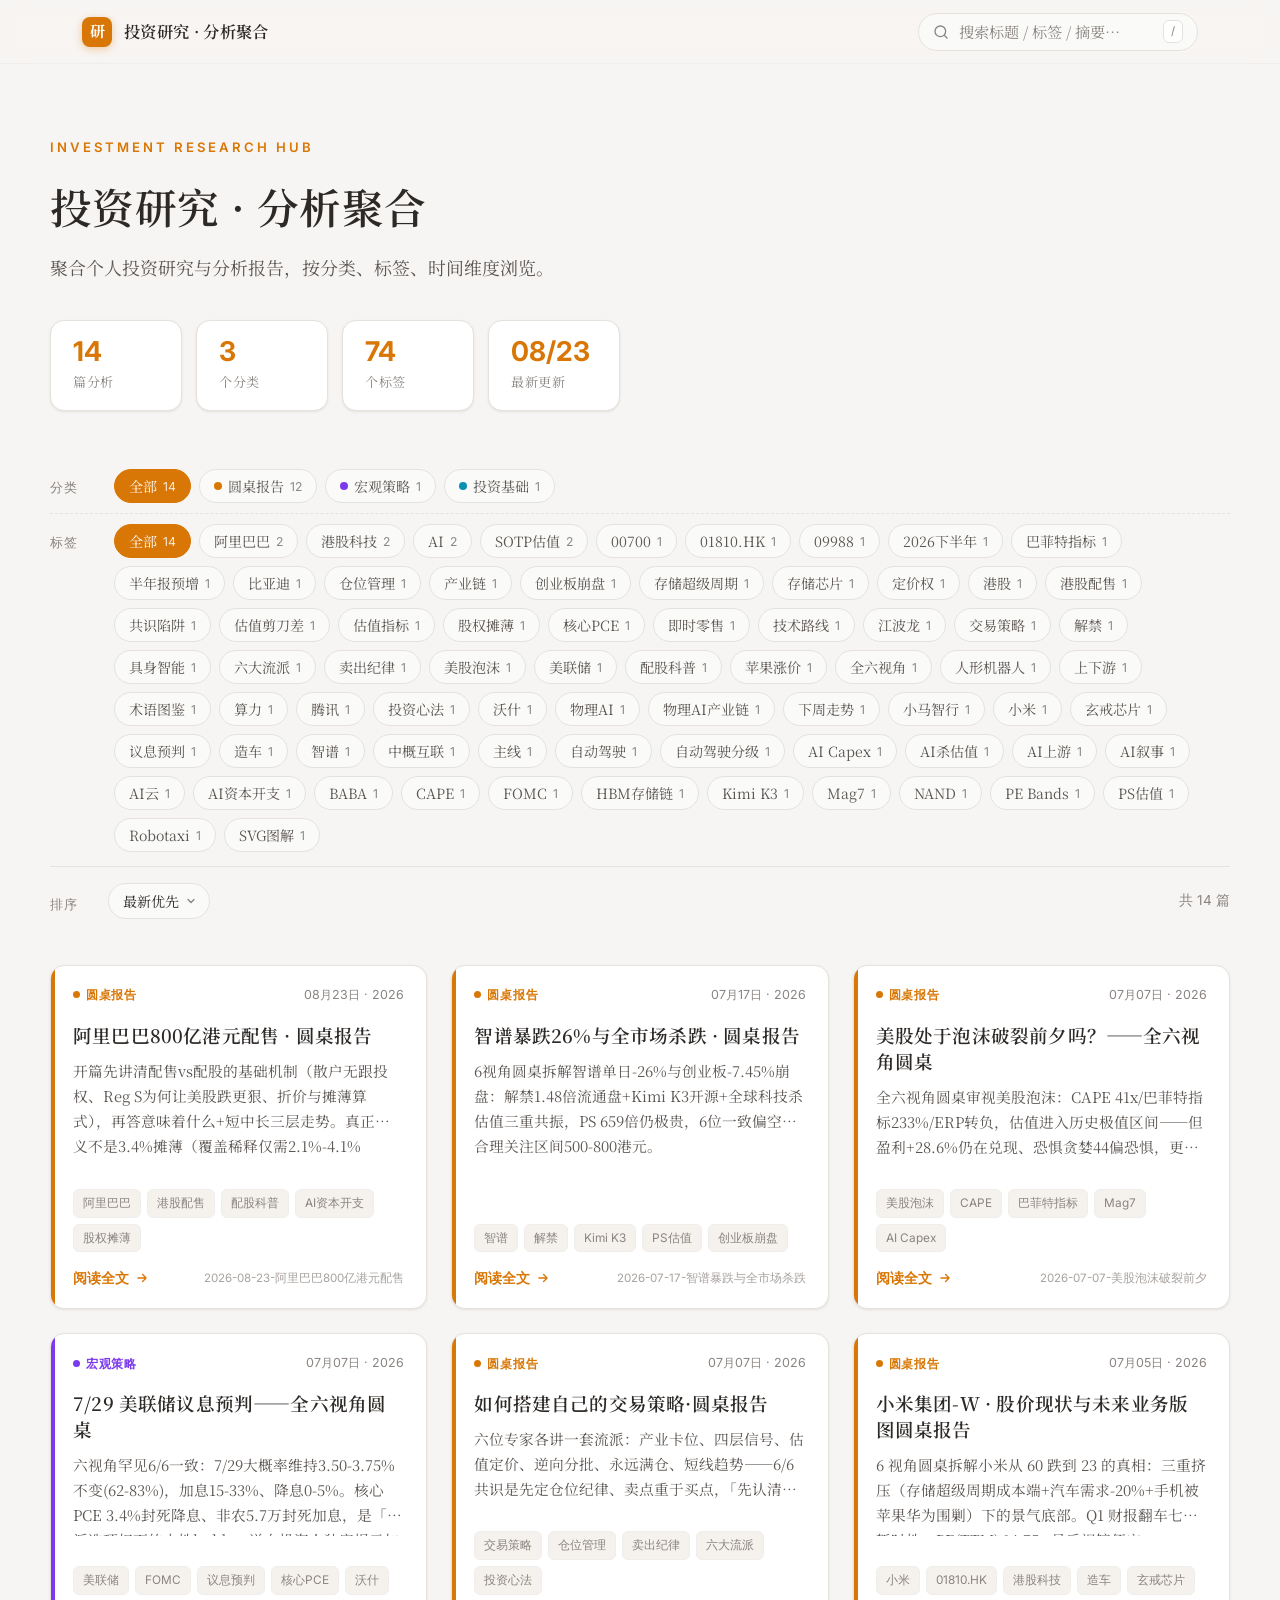
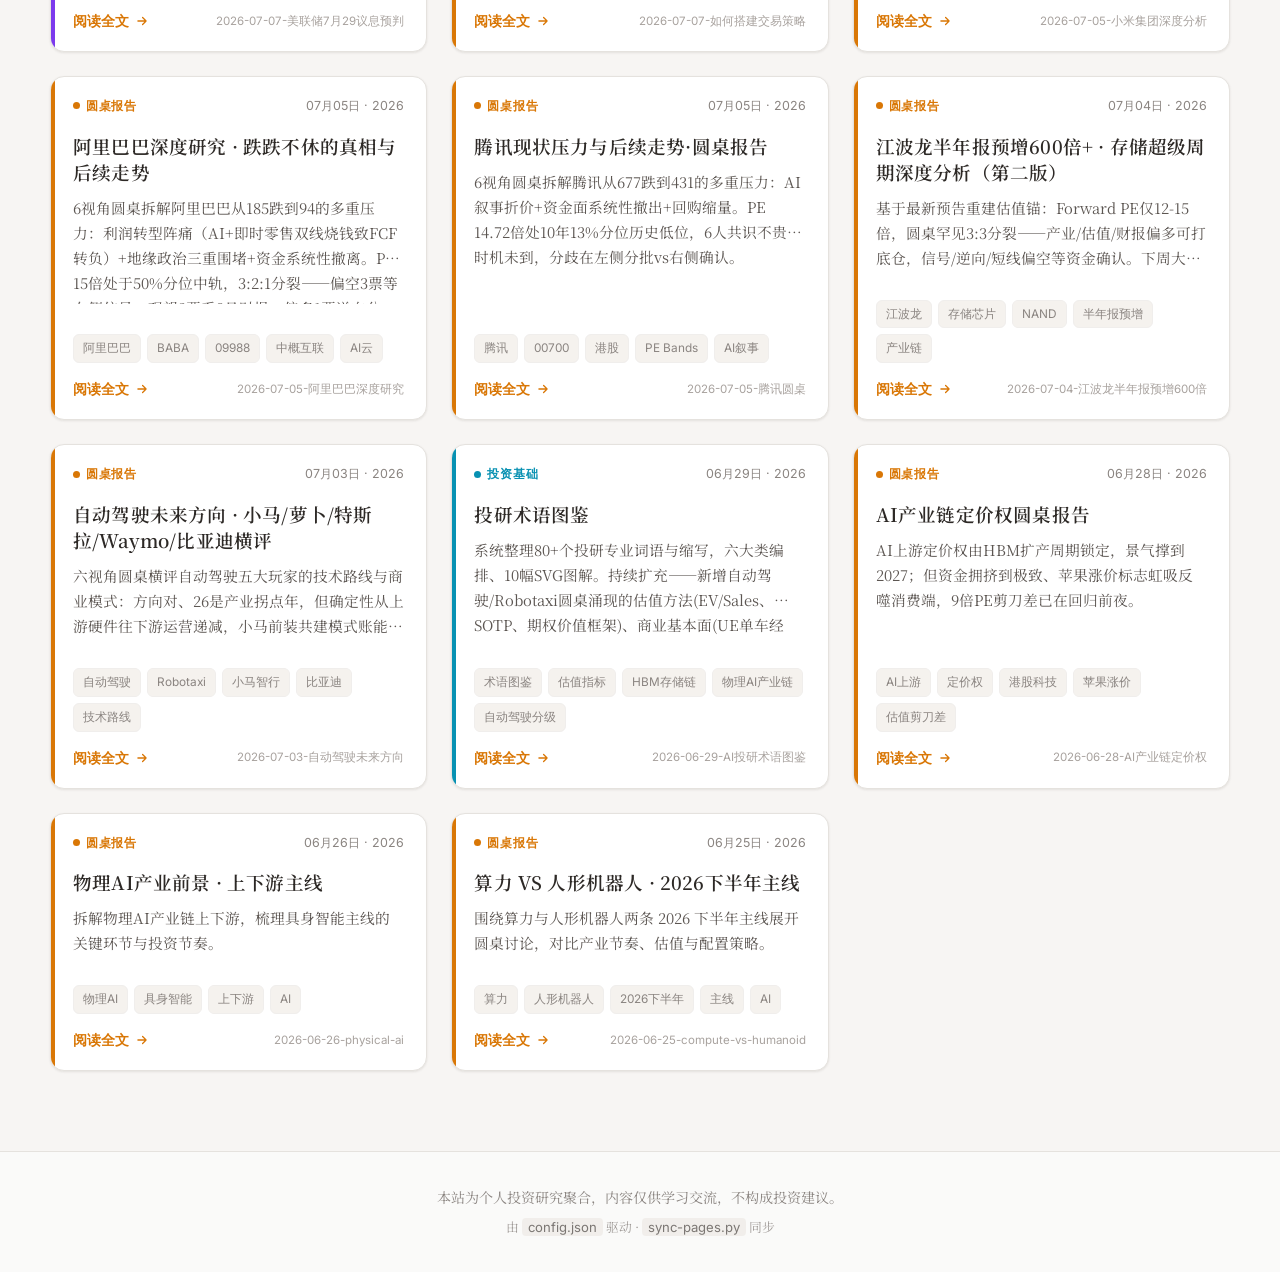
<file: index.html>
<!DOCTYPE html>
<html lang="zh-CN">
<head>
<meta charset="UTF-8">
<meta name="viewport" content="width=device-width, initial-scale=1.0">
<title>投资研究 · 分析聚合</title>
<link href="https://fonts.googleapis.com/css2?family=Noto+Serif+SC:wght@400;500;600;700&family=Inter:wght@400;500;600&display=swap" rel="stylesheet">
<link rel="stylesheet" href="assets/style.css">
</head>
<body>

<!-- ===== Nav ===== -->
<nav class="nav">
  <div class="nav-inner">
    <a class="nav-logo" href="#">
      <span class="nav-logo-mark">研</span>
      <span class="nav-logo-text">投资研究 · 分析聚合</span>
    </a>
    <div class="nav-tools">
      <div class="search">
        <svg class="search-icon" viewBox="0 0 24 24" width="16" height="16" aria-hidden="true"><path fill="none" stroke="currentColor" stroke-width="2" stroke-linecap="round" d="M21 21l-4.3-4.3M11 19a8 8 0 1 1 0-16 8 8 0 0 1 0 16z"/></svg>
        <input id="search" type="search" placeholder="搜索标题 / 标签 / 摘要…" autocomplete="off">
        <kbd class="search-kbd">/</kbd>
      </div>
    </div>
  </div>
</nav>

<!-- ===== Hero ===== -->
<header class="hero">
  <div class="hero-inner">
    <p class="kicker">INVESTMENT RESEARCH HUB</p>
    <h1 id="site-title">投资研究 · 分析聚合</h1>
    <p class="hero-dek" id="site-desc">聚合个人投资研究与分析报告，按分类、标签、时间维度浏览。</p>
    <div class="stats" id="stats" aria-live="polite"></div>
  </div>
</header>

<!-- ===== Filters ===== -->
<section class="filters" id="filters">
  <div class="filters-inner">
    <div class="filter-row">
      <span class="filter-label">分类</span>
      <div class="chips" id="cat-chips" role="group" aria-label="按分类筛选"></div>
    </div>
    <div class="filter-row">
      <span class="filter-label">标签</span>
      <div class="chips" id="tag-chips" role="group" aria-label="按标签筛选"></div>
    </div>
    <div class="filter-row filter-row--tools">
      <div class="sort">
        <span class="filter-label">排序</span>
        <select id="sort">
          <option value="date-desc">最新优先</option>
          <option value="date-asc">最早优先</option>
          <option value="title">按标题</option>
          <option value="category">按分类</option>
        </select>
      </div>
      <span class="result-count" id="result-count"></span>
    </div>
  </div>
</section>

<!-- ===== Grid ===== -->
<main class="main">
  <div class="grid" id="grid" aria-live="polite"></div>
  <div class="empty" id="empty" hidden>
    <div class="empty-mark">∅</div>
    <p class="empty-title">没有匹配的分析</p>
    <p class="empty-hint">试试调整筛选条件或清空搜索。</p>
    <button class="btn" id="reset-filters">清空所有筛选</button>
  </div>
</main>

<!-- ===== Footer ===== -->
<footer class="footer">
  <div class="footer-inner">
    <p>本站为个人投资研究聚合，内容仅供学习交流，不构成投资建议。</p>
    <p class="footer-meta">由 <code>config.json</code> 驱动 · <code>sync-pages.py</code> 同步</p>
  </div>
</footer>

<script src="assets/app.js"></script>
</body>
</html>
</file>
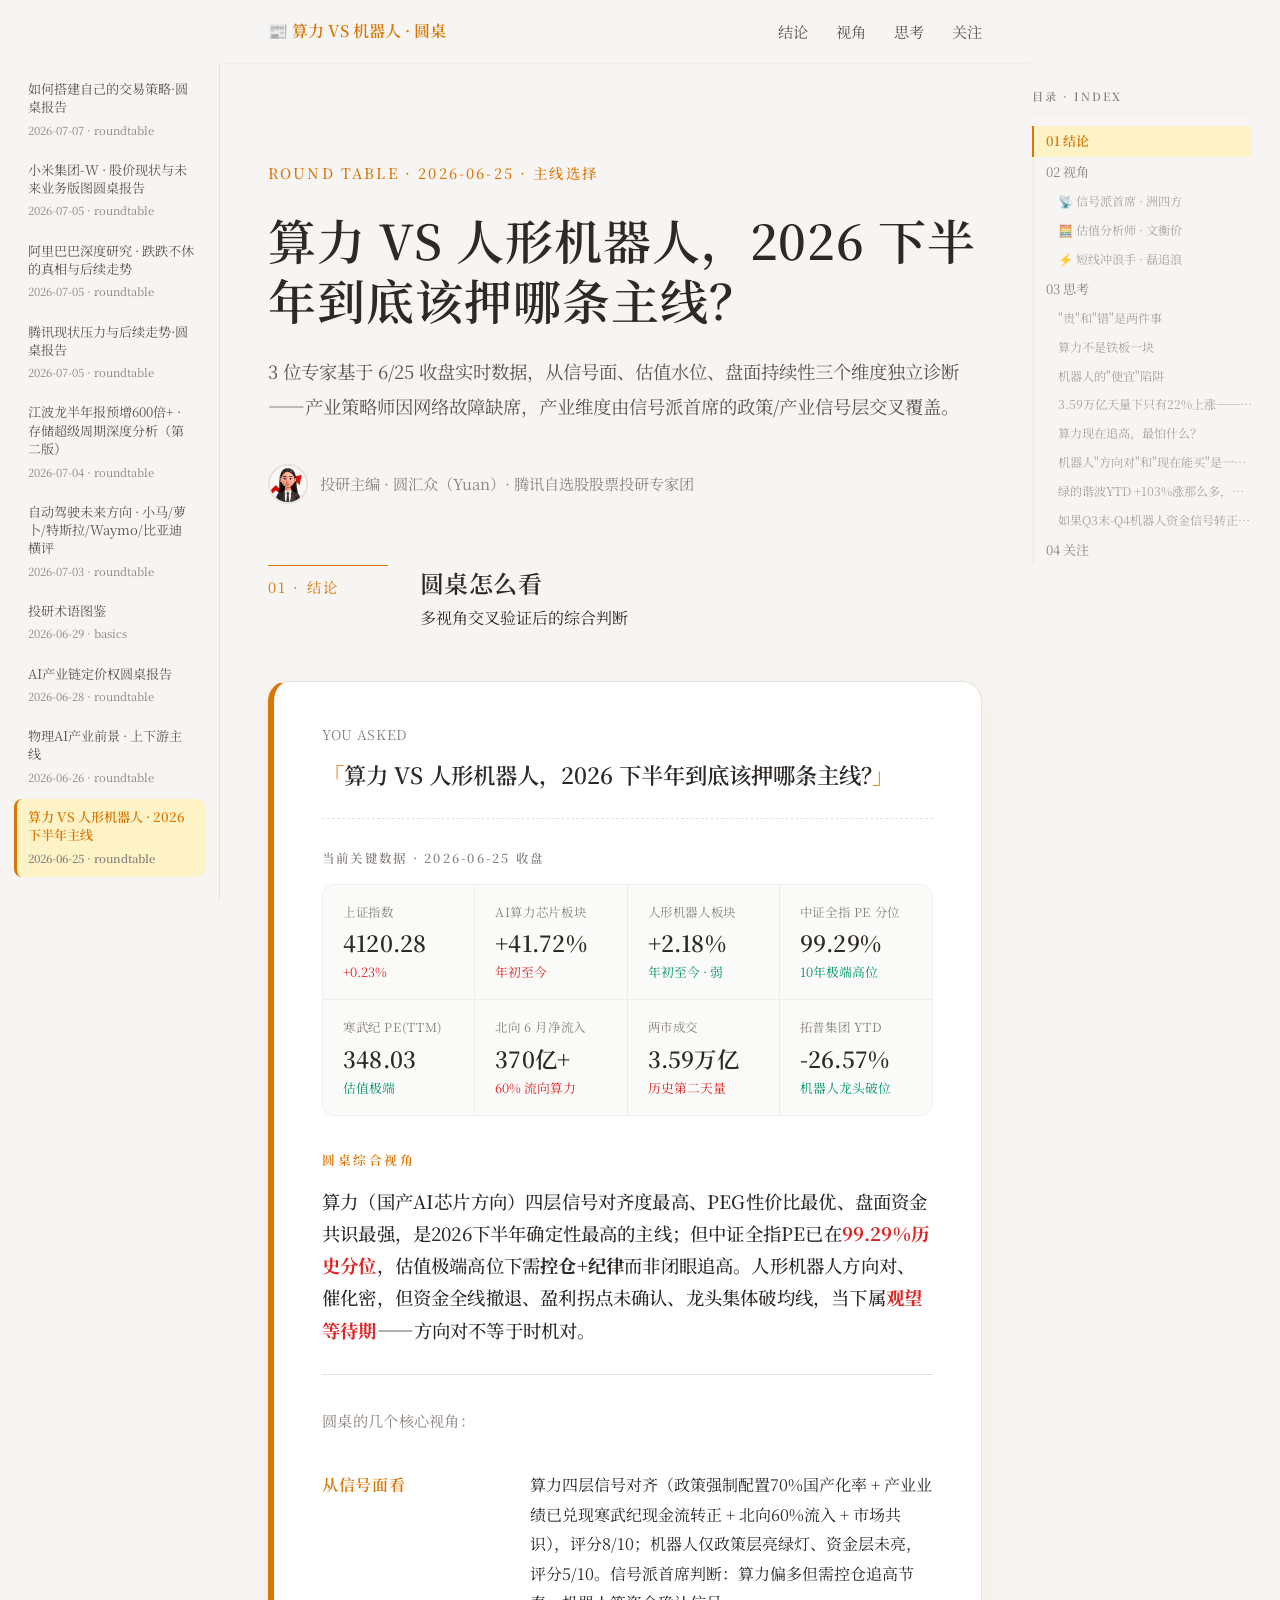
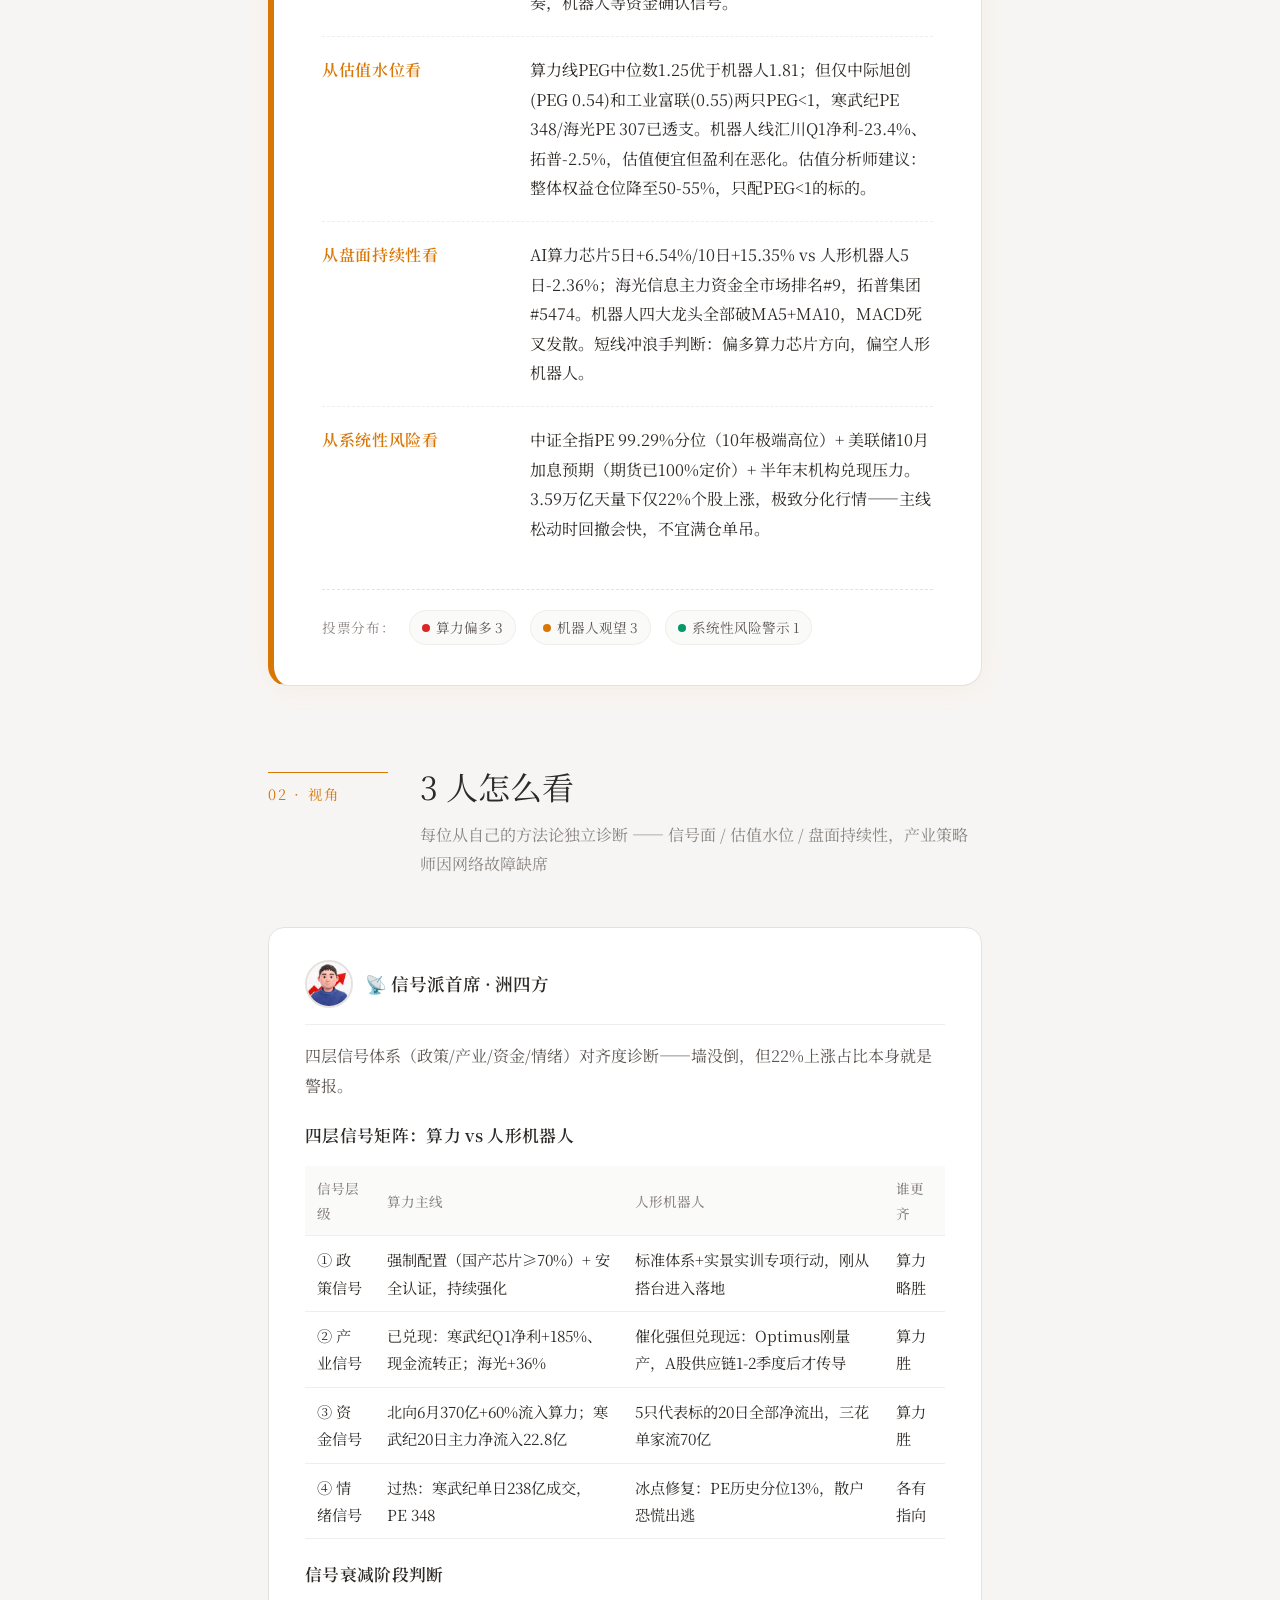
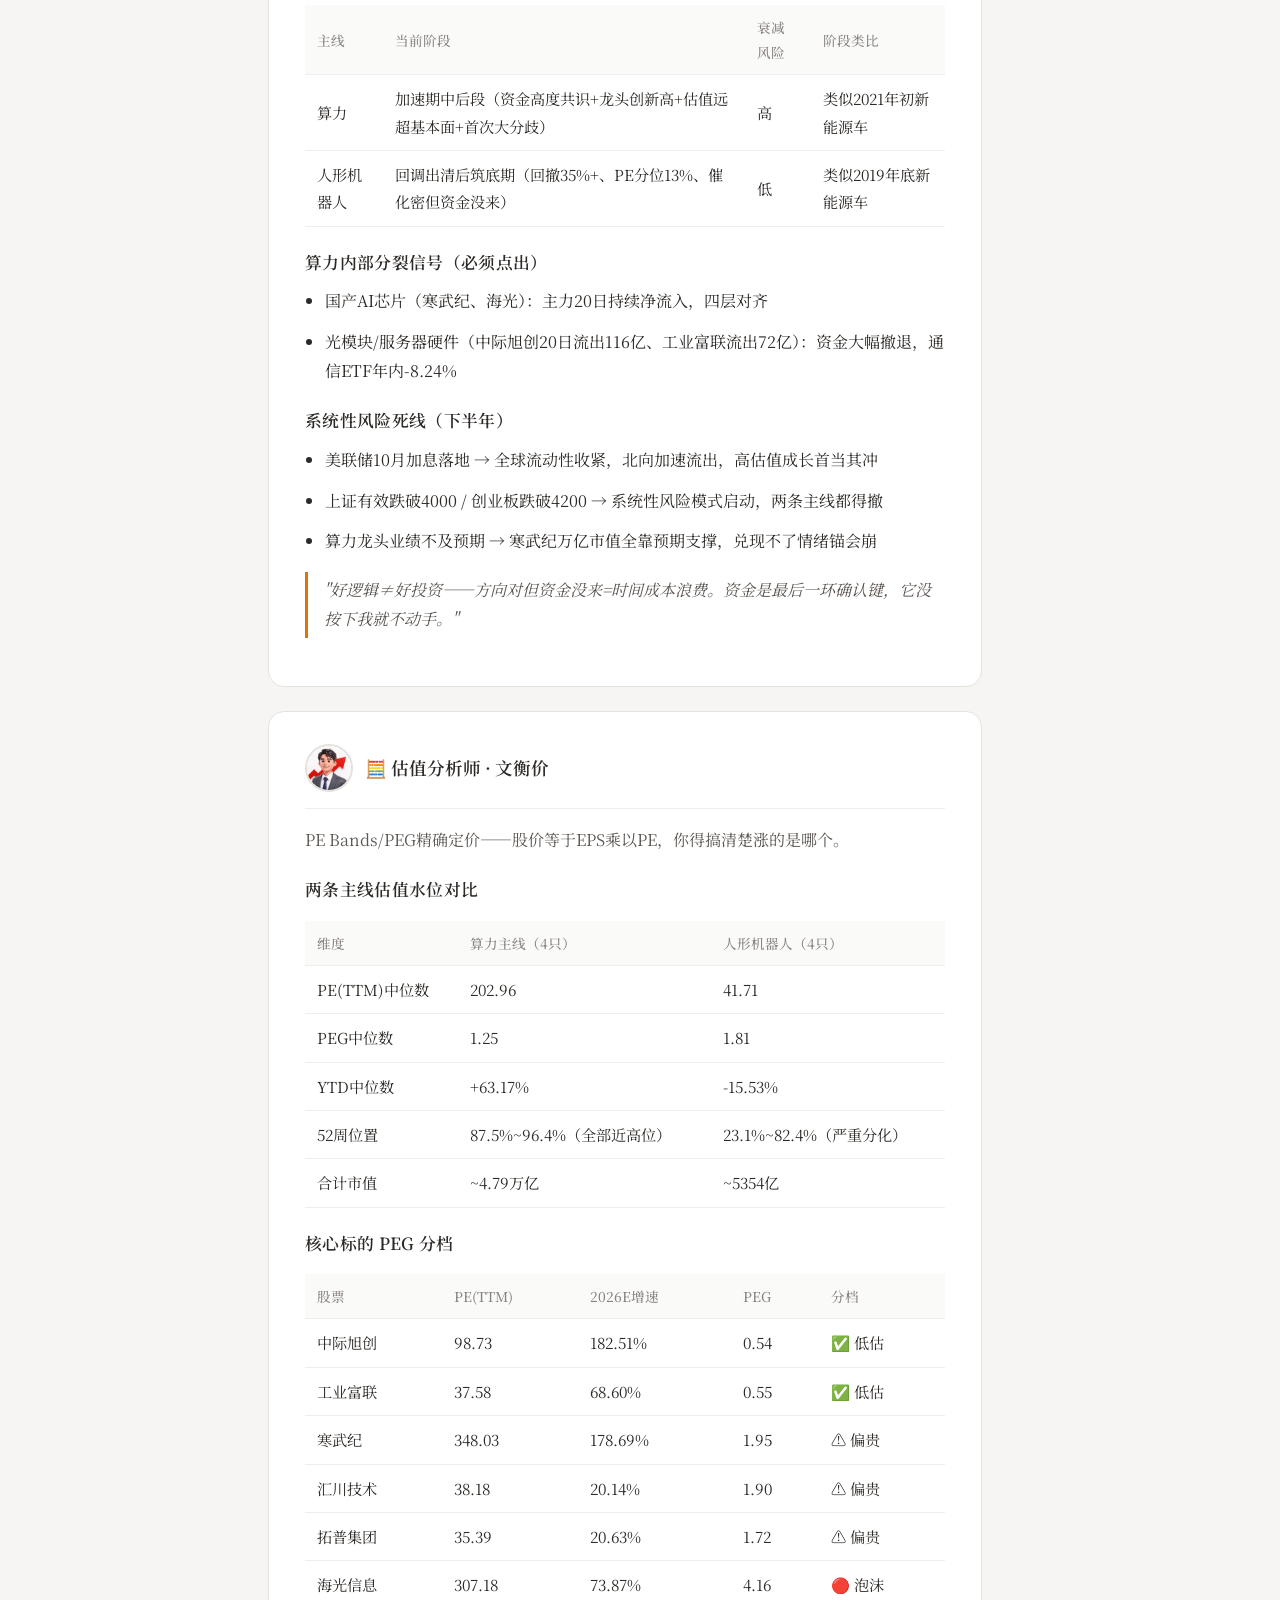
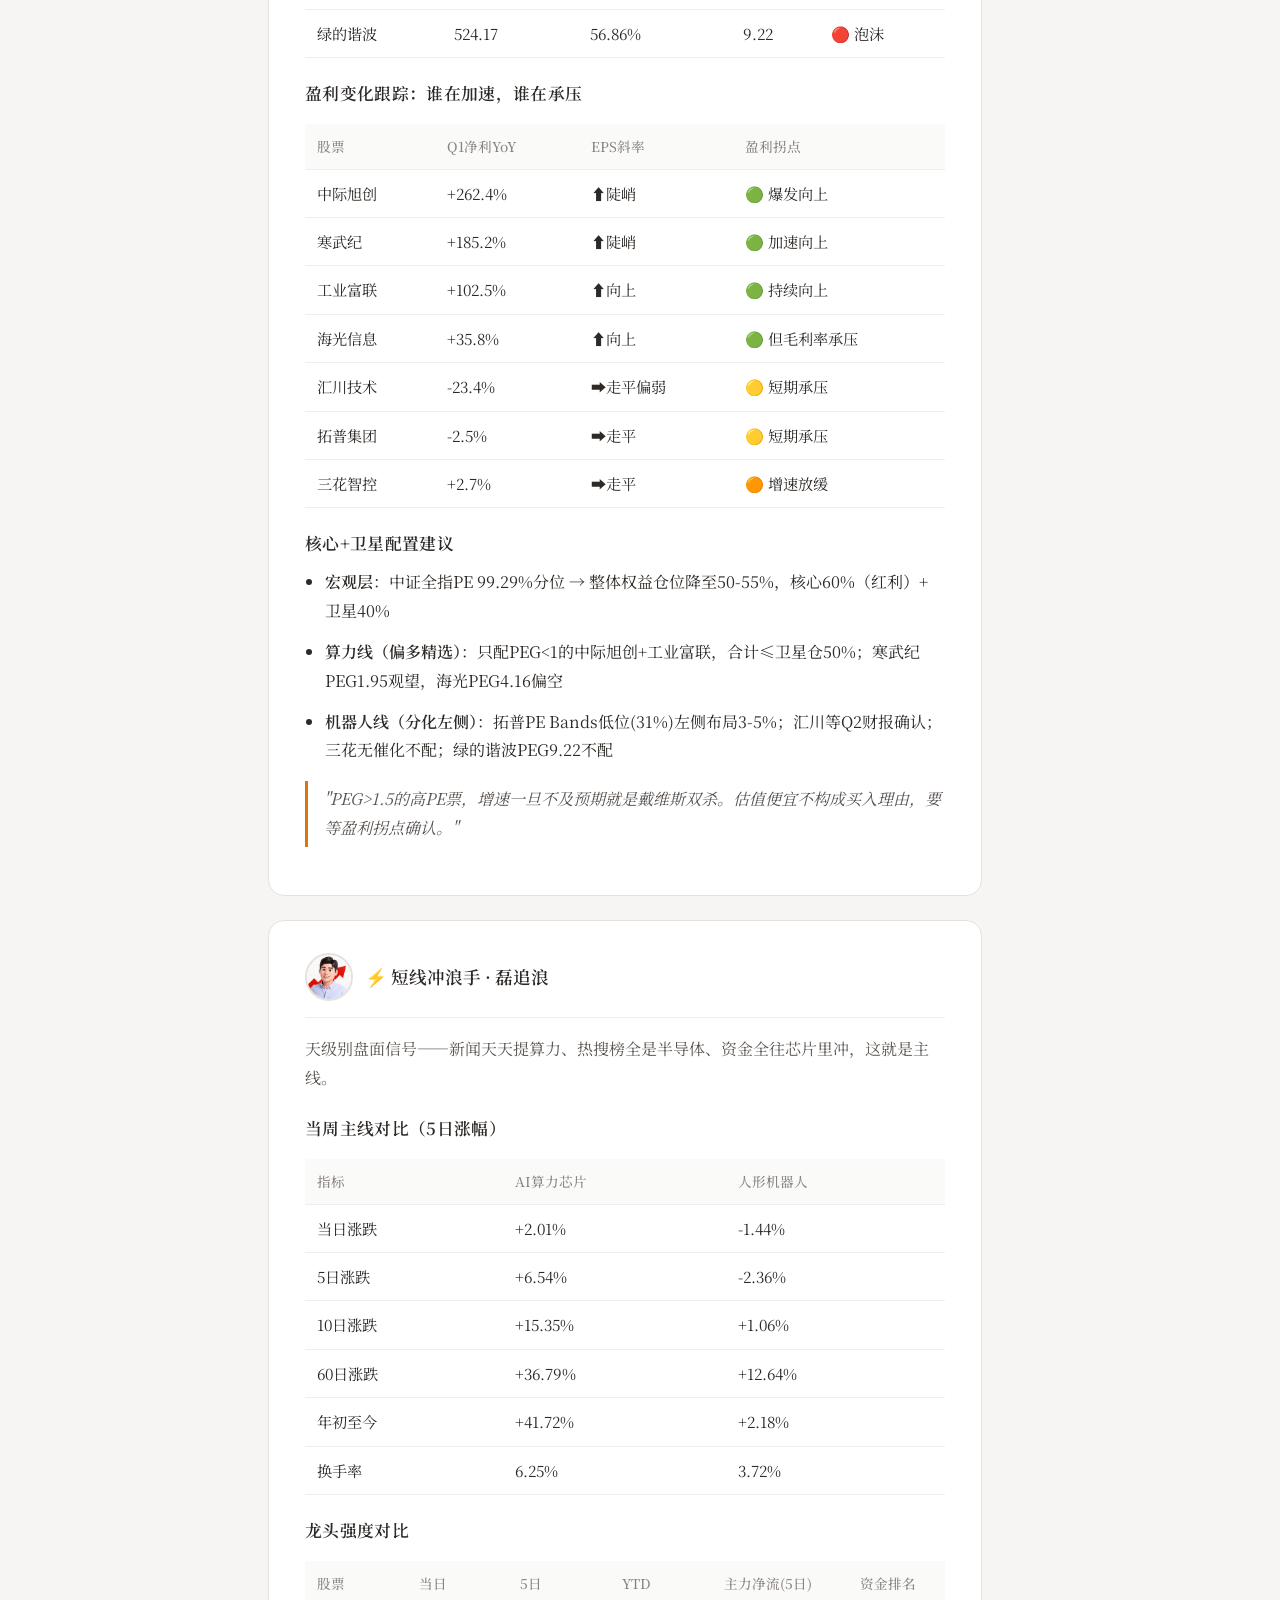
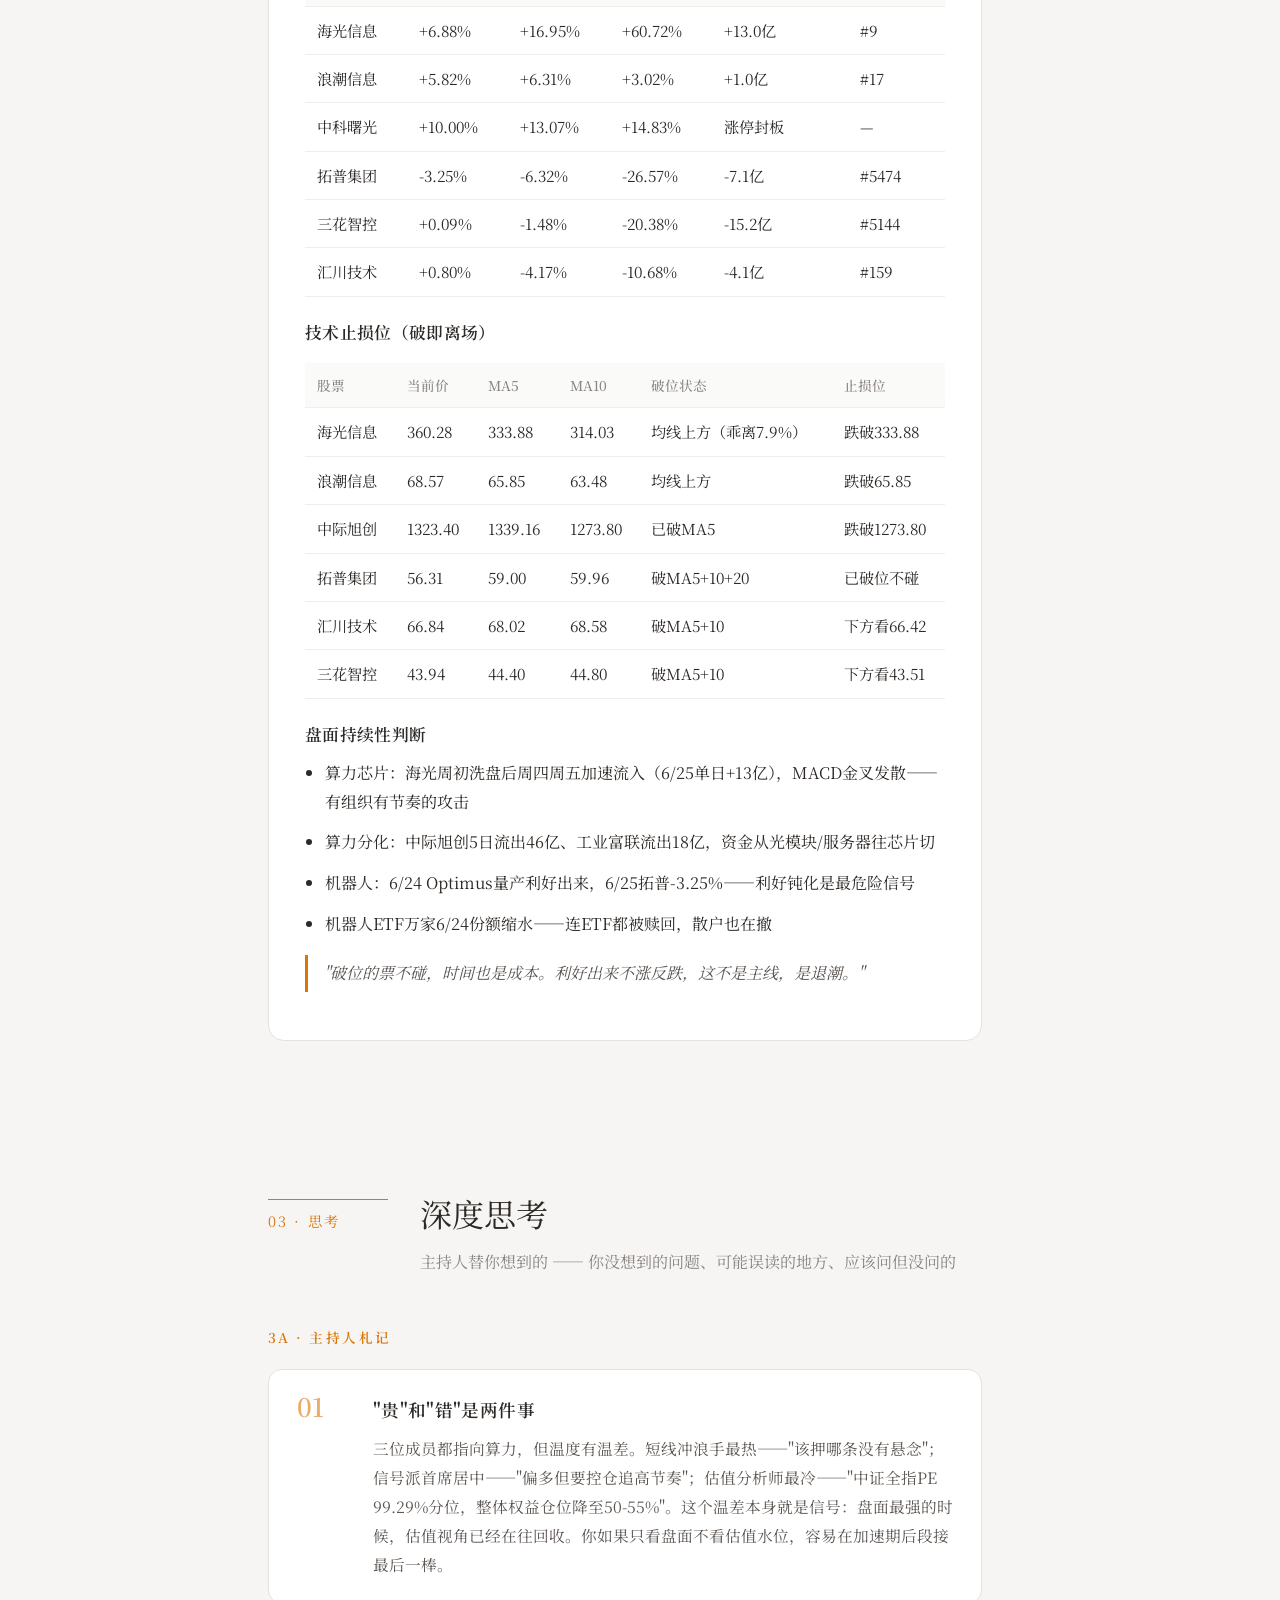
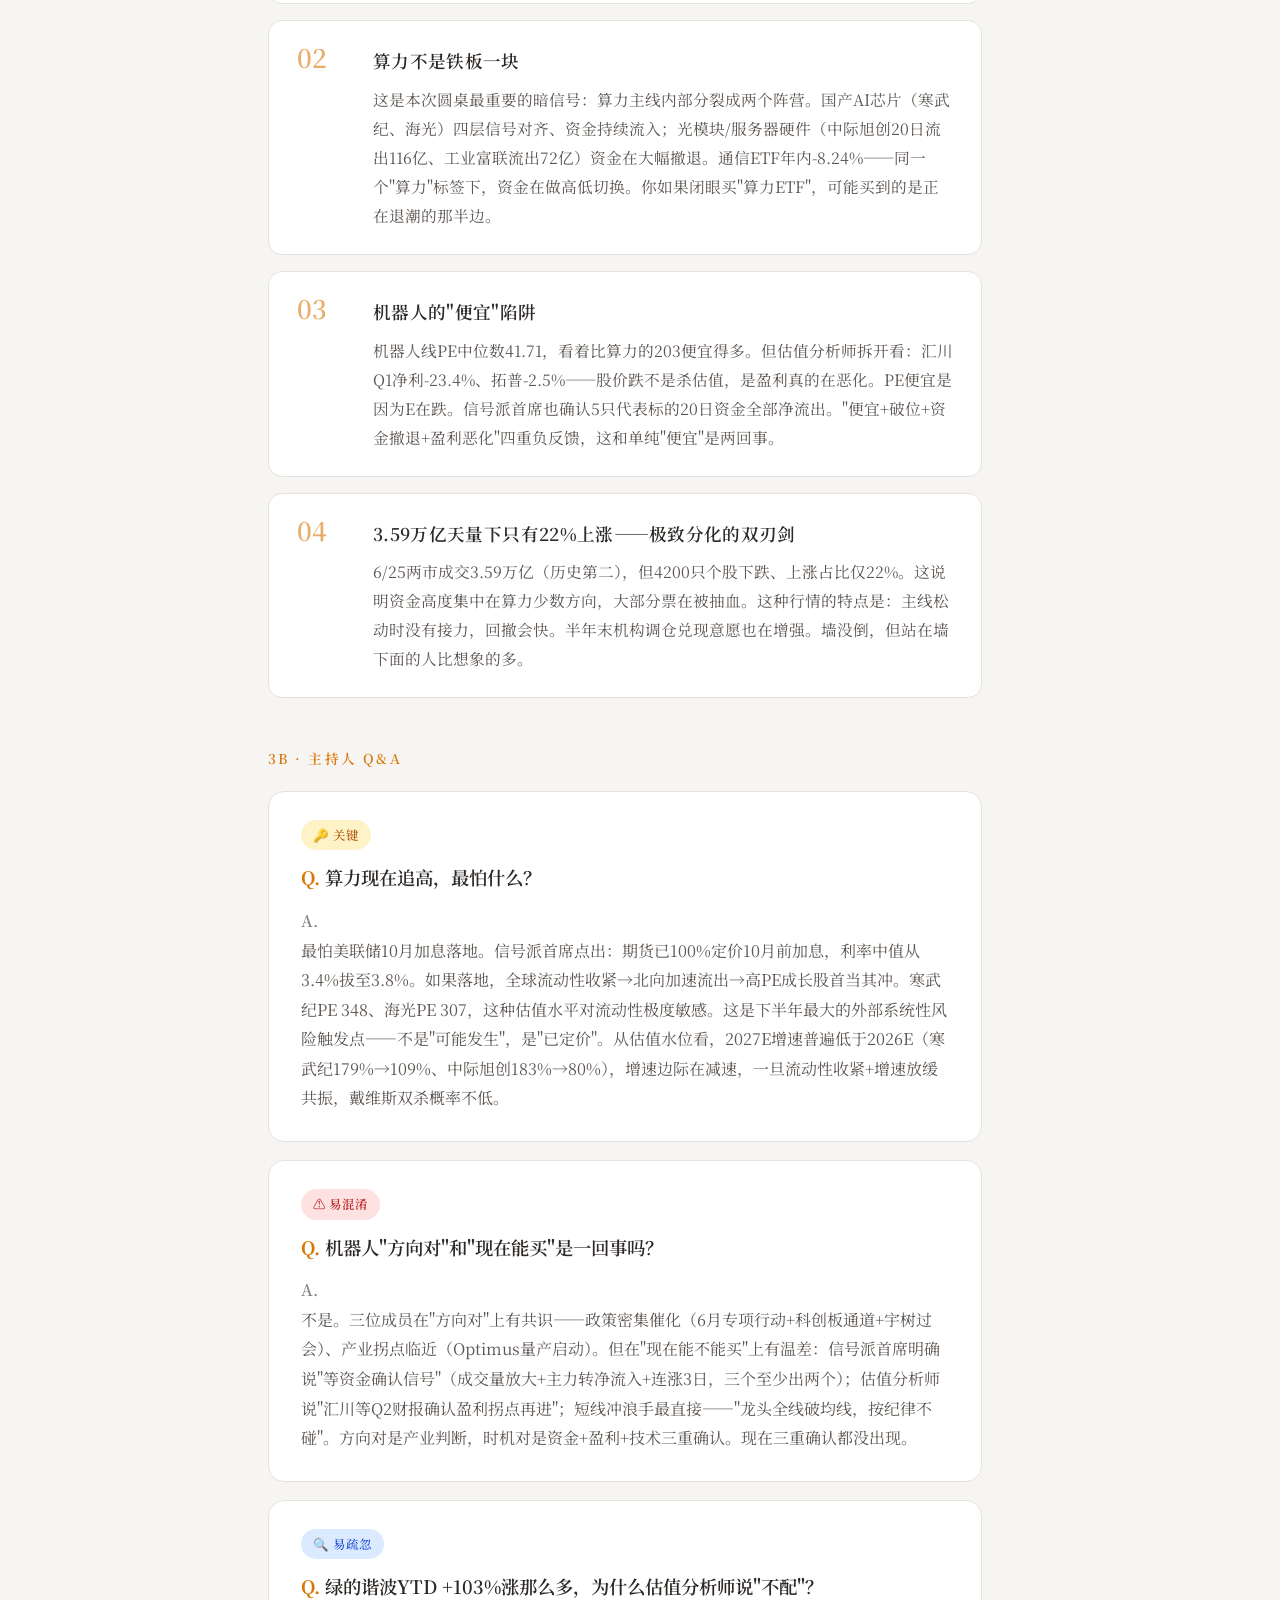
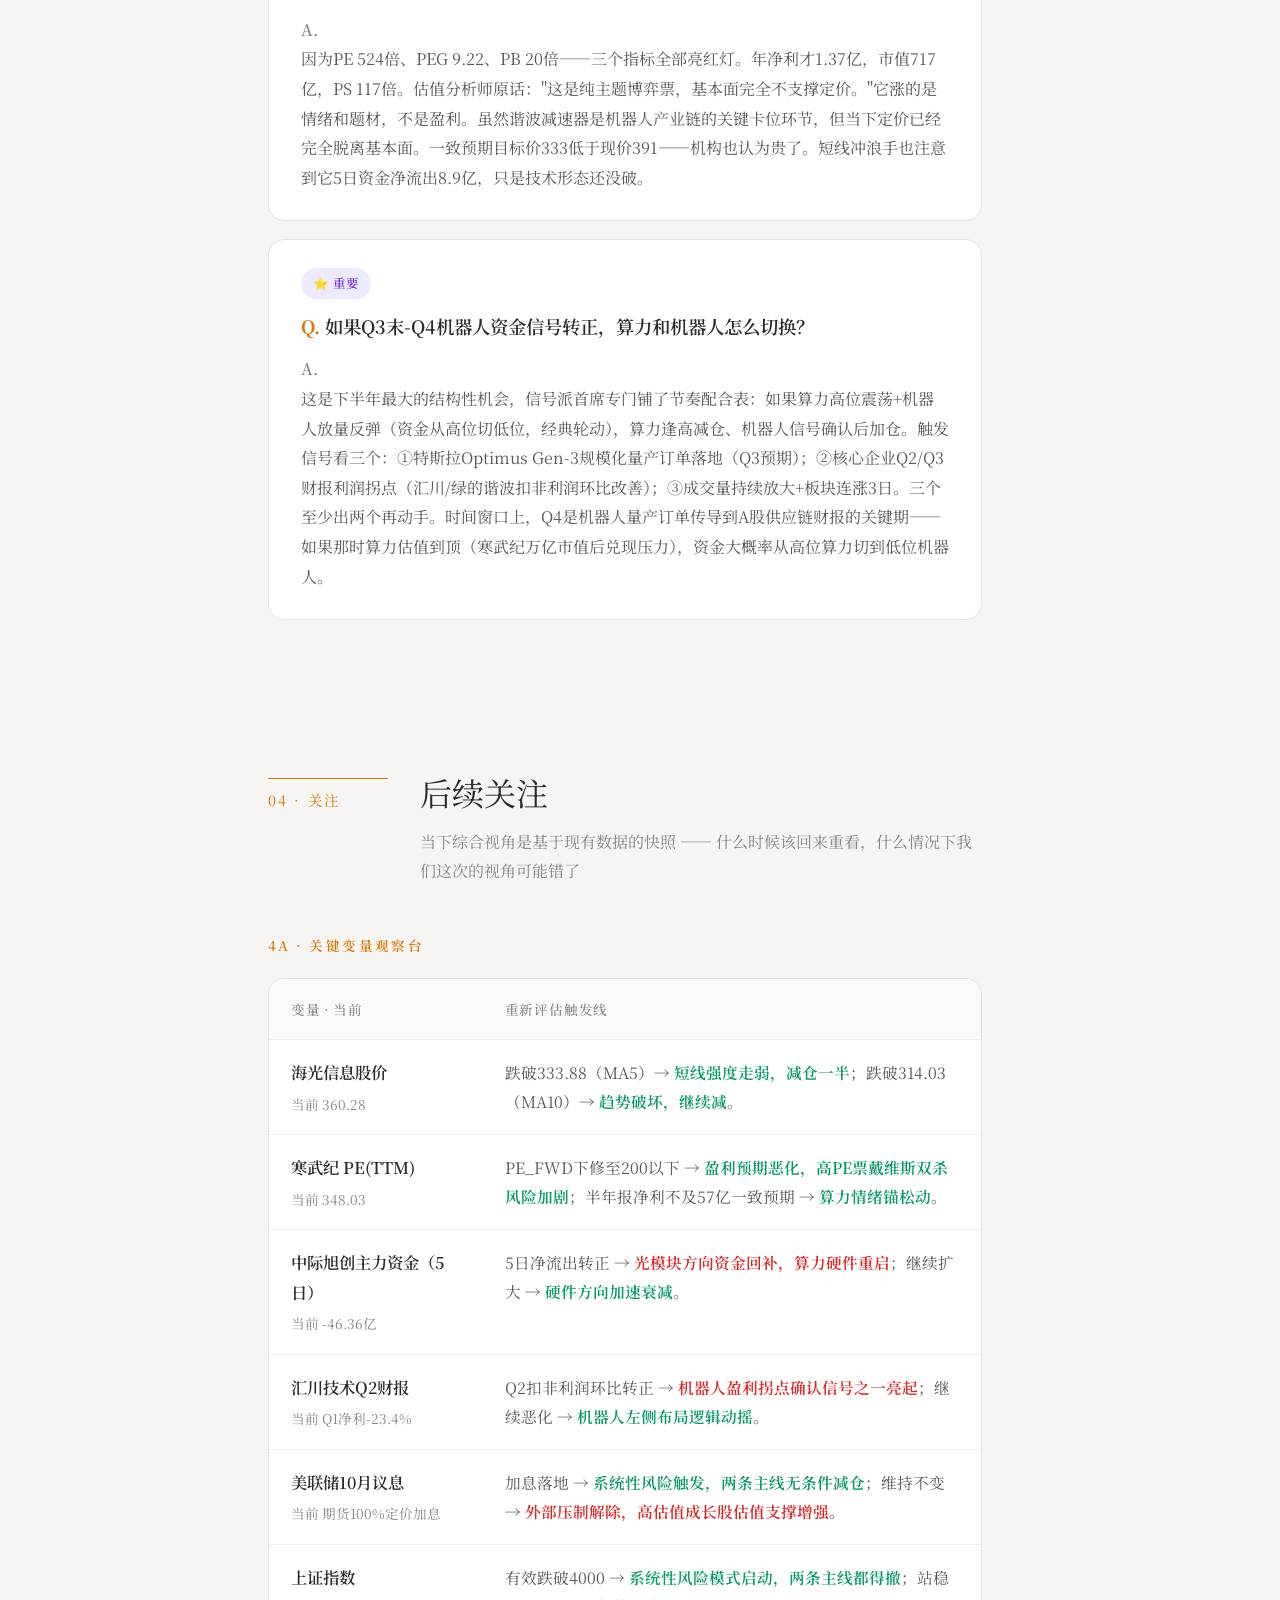
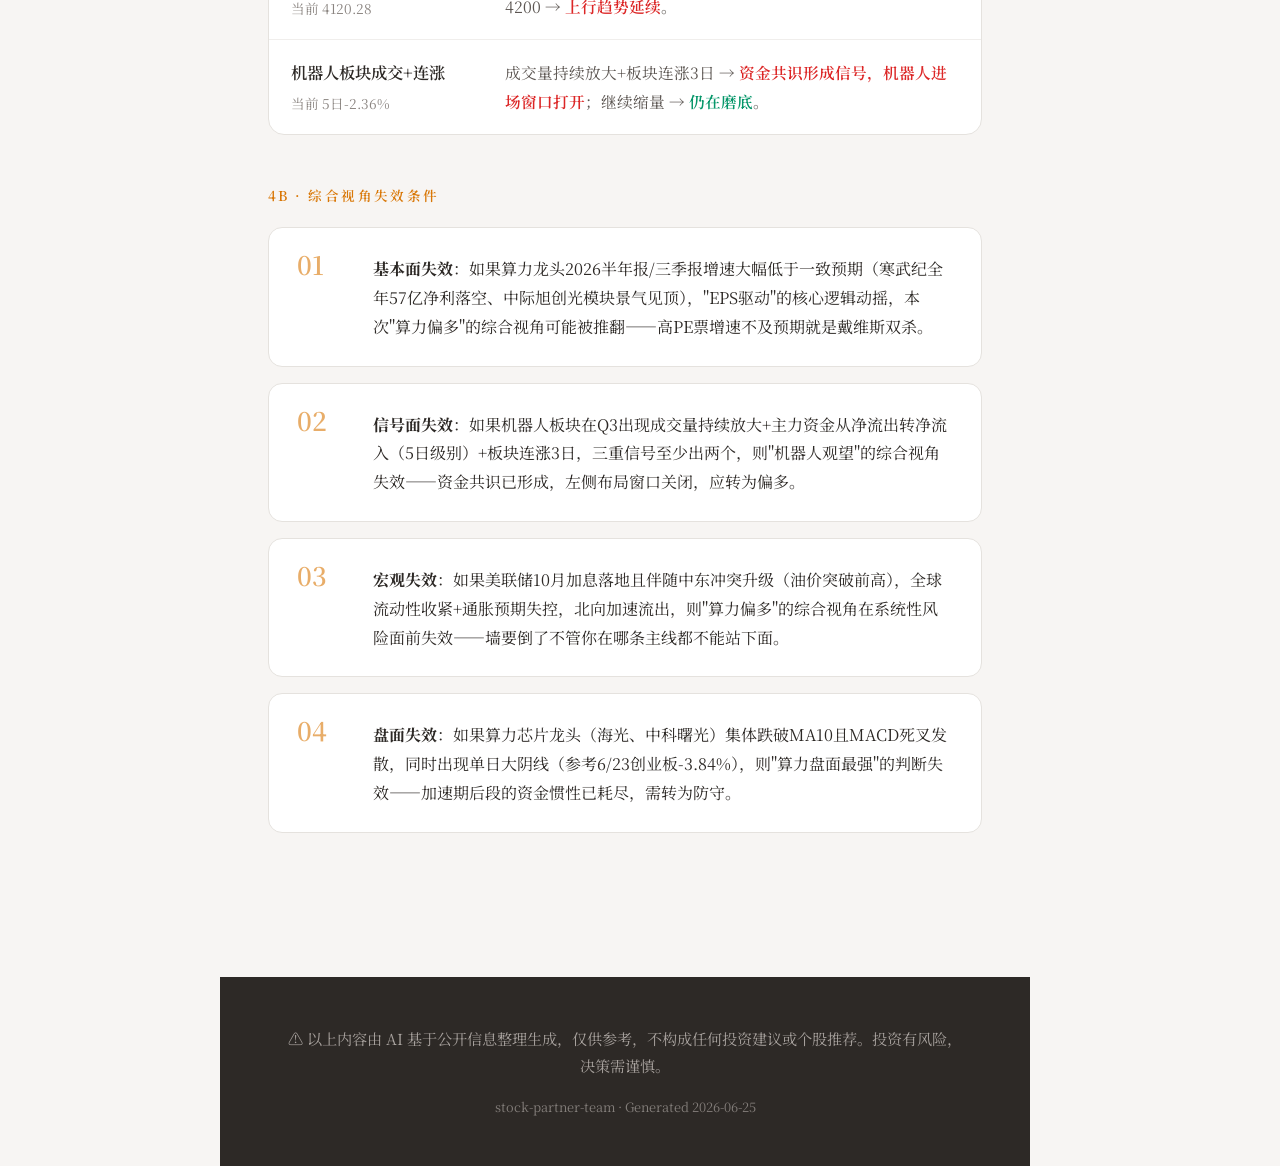
<file: pages/2026-06-25-算力VS人形机器人.html>
<!DOCTYPE html>
<html lang="zh-CN">
<head>
<meta charset="UTF-8">
<meta name="viewport" content="width=device-width, initial-scale=1.0">
<title>算力 VS 人形机器人 · 2026下半年主线</title>
<link href="https://fonts.googleapis.com/css2?family=Noto+Serif+SC:wght@400;500;600;700&display=swap" rel="stylesheet">
<style>
:root {
  --bg-primary: #F7F5F3; --bg-secondary: #FFFFFF; --bg-card: #FFFFFF;
  --bg-elevated: #FAFAF9; --bg-warm: #F5F2EE; --bg-dark: #2D2926;
  --text-primary: #2D2926; --text-secondary: #5C5652;
  --text-muted: #8A8480; --text-light: #A8A29E;
  --accent: #D97706; --accent-light: #FEF3C7; --accent-hover: #B45309;
  --border: #E5E2DE; --border-light: #F0EEEC;
  --red: #DC2626; --green: #059669; --gold: #D97706; --blue: #2563EB;
}
* { box-sizing: border-box; margin: 0; padding: 0; }
body {
  font-family: 'Noto Serif SC', 'Source Han Serif SC', 'Songti SC', Georgia, serif;
  background: var(--bg-primary); color: var(--text-primary);
  line-height: 1.8; font-size: 16px; -webkit-font-smoothing: antialiased;
}
h1, h2, h3, h4 { font-family: inherit; font-weight: 600; letter-spacing: 0.02em; }
a { color: var(--accent); text-decoration: none; }
a:hover { color: var(--accent-hover); }

.container { max-width: 1100px; margin: 0 auto; padding: 0 48px; }
.prose { max-width: 760px; margin: 0 auto; }
.prose p { font-size: 1.05rem; line-height: 1.9; margin-bottom: 20px; color: var(--text-primary); }
.section-head { max-width: 1100px; display: grid; grid-template-columns: 120px 1fr; gap: 32px; align-items: baseline; margin: 0 auto 48px; padding: 0 48px; }
.section-num { font-size: 0.9rem; color: var(--accent); letter-spacing: 0.15em; border-top: 1px solid var(--accent); padding-top: 8px; }
.section-title { font-size: 2rem; }
.section-lede { color: var(--text-muted); margin-top: 6px; font-size: 1rem; }
section { padding: 72px 0; }

/* ===== Nav ===== */
nav { position: sticky; top: 0; z-index: 100; height: 64px; display: flex; align-items: center; justify-content: space-between; padding: 0 48px; background: rgba(247,245,243,0.85); backdrop-filter: blur(12px); border-bottom: 1px solid var(--border-light); }
.nav-logo { font-weight: 600; font-size: 1rem; }
.nav-links { display: flex; gap: 28px; }
.nav-links a { color: var(--text-secondary); font-size: 0.95rem; }
.nav-links a:hover { color: var(--accent); }

/* ===== Hero ===== */
.hero { max-width: 1100px; margin: 0 auto; padding: 96px 48px 48px; }
.kicker { color: var(--accent); font-size: 0.9rem; letter-spacing: 0.15em; font-weight: 500; margin-bottom: 24px; }
.hero h1 { font-size: 3rem; line-height: 1.25; margin-bottom: 24px; max-width: 900px; }
.hero-dek { max-width: 760px; font-size: 1.15rem; color: var(--text-secondary); line-height: 1.9; margin-bottom: 40px; }
.host { display: inline-flex; align-items: center; gap: 12px; font-size: 0.95rem; color: var(--text-muted); }
.host img { width: 40px; height: 40px; border-radius: 50%; object-fit: cover; border: 2px solid var(--border); }

/* ===== Module 1 · Conclusion Card ===== */
.conclusion-wrap { max-width: 1100px; margin: 0 auto; padding: 0 48px; }
.conclusion-card {
  padding: 40px 48px;
  background: var(--bg-card); border: 1px solid var(--border);
  border-left: 6px solid var(--accent); border-radius: 20px;
  box-shadow: 0 4px 28px rgba(217, 119, 6, 0.06);
}
#conclusion { padding: 0; }
#conclusion .section-head { margin-bottom: 48px; }
.cc-question {
  font-size: 0.85rem; color: var(--text-muted); letter-spacing: 0.05em;
  margin-bottom: 8px; text-transform: uppercase;
}
.cc-question-text {
  font-size: 1.4rem; font-weight: 600; color: var(--text-primary);
  margin-bottom: 28px; padding-bottom: 24px; border-bottom: 1px dashed var(--border);
}
.cc-question-text::before { content: "「"; color: var(--accent); }
.cc-question-text::after { content: "」"; color: var(--accent); }

.cc-snapshot { margin-bottom: 32px; }
.cc-snapshot-label {
  font-size: 0.78rem; color: var(--text-muted); letter-spacing: 0.18em;
  font-weight: 600; margin-bottom: 14px; text-transform: uppercase;
}
.cc-snapshot-grid {
  display: grid; grid-template-columns: repeat(4, 1fr);
  background: var(--bg-elevated); border: 1px solid var(--border-light);
  border-radius: 12px; overflow: hidden;
}
.cc-snap-cell {
  padding: 16px 20px;
  border-right: 1px solid var(--border-light);
  border-bottom: 1px solid var(--border-light);
  background: var(--bg-elevated);
}
.cc-snap-cell:nth-child(4n) { border-right: none; }
.cc-snap-cell:nth-last-child(-n+4) { border-bottom: none; }
.cc-snap-cell-label {
  font-size: 0.78rem; color: var(--text-muted); letter-spacing: 0.05em;
  margin-bottom: 6px;
}
.cc-snap-cell-value {
  font-size: 1.4rem; font-weight: 600; color: var(--text-primary);
  font-variant-numeric: tabular-nums; line-height: 1.2;
  letter-spacing: 0.01em;
}
.cc-snap-cell-sub {
  font-size: 0.8rem; color: var(--text-muted); margin-top: 4px;
  font-variant-numeric: tabular-nums;
}
.cc-snap-up { color: var(--red); }
.cc-snap-down { color: var(--green); }

.cc-headline-label {
  font-size: 0.8rem; color: var(--accent); letter-spacing: 0.2em;
  font-weight: 600; margin-bottom: 14px; text-transform: uppercase;
}
.cc-headline {
  font-size: 1.15rem; font-weight: 500; color: var(--text-primary);
  letter-spacing: 0.01em; line-height: 1.75;
  margin-bottom: 32px; padding-bottom: 28px;
  border-bottom: 1px solid var(--border);
}
.cc-headline strong { font-weight: 700; color: var(--text-primary); }
.cc-headline em { font-style: normal; font-weight: 700; color: var(--red); }

.cc-actions-intro {
  font-size: 0.95rem; color: var(--text-muted); letter-spacing: 0.02em;
  margin-bottom: 18px;
}
.cc-actions {
  display: flex; flex-direction: column;
  margin-bottom: 28px;
}
.cc-action-row {
  display: grid; grid-template-columns: 180px 1fr;
  gap: 28px; padding: 18px 0; align-items: baseline;
  border-bottom: 1px dashed var(--border-light);
}
.cc-action-row:last-child { border-bottom: none; }
.cc-action-label {
  font-weight: 600; color: var(--accent); font-size: 1rem;
  letter-spacing: 0.04em;
}
.cc-action-detail {
  color: var(--text-primary); font-size: 1rem; line-height: 1.85;
}
.cc-action-detail strong { color: var(--text-primary); font-weight: 600; }

.cc-vote {
  display: flex; gap: 14px; flex-wrap: wrap; align-items: center;
  padding-top: 20px; border-top: 1px dashed var(--border);
}
.cc-vote-label { font-size: 0.85rem; color: var(--text-muted); letter-spacing: 0.05em; }
.cc-vote-tag {
  display: inline-flex; align-items: center; gap: 6px;
  font-size: 0.85rem; color: var(--text-secondary);
  padding: 4px 12px; background: var(--bg-elevated); border-radius: 999px;
  border: 1px solid var(--border-light);
}
.cc-vote-tag .dot { width: 8px; height: 8px; border-radius: 50%; }

/* ===== Module 2 · Voice Card ===== */
.voice-stack { max-width: 1100px; margin: 0 auto; padding: 0 48px; display: flex; flex-direction: column; gap: 24px; }
.voice-card { background: var(--bg-card); border: 1px solid var(--border); border-radius: 16px; padding: 32px 36px; min-width: 0; }
.voice-head { display: flex; align-items: center; gap: 12px; padding-bottom: 16px; margin-bottom: 16px; border-bottom: 1px solid var(--border-light); }
.voice-head img { width: 48px; height: 48px; border-radius: 50%; object-fit: cover; border: 2px solid var(--border); }
.voice-name { font-weight: 600; font-size: 1.1rem; flex: 1; }
.voice-card ol, .voice-card ul { padding-left: 20px; }
.voice-card li { margin-bottom: 12px; line-height: 1.8; }
.voice-card strong { color: var(--text-primary); font-weight: 600; }
.voice-card h4 { margin: 20px 0 10px; font-size: 1.05rem; color: var(--text-primary); }
.voice-card p { margin-bottom: 14px; line-height: 1.85; color: var(--text-secondary); }
.voice-card table { width: 100%; border-collapse: collapse; font-variant-numeric: tabular-nums; font-size: 0.95rem; margin: 16px 0; }
.voice-card th, .voice-card td { padding: 10px 12px; text-align: left; border-bottom: 1px solid var(--border-light); }
.voice-card th { color: var(--text-muted); font-weight: 500; background: var(--bg-elevated); font-size: 0.85rem; }
.voice-card .table-scroll { overflow-x: auto; margin: 16px 0; }
.voice-card .pull-quote { border-left: 3px solid var(--accent); padding: 4px 0 4px 16px; margin: 16px 0; color: var(--text-secondary); font-style: italic; }

/* ===== Module 3a · Notes List（主持人札记） ===== */
.notes-stack { max-width: 1100px; margin: 0 auto; padding: 0 48px; display: flex; flex-direction: column; gap: 16px; }
.note-item { background: var(--bg-card); border: 1px solid var(--border); border-radius: 14px; padding: 24px 28px; display: grid; grid-template-columns: 56px 1fr; gap: 20px; align-items: baseline; }
.note-num { font-size: 1.6rem; font-weight: 600; color: var(--accent); font-variant-numeric: tabular-nums; line-height: 1; opacity: 0.6; }
.note-body h4 { font-size: 1.1rem; margin-bottom: 8px; color: var(--text-primary); }
.note-body p { font-size: 0.98rem; line-height: 1.85; color: var(--text-secondary); margin: 0 0 12px; }
.note-body p:last-child { margin-bottom: 0; }
.note-body p strong { color: var(--text-primary); }

/* ===== Module 3b · Q&A Card（主持人 Q&A） ===== */
.qa-stack { max-width: 1100px; margin: 0 auto; padding: 0 48px; display: flex; flex-direction: column; gap: 18px; }
.qa-card { background: var(--bg-card); border: 1px solid var(--border); border-radius: 16px; padding: 28px 32px; }
.qa-tag { display: inline-flex; align-items: center; gap: 6px; font-size: 0.78rem; letter-spacing: 0.06em; padding: 4px 12px; border-radius: 999px; background: var(--bg-warm); color: var(--text-secondary); margin-bottom: 14px; font-weight: 500; }
.qa-tag.tag-key { background: #FEF3C7; color: #B45309; }
.qa-tag.tag-confuse { background: #FEE2E2; color: #B91C1C; }
.qa-tag.tag-miss { background: #DBEAFE; color: #1D4ED8; }
.qa-tag.tag-meta { background: #EDE9FE; color: #6D28D9; }
.qa-question { font-size: 1.15rem; font-weight: 600; color: var(--text-primary); margin-bottom: 14px; line-height: 1.5; }
.qa-question::before { content: "Q. "; color: var(--accent); font-weight: 700; }
.qa-answer { color: var(--text-secondary); font-size: 1rem; line-height: 1.85; }
.qa-answer::before { content: "A. "; color: var(--text-muted); font-weight: 600; margin-right: 4px; }
.qa-answer p { margin-bottom: 12px; }
.qa-answer p:last-child { margin-bottom: 0; }
.qa-answer strong { color: var(--text-primary); }

/* ===== Module 4 · Trigger Table（关键变量触发表） ===== */
.trigger-wrap { max-width: 1100px; margin: 0 auto; padding: 0 48px; }
.trigger-table { width: 100%; border-collapse: separate; border-spacing: 0; background: var(--bg-card); border: 1px solid var(--border); border-radius: 16px; overflow: hidden; font-variant-numeric: tabular-nums; }
.trigger-table th, .trigger-table td { padding: 18px 22px; text-align: left; border-bottom: 1px solid var(--border-light); vertical-align: top; }
.trigger-table tr:last-child td { border-bottom: none; }
.trigger-table th { background: var(--bg-elevated); color: var(--text-muted); font-size: 0.85rem; font-weight: 500; letter-spacing: 0.06em; text-transform: uppercase; }
.trigger-var { font-weight: 600; color: var(--text-primary); font-size: 1.02rem; min-width: 200px; }
.trigger-var .now { display: block; font-weight: 400; color: var(--text-muted); font-size: 0.85rem; margin-top: 4px; letter-spacing: 0; text-transform: none; }
.trigger-action { color: var(--text-secondary); font-size: 0.98rem; line-height: 1.85; }
.trigger-action strong { color: var(--text-primary); font-weight: 600; }
.trigger-action .up { color: var(--red); font-weight: 600; }
.trigger-action .down { color: var(--green); font-weight: 600; }

/* ===== Sub-section divider（用于 Module 3 内部 3a / 3b 分隔） ===== */
.subsection-label { max-width: 1100px; margin: 48px auto 20px; padding: 0 48px; font-size: 0.85rem; color: var(--accent); letter-spacing: 0.18em; text-transform: uppercase; font-weight: 600; }
.subsection-label:first-of-type { margin-top: 0; }

/* ===== Passage Card（兜底承接：4 模块外的非标内容） ===== */
.passage-card { background: var(--bg-card); border: 1px solid var(--border); border-radius: 16px; padding: 36px 40px; max-width: 1100px; margin: 0 auto 24px; }
.passage-card h3 { font-size: 1.3rem; margin-bottom: 16px; color: var(--text-primary); }
.passage-card h4 { font-size: 1.05rem; margin: 24px 0 10px; color: var(--text-primary); }
.passage-card p { font-size: 1rem; line-height: 1.9; margin-bottom: 16px; color: var(--text-secondary); }
.passage-card ul, .passage-card ol { padding-left: 22px; margin-bottom: 16px; }
.passage-card li { margin-bottom: 8px; line-height: 1.85; color: var(--text-secondary); }
.passage-card strong { color: var(--text-primary); font-weight: 600; }
.passage-card table { width: 100%; border-collapse: collapse; font-variant-numeric: tabular-nums; font-size: 0.95rem; margin: 16px 0 24px; }
.passage-card th, .passage-card td { padding: 12px 14px; text-align: left; border-bottom: 1px solid var(--border-light); vertical-align: top; }
.passage-card th { color: var(--text-muted); font-weight: 500; background: var(--bg-elevated); letter-spacing: 0.04em; font-size: 0.85rem; }

/* ===== Footer ===== */
footer { background: var(--bg-dark); color: var(--text-light); padding: 48px; text-align: center; margin-top: 72px; }
footer p { max-width: 680px; margin: 0 auto; font-size: 0.95rem; }
.footer-sub { margin-top: 16px; font-size: 0.8rem; color: var(--text-light); opacity: 0.7; }

/* ===== Responsive ===== */
@media (max-width: 900px) {
  .container, .voice-stack, .qa-stack, .trigger-wrap, .notes-stack, .subsection-label, .conclusion-wrap { padding-left: 24px; padding-right: 24px; }
  .hero { padding-left: 24px; padding-right: 24px; }
  .conclusion-card { padding: 28px 24px; }
  .cc-headline { font-size: 1.05rem; line-height: 1.7; }
  .cc-action-row { grid-template-columns: 1fr; gap: 6px; }
  .cc-snapshot-grid { grid-template-columns: repeat(2, 1fr); }
  .cc-snap-cell:nth-child(4n) { border-right: 1px solid var(--border-light); }
  .cc-snap-cell:nth-child(2n) { border-right: none; }
  .cc-snap-cell:nth-last-child(-n+4) { border-bottom: 1px solid var(--border-light); }
  .cc-snap-cell:nth-last-child(-n+2) { border-bottom: none; }
  .hero h1 { font-size: 2.2rem; }
  nav { padding: 0 24px; }
  .nav-links { display: none; }
  .voice-card, .passage-card { padding: 24px; }
  .qa-card { padding: 22px; }
  .trigger-table th, .trigger-table td { padding: 14px 14px; }
  .note-item { padding: 20px; grid-template-columns: 1fr; gap: 8px; }
  .section-head { padding: 0 24px; }
}
</style>
</head>
<body>

<nav>
  <a class="nav-logo">📰 算力 VS 机器人 · 圆桌</a>
  <div class="nav-links">
    <a href="#conclusion">结论</a>
    <a href="#voices">视角</a>
    <a href="#thinking">思考</a>
    <a href="#watch">关注</a>
  </div>
</nav>

<section class="hero">
  <div class="kicker">ROUND TABLE · 2026-06-25 · 主线选择</div>
  <h1>算力 VS 人形机器人，2026 下半年到底该押哪条主线？</h1>
  <div class="hero-dek">3 位专家基于 6/25 收盘实时数据，从信号面、估值水位、盘面持续性三个维度独立诊断——产业策略师因网络故障缺席，产业维度由信号派首席的政策/产业信号层交叉覆盖。</div>
  <div class="host">
    <img src="[data-uri]" alt="投研主编">
    <span>投研主编 · 圆汇众（Yuan）· 腾讯自选股股票投研专家团</span>
  </div>
</section>

<!-- ==================== 模块 1 · 结论卡 ==================== -->
<section id="conclusion">
  <div class="section-head">
    <div class="section-num">01 · 结论</div>
    <div><h2>圆桌怎么看</h2><p class="section-dek">多视角交叉验证后的综合判断</p></div>
  </div>
  <div class="conclusion-wrap">
    <div class="conclusion-card">

      <div class="cc-question">YOU ASKED</div>
      <div class="cc-question-text">算力 VS 人形机器人，2026 下半年到底该押哪条主线？</div>

      <div class="cc-snapshot">
        <div class="cc-snapshot-label">当前关键数据 · 2026-06-25 收盘</div>
        <div class="cc-snapshot-grid">
          <div class="cc-snap-cell">
            <div class="cc-snap-cell-label">上证指数</div>
            <div class="cc-snap-cell-value">4120.28</div>
            <div class="cc-snap-cell-sub cc-snap-up">+0.23%</div>
          </div>
          <div class="cc-snap-cell">
            <div class="cc-snap-cell-label">AI算力芯片板块</div>
            <div class="cc-snap-cell-value">+41.72%</div>
            <div class="cc-snap-cell-sub cc-snap-up">年初至今</div>
          </div>
          <div class="cc-snap-cell">
            <div class="cc-snap-cell-label">人形机器人板块</div>
            <div class="cc-snap-cell-value">+2.18%</div>
            <div class="cc-snap-cell-sub cc-snap-down">年初至今 · 弱</div>
          </div>
          <div class="cc-snap-cell">
            <div class="cc-snap-cell-label">中证全指 PE 分位</div>
            <div class="cc-snap-cell-value">99.29%</div>
            <div class="cc-snap-cell-sub cc-snap-down">10年极端高位</div>
          </div>
          <div class="cc-snap-cell">
            <div class="cc-snap-cell-label">寒武纪 PE(TTM)</div>
            <div class="cc-snap-cell-value">348.03</div>
            <div class="cc-snap-cell-sub cc-snap-down">估值极端</div>
          </div>
          <div class="cc-snap-cell">
            <div class="cc-snap-cell-label">北向 6 月净流入</div>
            <div class="cc-snap-cell-value">370亿+</div>
            <div class="cc-snap-cell-sub cc-snap-up">60% 流向算力</div>
          </div>
          <div class="cc-snap-cell">
            <div class="cc-snap-cell-label">两市成交</div>
            <div class="cc-snap-cell-value">3.59万亿</div>
            <div class="cc-snap-cell-sub cc-snap-up">历史第二天量</div>
          </div>
          <div class="cc-snap-cell">
            <div class="cc-snap-cell-label">拓普集团 YTD</div>
            <div class="cc-snap-cell-value">-26.57%</div>
            <div class="cc-snap-cell-sub cc-snap-down">机器人龙头破位</div>
          </div>
        </div>
      </div>

      <div class="cc-headline-label">圆桌综合视角</div>
      <div class="cc-headline">
        算力（国产AI芯片方向）四层信号对齐度最高、PEG性价比最优、盘面资金共识最强，是2026下半年确定性最高的主线；但中证全指PE已在<em>99.29%历史分位</em>，估值极端高位下需<strong>控仓+纪律</strong>而非闭眼追高。人形机器人方向对、催化密，但资金全线撤退、盈利拐点未确认、龙头集体破均线，当下属<em>观望等待期</em>——方向对不等于时机对。
      </div>

      <div class="cc-actions-intro">圆桌的几个核心视角：</div>
      <div class="cc-actions">
        <div class="cc-action-row">
          <div class="cc-action-label">从信号面看</div>
          <div class="cc-action-detail">算力四层信号对齐（政策强制配置70%国产化率 + 产业业绩已兑现寒武纪现金流转正 + 北向60%流入 + 市场共识），评分8/10；机器人仅政策层亮绿灯、资金层未亮，评分5/10。信号派首席判断：算力偏多但需控仓追高节奏，机器人等资金确认信号。</div>
        </div>
        <div class="cc-action-row">
          <div class="cc-action-label">从估值水位看</div>
          <div class="cc-action-detail">算力线PEG中位数1.25优于机器人1.81；但仅中际旭创(PEG 0.54)和工业富联(0.55)两只PEG&lt;1，寒武纪PE 348/海光PE 307已透支。机器人线汇川Q1净利-23.4%、拓普-2.5%，估值便宜但盈利在恶化。估值分析师建议：整体权益仓位降至50-55%，只配PEG&lt;1的标的。</div>
        </div>
        <div class="cc-action-row">
          <div class="cc-action-label">从盘面持续性看</div>
          <div class="cc-action-detail">AI算力芯片5日+6.54%/10日+15.35% vs 人形机器人5日-2.36%；海光信息主力资金全市场排名#9，拓普集团#5474。机器人四大龙头全部破MA5+MA10，MACD死叉发散。短线冲浪手判断：偏多算力芯片方向，偏空人形机器人。</div>
        </div>
        <div class="cc-action-row">
          <div class="cc-action-label">从系统性风险看</div>
          <div class="cc-action-detail">中证全指PE 99.29%分位（10年极端高位）+ 美联储10月加息预期（期货已100%定价）+ 半年末机构兑现压力。3.59万亿天量下仅22%个股上涨，极致分化行情——主线松动时回撤会快，不宜满仓单吊。</div>
        </div>
      </div>

      <div class="cc-vote">
        <span class="cc-vote-label">投票分布：</span>
        <span class="cc-vote-tag"><span class="dot" style="background:var(--red)"></span>算力偏多 3</span>
        <span class="cc-vote-tag"><span class="dot" style="background:var(--gold)"></span>机器人观望 3</span>
        <span class="cc-vote-tag"><span class="dot" style="background:var(--green)"></span>系统性风险警示 1</span>
      </div>

    </div>
  </div>
</section>

<!-- ==================== 模块 2 · 子专家观点 ==================== -->
<section id="voices">
  <div class="section-head">
    <div class="section-num">02 · 视角</div>
    <div>
      <div class="section-title">3 人怎么看</div>
      <div class="section-lede">每位从自己的方法论独立诊断 —— 信号面 / 估值水位 / 盘面持续性，产业策略师因网络故障缺席</div>
    </div>
  </div>

  <div class="voice-stack">

    <!-- ===== 信号派首席 ===== -->
    <article class="voice-card">
      <div class="voice-head">
        <img src="[data-uri]" alt="信号派首席">
        <div class="voice-name">📡 信号派首席 · 洲四方</div>
      </div>
      <p>四层信号体系（政策/产业/资金/情绪）对齐度诊断——墙没倒，但22%上涨占比本身就是警报。</p>

      <h4>四层信号矩阵：算力 vs 人形机器人</h4>
      <table>
        <thead><tr><th>信号层级</th><th>算力主线</th><th>人形机器人</th><th>谁更齐</th></tr></thead>
        <tbody>
          <tr><td>① 政策信号</td><td>强制配置（国产芯片≥70%）+ 安全认证，持续强化</td><td>标准体系+实景实训专项行动，刚从搭台进入落地</td><td>算力略胜</td></tr>
          <tr><td>② 产业信号</td><td>已兑现：寒武纪Q1净利+185%、现金流转正；海光+36%</td><td>催化强但兑现远：Optimus刚量产，A股供应链1-2季度后才传导</td><td>算力胜</td></tr>
          <tr><td>③ 资金信号</td><td>北向6月370亿+60%流入算力；寒武纪20日主力净流入22.8亿</td><td>5只代表标的20日全部净流出，三花单家流70亿</td><td>算力胜</td></tr>
          <tr><td>④ 情绪信号</td><td>过热：寒武纪单日238亿成交，PE 348</td><td>冰点修复：PE历史分位13%，散户恐慌出逃</td><td>各有指向</td></tr>
        </tbody>
      </table>

      <h4>信号衰减阶段判断</h4>
      <table>
        <thead><tr><th>主线</th><th>当前阶段</th><th>衰减风险</th><th>阶段类比</th></tr></thead>
        <tbody>
          <tr><td>算力</td><td>加速期中后段（资金高度共识+龙头创新高+估值远超基本面+首次大分歧）</td><td><span class="down">高</span></td><td>类似2021年初新能源车</td></tr>
          <tr><td>人形机器人</td><td>回调出清后筑底期（回撤35%+、PE分位13%、催化密但资金没来）</td><td><span class="up">低</span></td><td>类似2019年底新能源车</td></tr>
        </tbody>
      </table>

      <h4>算力内部分裂信号（必须点出）</h4>
      <ul>
        <li>国产AI芯片（寒武纪、海光）：主力20日持续净流入，四层对齐</li>
        <li>光模块/服务器硬件（中际旭创20日流出116亿、工业富联流出72亿）：资金大幅撤退，通信ETF年内-8.24%</li>
      </ul>

      <h4>系统性风险死线（下半年）</h4>
      <ul>
        <li>美联储10月加息落地 → 全球流动性收紧，北向加速流出，高估值成长首当其冲</li>
        <li>上证有效跌破4000 / 创业板跌破4200 → 系统性风险模式启动，两条主线都得撤</li>
        <li>算力龙头业绩不及预期 → 寒武纪万亿市值全靠预期支撑，兑现不了情绪锚会崩</li>
      </ul>

      <div class="pull-quote">"好逻辑≠好投资——方向对但资金没来=时间成本浪费。资金是最后一环确认键，它没按下我就不动手。"</div>
    </article>

    <!-- ===== 估值分析师 ===== -->
    <article class="voice-card">
      <div class="voice-head">
        <img src="[data-uri]" alt="估值分析师">
        <div class="voice-name">🧮 估值分析师 · 文衡价</div>
      </div>
      <p>PE Bands/PEG精确定价——股价等于EPS乘以PE，你得搞清楚涨的是哪个。</p>

      <h4>两条主线估值水位对比</h4>
      <table>
        <thead><tr><th>维度</th><th>算力主线（4只）</th><th>人形机器人（4只）</th></tr></thead>
        <tbody>
          <tr><td>PE(TTM)中位数</td><td>202.96</td><td>41.71</td></tr>
          <tr><td>PEG中位数</td><td><span class="up">1.25</span></td><td>1.81</td></tr>
          <tr><td>YTD中位数</td><td>+63.17%</td><td><span class="down">-15.53%</span></td></tr>
          <tr><td>52周位置</td><td>87.5%~96.4%（全部近高位）</td><td>23.1%~82.4%（严重分化）</td></tr>
          <tr><td>合计市值</td><td>~4.79万亿</td><td>~5354亿</td></tr>
        </tbody>
      </table>

      <h4>核心标的 PEG 分档</h4>
      <table>
        <thead><tr><th>股票</th><th>PE(TTM)</th><th>2026E增速</th><th>PEG</th><th>分档</th></tr></thead>
        <tbody>
          <tr><td>中际旭创</td><td>98.73</td><td>182.51%</td><td><span class="up">0.54</span></td><td>✅ 低估</td></tr>
          <tr><td>工业富联</td><td>37.58</td><td>68.60%</td><td><span class="up">0.55</span></td><td>✅ 低估</td></tr>
          <tr><td>寒武纪</td><td>348.03</td><td>178.69%</td><td>1.95</td><td>⚠️ 偏贵</td></tr>
          <tr><td>汇川技术</td><td>38.18</td><td>20.14%</td><td>1.90</td><td>⚠️ 偏贵</td></tr>
          <tr><td>拓普集团</td><td>35.39</td><td>20.63%</td><td>1.72</td><td>⚠️ 偏贵</td></tr>
          <tr><td>海光信息</td><td>307.18</td><td>73.87%</td><td><span class="down">4.16</span></td><td>🔴 泡沫</td></tr>
          <tr><td>绿的谐波</td><td>524.17</td><td>56.86%</td><td><span class="down">9.22</span></td><td>🔴 泡沫</td></tr>
        </tbody>
      </table>

      <h4>盈利变化跟踪：谁在加速，谁在承压</h4>
      <table>
        <thead><tr><th>股票</th><th>Q1净利YoY</th><th>EPS斜率</th><th>盈利拐点</th></tr></thead>
        <tbody>
          <tr><td>中际旭创</td><td><span class="up">+262.4%</span></td><td>⬆️陡峭</td><td>🟢 爆发向上</td></tr>
          <tr><td>寒武纪</td><td><span class="up">+185.2%</span></td><td>⬆️陡峭</td><td>🟢 加速向上</td></tr>
          <tr><td>工业富联</td><td><span class="up">+102.5%</span></td><td>⬆️向上</td><td>🟢 持续向上</td></tr>
          <tr><td>海光信息</td><td>+35.8%</td><td>⬆️向上</td><td>🟢 但毛利率承压</td></tr>
          <tr><td>汇川技术</td><td><span class="down">-23.4%</span></td><td>➡️走平偏弱</td><td>🟡 短期承压</td></tr>
          <tr><td>拓普集团</td><td><span class="down">-2.5%</span></td><td>➡️走平</td><td>🟡 短期承压</td></tr>
          <tr><td>三花智控</td><td>+2.7%</td><td>➡️走平</td><td>🟠 增速放缓</td></tr>
        </tbody>
      </table>

      <h4>核心+卫星配置建议</h4>
      <ul>
        <li><strong>宏观层</strong>：中证全指PE 99.29%分位 → 整体权益仓位降至50-55%，核心60%（红利）+ 卫星40%</li>
        <li><strong>算力线（偏多精选）</strong>：只配PEG&lt;1的中际旭创+工业富联，合计≤卫星仓50%；寒武纪PEG1.95观望，海光PEG4.16偏空</li>
        <li><strong>机器人线（分化左侧）</strong>：拓普PE Bands低位(31%)左侧布局3-5%；汇川等Q2财报确认；三花无催化不配；绿的谐波PEG9.22不配</li>
      </ul>

      <div class="pull-quote">"PEG&gt;1.5的高PE票，增速一旦不及预期就是戴维斯双杀。估值便宜不构成买入理由，要等盈利拐点确认。"</div>
    </article>

    <!-- ===== 短线冲浪手 ===== -->
    <article class="voice-card">
      <div class="voice-head">
        <img src="[data-uri]" alt="短线冲浪手">
        <div class="voice-name">⚡ 短线冲浪手 · 磊追浪</div>
      </div>
      <p>天级别盘面信号——新闻天天提算力、热搜榜全是半导体、资金全往芯片里冲，这就是主线。</p>

      <h4>当周主线对比（5日涨幅）</h4>
      <table>
        <thead><tr><th>指标</th><th>AI算力芯片</th><th>人形机器人</th></tr></thead>
        <tbody>
          <tr><td>当日涨跌</td><td><span class="up">+2.01%</span></td><td><span class="down">-1.44%</span></td></tr>
          <tr><td>5日涨跌</td><td><span class="up">+6.54%</span></td><td><span class="down">-2.36%</span></td></tr>
          <tr><td>10日涨跌</td><td><span class="up">+15.35%</span></td><td>+1.06%</td></tr>
          <tr><td>60日涨跌</td><td><span class="up">+36.79%</span></td><td>+12.64%</td></tr>
          <tr><td>年初至今</td><td><span class="up">+41.72%</span></td><td>+2.18%</td></tr>
          <tr><td>换手率</td><td><span class="up">6.25%</span></td><td>3.72%</td></tr>
        </tbody>
      </table>

      <h4>龙头强度对比</h4>
      <table>
        <thead><tr><th>股票</th><th>当日</th><th>5日</th><th>YTD</th><th>主力净流(5日)</th><th>资金排名</th></tr></thead>
        <tbody>
          <tr><td>海光信息</td><td><span class="up">+6.88%</span></td><td><span class="up">+16.95%</span></td><td>+60.72%</td><td><span class="up">+13.0亿</span></td><td><span class="up">#9</span></td></tr>
          <tr><td>浪潮信息</td><td><span class="up">+5.82%</span></td><td>+6.31%</td><td>+3.02%</td><td><span class="up">+1.0亿</span></td><td><span class="up">#17</span></td></tr>
          <tr><td>中科曙光</td><td><span class="up">+10.00%</span></td><td><span class="up">+13.07%</span></td><td>+14.83%</td><td>涨停封板</td><td>—</td></tr>
          <tr><td>拓普集团</td><td><span class="down">-3.25%</span></td><td><span class="down">-6.32%</span></td><td><span class="down">-26.57%</span></td><td><span class="down">-7.1亿</span></td><td><span class="down">#5474</span></td></tr>
          <tr><td>三花智控</td><td>+0.09%</td><td><span class="down">-1.48%</span></td><td><span class="down">-20.38%</span></td><td><span class="down">-15.2亿</span></td><td>#5144</td></tr>
          <tr><td>汇川技术</td><td>+0.80%</td><td><span class="down">-4.17%</span></td><td><span class="down">-10.68%</span></td><td><span class="down">-4.1亿</span></td><td>#159</td></tr>
        </tbody>
      </table>

      <h4>技术止损位（破即离场）</h4>
      <table>
        <thead><tr><th>股票</th><th>当前价</th><th>MA5</th><th>MA10</th><th>破位状态</th><th>止损位</th></tr></thead>
        <tbody>
          <tr><td>海光信息</td><td>360.28</td><td>333.88</td><td>314.03</td><td>均线上方（乖离7.9%）</td><td>跌破333.88</td></tr>
          <tr><td>浪潮信息</td><td>68.57</td><td>65.85</td><td>63.48</td><td>均线上方</td><td>跌破65.85</td></tr>
          <tr><td>中际旭创</td><td>1323.40</td><td>1339.16</td><td>1273.80</td><td><span class="down">已破MA5</span></td><td>跌破1273.80</td></tr>
          <tr><td>拓普集团</td><td>56.31</td><td>59.00</td><td>59.96</td><td><span class="down">破MA5+10+20</span></td><td>已破位不碰</td></tr>
          <tr><td>汇川技术</td><td>66.84</td><td>68.02</td><td>68.58</td><td><span class="down">破MA5+10</span></td><td>下方看66.42</td></tr>
          <tr><td>三花智控</td><td>43.94</td><td>44.40</td><td>44.80</td><td><span class="down">破MA5+10</span></td><td>下方看43.51</td></tr>
        </tbody>
      </table>

      <h4>盘面持续性判断</h4>
      <ul>
        <li>算力芯片：海光周初洗盘后周四周五加速流入（6/25单日+13亿），MACD金叉发散——有组织有节奏的攻击</li>
        <li>算力分化：中际旭创5日流出46亿、工业富联流出18亿，资金从光模块/服务器往芯片切</li>
        <li>机器人：6/24 Optimus量产利好出来，6/25拓普-3.25%——利好钝化是最危险信号</li>
        <li>机器人ETF万家6/24份额缩水——连ETF都被赎回，散户也在撤</li>
      </ul>

      <div class="pull-quote">"破位的票不碰，时间也是成本。利好出来不涨反跌，这不是主线，是退潮。"</div>
    </article>

  </div>
</section>

<!-- ==================== 模块 3 · 深度思考 ==================== -->
<section id="thinking">
  <div class="section-head">
    <div class="section-num">03 · 思考</div>
    <div>
      <div class="section-title">深度思考</div>
      <div class="section-lede">主持人替你想到的 —— 你没想到的问题、可能误读的地方、应该问但没问的</div>
    </div>
  </div>

  <div class="subsection-label">3a · 主持人札记</div>
  <div class="notes-stack">
    <article class="note-item">
      <div class="note-num">01</div>
      <div class="note-body">
        <h4>"贵"和"错"是两件事</h4>
        <p>三位成员都指向算力，但温度有温差。短线冲浪手最热——"该押哪条没有悬念"；信号派首席居中——"偏多但要控仓追高节奏"；估值分析师最冷——"中证全指PE 99.29%分位，整体权益仓位降至50-55%"。这个温差本身就是信号：盘面最强的时候，估值视角已经在往回收。你如果只看盘面不看估值水位，容易在加速期后段接最后一棒。</p>
      </div>
    </article>
    <article class="note-item">
      <div class="note-num">02</div>
      <div class="note-body">
        <h4>算力不是铁板一块</h4>
        <p>这是本次圆桌最重要的暗信号：算力主线内部分裂成两个阵营。国产AI芯片（寒武纪、海光）四层信号对齐、资金持续流入；光模块/服务器硬件（中际旭创20日流出116亿、工业富联流出72亿）资金在大幅撤退。通信ETF年内-8.24%——同一个"算力"标签下，资金在做高低切换。你如果闭眼买"算力ETF"，可能买到的是正在退潮的那半边。</p>
      </div>
    </article>
    <article class="note-item">
      <div class="note-num">03</div>
      <div class="note-body">
        <h4>机器人的"便宜"陷阱</h4>
        <p>机器人线PE中位数41.71，看着比算力的203便宜得多。但估值分析师拆开看：汇川Q1净利-23.4%、拓普-2.5%——股价跌不是杀估值，是盈利真的在恶化。PE便宜是因为E在跌。信号派首席也确认5只代表标的20日资金全部净流出。"便宜+破位+资金撤退+盈利恶化"四重负反馈，这和单纯"便宜"是两回事。</p>
      </div>
    </article>
    <article class="note-item">
      <div class="note-num">04</div>
      <div class="note-body">
        <h4>3.59万亿天量下只有22%上涨——极致分化的双刃剑</h4>
        <p>6/25两市成交3.59万亿（历史第二），但4200只个股下跌、上涨占比仅22%。这说明资金高度集中在算力少数方向，大部分票在被抽血。这种行情的特点是：主线松动时没有接力，回撤会快。半年末机构调仓兑现意愿也在增强。墙没倒，但站在墙下面的人比想象的多。</p>
      </div>
    </article>
  </div>

  <div class="subsection-label">3b · 主持人 Q&amp;A</div>
  <div class="qa-stack">
    <article class="qa-card">
      <span class="qa-tag tag-key">🔑 关键</span>
      <div class="qa-question">算力现在追高，最怕什么？</div>
      <div class="qa-answer">
        <p>最怕美联储10月加息落地。信号派首席点出：期货已100%定价10月前加息，利率中值从3.4%拔至3.8%。如果落地，全球流动性收紧→北向加速流出→高PE成长股首当其冲。寒武纪PE 348、海光PE 307，这种估值水平对流动性极度敏感。这是下半年最大的外部系统性风险触发点——不是"可能发生"，是"已定价"。从估值水位看，2027E增速普遍低于2026E（寒武纪179%→109%、中际旭创183%→80%），增速边际在减速，一旦流动性收紧+增速放缓共振，戴维斯双杀概率不低。</p>
      </div>
    </article>
    <article class="qa-card">
      <span class="qa-tag tag-confuse">⚠️ 易混淆</span>
      <div class="qa-question">机器人"方向对"和"现在能买"是一回事吗？</div>
      <div class="qa-answer">
        <p>不是。三位成员在"方向对"上有共识——政策密集催化（6月专项行动+科创板通道+宇树过会）、产业拐点临近（Optimus量产启动）。但在"现在能不能买"上有温差：信号派首席明确说"等资金确认信号"（成交量放大+主力转净流入+连涨3日，三个至少出两个）；估值分析师说"汇川等Q2财报确认盈利拐点再进"；短线冲浪手最直接——"龙头全线破均线，按纪律不碰"。方向对是产业判断，时机对是资金+盈利+技术三重确认。现在三重确认都没出现。</p>
      </div>
    </article>
    <article class="qa-card">
      <span class="qa-tag tag-miss">🔍 易疏忽</span>
      <div class="qa-question">绿的谐波YTD +103%涨那么多，为什么估值分析师说"不配"？</div>
      <div class="qa-answer">
        <p>因为PE 524倍、PEG 9.22、PB 20倍——三个指标全部亮红灯。年净利才1.37亿，市值717亿，PS 117倍。估值分析师原话："这是纯主题博弈票，基本面完全不支撑定价。"它涨的是情绪和题材，不是盈利。虽然谐波减速器是机器人产业链的关键卡位环节，但当下定价已经完全脱离基本面。一致预期目标价333低于现价391——机构也认为贵了。短线冲浪手也注意到它5日资金净流出8.9亿，只是技术形态还没破。</p>
      </div>
    </article>
    <article class="qa-card">
      <span class="qa-tag tag-meta">⭐ 重要</span>
      <div class="qa-question">如果Q3末-Q4机器人资金信号转正，算力和机器人怎么切换？</div>
      <div class="qa-answer">
        <p>这是下半年最大的结构性机会，信号派首席专门铺了节奏配合表：如果算力高位震荡+机器人放量反弹（资金从高位切低位，经典轮动），算力逢高减仓、机器人信号确认后加仓。触发信号看三个：①特斯拉Optimus Gen-3规模化量产订单落地（Q3预期）；②核心企业Q2/Q3财报利润拐点（汇川/绿的谐波扣非利润环比改善）；③成交量持续放大+板块连涨3日。三个至少出两个再动手。时间窗口上，Q4是机器人量产订单传导到A股供应链财报的关键期——如果那时算力估值到顶（寒武纪万亿市值后兑现压力），资金大概率从高位算力切到低位机器人。</p>
      </div>
    </article>
  </div>
</section>

<!-- ==================== 模块 4 · 后续关注 ==================== -->
<section id="watch">
  <div class="section-head">
    <div class="section-num">04 · 关注</div>
    <div>
      <div class="section-title">后续关注</div>
      <div class="section-lede">当下综合视角是基于现有数据的快照 —— 什么时候该回来重看，什么情况下我们这次的视角可能错了</div>
    </div>
  </div>

  <div class="subsection-label">4a · 关键变量观察台</div>
  <div class="trigger-wrap">
    <table class="trigger-table">
      <thead>
        <tr>
          <th style="width: 30%;">变量 · 当前</th>
          <th>重新评估触发线</th>
        </tr>
      </thead>
      <tbody>
        <tr>
          <td class="trigger-var">海光信息股价<span class="now">当前 360.28</span></td>
          <td class="trigger-action">跌破333.88（MA5）→ <span class="down">短线强度走弱，减仓一半</span>；跌破314.03（MA10）→ <span class="down">趋势破坏，继续减</span>。</td>
        </tr>
        <tr>
          <td class="trigger-var">寒武纪 PE(TTM)<span class="now">当前 348.03</span></td>
          <td class="trigger-action">PE_FWD下修至200以下 → <span class="down">盈利预期恶化，高PE票戴维斯双杀风险加剧</span>；半年报净利不及57亿一致预期 → <span class="down">算力情绪锚松动</span>。</td>
        </tr>
        <tr>
          <td class="trigger-var">中际旭创主力资金（5日）<span class="now">当前 -46.36亿</span></td>
          <td class="trigger-action">5日净流出转正 → <span class="up">光模块方向资金回补，算力硬件重启</span>；继续扩大 → <span class="down">硬件方向加速衰减</span>。</td>
        </tr>
        <tr>
          <td class="trigger-var">汇川技术Q2财报<span class="now">当前 Q1净利-23.4%</span></td>
          <td class="trigger-action">Q2扣非利润环比转正 → <span class="up">机器人盈利拐点确认信号之一亮起</span>；继续恶化 → <span class="down">机器人左侧布局逻辑动摇</span>。</td>
        </tr>
        <tr>
          <td class="trigger-var">美联储10月议息<span class="now">当前 期货100%定价加息</span></td>
          <td class="trigger-action">加息落地 → <span class="down">系统性风险触发，两条主线无条件减仓</span>；维持不变 → <span class="up">外部压制解除，高估值成长股估值支撑增强</span>。</td>
        </tr>
        <tr>
          <td class="trigger-var">上证指数<span class="now">当前 4120.28</span></td>
          <td class="trigger-action">有效跌破4000 → <span class="down">系统性风险模式启动，两条主线都得撤</span>；站稳4200 → <span class="up">上行趋势延续</span>。</td>
        </tr>
        <tr>
          <td class="trigger-var">机器人板块成交+连涨<span class="now">当前 5日-2.36%</span></td>
          <td class="trigger-action">成交量持续放大+板块连涨3日 → <span class="up">资金共识形成信号，机器人进场窗口打开</span>；继续缩量 → <span class="down">仍在磨底</span>。</td>
        </tr>
      </tbody>
    </table>
  </div>

  <div class="subsection-label">4b · 综合视角失效条件</div>
  <div class="notes-stack">
    <div class="note-item">
      <div class="note-num">01</div>
      <div class="note-body">
        <strong>基本面失效</strong>：如果算力龙头2026半年报/三季报增速大幅低于一致预期（寒武纪全年57亿净利落空、中际旭创光模块景气见顶），"EPS驱动"的核心逻辑动摇，本次"算力偏多"的综合视角可能被推翻——高PE票增速不及预期就是戴维斯双杀。
      </div>
    </div>
    <div class="note-item">
      <div class="note-num">02</div>
      <div class="note-body">
        <strong>信号面失效</strong>：如果机器人板块在Q3出现成交量持续放大+主力资金从净流出转净流入（5日级别）+板块连涨3日，三重信号至少出两个，则"机器人观望"的综合视角失效——资金共识已形成，左侧布局窗口关闭，应转为偏多。
      </div>
    </div>
    <div class="note-item">
      <div class="note-num">03</div>
      <div class="note-body">
        <strong>宏观失效</strong>：如果美联储10月加息落地且伴随中东冲突升级（油价突破前高），全球流动性收紧+通胀预期失控，北向加速流出，则"算力偏多"的综合视角在系统性风险面前失效——墙要倒了不管你在哪条主线都不能站下面。
      </div>
    </div>
    <div class="note-item">
      <div class="note-num">04</div>
      <div class="note-body">
        <strong>盘面失效</strong>：如果算力芯片龙头（海光、中科曙光）集体跌破MA10且MACD死叉发散，同时出现单日大阴线（参考6/23创业板-3.84%），则"算力盘面最强"的判断失效——加速期后段的资金惯性已耗尽，需转为防守。
      </div>
    </div>
  </div>
</section>


<footer>
  <p>⚠️ 以上内容由 AI 基于公开信息整理生成，仅供参考，不构成任何投资建议或个股推荐。投资有风险，决策需谨慎。</p>
  <p class="footer-sub">stock-partner-team · Generated 2026-06-25</p>
</footer>

<script src="../assets/page-enhance.js"></script>
</body>
</html>
</file>
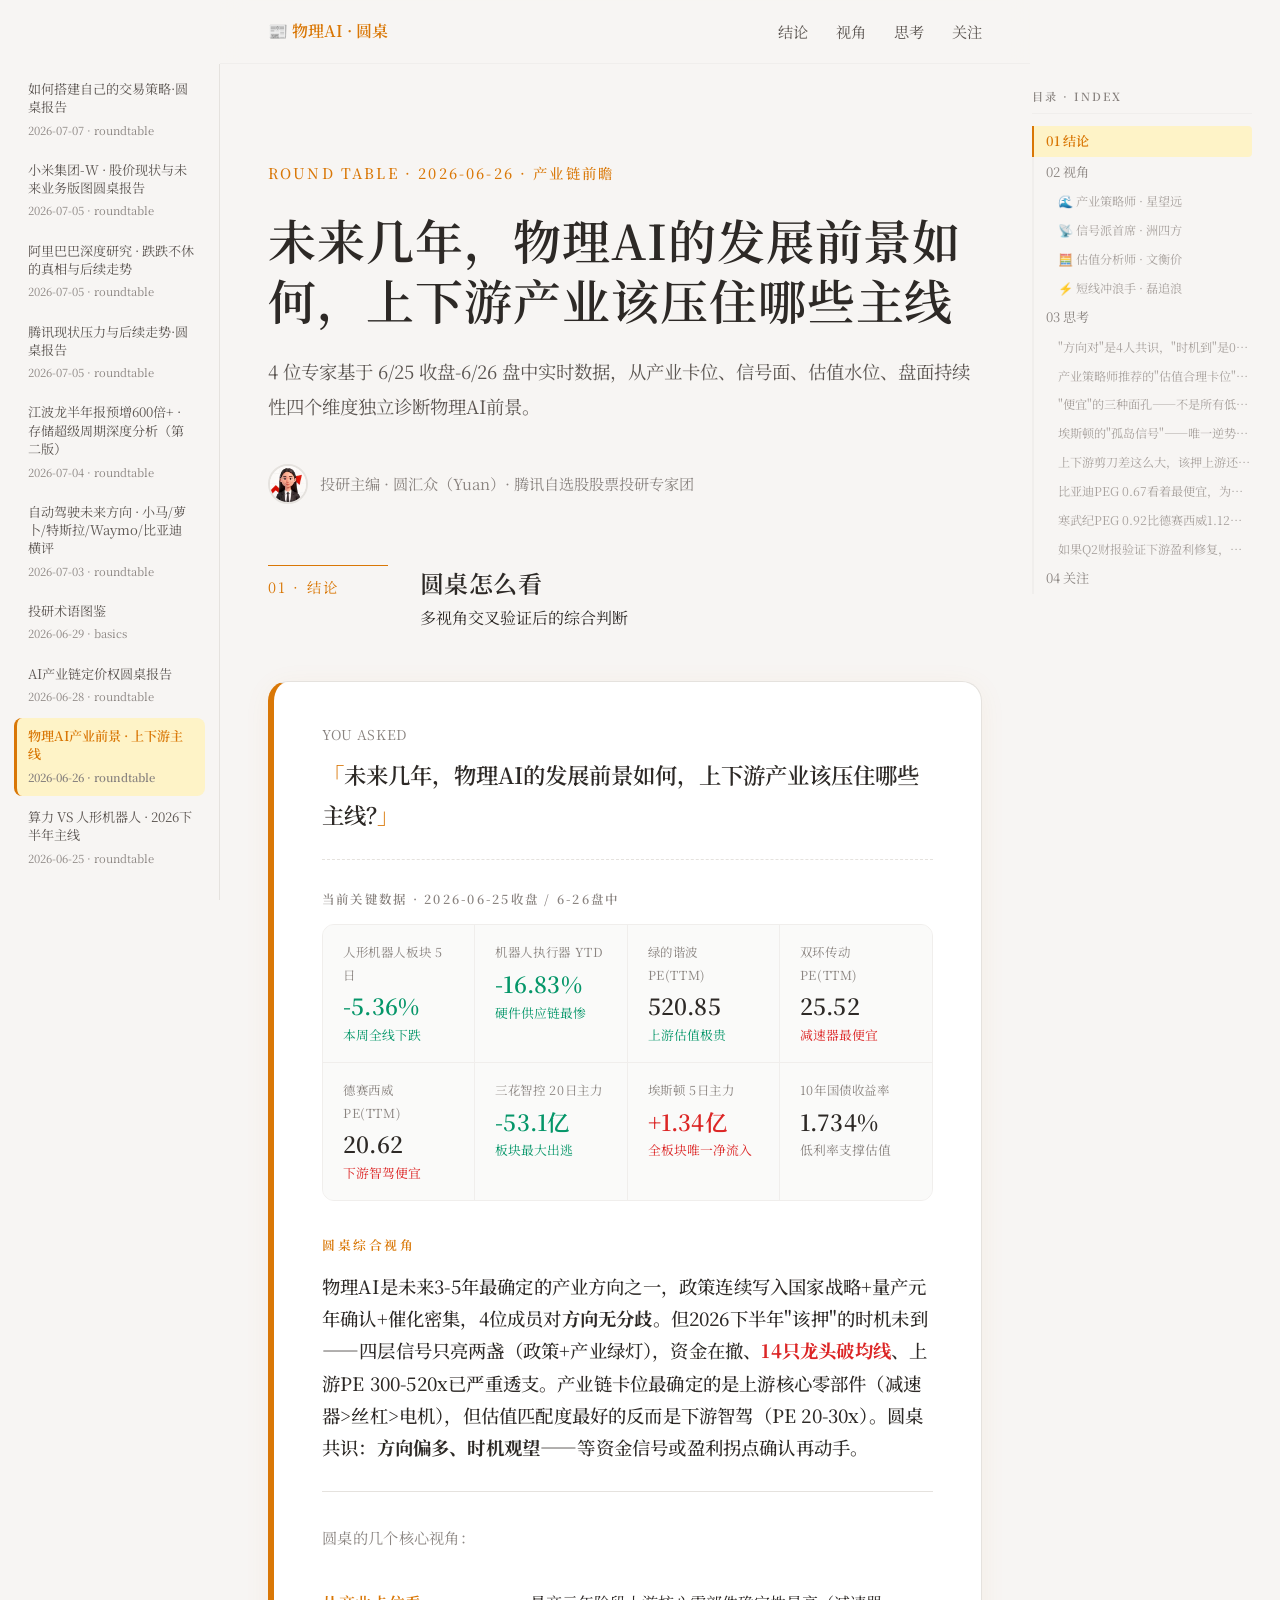
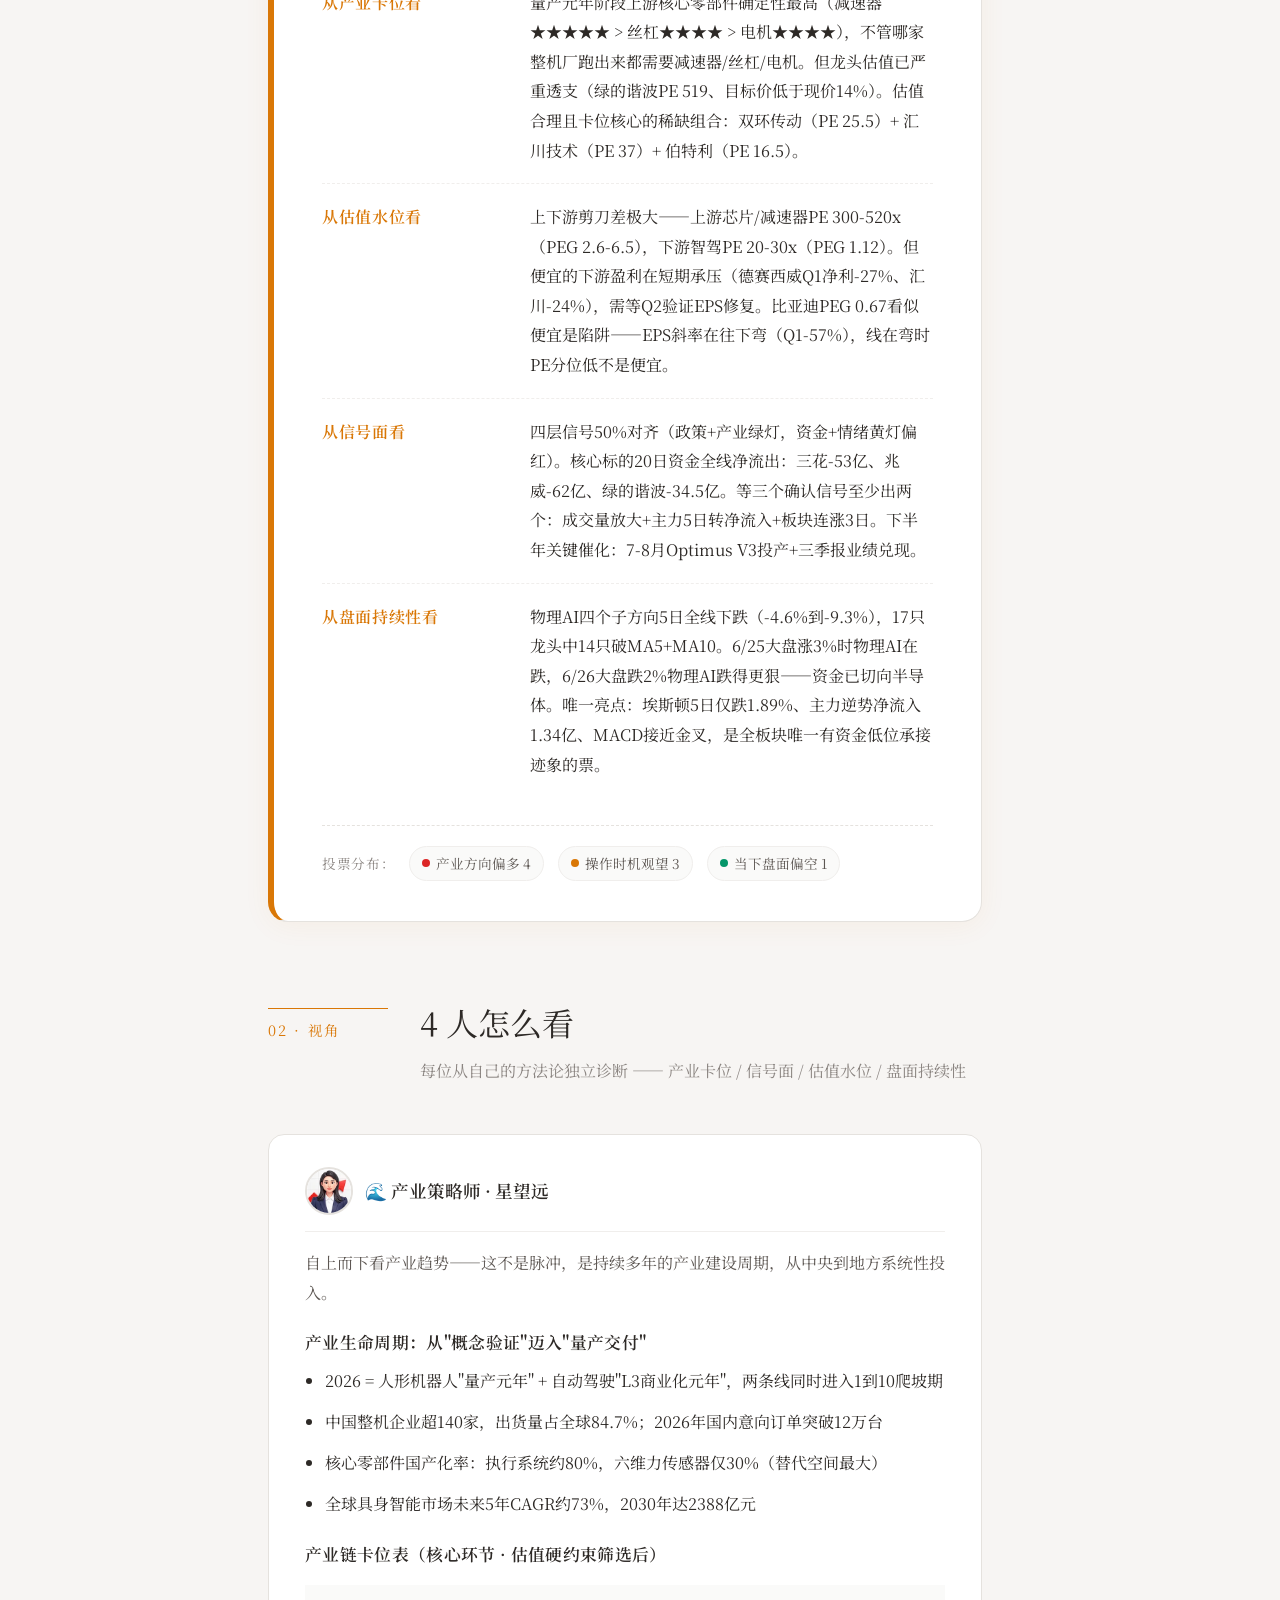
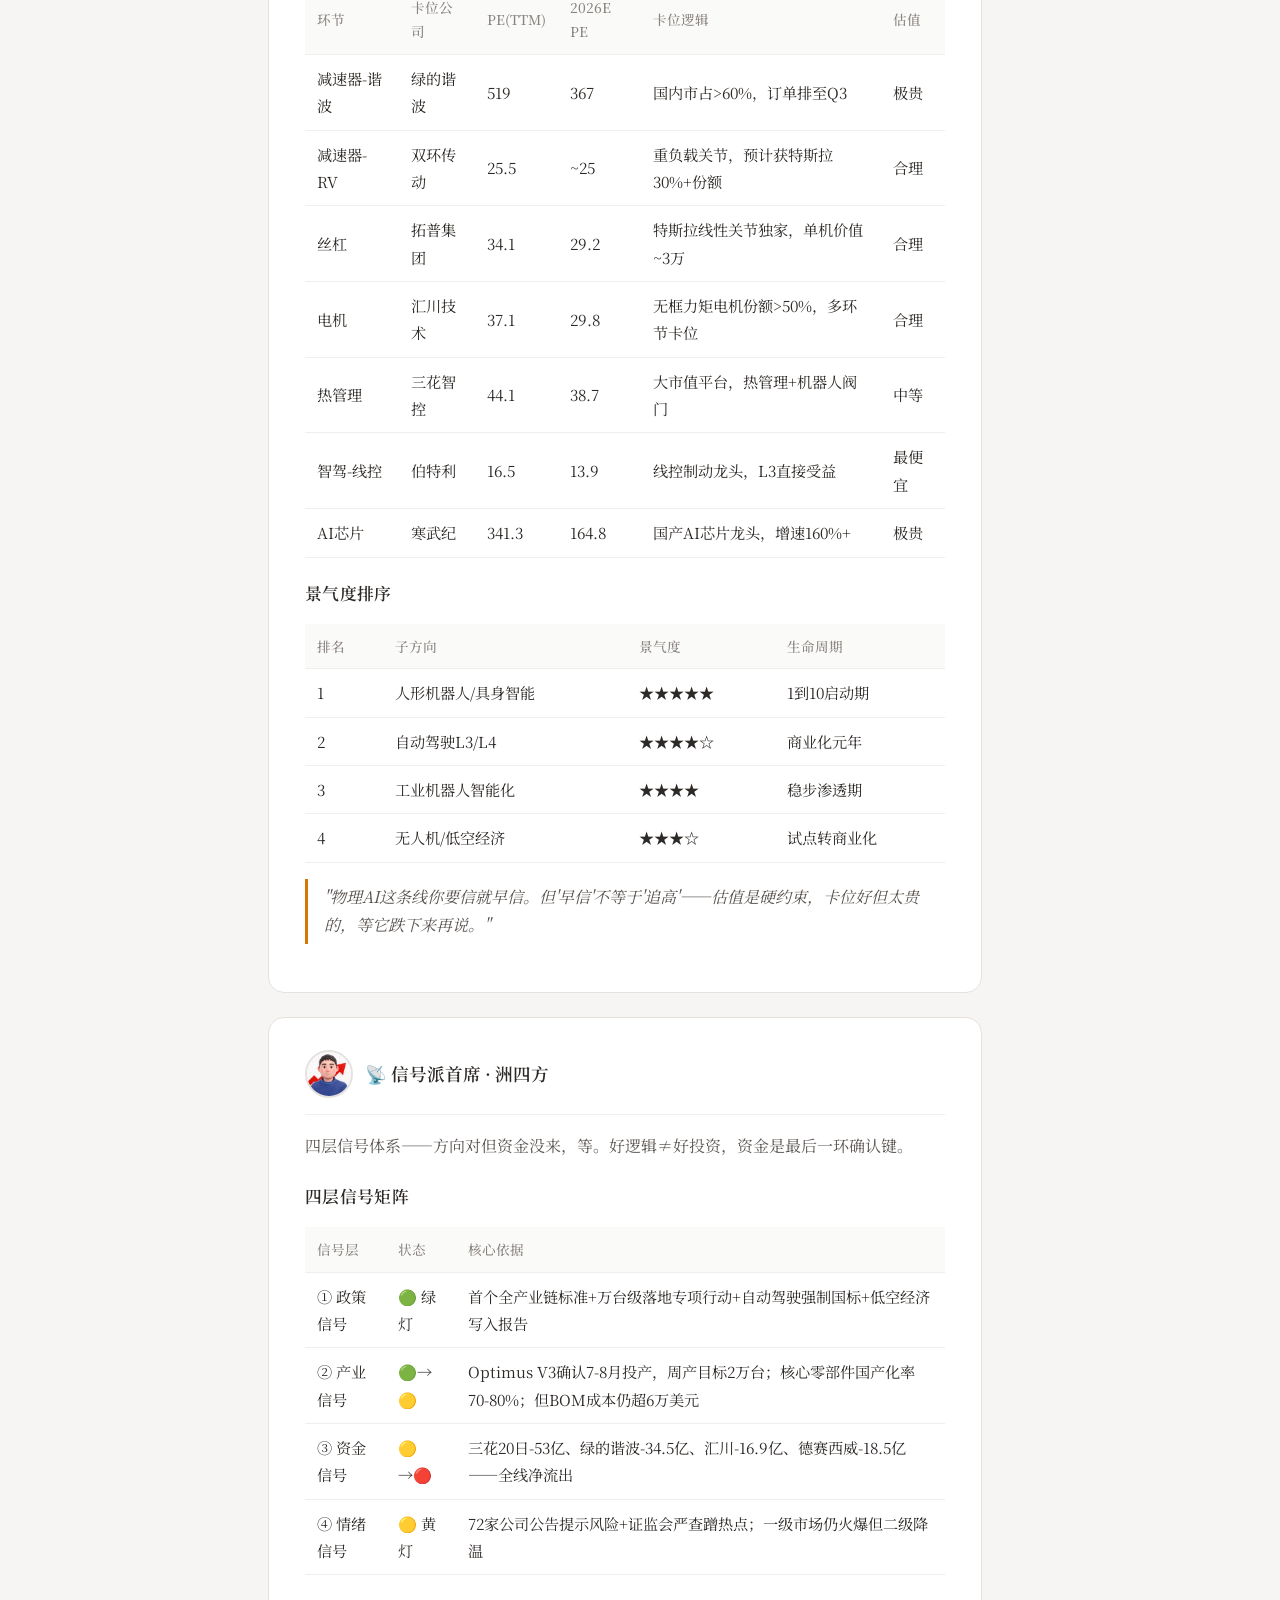
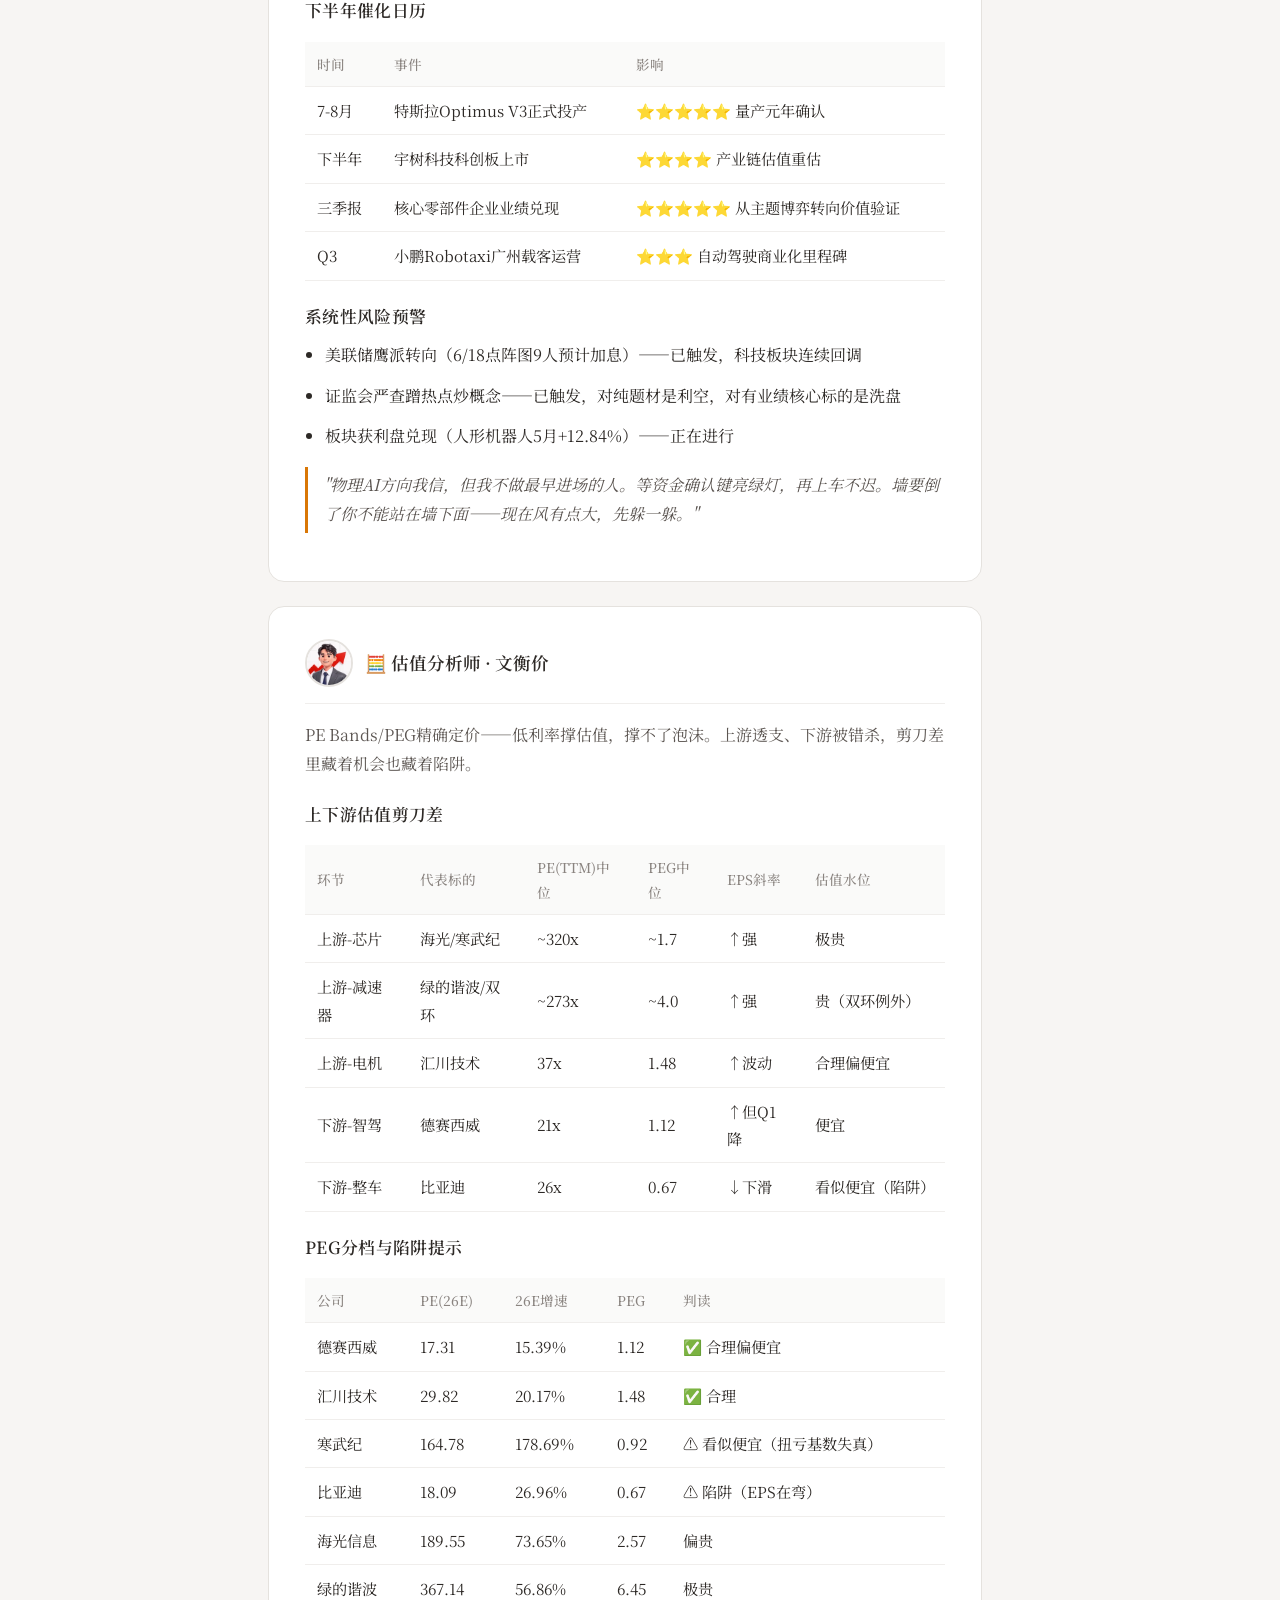
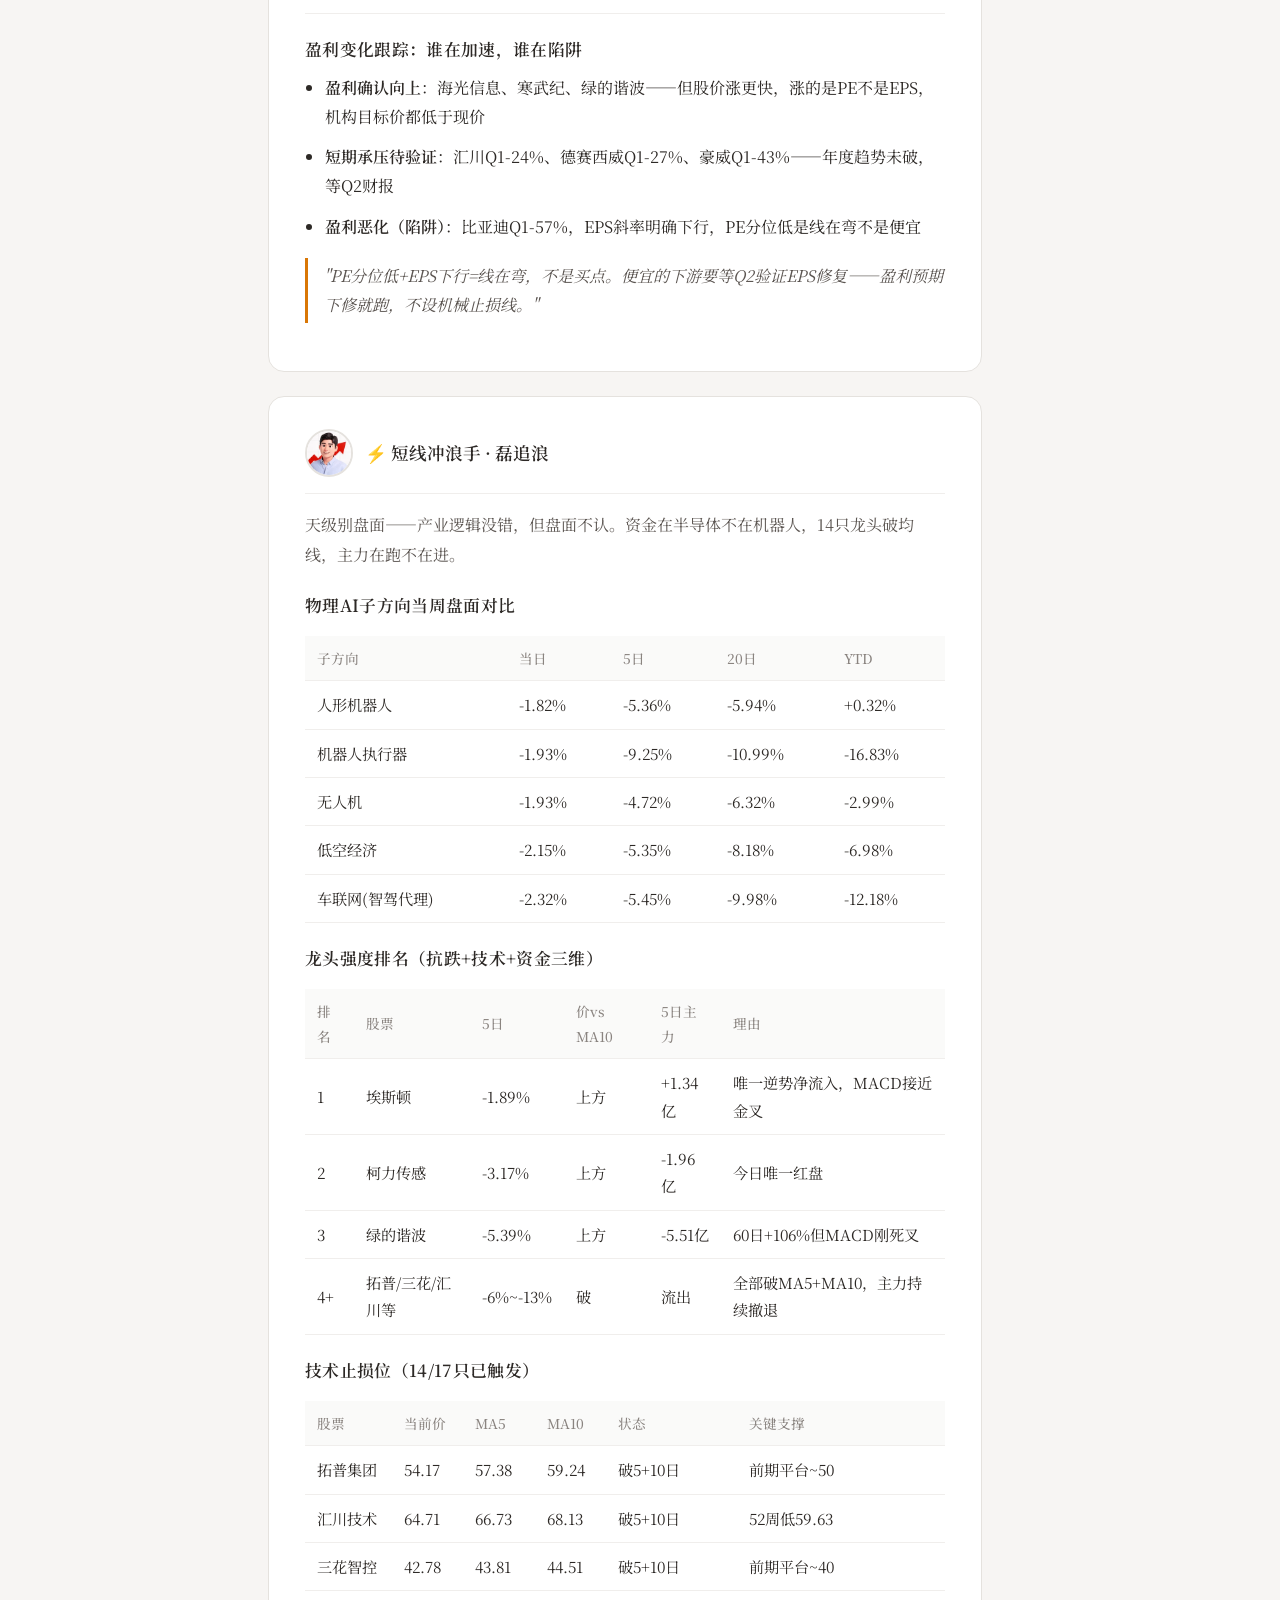
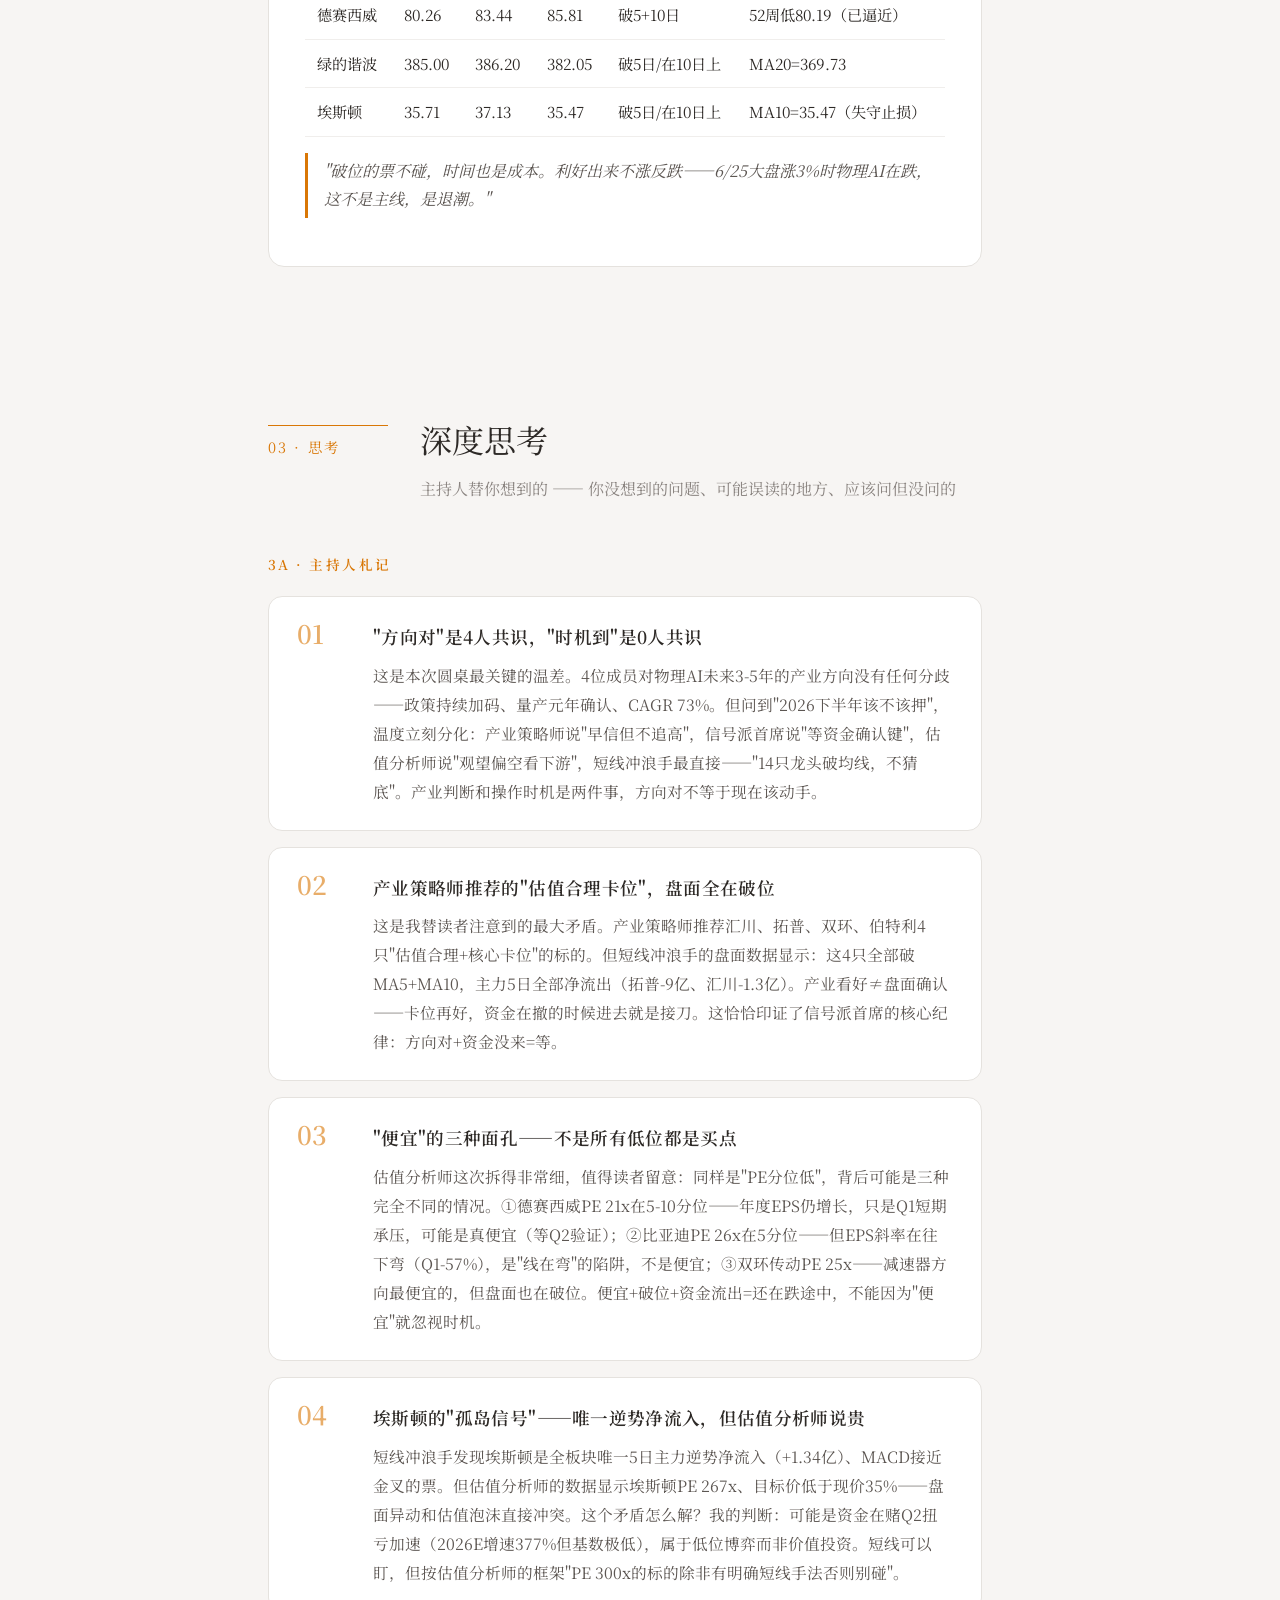
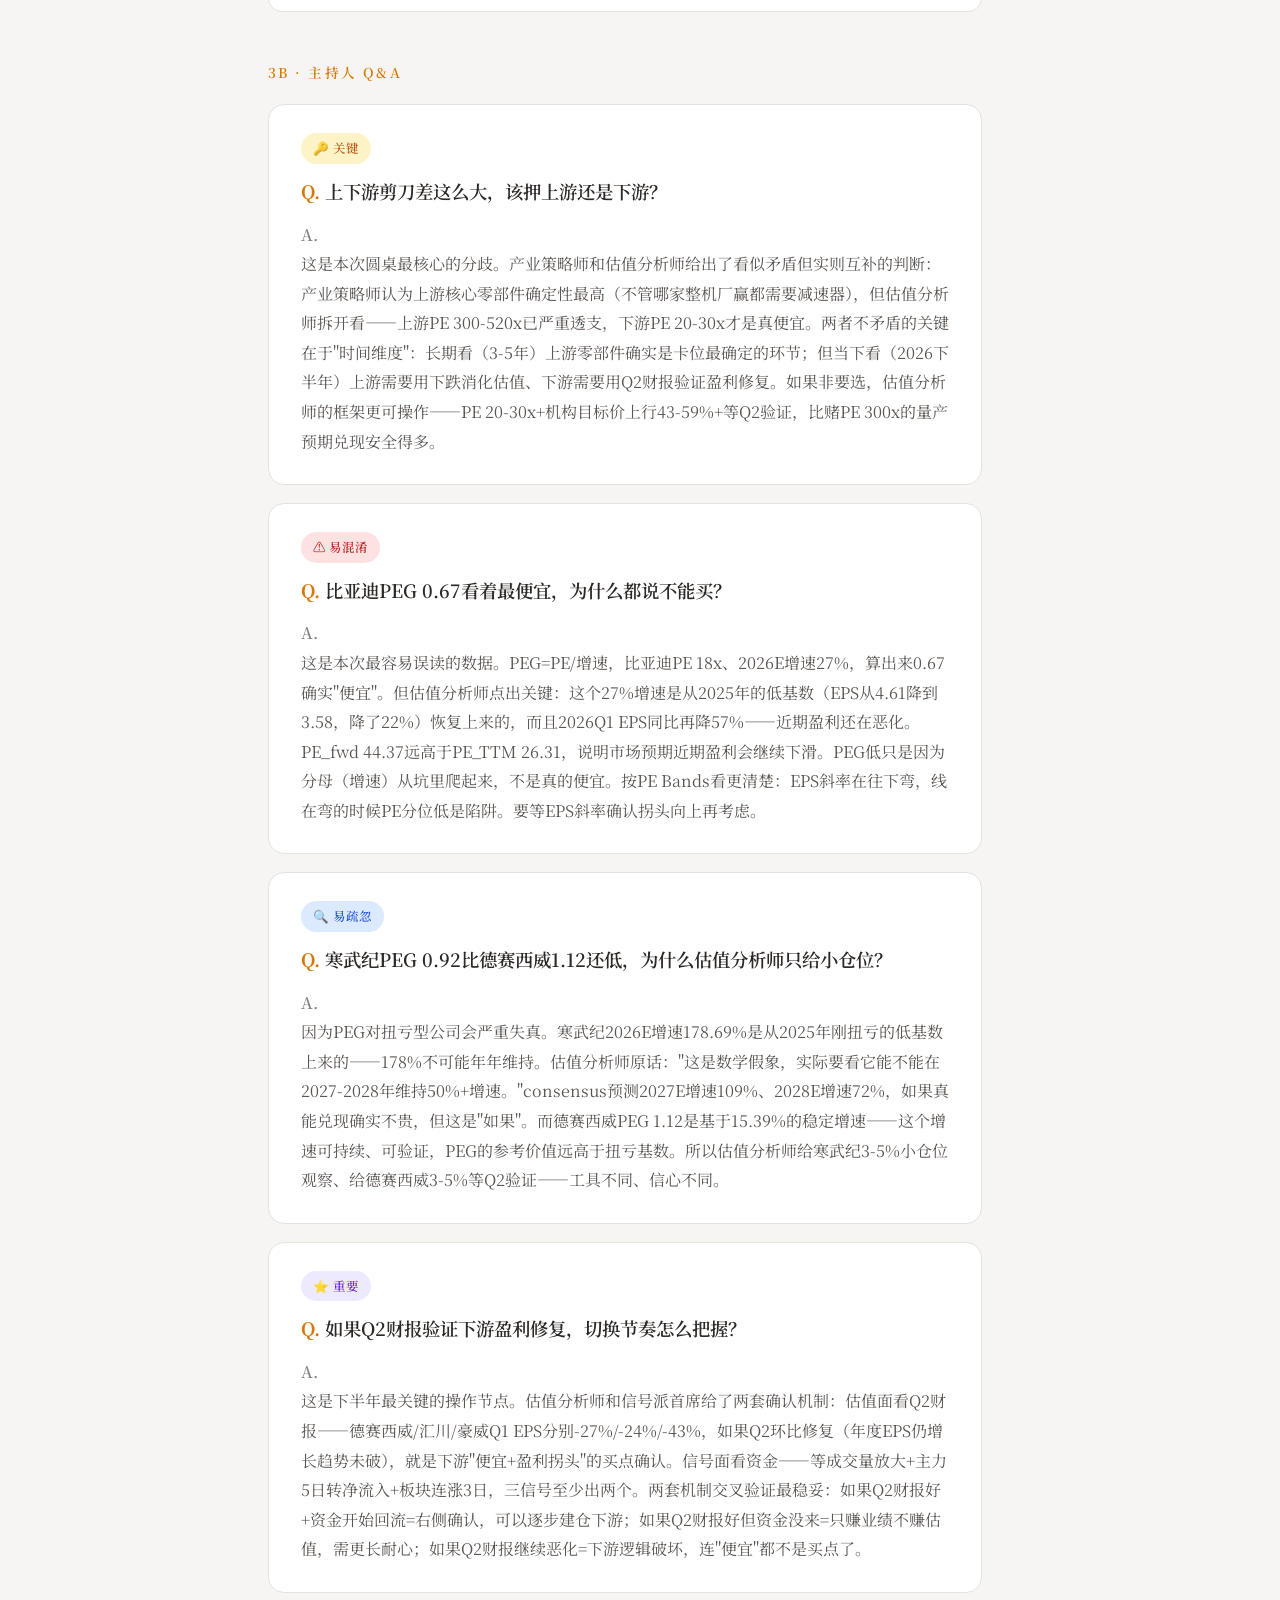
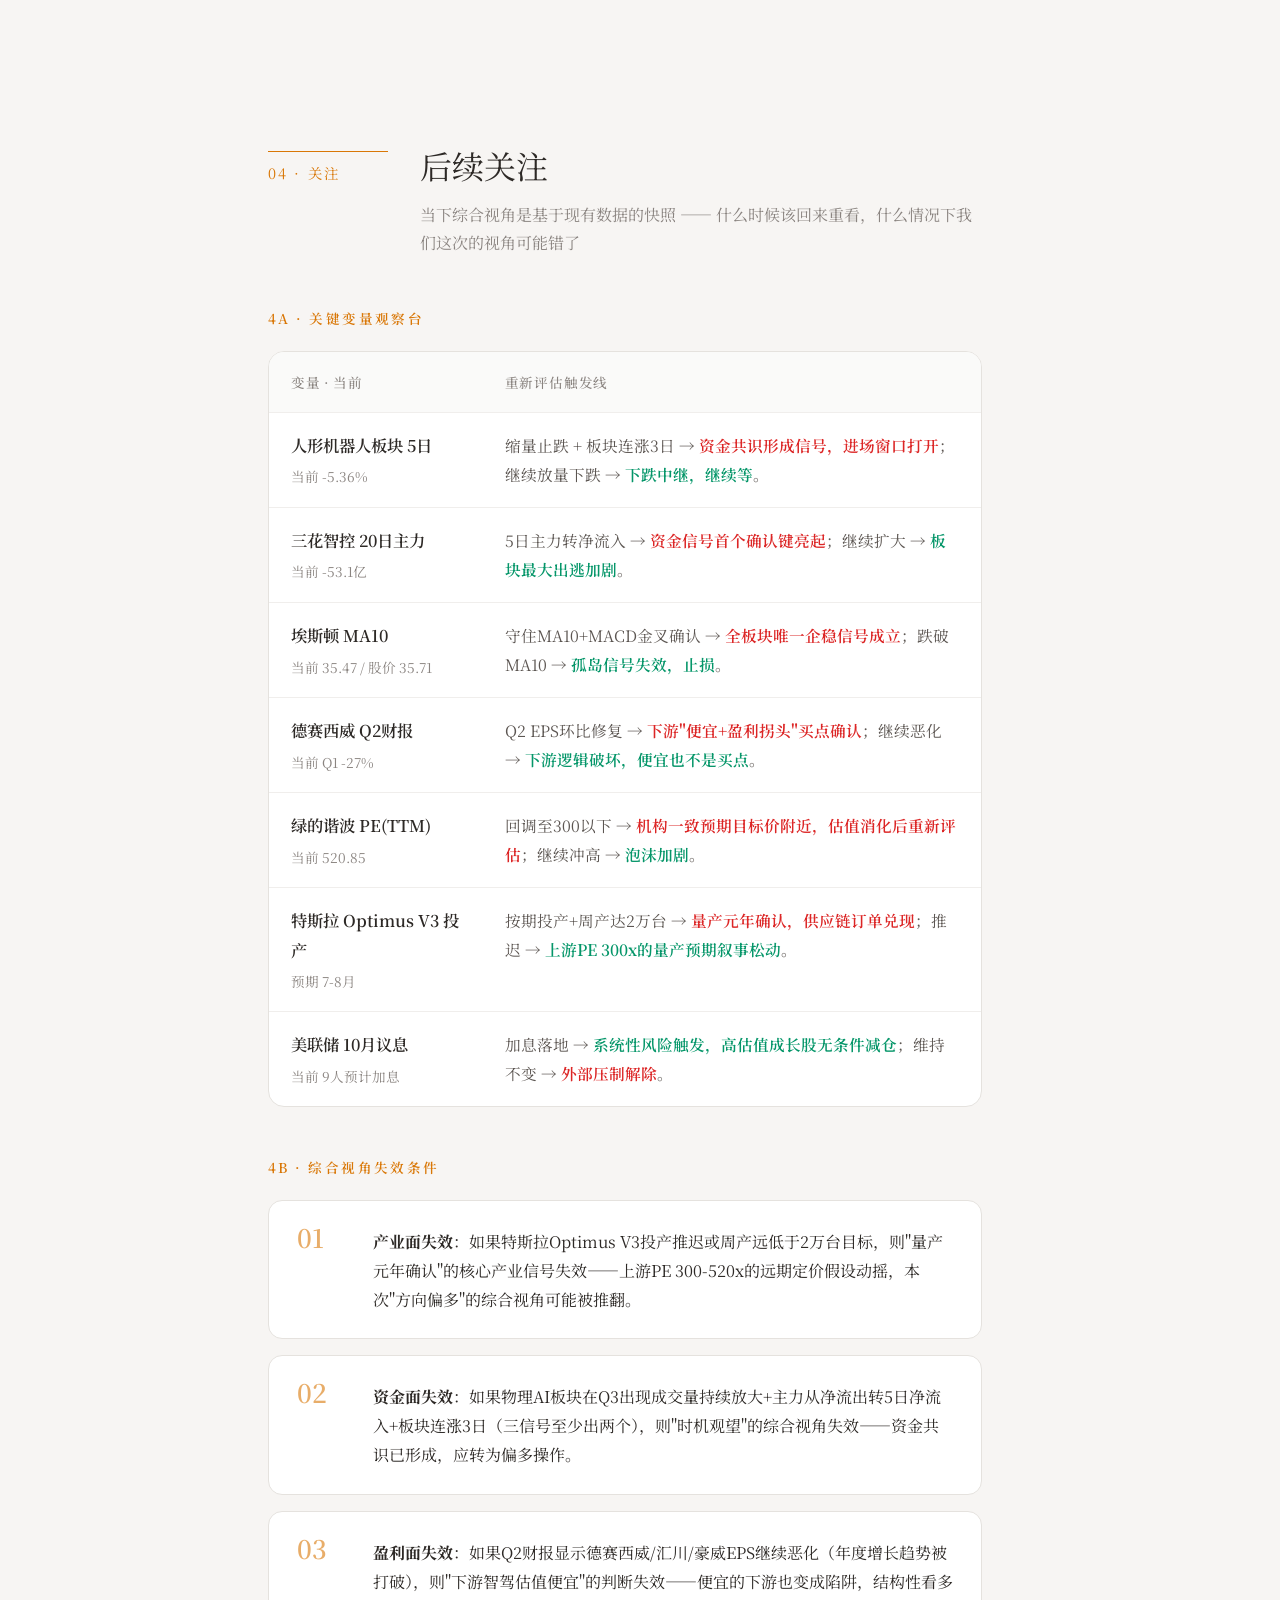
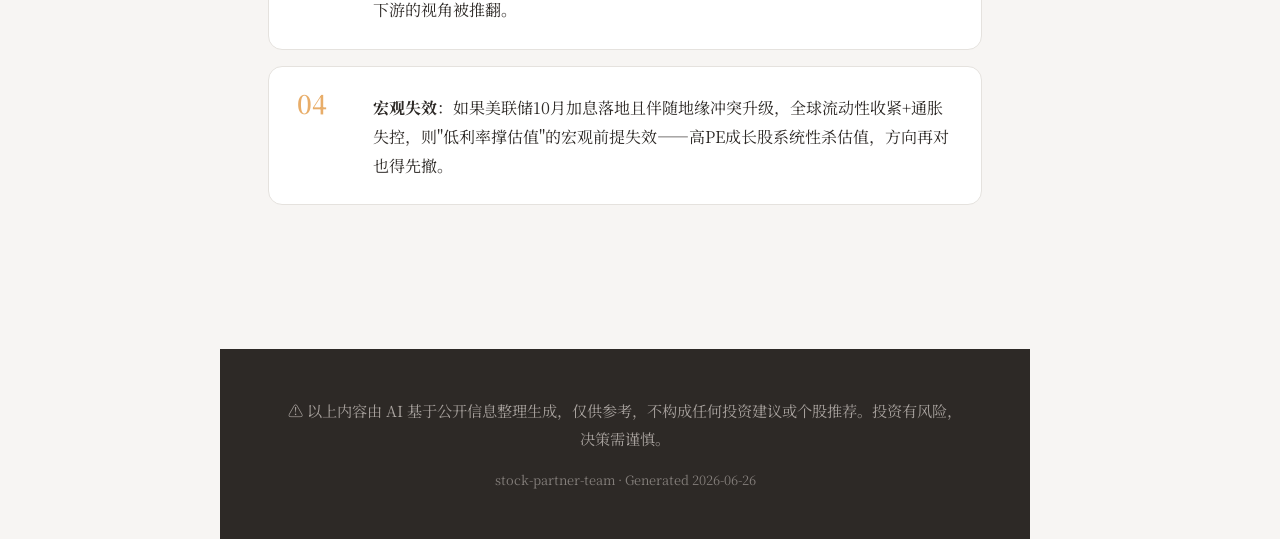
<file: pages/2026-06-26-物理AI.html>
<!DOCTYPE html>
<html lang="zh-CN">
<head>
<meta charset="UTF-8">
<meta name="viewport" content="width=device-width, initial-scale=1.0">
<title>物理AI产业前景 · 上下游主线</title>
<link href="https://fonts.googleapis.com/css2?family=Noto+Serif+SC:wght@400;500;600;700&display=swap" rel="stylesheet">
<style>
:root {
  --bg-primary: #F7F5F3; --bg-secondary: #FFFFFF; --bg-card: #FFFFFF;
  --bg-elevated: #FAFAF9; --bg-warm: #F5F2EE; --bg-dark: #2D2926;
  --text-primary: #2D2926; --text-secondary: #5C5652;
  --text-muted: #8A8480; --text-light: #A8A29E;
  --accent: #D97706; --accent-light: #FEF3C7; --accent-hover: #B45309;
  --border: #E5E2DE; --border-light: #F0EEEC;
  --red: #DC2626; --green: #059669; --gold: #D97706; --blue: #2563EB;
}
* { box-sizing: border-box; margin: 0; padding: 0; }
body {
  font-family: 'Noto Serif SC', 'Source Han Serif SC', 'Songti SC', Georgia, serif;
  background: var(--bg-primary); color: var(--text-primary);
  line-height: 1.8; font-size: 16px; -webkit-font-smoothing: antialiased;
}
h1, h2, h3, h4 { font-family: inherit; font-weight: 600; letter-spacing: 0.02em; }
a { color: var(--accent); text-decoration: none; }
a:hover { color: var(--accent-hover); }

.container { max-width: 1100px; margin: 0 auto; padding: 0 48px; }
.prose { max-width: 760px; margin: 0 auto; }
.prose p { font-size: 1.05rem; line-height: 1.9; margin-bottom: 20px; color: var(--text-primary); }
.section-head { max-width: 1100px; display: grid; grid-template-columns: 120px 1fr; gap: 32px; align-items: baseline; margin: 0 auto 48px; padding: 0 48px; }
.section-num { font-size: 0.9rem; color: var(--accent); letter-spacing: 0.15em; border-top: 1px solid var(--accent); padding-top: 8px; }
.section-title { font-size: 2rem; }
.section-lede { color: var(--text-muted); margin-top: 6px; font-size: 1rem; }
section { padding: 72px 0; }

/* ===== Nav ===== */
nav { position: sticky; top: 0; z-index: 100; height: 64px; display: flex; align-items: center; justify-content: space-between; padding: 0 48px; background: rgba(247,245,243,0.85); backdrop-filter: blur(12px); border-bottom: 1px solid var(--border-light); }
.nav-logo { font-weight: 600; font-size: 1rem; }
.nav-links { display: flex; gap: 28px; }
.nav-links a { color: var(--text-secondary); font-size: 0.95rem; }
.nav-links a:hover { color: var(--accent); }

/* ===== Hero ===== */
.hero { max-width: 1100px; margin: 0 auto; padding: 96px 48px 48px; }
.kicker { color: var(--accent); font-size: 0.9rem; letter-spacing: 0.15em; font-weight: 500; margin-bottom: 24px; }
.hero h1 { font-size: 3rem; line-height: 1.25; margin-bottom: 24px; max-width: 900px; }
.hero-dek { max-width: 760px; font-size: 1.15rem; color: var(--text-secondary); line-height: 1.9; margin-bottom: 40px; }
.host { display: inline-flex; align-items: center; gap: 12px; font-size: 0.95rem; color: var(--text-muted); }
.host img { width: 40px; height: 40px; border-radius: 50%; object-fit: cover; border: 2px solid var(--border); }

/* ===== Module 1 · Conclusion Card ===== */
.conclusion-wrap { max-width: 1100px; margin: 0 auto; padding: 0 48px; }
.conclusion-card {
  padding: 40px 48px;
  background: var(--bg-card); border: 1px solid var(--border);
  border-left: 6px solid var(--accent); border-radius: 20px;
  box-shadow: 0 4px 28px rgba(217, 119, 6, 0.06);
}
#conclusion { padding: 0; }
#conclusion .section-head { margin-bottom: 48px; }
.cc-question {
  font-size: 0.85rem; color: var(--text-muted); letter-spacing: 0.05em;
  margin-bottom: 8px; text-transform: uppercase;
}
.cc-question-text {
  font-size: 1.4rem; font-weight: 600; color: var(--text-primary);
  margin-bottom: 28px; padding-bottom: 24px; border-bottom: 1px dashed var(--border);
}
.cc-question-text::before { content: "「"; color: var(--accent); }
.cc-question-text::after { content: "」"; color: var(--accent); }

.cc-snapshot { margin-bottom: 32px; }
.cc-snapshot-label {
  font-size: 0.78rem; color: var(--text-muted); letter-spacing: 0.18em;
  font-weight: 600; margin-bottom: 14px; text-transform: uppercase;
}
.cc-snapshot-grid {
  display: grid; grid-template-columns: repeat(4, 1fr);
  background: var(--bg-elevated); border: 1px solid var(--border-light);
  border-radius: 12px; overflow: hidden;
}
.cc-snap-cell {
  padding: 16px 20px;
  border-right: 1px solid var(--border-light);
  border-bottom: 1px solid var(--border-light);
  background: var(--bg-elevated);
}
.cc-snap-cell:nth-child(4n) { border-right: none; }
.cc-snap-cell:nth-last-child(-n+4) { border-bottom: none; }
.cc-snap-cell-label {
  font-size: 0.78rem; color: var(--text-muted); letter-spacing: 0.05em;
  margin-bottom: 6px;
}
.cc-snap-cell-value {
  font-size: 1.4rem; font-weight: 600; color: var(--text-primary);
  font-variant-numeric: tabular-nums; line-height: 1.2;
  letter-spacing: 0.01em;
}
.cc-snap-cell-sub {
  font-size: 0.8rem; color: var(--text-muted); margin-top: 4px;
  font-variant-numeric: tabular-nums;
}
.cc-snap-up { color: var(--red); }
.cc-snap-down { color: var(--green); }

.cc-headline-label {
  font-size: 0.8rem; color: var(--accent); letter-spacing: 0.2em;
  font-weight: 600; margin-bottom: 14px; text-transform: uppercase;
}
.cc-headline {
  font-size: 1.15rem; font-weight: 500; color: var(--text-primary);
  letter-spacing: 0.01em; line-height: 1.75;
  margin-bottom: 32px; padding-bottom: 28px;
  border-bottom: 1px solid var(--border);
}
.cc-headline strong { font-weight: 700; color: var(--text-primary); }
.cc-headline em { font-style: normal; font-weight: 700; color: var(--red); }

.cc-actions-intro {
  font-size: 0.95rem; color: var(--text-muted); letter-spacing: 0.02em;
  margin-bottom: 18px;
}
.cc-actions {
  display: flex; flex-direction: column;
  margin-bottom: 28px;
}
.cc-action-row {
  display: grid; grid-template-columns: 180px 1fr;
  gap: 28px; padding: 18px 0; align-items: baseline;
  border-bottom: 1px dashed var(--border-light);
}
.cc-action-row:last-child { border-bottom: none; }
.cc-action-label {
  font-weight: 600; color: var(--accent); font-size: 1rem;
  letter-spacing: 0.04em;
}
.cc-action-detail {
  color: var(--text-primary); font-size: 1rem; line-height: 1.85;
}
.cc-action-detail strong { color: var(--text-primary); font-weight: 600; }

.cc-vote {
  display: flex; gap: 14px; flex-wrap: wrap; align-items: center;
  padding-top: 20px; border-top: 1px dashed var(--border);
}
.cc-vote-label { font-size: 0.85rem; color: var(--text-muted); letter-spacing: 0.05em; }
.cc-vote-tag {
  display: inline-flex; align-items: center; gap: 6px;
  font-size: 0.85rem; color: var(--text-secondary);
  padding: 4px 12px; background: var(--bg-elevated); border-radius: 999px;
  border: 1px solid var(--border-light);
}
.cc-vote-tag .dot { width: 8px; height: 8px; border-radius: 50%; }

/* ===== Module 2 · Voice Card ===== */
.voice-stack { max-width: 1100px; margin: 0 auto; padding: 0 48px; display: flex; flex-direction: column; gap: 24px; }
.voice-card { background: var(--bg-card); border: 1px solid var(--border); border-radius: 16px; padding: 32px 36px; min-width: 0; }
.voice-head { display: flex; align-items: center; gap: 12px; padding-bottom: 16px; margin-bottom: 16px; border-bottom: 1px solid var(--border-light); }
.voice-head img { width: 48px; height: 48px; border-radius: 50%; object-fit: cover; border: 2px solid var(--border); }
.voice-name { font-weight: 600; font-size: 1.1rem; flex: 1; }
.voice-card ol, .voice-card ul { padding-left: 20px; }
.voice-card li { margin-bottom: 12px; line-height: 1.8; }
.voice-card strong { color: var(--text-primary); font-weight: 600; }
.voice-card h4 { margin: 20px 0 10px; font-size: 1.05rem; color: var(--text-primary); }
.voice-card p { margin-bottom: 14px; line-height: 1.85; color: var(--text-secondary); }
.voice-card table { width: 100%; border-collapse: collapse; font-variant-numeric: tabular-nums; font-size: 0.95rem; margin: 16px 0; }
.voice-card th, .voice-card td { padding: 10px 12px; text-align: left; border-bottom: 1px solid var(--border-light); }
.voice-card th { color: var(--text-muted); font-weight: 500; background: var(--bg-elevated); font-size: 0.85rem; }
.voice-card .table-scroll { overflow-x: auto; margin: 16px 0; }
.voice-card .pull-quote { border-left: 3px solid var(--accent); padding: 4px 0 4px 16px; margin: 16px 0; color: var(--text-secondary); font-style: italic; }

/* ===== Module 3a · Notes List（主持人札记） ===== */
.notes-stack { max-width: 1100px; margin: 0 auto; padding: 0 48px; display: flex; flex-direction: column; gap: 16px; }
.note-item { background: var(--bg-card); border: 1px solid var(--border); border-radius: 14px; padding: 24px 28px; display: grid; grid-template-columns: 56px 1fr; gap: 20px; align-items: baseline; }
.note-num { font-size: 1.6rem; font-weight: 600; color: var(--accent); font-variant-numeric: tabular-nums; line-height: 1; opacity: 0.6; }
.note-body h4 { font-size: 1.1rem; margin-bottom: 8px; color: var(--text-primary); }
.note-body p { font-size: 0.98rem; line-height: 1.85; color: var(--text-secondary); margin: 0 0 12px; }
.note-body p:last-child { margin-bottom: 0; }
.note-body p strong { color: var(--text-primary); }

/* ===== Module 3b · Q&A Card（主持人 Q&A） ===== */
.qa-stack { max-width: 1100px; margin: 0 auto; padding: 0 48px; display: flex; flex-direction: column; gap: 18px; }
.qa-card { background: var(--bg-card); border: 1px solid var(--border); border-radius: 16px; padding: 28px 32px; }
.qa-tag { display: inline-flex; align-items: center; gap: 6px; font-size: 0.78rem; letter-spacing: 0.06em; padding: 4px 12px; border-radius: 999px; background: var(--bg-warm); color: var(--text-secondary); margin-bottom: 14px; font-weight: 500; }
.qa-tag.tag-key { background: #FEF3C7; color: #B45309; }
.qa-tag.tag-confuse { background: #FEE2E2; color: #B91C1C; }
.qa-tag.tag-miss { background: #DBEAFE; color: #1D4ED8; }
.qa-tag.tag-meta { background: #EDE9FE; color: #6D28D9; }
.qa-question { font-size: 1.15rem; font-weight: 600; color: var(--text-primary); margin-bottom: 14px; line-height: 1.5; }
.qa-question::before { content: "Q. "; color: var(--accent); font-weight: 700; }
.qa-answer { color: var(--text-secondary); font-size: 1rem; line-height: 1.85; }
.qa-answer::before { content: "A. "; color: var(--text-muted); font-weight: 600; margin-right: 4px; }
.qa-answer p { margin-bottom: 12px; }
.qa-answer p:last-child { margin-bottom: 0; }
.qa-answer strong { color: var(--text-primary); }

/* ===== Module 4 · Trigger Table（关键变量触发表） ===== */
.trigger-wrap { max-width: 1100px; margin: 0 auto; padding: 0 48px; }
.trigger-table { width: 100%; border-collapse: separate; border-spacing: 0; background: var(--bg-card); border: 1px solid var(--border); border-radius: 16px; overflow: hidden; font-variant-numeric: tabular-nums; }
.trigger-table th, .trigger-table td { padding: 18px 22px; text-align: left; border-bottom: 1px solid var(--border-light); vertical-align: top; }
.trigger-table tr:last-child td { border-bottom: none; }
.trigger-table th { background: var(--bg-elevated); color: var(--text-muted); font-size: 0.85rem; font-weight: 500; letter-spacing: 0.06em; text-transform: uppercase; }
.trigger-var { font-weight: 600; color: var(--text-primary); font-size: 1.02rem; min-width: 200px; }
.trigger-var .now { display: block; font-weight: 400; color: var(--text-muted); font-size: 0.85rem; margin-top: 4px; letter-spacing: 0; text-transform: none; }
.trigger-action { color: var(--text-secondary); font-size: 0.98rem; line-height: 1.85; }
.trigger-action strong { color: var(--text-primary); font-weight: 600; }
.trigger-action .up { color: var(--red); font-weight: 600; }
.trigger-action .down { color: var(--green); font-weight: 600; }

/* ===== Sub-section divider（用于 Module 3 内部 3a / 3b 分隔） ===== */
.subsection-label { max-width: 1100px; margin: 48px auto 20px; padding: 0 48px; font-size: 0.85rem; color: var(--accent); letter-spacing: 0.18em; text-transform: uppercase; font-weight: 600; }
.subsection-label:first-of-type { margin-top: 0; }

/* ===== Passage Card（兜底承接：4 模块外的非标内容） ===== */
.passage-card { background: var(--bg-card); border: 1px solid var(--border); border-radius: 16px; padding: 36px 40px; max-width: 1100px; margin: 0 auto 24px; }
.passage-card h3 { font-size: 1.3rem; margin-bottom: 16px; color: var(--text-primary); }
.passage-card h4 { font-size: 1.05rem; margin: 24px 0 10px; color: var(--text-primary); }
.passage-card p { font-size: 1rem; line-height: 1.9; margin-bottom: 16px; color: var(--text-secondary); }
.passage-card ul, .passage-card ol { padding-left: 22px; margin-bottom: 16px; }
.passage-card li { margin-bottom: 8px; line-height: 1.85; color: var(--text-secondary); }
.passage-card strong { color: var(--text-primary); font-weight: 600; }
.passage-card table { width: 100%; border-collapse: collapse; font-variant-numeric: tabular-nums; font-size: 0.95rem; margin: 16px 0 24px; }
.passage-card th, .passage-card td { padding: 12px 14px; text-align: left; border-bottom: 1px solid var(--border-light); vertical-align: top; }
.passage-card th { color: var(--text-muted); font-weight: 500; background: var(--bg-elevated); letter-spacing: 0.04em; font-size: 0.85rem; }

/* ===== Footer ===== */
footer { background: var(--bg-dark); color: var(--text-light); padding: 48px; text-align: center; margin-top: 72px; }
footer p { max-width: 680px; margin: 0 auto; font-size: 0.95rem; }
.footer-sub { margin-top: 16px; font-size: 0.8rem; color: var(--text-light); opacity: 0.7; }

/* ===== Responsive ===== */
@media (max-width: 900px) {
  .container, .voice-stack, .qa-stack, .trigger-wrap, .notes-stack, .subsection-label, .conclusion-wrap { padding-left: 24px; padding-right: 24px; }
  .hero { padding-left: 24px; padding-right: 24px; }
  .conclusion-card { padding: 28px 24px; }
  .cc-headline { font-size: 1.05rem; line-height: 1.7; }
  .cc-action-row { grid-template-columns: 1fr; gap: 6px; }
  .cc-snapshot-grid { grid-template-columns: repeat(2, 1fr); }
  .cc-snap-cell:nth-child(4n) { border-right: 1px solid var(--border-light); }
  .cc-snap-cell:nth-child(2n) { border-right: none; }
  .cc-snap-cell:nth-last-child(-n+4) { border-bottom: 1px solid var(--border-light); }
  .cc-snap-cell:nth-last-child(-n+2) { border-bottom: none; }
  .hero h1 { font-size: 2.2rem; }
  nav { padding: 0 24px; }
  .nav-links { display: none; }
  .voice-card, .passage-card { padding: 24px; }
  .qa-card { padding: 22px; }
  .trigger-table th, .trigger-table td { padding: 14px 14px; }
  .note-item { padding: 20px; grid-template-columns: 1fr; gap: 8px; }
  .section-head { padding: 0 24px; }
}
</style>
</head>
<body>

<nav>
  <a class="nav-logo">📰 物理AI · 圆桌</a>
  <div class="nav-links">
    <a href="#conclusion">结论</a>
    <a href="#voices">视角</a>
    <a href="#thinking">思考</a>
    <a href="#watch">关注</a>
  </div>
</nav>

<section class="hero">
  <div class="kicker">ROUND TABLE · 2026-06-26 · 产业链前瞻</div>
  <h1>未来几年，物理AI的发展前景如何，上下游产业该压住哪些主线</h1>
  <div class="hero-dek">4 位专家基于 6/25 收盘-6/26 盘中实时数据，从产业卡位、信号面、估值水位、盘面持续性四个维度独立诊断物理AI前景。</div>
  <div class="host">
    <img src="[data-uri]" alt="投研主编">
    <span>投研主编 · 圆汇众（Yuan）· 腾讯自选股股票投研专家团</span>
  </div>
</section>

<!-- ==================== 模块 1 · 结论卡 ==================== -->
<section id="conclusion">
  <div class="section-head">
    <div class="section-num">01 · 结论</div>
    <div><h2>圆桌怎么看</h2><p class="section-dek">多视角交叉验证后的综合判断</p></div>
  </div>
  <div class="conclusion-wrap">
    <div class="conclusion-card">

      <div class="cc-question">YOU ASKED</div>
      <div class="cc-question-text">未来几年，物理AI的发展前景如何，上下游产业该压住哪些主线？</div>

      <div class="cc-snapshot">
        <div class="cc-snapshot-label">当前关键数据 · 2026-06-25收盘 / 6-26盘中</div>
        <div class="cc-snapshot-grid">
          <div class="cc-snap-cell">
            <div class="cc-snap-cell-label">人形机器人板块 5日</div>
            <div class="cc-snap-cell-value cc-snap-down">-5.36%</div>
            <div class="cc-snap-cell-sub cc-snap-down">本周全线下跌</div>
          </div>
          <div class="cc-snap-cell">
            <div class="cc-snap-cell-label">机器人执行器 YTD</div>
            <div class="cc-snap-cell-value cc-snap-down">-16.83%</div>
            <div class="cc-snap-cell-sub cc-snap-down">硬件供应链最惨</div>
          </div>
          <div class="cc-snap-cell">
            <div class="cc-snap-cell-label">绿的谐波 PE(TTM)</div>
            <div class="cc-snap-cell-value">520.85</div>
            <div class="cc-snap-cell-sub cc-snap-down">上游估值极贵</div>
          </div>
          <div class="cc-snap-cell">
            <div class="cc-snap-cell-label">双环传动 PE(TTM)</div>
            <div class="cc-snap-cell-value">25.52</div>
            <div class="cc-snap-cell-sub cc-snap-up">减速器最便宜</div>
          </div>
          <div class="cc-snap-cell">
            <div class="cc-snap-cell-label">德赛西威 PE(TTM)</div>
            <div class="cc-snap-cell-value">20.62</div>
            <div class="cc-snap-cell-sub cc-snap-up">下游智驾便宜</div>
          </div>
          <div class="cc-snap-cell">
            <div class="cc-snap-cell-label">三花智控 20日主力</div>
            <div class="cc-snap-cell-value cc-snap-down">-53.1亿</div>
            <div class="cc-snap-cell-sub cc-snap-down">板块最大出逃</div>
          </div>
          <div class="cc-snap-cell">
            <div class="cc-snap-cell-label">埃斯顿 5日主力</div>
            <div class="cc-snap-cell-value cc-snap-up">+1.34亿</div>
            <div class="cc-snap-cell-sub cc-snap-up">全板块唯一净流入</div>
          </div>
          <div class="cc-snap-cell">
            <div class="cc-snap-cell-label">10年国债收益率</div>
            <div class="cc-snap-cell-value">1.734%</div>
            <div class="cc-snap-cell-sub">低利率支撑估值</div>
          </div>
        </div>
      </div>

      <div class="cc-headline-label">圆桌综合视角</div>
      <div class="cc-headline">
        物理AI是未来3-5年最确定的产业方向之一，政策连续写入国家战略+量产元年确认+催化密集，4位成员对<strong>方向无分歧</strong>。但2026下半年"该押"的时机未到——四层信号只亮两盏（政策+产业绿灯），资金在撤、<em>14只龙头破均线</em>、上游PE 300-520x已严重透支。产业链卡位最确定的是上游核心零部件（减速器&gt;丝杠&gt;电机），但估值匹配度最好的反而是下游智驾（PE 20-30x）。圆桌共识：<strong>方向偏多、时机观望</strong>——等资金信号或盈利拐点确认再动手。
      </div>

      <div class="cc-actions-intro">圆桌的几个核心视角：</div>
      <div class="cc-actions">
        <div class="cc-action-row">
          <div class="cc-action-label">从产业卡位看</div>
          <div class="cc-action-detail">量产元年阶段上游核心零部件确定性最高（减速器★★★★★ &gt; 丝杠★★★★ &gt; 电机★★★★），不管哪家整机厂跑出来都需要减速器/丝杠/电机。但龙头估值已严重透支（绿的谐波PE 519、目标价低于现价14%）。估值合理且卡位核心的稀缺组合：双环传动（PE 25.5）+ 汇川技术（PE 37）+ 伯特利（PE 16.5）。</div>
        </div>
        <div class="cc-action-row">
          <div class="cc-action-label">从估值水位看</div>
          <div class="cc-action-detail">上下游剪刀差极大——上游芯片/减速器PE 300-520x（PEG 2.6-6.5），下游智驾PE 20-30x（PEG 1.12）。但便宜的下游盈利在短期承压（德赛西威Q1净利-27%、汇川-24%），需等Q2验证EPS修复。比亚迪PEG 0.67看似便宜是陷阱——EPS斜率在往下弯（Q1-57%），线在弯时PE分位低不是便宜。</div>
        </div>
        <div class="cc-action-row">
          <div class="cc-action-label">从信号面看</div>
          <div class="cc-action-detail">四层信号50%对齐（政策+产业绿灯，资金+情绪黄灯偏红）。核心标的20日资金全线净流出：三花-53亿、兆威-62亿、绿的谐波-34.5亿。等三个确认信号至少出两个：成交量放大+主力5日转净流入+板块连涨3日。下半年关键催化：7-8月Optimus V3投产+三季报业绩兑现。</div>
        </div>
        <div class="cc-action-row">
          <div class="cc-action-label">从盘面持续性看</div>
          <div class="cc-action-detail">物理AI四个子方向5日全线下跌（-4.6%到-9.3%），17只龙头中14只破MA5+MA10。6/25大盘涨3%时物理AI在跌，6/26大盘跌2%物理AI跌得更狠——资金已切向半导体。唯一亮点：埃斯顿5日仅跌1.89%、主力逆势净流入1.34亿、MACD接近金叉，是全板块唯一有资金低位承接迹象的票。</div>
        </div>
      </div>

      <div class="cc-vote">
        <span class="cc-vote-label">投票分布：</span>
        <span class="cc-vote-tag"><span class="dot" style="background:var(--red)"></span>产业方向偏多 4</span>
        <span class="cc-vote-tag"><span class="dot" style="background:var(--gold)"></span>操作时机观望 3</span>
        <span class="cc-vote-tag"><span class="dot" style="background:var(--green)"></span>当下盘面偏空 1</span>
      </div>

    </div>
  </div>
</section>

<!-- ==================== 模块 2 · 子专家观点 ==================== -->
<section id="voices">
  <div class="section-head">
    <div class="section-num">02 · 视角</div>
    <div>
      <div class="section-title">4 人怎么看</div>
      <div class="section-lede">每位从自己的方法论独立诊断 —— 产业卡位 / 信号面 / 估值水位 / 盘面持续性</div>
    </div>
  </div>

  <div class="voice-stack">

    <!-- ===== 产业策略师 ===== -->
    <article class="voice-card">
      <div class="voice-head">
        <img src="[data-uri]" alt="产业策略师">
        <div class="voice-name">🌊 产业策略师 · 星望远</div>
      </div>
      <p>自上而下看产业趋势——这不是脉冲，是持续多年的产业建设周期，从中央到地方系统性投入。</p>

      <h4>产业生命周期：从"概念验证"迈入"量产交付"</h4>
      <ul>
        <li>2026 = 人形机器人"量产元年" + 自动驾驶"L3商业化元年"，两条线同时进入1到10爬坡期</li>
        <li>中国整机企业超140家，出货量占全球84.7%；2026年国内意向订单突破12万台</li>
        <li>核心零部件国产化率：执行系统约80%，六维力传感器仅30%（替代空间最大）</li>
        <li>全球具身智能市场未来5年CAGR约73%，2030年达2388亿元</li>
      </ul>

      <h4>产业链卡位表（核心环节 · 估值硬约束筛选后）</h4>
      <table>
        <thead><tr><th>环节</th><th>卡位公司</th><th>PE(TTM)</th><th>2026E PE</th><th>卡位逻辑</th><th>估值</th></tr></thead>
        <tbody>
          <tr><td>减速器-谐波</td><td>绿的谐波</td><td>519</td><td>367</td><td>国内市占&gt;60%，订单排至Q3</td><td><span class="down">极贵</span></td></tr>
          <tr><td>减速器-RV</td><td>双环传动</td><td>25.5</td><td>~25</td><td>重负载关节，预计获特斯拉30%+份额</td><td><span class="up">合理</span></td></tr>
          <tr><td>丝杠</td><td>拓普集团</td><td>34.1</td><td>29.2</td><td>特斯拉线性关节独家，单机价值~3万</td><td><span class="up">合理</span></td></tr>
          <tr><td>电机</td><td>汇川技术</td><td>37.1</td><td>29.8</td><td>无框力矩电机份额&gt;50%，多环节卡位</td><td><span class="up">合理</span></td></tr>
          <tr><td>热管理</td><td>三花智控</td><td>44.1</td><td>38.7</td><td>大市值平台，热管理+机器人阀门</td><td>中等</td></tr>
          <tr><td>智驾-线控</td><td>伯特利</td><td>16.5</td><td>13.9</td><td>线控制动龙头，L3直接受益</td><td><span class="up">最便宜</span></td></tr>
          <tr><td>AI芯片</td><td>寒武纪</td><td>341.3</td><td>164.8</td><td>国产AI芯片龙头，增速160%+</td><td><span class="down">极贵</span></td></tr>
        </tbody>
      </table>

      <h4>景气度排序</h4>
      <table>
        <thead><tr><th>排名</th><th>子方向</th><th>景气度</th><th>生命周期</th></tr></thead>
        <tbody>
          <tr><td>1</td><td>人形机器人/具身智能</td><td>★★★★★</td><td>1到10启动期</td></tr>
          <tr><td>2</td><td>自动驾驶L3/L4</td><td>★★★★☆</td><td>商业化元年</td></tr>
          <tr><td>3</td><td>工业机器人智能化</td><td>★★★★</td><td>稳步渗透期</td></tr>
          <tr><td>4</td><td>无人机/低空经济</td><td>★★★☆</td><td>试点转商业化</td></tr>
        </tbody>
      </table>

      <div class="pull-quote">"物理AI这条线你要信就早信。但'早信'不等于'追高'——估值是硬约束，卡位好但太贵的，等它跌下来再说。"</div>
    </article>

    <!-- ===== 信号派首席 ===== -->
    <article class="voice-card">
      <div class="voice-head">
        <img src="[data-uri]" alt="信号派首席">
        <div class="voice-name">📡 信号派首席 · 洲四方</div>
      </div>
      <p>四层信号体系——方向对但资金没来，等。好逻辑≠好投资，资金是最后一环确认键。</p>

      <h4>四层信号矩阵</h4>
      <table>
        <thead><tr><th>信号层</th><th>状态</th><th>核心依据</th></tr></thead>
        <tbody>
          <tr><td>① 政策信号</td><td><span class="up">🟢 绿灯</span></td><td>首个全产业链标准+万台级落地专项行动+自动驾驶强制国标+低空经济写入报告</td></tr>
          <tr><td>② 产业信号</td><td><span class="up">🟢→🟡</span></td><td>Optimus V3确认7-8月投产，周产目标2万台；核心零部件国产化率70-80%；但BOM成本仍超6万美元</td></tr>
          <tr><td>③ 资金信号</td><td><span class="down">🟡→🔴</span></td><td>三花20日-53亿、绿的谐波-34.5亿、汇川-16.9亿、德赛西威-18.5亿——全线净流出</td></tr>
          <tr><td>④ 情绪信号</td><td>🟡 黄灯</td><td>72家公司公告提示风险+证监会严查蹭热点；一级市场仍火爆但二级降温</td></tr>
        </tbody>
      </table>

      <h4>下半年催化日历</h4>
      <table>
        <thead><tr><th>时间</th><th>事件</th><th>影响</th></tr></thead>
        <tbody>
          <tr><td>7-8月</td><td>特斯拉Optimus V3正式投产</td><td>⭐⭐⭐⭐⭐ 量产元年确认</td></tr>
          <tr><td>下半年</td><td>宇树科技科创板上市</td><td>⭐⭐⭐⭐ 产业链估值重估</td></tr>
          <tr><td>三季报</td><td>核心零部件企业业绩兑现</td><td>⭐⭐⭐⭐⭐ 从主题博弈转向价值验证</td></tr>
          <tr><td>Q3</td><td>小鹏Robotaxi广州载客运营</td><td>⭐⭐⭐ 自动驾驶商业化里程碑</td></tr>
        </tbody>
      </table>

      <h4>系统性风险预警</h4>
      <ul>
        <li>美联储鹰派转向（6/18点阵图9人预计加息）——<span class="down">已触发</span>，科技板块连续回调</li>
        <li>证监会严查蹭热点炒概念——<span class="down">已触发</span>，对纯题材是利空，对有业绩核心标的是洗盘</li>
        <li>板块获利盘兑现（人形机器人5月+12.84%）——<span class="down">正在进行</span></li>
      </ul>

      <div class="pull-quote">"物理AI方向我信，但我不做最早进场的人。等资金确认键亮绿灯，再上车不迟。墙要倒了你不能站在墙下面——现在风有点大，先躲一躲。"</div>
    </article>

    <!-- ===== 估值分析师 ===== -->
    <article class="voice-card">
      <div class="voice-head">
        <img src="[data-uri]" alt="估值分析师">
        <div class="voice-name">🧮 估值分析师 · 文衡价</div>
      </div>
      <p>PE Bands/PEG精确定价——低利率撑估值，撑不了泡沫。上游透支、下游被错杀，剪刀差里藏着机会也藏着陷阱。</p>

      <h4>上下游估值剪刀差</h4>
      <table>
        <thead><tr><th>环节</th><th>代表标的</th><th>PE(TTM)中位</th><th>PEG中位</th><th>EPS斜率</th><th>估值水位</th></tr></thead>
        <tbody>
          <tr><td>上游-芯片</td><td>海光/寒武纪</td><td>~320x</td><td>~1.7</td><td>↑强</td><td><span class="down">极贵</span></td></tr>
          <tr><td>上游-减速器</td><td>绿的谐波/双环</td><td>~273x</td><td>~4.0</td><td>↑强</td><td><span class="down">贵（双环例外）</span></td></tr>
          <tr><td>上游-电机</td><td>汇川技术</td><td>37x</td><td>1.48</td><td>↑波动</td><td><span class="up">合理偏便宜</span></td></tr>
          <tr><td>下游-智驾</td><td>德赛西威</td><td>21x</td><td>1.12</td><td>↑但Q1降</td><td><span class="up">便宜</span></td></tr>
          <tr><td>下游-整车</td><td>比亚迪</td><td>26x</td><td>0.67</td><td><span class="down">↓下滑</span></td><td>看似便宜（陷阱）</td></tr>
        </tbody>
      </table>

      <h4>PEG分档与陷阱提示</h4>
      <table>
        <thead><tr><th>公司</th><th>PE(26E)</th><th>26E增速</th><th>PEG</th><th>判读</th></tr></thead>
        <tbody>
          <tr><td>德赛西威</td><td>17.31</td><td>15.39%</td><td><span class="up">1.12</span></td><td>✅ 合理偏便宜</td></tr>
          <tr><td>汇川技术</td><td>29.82</td><td>20.17%</td><td>1.48</td><td>✅ 合理</td></tr>
          <tr><td>寒武纪</td><td>164.78</td><td>178.69%</td><td>0.92</td><td>⚠️ 看似便宜（扭亏基数失真）</td></tr>
          <tr><td>比亚迪</td><td>18.09</td><td>26.96%</td><td>0.67</td><td>⚠️ 陷阱（EPS在弯）</td></tr>
          <tr><td>海光信息</td><td>189.55</td><td>73.65%</td><td>2.57</td><td><span class="down">偏贵</span></td></tr>
          <tr><td>绿的谐波</td><td>367.14</td><td>56.86%</td><td><span class="down">6.45</span></td><td><span class="down">极贵</span></td></tr>
        </tbody>
      </table>

      <h4>盈利变化跟踪：谁在加速，谁在陷阱</h4>
      <ul>
        <li><strong>盈利确认向上</strong>：海光信息、寒武纪、绿的谐波——但股价涨更快，涨的是PE不是EPS，机构目标价都低于现价</li>
        <li><strong>短期承压待验证</strong>：汇川Q1-24%、德赛西威Q1-27%、豪威Q1-43%——年度趋势未破，等Q2财报</li>
        <li><strong>盈利恶化（陷阱）</strong>：比亚迪Q1-57%，EPS斜率明确下行，PE分位低是线在弯不是便宜</li>
      </ul>

      <div class="pull-quote">"PE分位低+EPS下行=线在弯，不是买点。便宜的下游要等Q2验证EPS修复——盈利预期下修就跑，不设机械止损线。"</div>
    </article>

    <!-- ===== 短线冲浪手 ===== -->
    <article class="voice-card">
      <div class="voice-head">
        <img src="[data-uri]" alt="短线冲浪手">
        <div class="voice-name">⚡ 短线冲浪手 · 磊追浪</div>
      </div>
      <p>天级别盘面——产业逻辑没错，但盘面不认。资金在半导体不在机器人，14只龙头破均线，主力在跑不在进。</p>

      <h4>物理AI子方向当周盘面对比</h4>
      <table>
        <thead><tr><th>子方向</th><th>当日</th><th>5日</th><th>20日</th><th>YTD</th></tr></thead>
        <tbody>
          <tr><td>人形机器人</td><td><span class="down">-1.82%</span></td><td><span class="down">-5.36%</span></td><td>-5.94%</td><td>+0.32%</td></tr>
          <tr><td>机器人执行器</td><td><span class="down">-1.93%</span></td><td><span class="down">-9.25%</span></td><td>-10.99%</td><td><span class="down">-16.83%</span></td></tr>
          <tr><td>无人机</td><td><span class="down">-1.93%</span></td><td><span class="down">-4.72%</span></td><td>-6.32%</td><td>-2.99%</td></tr>
          <tr><td>低空经济</td><td><span class="down">-2.15%</span></td><td><span class="down">-5.35%</span></td><td>-8.18%</td><td>-6.98%</td></tr>
          <tr><td>车联网(智驾代理)</td><td><span class="down">-2.32%</span></td><td><span class="down">-5.45%</span></td><td>-9.98%</td><td>-12.18%</td></tr>
        </tbody>
      </table>

      <h4>龙头强度排名（抗跌+技术+资金三维）</h4>
      <table>
        <thead><tr><th>排名</th><th>股票</th><th>5日</th><th>价vs MA10</th><th>5日主力</th><th>理由</th></tr></thead>
        <tbody>
          <tr><td>1</td><td>埃斯顿</td><td><span class="up">-1.89%</span></td><td>上方</td><td><span class="up">+1.34亿</span></td><td>唯一逆势净流入，MACD接近金叉</td></tr>
          <tr><td>2</td><td>柯力传感</td><td>-3.17%</td><td>上方</td><td>-1.96亿</td><td>今日唯一红盘</td></tr>
          <tr><td>3</td><td>绿的谐波</td><td>-5.39%</td><td>上方</td><td>-5.51亿</td><td>60日+106%但MACD刚死叉</td></tr>
          <tr><td>4+</td><td>拓普/三花/汇川等</td><td><span class="down">-6%~-13%</span></td><td><span class="down">破</span></td><td><span class="down">流出</span></td><td>全部破MA5+MA10，主力持续撤退</td></tr>
        </tbody>
      </table>

      <h4>技术止损位（14/17只已触发）</h4>
      <table>
        <thead><tr><th>股票</th><th>当前价</th><th>MA5</th><th>MA10</th><th>状态</th><th>关键支撑</th></tr></thead>
        <tbody>
          <tr><td>拓普集团</td><td>54.17</td><td>57.38</td><td>59.24</td><td><span class="down">破5+10日</span></td><td>前期平台~50</td></tr>
          <tr><td>汇川技术</td><td>64.71</td><td>66.73</td><td>68.13</td><td><span class="down">破5+10日</span></td><td>52周低59.63</td></tr>
          <tr><td>三花智控</td><td>42.78</td><td>43.81</td><td>44.51</td><td><span class="down">破5+10日</span></td><td>前期平台~40</td></tr>
          <tr><td>德赛西威</td><td>80.26</td><td>83.44</td><td>85.81</td><td><span class="down">破5+10日</span></td><td>52周低80.19（已逼近）</td></tr>
          <tr><td>绿的谐波</td><td>385.00</td><td>386.20</td><td>382.05</td><td>破5日/在10日上</td><td>MA20=369.73</td></tr>
          <tr><td>埃斯顿</td><td>35.71</td><td>37.13</td><td>35.47</td><td>破5日/在10日上</td><td>MA10=35.47（失守止损）</td></tr>
        </tbody>
      </table>

      <div class="pull-quote">"破位的票不碰，时间也是成本。利好出来不涨反跌——6/25大盘涨3%时物理AI在跌，这不是主线，是退潮。"</div>
    </article>

  </div>
</section>

<!-- ==================== 模块 3 · 深度思考 ==================== -->
<section id="thinking">
  <div class="section-head">
    <div class="section-num">03 · 思考</div>
    <div>
      <div class="section-title">深度思考</div>
      <div class="section-lede">主持人替你想到的 —— 你没想到的问题、可能误读的地方、应该问但没问的</div>
    </div>
  </div>

  <div class="subsection-label">3a · 主持人札记</div>
  <div class="notes-stack">
    <article class="note-item">
      <div class="note-num">01</div>
      <div class="note-body">
        <h4>"方向对"是4人共识，"时机到"是0人共识</h4>
        <p>这是本次圆桌最关键的温差。4位成员对物理AI未来3-5年的产业方向没有任何分歧——政策持续加码、量产元年确认、CAGR 73%。但问到"2026下半年该不该押"，温度立刻分化：产业策略师说"早信但不追高"，信号派首席说"等资金确认键"，估值分析师说"观望偏空看下游"，短线冲浪手最直接——"14只龙头破均线，不猜底"。产业判断和操作时机是两件事，方向对不等于现在该动手。</p>
      </div>
    </article>
    <article class="note-item">
      <div class="note-num">02</div>
      <div class="note-body">
        <h4>产业策略师推荐的"估值合理卡位"，盘面全在破位</h4>
        <p>这是我替读者注意到的最大矛盾。产业策略师推荐汇川、拓普、双环、伯特利4只"估值合理+核心卡位"的标的。但短线冲浪手的盘面数据显示：这4只全部破MA5+MA10，主力5日全部净流出（拓普-9亿、汇川-1.3亿）。产业看好≠盘面确认——卡位再好，资金在撤的时候进去就是接刀。这恰恰印证了信号派首席的核心纪律：方向对+资金没来=等。</p>
      </div>
    </article>
    <article class="note-item">
      <div class="note-num">03</div>
      <div class="note-body">
        <h4>"便宜"的三种面孔——不是所有低位都是买点</h4>
        <p>估值分析师这次拆得非常细，值得读者留意：同样是"PE分位低"，背后可能是三种完全不同的情况。①德赛西威PE 21x在5-10分位——年度EPS仍增长，只是Q1短期承压，可能是真便宜（等Q2验证）；②比亚迪PE 26x在5分位——但EPS斜率在往下弯（Q1-57%），是"线在弯"的陷阱，不是便宜；③双环传动PE 25x——减速器方向最便宜的，但盘面也在破位。便宜+破位+资金流出=还在跌途中，不能因为"便宜"就忽视时机。</p>
      </div>
    </article>
    <article class="note-item">
      <div class="note-num">04</div>
      <div class="note-body">
        <h4>埃斯顿的"孤岛信号"——唯一逆势净流入，但估值分析师说贵</h4>
        <p>短线冲浪手发现埃斯顿是全板块唯一5日主力逆势净流入（+1.34亿）、MACD接近金叉的票。但估值分析师的数据显示埃斯顿PE 267x、目标价低于现价35%——盘面异动和估值泡沫直接冲突。这个矛盾怎么解？我的判断：可能是资金在赌Q2扭亏加速（2026E增速377%但基数极低），属于低位博弈而非价值投资。短线可以盯，但按估值分析师的框架"PE 300x的标的除非有明确短线手法否则别碰"。</p>
      </div>
    </article>
  </div>

  <div class="subsection-label">3b · 主持人 Q&amp;A</div>
  <div class="qa-stack">
    <article class="qa-card">
      <span class="qa-tag tag-key">🔑 关键</span>
      <div class="qa-question">上下游剪刀差这么大，该押上游还是下游？</div>
      <div class="qa-answer">
        <p>这是本次圆桌最核心的分歧。产业策略师和估值分析师给出了看似矛盾但实则互补的判断：产业策略师认为上游核心零部件确定性最高（不管哪家整机厂赢都需要减速器），但估值分析师拆开看——上游PE 300-520x已严重透支，下游PE 20-30x才是真便宜。两者不矛盾的关键在于"时间维度"：长期看（3-5年）上游零部件确实是卡位最确定的环节；但当下看（2026下半年）上游需要用下跌消化估值、下游需要用Q2财报验证盈利修复。如果非要选，估值分析师的框架更可操作——PE 20-30x+机构目标价上行43-59%+等Q2验证，比赌PE 300x的量产预期兑现安全得多。</p>
      </div>
    </article>
    <article class="qa-card">
      <span class="qa-tag tag-confuse">⚠️ 易混淆</span>
      <div class="qa-question">比亚迪PEG 0.67看着最便宜，为什么都说不能买？</div>
      <div class="qa-answer">
        <p>这是本次最容易误读的数据。PEG=PE/增速，比亚迪PE 18x、2026E增速27%，算出来0.67确实"便宜"。但估值分析师点出关键：这个27%增速是从2025年的低基数（EPS从4.61降到3.58，降了22%）恢复上来的，而且2026Q1 EPS同比再降57%——近期盈利还在恶化。PE_fwd 44.37远高于PE_TTM 26.31，说明市场预期近期盈利会继续下滑。PEG低只是因为分母（增速）从坑里爬起来，不是真的便宜。按PE Bands看更清楚：EPS斜率在往下弯，线在弯的时候PE分位低是陷阱。要等EPS斜率确认拐头向上再考虑。</p>
      </div>
    </article>
    <article class="qa-card">
      <span class="qa-tag tag-miss">🔍 易疏忽</span>
      <div class="qa-question">寒武纪PEG 0.92比德赛西威1.12还低，为什么估值分析师只给小仓位？</div>
      <div class="qa-answer">
        <p>因为PEG对扭亏型公司会严重失真。寒武纪2026E增速178.69%是从2025年刚扭亏的低基数上来的——178%不可能年年维持。估值分析师原话："这是数学假象，实际要看它能不能在2027-2028年维持50%+增速。"consensus预测2027E增速109%、2028E增速72%，如果真能兑现确实不贵，但这是"如果"。而德赛西威PEG 1.12是基于15.39%的稳定增速——这个增速可持续、可验证，PEG的参考价值远高于扭亏基数。所以估值分析师给寒武纪3-5%小仓位观察、给德赛西威3-5%等Q2验证——工具不同、信心不同。</p>
      </div>
    </article>
    <article class="qa-card">
      <span class="qa-tag tag-meta">⭐ 重要</span>
      <div class="qa-question">如果Q2财报验证下游盈利修复，切换节奏怎么把握？</div>
      <div class="qa-answer">
        <p>这是下半年最关键的操作节点。估值分析师和信号派首席给了两套确认机制：估值面看Q2财报——德赛西威/汇川/豪威Q1 EPS分别-27%/-24%/-43%，如果Q2环比修复（年度EPS仍增长趋势未破），就是下游"便宜+盈利拐头"的买点确认。信号面看资金——等成交量放大+主力5日转净流入+板块连涨3日，三信号至少出两个。两套机制交叉验证最稳妥：如果Q2财报好+资金开始回流=右侧确认，可以逐步建仓下游；如果Q2财报好但资金没来=只赚业绩不赚估值，需更长耐心；如果Q2财报继续恶化=下游逻辑破坏，连"便宜"都不是买点了。</p>
      </div>
    </article>
  </div>
</section>

<!-- ==================== 模块 4 · 后续关注 ==================== -->
<section id="watch">
  <div class="section-head">
    <div class="section-num">04 · 关注</div>
    <div>
      <div class="section-title">后续关注</div>
      <div class="section-lede">当下综合视角是基于现有数据的快照 —— 什么时候该回来重看，什么情况下我们这次的视角可能错了</div>
    </div>
  </div>

  <div class="subsection-label">4a · 关键变量观察台</div>
  <div class="trigger-wrap">
    <table class="trigger-table">
      <thead>
        <tr>
          <th style="width: 30%;">变量 · 当前</th>
          <th>重新评估触发线</th>
        </tr>
      </thead>
      <tbody>
        <tr>
          <td class="trigger-var">人形机器人板块 5日<span class="now">当前 -5.36%</span></td>
          <td class="trigger-action">缩量止跌 + 板块连涨3日 → <span class="up">资金共识形成信号，进场窗口打开</span>；继续放量下跌 → <span class="down">下跌中继，继续等</span>。</td>
        </tr>
        <tr>
          <td class="trigger-var">三花智控 20日主力<span class="now">当前 -53.1亿</span></td>
          <td class="trigger-action">5日主力转净流入 → <span class="up">资金信号首个确认键亮起</span>；继续扩大 → <span class="down">板块最大出逃加剧</span>。</td>
        </tr>
        <tr>
          <td class="trigger-var">埃斯顿 MA10<span class="now">当前 35.47 / 股价 35.71</span></td>
          <td class="trigger-action">守住MA10+MACD金叉确认 → <span class="up">全板块唯一企稳信号成立</span>；跌破MA10 → <span class="down">孤岛信号失效，止损</span>。</td>
        </tr>
        <tr>
          <td class="trigger-var">德赛西威 Q2财报<span class="now">当前 Q1 -27%</span></td>
          <td class="trigger-action">Q2 EPS环比修复 → <span class="up">下游"便宜+盈利拐头"买点确认</span>；继续恶化 → <span class="down">下游逻辑破坏，便宜也不是买点</span>。</td>
        </tr>
        <tr>
          <td class="trigger-var">绿的谐波 PE(TTM)<span class="now">当前 520.85</span></td>
          <td class="trigger-action">回调至300以下 → <span class="up">机构一致预期目标价附近，估值消化后重新评估</span>；继续冲高 → <span class="down">泡沫加剧</span>。</td>
        </tr>
        <tr>
          <td class="trigger-var">特斯拉 Optimus V3 投产<span class="now">预期 7-8月</span></td>
          <td class="trigger-action">按期投产+周产达2万台 → <span class="up">量产元年确认，供应链订单兑现</span>；推迟 → <span class="down">上游PE 300x的量产预期叙事松动</span>。</td>
        </tr>
        <tr>
          <td class="trigger-var">美联储 10月议息<span class="now">当前 9人预计加息</span></td>
          <td class="trigger-action">加息落地 → <span class="down">系统性风险触发，高估值成长股无条件减仓</span>；维持不变 → <span class="up">外部压制解除</span>。</td>
        </tr>
      </tbody>
    </table>
  </div>

  <div class="subsection-label">4b · 综合视角失效条件</div>
  <div class="notes-stack">
    <div class="note-item">
      <div class="note-num">01</div>
      <div class="note-body">
        <strong>产业面失效</strong>：如果特斯拉Optimus V3投产推迟或周产远低于2万台目标，则"量产元年确认"的核心产业信号失效——上游PE 300-520x的远期定价假设动摇，本次"方向偏多"的综合视角可能被推翻。
      </div>
    </div>
    <div class="note-item">
      <div class="note-num">02</div>
      <div class="note-body">
        <strong>资金面失效</strong>：如果物理AI板块在Q3出现成交量持续放大+主力从净流出转5日净流入+板块连涨3日（三信号至少出两个），则"时机观望"的综合视角失效——资金共识已形成，应转为偏多操作。
      </div>
    </div>
    <div class="note-item">
      <div class="note-num">03</div>
      <div class="note-body">
        <strong>盈利面失效</strong>：如果Q2财报显示德赛西威/汇川/豪威EPS继续恶化（年度增长趋势被打破），则"下游智驾估值便宜"的判断失效——便宜的下游也变成陷阱，结构性看多下游的视角被推翻。
      </div>
    </div>
    <div class="note-item">
      <div class="note-num">04</div>
      <div class="note-body">
        <strong>宏观失效</strong>：如果美联储10月加息落地且伴随地缘冲突升级，全球流动性收紧+通胀失控，则"低利率撑估值"的宏观前提失效——高PE成长股系统性杀估值，方向再对也得先撤。
      </div>
    </div>
  </div>
</section>


<footer>
  <p>⚠️ 以上内容由 AI 基于公开信息整理生成，仅供参考，不构成任何投资建议或个股推荐。投资有风险，决策需谨慎。</p>
  <p class="footer-sub">stock-partner-team · Generated 2026-06-26</p>
</footer>

<script src="../assets/page-enhance.js"></script>
</body>
</html>
</file>
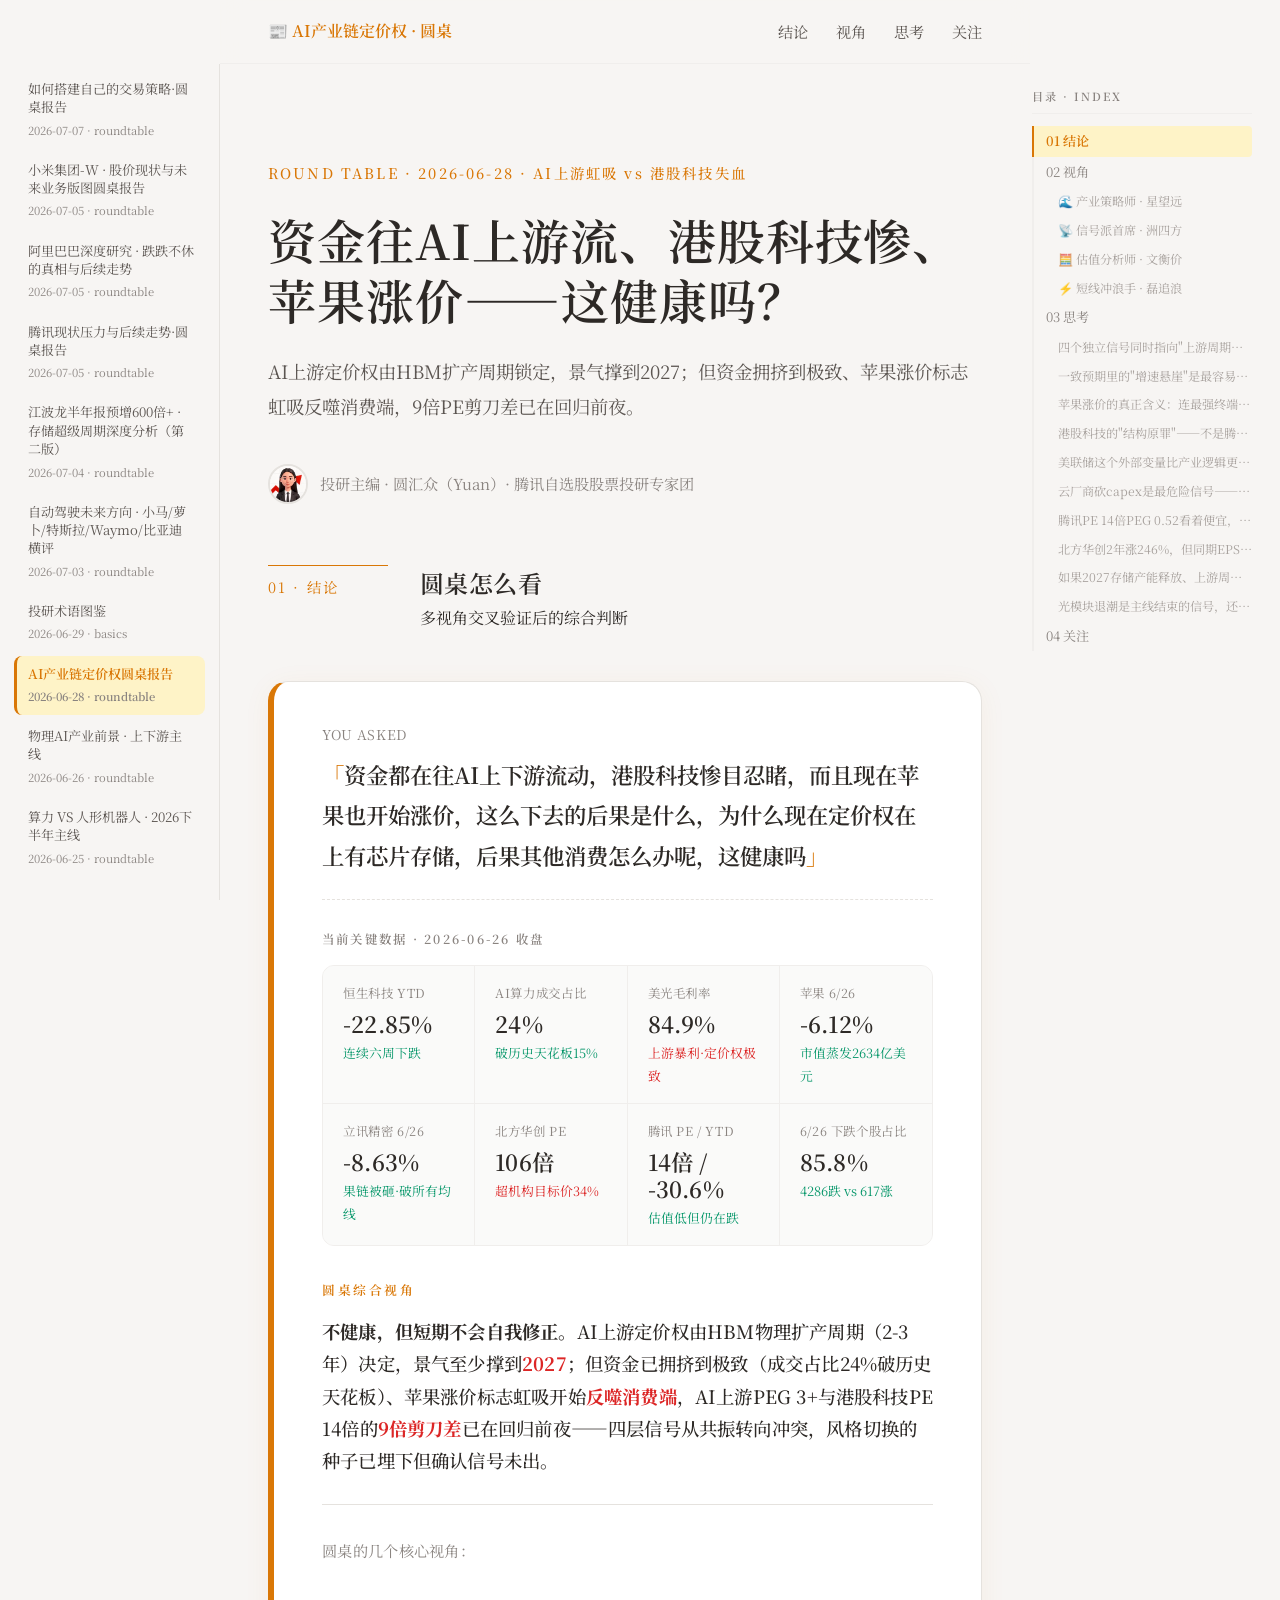
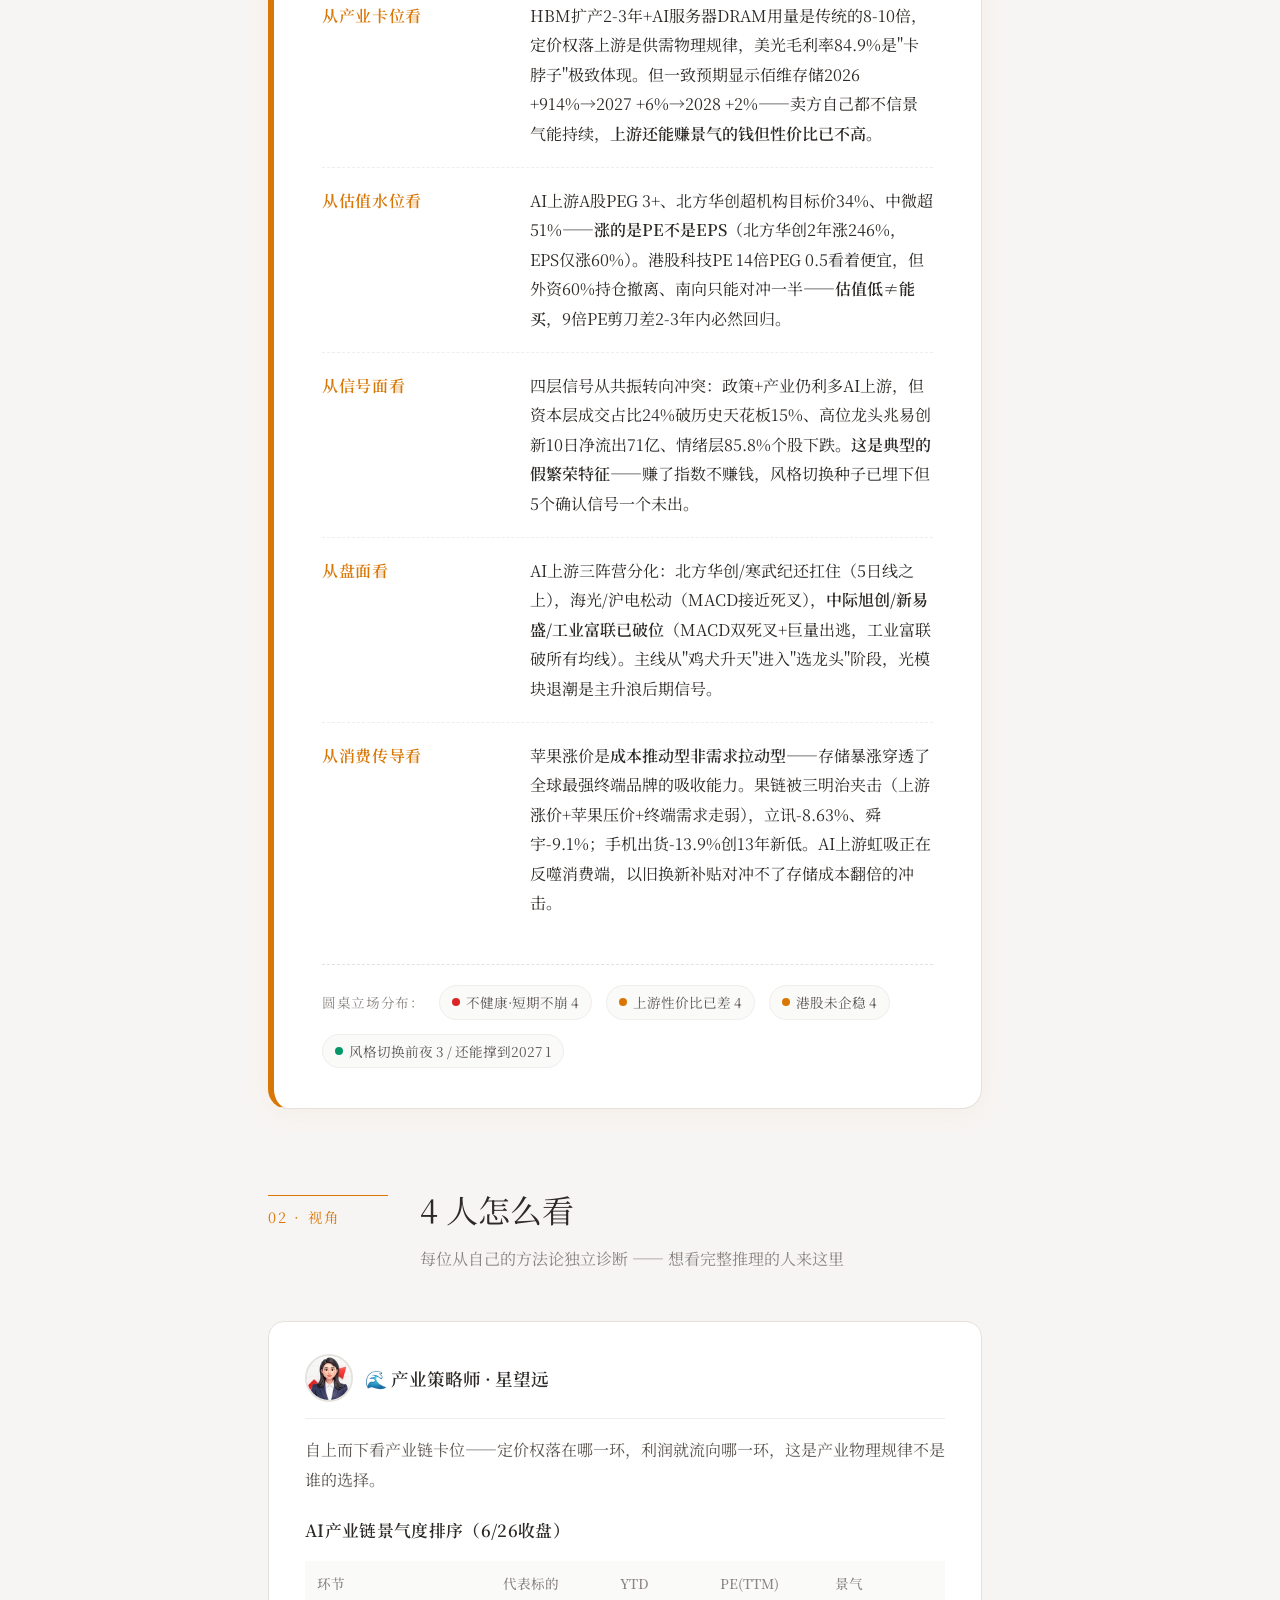
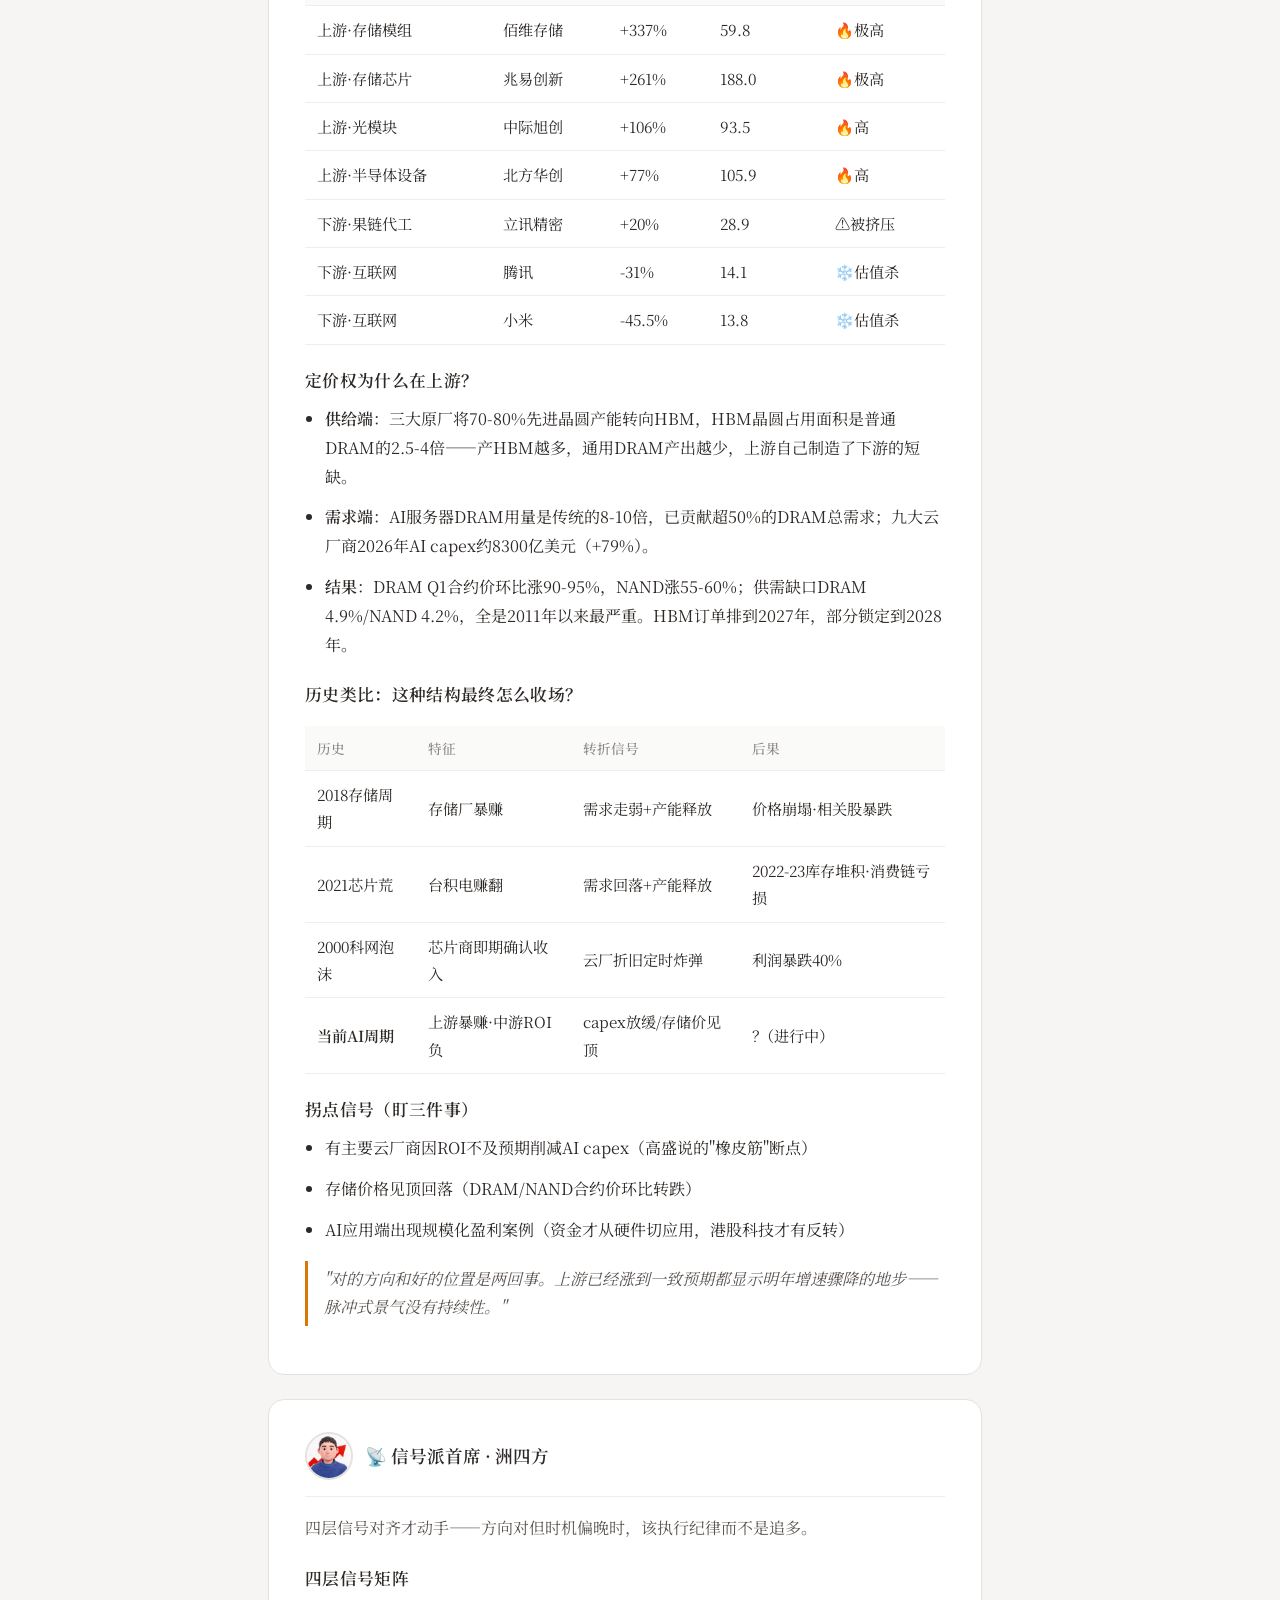
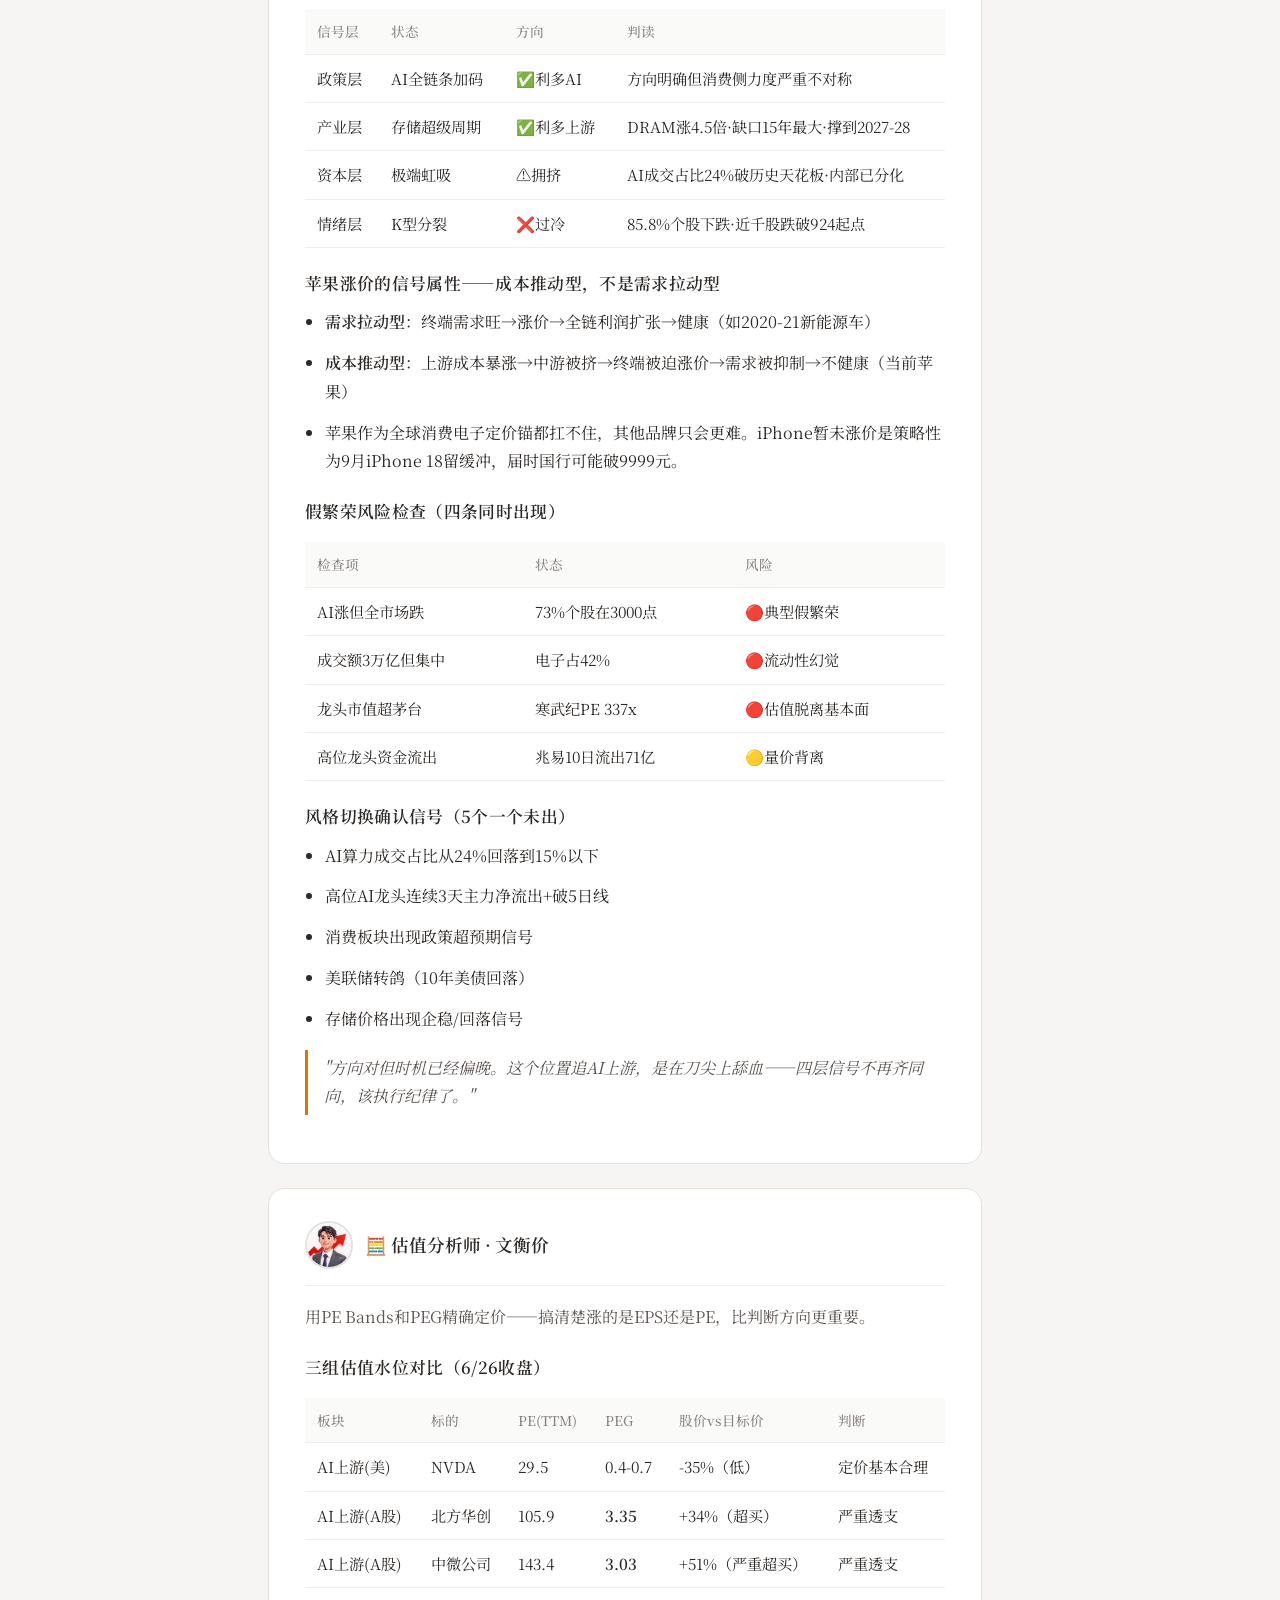
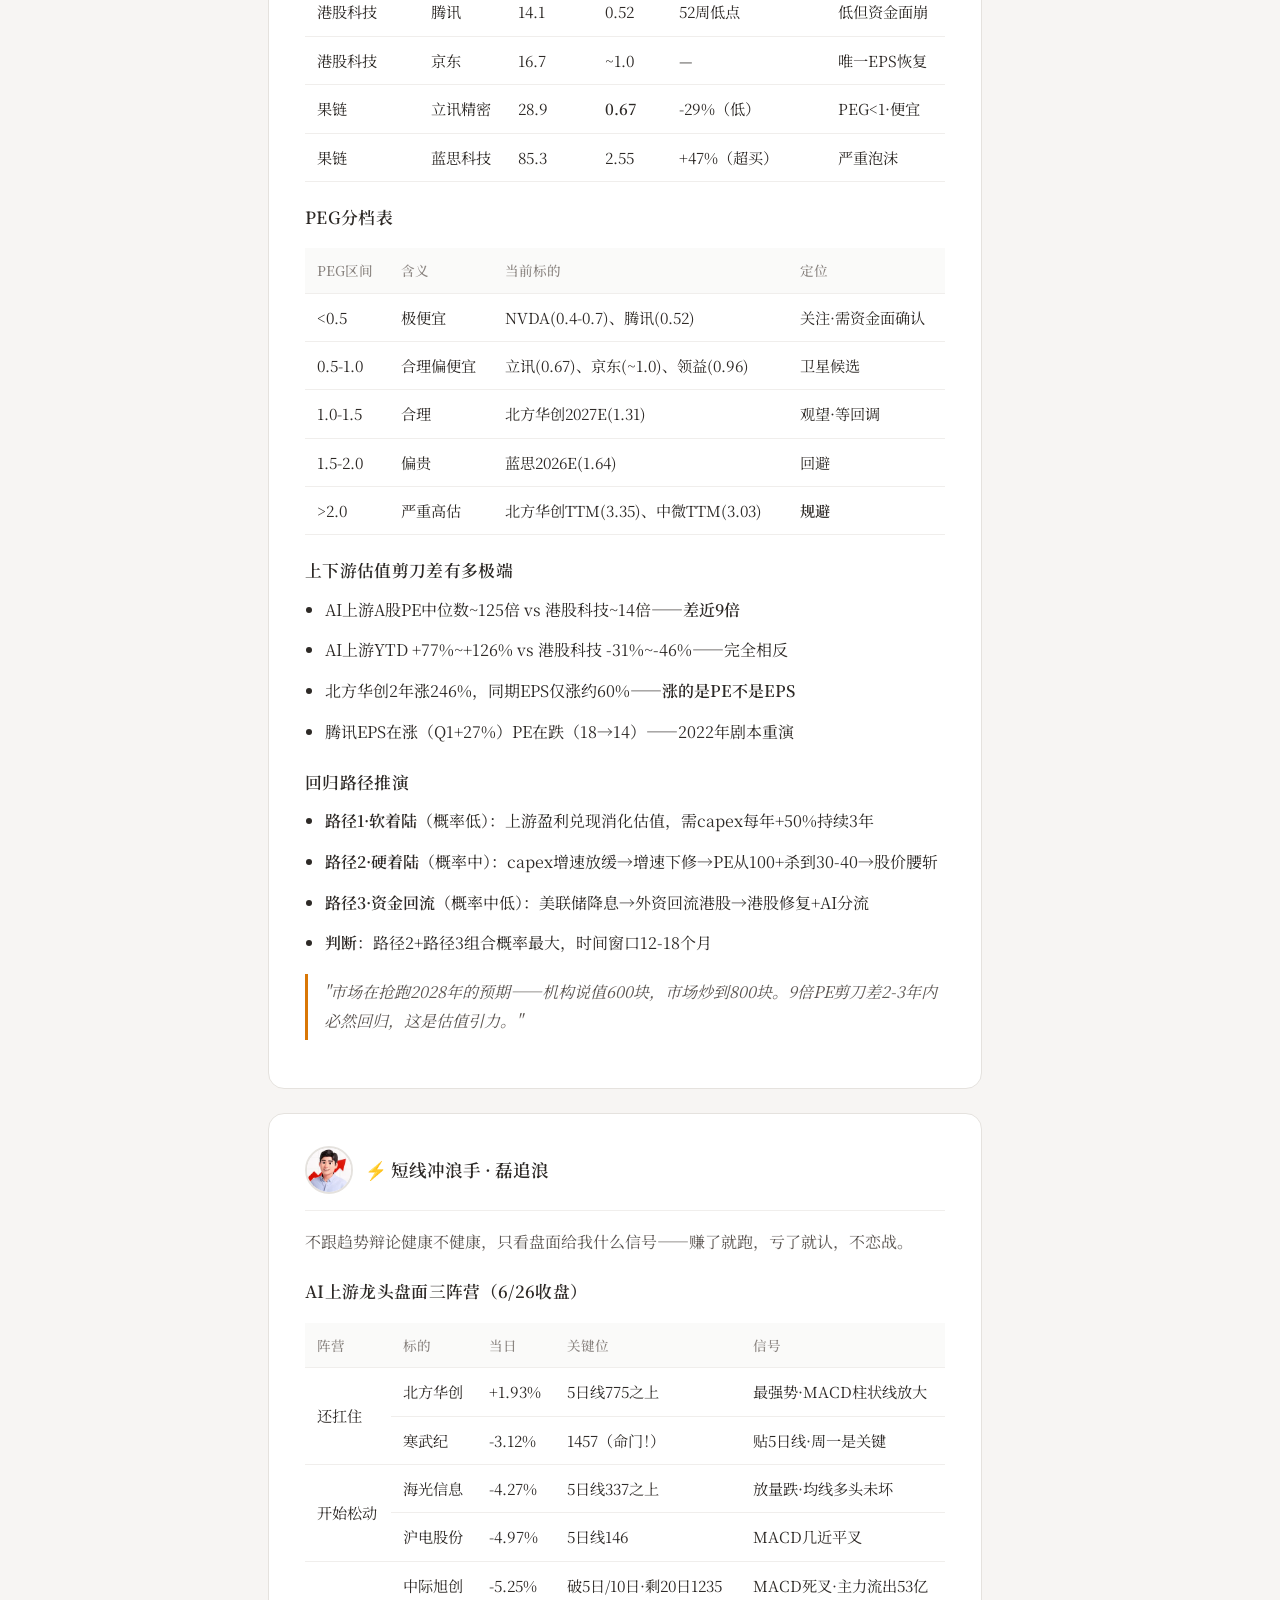
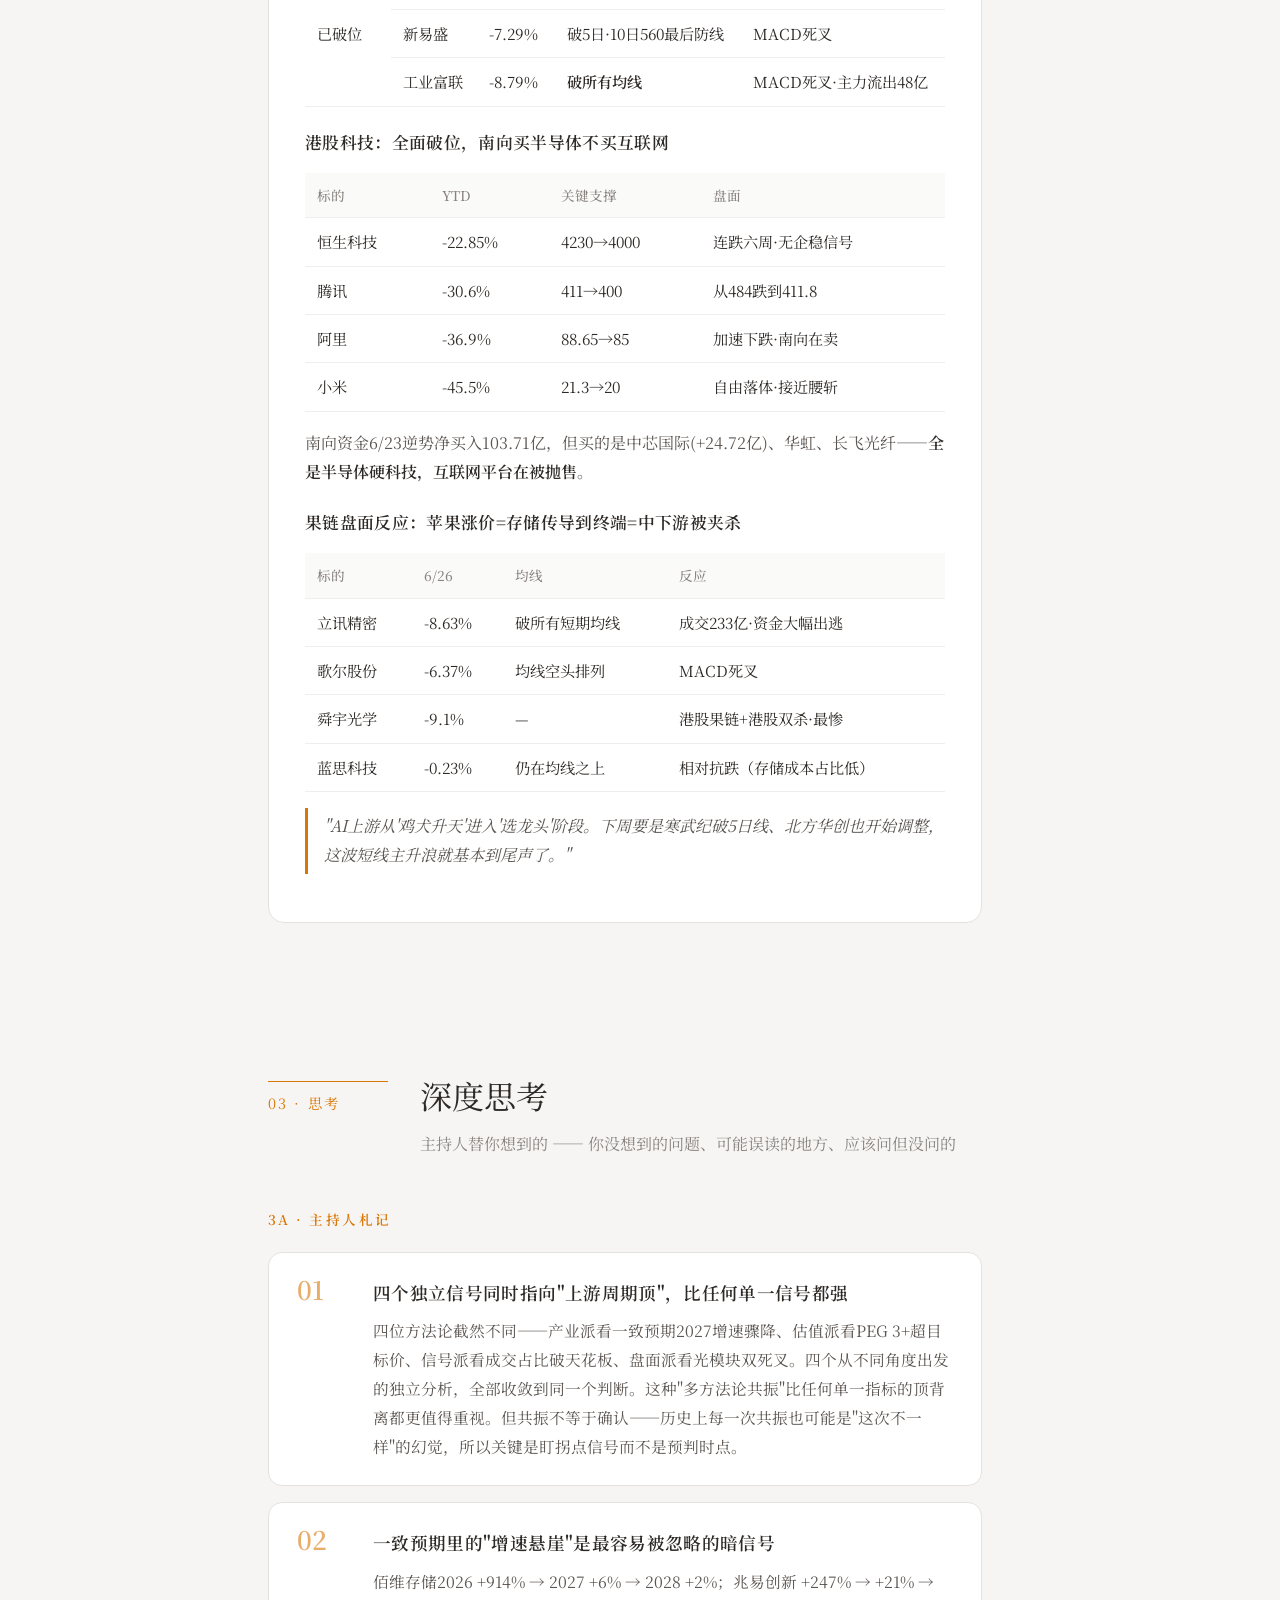
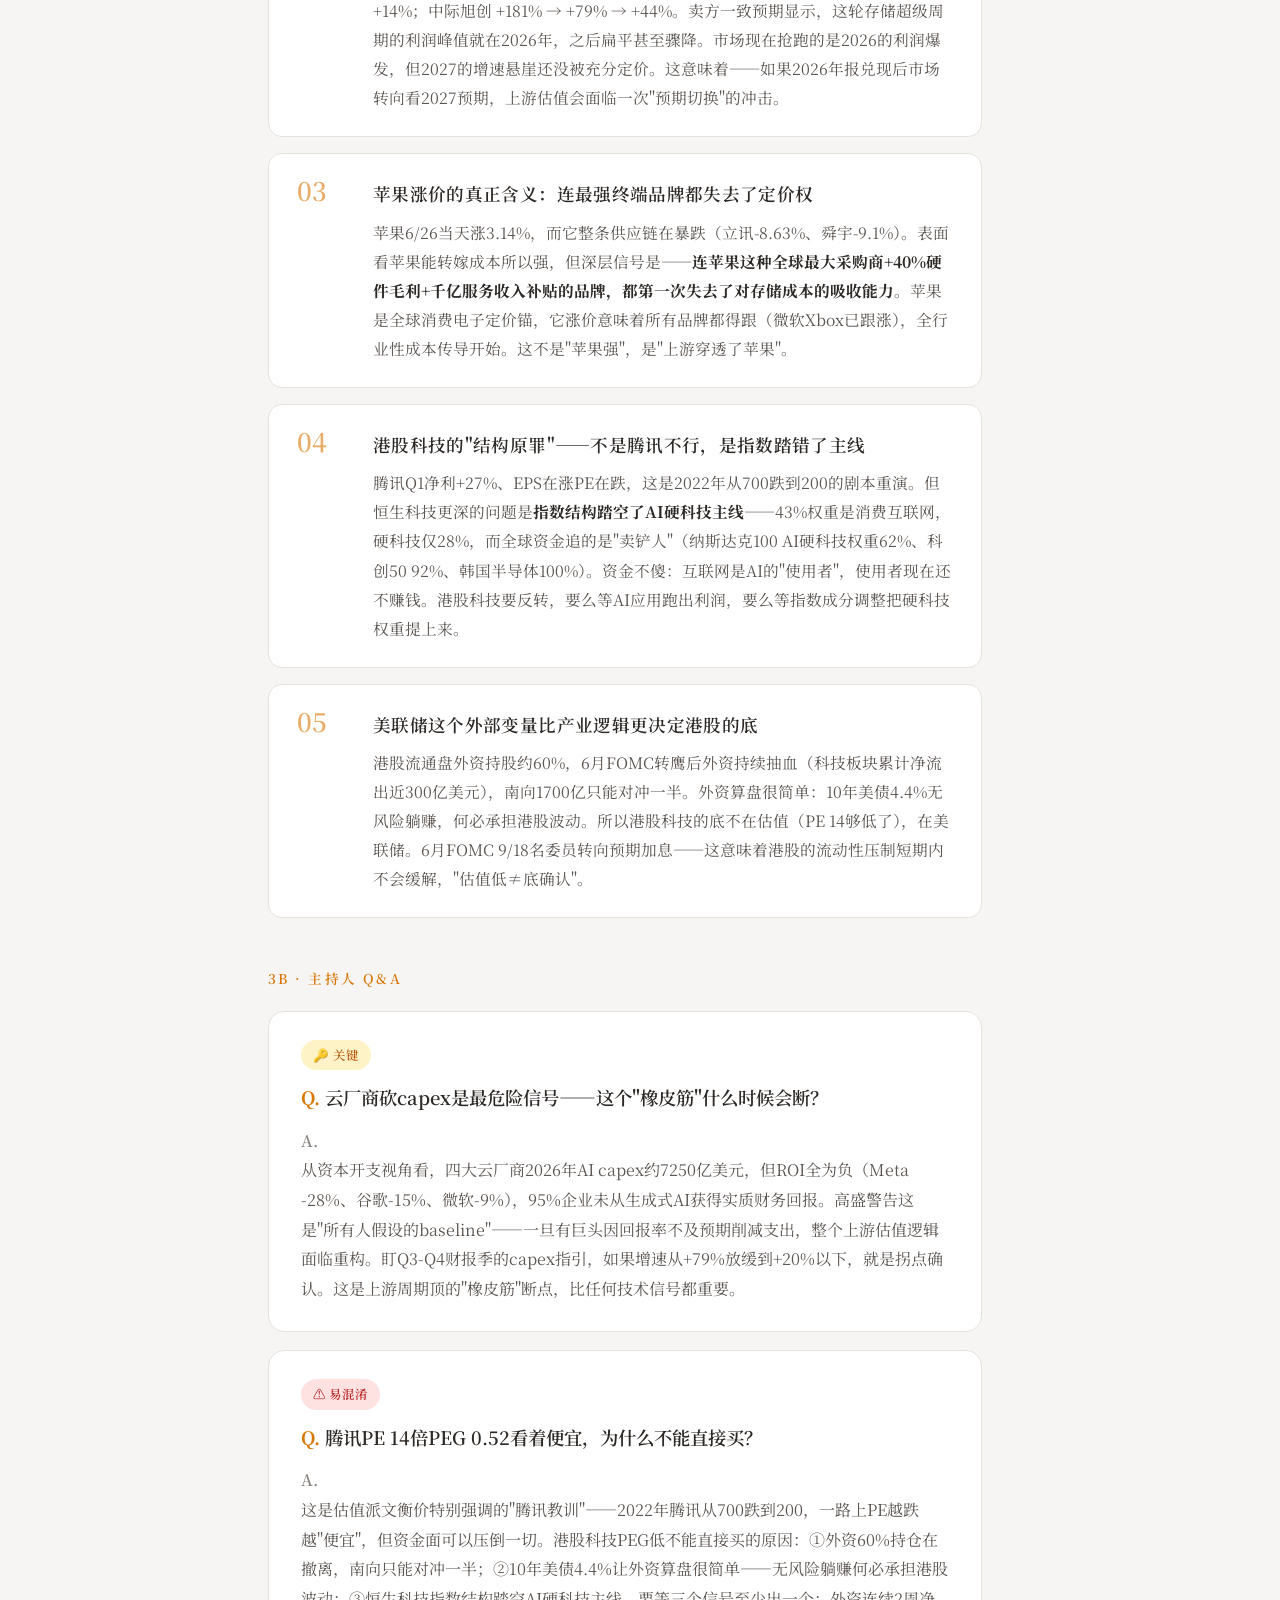
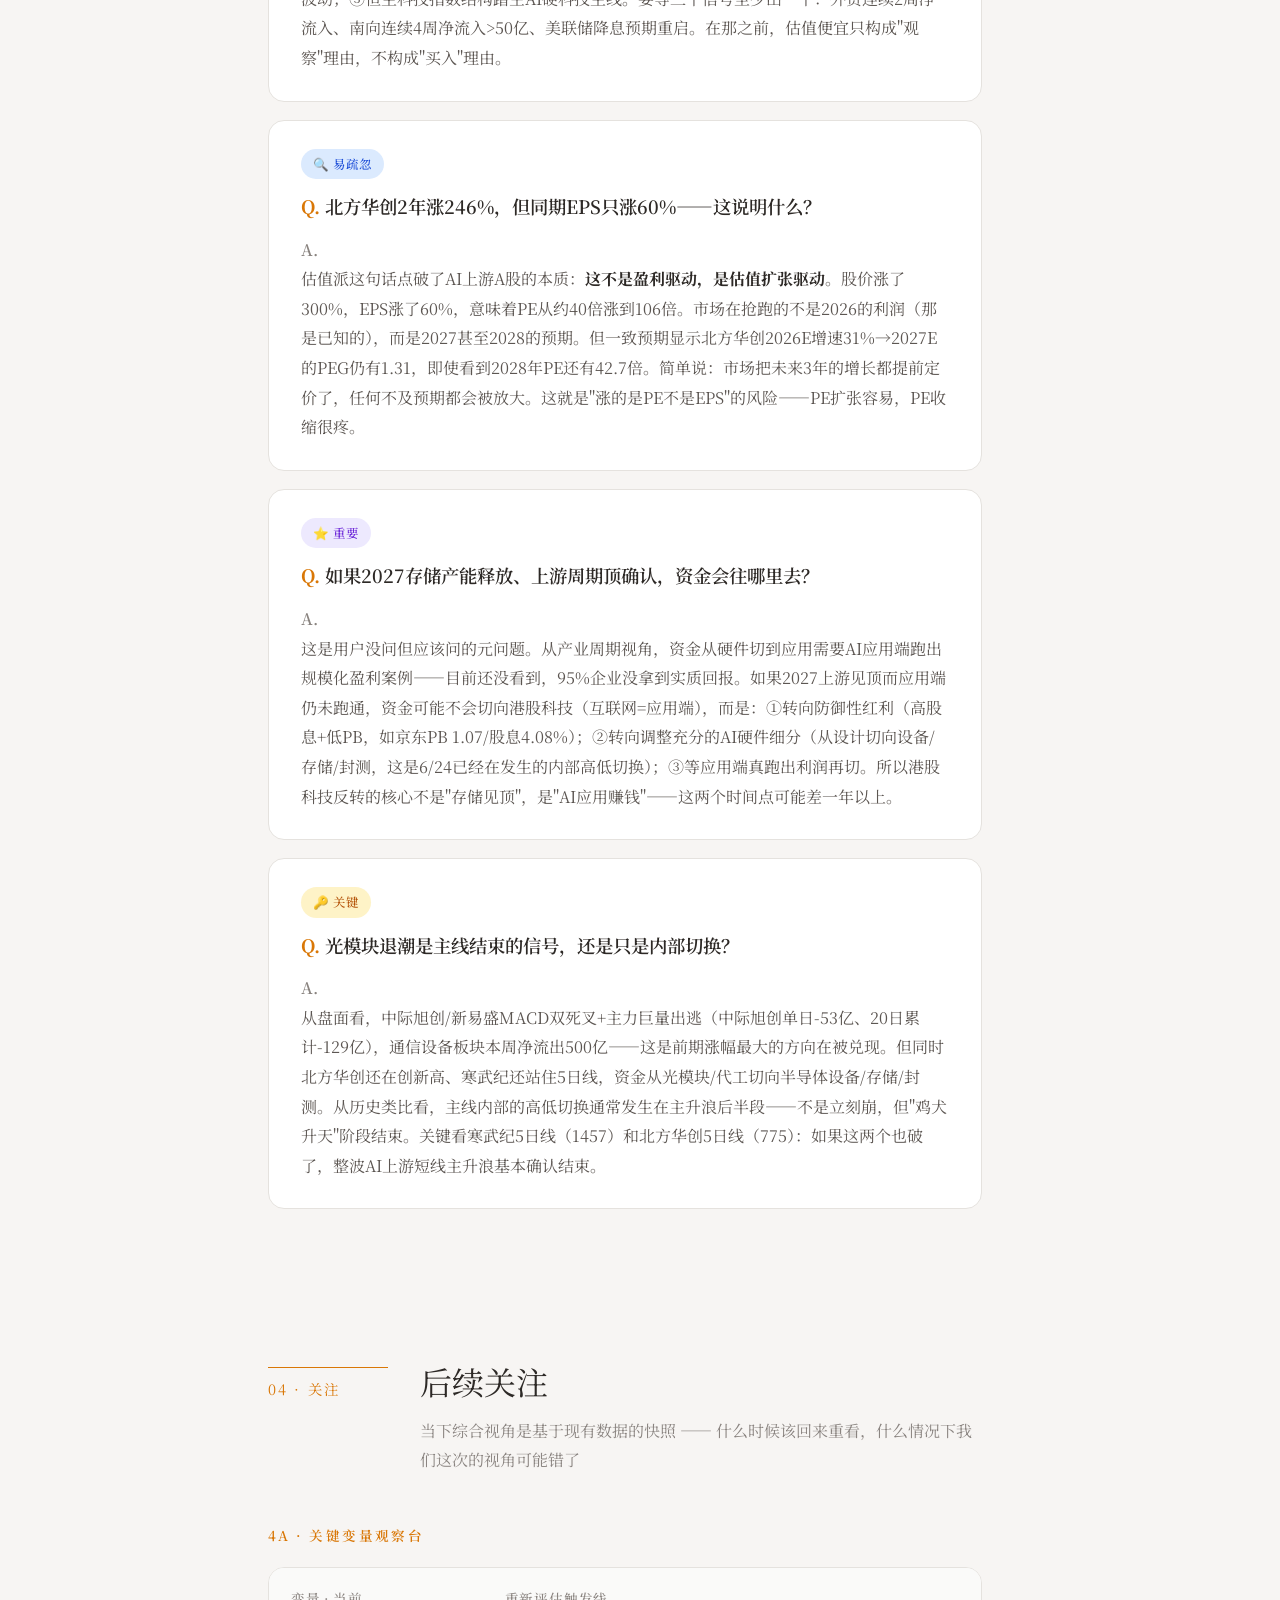
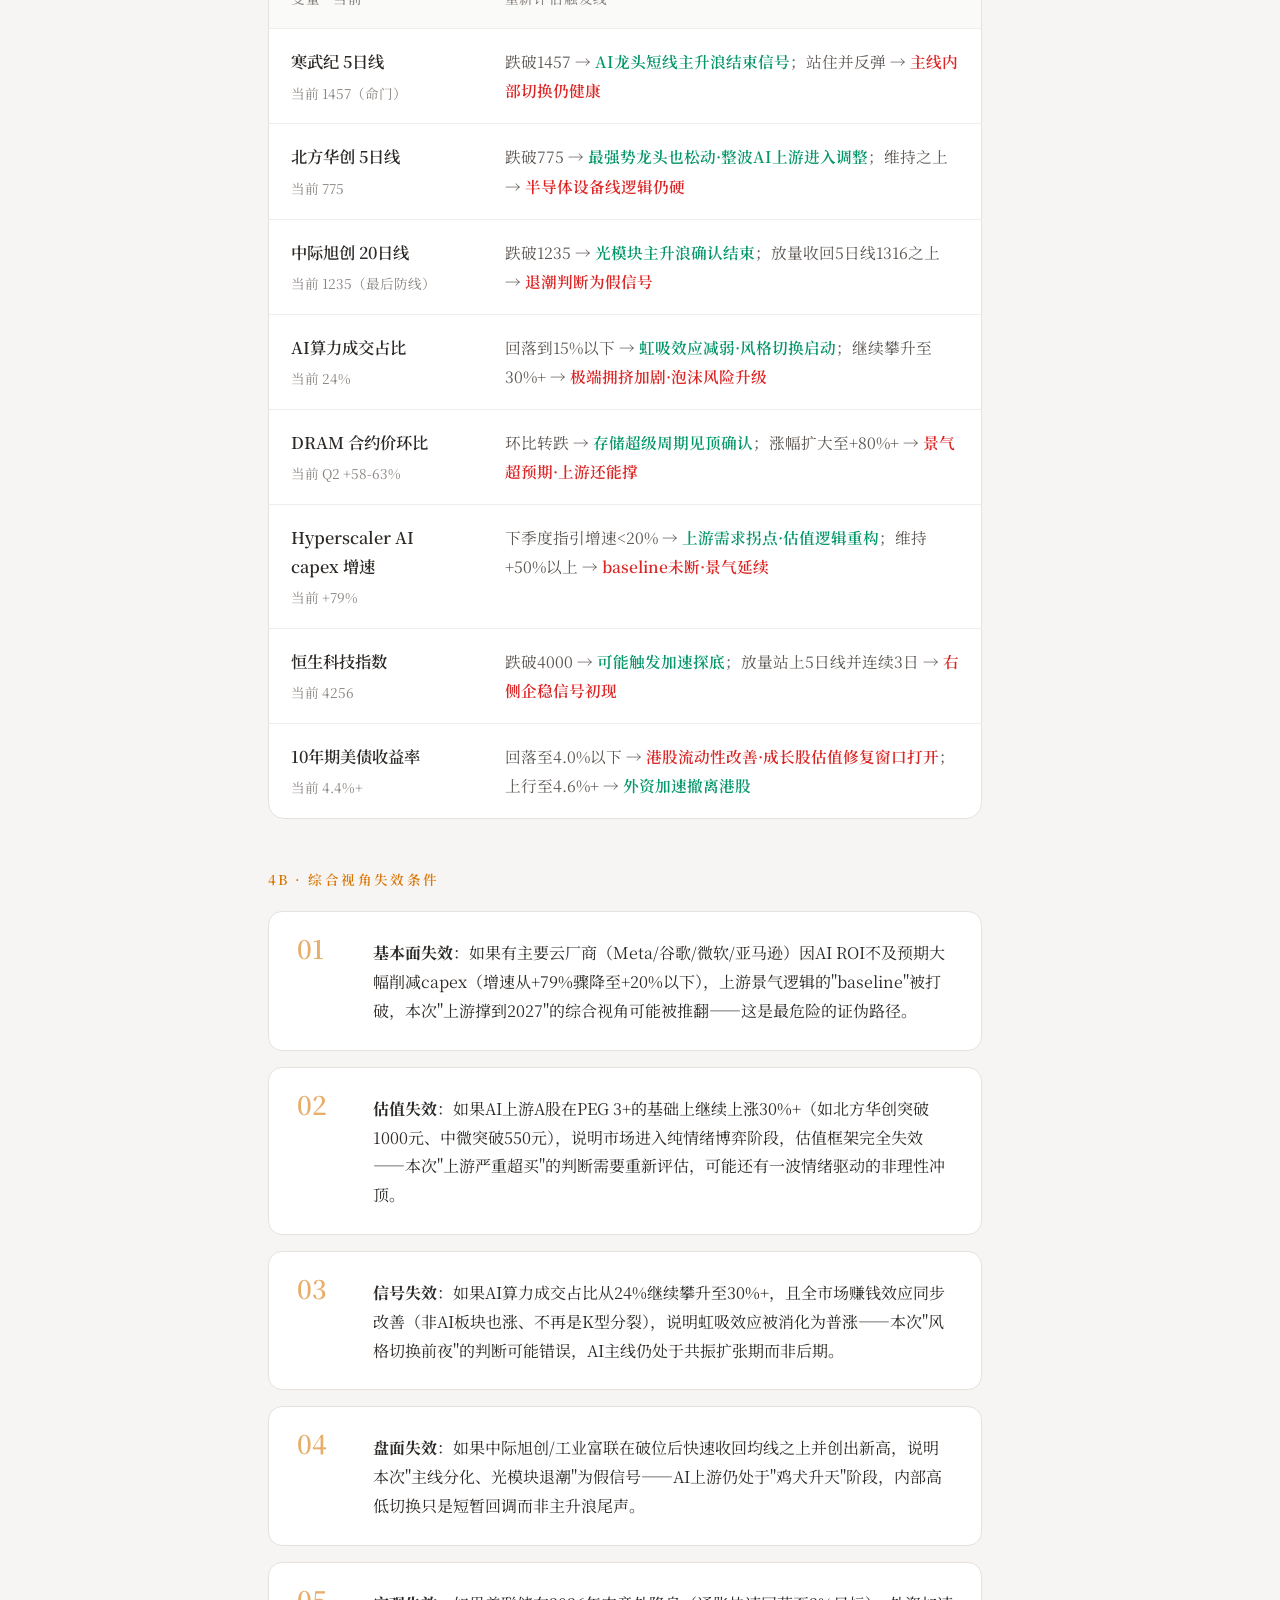
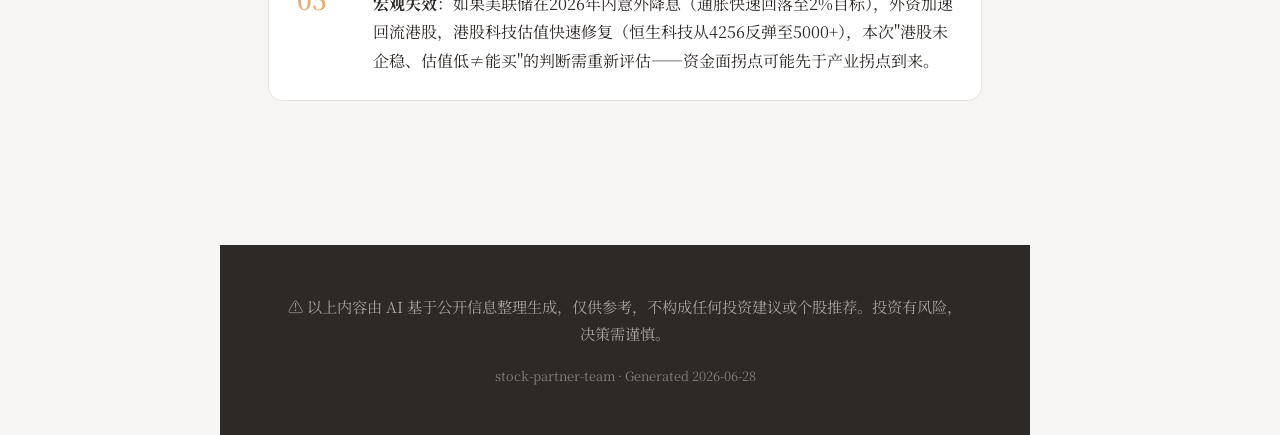
<file: pages/2026-06-28-AI产业链定价权.html>
<!DOCTYPE html>
<html lang="zh-CN">
<head>
<meta charset="UTF-8">
<meta name="viewport" content="width=device-width, initial-scale=1.0">
<title>AI产业链定价权圆桌报告</title>
<link href="https://fonts.googleapis.com/css2?family=Noto+Serif+SC:wght@400;500;600;700&display=swap" rel="stylesheet">
<style>
:root {
  --bg-primary: #F7F5F3; --bg-secondary: #FFFFFF; --bg-card: #FFFFFF;
  --bg-elevated: #FAFAF9; --bg-warm: #F5F2EE; --bg-dark: #2D2926;
  --text-primary: #2D2926; --text-secondary: #5C5652;
  --text-muted: #8A8480; --text-light: #A8A29E;
  --accent: #D97706; --accent-light: #FEF3C7; --accent-hover: #B45309;
  --border: #E5E2DE; --border-light: #F0EEEC;
  --red: #DC2626; --green: #059669; --gold: #D97706; --blue: #2563EB;
}
* { box-sizing: border-box; margin: 0; padding: 0; }
body {
  font-family: 'Noto Serif SC', 'Source Han Serif SC', 'Songti SC', Georgia, serif;
  background: var(--bg-primary); color: var(--text-primary);
  line-height: 1.8; font-size: 16px; -webkit-font-smoothing: antialiased;
}
h1, h2, h3, h4 { font-family: inherit; font-weight: 600; letter-spacing: 0.02em; }
a { color: var(--accent); text-decoration: none; }
a:hover { color: var(--accent-hover); }

.container { max-width: 1100px; margin: 0 auto; padding: 0 48px; }
.prose { max-width: 760px; margin: 0 auto; }
.prose p { font-size: 1.05rem; line-height: 1.9; margin-bottom: 20px; color: var(--text-primary); }
.section-head { max-width: 1100px; display: grid; grid-template-columns: 120px 1fr; gap: 32px; align-items: baseline; margin: 0 auto 48px; padding: 0 48px; }
.section-num { font-size: 0.9rem; color: var(--accent); letter-spacing: 0.15em; border-top: 1px solid var(--accent); padding-top: 8px; }
.section-title { font-size: 2rem; }
.section-lede { color: var(--text-muted); margin-top: 6px; font-size: 1rem; }
section { padding: 72px 0; }

/* ===== Nav ===== */
nav { position: sticky; top: 0; z-index: 100; height: 64px; display: flex; align-items: center; justify-content: space-between; padding: 0 48px; background: rgba(247,245,243,0.85); backdrop-filter: blur(12px); border-bottom: 1px solid var(--border-light); }
.nav-logo { font-weight: 600; font-size: 1rem; }
.nav-links { display: flex; gap: 28px; }
.nav-links a { color: var(--text-secondary); font-size: 0.95rem; }
.nav-links a:hover { color: var(--accent); }

/* ===== Hero ===== */
.hero { max-width: 1100px; margin: 0 auto; padding: 96px 48px 48px; }
.kicker { color: var(--accent); font-size: 0.9rem; letter-spacing: 0.15em; font-weight: 500; margin-bottom: 24px; }
.hero h1 { font-size: 3rem; line-height: 1.25; margin-bottom: 24px; max-width: 900px; }
.hero-dek { max-width: 760px; font-size: 1.15rem; color: var(--text-secondary); line-height: 1.9; margin-bottom: 40px; }
.host { display: inline-flex; align-items: center; gap: 12px; font-size: 0.95rem; color: var(--text-muted); }
.host img { width: 40px; height: 40px; border-radius: 50%; object-fit: cover; border: 2px solid var(--border); }

/* ===== Module 1 · Conclusion Card ===== */
.conclusion-wrap { max-width: 1100px; margin: 0 auto; padding: 0 48px; }
.conclusion-card {
  padding: 40px 48px;
  background: var(--bg-card); border: 1px solid var(--border);
  border-left: 6px solid var(--accent); border-radius: 20px;
  box-shadow: 0 4px 28px rgba(217, 119, 6, 0.06);
}
#conclusion { padding: 0; }
#conclusion .section-head { margin-bottom: 48px; }
.cc-question {
  font-size: 0.85rem; color: var(--text-muted); letter-spacing: 0.05em;
  margin-bottom: 8px; text-transform: uppercase;
}
.cc-question-text {
  font-size: 1.4rem; font-weight: 600; color: var(--text-primary);
  margin-bottom: 28px; padding-bottom: 24px; border-bottom: 1px dashed var(--border);
}
.cc-question-text::before { content: "「"; color: var(--accent); }
.cc-question-text::after { content: "」"; color: var(--accent); }

.cc-snapshot { margin-bottom: 32px; }
.cc-snapshot-label {
  font-size: 0.78rem; color: var(--text-muted); letter-spacing: 0.18em;
  font-weight: 600; margin-bottom: 14px; text-transform: uppercase;
}
.cc-snapshot-grid {
  display: grid; grid-template-columns: repeat(4, 1fr);
  background: var(--bg-elevated); border: 1px solid var(--border-light);
  border-radius: 12px; overflow: hidden;
}
.cc-snap-cell {
  padding: 16px 20px;
  border-right: 1px solid var(--border-light);
  border-bottom: 1px solid var(--border-light);
  background: var(--bg-elevated);
}
.cc-snap-cell:nth-child(4n) { border-right: none; }
.cc-snap-cell:nth-last-child(-n+4) { border-bottom: none; }
.cc-snap-cell-label {
  font-size: 0.78rem; color: var(--text-muted); letter-spacing: 0.05em;
  margin-bottom: 6px;
}
.cc-snap-cell-value {
  font-size: 1.4rem; font-weight: 600; color: var(--text-primary);
  font-variant-numeric: tabular-nums; line-height: 1.2;
  letter-spacing: 0.01em;
}
.cc-snap-cell-sub {
  font-size: 0.8rem; color: var(--text-muted); margin-top: 4px;
  font-variant-numeric: tabular-nums;
}
.cc-snap-up { color: var(--red); }
.cc-snap-down { color: var(--green); }

.cc-headline-label {
  font-size: 0.8rem; color: var(--accent); letter-spacing: 0.2em;
  font-weight: 600; margin-bottom: 14px; text-transform: uppercase;
}
.cc-headline {
  font-size: 1.15rem; font-weight: 500; color: var(--text-primary);
  letter-spacing: 0.01em; line-height: 1.75;
  margin-bottom: 32px; padding-bottom: 28px;
  border-bottom: 1px solid var(--border);
}
.cc-headline strong { font-weight: 700; color: var(--text-primary); }
.cc-headline em { font-style: normal; font-weight: 700; color: var(--red); }

.cc-actions-intro {
  font-size: 0.95rem; color: var(--text-muted); letter-spacing: 0.02em;
  margin-bottom: 18px;
}
.cc-actions {
  display: flex; flex-direction: column;
  margin-bottom: 28px;
}
.cc-action-row {
  display: grid; grid-template-columns: 180px 1fr;
  gap: 28px; padding: 18px 0; align-items: baseline;
  border-bottom: 1px dashed var(--border-light);
}
.cc-action-row:last-child { border-bottom: none; }
.cc-action-label {
  font-weight: 600; color: var(--accent); font-size: 1rem;
  letter-spacing: 0.04em;
}
.cc-action-detail {
  color: var(--text-primary); font-size: 1rem; line-height: 1.85;
}
.cc-action-detail strong { color: var(--text-primary); font-weight: 600; }

.cc-vote {
  display: flex; gap: 14px; flex-wrap: wrap; align-items: center;
  padding-top: 20px; border-top: 1px dashed var(--border);
}
.cc-vote-label { font-size: 0.85rem; color: var(--text-muted); letter-spacing: 0.05em; }
.cc-vote-tag {
  display: inline-flex; align-items: center; gap: 6px;
  font-size: 0.85rem; color: var(--text-secondary);
  padding: 4px 12px; background: var(--bg-elevated); border-radius: 999px;
  border: 1px solid var(--border-light);
}
.cc-vote-tag .dot { width: 8px; height: 8px; border-radius: 50%; }

/* ===== Module 2 · Voice Card ===== */
.voice-stack { max-width: 1100px; margin: 0 auto; padding: 0 48px; display: flex; flex-direction: column; gap: 24px; }
.voice-card { background: var(--bg-card); border: 1px solid var(--border); border-radius: 16px; padding: 32px 36px; min-width: 0; }
.voice-head { display: flex; align-items: center; gap: 12px; padding-bottom: 16px; margin-bottom: 16px; border-bottom: 1px solid var(--border-light); }
.voice-head img { width: 48px; height: 48px; border-radius: 50%; object-fit: cover; border: 2px solid var(--border); }
.voice-name { font-weight: 600; font-size: 1.1rem; flex: 1; }
.voice-card ol, .voice-card ul { padding-left: 20px; }
.voice-card li { margin-bottom: 12px; line-height: 1.8; }
.voice-card strong { color: var(--text-primary); font-weight: 600; }
.voice-card h4 { margin: 20px 0 10px; font-size: 1.05rem; color: var(--text-primary); }
.voice-card p { margin-bottom: 14px; line-height: 1.85; color: var(--text-secondary); }
.voice-card table { width: 100%; border-collapse: collapse; font-variant-numeric: tabular-nums; font-size: 0.95rem; margin: 16px 0; }
.voice-card th, .voice-card td { padding: 10px 12px; text-align: left; border-bottom: 1px solid var(--border-light); }
.voice-card th { color: var(--text-muted); font-weight: 500; background: var(--bg-elevated); font-size: 0.85rem; }
.voice-card .table-scroll { overflow-x: auto; margin: 16px 0; }
.voice-card .pull-quote { border-left: 3px solid var(--accent); padding: 4px 0 4px 16px; margin: 16px 0; color: var(--text-secondary); font-style: italic; }

/* ===== Module 3a · Notes List（主持人札记） ===== */
.notes-stack { max-width: 1100px; margin: 0 auto; padding: 0 48px; display: flex; flex-direction: column; gap: 16px; }
.note-item { background: var(--bg-card); border: 1px solid var(--border); border-radius: 14px; padding: 24px 28px; display: grid; grid-template-columns: 56px 1fr; gap: 20px; align-items: baseline; }
.note-num { font-size: 1.6rem; font-weight: 600; color: var(--accent); font-variant-numeric: tabular-nums; line-height: 1; opacity: 0.6; }
.note-body h4 { font-size: 1.1rem; margin-bottom: 8px; color: var(--text-primary); }
.note-body p { font-size: 0.98rem; line-height: 1.85; color: var(--text-secondary); margin: 0 0 12px; }
.note-body p:last-child { margin-bottom: 0; }
.note-body p strong { color: var(--text-primary); }

/* ===== Module 3b · Q&A Card（主持人 Q&A） ===== */
.qa-stack { max-width: 1100px; margin: 0 auto; padding: 0 48px; display: flex; flex-direction: column; gap: 18px; }
.qa-card { background: var(--bg-card); border: 1px solid var(--border); border-radius: 16px; padding: 28px 32px; }
.qa-tag { display: inline-flex; align-items: center; gap: 6px; font-size: 0.78rem; letter-spacing: 0.06em; padding: 4px 12px; border-radius: 999px; background: var(--bg-warm); color: var(--text-secondary); margin-bottom: 14px; font-weight: 500; }
.qa-tag.tag-key { background: #FEF3C7; color: #B45309; }
.qa-tag.tag-confuse { background: #FEE2E2; color: #B91C1C; }
.qa-tag.tag-miss { background: #DBEAFE; color: #1D4ED8; }
.qa-tag.tag-meta { background: #EDE9FE; color: #6D28D9; }
.qa-question { font-size: 1.15rem; font-weight: 600; color: var(--text-primary); margin-bottom: 14px; line-height: 1.5; }
.qa-question::before { content: "Q. "; color: var(--accent); font-weight: 700; }
.qa-answer { color: var(--text-secondary); font-size: 1rem; line-height: 1.85; }
.qa-answer::before { content: "A. "; color: var(--text-muted); font-weight: 600; margin-right: 4px; }
.qa-answer p { margin-bottom: 12px; }
.qa-answer p:last-child { margin-bottom: 0; }
.qa-answer strong { color: var(--text-primary); }

/* ===== Module 4 · Trigger Table（关键变量触发表） ===== */
.trigger-wrap { max-width: 1100px; margin: 0 auto; padding: 0 48px; }
.trigger-table { width: 100%; border-collapse: separate; border-spacing: 0; background: var(--bg-card); border: 1px solid var(--border); border-radius: 16px; overflow: hidden; font-variant-numeric: tabular-nums; }
.trigger-table th, .trigger-table td { padding: 18px 22px; text-align: left; border-bottom: 1px solid var(--border-light); vertical-align: top; }
.trigger-table tr:last-child td { border-bottom: none; }
.trigger-table th { background: var(--bg-elevated); color: var(--text-muted); font-size: 0.85rem; font-weight: 500; letter-spacing: 0.06em; text-transform: uppercase; }
.trigger-var { font-weight: 600; color: var(--text-primary); font-size: 1.02rem; min-width: 200px; }
.trigger-var .now { display: block; font-weight: 400; color: var(--text-muted); font-size: 0.85rem; margin-top: 4px; letter-spacing: 0; text-transform: none; }
.trigger-action { color: var(--text-secondary); font-size: 0.98rem; line-height: 1.85; }
.trigger-action strong { color: var(--text-primary); font-weight: 600; }
.trigger-action .up { color: var(--red); font-weight: 600; }
.trigger-action .down { color: var(--green); font-weight: 600; }

/* ===== Sub-section divider（用于 Module 3 内部 3a / 3b 分隔） ===== */
.subsection-label { max-width: 1100px; margin: 48px auto 20px; padding: 0 48px; font-size: 0.85rem; color: var(--accent); letter-spacing: 0.18em; text-transform: uppercase; font-weight: 600; }
.subsection-label:first-of-type { margin-top: 0; }

/* ===== Passage Card（兜底承接：4 模块外的非标内容） ===== */
.passage-card { background: var(--bg-card); border: 1px solid var(--border); border-radius: 16px; padding: 36px 40px; max-width: 1100px; margin: 0 auto 24px; }
.passage-card h3 { font-size: 1.3rem; margin-bottom: 16px; color: var(--text-primary); }
.passage-card h4 { font-size: 1.05rem; margin: 24px 0 10px; color: var(--text-primary); }
.passage-card p { font-size: 1rem; line-height: 1.9; margin-bottom: 16px; color: var(--text-secondary); }
.passage-card ul, .passage-card ol { padding-left: 22px; margin-bottom: 16px; }
.passage-card li { margin-bottom: 8px; line-height: 1.85; color: var(--text-secondary); }
.passage-card strong { color: var(--text-primary); font-weight: 600; }
.passage-card table { width: 100%; border-collapse: collapse; font-variant-numeric: tabular-nums; font-size: 0.95rem; margin: 16px 0 24px; }
.passage-card th, .passage-card td { padding: 12px 14px; text-align: left; border-bottom: 1px solid var(--border-light); vertical-align: top; }
.passage-card th { color: var(--text-muted); font-weight: 500; background: var(--bg-elevated); letter-spacing: 0.04em; font-size: 0.85rem; }

/* ===== Right TOC Sidebar ===== */
.toc-sidebar {
  position: fixed; right: 28px; top: 88px;
  width: 220px; max-height: calc(100vh - 120px); overflow-y: auto;
  font-size: 0.82rem; line-height: 1.55; z-index: 50;
  scrollbar-width: thin; scrollbar-color: var(--border) transparent;
}
.toc-sidebar::-webkit-scrollbar { width: 4px; }
.toc-sidebar::-webkit-scrollbar-thumb { background: var(--border); border-radius: 2px; }
.toc-sidebar::before {
  content: "目录 · INDEX"; display: block;
  font-size: 0.7rem; letter-spacing: 0.18em; color: var(--text-muted);
  font-weight: 600; text-transform: uppercase;
  margin-bottom: 12px; padding-bottom: 8px; border-bottom: 1px solid var(--border-light);
}
.toc-item {
  display: block; padding: 5px 0 5px 12px;
  color: var(--text-muted); border-left: 2px solid var(--border-light);
  transition: all 0.2s; cursor: pointer; text-decoration: none;
  white-space: nowrap; overflow: hidden; text-overflow: ellipsis;
}
.toc-item:hover { color: var(--accent); border-left-color: var(--accent); }
.toc-item.active { color: var(--accent); border-left-color: var(--accent); font-weight: 600; background: var(--accent-light); border-radius: 0 4px 4px 0; }
.toc-item.toc-sub { padding-left: 24px; font-size: 0.76rem; color: var(--text-light); }
.toc-item.toc-sub.active { color: var(--accent); background: transparent; }
@media (max-width: 1200px) { .toc-sidebar { display: none; } }

/* ===== Footer ===== */
footer { background: var(--bg-dark); color: var(--text-light); padding: 48px; text-align: center; margin-top: 72px; }
footer p { max-width: 680px; margin: 0 auto; font-size: 0.95rem; }
.footer-sub { margin-top: 16px; font-size: 0.8rem; color: var(--text-light); opacity: 0.7; }

/* ===== Responsive ===== */
@media (max-width: 900px) {
  .container, .voice-stack, .qa-stack, .trigger-wrap, .notes-stack, .subsection-label, .conclusion-wrap { padding-left: 24px; padding-right: 24px; }
  .hero { padding-left: 24px; padding-right: 24px; }
  .conclusion-card { padding: 28px 24px; }
  .cc-headline { font-size: 1.05rem; line-height: 1.7; }
  .cc-action-row { grid-template-columns: 1fr; gap: 6px; }
  .cc-snapshot-grid { grid-template-columns: repeat(2, 1fr); }
  .cc-snap-cell:nth-child(4n) { border-right: 1px solid var(--border-light); }
  .cc-snap-cell:nth-child(2n) { border-right: none; }
  .cc-snap-cell:nth-last-child(-n+4) { border-bottom: 1px solid var(--border-light); }
  .cc-snap-cell:nth-last-child(-n+2) { border-bottom: none; }
  .hero h1 { font-size: 2.2rem; }
  nav { padding: 0 24px; }
  .nav-links { display: none; }
  .voice-card, .passage-card { padding: 24px; }
  .qa-card { padding: 22px; }
  .trigger-table th, .trigger-table td { padding: 14px 14px; }
  .note-item { padding: 20px; grid-template-columns: 1fr; gap: 8px; }
  .section-head { padding: 0 24px; }
}
</style>
</head>
<body>

<aside class="toc-sidebar" id="tocSidebar"></aside>

<nav>
  <a class="nav-logo">📰 AI产业链定价权 · 圆桌</a>
  <div class="nav-links">
    <a href="#conclusion">结论</a>
    <a href="#voices">视角</a>
    <a href="#thinking">思考</a>
    <a href="#watch">关注</a>
  </div>
</nav>

<section class="hero">
  <div class="kicker">ROUND TABLE · 2026-06-28 · AI上游虹吸 vs 港股科技失血</div>
  <h1>资金往AI上游流、港股科技惨、苹果涨价——这健康吗？</h1>
  <div class="hero-dek">AI上游定价权由HBM扩产周期锁定，景气撑到2027；但资金拥挤到极致、苹果涨价标志虹吸反噬消费端，9倍PE剪刀差已在回归前夜。</div>
  <div class="host">
    <img src="[data-uri]" alt="投研主编">
    <span>投研主编 · 圆汇众（Yuan）· 腾讯自选股股票投研专家团</span>
  </div>
</section>

<!-- ============ Module 1 · 结论卡 ============ -->
<section id="conclusion">
  <div class="section-head">
    <div class="section-num">01 · 结论</div>
    <div><h2>圆桌怎么看</h2><p class="section-dek">多视角交叉验证后的综合判断</p></div>
  </div>
  <div class="conclusion-wrap">
    <div class="conclusion-card">

      <div class="cc-question">YOU ASKED</div>
      <div class="cc-question-text">资金都在往AI上下游流动，港股科技惨目忍睹，而且现在苹果也开始涨价，这么下去的后果是什么，为什么现在定价权在上有芯片存储，后果其他消费怎么办呢，这健康吗</div>

      <div class="cc-snapshot">
        <div class="cc-snapshot-label">当前关键数据 · 2026-06-26 收盘</div>
        <div class="cc-snapshot-grid">
          <div class="cc-snap-cell">
            <div class="cc-snap-cell-label">恒生科技 YTD</div>
            <div class="cc-snap-cell-value">-22.85%</div>
            <div class="cc-snap-cell-sub cc-snap-down">连续六周下跌</div>
          </div>
          <div class="cc-snap-cell">
            <div class="cc-snap-cell-label">AI算力成交占比</div>
            <div class="cc-snap-cell-value">24%</div>
            <div class="cc-snap-cell-sub cc-snap-down">破历史天花板15%</div>
          </div>
          <div class="cc-snap-cell">
            <div class="cc-snap-cell-label">美光毛利率</div>
            <div class="cc-snap-cell-value">84.9%</div>
            <div class="cc-snap-cell-sub cc-snap-up">上游暴利·定价权极致</div>
          </div>
          <div class="cc-snap-cell">
            <div class="cc-snap-cell-label">苹果 6/26</div>
            <div class="cc-snap-cell-value">-6.12%</div>
            <div class="cc-snap-cell-sub cc-snap-down">市值蒸发2634亿美元</div>
          </div>
          <div class="cc-snap-cell">
            <div class="cc-snap-cell-label">立讯精密 6/26</div>
            <div class="cc-snap-cell-value">-8.63%</div>
            <div class="cc-snap-cell-sub cc-snap-down">果链被砸·破所有均线</div>
          </div>
          <div class="cc-snap-cell">
            <div class="cc-snap-cell-label">北方华创 PE</div>
            <div class="cc-snap-cell-value">106倍</div>
            <div class="cc-snap-cell-sub cc-snap-up">超机构目标价34%</div>
          </div>
          <div class="cc-snap-cell">
            <div class="cc-snap-cell-label">腾讯 PE / YTD</div>
            <div class="cc-snap-cell-value">14倍 / -30.6%</div>
            <div class="cc-snap-cell-sub cc-snap-down">估值低但仍在跌</div>
          </div>
          <div class="cc-snap-cell">
            <div class="cc-snap-cell-label">6/26 下跌个股占比</div>
            <div class="cc-snap-cell-value">85.8%</div>
            <div class="cc-snap-cell-sub cc-snap-down">4286跌 vs 617涨</div>
          </div>
        </div>
      </div>

      <div class="cc-headline-label">圆桌综合视角</div>
      <div class="cc-headline">
        <strong>不健康，但短期不会自我修正。</strong>AI上游定价权由HBM物理扩产周期（2-3年）决定，景气至少撑到<em>2027</em>；但资金已拥挤到极致（成交占比24%破历史天花板）、苹果涨价标志虹吸开始<em>反噬消费端</em>，AI上游PEG 3+与港股科技PE 14倍的<em>9倍剪刀差</em>已在回归前夜——四层信号从共振转向冲突，风格切换的种子已埋下但确认信号未出。
      </div>

      <div class="cc-actions-intro">圆桌的几个核心视角：</div>
      <div class="cc-actions">
        <div class="cc-action-row">
          <div class="cc-action-label">从产业卡位看</div>
          <div class="cc-action-detail">HBM扩产2-3年+AI服务器DRAM用量是传统的8-10倍，定价权落上游是供需物理规律，美光毛利率84.9%是"卡脖子"极致体现。但一致预期显示佰维存储2026 +914%→2027 +6%→2028 +2%——卖方自己都不信景气能持续，<strong>上游还能赚景气的钱但性价比已不高</strong>。</div>
        </div>
        <div class="cc-action-row">
          <div class="cc-action-label">从估值水位看</div>
          <div class="cc-action-detail">AI上游A股PEG 3+、北方华创超机构目标价34%、中微超51%——<strong>涨的是PE不是EPS</strong>（北方华创2年涨246%，EPS仅涨60%）。港股科技PE 14倍PEG 0.5看着便宜，但外资60%持仓撤离、南向只能对冲一半——<strong>估值低≠能买</strong>，9倍PE剪刀差2-3年内必然回归。</div>
        </div>
        <div class="cc-action-row">
          <div class="cc-action-label">从信号面看</div>
          <div class="cc-action-detail">四层信号从共振转向冲突：政策+产业仍利多AI上游，但资本层成交占比24%破历史天花板15%、高位龙头兆易创新10日净流出71亿、情绪层85.8%个股下跌。<strong>这是典型的假繁荣特征</strong>——赚了指数不赚钱，风格切换种子已埋下但5个确认信号一个未出。</div>
        </div>
        <div class="cc-action-row">
          <div class="cc-action-label">从盘面看</div>
          <div class="cc-action-detail">AI上游三阵营分化：北方华创/寒武纪还扛住（5日线之上），海光/沪电松动（MACD接近死叉），<strong>中际旭创/新易盛/工业富联已破位</strong>（MACD双死叉+巨量出逃，工业富联破所有均线）。主线从"鸡犬升天"进入"选龙头"阶段，光模块退潮是主升浪后期信号。</div>
        </div>
        <div class="cc-action-row">
          <div class="cc-action-label">从消费传导看</div>
          <div class="cc-action-detail">苹果涨价是<strong>成本推动型非需求拉动型</strong>——存储暴涨穿透了全球最强终端品牌的吸收能力。果链被三明治夹击（上游涨价+苹果压价+终端需求走弱），立讯-8.63%、舜宇-9.1%；手机出货-13.9%创13年新低。AI上游虹吸正在反噬消费端，以旧换新补贴对冲不了存储成本翻倍的冲击。</div>
        </div>
      </div>

      <div class="cc-vote">
        <span class="cc-vote-label">圆桌立场分布：</span>
        <span class="cc-vote-tag"><span class="dot" style="background:var(--red)"></span>不健康·短期不崩 4</span>
        <span class="cc-vote-tag"><span class="dot" style="background:var(--accent)"></span>上游性价比已差 4</span>
        <span class="cc-vote-tag"><span class="dot" style="background:var(--gold)"></span>港股未企稳 4</span>
        <span class="cc-vote-tag"><span class="dot" style="background:var(--green)"></span>风格切换前夜 3 / 还能撑到2027 1</span>
      </div>

    </div>
  </div>
</section>

<!-- ============ Module 2 · 子专家观点 ============ -->
<section id="voices">
  <div class="section-head">
    <div class="section-num">02 · 视角</div>
    <div>
      <div class="section-title">4 人怎么看</div>
      <div class="section-lede">每位从自己的方法论独立诊断 —— 想看完整推理的人来这里</div>
    </div>
  </div>

  <div class="voice-stack">

    <!-- 产业策略师 -->
    <article class="voice-card">
      <div class="voice-head">
        <img src="[data-uri]" alt="产业策略师">
        <div class="voice-name">🌊 产业策略师 · 星望远</div>
      </div>
      <p>自上而下看产业链卡位——定价权落在哪一环，利润就流向哪一环，这是产业物理规律不是谁的选择。</p>

      <h4>AI产业链景气度排序（6/26收盘）</h4>
      <table>
        <thead><tr><th>环节</th><th>代表标的</th><th>YTD</th><th>PE(TTM)</th><th>景气</th></tr></thead>
        <tbody>
          <tr><td>上游·存储模组</td><td>佰维存储</td><td class="up">+337%</td><td>59.8</td><td>🔥极高</td></tr>
          <tr><td>上游·存储芯片</td><td>兆易创新</td><td class="up">+261%</td><td>188.0</td><td>🔥极高</td></tr>
          <tr><td>上游·光模块</td><td>中际旭创</td><td class="up">+106%</td><td>93.5</td><td>🔥高</td></tr>
          <tr><td>上游·半导体设备</td><td>北方华创</td><td class="up">+77%</td><td>105.9</td><td>🔥高</td></tr>
          <tr><td>下游·果链代工</td><td>立讯精密</td><td class="up">+20%</td><td>28.9</td><td>⚠️被挤压</td></tr>
          <tr><td>下游·互联网</td><td>腾讯</td><td class="down">-31%</td><td>14.1</td><td>❄️估值杀</td></tr>
          <tr><td>下游·互联网</td><td>小米</td><td class="down">-45.5%</td><td>13.8</td><td>❄️估值杀</td></tr>
        </tbody>
      </table>

      <h4>定价权为什么在上游？</h4>
      <ul>
        <li><strong>供给端</strong>：三大原厂将70-80%先进晶圆产能转向HBM，HBM晶圆占用面积是普通DRAM的2.5-4倍——产HBM越多，通用DRAM产出越少，上游自己制造了下游的短缺。</li>
        <li><strong>需求端</strong>：AI服务器DRAM用量是传统的8-10倍，已贡献超50%的DRAM总需求；九大云厂商2026年AI capex约8300亿美元（+79%）。</li>
        <li><strong>结果</strong>：DRAM Q1合约价环比涨90-95%，NAND涨55-60%；供需缺口DRAM 4.9%/NAND 4.2%，全是2011年以来最严重。HBM订单排到2027年，部分锁定到2028年。</li>
      </ul>

      <h4>历史类比：这种结构最终怎么收场？</h4>
      <table>
        <thead><tr><th>历史</th><th>特征</th><th>转折信号</th><th>后果</th></tr></thead>
        <tbody>
          <tr><td>2018存储周期</td><td>存储厂暴赚</td><td>需求走弱+产能释放</td><td>价格崩塌·相关股暴跌</td></tr>
          <tr><td>2021芯片荒</td><td>台积电赚翻</td><td>需求回落+产能释放</td><td>2022-23库存堆积·消费链亏损</td></tr>
          <tr><td>2000科网泡沫</td><td>芯片商即期确认收入</td><td>云厂折旧定时炸弹</td><td>利润暴跌40%</td></tr>
          <tr><td><strong>当前AI周期</strong></td><td>上游暴赚·中游ROI负</td><td>capex放缓/存储价见顶</td><td>？（进行中）</td></tr>
        </tbody>
      </table>

      <h4>拐点信号（盯三件事）</h4>
      <ul>
        <li>有主要云厂商因ROI不及预期削减AI capex（高盛说的"橡皮筋"断点）</li>
        <li>存储价格见顶回落（DRAM/NAND合约价环比转跌）</li>
        <li>AI应用端出现规模化盈利案例（资金才从硬件切应用，港股科技才有反转）</li>
      </ul>

      <div class="pull-quote">"对的方向和好的位置是两回事。上游已经涨到一致预期都显示明年增速骤降的地步——脉冲式景气没有持续性。"</div>
    </article>

    <!-- 信号派首席 -->
    <article class="voice-card">
      <div class="voice-head">
        <img src="[data-uri]" alt="信号派首席">
        <div class="voice-name">📡 信号派首席 · 洲四方</div>
      </div>
      <p>四层信号对齐才动手——方向对但时机偏晚时，该执行纪律而不是追多。</p>

      <h4>四层信号矩阵</h4>
      <table>
        <thead><tr><th>信号层</th><th>状态</th><th>方向</th><th>判读</th></tr></thead>
        <tbody>
          <tr><td>政策层</td><td>AI全链条加码</td><td class="up">✅利多AI</td><td>方向明确但消费侧力度严重不对称</td></tr>
          <tr><td>产业层</td><td>存储超级周期</td><td class="up">✅利多上游</td><td>DRAM涨4.5倍·缺口15年最大·撑到2027-28</td></tr>
          <tr><td>资本层</td><td>极端虹吸</td><td class="down">⚠️拥挤</td><td>AI成交占比24%破历史天花板·内部已分化</td></tr>
          <tr><td>情绪层</td><td>K型分裂</td><td class="down">❌过冷</td><td>85.8%个股下跌·近千股跌破924起点</td></tr>
        </tbody>
      </table>

      <h4>苹果涨价的信号属性——成本推动型，不是需求拉动型</h4>
      <ul>
        <li><strong>需求拉动型</strong>：终端需求旺→涨价→全链利润扩张→健康（如2020-21新能源车）</li>
        <li><strong>成本推动型</strong>：上游成本暴涨→中游被挤→终端被迫涨价→需求被抑制→不健康（当前苹果）</li>
        <li>苹果作为全球消费电子定价锚都扛不住，其他品牌只会更难。iPhone暂未涨价是策略性为9月iPhone 18留缓冲，届时国行可能破9999元。</li>
      </ul>

      <h4>假繁荣风险检查（四条同时出现）</h4>
      <table>
        <thead><tr><th>检查项</th><th>状态</th><th>风险</th></tr></thead>
        <tbody>
          <tr><td>AI涨但全市场跌</td><td>73%个股在3000点</td><td class="down">🔴典型假繁荣</td></tr>
          <tr><td>成交额3万亿但集中</td><td>电子占42%</td><td class="down">🔴流动性幻觉</td></tr>
          <tr><td>龙头市值超茅台</td><td>寒武纪PE 337x</td><td class="down">🔴估值脱离基本面</td></tr>
          <tr><td>高位龙头资金流出</td><td>兆易10日流出71亿</td><td>🟡量价背离</td></tr>
        </tbody>
      </table>

      <h4>风格切换确认信号（5个一个未出）</h4>
      <ul>
        <li>AI算力成交占比从24%回落到15%以下</li>
        <li>高位AI龙头连续3天主力净流出+破5日线</li>
        <li>消费板块出现政策超预期信号</li>
        <li>美联储转鸽（10年美债回落）</li>
        <li>存储价格出现企稳/回落信号</li>
      </ul>

      <div class="pull-quote">"方向对但时机已经偏晚。这个位置追AI上游，是在刀尖上舔血——四层信号不再齐同向，该执行纪律了。"</div>
    </article>

    <!-- 估值分析师 -->
    <article class="voice-card">
      <div class="voice-head">
        <img src="[data-uri]" alt="估值分析师">
        <div class="voice-name">🧮 估值分析师 · 文衡价</div>
      </div>
      <p>用PE Bands和PEG精确定价——搞清楚涨的是EPS还是PE，比判断方向更重要。</p>

      <h4>三组估值水位对比（6/26收盘）</h4>
      <table>
        <thead><tr><th>板块</th><th>标的</th><th>PE(TTM)</th><th>PEG</th><th>股价vs目标价</th><th>判断</th></tr></thead>
        <tbody>
          <tr><td>AI上游(美)</td><td>NVDA</td><td>29.5</td><td>0.4-0.7</td><td>-35%（低）</td><td>定价基本合理</td></tr>
          <tr><td>AI上游(A股)</td><td>北方华创</td><td>105.9</td><td><strong>3.35</strong></td><td class="up">+34%（超买）</td><td>严重透支</td></tr>
          <tr><td>AI上游(A股)</td><td>中微公司</td><td>143.4</td><td><strong>3.03</strong></td><td class="up">+51%（严重超买）</td><td>严重透支</td></tr>
          <tr><td>港股科技</td><td>腾讯</td><td>14.1</td><td>0.52</td><td>52周低点</td><td>低但资金面崩</td></tr>
          <tr><td>港股科技</td><td>京东</td><td>16.7</td><td>~1.0</td><td>—</td><td>唯一EPS恢复</td></tr>
          <tr><td>果链</td><td>立讯精密</td><td>28.9</td><td><strong>0.67</strong></td><td>-29%（低）</td><td>PEG&lt;1·便宜</td></tr>
          <tr><td>果链</td><td>蓝思科技</td><td>85.3</td><td>2.55</td><td class="up">+47%（超买）</td><td>严重泡沫</td></tr>
        </tbody>
      </table>

      <h4>PEG分档表</h4>
      <table>
        <thead><tr><th>PEG区间</th><th>含义</th><th>当前标的</th><th>定位</th></tr></thead>
        <tbody>
          <tr><td>&lt;0.5</td><td>极便宜</td><td>NVDA(0.4-0.7)、腾讯(0.52)</td><td>关注·需资金面确认</td></tr>
          <tr><td>0.5-1.0</td><td>合理偏便宜</td><td>立讯(0.67)、京东(~1.0)、领益(0.96)</td><td>卫星候选</td></tr>
          <tr><td>1.0-1.5</td><td>合理</td><td>北方华创2027E(1.31)</td><td>观望·等回调</td></tr>
          <tr><td>1.5-2.0</td><td>偏贵</td><td>蓝思2026E(1.64)</td><td>回避</td></tr>
          <tr><td>&gt;2.0</td><td>严重高估</td><td>北方华创TTM(3.35)、中微TTM(3.03)</td><td><strong>规避</strong></td></tr>
        </tbody>
      </table>

      <h4>上下游估值剪刀差有多极端</h4>
      <ul>
        <li>AI上游A股PE中位数~125倍 vs 港股科技~14倍——<strong>差近9倍</strong></li>
        <li>AI上游YTD +77%~+126% vs 港股科技 -31%~-46%——完全相反</li>
        <li>北方华创2年涨246%，同期EPS仅涨约60%——<strong>涨的是PE不是EPS</strong></li>
        <li>腾讯EPS在涨（Q1+27%）PE在跌（18→14）——2022年剧本重演</li>
      </ul>

      <h4>回归路径推演</h4>
      <ul>
        <li><strong>路径1·软着陆</strong>（概率低）：上游盈利兑现消化估值，需capex每年+50%持续3年</li>
        <li><strong>路径2·硬着陆</strong>（概率中）：capex增速放缓→增速下修→PE从100+杀到30-40→股价腰斩</li>
        <li><strong>路径3·资金回流</strong>（概率中低）：美联储降息→外资回流港股→港股修复+AI分流</li>
        <li><strong>判断</strong>：路径2+路径3组合概率最大，时间窗口12-18个月</li>
      </ul>

      <div class="pull-quote">"市场在抢跑2028年的预期——机构说值600块，市场炒到800块。9倍PE剪刀差2-3年内必然回归，这是估值引力。"</div>
    </article>

    <!-- 短线冲浪手 -->
    <article class="voice-card">
      <div class="voice-head">
        <img src="[data-uri]" alt="短线冲浪手">
        <div class="voice-name">⚡ 短线冲浪手 · 磊追浪</div>
      </div>
      <p>不跟趋势辩论健康不健康，只看盘面给我什么信号——赚了就跑，亏了就认，不恋战。</p>

      <h4>AI上游龙头盘面三阵营（6/26收盘）</h4>
      <table>
        <thead><tr><th>阵营</th><th>标的</th><th>当日</th><th>关键位</th><th>信号</th></tr></thead>
        <tbody>
          <tr><td rowspan="2">还扛住</td><td>北方华创</td><td class="up">+1.93%</td><td>5日线775之上</td><td>最强势·MACD柱状线放大</td></tr>
          <tr><td>寒武纪</td><td class="down">-3.12%</td><td>1457（命门！）</td><td>贴5日线·周一是关键</td></tr>
          <tr><td rowspan="2">开始松动</td><td>海光信息</td><td class="down">-4.27%</td><td>5日线337之上</td><td>放量跌·均线多头未坏</td></tr>
          <tr><td>沪电股份</td><td class="down">-4.97%</td><td>5日线146</td><td>MACD几近平叉</td></tr>
          <tr><td rowspan="3">已破位</td><td>中际旭创</td><td class="down">-5.25%</td><td>破5日/10日·剩20日1235</td><td>MACD死叉·主力流出53亿</td></tr>
          <tr><td>新易盛</td><td class="down">-7.29%</td><td>破5日·10日560最后防线</td><td>MACD死叉</td></tr>
          <tr><td>工业富联</td><td class="down">-8.79%</td><td><strong>破所有均线</strong></td><td>MACD死叉·主力流出48亿</td></tr>
        </tbody>
      </table>

      <h4>港股科技：全面破位，南向买半导体不买互联网</h4>
      <table>
        <thead><tr><th>标的</th><th>YTD</th><th>关键支撑</th><th>盘面</th></tr></thead>
        <tbody>
          <tr><td>恒生科技</td><td class="down">-22.85%</td><td>4230→4000</td><td>连跌六周·无企稳信号</td></tr>
          <tr><td>腾讯</td><td class="down">-30.6%</td><td>411→400</td><td>从484跌到411.8</td></tr>
          <tr><td>阿里</td><td class="down">-36.9%</td><td>88.65→85</td><td>加速下跌·南向在卖</td></tr>
          <tr><td>小米</td><td class="down">-45.5%</td><td>21.3→20</td><td>自由落体·接近腰斩</td></tr>
        </tbody>
      </table>
      <p>南向资金6/23逆势净买入103.71亿，但买的是中芯国际(+24.72亿)、华虹、长飞光纤——<strong>全是半导体硬科技，互联网平台在被抛售</strong>。</p>

      <h4>果链盘面反应：苹果涨价=存储传导到终端=中下游被夹杀</h4>
      <table>
        <thead><tr><th>标的</th><th>6/26</th><th>均线</th><th>反应</th></tr></thead>
        <tbody>
          <tr><td>立讯精密</td><td class="down">-8.63%</td><td>破所有短期均线</td><td>成交233亿·资金大幅出逃</td></tr>
          <tr><td>歌尔股份</td><td class="down">-6.37%</td><td>均线空头排列</td><td>MACD死叉</td></tr>
          <tr><td>舜宇光学</td><td class="down">-9.1%</td><td>—</td><td>港股果链+港股双杀·最惨</td></tr>
          <tr><td>蓝思科技</td><td>-0.23%</td><td>仍在均线之上</td><td>相对抗跌（存储成本占比低）</td></tr>
        </tbody>
      </table>

      <div class="pull-quote">"AI上游从'鸡犬升天'进入'选龙头'阶段。下周要是寒武纪破5日线、北方华创也开始调整，这波短线主升浪就基本到尾声了。"</div>
    </article>

  </div>
</section>

<!-- ============ Module 3 · 深度思考 ============ -->
<section id="thinking">
  <div class="section-head">
    <div class="section-num">03 · 思考</div>
    <div>
      <div class="section-title">深度思考</div>
      <div class="section-lede">主持人替你想到的 —— 你没想到的问题、可能误读的地方、应该问但没问的</div>
    </div>
  </div>

  <div class="subsection-label">3a · 主持人札记</div>
  <div class="notes-stack">
    <article class="note-item">
      <div class="note-num">01</div>
      <div class="note-body">
        <h4>四个独立信号同时指向"上游周期顶"，比任何单一信号都强</h4>
        <p>四位方法论截然不同——产业派看一致预期2027增速骤降、估值派看PEG 3+超目标价、信号派看成交占比破天花板、盘面派看光模块双死叉。四个从不同角度出发的独立分析，全部收敛到同一个判断。这种"多方法论共振"比任何单一指标的顶背离都更值得重视。但共振不等于确认——历史上每一次共振也可能是"这次不一样"的幻觉，所以关键是盯拐点信号而不是预判时点。</p>
      </div>
    </article>
    <article class="note-item">
      <div class="note-num">02</div>
      <div class="note-body">
        <h4>一致预期里的"增速悬崖"是最容易被忽略的暗信号</h4>
        <p>佰维存储2026 +914% → 2027 +6% → 2028 +2%；兆易创新 +247% → +21% → +14%；中际旭创 +181% → +79% → +44%。卖方一致预期显示，这轮存储超级周期的利润峰值就在2026年，之后扁平甚至骤降。市场现在抢跑的是2026的利润爆发，但2027的增速悬崖还没被充分定价。这意味着——如果2026年报兑现后市场转向看2027预期，上游估值会面临一次"预期切换"的冲击。</p>
      </div>
    </article>
    <article class="note-item">
      <div class="note-num">03</div>
      <div class="note-body">
        <h4>苹果涨价的真正含义：连最强终端品牌都失去了定价权</h4>
        <p>苹果6/26当天涨3.14%，而它整条供应链在暴跌（立讯-8.63%、舜宇-9.1%）。表面看苹果能转嫁成本所以强，但深层信号是——<strong>连苹果这种全球最大采购商+40%硬件毛利+千亿服务收入补贴的品牌，都第一次失去了对存储成本的吸收能力</strong>。苹果是全球消费电子定价锚，它涨价意味着所有品牌都得跟（微软Xbox已跟涨），全行业性成本传导开始。这不是"苹果强"，是"上游穿透了苹果"。</p>
      </div>
    </article>
    <article class="note-item">
      <div class="note-num">04</div>
      <div class="note-body">
        <h4>港股科技的"结构原罪"——不是腾讯不行，是指数踏错了主线</h4>
        <p>腾讯Q1净利+27%、EPS在涨PE在跌，这是2022年从700跌到200的剧本重演。但恒生科技更深的问题是<strong>指数结构踏空了AI硬科技主线</strong>——43%权重是消费互联网，硬科技仅28%，而全球资金追的是"卖铲人"（纳斯达克100 AI硬科技权重62%、科创50 92%、韩国半导体100%）。资金不傻：互联网是AI的"使用者"，使用者现在还不赚钱。港股科技要反转，要么等AI应用跑出利润，要么等指数成分调整把硬科技权重提上来。</p>
      </div>
    </article>
    <article class="note-item">
      <div class="note-num">05</div>
      <div class="note-body">
        <h4>美联储这个外部变量比产业逻辑更决定港股的底</h4>
        <p>港股流通盘外资持股约60%，6月FOMC转鹰后外资持续抽血（科技板块累计净流出近300亿美元），南向1700亿只能对冲一半。外资算盘很简单：10年美债4.4%无风险躺赚，何必承担港股波动。所以港股科技的底不在估值（PE 14够低了），在美联储。6月FOMC 9/18名委员转向预期加息——这意味着港股的流动性压制短期内不会缓解，"估值低≠底确认"。</p>
      </div>
    </article>
  </div>

  <div class="subsection-label">3b · 主持人 Q&amp;A</div>
  <div class="qa-stack">
    <article class="qa-card">
      <span class="qa-tag tag-key">🔑 关键</span>
      <div class="qa-question">云厂商砍capex是最危险信号——这个"橡皮筋"什么时候会断？</div>
      <div class="qa-answer">
        <p>从资本开支视角看，四大云厂商2026年AI capex约7250亿美元，但ROI全为负（Meta -28%、谷歌-15%、微软-9%），95%企业未从生成式AI获得实质财务回报。高盛警告这是"所有人假设的baseline"——一旦有巨头因回报率不及预期削减支出，整个上游估值逻辑面临重构。盯Q3-Q4财报季的capex指引，如果增速从+79%放缓到+20%以下，就是拐点确认。这是上游周期顶的"橡皮筋"断点，比任何技术信号都重要。</p>
      </div>
    </article>
    <article class="qa-card">
      <span class="qa-tag tag-confuse">⚠️ 易混淆</span>
      <div class="qa-question">腾讯PE 14倍PEG 0.52看着便宜，为什么不能直接买？</div>
      <div class="qa-answer">
        <p>这是估值派文衡价特别强调的"腾讯教训"——2022年腾讯从700跌到200，一路上PE越跌越"便宜"，但资金面可以压倒一切。港股科技PEG低不能直接买的原因：①外资60%持仓在撤离，南向只能对冲一半；②10年美债4.4%让外资算盘很简单——无风险躺赚何必承担港股波动；③恒生科技指数结构踏空AI硬科技主线。要等三个信号至少出一个：外资连续2周净流入、南向连续4周净流入>50亿、美联储降息预期重启。在那之前，估值便宜只构成"观察"理由，不构成"买入"理由。</p>
      </div>
    </article>
    <article class="qa-card">
      <span class="qa-tag tag-miss">🔍 易疏忽</span>
      <div class="qa-question">北方华创2年涨246%，但同期EPS只涨60%——这说明什么？</div>
      <div class="qa-answer">
        <p>估值派这句话点破了AI上游A股的本质：<strong>这不是盈利驱动，是估值扩张驱动</strong>。股价涨了300%，EPS涨了60%，意味着PE从约40倍涨到106倍。市场在抢跑的不是2026的利润（那是已知的），而是2027甚至2028的预期。但一致预期显示北方华创2026E增速31%→2027E的PEG仍有1.31，即使看到2028年PE还有42.7倍。简单说：市场把未来3年的增长都提前定价了，任何不及预期都会被放大。这就是"涨的是PE不是EPS"的风险——PE扩张容易，PE收缩很疼。</p>
      </div>
    </article>
    <article class="qa-card">
      <span class="qa-tag tag-meta">⭐ 重要</span>
      <div class="qa-question">如果2027存储产能释放、上游周期顶确认，资金会往哪里去？</div>
      <div class="qa-answer">
        <p>这是用户没问但应该问的元问题。从产业周期视角，资金从硬件切到应用需要AI应用端跑出规模化盈利案例——目前还没看到，95%企业没拿到实质回报。如果2027上游见顶而应用端仍未跑通，资金可能不会切向港股科技（互联网=应用端），而是：①转向防御性红利（高股息+低PB，如京东PB 1.07/股息4.08%）；②转向调整充分的AI硬件细分（从设计切向设备/存储/封测，这是6/24已经在发生的内部高低切换）；③等应用端真跑出利润再切。所以港股科技反转的核心不是"存储见顶"，是"AI应用赚钱"——这两个时间点可能差一年以上。</p>
      </div>
    </article>
    <article class="qa-card">
      <span class="qa-tag tag-key">🔑 关键</span>
      <div class="qa-question">光模块退潮是主线结束的信号，还是只是内部切换？</div>
      <div class="qa-answer">
        <p>从盘面看，中际旭创/新易盛MACD双死叉+主力巨量出逃（中际旭创单日-53亿、20日累计-129亿），通信设备板块本周净流出500亿——这是前期涨幅最大的方向在被兑现。但同时北方华创还在创新高、寒武纪还站住5日线，资金从光模块/代工切向半导体设备/存储/封测。从历史类比看，主线内部的高低切换通常发生在主升浪后半段——不是立刻崩，但"鸡犬升天"阶段结束。关键看寒武纪5日线（1457）和北方华创5日线（775）：如果这两个也破了，整波AI上游短线主升浪基本确认结束。</p>
      </div>
    </article>
  </div>
</section>

<!-- ============ Module 4 · 后续关注 ============ -->
<section id="watch">
  <div class="section-head">
    <div class="section-num">04 · 关注</div>
    <div>
      <div class="section-title">后续关注</div>
      <div class="section-lede">当下综合视角是基于现有数据的快照 —— 什么时候该回来重看，什么情况下我们这次的视角可能错了</div>
    </div>
  </div>

  <div class="subsection-label">4a · 关键变量观察台</div>
  <div class="trigger-wrap">
    <table class="trigger-table">
      <thead>
        <tr>
          <th style="width: 30%;">变量 · 当前</th>
          <th>重新评估触发线</th>
        </tr>
      </thead>
      <tbody>
        <tr>
          <td class="trigger-var">
            寒武纪 5日线
            <span class="now">当前 1457（命门）</span>
          </td>
          <td class="trigger-action">
            跌破1457 → <span class="down">AI龙头短线主升浪结束信号</span>；站住并反弹 → <span class="up">主线内部切换仍健康</span>
          </td>
        </tr>
        <tr>
          <td class="trigger-var">
            北方华创 5日线
            <span class="now">当前 775</span>
          </td>
          <td class="trigger-action">
            跌破775 → <span class="down">最强势龙头也松动·整波AI上游进入调整</span>；维持之上 → <span class="up">半导体设备线逻辑仍硬</span>
          </td>
        </tr>
        <tr>
          <td class="trigger-var">
            中际旭创 20日线
            <span class="now">当前 1235（最后防线）</span>
          </td>
          <td class="trigger-action">
            跌破1235 → <span class="down">光模块主升浪确认结束</span>；放量收回5日线1316之上 → <span class="up">退潮判断为假信号</span>
          </td>
        </tr>
        <tr>
          <td class="trigger-var">
            AI算力成交占比
            <span class="now">当前 24%</span>
          </td>
          <td class="trigger-action">
            回落到15%以下 → <span class="down">虹吸效应减弱·风格切换启动</span>；继续攀升至30%+ → <span class="up">极端拥挤加剧·泡沫风险升级</span>
          </td>
        </tr>
        <tr>
          <td class="trigger-var">
            DRAM 合约价环比
            <span class="now">当前 Q2 +58-63%</span>
          </td>
          <td class="trigger-action">
            环比转跌 → <span class="down">存储超级周期见顶确认</span>；涨幅扩大至+80%+ → <span class="up">景气超预期·上游还能撑</span>
          </td>
        </tr>
        <tr>
          <td class="trigger-var">
            Hyperscaler AI capex 增速
            <span class="now">当前 +79%</span>
          </td>
          <td class="trigger-action">
            下季度指引增速&lt;20% → <span class="down">上游需求拐点·估值逻辑重构</span>；维持+50%以上 → <span class="up">baseline未断·景气延续</span>
          </td>
        </tr>
        <tr>
          <td class="trigger-var">
            恒生科技指数
            <span class="now">当前 4256</span>
          </td>
          <td class="trigger-action">
            跌破4000 → <span class="down">可能触发加速探底</span>；放量站上5日线并连续3日 → <span class="up">右侧企稳信号初现</span>
          </td>
        </tr>
        <tr>
          <td class="trigger-var">
            10年期美债收益率
            <span class="now">当前 4.4%+</span>
          </td>
          <td class="trigger-action">
            回落至4.0%以下 → <span class="up">港股流动性改善·成长股估值修复窗口打开</span>；上行至4.6%+ → <span class="down">外资加速撤离港股</span>
          </td>
        </tr>
      </tbody>
    </table>
  </div>

  <div class="subsection-label">4b · 综合视角失效条件</div>
  <div class="notes-stack">
    <div class="note-item">
      <div class="note-num">01</div>
      <div class="note-body">
        <strong>基本面失效</strong>：如果有主要云厂商（Meta/谷歌/微软/亚马逊）因AI ROI不及预期大幅削减capex（增速从+79%骤降至+20%以下），上游景气逻辑的"baseline"被打破，本次"上游撑到2027"的综合视角可能被推翻——这是最危险的证伪路径。
      </div>
    </div>
    <div class="note-item">
      <div class="note-num">02</div>
      <div class="note-body">
        <strong>估值失效</strong>：如果AI上游A股在PEG 3+的基础上继续上涨30%+（如北方华创突破1000元、中微突破550元），说明市场进入纯情绪博弈阶段，估值框架完全失效——本次"上游严重超买"的判断需要重新评估，可能还有一波情绪驱动的非理性冲顶。
      </div>
    </div>
    <div class="note-item">
      <div class="note-num">03</div>
      <div class="note-body">
        <strong>信号失效</strong>：如果AI算力成交占比从24%继续攀升至30%+，且全市场赚钱效应同步改善（非AI板块也涨、不再是K型分裂），说明虹吸效应被消化为普涨——本次"风格切换前夜"的判断可能错误，AI主线仍处于共振扩张期而非后期。
      </div>
    </div>
    <div class="note-item">
      <div class="note-num">04</div>
      <div class="note-body">
        <strong>盘面失效</strong>：如果中际旭创/工业富联在破位后快速收回均线之上并创出新高，说明本次"主线分化、光模块退潮"为假信号——AI上游仍处于"鸡犬升天"阶段，内部高低切换只是短暂回调而非主升浪尾声。
      </div>
    </div>
    <div class="note-item">
      <div class="note-num">05</div>
      <div class="note-body">
        <strong>宏观失效</strong>：如果美联储在2026年内意外降息（通胀快速回落至2%目标），外资加速回流港股，港股科技估值快速修复（恒生科技从4256反弹至5000+），本次"港股未企稳、估值低≠能买"的判断需重新评估——资金面拐点可能先于产业拐点到来。
      </div>
    </div>
  </div>
</section>


<footer>
  <p>⚠️ 以上内容由 AI 基于公开信息整理生成，仅供参考，不构成任何投资建议或个股推荐。投资有风险，决策需谨慎。</p>
  <p class="footer-sub">stock-partner-team · Generated 2026-06-28</p>
</footer>

<script>
(function(){
  var toc = document.getElementById('tocSidebar');
  if(!toc) return;
  var items = [];
  var labelMap = {conclusion:'01 结论', voices:'02 视角', thinking:'03 思考', watch:'04 关注'};
  document.querySelectorAll('section[id]').forEach(function(sec){
    var label = labelMap[sec.id] || sec.id;
    items.push({id: sec.id, label: label, sub: false});
    if(sec.id === 'voices'){
      sec.querySelectorAll('.voice-card').forEach(function(card, i){
        var name = card.querySelector('.voice-name');
        if(name){
          var sid = 'toc-voice-' + i;
          card.id = sid;
          items.push({id: sid, label: name.textContent.trim(), sub: true});
        }
      });
    }
    if(sec.id === 'thinking'){
      sec.querySelectorAll('.note-item').forEach(function(note, i){
        var h4 = note.querySelector('.note-body h4');
        if(h4){
          var sid = 'toc-note-' + i;
          note.id = sid;
          items.push({id: sid, label: h4.textContent.trim(), sub: true});
        }
      });
      sec.querySelectorAll('.qa-card').forEach(function(qa, i){
        var q = qa.querySelector('.qa-question');
        if(q){
          var sid = 'toc-qa-' + i;
          qa.id = sid;
          var t = q.textContent.trim();
          if(t.length > 22) t = t.slice(0, 22) + '…';
          items.push({id: sid, label: t, sub: true});
        }
      });
    }
  });
  items.forEach(function(it){
    var a = document.createElement('a');
    a.className = 'toc-item' + (it.sub ? ' toc-sub' : '');
    a.href = '#' + it.id;
    a.textContent = it.label;
    a.title = it.label;
    toc.appendChild(a);
  });
  var targets = items.map(function(it){ return document.getElementById(it.id); }).filter(Boolean);
  var links = Array.prototype.slice.call(toc.querySelectorAll('.toc-item'));
  function onScroll(){
    var y = window.scrollY + 140;
    var active = 0;
    for(var i = 0; i < targets.length; i++){
      if(targets[i] && targets[i].offsetTop <= y) active = i;
    }
    links.forEach(function(l, i){ l.classList.toggle('active', i === active); });
  }
  window.addEventListener('scroll', onScroll, {passive: true});
  onScroll();
})();
</script>

<script src="../assets/page-enhance.js"></script>
</body>
</html>
</file>
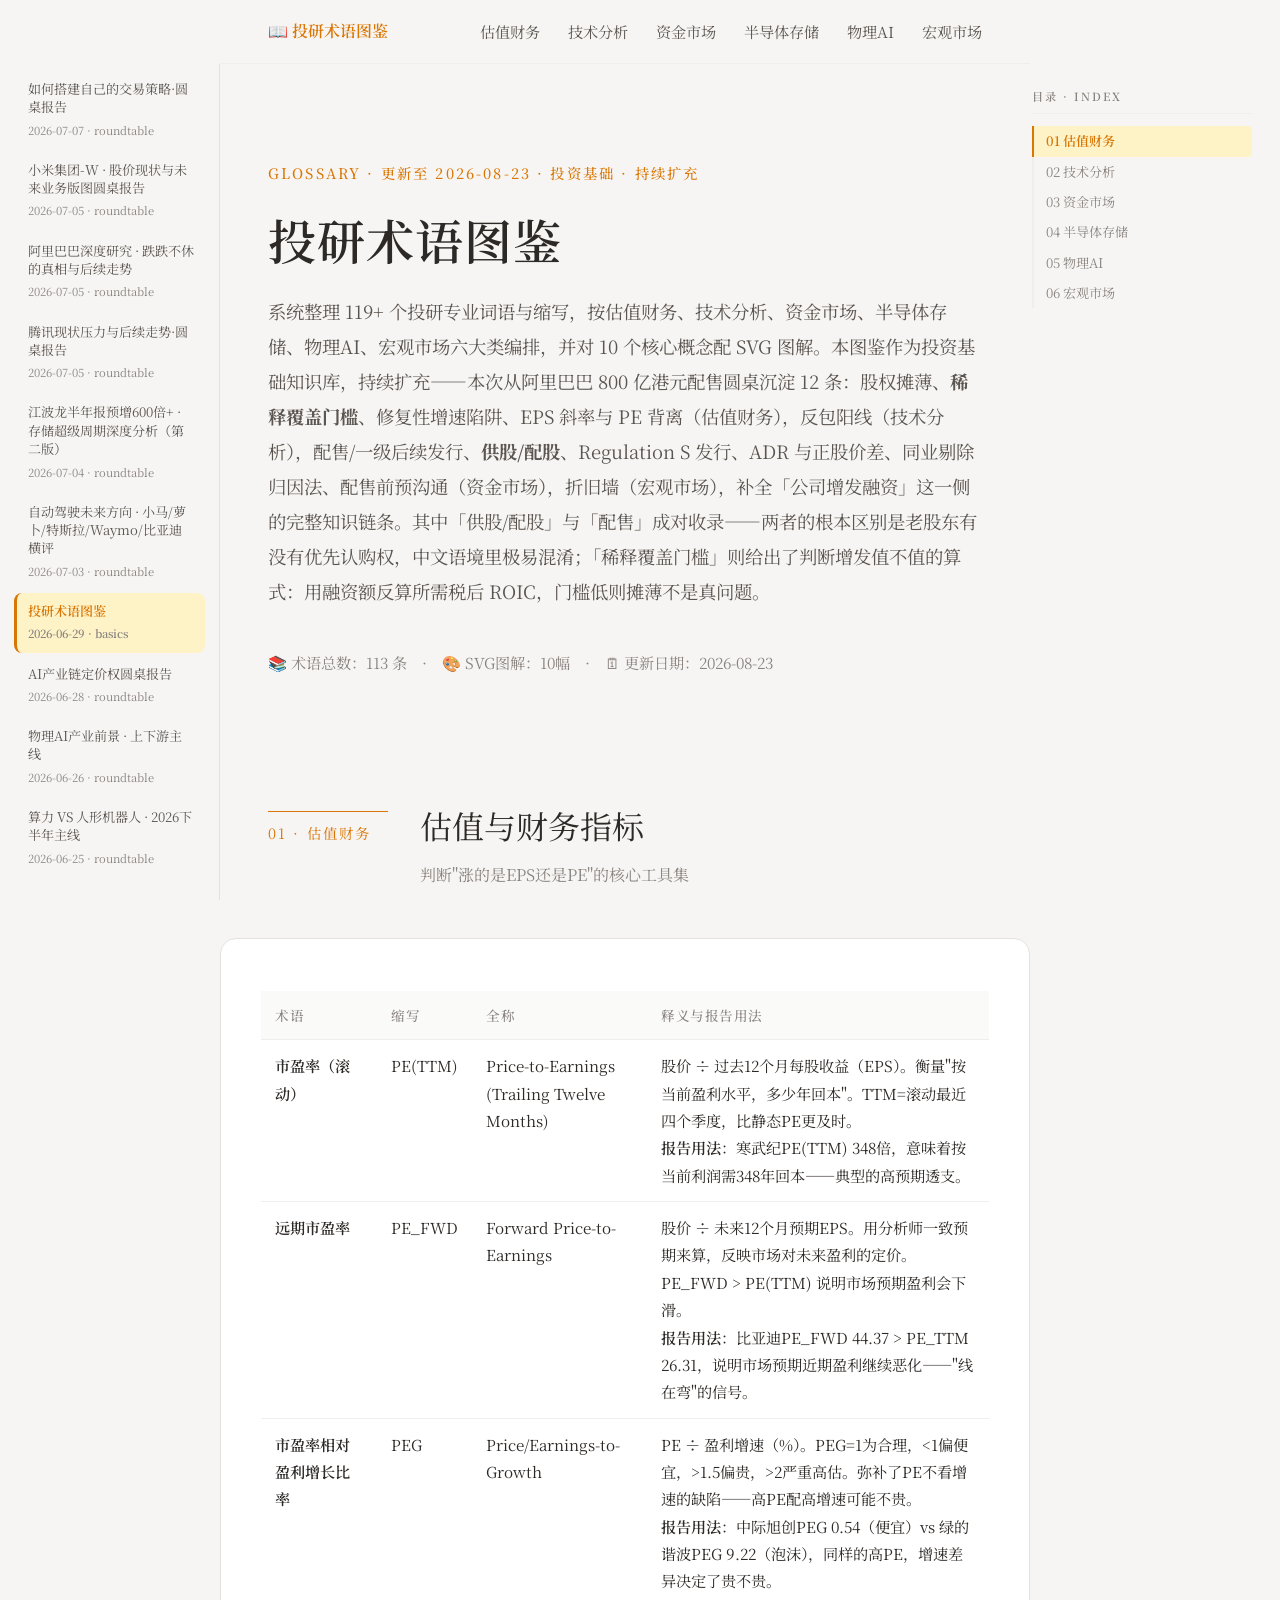
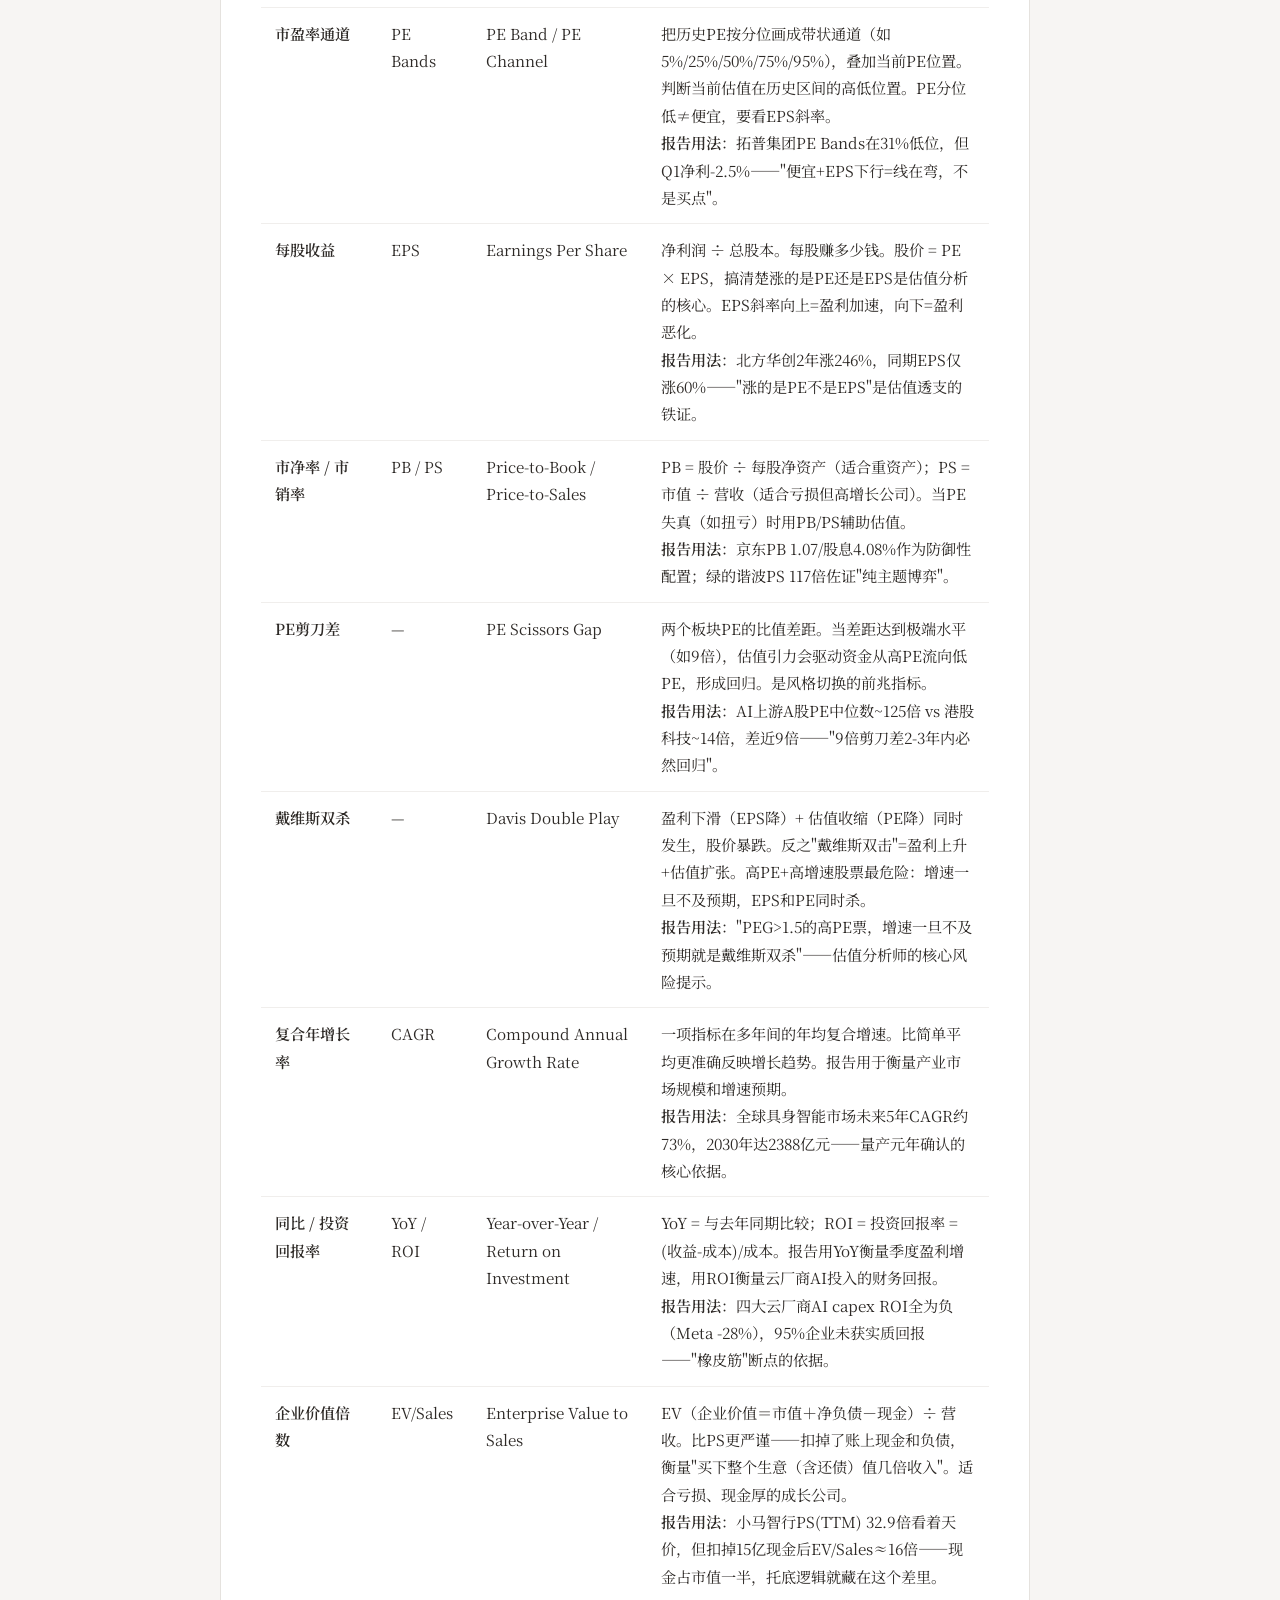
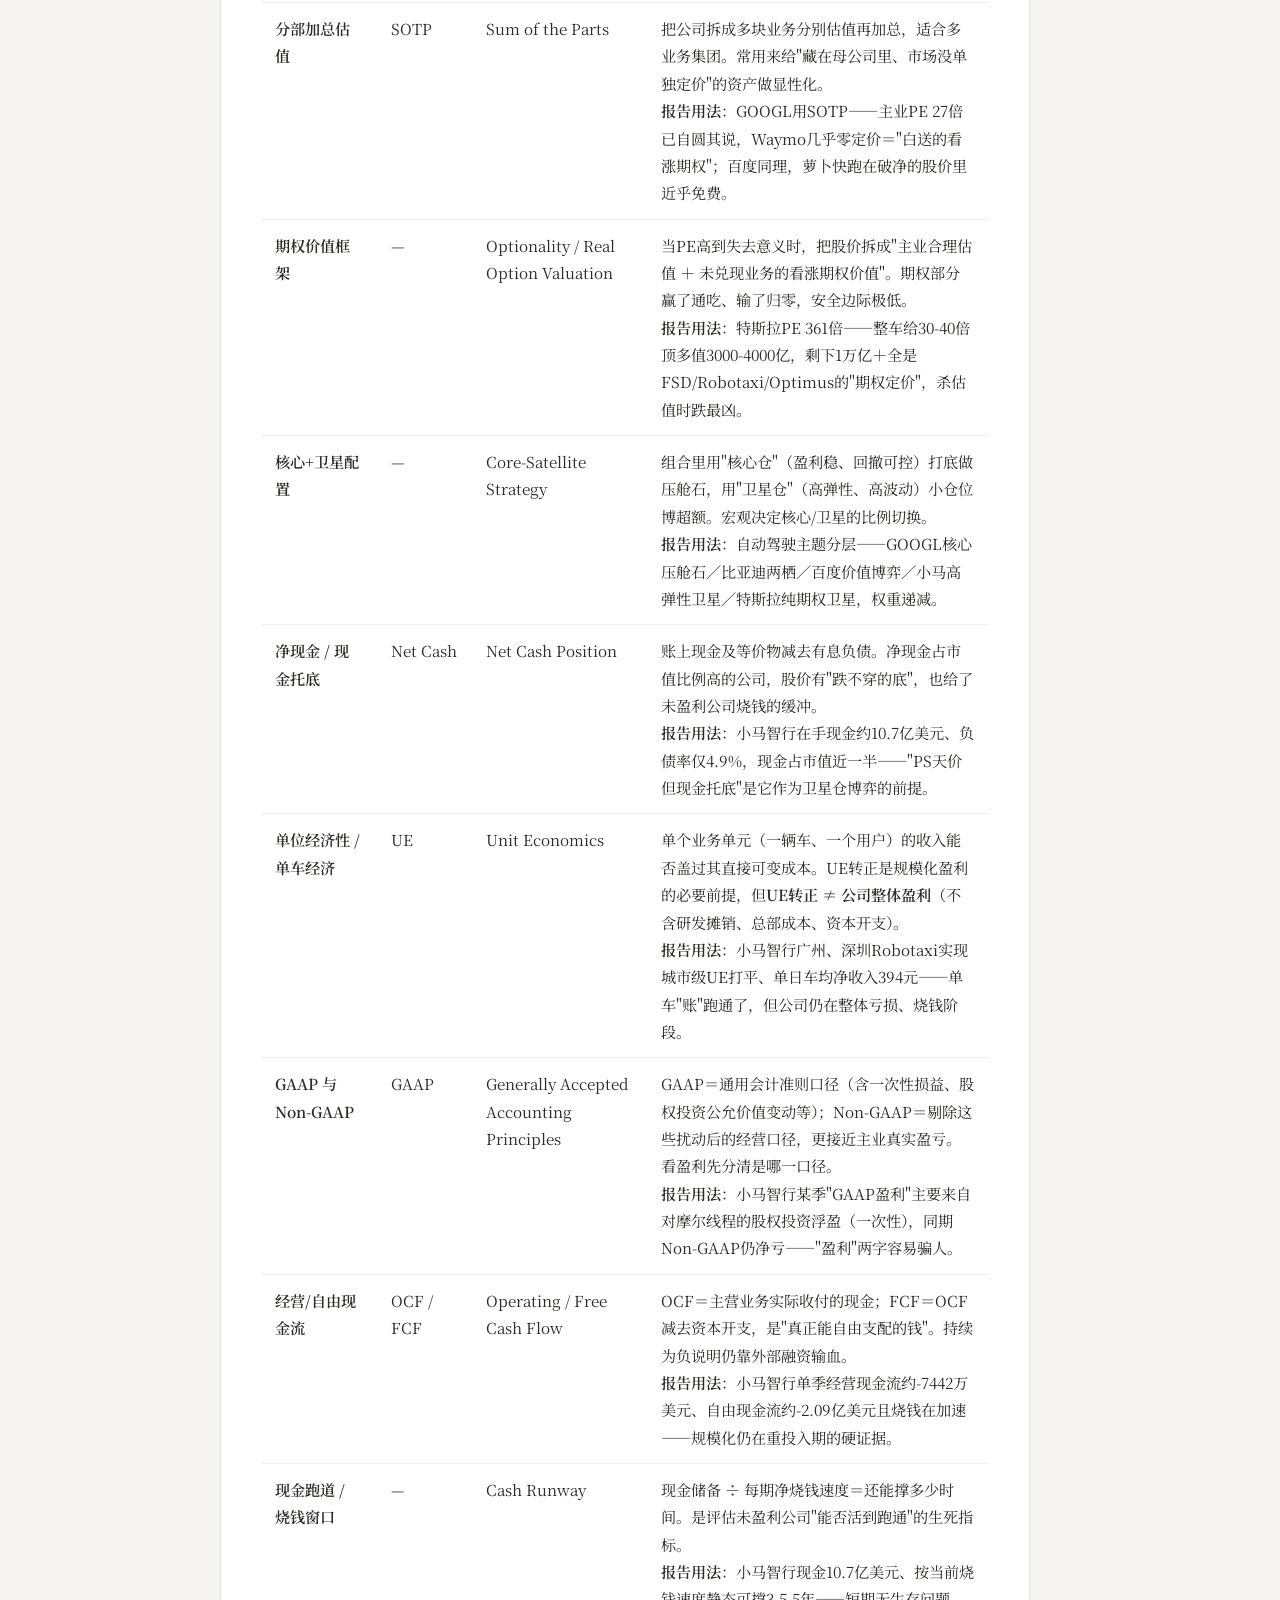
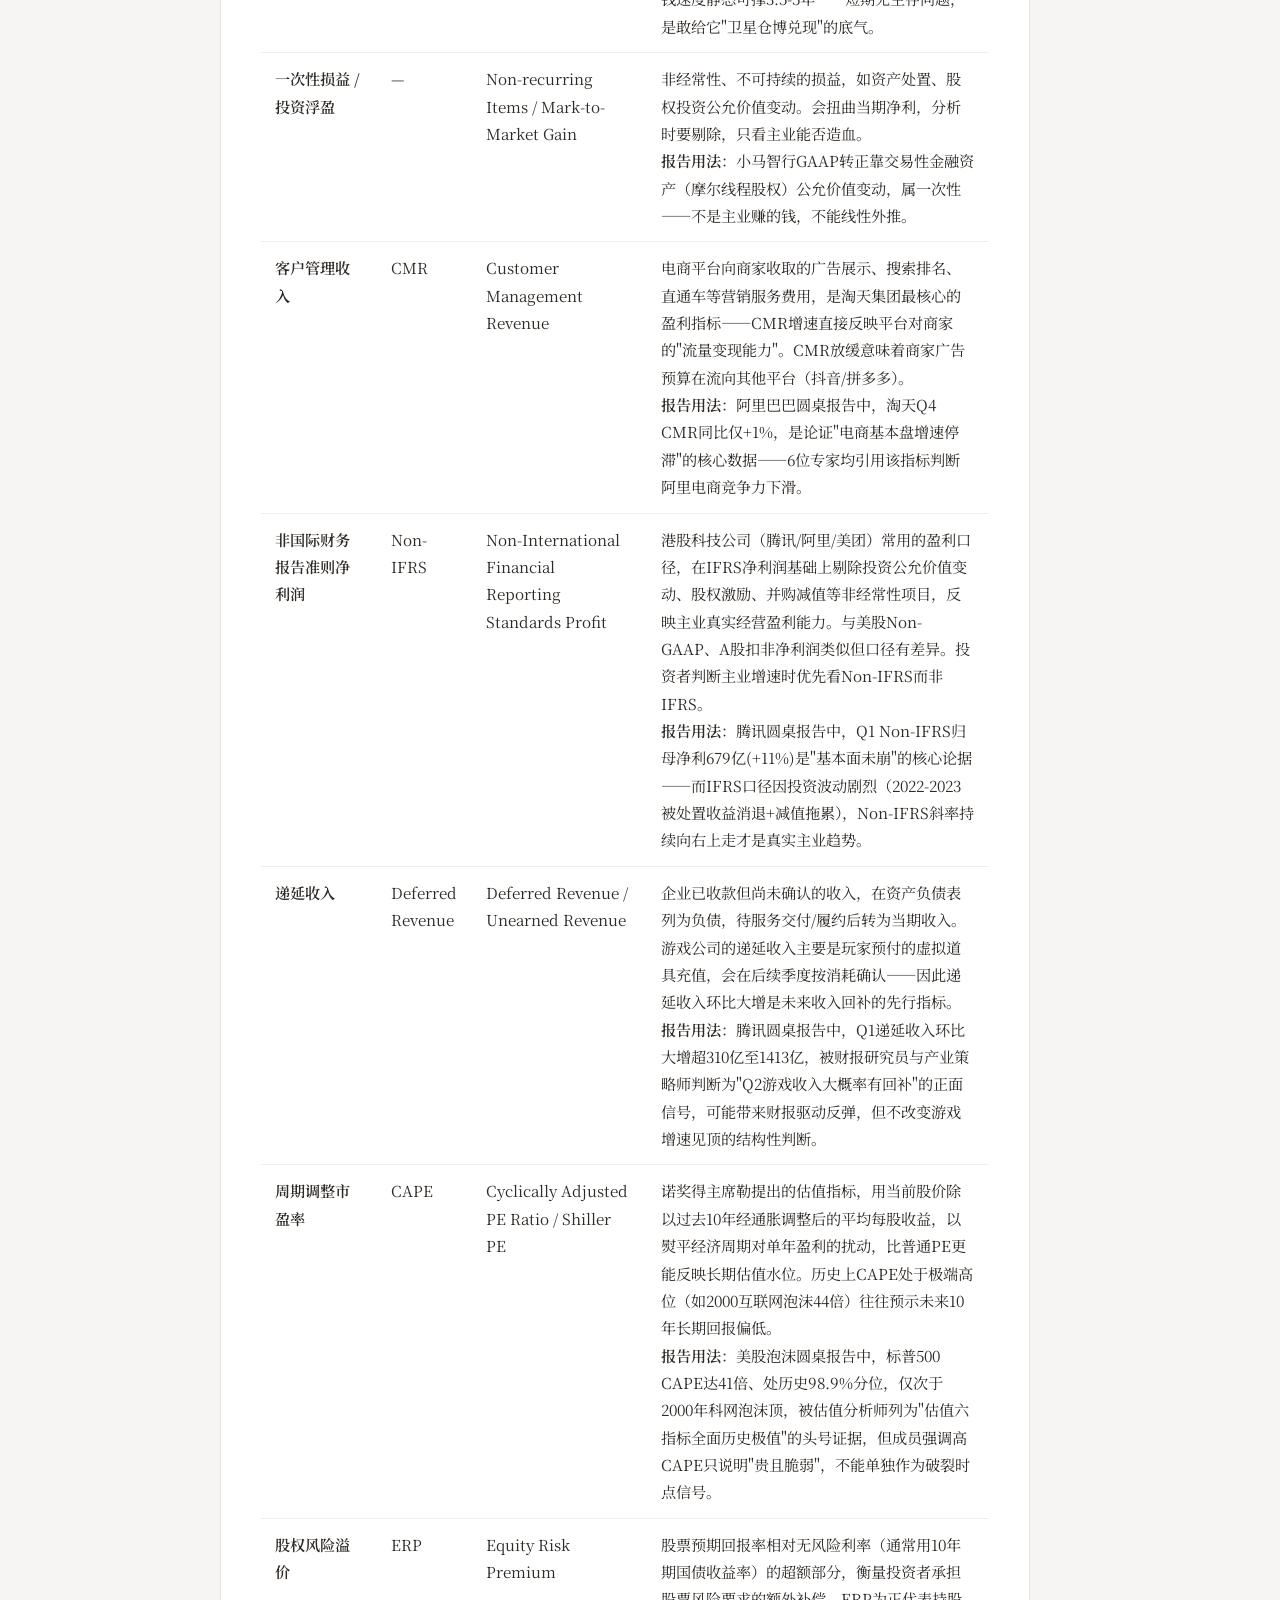
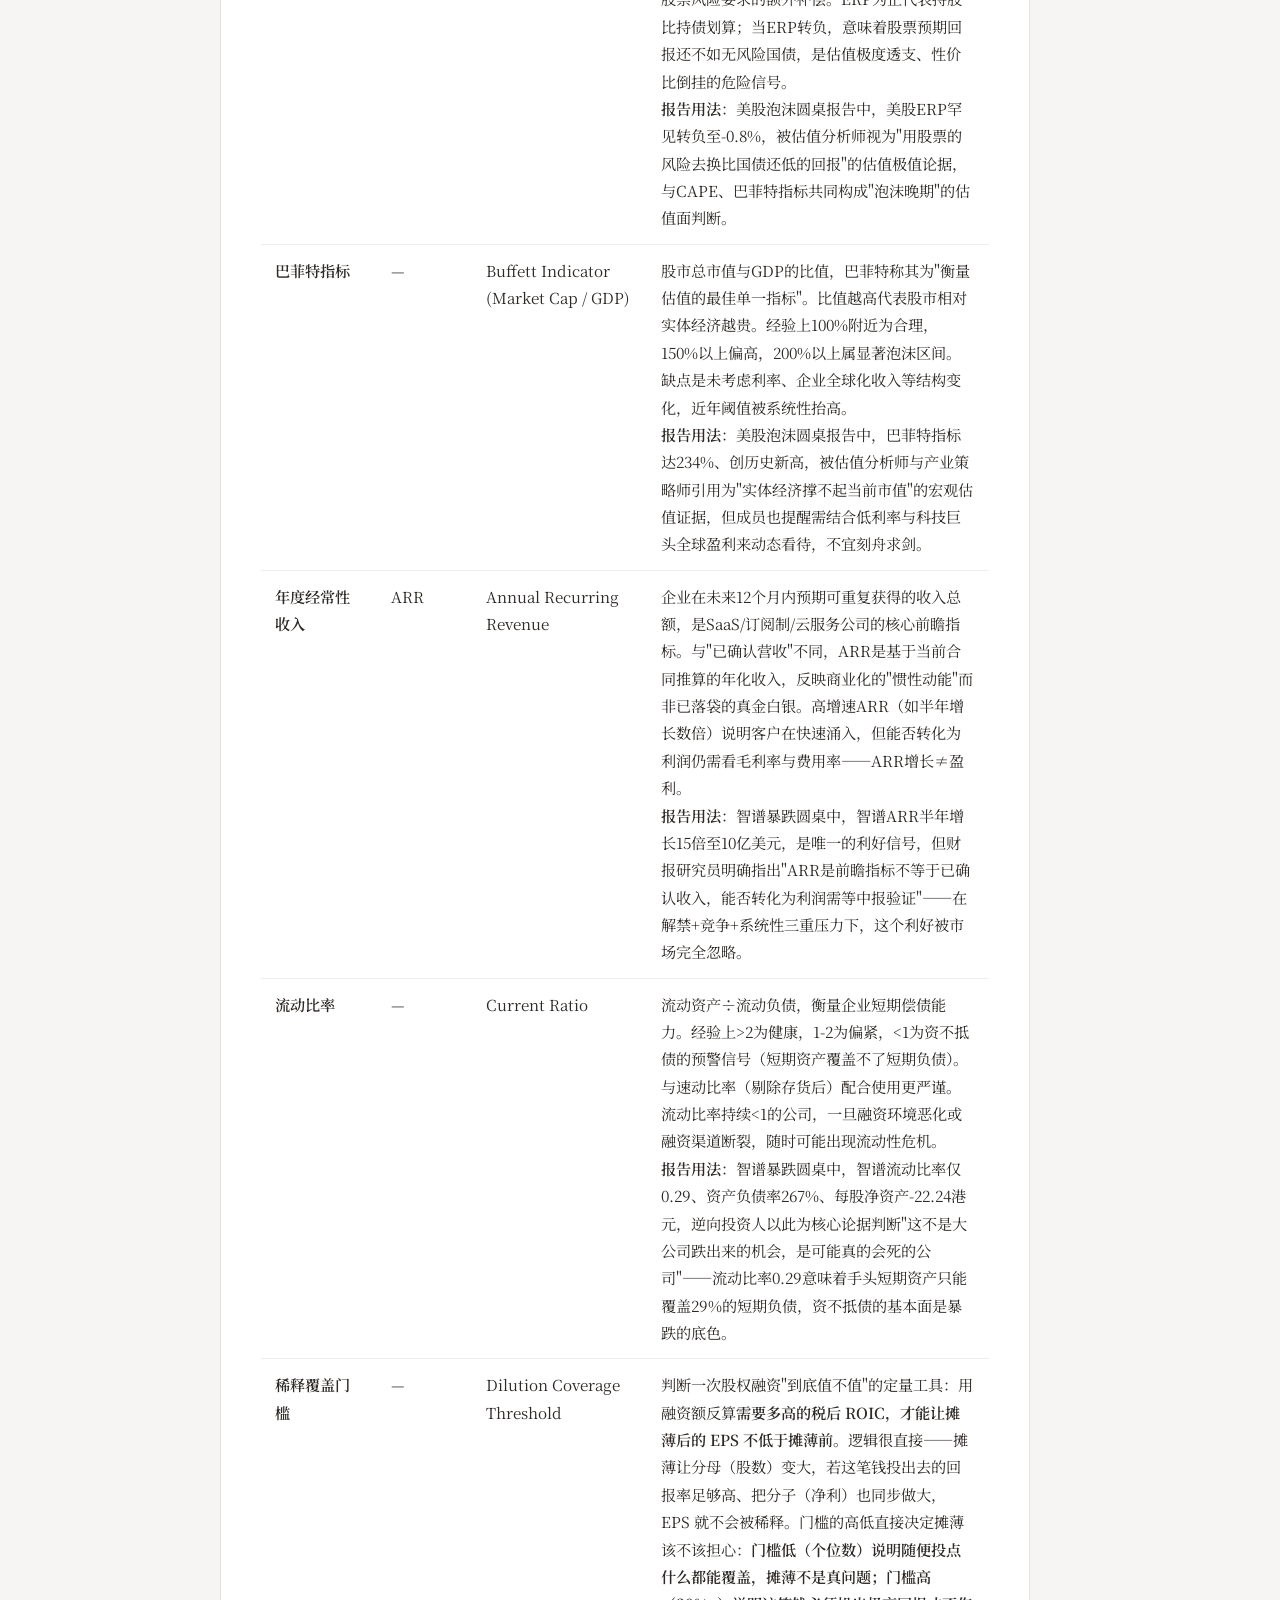
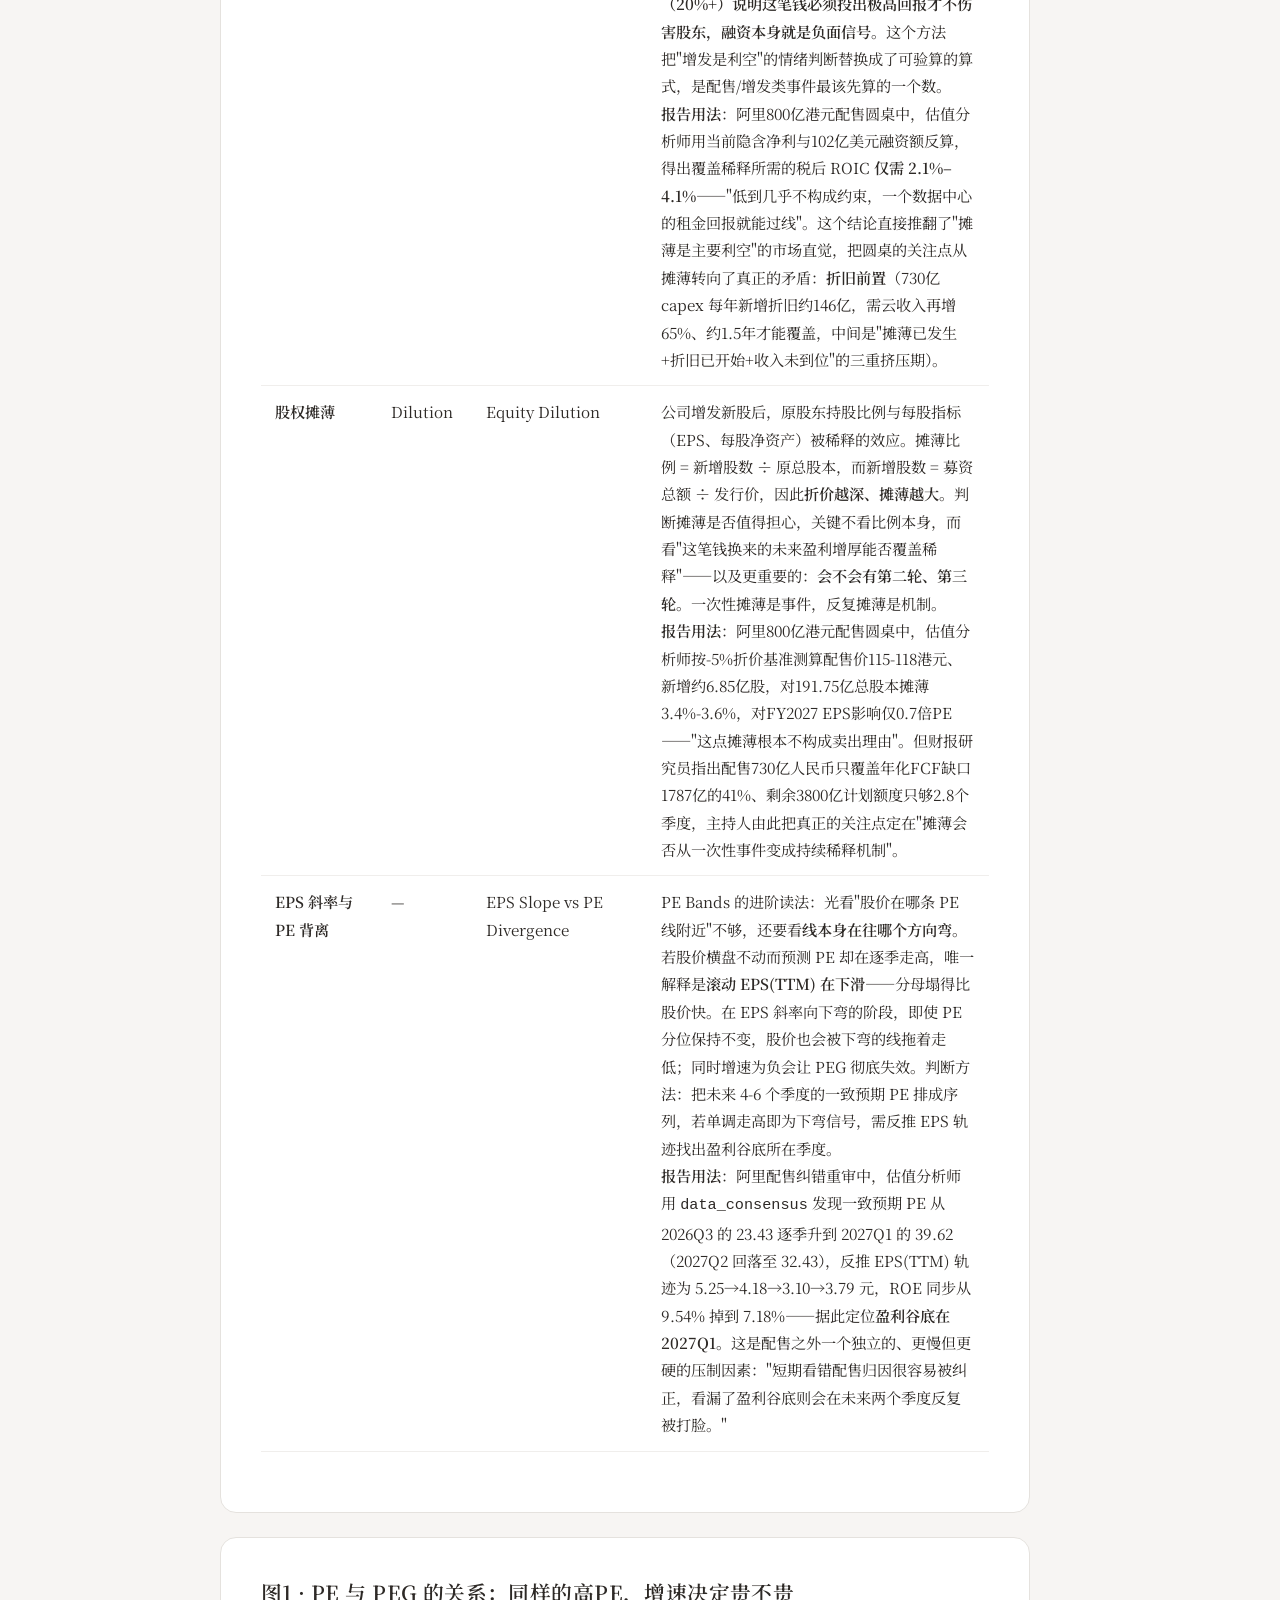
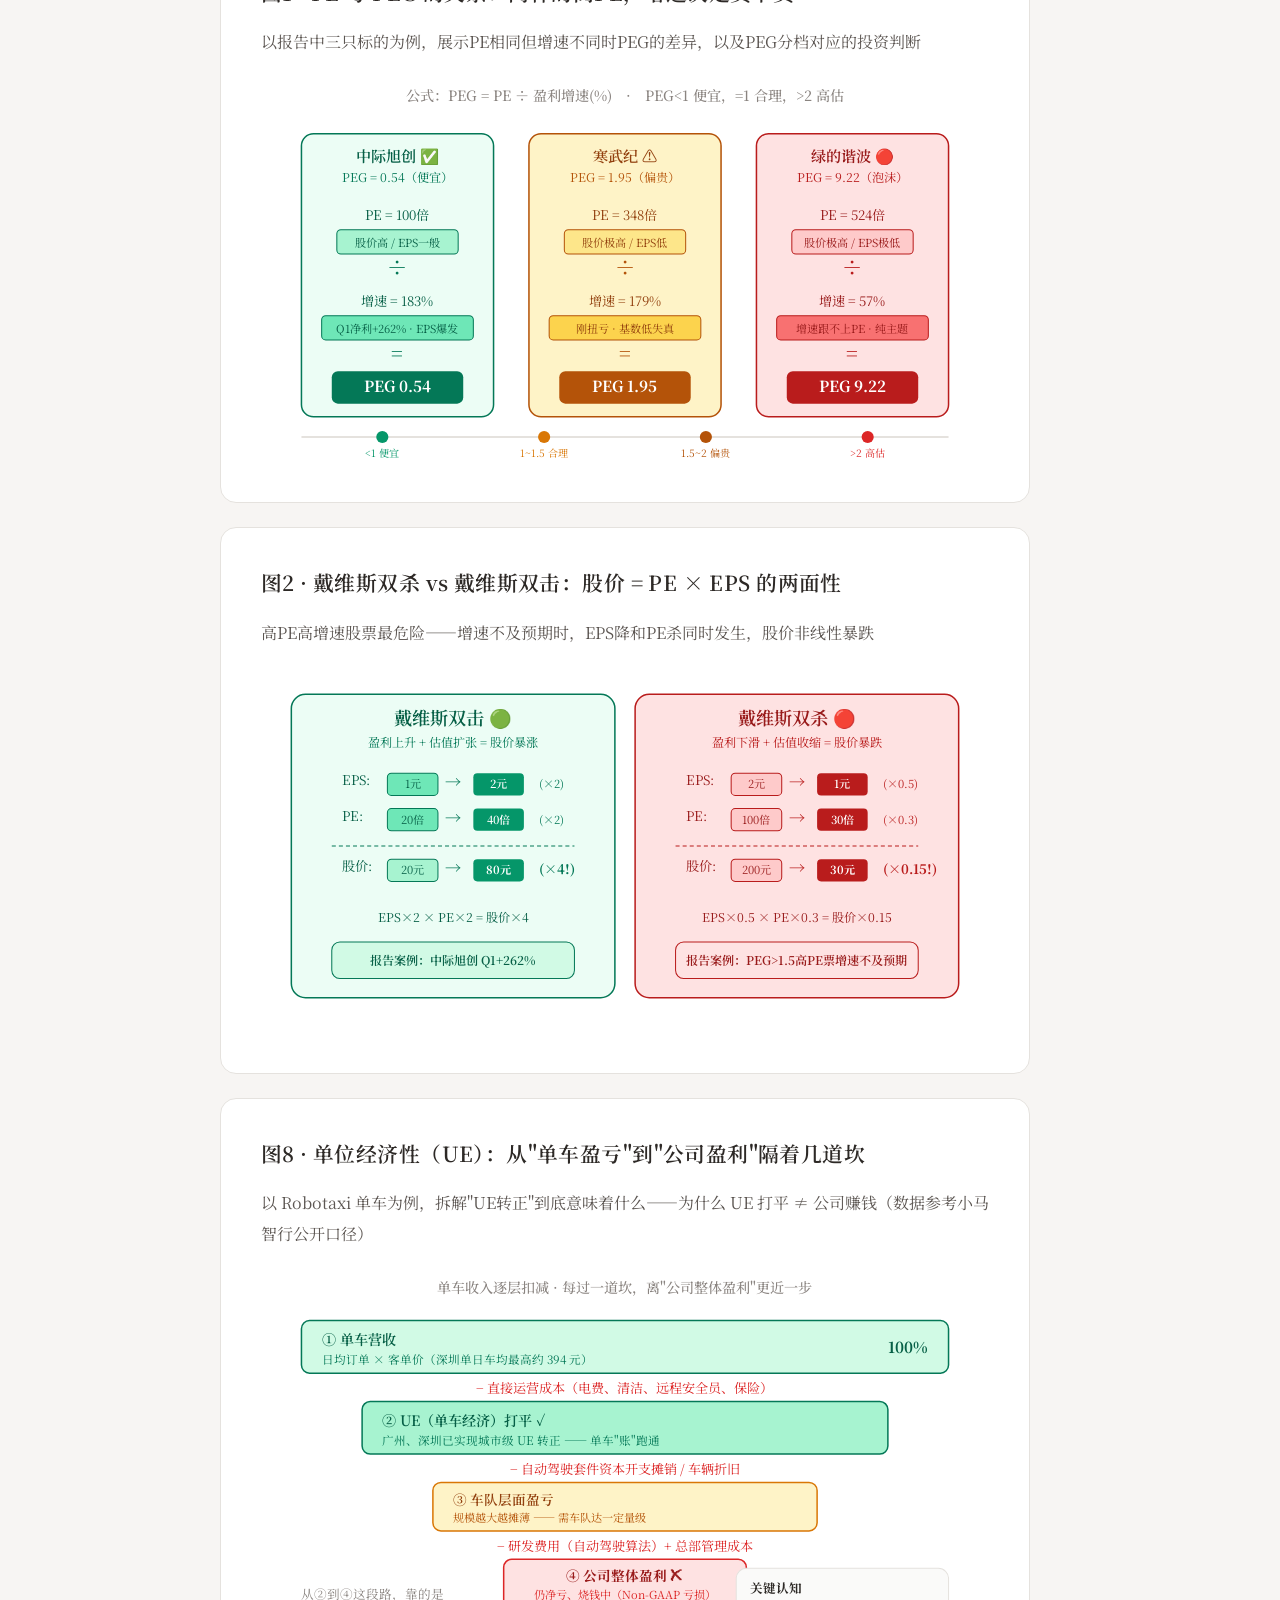
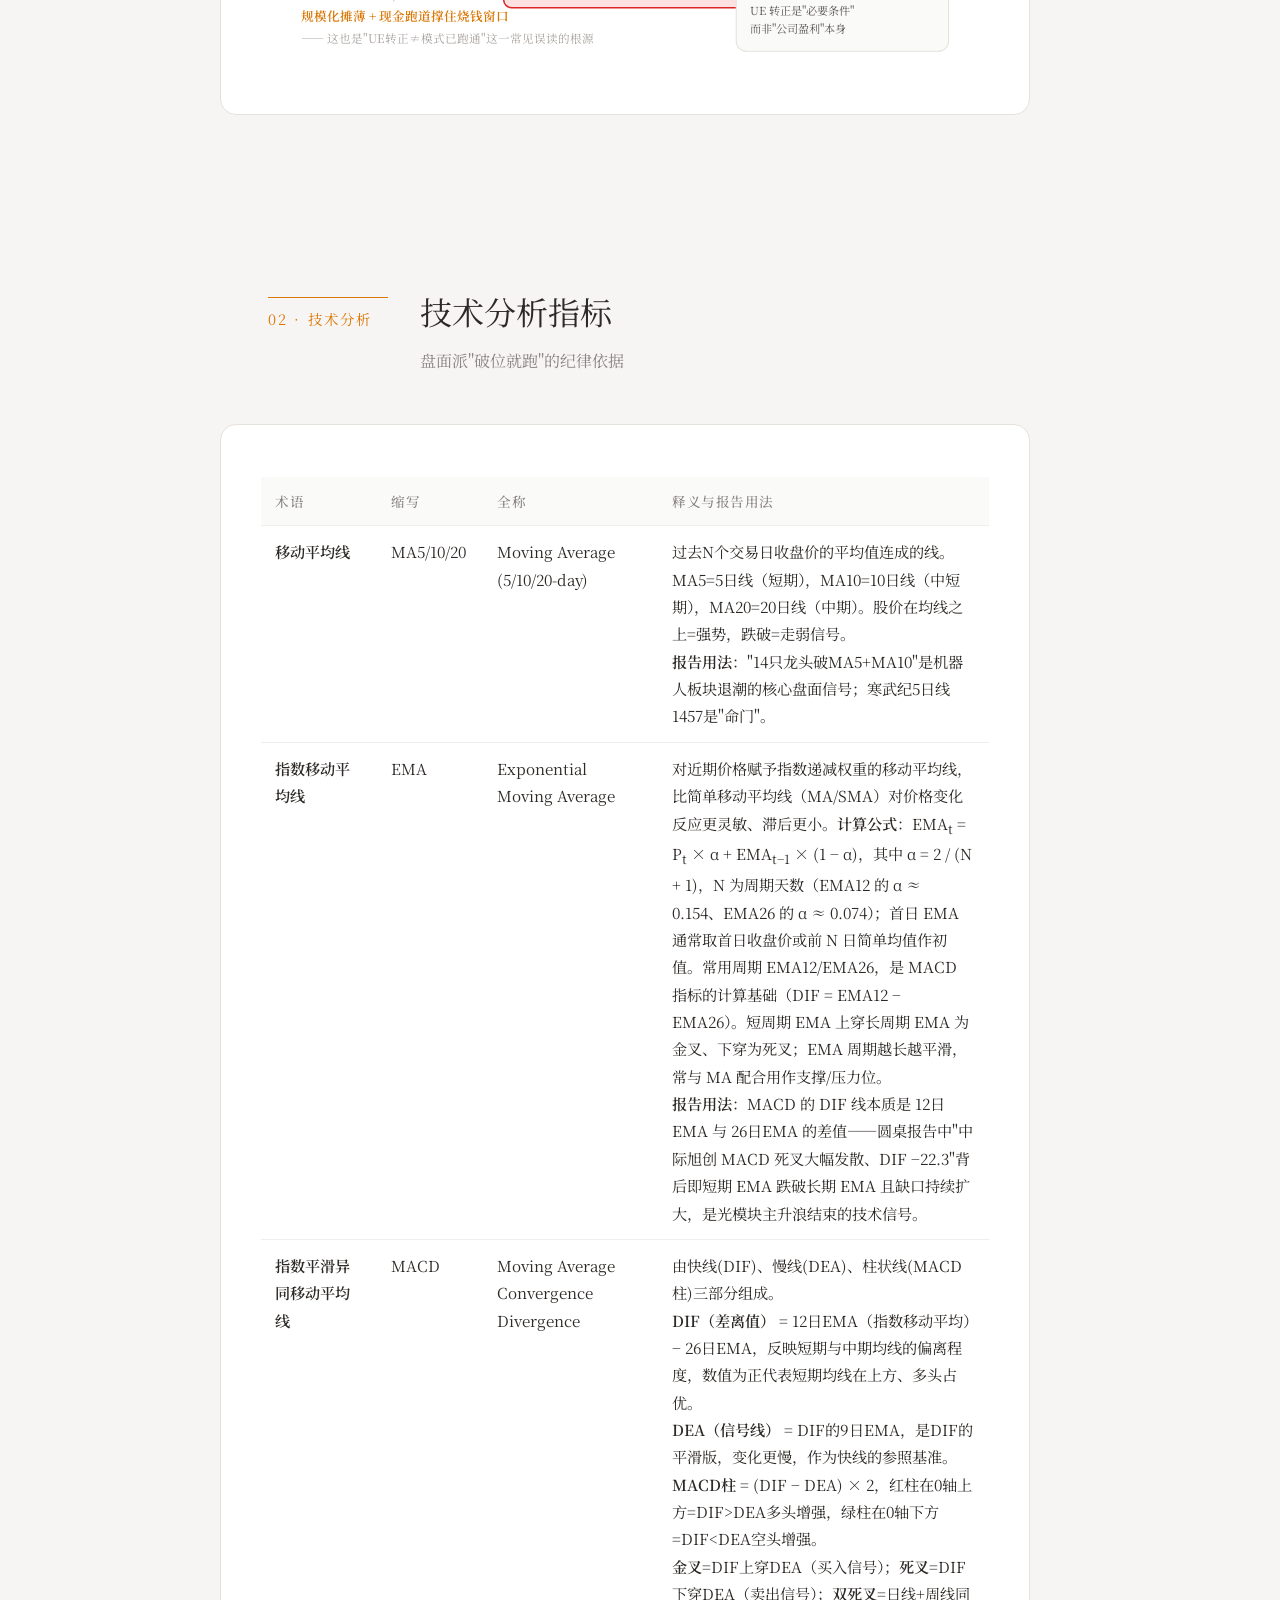
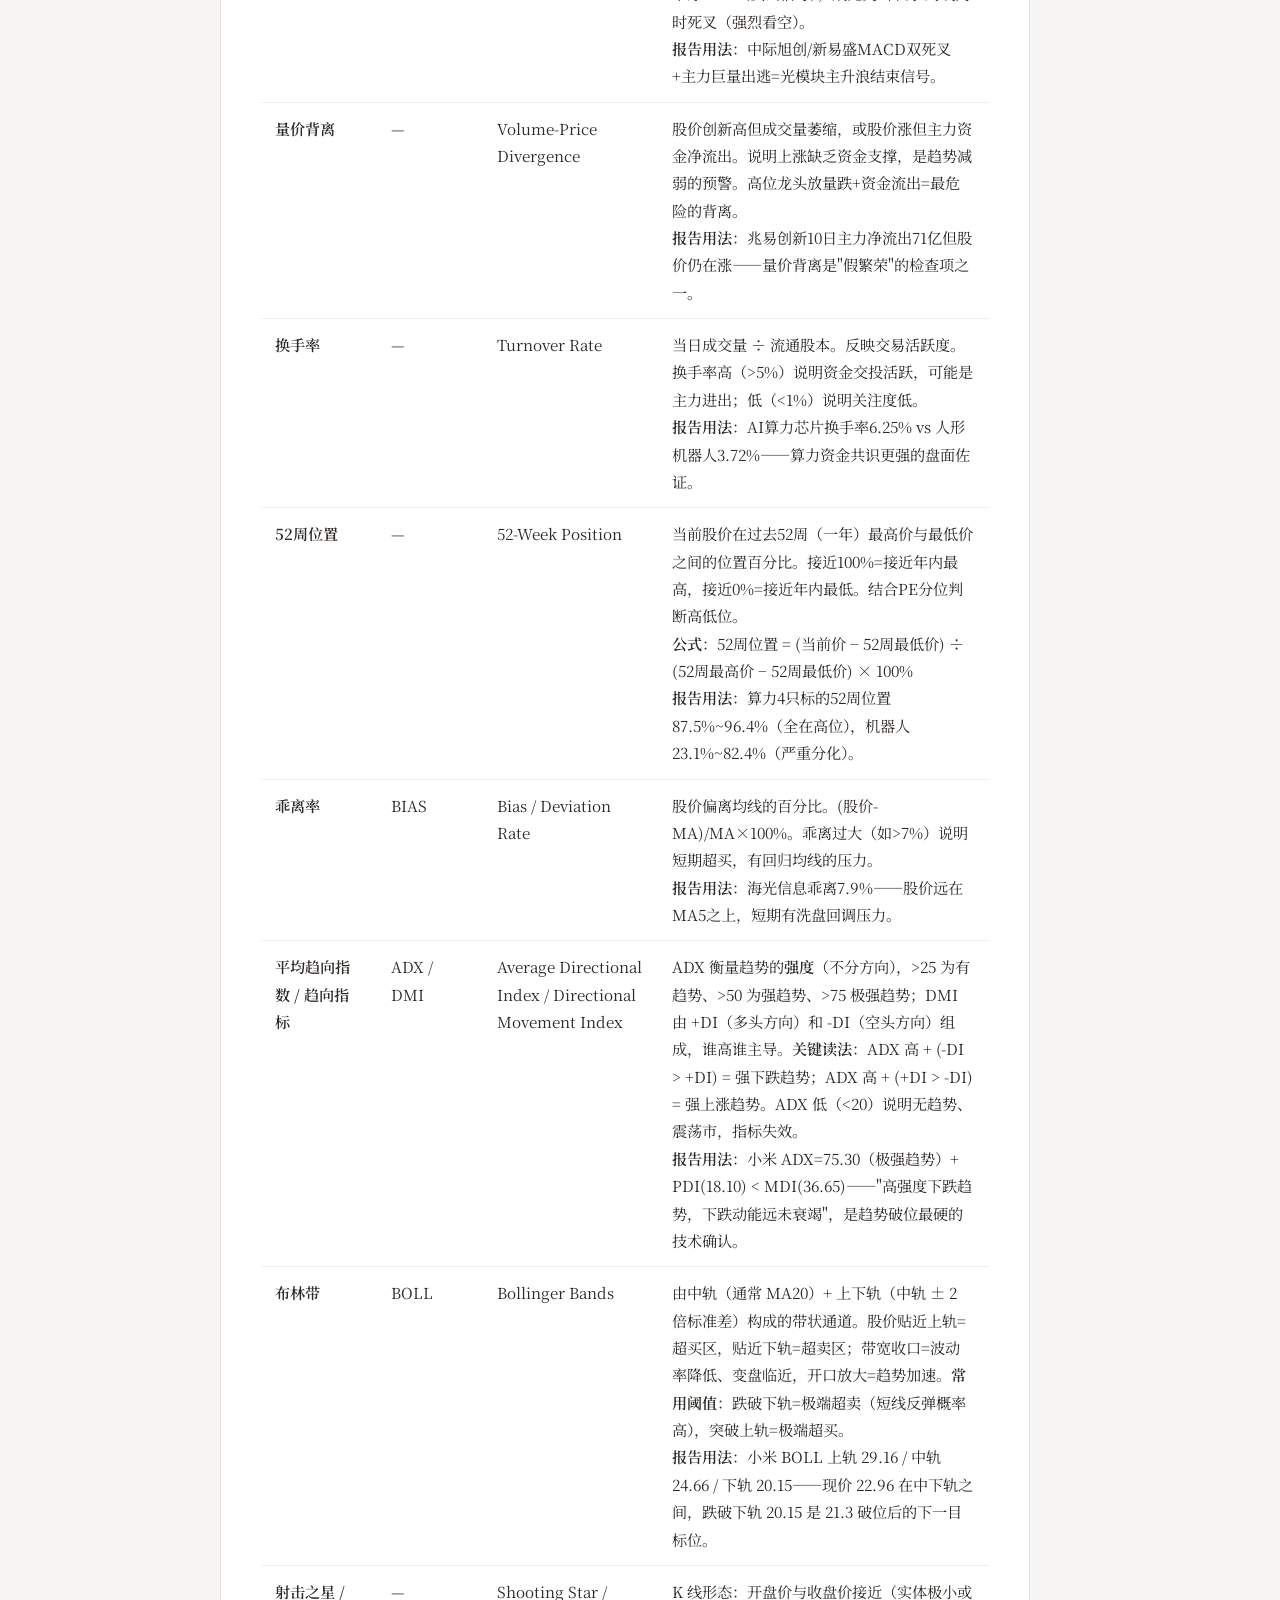
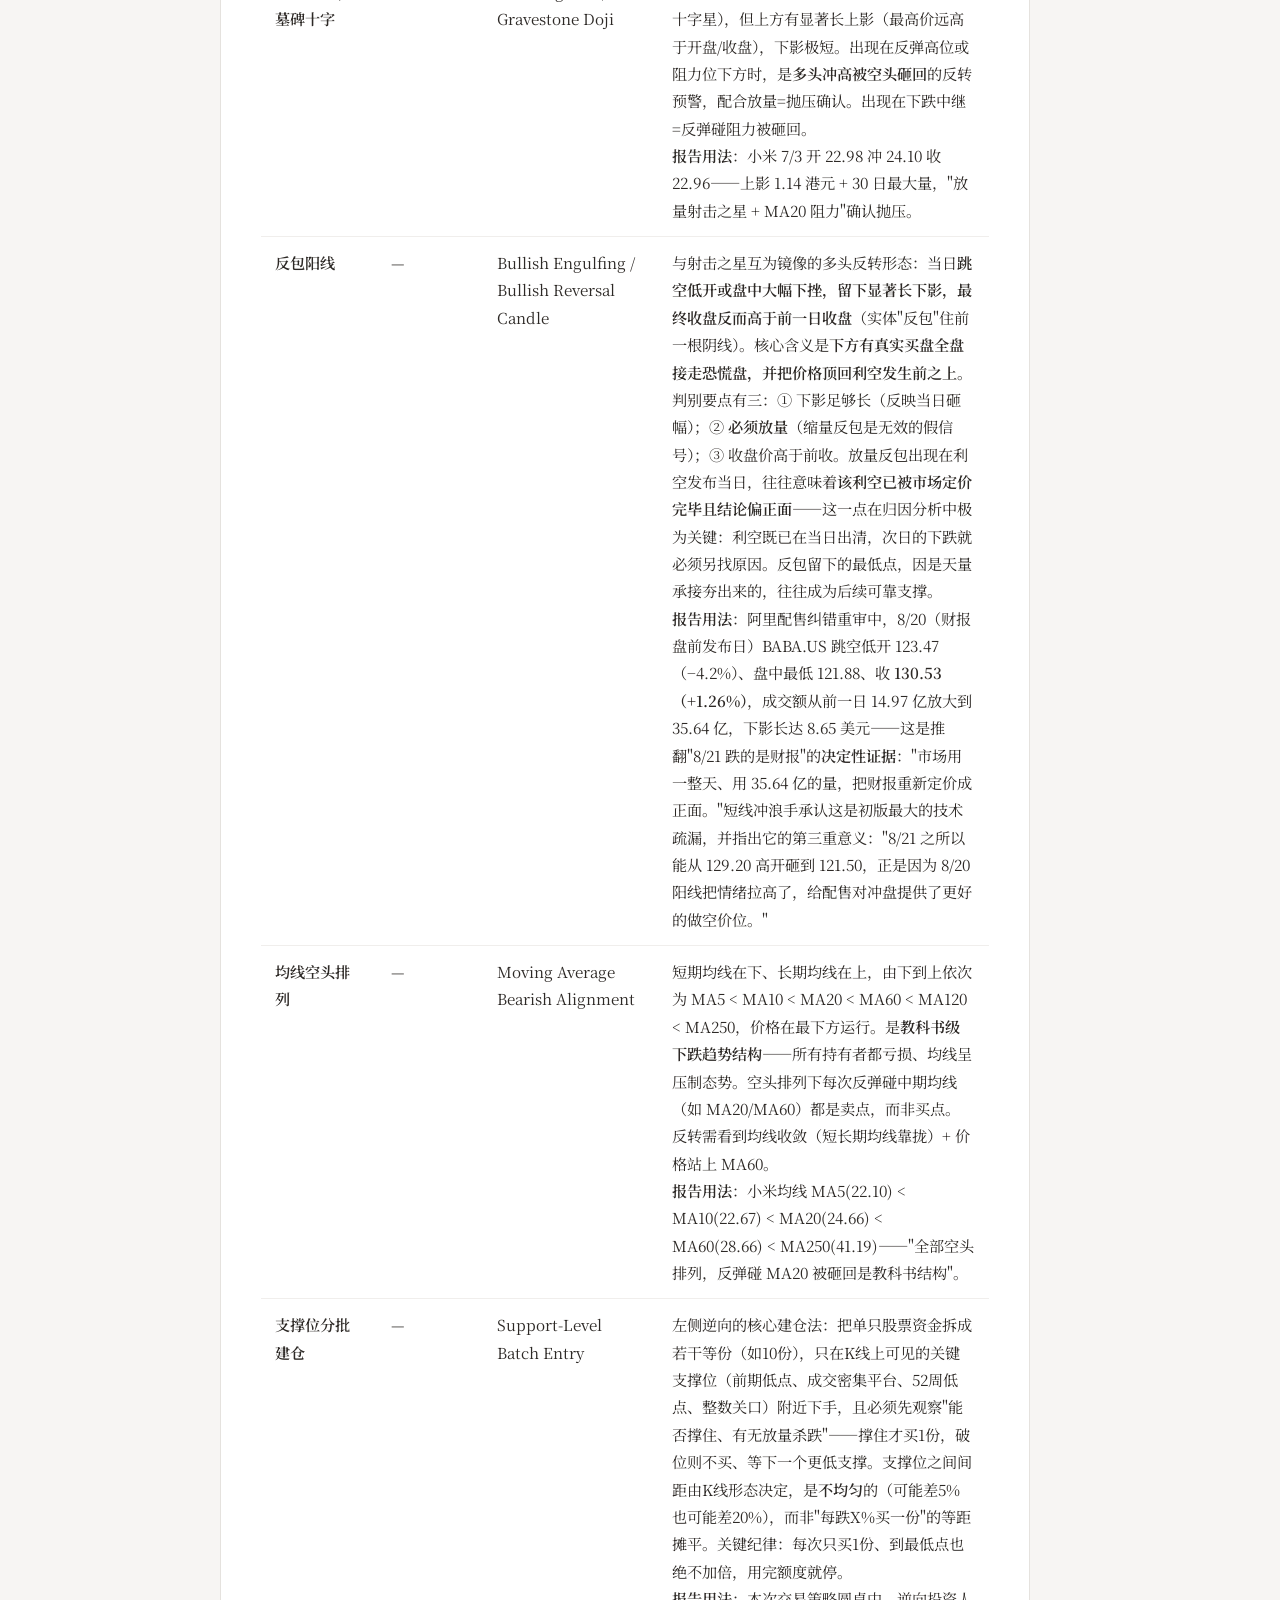
<file: pages/2026-06-29-AI投研术语图鉴.html>
<!DOCTYPE html>
<html lang="zh-CN">
<head>
<meta charset="UTF-8">
<meta name="viewport" content="width=device-width, initial-scale=1.0">
<title>投研术语图鉴</title>
<link href="https://fonts.googleapis.com/css2?family=Noto+Serif+SC:wght@400;500;600;700&display=swap" rel="stylesheet">
<style>
:root {
  --bg-primary: #F7F5F3; --bg-secondary: #FFFFFF; --bg-card: #FFFFFF;
  --bg-elevated: #FAFAF9; --bg-warm: #F5F2EE; --bg-dark: #2D2926;
  --text-primary: #2D2926; --text-secondary: #5C5652;
  --text-muted: #8A8480; --text-light: #A8A29E;
  --accent: #D97706; --accent-light: #FEF3C7; --accent-hover: #B45309;
  --border: #E5E2DE; --border-light: #F0EEEC;
  --red: #DC2626; --green: #059669; --gold: #D97706; --blue: #2563EB;
}
* { box-sizing: border-box; margin: 0; padding: 0; }
body {
  font-family: 'Noto Serif SC', 'Source Han Serif SC', 'Songti SC', Georgia, serif;
  background: var(--bg-primary); color: var(--text-primary);
  line-height: 1.8; font-size: 16px; -webkit-font-smoothing: antialiased;
}
h1, h2, h3, h4 { font-family: inherit; font-weight: 600; letter-spacing: 0.02em; }
a { color: var(--accent); text-decoration: none; }
a:hover { color: var(--accent-hover); }

.container { max-width: 1100px; margin: 0 auto; padding: 0 48px; }
.prose { max-width: 760px; margin: 0 auto; }
.prose p { font-size: 1.05rem; line-height: 1.9; margin-bottom: 20px; color: var(--text-primary); }
.section-head { max-width: 1100px; display: grid; grid-template-columns: 120px 1fr; gap: 32px; align-items: baseline; margin: 0 auto 48px; padding: 0 48px; }
.section-num { font-size: 0.9rem; color: var(--accent); letter-spacing: 0.15em; border-top: 1px solid var(--accent); padding-top: 8px; }
.section-title { font-size: 2rem; }
.section-lede { color: var(--text-muted); margin-top: 6px; font-size: 1rem; }
section { padding: 72px 0; }

/* ===== Nav ===== */
nav { position: sticky; top: 0; z-index: 100; height: 64px; display: flex; align-items: center; justify-content: space-between; padding: 0 48px; background: rgba(247,245,243,0.85); backdrop-filter: blur(12px); border-bottom: 1px solid var(--border-light); }
.nav-logo { font-weight: 600; font-size: 1rem; }
.nav-links { display: flex; gap: 28px; }
.nav-links a { color: var(--text-secondary); font-size: 0.95rem; }
.nav-links a:hover { color: var(--accent); }

/* ===== Hero ===== */
.hero { max-width: 1100px; margin: 0 auto; padding: 96px 48px 48px; }
.kicker { color: var(--accent); font-size: 0.9rem; letter-spacing: 0.15em; font-weight: 500; margin-bottom: 24px; }
.hero h1 { font-size: 3rem; line-height: 1.25; margin-bottom: 24px; max-width: 900px; }
.hero-dek { max-width: 760px; font-size: 1.15rem; color: var(--text-secondary); line-height: 1.9; margin-bottom: 40px; }
.host { display: inline-flex; align-items: center; gap: 12px; font-size: 0.95rem; color: var(--text-muted); }
.host img { width: 40px; height: 40px; border-radius: 50%; object-fit: cover; border: 2px solid var(--border); }

/* ===== Module 1 · Conclusion Card ===== */
.conclusion-wrap { max-width: 1100px; margin: 0 auto; padding: 0 48px; }
.conclusion-card {
  padding: 40px 48px;
  background: var(--bg-card); border: 1px solid var(--border);
  border-left: 6px solid var(--accent); border-radius: 20px;
  box-shadow: 0 4px 28px rgba(217, 119, 6, 0.06);
}
#conclusion { padding: 0; }
#conclusion .section-head { margin-bottom: 48px; }
.cc-question {
  font-size: 0.85rem; color: var(--text-muted); letter-spacing: 0.05em;
  margin-bottom: 8px; text-transform: uppercase;
}
.cc-question-text {
  font-size: 1.4rem; font-weight: 600; color: var(--text-primary);
  margin-bottom: 28px; padding-bottom: 24px; border-bottom: 1px dashed var(--border);
}
.cc-question-text::before { content: "「"; color: var(--accent); }
.cc-question-text::after { content: "」"; color: var(--accent); }

.cc-snapshot { margin-bottom: 32px; }
.cc-snapshot-label {
  font-size: 0.78rem; color: var(--text-muted); letter-spacing: 0.18em;
  font-weight: 600; margin-bottom: 14px; text-transform: uppercase;
}
.cc-snapshot-grid {
  display: grid; grid-template-columns: repeat(4, 1fr);
  background: var(--bg-elevated); border: 1px solid var(--border-light);
  border-radius: 12px; overflow: hidden;
}
.cc-snap-cell {
  padding: 16px 20px;
  border-right: 1px solid var(--border-light);
  border-bottom: 1px solid var(--border-light);
  background: var(--bg-elevated);
}
.cc-snap-cell:nth-child(4n) { border-right: none; }
.cc-snap-cell:nth-last-child(-n+4) { border-bottom: none; }
.cc-snap-cell-label {
  font-size: 0.78rem; color: var(--text-muted); letter-spacing: 0.05em;
  margin-bottom: 6px;
}
.cc-snap-cell-value {
  font-size: 1.4rem; font-weight: 600; color: var(--text-primary);
  font-variant-numeric: tabular-nums; line-height: 1.2;
  letter-spacing: 0.01em;
}
.cc-snap-cell-sub {
  font-size: 0.8rem; color: var(--text-muted); margin-top: 4px;
  font-variant-numeric: tabular-nums;
}
.cc-snap-up { color: var(--red); }
.cc-snap-down { color: var(--green); }

.cc-headline-label {
  font-size: 0.8rem; color: var(--accent); letter-spacing: 0.2em;
  font-weight: 600; margin-bottom: 14px; text-transform: uppercase;
}
.cc-headline {
  font-size: 1.15rem; font-weight: 500; color: var(--text-primary);
  letter-spacing: 0.01em; line-height: 1.75;
  margin-bottom: 32px; padding-bottom: 28px;
  border-bottom: 1px solid var(--border);
}
.cc-headline strong { font-weight: 700; color: var(--text-primary); }
.cc-headline em { font-style: normal; font-weight: 700; color: var(--red); }

.cc-actions-intro {
  font-size: 0.95rem; color: var(--text-muted); letter-spacing: 0.02em;
  margin-bottom: 18px;
}
.cc-actions {
  display: flex; flex-direction: column;
  margin-bottom: 28px;
}
.cc-action-row {
  display: grid; grid-template-columns: 180px 1fr;
  gap: 28px; padding: 18px 0; align-items: baseline;
  border-bottom: 1px dashed var(--border-light);
}
.cc-action-row:last-child { border-bottom: none; }
.cc-action-label {
  font-weight: 600; color: var(--accent); font-size: 1rem;
  letter-spacing: 0.04em;
}
.cc-action-detail {
  color: var(--text-primary); font-size: 1rem; line-height: 1.85;
}
.cc-action-detail strong { color: var(--text-primary); font-weight: 600; }

.cc-vote {
  display: flex; gap: 14px; flex-wrap: wrap; align-items: center;
  padding-top: 20px; border-top: 1px dashed var(--border);
}
.cc-vote-label { font-size: 0.85rem; color: var(--text-muted); letter-spacing: 0.05em; }
.cc-vote-tag {
  display: inline-flex; align-items: center; gap: 6px;
  font-size: 0.85rem; color: var(--text-secondary);
  padding: 4px 12px; background: var(--bg-elevated); border-radius: 999px;
  border: 1px solid var(--border-light);
}
.cc-vote-tag .dot { width: 8px; height: 8px; border-radius: 50%; }

/* ===== Module 2 · Voice Card ===== */
.voice-stack { max-width: 1100px; margin: 0 auto; padding: 0 48px; display: flex; flex-direction: column; gap: 24px; }
.voice-card { background: var(--bg-card); border: 1px solid var(--border); border-radius: 16px; padding: 32px 36px; min-width: 0; }
.voice-head { display: flex; align-items: center; gap: 12px; padding-bottom: 16px; margin-bottom: 16px; border-bottom: 1px solid var(--border-light); }
.voice-head img { width: 48px; height: 48px; border-radius: 50%; object-fit: cover; border: 2px solid var(--border); }
.voice-name { font-weight: 600; font-size: 1.1rem; flex: 1; }
.voice-card ol, .voice-card ul { padding-left: 20px; }
.voice-card li { margin-bottom: 12px; line-height: 1.8; }
.voice-card strong { color: var(--text-primary); font-weight: 600; }
.voice-card h4 { margin: 20px 0 10px; font-size: 1.05rem; color: var(--text-primary); }
.voice-card p { margin-bottom: 14px; line-height: 1.85; color: var(--text-secondary); }
.voice-card table { width: 100%; border-collapse: collapse; font-variant-numeric: tabular-nums; font-size: 0.95rem; margin: 16px 0; }
.voice-card th, .voice-card td { padding: 10px 12px; text-align: left; border-bottom: 1px solid var(--border-light); }
.voice-card th { color: var(--text-muted); font-weight: 500; background: var(--bg-elevated); font-size: 0.85rem; }
.voice-card .table-scroll { overflow-x: auto; margin: 16px 0; }
.voice-card .pull-quote { border-left: 3px solid var(--accent); padding: 4px 0 4px 16px; margin: 16px 0; color: var(--text-secondary); font-style: italic; }

/* ===== Module 3a · Notes List（主持人札记） ===== */
.notes-stack { max-width: 1100px; margin: 0 auto; padding: 0 48px; display: flex; flex-direction: column; gap: 16px; }
.note-item { background: var(--bg-card); border: 1px solid var(--border); border-radius: 14px; padding: 24px 28px; display: grid; grid-template-columns: 56px 1fr; gap: 20px; align-items: baseline; }
.note-num { font-size: 1.6rem; font-weight: 600; color: var(--accent); font-variant-numeric: tabular-nums; line-height: 1; opacity: 0.6; }
.note-body h4 { font-size: 1.1rem; margin-bottom: 8px; color: var(--text-primary); }
.note-body p { font-size: 0.98rem; line-height: 1.85; color: var(--text-secondary); margin: 0 0 12px; }
.note-body p:last-child { margin-bottom: 0; }
.note-body p strong { color: var(--text-primary); }

/* ===== Module 3b · Q&A Card（主持人 Q&A） ===== */
.qa-stack { max-width: 1100px; margin: 0 auto; padding: 0 48px; display: flex; flex-direction: column; gap: 18px; }
.qa-card { background: var(--bg-card); border: 1px solid var(--border); border-radius: 16px; padding: 28px 32px; }
.qa-tag { display: inline-flex; align-items: center; gap: 6px; font-size: 0.78rem; letter-spacing: 0.06em; padding: 4px 12px; border-radius: 999px; background: var(--bg-warm); color: var(--text-secondary); margin-bottom: 14px; font-weight: 500; }
.qa-tag.tag-key { background: #FEF3C7; color: #B45309; }
.qa-tag.tag-confuse { background: #FEE2E2; color: #B91C1C; }
.qa-tag.tag-miss { background: #DBEAFE; color: #1D4ED8; }
.qa-tag.tag-meta { background: #EDE9FE; color: #6D28D9; }
.qa-question { font-size: 1.15rem; font-weight: 600; color: var(--text-primary); margin-bottom: 14px; line-height: 1.5; }
.qa-question::before { content: "Q. "; color: var(--accent); font-weight: 700; }
.qa-answer { color: var(--text-secondary); font-size: 1rem; line-height: 1.85; }
.qa-answer::before { content: "A. "; color: var(--text-muted); font-weight: 600; margin-right: 4px; }
.qa-answer p { margin-bottom: 12px; }
.qa-answer p:last-child { margin-bottom: 0; }
.qa-answer strong { color: var(--text-primary); }

/* ===== Module 4 · Trigger Table（关键变量触发表） ===== */
.trigger-wrap { max-width: 1100px; margin: 0 auto; padding: 0 48px; }
.trigger-table { width: 100%; border-collapse: separate; border-spacing: 0; background: var(--bg-card); border: 1px solid var(--border); border-radius: 16px; overflow: hidden; font-variant-numeric: tabular-nums; }
.trigger-table th, .trigger-table td { padding: 18px 22px; text-align: left; border-bottom: 1px solid var(--border-light); vertical-align: top; }
.trigger-table tr:last-child td { border-bottom: none; }
.trigger-table th { background: var(--bg-elevated); color: var(--text-muted); font-size: 0.85rem; font-weight: 500; letter-spacing: 0.06em; text-transform: uppercase; }
.trigger-var { font-weight: 600; color: var(--text-primary); font-size: 1.02rem; min-width: 200px; }
.trigger-var .now { display: block; font-weight: 400; color: var(--text-muted); font-size: 0.85rem; margin-top: 4px; letter-spacing: 0; text-transform: none; }
.trigger-action { color: var(--text-secondary); font-size: 0.98rem; line-height: 1.85; }
.trigger-action strong { color: var(--text-primary); font-weight: 600; }
.trigger-action .up { color: var(--red); font-weight: 600; }
.trigger-action .down { color: var(--green); font-weight: 600; }

/* ===== Sub-section divider（用于 Module 3 内部 3a / 3b 分隔） ===== */
.subsection-label { max-width: 1100px; margin: 48px auto 20px; padding: 0 48px; font-size: 0.85rem; color: var(--accent); letter-spacing: 0.18em; text-transform: uppercase; font-weight: 600; }
.subsection-label:first-of-type { margin-top: 0; }

/* ===== Passage Card（兜底承接：4 模块外的非标内容） ===== */
.passage-card { background: var(--bg-card); border: 1px solid var(--border); border-radius: 16px; padding: 36px 40px; max-width: 1100px; margin: 0 auto 24px; }
.passage-card h3 { font-size: 1.3rem; margin-bottom: 16px; color: var(--text-primary); }
.passage-card h4 { font-size: 1.05rem; margin: 24px 0 10px; color: var(--text-primary); }
.passage-card p { font-size: 1rem; line-height: 1.9; margin-bottom: 16px; color: var(--text-secondary); }
.passage-card ul, .passage-card ol { padding-left: 22px; margin-bottom: 16px; }
.passage-card li { margin-bottom: 8px; line-height: 1.85; color: var(--text-secondary); }
.passage-card strong { color: var(--text-primary); font-weight: 600; }
.passage-card table { width: 100%; border-collapse: collapse; font-variant-numeric: tabular-nums; font-size: 0.95rem; margin: 16px 0 24px; }
.passage-card th, .passage-card td { padding: 12px 14px; text-align: left; border-bottom: 1px solid var(--border-light); vertical-align: top; }
.passage-card th { color: var(--text-muted); font-weight: 500; background: var(--bg-elevated); letter-spacing: 0.04em; font-size: 0.85rem; }

/* ===== Right TOC Sidebar ===== */
.toc-sidebar {
  position: fixed; right: 28px; top: 88px;
  width: 220px; max-height: calc(100vh - 120px); overflow-y: auto;
  font-size: 0.82rem; line-height: 1.55; z-index: 50;
  scrollbar-width: thin; scrollbar-color: var(--border) transparent;
}
.toc-sidebar::-webkit-scrollbar { width: 4px; }
.toc-sidebar::-webkit-scrollbar-thumb { background: var(--border); border-radius: 2px; }
.toc-sidebar::before {
  content: "目录 · INDEX"; display: block;
  font-size: 0.7rem; letter-spacing: 0.18em; color: var(--text-muted);
  font-weight: 600; text-transform: uppercase;
  margin-bottom: 12px; padding-bottom: 8px; border-bottom: 1px solid var(--border-light);
}
.toc-item {
  display: block; padding: 5px 0 5px 12px;
  color: var(--text-muted); border-left: 2px solid var(--border-light);
  transition: all 0.2s; cursor: pointer; text-decoration: none;
  white-space: nowrap; overflow: hidden; text-overflow: ellipsis;
}
.toc-item:hover { color: var(--accent); border-left-color: var(--accent); }
.toc-item.active { color: var(--accent); border-left-color: var(--accent); font-weight: 600; background: var(--accent-light); border-radius: 0 4px 4px 0; }
.toc-item.toc-sub { padding-left: 24px; font-size: 0.76rem; color: var(--text-light); }
.toc-item.toc-sub.active { color: var(--accent); background: transparent; }

/* ===== Footer ===== */
footer { background: var(--bg-dark); color: var(--text-light); padding: 48px; text-align: center; margin-top: 72px; }
footer p { max-width: 680px; margin: 0 auto; font-size: 0.95rem; }
.footer-sub { margin-top: 16px; font-size: 0.8rem; color: var(--text-light); opacity: 0.7; }

/* ===== Responsive ===== */
@media (max-width: 900px) {
  .container, .voice-stack, .qa-stack, .trigger-wrap, .notes-stack, .subsection-label, .conclusion-wrap { padding-left: 24px; padding-right: 24px; }
  .hero { padding-left: 24px; padding-right: 24px; }
  .conclusion-card { padding: 28px 24px; }
  .cc-headline { font-size: 1.05rem; line-height: 1.7; }
  .cc-action-row { grid-template-columns: 1fr; gap: 6px; }
  .cc-snapshot-grid { grid-template-columns: repeat(2, 1fr); }
  .cc-snap-cell:nth-child(4n) { border-right: 1px solid var(--border-light); }
  .cc-snap-cell:nth-child(2n) { border-right: none; }
  .cc-snap-cell:nth-last-child(-n+4) { border-bottom: 1px solid var(--border-light); }
  .cc-snap-cell:nth-last-child(-n+2) { border-bottom: none; }
  .hero h1 { font-size: 2.2rem; }
  nav { padding: 0 24px; }
  .nav-links { display: none; }
  .voice-card, .passage-card { padding: 24px; }
  .qa-card { padding: 22px; }
  .trigger-table th, .trigger-table td { padding: 14px 14px; }
  .note-item { padding: 20px; grid-template-columns: 1fr; gap: 8px; }
  .section-head { padding: 0 24px; }
}
@media (max-width: 1200px) { .toc-sidebar { display: none; } }
</style>
</head>
<body>

<aside class="toc-sidebar" id="tocSidebar"></aside>

<nav>
  <a class="nav-logo">📖 投研术语图鉴</a>
  <div class="nav-links">
    <a href="#valuation">估值财务</a>
    <a href="#technical">技术分析</a>
    <a href="#capital">资金市场</a>
    <a href="#semiconductor">半导体存储</a>
    <a href="#robotics">物理AI</a>
    <a href="#macro">宏观市场</a>
  </div>
</nav>

<section class="hero">
  <div class="kicker">GLOSSARY · 更新至 2026-08-23 · 投资基础 · 持续扩充</div>
  <h1>投研术语图鉴</h1>
  <div class="hero-dek">
    系统整理 119+ 个投研专业词语与缩写，按估值财务、技术分析、资金市场、半导体存储、物理AI、宏观市场六大类编排，并对 10 个核心概念配 SVG 图解。本图鉴作为投资基础知识库，持续扩充——本次从阿里巴巴 800 亿港元配售圆桌沉淀 12 条：股权摊薄、<strong>稀释覆盖门槛</strong>、修复性增速陷阱、EPS 斜率与 PE 背离（估值财务），反包阳线（技术分析），配售/一级后续发行、<strong>供股/配股</strong>、Regulation S 发行、ADR 与正股价差、同业剔除归因法、配售前预沟通（资金市场），折旧墙（宏观市场），补全「公司增发融资」这一侧的完整知识链条。其中「供股/配股」与「配售」成对收录——两者的根本区别是老股东有没有优先认购权，中文语境里极易混淆；「稀释覆盖门槛」则给出了判断增发值不值的算式：用融资额反算所需税后 ROIC，门槛低则摊薄不是真问题。
  </div>
  <div class="host">
    <span>📚 术语总数：113 条　·　🎨 SVG图解：10幅　·　🗓 更新日期：2026-08-23</span>
  </div>
</section>

<!-- ============ 1. 估值与财务指标 ============ -->
<section id="valuation">
  <div class="section-head">
    <div class="section-num">01 · 估值财务</div>
    <div>
      <div class="section-title">估值与财务指标</div>
      <div class="section-lede">判断"涨的是EPS还是PE"的核心工具集</div>
    </div>
  </div>
  <div class="passage-card">
    <table>
      <thead>
        <tr><th style="width:16%">术语</th><th style="width:10%">缩写</th><th style="width:24%">全称</th><th>释义与报告用法</th></tr>
      </thead>
      <tbody>
        <tr>
          <td><strong>市盈率（滚动）</strong></td>
          <td>PE(TTM)</td>
          <td>Price-to-Earnings (Trailing Twelve Months)</td>
          <td>股价 ÷ 过去12个月每股收益（EPS）。衡量"按当前盈利水平，多少年回本"。TTM=滚动最近四个季度，比静态PE更及时。<br><strong>报告用法</strong>：寒武纪PE(TTM) 348倍，意味着按当前利润需348年回本——典型的高预期透支。</td>
        </tr>
        <tr>
          <td><strong>远期市盈率</strong></td>
          <td>PE_FWD</td>
          <td>Forward Price-to-Earnings</td>
          <td>股价 ÷ 未来12个月预期EPS。用分析师一致预期来算，反映市场对未来盈利的定价。PE_FWD &gt; PE(TTM) 说明市场预期盈利会下滑。<br><strong>报告用法</strong>：比亚迪PE_FWD 44.37 &gt; PE_TTM 26.31，说明市场预期近期盈利继续恶化——"线在弯"的信号。</td>
        </tr>
        <tr>
          <td><strong>市盈率相对盈利增长比率</strong></td>
          <td>PEG</td>
          <td>Price/Earnings-to-Growth</td>
          <td>PE ÷ 盈利增速（%）。PEG=1为合理，&lt;1偏便宜，&gt;1.5偏贵，&gt;2严重高估。弥补了PE不看增速的缺陷——高PE配高增速可能不贵。<br><strong>报告用法</strong>：中际旭创PEG 0.54（便宜）vs 绿的谐波PEG 9.22（泡沫），同样的高PE，增速差异决定了贵不贵。</td>
        </tr>
        <tr>
          <td><strong>市盈率通道</strong></td>
          <td>PE Bands</td>
          <td>PE Band / PE Channel</td>
          <td>把历史PE按分位画成带状通道（如5%/25%/50%/75%/95%），叠加当前PE位置。判断当前估值在历史区间的高低位置。PE分位低≠便宜，要看EPS斜率。<br><strong>报告用法</strong>：拓普集团PE Bands在31%低位，但Q1净利-2.5%——"便宜+EPS下行=线在弯，不是买点"。</td>
        </tr>
        <tr>
          <td><strong>每股收益</strong></td>
          <td>EPS</td>
          <td>Earnings Per Share</td>
          <td>净利润 ÷ 总股本。每股赚多少钱。股价 = PE × EPS，搞清楚涨的是PE还是EPS是估值分析的核心。EPS斜率向上=盈利加速，向下=盈利恶化。<br><strong>报告用法</strong>：北方华创2年涨246%，同期EPS仅涨60%——"涨的是PE不是EPS"是估值透支的铁证。</td>
        </tr>
        <tr>
          <td><strong>市净率 / 市销率</strong></td>
          <td>PB / PS</td>
          <td>Price-to-Book / Price-to-Sales</td>
          <td>PB = 股价 ÷ 每股净资产（适合重资产）；PS = 市值 ÷ 营收（适合亏损但高增长公司）。当PE失真（如扭亏）时用PB/PS辅助估值。<br><strong>报告用法</strong>：京东PB 1.07/股息4.08%作为防御性配置；绿的谐波PS 117倍佐证"纯主题博弈"。</td>
        </tr>
        <tr>
          <td><strong>PE剪刀差</strong></td>
          <td>—</td>
          <td>PE Scissors Gap</td>
          <td>两个板块PE的比值差距。当差距达到极端水平（如9倍），估值引力会驱动资金从高PE流向低PE，形成回归。是风格切换的前兆指标。<br><strong>报告用法</strong>：AI上游A股PE中位数~125倍 vs 港股科技~14倍，差近9倍——"9倍剪刀差2-3年内必然回归"。</td>
        </tr>
        <tr>
          <td><strong>戴维斯双杀</strong></td>
          <td>—</td>
          <td>Davis Double Play</td>
          <td>盈利下滑（EPS降）+ 估值收缩（PE降）同时发生，股价暴跌。反之"戴维斯双击"=盈利上升+估值扩张。高PE+高增速股票最危险：增速一旦不及预期，EPS和PE同时杀。<br><strong>报告用法</strong>："PEG&gt;1.5的高PE票，增速一旦不及预期就是戴维斯双杀"——估值分析师的核心风险提示。</td>
        </tr>
        <tr>
          <td><strong>复合年增长率</strong></td>
          <td>CAGR</td>
          <td>Compound Annual Growth Rate</td>
          <td>一项指标在多年间的年均复合增速。比简单平均更准确反映增长趋势。报告用于衡量产业市场规模和增速预期。<br><strong>报告用法</strong>：全球具身智能市场未来5年CAGR约73%，2030年达2388亿元——量产元年确认的核心依据。</td>
        </tr>
        <tr>
          <td><strong>同比 / 投资回报率</strong></td>
          <td>YoY / ROI</td>
          <td>Year-over-Year / Return on Investment</td>
          <td>YoY = 与去年同期比较；ROI = 投资回报率 = (收益-成本)/成本。报告用YoY衡量季度盈利增速，用ROI衡量云厂商AI投入的财务回报。<br><strong>报告用法</strong>：四大云厂商AI capex ROI全为负（Meta -28%），95%企业未获实质回报——"橡皮筋"断点的依据。</td>
        </tr>
        <tr>
          <td><strong>企业价值倍数</strong></td>
          <td>EV/Sales</td>
          <td>Enterprise Value to Sales</td>
          <td>EV（企业价值＝市值＋净负债－现金）÷ 营收。比PS更严谨——扣掉了账上现金和负债，衡量"买下整个生意（含还债）值几倍收入"。适合亏损、现金厚的成长公司。<br><strong>报告用法</strong>：小马智行PS(TTM) 32.9倍看着天价，但扣掉15亿现金后EV/Sales≈16倍——现金占市值一半，托底逻辑就藏在这个差里。</td>
        </tr>
        <tr>
          <td><strong>分部加总估值</strong></td>
          <td>SOTP</td>
          <td>Sum of the Parts</td>
          <td>把公司拆成多块业务分别估值再加总，适合多业务集团。常用来给"藏在母公司里、市场没单独定价"的资产做显性化。<br><strong>报告用法</strong>：GOOGL用SOTP——主业PE 27倍已自圆其说，Waymo几乎零定价＝"白送的看涨期权"；百度同理，萝卜快跑在破净的股价里近乎免费。</td>
        </tr>
        <tr>
          <td><strong>期权价值框架</strong></td>
          <td>—</td>
          <td>Optionality / Real Option Valuation</td>
          <td>当PE高到失去意义时，把股价拆成"主业合理估值 ＋ 未兑现业务的看涨期权价值"。期权部分赢了通吃、输了归零，安全边际极低。<br><strong>报告用法</strong>：特斯拉PE 361倍——整车给30-40倍顶多值3000-4000亿，剩下1万亿＋全是FSD/Robotaxi/Optimus的"期权定价"，杀估值时跌最凶。</td>
        </tr>
        <tr>
          <td><strong>核心+卫星配置</strong></td>
          <td>—</td>
          <td>Core-Satellite Strategy</td>
          <td>组合里用"核心仓"（盈利稳、回撤可控）打底做压舱石，用"卫星仓"（高弹性、高波动）小仓位博超额。宏观决定核心/卫星的比例切换。<br><strong>报告用法</strong>：自动驾驶主题分层——GOOGL核心压舱石／比亚迪两栖／百度价值博弈／小马高弹性卫星／特斯拉纯期权卫星，权重递减。</td>
        </tr>
        <tr>
          <td><strong>净现金 / 现金托底</strong></td>
          <td>Net Cash</td>
          <td>Net Cash Position</td>
          <td>账上现金及等价物减去有息负债。净现金占市值比例高的公司，股价有"跌不穿的底"，也给了未盈利公司烧钱的缓冲。<br><strong>报告用法</strong>：小马智行在手现金约10.7亿美元、负债率仅4.9%，现金占市值近一半——"PS天价但现金托底"是它作为卫星仓博弈的前提。</td>
        </tr>
        <tr>
          <td><strong>单位经济性 / 单车经济</strong></td>
          <td>UE</td>
          <td>Unit Economics</td>
          <td>单个业务单元（一辆车、一个用户）的收入能否盖过其直接可变成本。UE转正是规模化盈利的必要前提，但<strong>UE转正 ≠ 公司整体盈利</strong>（不含研发摊销、总部成本、资本开支）。<br><strong>报告用法</strong>：小马智行广州、深圳Robotaxi实现城市级UE打平、单日车均净收入394元——单车"账"跑通了，但公司仍在整体亏损、烧钱阶段。</td>
        </tr>
        <tr>
          <td><strong>GAAP 与 Non-GAAP</strong></td>
          <td>GAAP</td>
          <td>Generally Accepted Accounting Principles</td>
          <td>GAAP＝通用会计准则口径（含一次性损益、股权投资公允价值变动等）；Non-GAAP＝剔除这些扰动后的经营口径，更接近主业真实盈亏。看盈利先分清是哪一口径。<br><strong>报告用法</strong>：小马智行某季"GAAP盈利"主要来自对摩尔线程的股权投资浮盈（一次性），同期Non-GAAP仍净亏——"盈利"两字容易骗人。</td>
        </tr>
        <tr>
          <td><strong>经营/自由现金流</strong></td>
          <td>OCF / FCF</td>
          <td>Operating / Free Cash Flow</td>
          <td>OCF＝主营业务实际收付的现金；FCF＝OCF减去资本开支，是"真正能自由支配的钱"。持续为负说明仍靠外部融资输血。<br><strong>报告用法</strong>：小马智行单季经营现金流约-7442万美元、自由现金流约-2.09亿美元且烧钱在加速——规模化仍在重投入期的硬证据。</td>
        </tr>
        <tr>
          <td><strong>现金跑道 / 烧钱窗口</strong></td>
          <td>—</td>
          <td>Cash Runway</td>
          <td>现金储备 ÷ 每期净烧钱速度＝还能撑多少时间。是评估未盈利公司"能否活到跑通"的生死指标。<br><strong>报告用法</strong>：小马智行现金10.7亿美元、按当前烧钱速度静态可撑3.5-5年——短期无生存问题，是敢给它"卫星仓博兑现"的底气。</td>
        </tr>
        <tr>
          <td><strong>一次性损益 / 投资浮盈</strong></td>
          <td>—</td>
          <td>Non-recurring Items / Mark-to-Market Gain</td>
          <td>非经常性、不可持续的损益，如资产处置、股权投资公允价值变动。会扭曲当期净利，分析时要剔除，只看主业能否造血。<br><strong>报告用法</strong>：小马智行GAAP转正靠交易性金融资产（摩尔线程股权）公允价值变动，属一次性——不是主业赚的钱，不能线性外推。</td>
        </tr>
        <tr>
          <td><strong>客户管理收入</strong></td>
          <td>CMR</td>
          <td>Customer Management Revenue</td>
          <td>电商平台向商家收取的广告展示、搜索排名、直通车等营销服务费用，是淘天集团最核心的盈利指标——CMR增速直接反映平台对商家的"流量变现能力"。CMR放缓意味着商家广告预算在流向其他平台（抖音/拼多多）。<br><strong>报告用法</strong>：阿里巴巴圆桌报告中，淘天Q4 CMR同比仅+1%，是论证"电商基本盘增速停滞"的核心数据——6位专家均引用该指标判断阿里电商竞争力下滑。</td>
        </tr>
        <tr>
          <td><strong>非国际财务报告准则净利润</strong></td>
          <td>Non-IFRS</td>
          <td>Non-International Financial Reporting Standards Profit</td>
          <td>港股科技公司（腾讯/阿里/美团）常用的盈利口径，在IFRS净利润基础上剔除投资公允价值变动、股权激励、并购减值等非经常性项目，反映主业真实经营盈利能力。与美股Non-GAAP、A股扣非净利润类似但口径有差异。投资者判断主业增速时优先看Non-IFRS而非IFRS。<br><strong>报告用法</strong>：腾讯圆桌报告中，Q1 Non-IFRS归母净利679亿(+11%)是"基本面未崩"的核心论据——而IFRS口径因投资波动剧烈（2022-2023被处置收益消退+减值拖累），Non-IFRS斜率持续向右上走才是真实主业趋势。</td>
        </tr>
        <tr>
          <td><strong>递延收入</strong></td>
          <td>Deferred Revenue</td>
          <td>Deferred Revenue / Unearned Revenue</td>
          <td>企业已收款但尚未确认的收入，在资产负债表列为负债，待服务交付/履约后转为当期收入。游戏公司的递延收入主要是玩家预付的虚拟道具充值，会在后续季度按消耗确认——因此递延收入环比大增是未来收入回补的先行指标。<br><strong>报告用法</strong>：腾讯圆桌报告中，Q1递延收入环比大增超310亿至1413亿，被财报研究员与产业策略师判断为"Q2游戏收入大概率有回补"的正面信号，可能带来财报驱动反弹，但不改变游戏增速见顶的结构性判断。</td>
        </tr>
        <tr>
          <td><strong>周期调整市盈率</strong></td>
          <td>CAPE</td>
          <td>Cyclically Adjusted PE Ratio / Shiller PE</td>
          <td>诺奖得主席勒提出的估值指标，用当前股价除以过去10年经通胀调整后的平均每股收益，以熨平经济周期对单年盈利的扰动，比普通PE更能反映长期估值水位。历史上CAPE处于极端高位（如2000互联网泡沫44倍）往往预示未来10年长期回报偏低。<br><strong>报告用法</strong>：美股泡沫圆桌报告中，标普500 CAPE达41倍、处历史98.9%分位，仅次于2000年科网泡沫顶，被估值分析师列为"估值六指标全面历史极值"的头号证据，但成员强调高CAPE只说明"贵且脆弱"，不能单独作为破裂时点信号。</td>
        </tr>
        <tr>
          <td><strong>股权风险溢价</strong></td>
          <td>ERP</td>
          <td>Equity Risk Premium</td>
          <td>股票预期回报率相对无风险利率（通常用10年期国债收益率）的超额部分，衡量投资者承担股票风险要求的额外补偿。ERP为正代表持股比持债划算；当ERP转负，意味着股票预期回报还不如无风险国债，是估值极度透支、性价比倒挂的危险信号。<br><strong>报告用法</strong>：美股泡沫圆桌报告中，美股ERP罕见转负至-0.8%，被估值分析师视为"用股票的风险去换比国债还低的回报"的估值极值论据，与CAPE、巴菲特指标共同构成"泡沫晚期"的估值面判断。</td>
        </tr>
        <tr>
          <td><strong>巴菲特指标</strong></td>
          <td>—</td>
          <td>Buffett Indicator (Market Cap / GDP)</td>
          <td>股市总市值与GDP的比值，巴菲特称其为"衡量估值的最佳单一指标"。比值越高代表股市相对实体经济越贵。经验上100%附近为合理，150%以上偏高，200%以上属显著泡沫区间。缺点是未考虑利率、企业全球化收入等结构变化，近年阈值被系统性抬高。<br><strong>报告用法</strong>：美股泡沫圆桌报告中，巴菲特指标达234%、创历史新高，被估值分析师与产业策略师引用为"实体经济撑不起当前市值"的宏观估值证据，但成员也提醒需结合低利率与科技巨头全球盈利来动态看待，不宜刻舟求剑。</td>
        </tr>
        <tr>
          <td><strong>年度经常性收入</strong></td>
          <td>ARR</td>
          <td>Annual Recurring Revenue</td>
          <td>企业在未来12个月内预期可重复获得的收入总额，是SaaS/订阅制/云服务公司的核心前瞻指标。与"已确认营收"不同，ARR是基于当前合同推算的年化收入，反映商业化的"惯性动能"而非已落袋的真金白银。高增速ARR（如半年增长数倍）说明客户在快速涌入，但能否转化为利润仍需看毛利率与费用率——ARR增长≠盈利。<br><strong>报告用法</strong>：智谱暴跌圆桌中，智谱ARR半年增长15倍至10亿美元，是唯一的利好信号，但财报研究员明确指出"ARR是前瞻指标不等于已确认收入，能否转化为利润需等中报验证"——在解禁+竞争+系统性三重压力下，这个利好被市场完全忽略。</td>
        </tr>
        <tr>
          <td><strong>流动比率</strong></td>
          <td>—</td>
          <td>Current Ratio</td>
          <td>流动资产÷流动负债，衡量企业短期偿债能力。经验上&gt;2为健康，1-2为偏紧，&lt;1为资不抵债的预警信号（短期资产覆盖不了短期负债）。与速动比率（剔除存货后）配合使用更严谨。流动比率持续&lt;1的公司，一旦融资环境恶化或融资渠道断裂，随时可能出现流动性危机。<br><strong>报告用法</strong>：智谱暴跌圆桌中，智谱流动比率仅0.29、资产负债率267%、每股净资产-22.24港元，逆向投资人以此为核心论据判断"这不是大公司跌出来的机会，是可能真的会死的公司"——流动比率0.29意味着手头短期资产只能覆盖29%的短期负债，资不抵债的基本面是暴跌的底色。</td>
        </tr>
        <tr>
          <td><strong>稀释覆盖门槛</strong></td>
          <td>—</td>
          <td>Dilution Coverage Threshold</td>
          <td>判断一次股权融资"到底值不值"的定量工具：用融资额反算<strong>需要多高的税后 ROIC，才能让摊薄后的 EPS 不低于摊薄前</strong>。逻辑很直接——摊薄让分母（股数）变大，若这笔钱投出去的回报率足够高、把分子（净利）也同步做大，EPS 就不会被稀释。门槛的高低直接决定摊薄该不该担心：<strong>门槛低（个位数）说明随便投点什么都能覆盖，摊薄不是真问题；门槛高（20%+）说明这笔钱必须投出极高回报才不伤害股东，融资本身就是负面信号</strong>。这个方法把"增发是利空"的情绪判断替换成了可验算的算式，是配售/增发类事件最该先算的一个数。<br><strong>报告用法</strong>：阿里800亿港元配售圆桌中，估值分析师用当前隐含净利与102亿美元融资额反算，得出覆盖稀释所需的税后 ROIC <strong>仅需 2.1%–4.1%</strong>——"低到几乎不构成约束，一个数据中心的租金回报就能过线"。这个结论直接推翻了"摊薄是主要利空"的市场直觉，把圆桌的关注点从摊薄转向了真正的矛盾：<strong>折旧前置</strong>（730亿 capex 每年新增折旧约146亿，需云收入再增65%、约1.5年才能覆盖，中间是"摊薄已发生+折旧已开始+收入未到位"的三重挤压期）。</td>
        </tr>
        <tr>
          <td><strong>股权摊薄</strong></td>
          <td>Dilution</td>
          <td>Equity Dilution</td>
          <td>公司增发新股后，原股东持股比例与每股指标（EPS、每股净资产）被稀释的效应。摊薄比例 = 新增股数 ÷ 原总股本，而新增股数 = 募资总额 ÷ 发行价，因此<strong>折价越深、摊薄越大</strong>。判断摊薄是否值得担心，关键不看比例本身，而看"这笔钱换来的未来盈利增厚能否覆盖稀释"——以及更重要的：<strong>会不会有第二轮、第三轮</strong>。一次性摊薄是事件，反复摊薄是机制。<br><strong>报告用法</strong>：阿里800亿港元配售圆桌中，估值分析师按-5%折价基准测算配售价115-118港元、新增约6.85亿股，对191.75亿总股本摊薄3.4%-3.6%，对FY2027 EPS影响仅0.7倍PE——"这点摊薄根本不构成卖出理由"。但财报研究员指出配售730亿人民币只覆盖年化FCF缺口1787亿的41%、剩余3800亿计划额度只够2.8个季度，主持人由此把真正的关注点定在"摊薄会否从一次性事件变成持续稀释机制"。</td>
        </tr>
        <tr>
          <td><strong>EPS 斜率与 PE 背离</strong></td>
          <td>—</td>
          <td>EPS Slope vs PE Divergence</td>
          <td>PE Bands 的进阶读法：光看"股价在哪条 PE 线附近"不够，还要看<strong>线本身在往哪个方向弯</strong>。若股价横盘不动而预测 PE 却在逐季走高，唯一解释是<strong>滚动 EPS(TTM) 在下滑</strong>——分母塌得比股价快。在 EPS 斜率向下弯的阶段，即使 PE 分位保持不变，股价也会被下弯的线拖着走低；同时增速为负会让 PEG 彻底失效。判断方法：把未来 4-6 个季度的一致预期 PE 排成序列，若单调走高即为下弯信号，需反推 EPS 轨迹找出盈利谷底所在季度。<br><strong>报告用法</strong>：阿里配售纠错重审中，估值分析师用 <code>data_consensus</code> 发现一致预期 PE 从 2026Q3 的 23.43 逐季升到 2027Q1 的 39.62（2027Q2 回落至 32.43），反推 EPS(TTM) 轨迹为 5.25→4.18→3.10→3.79 元，ROE 同步从 9.54% 掉到 7.18%——据此定位<strong>盈利谷底在 2027Q1</strong>。这是配售之外一个独立的、更慢但更硬的压制因素："短期看错配售归因很容易被纠正，看漏了盈利谷底则会在未来两个季度反复被打脸。"</td>
        </tr>
      </tbody>
    </table>
  </div>

  <!-- SVG 图解 1: PE vs PEG -->
  <div class="passage-card">
    <h3>图1 · PE 与 PEG 的关系：同样的高PE，增速决定贵不贵</h3>
    <p>以报告中三只标的为例，展示PE相同但增速不同时PEG的差异，以及PEG分档对应的投资判断</p>
<svg viewBox="0 0 720 380" xmlns="http://www.w3.org/2000/svg">
  <rect width="720" height="380" fill="#FFFFFF"/>
  <text x="360" y="28" text-anchor="middle" font-family="Noto Serif SC, serif" font-size="14" fill="#8A8480" font-weight="500">公式：PEG = PE ÷ 盈利增速(%)　·　PEG&lt;1 便宜，=1 合理，&gt;2 高估</text>
  <g transform="translate(40, 60)">
    <rect x="0" y="0" width="190" height="280" rx="12" fill="#ECFDF5" stroke="#047857" stroke-width="1.5"/>
    <text x="95" y="28" text-anchor="middle" font-size="15" font-weight="600" fill="#065F46">中际旭创 ✅</text>
    <text x="95" y="48" text-anchor="middle" font-size="12" fill="#047857">PEG = 0.54（便宜）</text>
    <text x="95" y="85" text-anchor="middle" font-size="13" fill="#065F46">PE = 100倍</text>
    <rect x="35" y="95" width="120" height="24" rx="4" fill="#A7F3D0" stroke="#047857"/>
    <text x="95" y="112" text-anchor="middle" font-size="11" fill="#065F46">股价高 / EPS一般</text>
    <text x="95" y="140" text-anchor="middle" font-size="20" fill="#047857">÷</text>
    <text x="95" y="170" text-anchor="middle" font-size="13" fill="#065F46">增速 = 183%</text>
    <rect x="20" y="180" width="150" height="24" rx="4" fill="#6EE7B7" stroke="#047857"/>
    <text x="95" y="197" text-anchor="middle" font-size="11" fill="#065F46">Q1净利+262% · EPS爆发</text>
    <text x="95" y="225" text-anchor="middle" font-size="20" fill="#047857">=</text>
    <rect x="30" y="235" width="130" height="32" rx="6" fill="#047857"/>
    <text x="95" y="256" text-anchor="middle" font-size="15" font-weight="700" fill="#FFFFFF">PEG 0.54</text>
  </g>
  <g transform="translate(265, 60)">
    <rect x="0" y="0" width="190" height="280" rx="12" fill="#FEF3C7" stroke="#B45309" stroke-width="1.5"/>
    <text x="95" y="28" text-anchor="middle" font-size="15" font-weight="600" fill="#92400E">寒武纪 ⚠️</text>
    <text x="95" y="48" text-anchor="middle" font-size="12" fill="#B45309">PEG = 1.95（偏贵）</text>
    <text x="95" y="85" text-anchor="middle" font-size="13" fill="#92400E">PE = 348倍</text>
    <rect x="35" y="95" width="120" height="24" rx="4" fill="#FDE68A" stroke="#B45309"/>
    <text x="95" y="112" text-anchor="middle" font-size="11" fill="#92400E">股价极高 / EPS低</text>
    <text x="95" y="140" text-anchor="middle" font-size="20" fill="#B45309">÷</text>
    <text x="95" y="170" text-anchor="middle" font-size="13" fill="#92400E">增速 = 179%</text>
    <rect x="20" y="180" width="150" height="24" rx="4" fill="#FCD34D" stroke="#B45309"/>
    <text x="95" y="197" text-anchor="middle" font-size="11" fill="#92400E">刚扭亏 · 基数低失真</text>
    <text x="95" y="225" text-anchor="middle" font-size="20" fill="#B45309">=</text>
    <rect x="30" y="235" width="130" height="32" rx="6" fill="#B45309"/>
    <text x="95" y="256" text-anchor="middle" font-size="15" font-weight="700" fill="#FFFFFF">PEG 1.95</text>
  </g>
  <g transform="translate(490, 60)">
    <rect x="0" y="0" width="190" height="280" rx="12" fill="#FEE2E2" stroke="#B91C1C" stroke-width="1.5"/>
    <text x="95" y="28" text-anchor="middle" font-size="15" font-weight="600" fill="#991B1B">绿的谐波 🔴</text>
    <text x="95" y="48" text-anchor="middle" font-size="12" fill="#B91C1C">PEG = 9.22（泡沫）</text>
    <text x="95" y="85" text-anchor="middle" font-size="13" fill="#991B1B">PE = 524倍</text>
    <rect x="35" y="95" width="120" height="24" rx="4" fill="#FECACA" stroke="#B91C1C"/>
    <text x="95" y="112" text-anchor="middle" font-size="11" fill="#991B1B">股价极高 / EPS极低</text>
    <text x="95" y="140" text-anchor="middle" font-size="20" fill="#B91C1C">÷</text>
    <text x="95" y="170" text-anchor="middle" font-size="13" fill="#991B1B">增速 = 57%</text>
    <rect x="20" y="180" width="150" height="24" rx="4" fill="#F87171" stroke="#B91C1C"/>
    <text x="95" y="197" text-anchor="middle" font-size="11" fill="#991B1B">增速跟不上PE · 纯主题</text>
    <text x="95" y="225" text-anchor="middle" font-size="20" fill="#B91C1C">=</text>
    <rect x="30" y="235" width="130" height="32" rx="6" fill="#B91C1C"/>
    <text x="95" y="256" text-anchor="middle" font-size="15" font-weight="700" fill="#FFFFFF">PEG 9.22</text>
  </g>
  <g transform="translate(40, 350)">
    <line x1="0" y1="10" x2="640" y2="10" stroke="#E5E2DE" stroke-width="2"/>
    <circle cx="80" cy="10" r="6" fill="#059669"/>
    <text x="80" y="30" text-anchor="middle" font-size="10" fill="#059669">&lt;1 便宜</text>
    <circle cx="240" cy="10" r="6" fill="#D97706"/>
    <text x="240" y="30" text-anchor="middle" font-size="10" fill="#D97706">1~1.5 合理</text>
    <circle cx="400" cy="10" r="6" fill="#B45309"/>
    <text x="400" y="30" text-anchor="middle" font-size="10" fill="#B45309">1.5~2 偏贵</text>
    <circle cx="560" cy="10" r="6" fill="#DC2626"/>
    <text x="560" y="30" text-anchor="middle" font-size="10" fill="#DC2626">&gt;2 高估</text>
  </g>
</svg>
  </div>

  <!-- SVG 图解 2: 戴维斯双杀 -->
  <div class="passage-card">
    <h3>图2 · 戴维斯双杀 vs 戴维斯双击：股价 = PE × EPS 的两面性</h3>
    <p>高PE高增速股票最危险——增速不及预期时，EPS降和PE杀同时发生，股价非线性暴跌</p>
<svg viewBox="0 0 720 360" xmlns="http://www.w3.org/2000/svg">
  <rect width="720" height="360" fill="#FFFFFF"/>
  <g transform="translate(30, 30)">
    <rect x="0" y="0" width="320" height="300" rx="14" fill="#ECFDF5" stroke="#047857" stroke-width="1.5"/>
    <text x="160" y="30" text-anchor="middle" font-size="18" font-weight="600" fill="#065F46">戴维斯双击 🟢</text>
    <text x="160" y="52" text-anchor="middle" font-size="12" fill="#047857">盈利上升 + 估值扩张 = 股价暴涨</text>
    <text x="50" y="90" font-size="13" fill="#065F46">EPS:</text>
    <rect x="95" y="78" width="50" height="22" rx="4" fill="#6EE7B7" stroke="#047857"/>
    <text x="120" y="93" text-anchor="middle" font-size="11" fill="#065F46">1元</text>
    <text x="160" y="93" text-anchor="middle" font-size="16" fill="#047857">→</text>
    <rect x="180" y="78" width="50" height="22" rx="4" fill="#059669"/>
    <text x="205" y="93" text-anchor="middle" font-size="11" fill="#FFFFFF" font-weight="600">2元</text>
    <text x="245" y="93" font-size="11" fill="#047857">(×2)</text>
    <text x="50" y="125" font-size="13" fill="#065F46">PE:</text>
    <rect x="95" y="113" width="50" height="22" rx="4" fill="#6EE7B7" stroke="#047857"/>
    <text x="120" y="128" text-anchor="middle" font-size="11" fill="#065F46">20倍</text>
    <text x="160" y="128" text-anchor="middle" font-size="16" fill="#047857">→</text>
    <rect x="180" y="113" width="50" height="22" rx="4" fill="#059669"/>
    <text x="205" y="128" text-anchor="middle" font-size="11" fill="#FFFFFF" font-weight="600">40倍</text>
    <text x="245" y="128" font-size="11" fill="#047857">(×2)</text>
    <line x1="40" y1="150" x2="280" y2="150" stroke="#047857" stroke-width="1" stroke-dasharray="4,3"/>
    <text x="50" y="175" font-size="13" fill="#065F46">股价:</text>
    <rect x="95" y="163" width="50" height="22" rx="4" fill="#A7F3D0" stroke="#047857"/>
    <text x="120" y="178" text-anchor="middle" font-size="11" fill="#065F46">20元</text>
    <text x="160" y="178" text-anchor="middle" font-size="16" fill="#047857">→</text>
    <rect x="180" y="163" width="50" height="22" rx="4" fill="#059669"/>
    <text x="205" y="178" text-anchor="middle" font-size="11" fill="#FFFFFF" font-weight="700">80元</text>
    <text x="245" y="178" font-size="13" fill="#047857" font-weight="700">(×4!)</text>
    <text x="160" y="225" text-anchor="middle" font-size="12" fill="#065F46">EPS×2 × PE×2 = 股价×4</text>
    <rect x="40" y="245" width="240" height="36" rx="8" fill="#D1FAE5" stroke="#047857"/>
    <text x="160" y="268" text-anchor="middle" font-size="12" fill="#065F46" font-weight="600">报告案例：中际旭创 Q1+262%</text>
  </g>
  <g transform="translate(370, 30)">
    <rect x="0" y="0" width="320" height="300" rx="14" fill="#FEE2E2" stroke="#B91C1C" stroke-width="1.5"/>
    <text x="160" y="30" text-anchor="middle" font-size="18" font-weight="600" fill="#991B1B">戴维斯双杀 🔴</text>
    <text x="160" y="52" text-anchor="middle" font-size="12" fill="#B91C1C">盈利下滑 + 估值收缩 = 股价暴跌</text>
    <text x="50" y="90" font-size="13" fill="#991B1B">EPS:</text>
    <rect x="95" y="78" width="50" height="22" rx="4" fill="#FECACA" stroke="#B91C1C"/>
    <text x="120" y="93" text-anchor="middle" font-size="11" fill="#991B1B">2元</text>
    <text x="160" y="93" text-anchor="middle" font-size="16" fill="#B91C1C">→</text>
    <rect x="180" y="78" width="50" height="22" rx="4" fill="#B91C1C"/>
    <text x="205" y="93" text-anchor="middle" font-size="11" fill="#FFFFFF" font-weight="600">1元</text>
    <text x="245" y="93" font-size="11" fill="#B91C1C">(×0.5)</text>
    <text x="50" y="125" font-size="13" fill="#991B1B">PE:</text>
    <rect x="95" y="113" width="50" height="22" rx="4" fill="#FECACA" stroke="#B91C1C"/>
    <text x="120" y="128" text-anchor="middle" font-size="11" fill="#991B1B">100倍</text>
    <text x="160" y="128" text-anchor="middle" font-size="16" fill="#B91C1C">→</text>
    <rect x="180" y="113" width="50" height="22" rx="4" fill="#B91C1C"/>
    <text x="205" y="128" text-anchor="middle" font-size="11" fill="#FFFFFF" font-weight="600">30倍</text>
    <text x="245" y="128" font-size="11" fill="#B91C1C">(×0.3)</text>
    <line x1="40" y1="150" x2="280" y2="150" stroke="#B91C1C" stroke-width="1" stroke-dasharray="4,3"/>
    <text x="50" y="175" font-size="13" fill="#991B1B">股价:</text>
    <rect x="95" y="163" width="50" height="22" rx="4" fill="#FECACA" stroke="#B91C1C"/>
    <text x="120" y="178" text-anchor="middle" font-size="11" fill="#991B1B">200元</text>
    <text x="160" y="178" text-anchor="middle" font-size="16" fill="#B91C1C">→</text>
    <rect x="180" y="163" width="50" height="22" rx="4" fill="#B91C1C"/>
    <text x="205" y="178" text-anchor="middle" font-size="11" fill="#FFFFFF" font-weight="700">30元</text>
    <text x="245" y="178" font-size="13" fill="#B91C1C" font-weight="700">(×0.15!)</text>
    <text x="160" y="225" text-anchor="middle" font-size="12" fill="#991B1B">EPS×0.5 × PE×0.3 = 股价×0.15</text>
    <rect x="40" y="245" width="240" height="36" rx="8" fill="#FEE2E2" stroke="#B91C1C"/>
    <text x="160" y="268" text-anchor="middle" font-size="12" fill="#991B1B" font-weight="600">报告案例：PEG&gt;1.5高PE票增速不及预期</text>
  </g>
</svg>
  </div>

  <!-- SVG 图解 8: UE 单车经济 -->
  <div class="passage-card">
    <h3>图8 · 单位经济性（UE）：从"单车盈亏"到"公司盈利"隔着几道坎</h3>
    <p>以 Robotaxi 单车为例，拆解"UE转正"到底意味着什么——为什么 UE 打平 ≠ 公司赚钱（数据参考小马智行公开口径）</p>
<svg viewBox="0 0 720 400" xmlns="http://www.w3.org/2000/svg">
  <rect width="720" height="400" fill="#FFFFFF"/>
  <text x="360" y="28" text-anchor="middle" font-family="Noto Serif SC, serif" font-size="14" fill="#8A8480" font-weight="500">单车收入逐层扣减 · 每过一道坎，离"公司整体盈利"更近一步</text>

  <!-- 漏斗式阶梯 -->
  <g transform="translate(40, 55)">
    <!-- 第1层 单车营收 -->
    <rect x="0" y="0" width="640" height="52" rx="8" fill="#D1FAE5" stroke="#047857" stroke-width="1.5"/>
    <text x="20" y="24" font-size="14" font-weight="600" fill="#065F46">① 单车营收</text>
    <text x="20" y="43" font-size="11.5" fill="#047857">日均订单 × 客单价（深圳单日车均最高约 394 元）</text>
    <text x="620" y="32" text-anchor="end" font-size="15" font-weight="700" fill="#065F46">100%</text>

    <!-- 减号 -->
    <text x="320" y="72" text-anchor="middle" font-size="13" fill="#DC2626">− 直接运营成本（电费、清洁、远程安全员、保险）</text>

    <!-- 第2层 UE -->
    <rect x="60" y="80" width="520" height="52" rx="8" fill="#A7F3D0" stroke="#047857" stroke-width="1.5"/>
    <text x="80" y="104" font-size="14" font-weight="600" fill="#065F46">② UE（单车经济）打平 ✓</text>
    <text x="80" y="123" font-size="11.5" fill="#047857">广州、深圳已实现城市级 UE 转正 —— 单车"账"跑通</text>

    <!-- 减号 -->
    <text x="320" y="152" text-anchor="middle" font-size="13" fill="#DC2626">− 自动驾驶套件资本开支摊销 / 车辆折旧</text>

    <!-- 第3层 -->
    <rect x="130" y="160" width="380" height="48" rx="8" fill="#FEF3C7" stroke="#D97706" stroke-width="1.5"/>
    <text x="150" y="182" font-size="13.5" font-weight="600" fill="#92400E">③ 车队层面盈亏</text>
    <text x="150" y="199" font-size="11" fill="#B45309">规模越大越摊薄 —— 需车队达一定量级</text>

    <!-- 减号 -->
    <text x="320" y="228" text-anchor="middle" font-size="13" fill="#DC2626">− 研发费用（自动驾驶算法）+ 总部管理成本</text>

    <!-- 第4层 公司盈利 -->
    <rect x="200" y="236" width="240" height="48" rx="8" fill="#FEE2E2" stroke="#DC2626" stroke-width="1.5"/>
    <text x="320" y="258" text-anchor="middle" font-size="13.5" font-weight="700" fill="#991B1B">④ 公司整体盈利 ✗</text>
    <text x="320" y="275" text-anchor="middle" font-size="11" fill="#DC2626">仍净亏、烧钱中（Non-GAAP 亏损）</text>
  </g>

  <!-- 右侧批注 -->
  <g transform="translate(470, 300)">
    <rect x="0" y="0" width="210" height="82" rx="10" fill="#FAFAF9" stroke="#E5E2DE" stroke-width="1"/>
    <text x="14" y="24" font-size="12.5" font-weight="700" fill="#2D2926">关键认知</text>
    <text x="14" y="46" font-size="11" fill="#5C5652">UE 转正是"必要条件"</text>
    <text x="14" y="64" font-size="11" fill="#5C5652">而非"公司盈利"本身</text>
  </g>

  <text x="40" y="330" font-size="12.5" fill="#8A8480">从②到④这段路，靠的是</text>
  <text x="40" y="352" font-size="12.5" font-weight="600" fill="#D97706">规模化摊薄 + 现金跑道撑住烧钱窗口</text>
  <text x="40" y="374" font-size="11.5" fill="#A8A29E">—— 这也是"UE转正≠模式已跑通"这一常见误读的根源</text>
</svg>
  </div>
</section>

<!-- ============ 2. 技术分析指标 ============ -->
<section id="technical">
  <div class="section-head">
    <div class="section-num">02 · 技术分析</div>
    <div>
      <div class="section-title">技术分析指标</div>
      <div class="section-lede">盘面派"破位就跑"的纪律依据</div>
    </div>
  </div>
  <div class="passage-card">
    <table>
      <thead>
        <tr><th style="width:16%">术语</th><th style="width:10%">缩写</th><th style="width:24%">全称</th><th>释义与报告用法</th></tr>
      </thead>
      <tbody>
        <tr>
          <td><strong>移动平均线</strong></td>
          <td>MA5/10/20</td>
          <td>Moving Average (5/10/20-day)</td>
          <td>过去N个交易日收盘价的平均值连成的线。MA5=5日线（短期），MA10=10日线（中短期），MA20=20日线（中期）。股价在均线之上=强势，跌破=走弱信号。<br><strong>报告用法</strong>："14只龙头破MA5+MA10"是机器人板块退潮的核心盘面信号；寒武纪5日线1457是"命门"。</td>
        </tr>
        <tr>
          <td><strong>指数移动平均线</strong></td>
          <td>EMA</td>
          <td>Exponential Moving Average</td>
          <td>对近期价格赋予指数递减权重的移动平均线，比简单移动平均线（MA/SMA）对价格变化反应更灵敏、滞后更小。<strong>计算公式</strong>：EMA<sub>t</sub> = P<sub>t</sub> × α + EMA<sub>t−1</sub> × (1 − α)，其中 α = 2 / (N + 1)，N 为周期天数（EMA12 的 α ≈ 0.154、EMA26 的 α ≈ 0.074）；首日 EMA 通常取首日收盘价或前 N 日简单均值作初值。常用周期 EMA12/EMA26，是 MACD 指标的计算基础（DIF = EMA12 − EMA26）。短周期 EMA 上穿长周期 EMA 为金叉、下穿为死叉；EMA 周期越长越平滑，常与 MA 配合用作支撑/压力位。<br><strong>报告用法</strong>：MACD 的 DIF 线本质是 12日EMA 与 26日EMA 的差值——圆桌报告中"中际旭创 MACD 死叉大幅发散、DIF −22.3"背后即短期 EMA 跌破长期 EMA 且缺口持续扩大，是光模块主升浪结束的技术信号。</td>
        </tr>
        <tr>
          <td><strong>指数平滑异同移动平均线</strong></td>
          <td>MACD</td>
          <td>Moving Average Convergence Divergence</td>
          <td>由快线(DIF)、慢线(DEA)、柱状线(MACD柱)三部分组成。<br><strong>DIF（差离值）</strong> = 12日EMA（指数移动平均）− 26日EMA，反映短期与中期均线的偏离程度，数值为正代表短期均线在上方、多头占优。<br><strong>DEA（信号线）</strong> = DIF的9日EMA，是DIF的平滑版，变化更慢，作为快线的参照基准。<br><strong>MACD柱</strong> = (DIF − DEA) × 2，红柱在0轴上方=DIF&gt;DEA多头增强，绿柱在0轴下方=DIF&lt;DEA空头增强。<br><strong>金叉</strong>=DIF上穿DEA（买入信号）；<strong>死叉</strong>=DIF下穿DEA（卖出信号）；<strong>双死叉</strong>=日线+周线同时死叉（强烈看空）。<br><strong>报告用法</strong>：中际旭创/新易盛MACD双死叉+主力巨量出逃=光模块主升浪结束信号。</td>
        </tr>
        <tr>
          <td><strong>量价背离</strong></td>
          <td>—</td>
          <td>Volume-Price Divergence</td>
          <td>股价创新高但成交量萎缩，或股价涨但主力资金净流出。说明上涨缺乏资金支撑，是趋势减弱的预警。高位龙头放量跌+资金流出=最危险的背离。<br><strong>报告用法</strong>：兆易创新10日主力净流出71亿但股价仍在涨——量价背离是"假繁荣"的检查项之一。</td>
        </tr>
        <tr>
          <td><strong>换手率</strong></td>
          <td>—</td>
          <td>Turnover Rate</td>
          <td>当日成交量 ÷ 流通股本。反映交易活跃度。换手率高（&gt;5%）说明资金交投活跃，可能是主力进出；低（&lt;1%）说明关注度低。<br><strong>报告用法</strong>：AI算力芯片换手率6.25% vs 人形机器人3.72%——算力资金共识更强的盘面佐证。</td>
        </tr>
        <tr>
          <td><strong>52周位置</strong></td>
          <td>—</td>
          <td>52-Week Position</td>
          <td>当前股价在过去52周（一年）最高价与最低价之间的位置百分比。接近100%=接近年内最高，接近0%=接近年内最低。结合PE分位判断高低位。<br><strong>公式</strong>：52周位置 = (当前价 − 52周最低价) ÷ (52周最高价 − 52周最低价) × 100%<br><strong>报告用法</strong>：算力4只标的52周位置87.5%~96.4%（全在高位），机器人23.1%~82.4%（严重分化）。</td>
        </tr>
        <tr>
          <td><strong>乖离率</strong></td>
          <td>BIAS</td>
          <td>Bias / Deviation Rate</td>
          <td>股价偏离均线的百分比。(股价-MA)/MA×100%。乖离过大（如&gt;7%）说明短期超买，有回归均线的压力。<br><strong>报告用法</strong>：海光信息乖离7.9%——股价远在MA5之上，短期有洗盘回调压力。</td>
        </tr>
        <tr>
          <td><strong>平均趋向指数 / 趋向指标</strong></td>
          <td>ADX / DMI</td>
          <td>Average Directional Index / Directional Movement Index</td>
          <td>ADX 衡量趋势的<strong>强度</strong>（不分方向），&gt;25 为有趋势、&gt;50 为强趋势、&gt;75 极强趋势；DMI 由 +DI（多头方向）和 -DI（空头方向）组成，谁高谁主导。<strong>关键读法</strong>：ADX 高 + (-DI &gt; +DI) = 强下跌趋势；ADX 高 + (+DI &gt; -DI) = 强上涨趋势。ADX 低（&lt;20）说明无趋势、震荡市，指标失效。<br><strong>报告用法</strong>：小米 ADX=75.30（极强趋势）+ PDI(18.10) &lt; MDI(36.65)——"高强度下跌趋势，下跌动能远未衰竭"，是趋势破位最硬的技术确认。</td>
        </tr>
        <tr>
          <td><strong>布林带</strong></td>
          <td>BOLL</td>
          <td>Bollinger Bands</td>
          <td>由中轨（通常 MA20）+ 上下轨（中轨 ± 2 倍标准差）构成的带状通道。股价贴近上轨=超买区，贴近下轨=超卖区；带宽收口=波动率降低、变盘临近，开口放大=趋势加速。<strong>常用阈值</strong>：跌破下轨=极端超卖（短线反弹概率高），突破上轨=极端超买。<br><strong>报告用法</strong>：小米 BOLL 上轨 29.16 / 中轨 24.66 / 下轨 20.15——现价 22.96 在中下轨之间，跌破下轨 20.15 是 21.3 破位后的下一目标位。</td>
        </tr>
        <tr>
          <td><strong>射击之星 / 墓碑十字</strong></td>
          <td>—</td>
          <td>Shooting Star / Gravestone Doji</td>
          <td>K 线形态：开盘价与收盘价接近（实体极小或十字星），但上方有显著长上影（最高价远高于开盘/收盘），下影极短。出现在反弹高位或阻力位下方时，是<strong>多头冲高被空头砸回</strong>的反转预警，配合放量=抛压确认。出现在下跌中继=反弹碰阻力被砸回。<br><strong>报告用法</strong>：小米 7/3 开 22.98 冲 24.10 收 22.96——上影 1.14 港元 + 30 日最大量，"放量射击之星 + MA20 阻力"确认抛压。</td>
        </tr>
        <tr>
          <td><strong>反包阳线</strong></td>
          <td>—</td>
          <td>Bullish Engulfing / Bullish Reversal Candle</td>
          <td>与射击之星互为镜像的多头反转形态：当日<strong>跳空低开或盘中大幅下挫，留下显著长下影，最终收盘反而高于前一日收盘</strong>（实体"反包"住前一根阴线）。核心含义是<strong>下方有真实买盘全盘接走恐慌盘，并把价格顶回利空发生前之上</strong>。判别要点有三：① 下影足够长（反映当日砸幅）；② <strong>必须放量</strong>（缩量反包是无效的假信号）；③ 收盘价高于前收。放量反包出现在利空发布当日，往往意味着<strong>该利空已被市场定价完毕且结论偏正面</strong>——这一点在归因分析中极为关键：利空既已在当日出清，次日的下跌就必须另找原因。反包留下的最低点，因是天量承接夯出来的，往往成为后续可靠支撑。<br><strong>报告用法</strong>：阿里配售纠错重审中，8/20（财报盘前发布日）BABA.US 跳空低开 123.47（−4.2%）、盘中最低 121.88、收 <strong>130.53（+1.26%）</strong>，成交额从前一日 14.97 亿放大到 35.64 亿，下影长达 8.65 美元——这是推翻"8/21 跌的是财报"的<strong>决定性证据</strong>："市场用一整天、用 35.64 亿的量，把财报重新定价成正面。"短线冲浪手承认这是初版最大的技术疏漏，并指出它的第三重意义："8/21 之所以能从 129.20 高开砸到 121.50，正是因为 8/20 阳线把情绪拉高了，给配售对冲盘提供了更好的做空价位。"</td>
        </tr>
        <tr>
          <td><strong>均线空头排列</strong></td>
          <td>—</td>
          <td>Moving Average Bearish Alignment</td>
          <td>短期均线在下、长期均线在上，由下到上依次为 MA5 &lt; MA10 &lt; MA20 &lt; MA60 &lt; MA120 &lt; MA250，价格在最下方运行。是<strong>教科书级下跌趋势结构</strong>——所有持有者都亏损、均线呈压制态势。空头排列下每次反弹碰中期均线（如 MA20/MA60）都是卖点，而非买点。反转需看到均线收敛（短长期均线靠拢）+ 价格站上 MA60。<br><strong>报告用法</strong>：小米均线 MA5(22.10) &lt; MA10(22.67) &lt; MA20(24.66) &lt; MA60(28.66) &lt; MA250(41.19)——"全部空头排列，反弹碰 MA20 被砸回是教科书结构"。</td>
        </tr>
        <tr>
          <td><strong>支撑位分批建仓</strong></td>
          <td>—</td>
          <td>Support-Level Batch Entry</td>
          <td>左侧逆向的核心建仓法：把单只股票资金拆成若干等份（如10份），只在K线上可见的关键支撑位（前期低点、成交密集平台、52周低点、整数关口）附近下手，且必须先观察"能否撑住、有无放量杀跌"——撑住才买1份，破位则不买、等下一个更低支撑。支撑位之间间距由K线形态决定，是<strong>不均匀</strong>的（可能差5%也可能差20%），而非"每跌X%买一份"的等距摊平。关键纪律：每次只买1份、到最低点也绝不加倍，用完额度就停。<br><strong>报告用法</strong>：本次交易策略圆桌中，逆向投资人坤候底以此为招牌——"资金分10份，支撑位撑住买1份、破了等更低支撑、绝不加倍"，并举例150/140/120/100四档不均匀间距，明确区分于"等差数列摊平"这一把方法论架空的错误做法。</td>
        </tr>
        <tr>
          <td><strong>量比</strong></td>
          <td>—</td>
          <td>Volume Ratio</td>
          <td>当日开盘后平均每分钟成交量与过去5个交易日平均每分钟成交量之比。&gt;1为放量（成交活跃度高于近期均值），&lt;1为缩量。放量上涨=资金积极介入；放量下跌=恐慌性抛售或主力出货；缩量横盘=多空分歧减小、可能酝酿变盘。量比是判断"今日成交异动方向"的第一指标，常与换手率配合使用。<br><strong>报告用法</strong>：智谱暴跌圆桌中，智谱量比2.46放量下跌，短线冲浪手据此判断"这不是无量阴跌，是真金白银的踩踏式出货"——量比&gt;2的放量暴跌说明分歧极大（126亿成交额），同时有人在恐慌抛售、有人在逆势接盘。</td>
        </tr>
        <tr>
          <td><strong>供股 / 配股</strong></td>
          <td>Rights Issue</td>
          <td>Rights Issue / Rights Offering</td>
          <td>与"配售"成对但性质相反的另一种股权融资方式：公司按<strong>持股比例向全体老股东</strong>派发认购权，股东可选择掏钱跟投（按比例认购则完全不被摊薄）、或把认购权在市场上卖掉换现金。<strong>两者的根本区别在于老股东有没有优先认购权</strong>——配售是定向发给特定机构、老股东被动承受摊薄且无法通过跟投规避；供股则给了所有股东一个"要么跟投、要么卖权"的选择。代价是供股流程慢（需股东大会与公告期），配售通常隔夜完成。<strong>中文语境的坑</strong>：A股说"配股"通常指供股（有优先权），港股新闻说"配售"却是定向增发（无优先权），两个词长得像但对散户的意义完全相反，看到"配"字必须先确认是哪一种。<br><strong>报告用法</strong>：阿里800亿港元配售圆桌开篇的基础科普中，估值分析师专门用一张对比表把两者拆开——本次阿里走的是<strong>配售</strong>（Reg S 向境外机构定向发新股），因此"散户股东没有任何跟投机会，每股权益被动稀释约3.4%且无法通过掏钱规避"，这被列为普通投资者最需要知道的一条。</td>
        </tr>
        <tr>
          <td>Placement / Follow-on</td>
          <td>Share Placement / Primary Follow-on Offering</td>
          <td>已上市公司向特定投资者（通常是国际机构）增发新股募资的行为，与"股份回购"方向相反：回购是公司收回筹码，配售是公司向市场输出筹码。<strong>一级</strong>（primary）指发行的是新股、募资进公司账户；<strong>二级</strong>（secondary）指老股东卖存量股、钱进股东口袋。配售通常伴随相对市价的折价（常规3%-8%）以吸引认购，折价越深摊薄越大。判断配售冲击的关键量化口径是：<strong>募资额相当于多少个交易日的全部成交额</strong>——这是短期最硬的供给压力。<br><strong>报告用法</strong>：阿里800亿港元配售圆桌中，这是该公司2019年港股上市以来首次新股配售，也是香港上市公司史上最大一级后续发行。信号派首席据此量化供给压力："800亿港元 ≈ 7.8个交易日的全部成交额（8月日均约103亿）"。逆向投资人补上关键一刀：同期回购从数十亿美元量级缩到1.62亿美元，"一手停回购、一手发新股"意味着托底盘撤了。</td>
        </tr>
        <tr>
          <td><strong>Regulation S 发行</strong></td>
          <td>Reg S</td>
          <td>Regulation S Offering</td>
          <td>美国《1933年证券法》下的境外发行豁免规则：证券只向<strong>美国境外的非美国人士</strong>发售，即可豁免在SEC注册。对中概股/在美上市的中国公司而言，走Reg S 可以绕开繁琐的美国注册流程、快速完成大额融资，代价是认购方范围被限制在境外机构。Reg S 大额配售的一个典型副作用是<strong>套利盘对冲</strong>——认购方拿到折价新股后，常同步在美股ADR或港股融券端做空锁定价差，这是公告后1-3个交易日最常见的抛压来源，比"主力资金流入流出"指标更真实。<br><strong>报告用法</strong>：阿里800亿配售圆桌中，本次发行被明确定性为"有记录以来规模最大的Reg S股票发行"，同时是今年全球第三大一级后续发行（次于Alphabet 847.5亿美元、英特尔200亿美元）。信号派首席把Reg S套利盘对冲列为三条供给压力线之一，并指出真正值得等的是"配售定价折价率与认购倍数"这一手证据。</td>
        </tr>
        <tr>
          <td><strong>ADR 与正股价差</strong></td>
          <td>ADR Premium / Discount</td>
          <td>American Depositary Receipt Premium / Discount</td>
          <td>ADR（美国存托凭证）是境外公司股票在美挂牌交易的凭证，1份ADR通常对应固定份数正股（如阿里1 ADS = 8股港股）。把ADR价格按兑换比例与汇率折算回正股货币，得到"ADR换算价"，与正股实际收盘价的差额即溢价/折价。<strong>由于美股与港股交易时段不重叠，美股夜间的大幅波动会在ADR上先定价，形成次日港股的"明牌补跌/补涨缺口"</strong>——这是跨市场标的最可靠的开盘参考锚。关键在于<strong>要分清缺口的性质是"补跌"还是"杀跌"</strong>：若利空已在美股定价完毕，港股次日只是机械性向已定价水位收敛（抛压主体已释放）；若利空尚未定价，则是新增抛压。同样的下跌幅度，两者的操作含义完全相反。另需注意<strong>常态溢价基线</strong>——溢价从长期 +1% 突变为 −5% 这类摆动，本身就是重大事件信号。<br><strong>报告用法</strong>：阿里配售纠错重审中，ADR 溢价 8/19 +1.2%、8/20 +0.9%，8/21 突变为 <strong>−5.4%</strong>，摆动 6.4 个百分点。信号派首席据此判定：摊薄在美股已定价约 9 个点独立跌幅（理论摊薄 3.4% 的 2.6 倍），<strong>而港股一分钱都没定价</strong>——8/24 港股那一跳是"向已定价水位的机械补跌，不是新的杀跌"。短线冲浪手据此把周一重心从初版的 116-120 <strong>上调到 120-124</strong>，理由是"116.667 是配售利空已被美股定价后的锚，不是港股还要跌到的目标"。</td>
        </tr>
        <tr>
          <td><strong>同业剔除归因法</strong></td>
          <td>—</td>
          <td>Peer-Adjusted Attribution</td>
          <td>判断个股单日异动"到底跌/涨的是什么"的第一道纪律：<strong>先剔除大盘与同业的贝塔，剩下的残差才是个股独立信号</strong>。做法是把同日的指数（如纳指、恒指、恒生科技）与可比同业（同板块龙头）涨跌并排列出——若同业普涨而标的独跌，则系统性、行业性、情绪性三类解释全部出局，异动必来自个股事件；若同业同步下跌，则不能把跌幅归给个股消息。<strong>最容易犯的错是"顺手抓时间上最近的那个利空当解释"</strong>——利空 A 在前、利空 B 在后，中间那天的异动被想当然归给 A，而真凶是尚未公告的 B。经验法则：<strong>单日异动超过 5%，必须先跑一次同业+大盘剔除，残差不显著就不许归因到个股事件上。</strong><br><strong>报告用法</strong>：阿里配售纠错重审中，初版把 8/21 美股 −8.57% 归因于 8/20 的财报，被这套方法直接推翻——8/21 当日纳斯达克 +0.43%、BIDU +1.35%、JD −0.14%、PDD −1.28%，港股恒指 +1.21%、恒生科技 +1.40%、腾讯 +1.24%，<strong>唯独阿里独跌</strong>。信号派首席认错时的总结："推翻它只需要一次取数，我当时偷懒了。单一标的单日暴跌，第一步必须先剔除大盘和同业。这是基本功。"</td>
        </tr>
        <tr>
          <td><strong>配售前预沟通</strong></td>
          <td>Wall-Crossing / Pre-Sounding</td>
          <td>Wall-Crossing / Pre-Sounding</td>
          <td>大额配售正式公告前，承销投行向潜在基石投资者非公开探询认购意愿与可接受价格的流程。参与方被"跨过信息墙"（wall-crossed）后即成为内幕信息知悉者，须受保密约束。这套机制是行业常态、本身合规，但它解释了一个常见的盘面现象：<strong>公告前 1-3 个交易日股价异常放量下跌，而当时没有任何公开消息</strong>——知悉方或其关联交易盘可能提前在 ADR/融券端做空以锁定折价。识别特征：无公开利空 + 同业剔除后独跌 + 无下影单边阴线 + 成交额放大。<strong>关键推论：这类抛压天然带回补属性</strong>，因为空头最终要在配售中拿货平仓，与永久性估值下修性质不同。另一个旁证是<strong>卖方研报的发布时点</strong>——若公告后十几分钟内即出深度报告，说明模型早已备好。<br><strong>报告用法</strong>：阿里配售纠错重审中，配售公告时间为 8/23 12:42:50，而富瑞的"维持买入、目标价升至184港元"报告在 <strong>12:57:00</strong> 发出——仅隔 15 分钟，出不了一份新模型。短线冲浪手据此把 8.57% 中超出摊薄的部分重新定性为"对冲基金锁折价的做空成本 + 流动性冲击"，并指出"空头最终要在配售里拿货平仓，这是我看好低开高走最硬的一条逻辑"。但信号派首席诚实标注：预沟通属行业惯例推断，<strong>无监管层面证据，该归因置信度约 70-75%</strong>，需等 8 月下半月做空数据发布才能坐实。</td>
        </tr>
      </tbody>
    </table>
  </div>

  <!-- SVG 图解 3: MACD 金叉/死叉 -->
  <div class="passage-card">
    <h3>图3 · MACD 金叉与死叉：短线冲浪手的买卖信号</h3>
    <p>DIF（快线）上穿DEA（慢线）=金叉看多；下穿=死叉看空。报告中的"双死叉"=日线+周线同时死叉，强烈看空</p>
<svg viewBox="0 0 720 320" xmlns="http://www.w3.org/2000/svg">
  <rect width="720" height="320" fill="#FFFFFF"/>
  <g transform="translate(30, 30)">
    <rect x="0" y="0" width="310" height="260" rx="14" fill="#ECFDF5" stroke="#047857" stroke-width="1.5"/>
    <text x="155" y="28" text-anchor="middle" font-size="17" font-weight="600" fill="#065F46">MACD 金叉 🟢（买入信号）</text>
    <line x1="40" y1="60" x2="40" y2="210" stroke="#A8A29E" stroke-width="1"/>
    <line x1="40" y1="210" x2="280" y2="210" stroke="#A8A29E" stroke-width="1"/>
    <text x="30" y="65" text-anchor="end" font-size="10" fill="#8A8480">+</text>
    <text x="30" y="215" text-anchor="end" font-size="10" fill="#8A8480">0</text>
    <path d="M 40,140 Q 100,150 140,145 Q 180,140 220,120 L 280,95" fill="none" stroke="#B45309" stroke-width="2.5"/>
    <path d="M 40,160 Q 90,170 130,155 Q 160,145 180,130 L 200,110 Q 240,80 280,60" fill="none" stroke="#047857" stroke-width="2.5"/>
    <circle cx="185" cy="128" r="7" fill="#059669" stroke="#FFFFFF" stroke-width="2"/>
    <text x="185" y="155" text-anchor="middle" font-size="11" fill="#065F46" font-weight="600">金叉点</text>
    <text x="185" y="170" text-anchor="middle" font-size="10" fill="#047857">DIF上穿DEA</text>
    <rect x="55" y="180" width="14" height="3" fill="#047857"/>
    <text x="75" y="184" font-size="11" fill="#065F46">DIF（快线，12日）</text>
    <rect x="55" y="195" width="14" height="3" fill="#B45309"/>
    <text x="75" y="199" font-size="11" fill="#92400E">DEA（慢线，26日）</text>
    <text x="155" y="232" text-anchor="middle" font-size="11" fill="#065F46" font-weight="500">报告案例：埃斯顿MACD接近金叉</text>
    <text x="155" y="248" text-anchor="middle" font-size="10" fill="#047857">→ 全板块唯一企稳信号</text>
  </g>
  <g transform="translate(380, 30)">
    <rect x="0" y="0" width="310" height="260" rx="14" fill="#FEE2E2" stroke="#B91C1C" stroke-width="1.5"/>
    <text x="155" y="28" text-anchor="middle" font-size="17" font-weight="600" fill="#991B1B">MACD 死叉 🔴（卖出信号）</text>
    <line x1="40" y1="60" x2="40" y2="210" stroke="#A8A29E" stroke-width="1"/>
    <line x1="40" y1="210" x2="280" y2="210" stroke="#A8A29E" stroke-width="1"/>
    <text x="30" y="65" text-anchor="end" font-size="10" fill="#8A8480">+</text>
    <text x="30" y="215" text-anchor="end" font-size="10" fill="#8A8480">0</text>
    <path d="M 40,120 Q 100,115 140,120 Q 180,130 220,150 L 280,175" fill="none" stroke="#B45309" stroke-width="2.5"/>
    <path d="M 40,90 Q 90,80 130,100 Q 160,115 180,135 L 200,155 Q 240,185 280,210" fill="none" stroke="#DC2626" stroke-width="2.5"/>
    <circle cx="185" cy="132" r="7" fill="#DC2626" stroke="#FFFFFF" stroke-width="2"/>
    <text x="185" y="158" text-anchor="middle" font-size="11" fill="#991B1B" font-weight="600">死叉点</text>
    <text x="185" y="173" text-anchor="middle" font-size="10" fill="#B91C1C">DIF下穿DEA</text>
    <rect x="55" y="180" width="14" height="3" fill="#DC2626"/>
    <text x="75" y="184" font-size="11" fill="#991B1B">DIF（快线）</text>
    <rect x="55" y="195" width="14" height="3" fill="#B45309"/>
    <text x="75" y="199" font-size="11" fill="#92400E">DEA（慢线）</text>
    <text x="155" y="232" text-anchor="middle" font-size="11" fill="#991B1B" font-weight="500">报告案例：中际旭创MACD双死叉</text>
    <text x="155" y="248" text-anchor="middle" font-size="10" fill="#B91C1C">→ 日线+周线同时死叉·光模块退潮</text>
  </g>
</svg>
  </div>
</section>

<!-- ============ 3. 资金面与市场结构 ============ -->
<section id="capital">
  <div class="section-head">
    <div class="section-num">03 · 资金市场</div>
    <div>
      <div class="section-title">资金面与市场结构</div>
      <div class="section-lede">信号派"四层信号对齐"的资金维度</div>
    </div>
  </div>
  <div class="passage-card">
    <table>
      <thead>
        <tr><th style="width:16%">术语</th><th style="width:10%">缩写</th><th style="width:24%">全称</th><th>释义与报告用法</th></tr>
      </thead>
      <tbody>
        <tr>
          <td><strong>主力资金</strong></td>
          <td>—</td>
          <td>Main Force / Institutional Flow</td>
          <td>大单（通常单笔成交额&gt;50万）的净买卖额。主力净流入=大单买入额-卖出额&gt;0，说明机构/游资在进场；净流出=在撤退。5日/20日主力净额是判断资金趋势的关键。<br><strong>报告用法</strong>：三花智控20日主力-53亿、兆威-62亿——"全线净流出"是机器人资金信号未亮的核心依据。</td>
        </tr>
        <tr>
          <td><strong>北向资金 / 南向资金</strong></td>
          <td>—</td>
          <td>Northbound / Southbound Capital</td>
          <td><strong>北向</strong>=港股资金通过沪深股通买A股（常被视为外资风向标）；<strong>南向</strong>=内地资金通过港股通买港股。北向流入A股=外资看好，南向流入港股=内资抄底。<br><strong>报告用法</strong>：北向6月370亿+60%流入算力 vs 南向买半导体不买互联网——资金在硬科技间切换。</td>
        </tr>
        <tr>
          <td><strong>虹吸效应</strong></td>
          <td>—</td>
          <td>Siphon Effect</td>
          <td>某一热门板块大量吸金，导致其他板块失血下跌。表现为成交占比极端集中、全市场仅少数个股上涨。当虹吸到极致（成交占比破历史天花板），往往是风格切换前兆。<br><strong>报告用法</strong>：AI算力成交占比24%破历史天花板15%——虹吸到极致开始反噬消费端（苹果涨价）。</td>
        </tr>
        <tr>
          <td><strong>K型分裂</strong></td>
          <td>—</td>
          <td>K-Shaped Divergence</td>
          <td>市场分化为两条相反的线：少数板块向上（K的上臂），多数板块向下（K的下臂）。表现为指数没跌但大部分个股在跌，"赚了指数不赚钱"。<br><strong>报告用法</strong>：3.59万亿天量下仅22%个股上涨、85.8%个股下跌——典型K型分裂+假繁荣特征。</td>
        </tr>
        <tr>
          <td><strong>风格切换</strong></td>
          <td>—</td>
          <td>Style Rotation</td>
          <td>市场主导风格从一类板块转向另一类（如从成长切价值、从高位切低位、从大盘切小盘）。通常由估值极端分化、资金拥挤到极致、宏观环境变化触发。<br><strong>报告用法</strong>：5个风格切换确认信号一个未出，但"种子已埋下"——等成交占比回落到15%以下。</td>
        </tr>
        <tr>
          <td><strong>假繁荣</strong></td>
          <td>—</td>
          <td>False Prosperity</td>
          <td>指数或龙头在涨，但大部分个股在跌、赚钱效应极差。四条特征同时出现=典型假繁荣：①主线涨但全市场跌 ②成交额大但集中 ③龙头市值超常识 ④高位龙头资金流出。<br><strong>报告用法</strong>：73%个股在3000点、电子占成交42%、寒武纪PE 337x、兆易10日流出71亿——四条全中。</td>
        </tr>
        <tr>
          <td><strong>禁售期 / 锁定期</strong></td>
          <td>Lock-up</td>
          <td>Lock-up Period</td>
          <td>IPO后控股股东、基石、Pre-IPO股东等被限制卖出股票的期限。到期"解禁"会释放潜在抛压，是重要的资金面时间节点。港股常见分段（如首6个月+第二个6个月）。<br><strong>报告用法</strong>：小马智行控股股东彭军禁售分两段，2026/5/5、11/5到期——解禁前后需盯筹码，但要分清哪部分主体真会卖。</td>
        </tr>
        <tr>
          <td><strong>基石投资者</strong></td>
          <td>—</td>
          <td>Cornerstone Investor</td>
          <td>IPO时提前认购、锁定一定期限（通常6个月）的机构投资者，为发行"背书"。基石阵容强弱是打新情绪的参考，其解禁也是一道抛压观察点。<br><strong>报告用法</strong>：小马智行5家基石（Eastspring、Ghisallo等）合计约13.9%，禁售期已于2026/5/5到期——需跟踪是否出货。</td>
        </tr>
        <tr>
          <td><strong>自愿延长锁定</strong></td>
          <td>—</td>
          <td>Voluntary Lock-up Extension</td>
          <td>创始人/大股东主动签署协议、把自己股票的锁定期再延长，是向市场释放长期信心、缓解减持担忧的强信号——与"被动到期即抛售"相反。<br><strong>报告用法</strong>：小马智行两位创始人（彭军/楼天城）自愿把全部持股（约总股本22.9%）再锁540天——所以11/5解禁不是"创始人抛售墙"，而是反向信心信号。</td>
        </tr>
        <tr>
          <td><strong>Pre-IPO股东减持</strong></td>
          <td>—</td>
          <td>Pre-IPO Shareholder Exit</td>
          <td>上市前进入的财务投资人（VC/PE）在解禁后"落袋为安"退出，属正常行为，但会形成阶段性抛压。要区分是财务股东退出还是产业/战略股东离场（后者信号更负面）。<br><strong>报告用法</strong>：小马智行红杉持股9.1%→5.2%、IDG/五源退出前十（财务落袋），而丰田反增成最大外部股东——真正抛压来自财务股东而非产业方。</td>
        </tr>
        <tr>
          <td><strong>黄金坑</strong></td>
          <td>—</td>
          <td>Golden Pit</td>
          <td>信号派首席的核心判定模型：股价大幅下跌后，是否构成"该抄底的位置"。<strong>两个硬前提必须同时满足</strong>：①行业地位不可替代（垄断或绝对龙头）②基本面没有实质恶化（利润下滑是周期性而非结构性）。两个都不满足=继续等；只满足一个=观察不进场；两个都满足=分批进。<strong>动态判定</strong>：黄金坑不是一次性标签，Q2/Q3 财报验证后需重新评估。<br><strong>报告用法</strong>：小米从高点跌 63% 看似便宜，但行业地位可替代（手机非垄断、汽车非龙头）+ 基本面实质恶化（营收-10.9%、净利-56.5%）——"明确不是黄金坑，是基本面杀估值过程"。</td>
        </tr>
        <tr>
          <td><strong>卖空比率 / 沽空比率</strong></td>
          <td>—</td>
          <td>Short Selling Ratio</td>
          <td>当日卖空成交额 ÷ 总成交额。反映空头活跃度——港股科技股平均 10% 左右，&gt;20% 偏高，&gt;30% 极端空头拥挤。<strong>双刃剑</strong>：高卖空比率说明做空力量强，但若有利好催化剂，空头被迫回补会触发逼空行情。<strong>常配合主力净流出看</strong>：主力出货 + 卖空高位 = 真空头；主力流入 + 卖空高位 = 多空分歧。<br><strong>报告用法</strong>：小米 7/3 卖空比率 28.03%、6/30 高达 36.14%——52 周低点附近空头还在加码，"他们不认为这里是底"。</td>
        </tr>
        <tr>
          <td><strong>股份回购</strong></td>
          <td>—</td>
          <td>Share Buyback / Repurchase</td>
          <td>公司用自有资金在二级市场买回自家股票并注销（或库存）。<strong>作用双面</strong>：①托底——提供下方买盘支撑、减缓下跌速度；②信号——管理层认为股价被低估。但回购是托底因素不是反转催化剂——日均回购额相对日均成交额通常杯水车薪，无法改变趋势方向。<strong>观察要点</strong>：回购力度（金额/期限）+ 执行节奏（自动回购 vs 时机择时）+ 是否伴随基本面改善。<br><strong>报告用法</strong>：小米 200 亿港元回购分 12 个月、日均不到 1 亿，面对日均 50 亿成交额——"杯水车薪，只能减缓下跌速度，不足以改变趋势方向"。</td>
        </tr>
        <tr>
          <td><strong>集合竞价</strong></td>
          <td>—</td>
          <td>Opening / Closing Auction</td>
          <td>交易所开盘前（港股 09:00-09:30）和收盘前（港股 16:00-16:10）的撮合阶段，所有买卖单集中配对，形成开盘价/收盘价。<strong>开盘竞价信号</strong>：高开（&gt;前日收盘 1%）+ 竞价放量=有承接；低开+竞价缩量=抛压。<strong>关键观察</strong>：开盘 25 分钟内的量价集中度——若全天 1/3 成交发生在开盘前 25 分钟，说明追涨盘/砸盘盘都集中在此，是当日情绪的温度计。<br><strong>报告用法</strong>：小米 7/3 开盘 22.98 高开 1.7%，前 25 分钟成交占全天 35%——追涨盘推到 24 但被砸回，"开盘竞价有承接但被砸盘方赢了"。</td>
        </tr>
        <tr>
          <td><strong>注销式回购</strong></td>
          <td>Buyback Cancellation</td>
          <td>Share Buyback and Cancellation</td>
          <td>公司回购自家股票后直接注销（而非库存），永久减少总股本，从而提升每股收益(EPS)和每股净资产(BPS)。与"库存股回购"不同，注销式回购的EPS增厚效应是确定且不可逆的。港股科技股（腾讯/小米/汇丰）常用此方式回报股东。累计注销比例是衡量长期股东回报力度的核心指标。<br><strong>报告用法</strong>：腾讯圆桌报告中，腾讯连续4年注销式回购，总股本从95.5亿股降至90.9亿股（减少4.8%），即使利润零增长EPS也增厚约5%——是"估值底部+回购托底"论据的核心。但2026年回购从1120亿缩至244亿，注销式回购力度减弱成为"估值地基松动"的最大暗信号。</td>
        </tr>
        <tr>
          <td><strong>恐慌指数</strong></td>
          <td>VIX</td>
          <td>CBOE Volatility Index</td>
          <td>芝加哥期权交易所编制，用标普500未来30天期权隐含波动率衡量市场对短期波动的预期，俗称"恐慌指数"。VIX低（12-16）代表市场情绪平静甚至自满，高（&gt;30）代表恐慌。低VIX并非利好——极度平静往往是风险积累期，一旦利空触发容易剧烈反弹。<br><strong>报告用法</strong>：美联储议息与美股泡沫圆桌报告中，VIX处15-16低位，被短线冲浪手解读为"市场表面无惧加息/泡沫"，但与SKEW高位形成背离，暗示聪明钱嘴上不怕、身体却在买保护。</td>
        </tr>
        <tr>
          <td><strong>偏斜指数</strong></td>
          <td>SKEW</td>
          <td>CBOE SKEW Index</td>
          <td>芝加哥期权交易所编制，衡量标普500期权隐含分布的"尾部风险"预期。基准100代表正态分布，读数越高（130-150）代表投资者越愿意为防范极端下跌（黑天鹅）支付溢价买入虚值看跌期权。SKEW与VIX背离——VIX低但SKEW高——是典型的"表面平静、暗地对冲"信号。<br><strong>报告用法</strong>：美联储议息圆桌报告中，SKEW高达149.6而VIX仅15.6，短线冲浪手据此判断"聪明钱在低波动表象下大量买入尾部保护"，是市场情绪自满与真实担忧背离的关键暗信号。</td>
        </tr>
        <tr>
          <td><strong>美债波动率指数</strong></td>
          <td>MOVE</td>
          <td>Merrill Lynch Option Volatility Estimate Index</td>
          <td>由美银美林编制，是国债市场版的VIX，用美国国债期权隐含波动率衡量债市对利率波动的预期。MOVE高企代表市场对利率路径高度不确定（如加息预期反复），是流动性紧张和风险偏好收缩的先行指标；MOVE回落至常态代表债市对货币政策路径的分歧收敛。<br><strong>报告用法</strong>：美联储议息圆桌报告中，MOVE回落至常态区间，信号派首席据此判断"债市对7月维持不变的预期已较为一致，利率路径的短期不确定性下降"，与CME FedWatch 74%维持概率相互印证。</td>
        </tr>
        <tr>
          <td><strong>金字塔仓位</strong></td>
          <td>—</td>
          <td>Pyramiding Position</td>
          <td>一种"底部最重、越涨越轻"的建仓/减仓结构：在低位区间投入最大比例，随价格上涨逐级减少加仓金额与持仓占比，形成上小下大的金字塔。其核心是把风险敞口锁在低位、把利润兑现放在高位——即使没有精准逃顶，高位仓位已经很轻，整体损失有限。反向的"倒金字塔"（越涨越买越重）则是散户追高套牢的典型结构。<br><strong>报告用法</strong>：本次交易策略圆桌中，产业策略师星望远用金字塔仓位管理牛市节奏——"3000点重仓→4000减→4500再减→5000以上极轻，即使没精准逃顶也没多大损失"，把它列为"活下来的关键"。</td>
        </tr>
        <tr>
          <td><strong>条件单</strong></td>
          <td>—</td>
          <td>Conditional Order</td>
          <td>预先设定触发价格与执行动作、由系统自动挂单成交的交易指令（如"跌破X价自动卖出"）。其价值不在提高收益，而在<strong>用机械纪律替代人性犹豫</strong>——卖点往往挑战人性（涨了觉得还能涨、跌了觉得能回来），手动盯盘容易犹豫拖延，条件单让工具替你执行，把卖出纪律固化成不可动摇的规则。<br><strong>报告用法</strong>：本次交易策略圆桌中，信号派首席洲四方"强烈建议用条件单"作为卖出纪律的落地工具——"你手动盯，80%会犹豫；条件单不会"，是其"卖点比买点难、必须规则化机械化"论据的关键抓手。</td>
        </tr>
        <tr>
          <td><strong>接飞刀 vs 逆向左侧</strong></td>
          <td>—</td>
          <td>Catching a Falling Knife vs Contrarian Left-Side</td>
          <td>两者都在下跌中买入，但本质相反。<strong>接飞刀</strong>是"跌了就买、边跌边买、等距加仓"，无视位置结构、常越套越深；<strong>逆向左侧</strong>是"只在关键支撑位（前低/成交密集平台/52周低点/整数关口）附近、且确认撑住、没有放量杀跌时才买1份，破了就等下一个更低支撑"。区别在于是否有K线可见的位置依据 + 是否等待企稳确认，而非单纯"跌了敢不敢买"。<br><strong>报告用法</strong>：本次交易策略圆桌中，逆向投资人坤候底反复厘清这条边界——"接飞刀是跌了就买，逆向是跌到支撑位、确认撑住了才买"，并强调资金分10份、绝不加倍，是其极简逆向框架与散户"一把梭深套"的分水岭。</td>
        </tr>
      </tbody>
    </table>
  </div>

  <!-- SVG 图解 4: 虹吸效应 & K型分裂 -->
  <div class="passage-card">
    <h3>图4 · 虹吸效应与K型分裂：资金极端集中的市场结构</h3>
    <p>AI算力成交占比24%破历史天花板15%，资金像黑洞一样吸干其他板块——这是风格切换的前兆</p>
<svg viewBox="0 0 720 340" xmlns="http://www.w3.org/2000/svg">
  <rect width="720" height="340" fill="#FFFFFF"/>
  <defs>
    <marker id="arrowRed4" markerWidth="8" markerHeight="8" refX="6" refY="4" orient="auto">
      <polygon points="0,0 8,4 0,8" fill="#F87171"/>
    </marker>
  </defs>
  <text x="360" y="28" text-anchor="middle" font-size="15" font-weight="600" fill="#2D2926">市场资金流向示意图 · 2026-06-26</text>
  <g transform="translate(30, 55)">
    <circle cx="60" cy="40" r="8" fill="#E5E2DE"/>
    <circle cx="100" cy="70" r="6" fill="#E5E2DE"/>
    <circle cx="40" cy="90" r="7" fill="#E5E2DE"/>
    <circle cx="80" cy="120" r="5" fill="#E5E2DE"/>
    <circle cx="130" cy="45" r="6" fill="#E5E2DE"/>
    <circle cx="55" cy="140" r="7" fill="#E5E2DE"/>
    <circle cx="115" cy="105" r="5" fill="#E5E2DE"/>
    <circle cx="145" cy="80" r="6" fill="#E5E2DE"/>
    <line x1="60" y1="40" x2="100" y2="95" stroke="#F87171" stroke-width="1.5" marker-end="url(#arrowRed4)"/>
    <line x1="100" y1="70" x2="105" y2="95" stroke="#F87171" stroke-width="1.5" marker-end="url(#arrowRed4)"/>
    <line x1="40" y1="90" x2="95" y2="100" stroke="#F87171" stroke-width="1.5" marker-end="url(#arrowRed4)"/>
    <line x1="130" y1="45" x2="115" y2="95" stroke="#F87171" stroke-width="1.5" marker-end="url(#arrowRed4)"/>
    <line x1="55" y1="140" x2="100" y2="110" stroke="#F87171" stroke-width="1.5" marker-end="url(#arrowRed4)"/>
    <circle cx="105" cy="100" r="35" fill="#DC2626" opacity="0.15"/>
    <circle cx="105" cy="100" r="22" fill="#DC2626"/>
    <text x="105" y="97" text-anchor="middle" font-size="11" fill="#FFFFFF" font-weight="700">AI算力</text>
    <text x="105" y="110" text-anchor="middle" font-size="13" fill="#FFFFFF" font-weight="700">24%</text>
    <text x="90" y="175" text-anchor="middle" font-size="12" fill="#8A8480">其他板块（失血下跌）</text>
    <text x="90" y="190" text-anchor="middle" font-size="11" fill="#DC2626" font-weight="600">← 资金被吸走</text>
    <text x="105" y="225" text-anchor="middle" font-size="13" fill="#991B1B" font-weight="600">虹吸效应</text>
    <text x="105" y="242" text-anchor="middle" font-size="10" fill="#B91C1C">成交占比24%破历史天花板15%</text>
    <text x="105" y="257" text-anchor="middle" font-size="10" fill="#B91C1C">→ 85.8%个股下跌（4286跌 vs 617涨）</text>
  </g>
  <line x1="280" y1="60" x2="280" y2="300" stroke="#E5E2DE" stroke-width="1" stroke-dasharray="4,4"/>
  <g transform="translate(320, 55)">
    <text x="190" y="10" text-anchor="middle" font-size="13" fill="#2D2926" font-weight="600">K型分裂</text>
    <path d="M 60,150 L 120,140 L 180,110 L 240,60 L 320,30" fill="none" stroke="#DC2626" stroke-width="3"/>
    <polygon points="320,30 312,38 312,22" fill="#DC2626"/>
    <text x="200" y="55" font-size="12" fill="#DC2626" font-weight="600">AI上游 ↑（+77%~+337%）</text>
    <text x="200" y="72" font-size="10" fill="#B91C1C">佰维存储 +337% · 兆易 +261%</text>
    <path d="M 60,150 L 120,165 L 180,200 L 240,250 L 320,280" fill="none" stroke="#059669" stroke-width="3"/>
    <polygon points="320,280 312,272 312,288" fill="#059669"/>
    <text x="190" y="265" font-size="12" fill="#059669" font-weight="600">港股科技 ↓（-31%~-46%）</text>
    <text x="190" y="282" font-size="10" fill="#047857">腾讯 -31% · 小米 -45.5%</text>
    <circle cx="60" cy="150" r="5" fill="#2D2926"/>
    <text x="40" y="155" text-anchor="end" font-size="11" fill="#5C5652">分化起点</text>
    <text x="190" y="165" text-anchor="middle" font-size="11" fill="#8A8480">PE剪刀差 9倍（125x vs 14x）</text>
    <text x="190" y="180" text-anchor="middle" font-size="10" fill="#8A8480">→ 估值引力驱动回归</text>
  </g>
</svg>
  </div>
</section>

<!-- ============ 4. 半导体与存储产业链 ============ -->
<section id="semiconductor">
  <div class="section-head">
    <div class="section-num">04 · 半导体存储</div>
    <div>
      <div class="section-title">半导体与存储产业链</div>
      <div class="section-lede">AI上游定价权的物理基础</div>
    </div>
  </div>
  <div class="passage-card">
    <table>
      <thead>
        <tr><th style="width:16%">术语</th><th style="width:10%">缩写</th><th style="width:24%">全称</th><th>释义与报告用法</th></tr>
      </thead>
      <tbody>
        <tr>
          <td><strong>高带宽内存</strong></td>
          <td>HBM</td>
          <td>High Bandwidth Memory</td>
          <td>通过3D堆叠技术将多层DRAM芯片垂直封装，配合AI GPU（如NVIDIA H100）提供超高带宽。HBM晶圆占用面积是普通DRAM的2.5-4倍——产HBM越多，通用DRAM越少，上游自己制造了下游的短缺。<br><strong>报告用法</strong>：HBM订单排到2027年、部分锁定到2028年——"定价权落上游是供需物理规律"。</td>
        </tr>
        <tr>
          <td><strong>动态随机存取存储器</strong></td>
          <td>DRAM</td>
          <td>Dynamic Random Access Memory</td>
          <td>需要不断刷新保持数据的内存芯片，用于PC/手机/服务器的运行内存。AI服务器DRAM用量是传统的8-10倍，已贡献超50%的DRAM总需求。合约价是存储周期的核心指标。<br><strong>报告用法</strong>：DRAM Q1合约价环比涨90-95%，缺口4.9%（15年最大）——存储超级周期的数据。</td>
        </tr>
        <tr>
          <td><strong>闪存</strong></td>
          <td>NAND</td>
          <td>NAND Flash Memory</td>
          <td>断电后仍能保存数据的非易失性存储，用于SSD/手机存储。与DRAM并称存储两大主线。NAND合约价也是存储周期跟踪指标。<br><strong>报告用法</strong>：NAND涨55-60%、缺口4.2%——与DRAM同步进入超级周期。</td>
        </tr>
        <tr>
          <td><strong>光模块</strong></td>
          <td>—</td>
          <td>Optical Module</td>
          <td>实现光信号与电信号转换的器件，是数据中心互联的核心部件。AI训练需要大量高速光模块（400G/800G）。光模块退潮（龙头MACD双死叉+主力流出）是AI主升浪后期的信号。<br><strong>报告用法</strong>：中际旭创/新易盛MACD双死叉+巨量出逃=光模块退潮=主线从"鸡犬升天"进入"选龙头"。</td>
        </tr>
        <tr>
          <td><strong>半导体设备</strong></td>
          <td>—</td>
          <td>Semiconductor Equipment</td>
          <td>制造芯片的机器（刻蚀、薄膜沉积、离子注入等）。半导体设备厂是芯片产能扩张的"卖铲人"。国产替代是核心逻辑——北方华创、中微公司是国产半导体设备双龙头。<br><strong>报告用法</strong>：北方华创PE 106倍+超机构目标价34%——"涨的是PE不是EPS"的典型。</td>
        </tr>
        <tr>
          <td><strong>存储模组 / 存储芯片</strong></td>
          <td>—</td>
          <td>Memory Module / Memory Chip</td>
          <td><strong>存储芯片</strong>=原厂生产的裸片（三星/海力士/美光/兆易）；<strong>存储模组</strong>=把芯片封装成可用的内存条/SSD（佰维/江波龙）。模组厂利润弹性大——涨价周期里毛利率暴增。<br><strong>报告用法</strong>：佰维存储YTD+337%、兆易+261%——存储模组/芯片是AI上游最暴利的环节。</td>
        </tr>
        <tr>
          <td><strong>晶圆</strong></td>
          <td>—</td>
          <td>Wafer</td>
          <td>制造集成电路的硅片基板。先进晶圆产能有限，三大原厂将70-80%转向HBM，导致通用DRAM产出减少。"晶圆占用面积"是衡量产能分配的关键指标。<br><strong>报告用法</strong>：HBM晶圆占用面积是普通DRAM的2.5-4倍——"上游自己制造了下游的短缺"。</td>
        </tr>
        <tr>
          <td><strong>合约价</strong></td>
          <td>—</td>
          <td>Contract Price</td>
          <td>存储芯片厂与客户签订的长期供货合同价格，区别于现货价。合约价环比变化是判断存储周期的核心指标——转跌=周期见顶，继续涨=景气延续。<br><strong>报告用法</strong>：DRAM合约价环比转跌是存储超级周期见顶的确认信号之一。</td>
        </tr>
        <tr>
          <td><strong>存储超级周期</strong></td>
          <td>—</td>
          <td>Memory Super Cycle</td>
          <td>由 AI 服务器/HPC 需求驱动的存储芯片（DRAM/NAND/HBM）价格持续大幅上涨周期，2025 Q3 启动、涨价幅度数倍起。<strong>产业链利益分配</strong>：上游有矿有产能（三星、海力士、长鑫、兆易、佰维）<strong>最受益</strong>；下游采购整机厂（手机厂、车厂）<strong>最受伤</strong>——物料成本占整机成本从 10-15% 飙到 30-40%，毛利直接被吃。<strong>"选矿还是选铲子"</strong>：这一轮存储涨价周期，钱流向上游的"矿"，没流到下游的"整机厂"。<br><strong>报告用法</strong>：小米手机毛利率从 12.4% 压到 10.1%，"存储涨价周期里小米正好站在被收税的那一端"——存储价格见顶回落是小米成本端的最大右侧信号。</td>
        </tr>
        <tr>
          <td><strong>系统级芯片</strong></td>
          <td>SoC</td>
          <td>System on Chip</td>
          <td>把 CPU/GPU/NPU/基带/ISP 等多个功能模块集成在一颗芯片上的完整系统级解决方案（如苹果 A 系列、高通骁龙、华为麒麟、小米玄戒）。<strong>战略价值三层</strong>：①降本——自研芯片高端机型采购成本可降 20%+；②卡位——减少对高通/联发科依赖；③估值重塑——从"组装厂估值"往"硬核科技公司估值"靠。<strong>自研 SoC 是手机厂往产业链上游爬的关键标志</strong>，全球能自研 3nm 工艺 SoC 的仅苹果、三星、华为、小米四家。<br><strong>报告用法</strong>：小米玄戒 O1 是 3nm 工艺、190 亿晶体管，中国大陆首家自研 3nm SoC——"产业链卡位最关键的一次上移"。</td>
        </tr>
      </tbody>
    </table>
  </div>

  <!-- SVG 图解 5: HBM 存储产业链 -->
  <div class="passage-card">
    <h3>图5 · HBM/DRAM 存储产业链：AI上游定价权的物理逻辑</h3>
    <p>三大原厂将70-80%先进晶圆产能转向HBM，HBM占普通DRAM面积2.5-4倍——产HBM越多，通用DRAM越少，上游自己制造了下游的短缺</p>
<svg viewBox="0 0 720 400" xmlns="http://www.w3.org/2000/svg">
  <rect width="720" height="400" fill="#FFFFFF"/>
  <defs>
    <marker id="arrowOrange5" markerWidth="8" markerHeight="8" refX="6" refY="4" orient="auto">
      <polygon points="0,0 8,4 0,8" fill="#D97706"/>
    </marker>
  </defs>
  <text x="360" y="25" text-anchor="middle" font-size="13" font-weight="600" fill="#2D2926">三大原厂先进晶圆产能分配</text>
  <g transform="translate(60, 45)">
    <rect x="0" y="0" width="160" height="50" rx="8" fill="#FEF3C7" stroke="#B45309" stroke-width="1.5"/>
    <text x="80" y="22" text-anchor="middle" font-size="12" font-weight="600" fill="#92400E">先进晶圆产能</text>
    <text x="80" y="40" text-anchor="middle" font-size="11" fill="#B45309">三星/海力士/美光</text>
  </g>
  <line x1="220" y1="70" x2="320" y2="70" stroke="#D97706" stroke-width="2" marker-end="url(#arrowOrange5)"/>
  <g transform="translate(330, 40)">
    <rect x="0" y="0" width="180" height="60" rx="8" fill="#DC2626" opacity="0.15" stroke="#DC2626" stroke-width="1.5"/>
    <text x="90" y="22" text-anchor="middle" font-size="13" font-weight="700" fill="#991B1B">HBM · 70-80%</text>
    <text x="90" y="42" text-anchor="middle" font-size="10" fill="#B91C1C">晶圆占用面积 = 普通DRAM × 2.5~4</text>
    <text x="90" y="56" text-anchor="middle" font-size="10" fill="#B91C1C">→ 通用DRAM产出骤减</text>
  </g>
  <g transform="translate(540, 40)">
    <rect x="0" y="0" width="140" height="60" rx="8" fill="#F5F2EE" stroke="#8A8480" stroke-width="1.5"/>
    <text x="70" y="22" text-anchor="middle" font-size="12" font-weight="600" fill="#5C5652">通用DRAM</text>
    <text x="70" y="42" text-anchor="middle" font-size="11" fill="#8A8480">仅 20-30%</text>
    <text x="70" y="56" text-anchor="middle" font-size="10" fill="#8A8480">→ 短缺加剧</text>
  </g>
  <line x1="420" y1="110" x2="420" y2="140" stroke="#D97706" stroke-width="2" marker-end="url(#arrowOrange5)"/>
  <text x="360" y="160" text-anchor="middle" font-size="13" font-weight="600" fill="#2D2926">需求端：AI服务器DRAM用量 = 传统的8-10倍</text>
  <g transform="translate(120, 175)">
    <text x="0" y="15" font-size="11" fill="#5C5652">传统服务器</text>
    <rect x="90" y="5" width="40" height="18" rx="3" fill="#A8A29E"/>
    <text x="140" y="18" font-size="10" fill="#8A8480">1x</text>
    <text x="0" y="45" font-size="11" fill="#991B1B" font-weight="600">AI服务器</text>
    <rect x="90" y="35" width="320" height="18" rx="3" fill="#DC2626"/>
    <text x="420" y="48" font-size="10" fill="#B91C1C" font-weight="600">8-10x</text>
  </g>
  <line x1="360" y1="240" x2="360" y2="265" stroke="#D97706" stroke-width="2" marker-end="url(#arrowOrange5)"/>
  <g transform="translate(100, 275)">
    <rect x="0" y="0" width="520" height="55" rx="10" fill="#FEE2E2" stroke="#B91C1C" stroke-width="1.5"/>
    <text x="260" y="22" text-anchor="middle" font-size="14" font-weight="700" fill="#991B1B">结果：供需缺口 DRAM 4.9% / NAND 4.2%（15年最大）</text>
    <text x="260" y="42" text-anchor="middle" font-size="11" fill="#B91C1C">DRAM合约价环比+90~95% · 美光毛利率84.9% · HBM订单排到2027-28年</text>
  </g>
  <line x1="360" y1="335" x2="360" y2="358" stroke="#B91C1C" stroke-width="2" marker-end="url(#arrowOrange5)"/>
  <g transform="translate(140, 365)">
    <rect x="0" y="0" width="440" height="28" rx="6" fill="#2D2926"/>
    <text x="220" y="18" text-anchor="middle" font-size="12" fill="#FFFFFF" font-weight="500">下游传导：苹果涨价（成本推动型）→ 果链被夹杀 → 消费端反噬</text>
  </g>
</svg>
  </div>
</section>

<!-- ============ 5. 物理AI与机器人产业链 ============ -->
<section id="robotics">
  <div class="section-head">
    <div class="section-num">05 · 物理AI</div>
    <div>
      <div class="section-title">物理AI与机器人产业链</div>
      <div class="section-lede">"方向对"的产业共识与"时机到"的分歧</div>
    </div>
  </div>
  <div class="passage-card">
    <table>
      <thead>
        <tr><th style="width:16%">术语</th><th style="width:10%">缩写</th><th style="width:24%">全称</th><th>释义与报告用法</th></tr>
      </thead>
      <tbody>
        <tr>
          <td><strong>物理AI</strong></td>
          <td>—</td>
          <td>Physical AI</td>
          <td>AI从数字世界进入物理世界的统称，包括人形机器人、自动驾驶、工业机器人智能化、无人机/低空经济。核心是AI具备了感知+决策+执行物理动作的能力。2026被定义为"量产元年"。<br><strong>报告用法</strong>：物理AI是未来3-5年最确定产业方向，但4位专家"方向无分歧、时机0共识"。</td>
        </tr>
        <tr>
          <td><strong>具身智能</strong></td>
          <td>—</td>
          <td>Embodied Intelligence / Embodied AI</td>
          <td>AI通过物理身体与环境交互来学习和进化，区别于只有"大脑"的大语言模型。人形机器人是具身智能的典型载体。全球市场未来5年CAGR约73%。<br><strong>报告用法</strong>：具身智能景气度★★★★★，生命周期处于"1到10启动期"。</td>
        </tr>
        <tr>
          <td><strong>谐波减速器</strong></td>
          <td>—</td>
          <td>Harmonic Reducer</td>
          <td>人形机器人关节核心部件，利用谐波传动原理实现高精度、大减速比。绿的谐波国内市占&gt;60%。是机器人产业链"卡位最确定"的环节之一，但当下PE极高（519倍）。<br><strong>报告用法</strong>：谐波减速器卡位★★★★★，但绿的谐波PE 519/PEG 6.45——"卡位好但太贵，等跌下来"。</td>
        </tr>
        <tr>
          <td><strong>RV减速器</strong></td>
          <td>—</td>
          <td>Rotary Vector Reducer</td>
          <td>另一种精密减速器，承受大扭矩、用于重负载关节（如机器人肩/肘/髋）。双环传动是国内RV减速器代表。比谐波减速器便宜得多（PE 25 vs 519）。<br><strong>报告用法</strong>：双环传动PE 25.5是减速器方向"最便宜"的标的——估值合理卡位核心的稀缺组合。</td>
        </tr>
        <tr>
          <td><strong>丝杠</strong></td>
          <td>—</td>
          <td>Lead Screw / Ball Screw</td>
          <td>将旋转运动转化为直线运动的精密机械件，用于机器人线性关节。特斯拉Optimus大量采用丝杠关节，单机价值约3万元。拓普集团是特斯拉线性关节独家供应商。<br><strong>报告用法</strong>：丝杠卡位★★★★，拓普集团PE 34.1/2026E PE 29.2——估值合理。</td>
        </tr>
        <tr>
          <td><strong>无框力矩电机</strong></td>
          <td>—</td>
          <td>Frameless Torque Motor</td>
          <td>没有外壳框架的电机，体积小、扭矩大，直接嵌入机器人关节。汇川技术份额&gt;50%，多环节卡位。是机器人电机的主流方案。<br><strong>报告用法</strong>：汇川技术PE 37.1/PEG 1.48——电机方向"合理偏便宜"。</td>
        </tr>
        <tr>
          <td><strong>线控制动</strong></td>
          <td>—</td>
          <td>Brake-by-Wire</td>
          <td>用电信号替代机械连接控制刹车，是自动驾驶L3+的必备硬件。伯特利是线控制动龙头，L3商业化直接受益。PE仅16.5倍，是物理AI产业链"最便宜"的标的。<br><strong>报告用法</strong>：伯特利PE 16.5/PEG——下游智驾"最便宜"，L3商业化元年受益。</td>
        </tr>
        <tr>
          <td><strong>六维力传感器</strong></td>
          <td>—</td>
          <td>6-Axis Force/Torque Sensor</td>
          <td>同时测量三个方向的力和三个方向的力矩的传感器，让机器人具备"触觉"。国产化率仅30%，是机器人产业链替代空间最大的环节。<br><strong>报告用法</strong>：六维力传感器国产化率仅30%——"替代空间最大"的零部件环节。</td>
        </tr>
        <tr>
          <td><strong>物料清单</strong></td>
          <td>BOM</td>
          <td>Bill of Materials</td>
          <td>产品所有零部件的成本清单。BOM成本决定产品能否规模化量产——特斯拉Optimus BOM成本仍超6万美元，是量产元年"产业信号"黄灯的原因。<br><strong>报告用法</strong>：Optimus BOM超6万美元——产业信号"🟢→🟡"，量产元年确认但成本未达标。</td>
        </tr>
        <tr>
          <td><strong>自动驾驶等级</strong></td>
          <td>L3 / L4</td>
          <td>SAE Automation Level 3 / 4</td>
          <td>SAE国际标准：L3=有条件自动驾驶（特定场景脱手，人需随时接管）；L4=高度自动驾驶（限定区域完全自主）。2026被定义为"L3商业化元年"。<br><strong>报告用法</strong>：L3商业化+人形机器人量产，两条线同时进入"1到10爬坡期"。</td>
        </tr>
        <tr>
          <td><strong>特斯拉人形机器人</strong></td>
          <td>Optimus</td>
          <td>Tesla Optimus</td>
          <td>特斯拉研发的通用人形机器人，2026年V3版本正式投产，周产目标2万台。Optimus量产进度是物理AI产业链的核心催化锚——推迟则上游PE 300x的叙事松动。<br><strong>报告用法</strong>：Optimus V3 7-8月投产=⭐⭐⭐⭐⭐催化，周产2万台=量产元年确认。</td>
        </tr>
        <tr>
          <td><strong>执行器</strong></td>
          <td>—</td>
          <td>Actuator</td>
          <td>机器人的"肌肉"，将电信号转化为机械运动，通常由电机+减速器+编码器组成。机器人执行器板块YTD -16.83%，是物理AI硬件供应链"最惨"的子方向。<br><strong>报告用法</strong>：机器人执行器YTD -16.83%——"硬件供应链最惨"的盘面数据。</td>
        </tr>
        <tr>
          <td><strong>SAE自动驾驶分级</strong></td>
          <td>L0–L5</td>
          <td>SAE Levels of Driving Automation</td>
          <td>国际通用的自动驾驶6级分级：L0无自动化～L2部分辅助（人负全责）～L3有条件自动（特定场景机器负责）～L4高度自动（限定域内无人）～L5完全自动。<strong>L2/L3与L4的本质分野是"责任归属"</strong>——是人兜底还是车兜底。<br><strong>报告用法</strong>：特斯拉消费者FSD属L2监督版，但其得州Robotaxi/Cybercab已按L4无安全员运营——同一套软件、两个法律身份。</td>
        </tr>
        <tr>
          <td><strong>多传感器融合</strong></td>
          <td>—</td>
          <td>Multi-sensor Fusion</td>
          <td>用激光雷达+摄像头+毫米波雷达等多种传感器交叉验证、互相冗余的感知方案。优点是安全冗余高、恶劣天气感知稳；缺点是硬件成本高。是L4 Robotaxi主流路线。<br><strong>报告用法</strong>：小马智行/萝卜/Waymo走多传感器融合——团雾场景感知距离仍保持200米以上（对比纯视觉锐减到65-78米）。</td>
        </tr>
        <tr>
          <td><strong>纯视觉方案</strong></td>
          <td>—</td>
          <td>Vision-only / Camera-only</td>
          <td>只靠摄像头（不用激光雷达）+大规模神经网络做感知决策。优点是硬件极简、成本低、可全球快速铺开；缺点是暴雨大雾中感知能力骤降、算法门槛极高。<br><strong>报告用法</strong>：特斯拉FSD坚持纯视觉——赌"算法上限+海量数据"，是硬件成本最低但技术门槛最高的一条路。</td>
        </tr>
        <tr>
          <td><strong>端到端自动驾驶</strong></td>
          <td>E2E</td>
          <td>End-to-End Autonomous Driving</td>
          <td>传感器数据直接映射成驾驶动作、不靠人工写规则的AI架构。注意"端到端"是算法层说法，不代表技术路线相同——可再分"黑盒端到端"（特斯拉V14，像素直出指令）与"意图/语义端到端"（小马，保留可解释中间层）。<br><strong>报告用法</strong>：小马和特斯拉都用端到端，但硬件（融合vs纯视觉）与可解释性完全不同——"都叫端到端"是常见混淆点。</td>
        </tr>
        <tr>
          <td><strong>前装共建模式</strong></td>
          <td>—</td>
          <td>Pre-install Co-build Model</td>
          <td>自动驾驶公司与车企合作，用量产车前装L4套件、由车企持有车辆资产，自动驾驶方只做最高价值的"AI司机"环节的轻资产打法。降低造车成本、拿集采议价权。<br><strong>报告用法</strong>：小马智行与丰田共建——第七代车整车成本压到23万内、车让车企持有，是Robotaxi里"算得过账"的商业闭环。</td>
        </tr>
        <tr>
          <td><strong>运营设计域</strong></td>
          <td>ODD</td>
          <td>Operational Design Domain</td>
          <td>自动驾驶系统被设计为可安全运行的特定条件范围（道路类型、天气、时段、地理区域等）。ODD越宽，商业化落地能力越强。<br><strong>报告用法</strong>：特斯拉Cybercab的ODD覆盖白天/黑夜及轻中度降水，极端天气自动靠边——ODD边界决定Robotaxi能跑多广。</td>
        </tr>
      </tbody>
    </table>
  </div>

  <!-- SVG 图解 6: 物理AI产业链 -->
  <div class="passage-card">
    <h3>图6 · 物理AI/人形机器人产业链：上下游卡位与估值水位</h3>
    <p>不管哪家整机厂赢，都需要减速器/丝杠/电机——上游卡位最确定但PE极贵，下游智驾估值合理但盈利待验证</p>
<svg viewBox="0 0 720 420" xmlns="http://www.w3.org/2000/svg">
  <rect width="720" height="420" fill="#FFFFFF"/>
  <defs>
    <marker id="arrowBlue6" markerWidth="8" markerHeight="8" refX="6" refY="4" orient="auto">
      <polygon points="0,0 8,4 0,8" fill="#2563EB"/>
    </marker>
  </defs>
  <text x="360" y="25" text-anchor="middle" font-size="14" font-weight="600" fill="#2D2926">人形机器人产业链 · 从核心零部件到终端应用</text>
  <g transform="translate(40, 50)">
    <rect x="0" y="0" width="640" height="130" rx="12" fill="#FEF3C7" stroke="#B45309" stroke-width="1.5" opacity="0.5"/>
    <text x="320" y="22" text-anchor="middle" font-size="13" font-weight="700" fill="#92400E">上游 · 核心零部件（卡位最确定 · PE极贵）</text>
    <g transform="translate(20, 35)">
      <rect x="0" y="0" width="140" height="80" rx="8" fill="#FFFFFF" stroke="#B45309" stroke-width="1.5"/>
      <text x="70" y="18" text-anchor="middle" font-size="12" font-weight="600" fill="#92400E">减速器</text>
      <text x="70" y="36" text-anchor="middle" font-size="10" fill="#5C5652">谐波: 绿的谐波</text>
      <text x="70" y="50" text-anchor="middle" font-size="10" fill="#5C5652">RV: 双环传动</text>
      <rect x="10" y="58" width="120" height="16" rx="3" fill="#DC2626"/>
      <text x="70" y="70" text-anchor="middle" font-size="10" fill="#FFFFFF" font-weight="600">PE 273~519 · PEG 4~6</text>
    </g>
    <g transform="translate(180, 35)">
      <rect x="0" y="0" width="140" height="80" rx="8" fill="#FFFFFF" stroke="#B45309" stroke-width="1.5"/>
      <text x="70" y="18" text-anchor="middle" font-size="12" font-weight="600" fill="#92400E">丝杠</text>
      <text x="70" y="36" text-anchor="middle" font-size="10" fill="#5C5652">拓普集团</text>
      <text x="70" y="50" text-anchor="middle" font-size="10" fill="#5C5652">特斯拉线性关节独家</text>
      <rect x="10" y="58" width="120" height="16" rx="3" fill="#D97706"/>
      <text x="70" y="70" text-anchor="middle" font-size="10" fill="#FFFFFF" font-weight="600">PE 34 · 合理</text>
    </g>
    <g transform="translate(340, 35)">
      <rect x="0" y="0" width="140" height="80" rx="8" fill="#FFFFFF" stroke="#B45309" stroke-width="1.5"/>
      <text x="70" y="18" text-anchor="middle" font-size="12" font-weight="600" fill="#92400E">电机</text>
      <text x="70" y="36" text-anchor="middle" font-size="10" fill="#5C5652">汇川技术</text>
      <text x="70" y="50" text-anchor="middle" font-size="10" fill="#5C5652">无框力矩电机&gt;50%</text>
      <rect x="10" y="58" width="120" height="16" rx="3" fill="#D97706"/>
      <text x="70" y="70" text-anchor="middle" font-size="10" fill="#FFFFFF" font-weight="600">PE 37 · 合理</text>
    </g>
    <g transform="translate(500, 35)">
      <rect x="0" y="0" width="120" height="80" rx="8" fill="#FFFFFF" stroke="#B45309" stroke-width="1.5"/>
      <text x="60" y="18" text-anchor="middle" font-size="12" font-weight="600" fill="#92400E">传感器</text>
      <text x="60" y="36" text-anchor="middle" font-size="10" fill="#5C5652">六维力传感器</text>
      <text x="60" y="50" text-anchor="middle" font-size="10" fill="#5C5652">国产化率仅30%</text>
      <rect x="10" y="58" width="100" height="16" rx="3" fill="#059669"/>
      <text x="60" y="70" text-anchor="middle" font-size="10" fill="#FFFFFF" font-weight="600">替代空间最大</text>
    </g>
  </g>
  <line x1="360" y1="185" x2="360" y2="210" stroke="#2563EB" stroke-width="2" marker-end="url(#arrowBlue6)"/>
  <g transform="translate(180, 215)">
    <rect x="0" y="0" width="360" height="55" rx="10" fill="#EDE9FE" stroke="#7C3AED" stroke-width="1.5"/>
    <text x="180" y="20" text-anchor="middle" font-size="13" font-weight="700" fill="#5B21B6">中游 · 整机厂</text>
    <text x="180" y="40" text-anchor="middle" font-size="11" fill="#6D28D9">特斯拉Optimus · 宇树科技 · 140+中国企业（出货占全球84.7%）</text>
  </g>
  <line x1="360" y1="275" x2="360" y2="300" stroke="#2563EB" stroke-width="2" marker-end="url(#arrowBlue6)"/>
  <g transform="translate(40, 305)">
    <rect x="0" y="0" width="640" height="95" rx="12" fill="#ECFDF5" stroke="#047857" stroke-width="1.5" opacity="0.5"/>
    <text x="320" y="22" text-anchor="middle" font-size="13" font-weight="700" fill="#065F46">下游 · 终端应用（估值合理 · 盈利待验证）</text>
    <g transform="translate(20, 32)">
      <rect x="0" y="0" width="180" height="55" rx="8" fill="#FFFFFF" stroke="#047857" stroke-width="1.5"/>
      <text x="90" y="18" text-anchor="middle" font-size="12" font-weight="600" fill="#065F46">自动驾驶 L3/L4</text>
      <text x="90" y="34" text-anchor="middle" font-size="10" fill="#5C5652">伯特利(线控制动) 德赛西威</text>
      <rect x="10" y="40" width="160" height="12" rx="3" fill="#059669"/>
      <text x="90" y="50" text-anchor="middle" font-size="9" fill="#FFFFFF" font-weight="600">PE 16~21 · 最便宜</text>
    </g>
    <g transform="translate(230, 32)">
      <rect x="0" y="0" width="180" height="55" rx="8" fill="#FFFFFF" stroke="#047857" stroke-width="1.5"/>
      <text x="90" y="18" text-anchor="middle" font-size="12" font-weight="600" fill="#065F46">工业机器人</text>
      <text x="90" y="34" text-anchor="middle" font-size="10" fill="#5C5652">埃斯顿（唯一逆势净流入）</text>
      <rect x="10" y="40" width="160" height="12" rx="3" fill="#D97706"/>
      <text x="90" y="50" text-anchor="middle" font-size="9" fill="#FFFFFF" font-weight="600">PE 267 · 博弈型</text>
    </g>
    <g transform="translate(440, 32)">
      <rect x="0" y="0" width="180" height="55" rx="8" fill="#FFFFFF" stroke="#047857" stroke-width="1.5"/>
      <text x="90" y="18" text-anchor="middle" font-size="12" font-weight="600" fill="#065F46">无人机/低空经济</text>
      <text x="90" y="34" text-anchor="middle" font-size="10" fill="#5C5652">试点转商业化</text>
      <rect x="10" y="40" width="160" height="12" rx="3" fill="#8A8480"/>
      <text x="90" y="50" text-anchor="middle" font-size="9" fill="#FFFFFF" font-weight="600">景气★★★☆ · 待催化</text>
    </g>
  </g>
</svg>
  </div>

  <!-- SVG 图解 9: SAE 自动驾驶分级 -->
  <div class="passage-card">
    <h3>图9 · SAE 自动驾驶分级：L2 与 L4 的分水岭是"谁来负责"</h3>
    <p>从 L0 到 L5 的六级阶梯，核心不是"技术多先进"，而是出了事谁兜底——这是理解自动驾驶标的最关键的一把尺</p>
<svg viewBox="0 0 720 440" xmlns="http://www.w3.org/2000/svg">
  <rect width="720" height="440" fill="#FFFFFF"/>
  <text x="360" y="30" text-anchor="middle" font-family="system-ui, -apple-system, sans-serif" font-size="15" font-weight="500" fill="#2D2926">SAE 自动驾驶分级：L2 与 L4 的分水岭是"谁来负责"</text>
  <text x="360" y="52" text-anchor="middle" font-family="system-ui, -apple-system, sans-serif" font-size="12" fill="#5C5652">责任归属的临界点在 L3：L2 及以下人负责，L4 及以上车负责</text>

  <g transform="translate(50, 75)">
    <rect x="0" y="270" width="90" height="46" rx="8" fill="#F1EFE8" stroke="#888780" stroke-width="1"/>
    <text x="45" y="288" text-anchor="middle" font-family="system-ui, sans-serif" font-size="13" font-weight="600" fill="#444441">L0</text>
    <text x="45" y="306" text-anchor="middle" font-family="system-ui, sans-serif" font-size="11" fill="#5C5652">无自动</text>

    <rect x="104" y="218" width="90" height="46" rx="8" fill="#F1EFE8" stroke="#888780" stroke-width="1"/>
    <text x="149" y="236" text-anchor="middle" font-family="system-ui, sans-serif" font-size="13" font-weight="600" fill="#444441">L1</text>
    <text x="149" y="254" text-anchor="middle" font-family="system-ui, sans-serif" font-size="11" fill="#5C5652">单项辅助</text>

    <rect x="208" y="166" width="98" height="46" rx="8" fill="#DBEAFE" stroke="#2563EB" stroke-width="1.2"/>
    <text x="257" y="184" text-anchor="middle" font-family="system-ui, sans-serif" font-size="13" font-weight="600" fill="#1E40AF">L2</text>
    <text x="257" y="202" text-anchor="middle" font-family="system-ui, sans-serif" font-size="11" fill="#2563EB">部分辅助</text>

    <line x1="318" y1="55" x2="318" y2="325" stroke="#DC2626" stroke-width="1.5" stroke-dasharray="6 4"/>

    <rect x="332" y="114" width="98" height="46" rx="8" fill="#FEF3C7" stroke="#D97706" stroke-width="1.2"/>
    <text x="381" y="132" text-anchor="middle" font-family="system-ui, sans-serif" font-size="13" font-weight="600" fill="#92400E">L3</text>
    <text x="381" y="150" text-anchor="middle" font-family="system-ui, sans-serif" font-size="11" fill="#B45309">有条件自动</text>

    <rect x="444" y="62" width="98" height="46" rx="8" fill="#D1FAE5" stroke="#047857" stroke-width="1.2"/>
    <text x="493" y="80" text-anchor="middle" font-family="system-ui, sans-serif" font-size="13" font-weight="600" fill="#065F46">L4</text>
    <text x="493" y="98" text-anchor="middle" font-family="system-ui, sans-serif" font-size="11" fill="#047857">高度自动</text>

    <rect x="556" y="10" width="98" height="46" rx="8" fill="#A7F3D0" stroke="#047857" stroke-width="1.2"/>
    <text x="605" y="28" text-anchor="middle" font-family="system-ui, sans-serif" font-size="13" font-weight="600" fill="#065F46">L5</text>
    <text x="605" y="46" text-anchor="middle" font-family="system-ui, sans-serif" font-size="11" fill="#047857">完全自动</text>

    <text x="155" y="342" text-anchor="middle" font-family="system-ui, sans-serif" font-size="12" font-weight="600" fill="#2563EB">← 人负全责（需随时接管）</text>
    <text x="490" y="342" text-anchor="middle" font-family="system-ui, sans-serif" font-size="12" font-weight="600" fill="#047857">车负全责（限定域内无人）→</text>
  </g>

  <g transform="translate(50, 398)">
    <rect x="0" y="-4" width="290" height="30" rx="6" fill="#DBEAFE" stroke="#2563EB" stroke-width="0.8"/>
    <text x="14" y="14" font-family="system-ui, sans-serif" font-size="11" fill="#1E40AF" font-weight="600">L2：</text>
    <text x="42" y="14" font-family="system-ui, sans-serif" font-size="11" fill="#5C5652">特斯拉消费者版 FSD（监督版）</text>
    <rect x="310" y="-4" width="310" height="30" rx="6" fill="#D1FAE5" stroke="#047857" stroke-width="0.8"/>
    <text x="324" y="14" font-family="system-ui, sans-serif" font-size="11" fill="#065F46" font-weight="600">L4：</text>
    <text x="352" y="14" font-family="system-ui, sans-serif" font-size="11" fill="#5C5652">小马 / 萝卜 / Waymo / 特斯拉 Robotaxi</text>
  </g>
</svg>
  </div>
</section>

<!-- ============ 6. 宏观与市场术语 ============ -->
<section id="macro">
  <div class="section-head">
    <div class="section-num">06 · 宏观市场</div>
    <div>
      <div class="section-title">宏观与市场术语</div>
      <div class="section-lede">系统性风险的外部触发变量</div>
    </div>
  </div>
  <div class="passage-card">
    <table>
      <thead>
        <tr><th style="width:16%">术语</th><th style="width:10%">缩写</th><th style="width:24%">全称</th><th>释义与报告用法</th></tr>
      </thead>
      <tbody>
        <tr>
          <td><strong>联邦公开市场委员会</strong></td>
          <td>FOMC</td>
          <td>Federal Open Market Committee</td>
          <td>美联储制定货币政策的决策机构，每年召开8次议息会议。FOMC决议（加息/降息/维持）直接影响全球流动性。6月FOMC转鹰（9/18名委员转向预期加息）是港股科技下跌的外部触发。<br><strong>报告用法</strong>：6月FOMC转鹰→外资持续抽血港股→"估值低≠底确认"，底在美联储。</td>
        </tr>
        <tr>
          <td><strong>资本开支</strong></td>
          <td>CAPEX</td>
          <td>Capital Expenditure</td>
          <td>企业用于购买/升级固定资产（厂房/设备/芯片）的支出。云厂商AI capex是上游需求的源头——九大云厂商2026年AI capex约8300亿美元（+79%）。capex增速放缓=上游需求拐点。<br><strong>报告用法</strong>：capex增速从+79%放缓到+20%以下是"橡皮筋"断点，比任何技术信号都重要。</td>
        </tr>
        <tr>
          <td><strong>超大规模云厂商</strong></td>
          <td>Hyperscaler</td>
          <td>Hyperscale Cloud Provider</td>
          <td>拥有超大规模数据中心的科技巨头（Meta/谷歌/微软/亚马逊/阿里/腾讯等）。他们是AI算力的最大买家，capex决策决定上游景气度。当前四大Hyperscaler AI ROI全为负。<br><strong>报告用法</strong>：Hyperscaler AI capex ROI全为负（Meta -28%）——"橡皮筋"能撑多久是核心悬念。</td>
        </tr>
        <tr>
          <td><strong>苹果供应链</strong></td>
          <td>果链</td>
          <td>Apple Supply Chain</td>
          <td>为苹果产品代工/供货的企业群体（立讯精密/歌尔/舜宇/蓝思等）。果链被三明治夹击：上游存储涨价+苹果压价+终端需求走弱。苹果涨价=存储成本穿透了全球最强终端品牌。<br><strong>报告用法</strong>：立讯-8.63%、舜宇-9.1%——果链被夹杀是AI虹吸反噬消费端的标志。</td>
        </tr>
        <tr>
          <td><strong>量产元年</strong></td>
          <td>—</td>
          <td>Year of Mass Production</td>
          <td>产业从"概念验证"迈入"规模化生产"的转折年份。2026是人形机器人量产元年+L3商业化元年。量产元年的核心验证指标是产能数据（如Optimus周产2万台）。<br><strong>报告用法</strong>：2026=量产元年，但BOM超6万美元、14只龙头破均线——"方向确认但时机未到"。</td>
        </tr>
        <tr>
          <td><strong>成本推动型 vs 需求拉动型</strong></td>
          <td>—</td>
          <td>Cost-Push vs Demand-Pull</td>
          <td><strong>需求拉动型</strong>=终端需求旺→涨价→全链利润扩张→健康；<strong>成本推动型</strong>=上游成本暴涨→中游被挤→终端被迫涨价→需求被抑制→不健康。苹果涨价属于后者。<br><strong>报告用法</strong>：苹果涨价是成本推动型——"连苹果都失去了对存储成本的吸收能力"。</td>
        </tr>
        <tr>
          <td><strong>一致预期</strong></td>
          <td>—</td>
          <td>Consensus Estimate</td>
          <td>卖方分析师对某公司未来EPS/营收的预测中值。一致预期里的"增速悬崖"是最容易被忽略的暗信号——市场抢跑当前利润，但次年增速骤降尚未被定价。<br><strong>报告用法</strong>：佰维存储2026 +914%→2027 +6%→2028 +2%——"卖方自己都不信景气能持续"。</td>
        </tr>
        <tr>
          <td><strong>交易所交易基金</strong></td>
          <td>ETF</td>
          <td>Exchange-Traded Fund</td>
          <td>跟踪某指数的一篮子股票组合，可在交易所实时买卖。ETF份额变化反映散户情绪——份额缩水=散户赎回撤离。注意：闭眼买"算力ETF"可能买到正在退潮的那半边。<br><strong>报告用法</strong>：机器人ETF万家6/24份额缩水——"连ETF都被赎回，散户也在撤"。</td>
        </tr>
        <tr>
          <td><strong>套息交易</strong></td>
          <td>—</td>
          <td>Carry Trade</td>
          <td>借入低利率货币（如日元）投资高利率资产（如美元资产/港股），赚取利差。当低利率国加息（如日本加息），套息交易被迫平仓——批量卖出所持资产引发连锁抛售。万亿级套息资金退出时，港股互联网首当其冲，因为它们是典型的"离岸成长资产"。<br><strong>报告用法</strong>：阿里巴巴圆桌报告中，信号派首席和逆向投资人均引用"日本加息引发套息交易平仓"解释外资批量减持港股互联网的系统性压力。</td>
        </tr>
        <tr>
          <td><strong>点阵图</strong></td>
          <td>—</td>
          <td>Dot Plot (FOMC Summary of Economic Projections)</td>
          <td>美联储每季度FOMC会议公布的利率预测图，每个点代表一位委员对未来各年政策利率的匿名预测，市场借此窥探委员对加息/降息路径的分歧与倾向。点阵图偏鹰（多数点上移）往往被视为"核弹级"政策指引，即使当次不动利率也会重塑市场对后续路径的定价。搭配观察的还有<strong>CME FedWatch</strong>（芝商所根据联邦基金期货实时计算的加息/降息概率）与<strong>双重使命</strong>（美联储法定的"充分就业+物价稳定"双目标，决定其在通胀与就业间的权衡取向）。<br><strong>报告用法</strong>：7/29议息圆桌报告中，6月点阵图显示9/18位委员支持年内加息，被信号派首席称为"核弹级鹰派"证据；同期CME FedWatch显示74.3%维持概率，成员据此判断"鹰派选项权下的中性hold"。</td>
        </tr>
        <tr>
          <td><strong>前瞻指引</strong></td>
          <td>—</td>
          <td>Forward Guidance</td>
          <td>央行通过公开沟通提前向市场传递未来货币政策路径意图的工具，用以引导市场预期、降低政策落地时的冲击。强前瞻指引（明确承诺"未来维持/加息到某水平"）能稳定预期但牺牲灵活性；央行若刻意废除或模糊前瞻指引，则是保留"随时可动手"的政策期权性，会放大市场对每次数据和会议的敏感度。<br><strong>报告用法</strong>：7/29议息圆桌报告中，成员判断沃什倾向弱化/废除前瞻指引，"不承诺、保留随时动手的鹰派选项权"，这使得市场真正的重新定价缺口落在7/14 CPI数据日、而非7/29议息本身。</td>
        </tr>
        <tr>
          <td><strong>折旧墙</strong></td>
          <td>—</td>
          <td>Depreciation Wall</td>
          <td>重资产扩张周期特有的时间错配风险：<strong>资本开支是当期一次性花出去的，但折旧要在后续3-5年逐季摊进利润表</strong>，而摊销期内的收入弹性却取决于一个可能正在跌价的市场。因此扩产越猛，未来几年的折旧压力越大——若届时产品价格因产能集中投产而进入价格战，"高折旧 + 低单价"会形成利润的双向挤压。这是判断"重资产投入能否如管理层承诺按期回本"的核心变量，也是AI算力、光伏、面板等资本密集行业的通用风险模型。<br><strong>报告用法</strong>：阿里800亿配售圆桌中，产业策略师把这列为最担心的产业风险："管理层说capex三年内回本、有望缩到2年，这个说法的成立前提是推理价格不能塌。而中国inference价格已经跌了两年，2027年国产算力集中投产后三家同时持有超建产能，多余算力必然找出口——capex是现在花的，折旧从明年开始摊，收入弹性却取决于一个正在跌价的市场。"对应的跟踪抓手是AI云EBITA利润率12%能否往上（往下走就是价格战开打的信号）。</td>
        </tr>
      </tbody>
    </table>
  </div>

  <!-- SVG 图解 7: PE剪刀差 -->
  <div class="passage-card">
    <h3>图7 · PE剪刀差：9倍估值落差的回归引力</h3>
    <p>AI上游A股PE中位数125倍 vs 港股科技14倍，差近9倍——估值引力会驱动资金从高PE流向低PE，2-3年内必然回归</p>
<svg viewBox="0 0 720 380" xmlns="http://www.w3.org/2000/svg">
  <rect width="720" height="380" fill="#FFFFFF"/>
  <text x="360" y="28" text-anchor="middle" font-family="system-ui, -apple-system, sans-serif" font-size="15" font-weight="600" fill="#2D2926">AI上游 vs 港股科技 · PE剪刀差与YTD对比</text>

  <g transform="translate(50, 58)">
    <text x="130" y="0" text-anchor="middle" font-family="system-ui, sans-serif" font-size="13" font-weight="600" fill="#2D2926">PE(TTM) 对比</text>
    <line x1="40" y1="18" x2="40" y2="230" stroke="#A8A29E" stroke-width="1"/>
    <line x1="40" y1="230" x2="260" y2="230" stroke="#A8A29E" stroke-width="1"/>

    <rect x="60" y="38" width="60" height="192" rx="4" fill="#DC2626" opacity="0.82"/>
    <text x="90" y="28" text-anchor="middle" font-family="system-ui, sans-serif" font-size="14" fill="#991B1B" font-weight="700">125x</text>
    <text x="90" y="248" text-anchor="middle" font-family="system-ui, sans-serif" font-size="11" fill="#5C5652">AI上游A股</text>
    <text x="90" y="266" text-anchor="middle" font-family="system-ui, sans-serif" font-size="10" fill="#8A8480">北方华创 106x</text>

    <rect x="180" y="210" width="60" height="20" rx="4" fill="#059669" opacity="0.82"/>
    <text x="210" y="202" text-anchor="middle" font-family="system-ui, sans-serif" font-size="14" fill="#065F46" font-weight="700">14x</text>
    <text x="210" y="248" text-anchor="middle" font-family="system-ui, sans-serif" font-size="11" fill="#5C5652">港股科技</text>
    <text x="210" y="266" text-anchor="middle" font-family="system-ui, sans-serif" font-size="10" fill="#8A8480">腾讯 14.1x</text>

    <line x1="90" y1="35" x2="210" y2="35" stroke="#D97706" stroke-width="1.5" stroke-dasharray="5,3"/>
    <line x1="90" y1="32" x2="90" y2="38" stroke="#D97706" stroke-width="1.5"/>
    <line x1="210" y1="32" x2="210" y2="38" stroke="#D97706" stroke-width="1.5"/>
    <rect x="118" y="14" width="64" height="18" rx="4" fill="#FEF3C7" stroke="#D97706" stroke-width="0.8"/>
    <text x="150" y="26" text-anchor="middle" font-family="system-ui, sans-serif" font-size="12" fill="#92400E" font-weight="700">差 9 倍</text>
  </g>

  <line x1="340" y1="58" x2="340" y2="300" stroke="#E5E2DE" stroke-width="1" stroke-dasharray="4,4"/>

  <g transform="translate(380, 58)">
    <text x="140" y="0" text-anchor="middle" font-family="system-ui, sans-serif" font-size="13" font-weight="600" fill="#2D2926">YTD涨跌幅对比</text>
    <line x1="30" y1="130" x2="270" y2="130" stroke="#A8A29E" stroke-width="1" stroke-dasharray="3,3"/>
    <text x="22" y="134" text-anchor="end" font-family="system-ui, sans-serif" font-size="10" fill="#8A8480">0%</text>

    <rect x="60" y="50" width="60" height="80" rx="4" fill="#DC2626" opacity="0.82"/>
    <text x="90" y="40" text-anchor="middle" font-family="system-ui, sans-serif" font-size="13" fill="#991B1B" font-weight="700">+337%</text>
    <text x="90" y="148" text-anchor="middle" font-family="system-ui, sans-serif" font-size="11" fill="#5C5652">AI上游</text>
    <text x="90" y="165" text-anchor="middle" font-family="system-ui, sans-serif" font-size="10" fill="#8A8480">佰维存储</text>
    <text x="90" y="190" text-anchor="middle" font-family="system-ui, sans-serif" font-size="11" fill="#B91C1C">涨的是PE</text>

    <rect x="180" y="130" width="60" height="55" rx="4" fill="#059669" opacity="0.82"/>
    <text x="210" y="200" text-anchor="middle" font-family="system-ui, sans-serif" font-size="13" fill="#065F46" font-weight="700">-45.5%</text>
    <text x="210" y="218" text-anchor="middle" font-family="system-ui, sans-serif" font-size="11" fill="#5C5652">港股科技</text>
    <text x="210" y="235" text-anchor="middle" font-family="system-ui, sans-serif" font-size="10" fill="#8A8480">小米</text>
    <text x="210" y="260" text-anchor="middle" font-family="system-ui, sans-serif" font-size="11" fill="#047857">资金面崩</text>
  </g>

  <g transform="translate(100, 322)">
    <rect x="0" y="0" width="520" height="44" rx="8" fill="#FEF3C7" stroke="#D97706" stroke-width="1.2"/>
    <text x="260" y="18" text-anchor="middle" font-family="system-ui, sans-serif" font-size="12" fill="#92400E" font-weight="600">估值引力定律</text>
    <text x="260" y="36" text-anchor="middle" font-family="system-ui, sans-serif" font-size="11" fill="#B45309">9倍剪刀差 = 风格切换的种子 · 2-3年内必然回归（路径2硬着陆 + 路径3资金回流组合概率最大）</text>
  </g>
</svg>
  </div>

  <!-- SVG 图解 8: 四层信号矩阵 -->
  <div class="passage-card">
    <h3>图8 · 四层信号矩阵：信号派首席的核心方法论</h3>
    <p>政策+产业+资金+情绪四层信号对齐才动手——方向对但时机偏晚时，该执行纪律而不是追多</p>
<svg viewBox="0 0 720 380" xmlns="http://www.w3.org/2000/svg">
  <rect width="720" height="380" fill="#FFFFFF"/>
  <text x="360" y="28" text-anchor="middle" font-size="15" font-weight="600" fill="#2D2926">四层信号矩阵 · AI上游（6/26）vs 物理AI（6/25）</text>
  <g transform="translate(40, 50)">
    <rect x="0" y="0" width="640" height="36" rx="6" fill="#2D2926"/>
    <text x="80" y="23" text-anchor="middle" font-size="12" fill="#FFFFFF" font-weight="600">信号层</text>
    <text x="260" y="23" text-anchor="middle" font-size="12" fill="#FFFFFF" font-weight="600">AI上游（6/26）</text>
    <text x="480" y="23" text-anchor="middle" font-size="12" fill="#FFFFFF" font-weight="600">物理AI（6/25）</text>
    <rect x="0" y="40" width="640" height="50" rx="4" fill="#ECFDF5" stroke="#047857" stroke-width="1"/>
    <text x="80" y="60" text-anchor="middle" font-size="12" fill="#065F46" font-weight="600">① 政策层</text>
    <text x="80" y="78" text-anchor="middle" font-size="10" fill="#047857">AI全链条加码</text>
    <text x="260" y="60" text-anchor="middle" font-size="14" fill="#059669" font-weight="700">🟢 利多</text>
    <text x="260" y="78" text-anchor="middle" font-size="10" fill="#047857">但消费侧力度不对称</text>
    <text x="480" y="60" text-anchor="middle" font-size="14" fill="#059669" font-weight="700">🟢 绿灯</text>
    <text x="480" y="78" text-anchor="middle" font-size="10" fill="#047857">全产业链标准+万台级落地</text>
    <rect x="0" y="94" width="640" height="50" rx="4" fill="#FEF3C7" stroke="#B45309" stroke-width="1"/>
    <text x="80" y="114" text-anchor="middle" font-size="12" fill="#92400E" font-weight="600">② 产业层</text>
    <text x="80" y="132" text-anchor="middle" font-size="10" fill="#B45309">存储超级周期</text>
    <text x="260" y="114" text-anchor="middle" font-size="14" fill="#D97706" font-weight="700">🟢 利多上游</text>
    <text x="260" y="132" text-anchor="middle" font-size="10" fill="#B45309">DRAM涨4.5倍·撑到2027-28</text>
    <text x="480" y="114" text-anchor="middle" font-size="14" fill="#D97706" font-weight="700">🟢→🟡</text>
    <text x="480" y="132" text-anchor="middle" font-size="10" fill="#B45309">Optimus确认但BOM超6万美元</text>
    <rect x="0" y="148" width="640" height="50" rx="4" fill="#FEE2E2" stroke="#B91C1C" stroke-width="1"/>
    <text x="80" y="168" text-anchor="middle" font-size="12" fill="#991B1B" font-weight="600">③ 资金层</text>
    <text x="80" y="186" text-anchor="middle" font-size="10" fill="#B91C1C">极端虹吸</text>
    <text x="260" y="168" text-anchor="middle" font-size="14" fill="#DC2626" font-weight="700">🔴 拥挤</text>
    <text x="260" y="186" text-anchor="middle" font-size="10" fill="#B91C1C">成交占比24%破天花板·内部分化</text>
    <text x="480" y="168" text-anchor="middle" font-size="14" fill="#DC2626" font-weight="700">🟡→🔴</text>
    <text x="480" y="186" text-anchor="middle" font-size="10" fill="#B91C1C">三花-53亿·全线净流出</text>
    <rect x="0" y="202" width="640" height="50" rx="4" fill="#FEE2E2" stroke="#B91C1C" stroke-width="1"/>
    <text x="80" y="222" text-anchor="middle" font-size="12" fill="#991B1B" font-weight="600">④ 情绪层</text>
    <text x="80" y="240" text-anchor="middle" font-size="10" fill="#B91C1C">K型分裂</text>
    <text x="260" y="222" text-anchor="middle" font-size="14" fill="#DC2626" font-weight="700">🔴 过冷</text>
    <text x="260" y="240" text-anchor="middle" font-size="10" fill="#B91C1C">85.8%个股下跌·近千股破924</text>
    <text x="480" y="222" text-anchor="middle" font-size="14" fill="#D97706" font-weight="700">🟡 黄灯</text>
    <text x="480" y="240" text-anchor="middle" font-size="10" fill="#B45309">72家提示风险+证监会严查</text>
  </g>
  <g transform="translate(40, 310)">
    <rect x="0" y="0" width="310" height="55" rx="8" fill="#2D2926"/>
    <text x="155" y="22" text-anchor="middle" font-size="12" fill="#FEF3C7" font-weight="600">AI上游：4层从共振→冲突</text>
    <text x="155" y="42" text-anchor="middle" font-size="11" fill="#A8A29E">风格切换种子已埋 · 5个确认信号0出</text>
  </g>
  <g transform="translate(370, 310)">
    <rect x="0" y="0" width="310" height="55" rx="8" fill="#2D2926"/>
    <text x="155" y="22" text-anchor="middle" font-size="12" fill="#ECFDF5" font-weight="600">物理AI：4层只亮2盏</text>
    <text x="155" y="42" text-anchor="middle" font-size="11" fill="#A8A29E">方向偏多 · 时机观望 · 等资金确认键</text>
  </g>
</svg>
  </div>
</section>

<script>
window.addEventListener('load', function(){
  var map = {
    'valuation':'01 估值财务',
    'technical':'02 技术分析',
    'capital':'03 资金市场',
    'semiconductor':'04 半导体存储',
    'robotics':'05 物理AI',
    'macro':'06 宏观市场'
  };
  document.querySelectorAll('#tocSidebar .toc-item').forEach(function(item){
    var href = item.getAttribute('href') || '';
    var id = href.replace('#','');
    if(map[id]) item.textContent = map[id];
  });
});
</script>


<footer>
  <p>⚠️ 以上内容由 AI 基于公开信息整理生成，仅供参考，不构成任何投资建议或个股推荐。投资有风险，决策需谨慎。</p>
  <p class="footer-sub">stock-partner-team · Generated 2026-06-29</p>
</footer>

<script>
(function(){
  var toc = document.getElementById('tocSidebar');
  if(!toc) return;
  var items = [];
  var labelMap = {conclusion:'01 结论', voices:'02 视角', thinking:'03 思考', watch:'04 关注'};
  document.querySelectorAll('section[id]').forEach(function(sec){
    var label = labelMap[sec.id] || sec.id;
    items.push({id: sec.id, label: label, sub: false});
    if(sec.id === 'voices'){
      sec.querySelectorAll('.voice-card').forEach(function(card, i){
        var name = card.querySelector('.voice-name');
        if(name){
          var sid = 'toc-voice-' + i;
          card.id = sid;
          items.push({id: sid, label: name.textContent.trim(), sub: true});
        }
      });
    }
    if(sec.id === 'thinking'){
      sec.querySelectorAll('.note-item').forEach(function(note, i){
        var h4 = note.querySelector('.note-body h4');
        if(h4){
          var sid = 'toc-note-' + i;
          note.id = sid;
          items.push({id: sid, label: h4.textContent.trim(), sub: true});
        }
      });
      sec.querySelectorAll('.qa-card').forEach(function(qa, i){
        var q = qa.querySelector('.qa-question');
        if(q){
          var sid = 'toc-qa-' + i;
          qa.id = sid;
          var t = q.textContent.trim();
          if(t.length > 22) t = t.slice(0, 22) + '…';
          items.push({id: sid, label: t, sub: true});
        }
      });
    }
  });
  items.forEach(function(it){
    var a = document.createElement('a');
    a.className = 'toc-item' + (it.sub ? ' toc-sub' : '');
    a.href = '#' + it.id;
    a.textContent = it.label;
    a.title = it.label;
    toc.appendChild(a);
  });
  var targets = items.map(function(it){ return document.getElementById(it.id); }).filter(Boolean);
  var links = Array.prototype.slice.call(toc.querySelectorAll('.toc-item'));
  function onScroll(){
    var y = window.scrollY + 140;
    var active = 0;
    for(var i = 0; i < targets.length; i++){
      if(targets[i] && targets[i].offsetTop <= y) active = i;
    }
    links.forEach(function(l, i){ l.classList.toggle('active', i === active); });
  }
  window.addEventListener('scroll', onScroll, {passive: true});
  onScroll();
})();
</script>

<script src="../assets/page-enhance.js"></script>
</body>
</html>
</file>
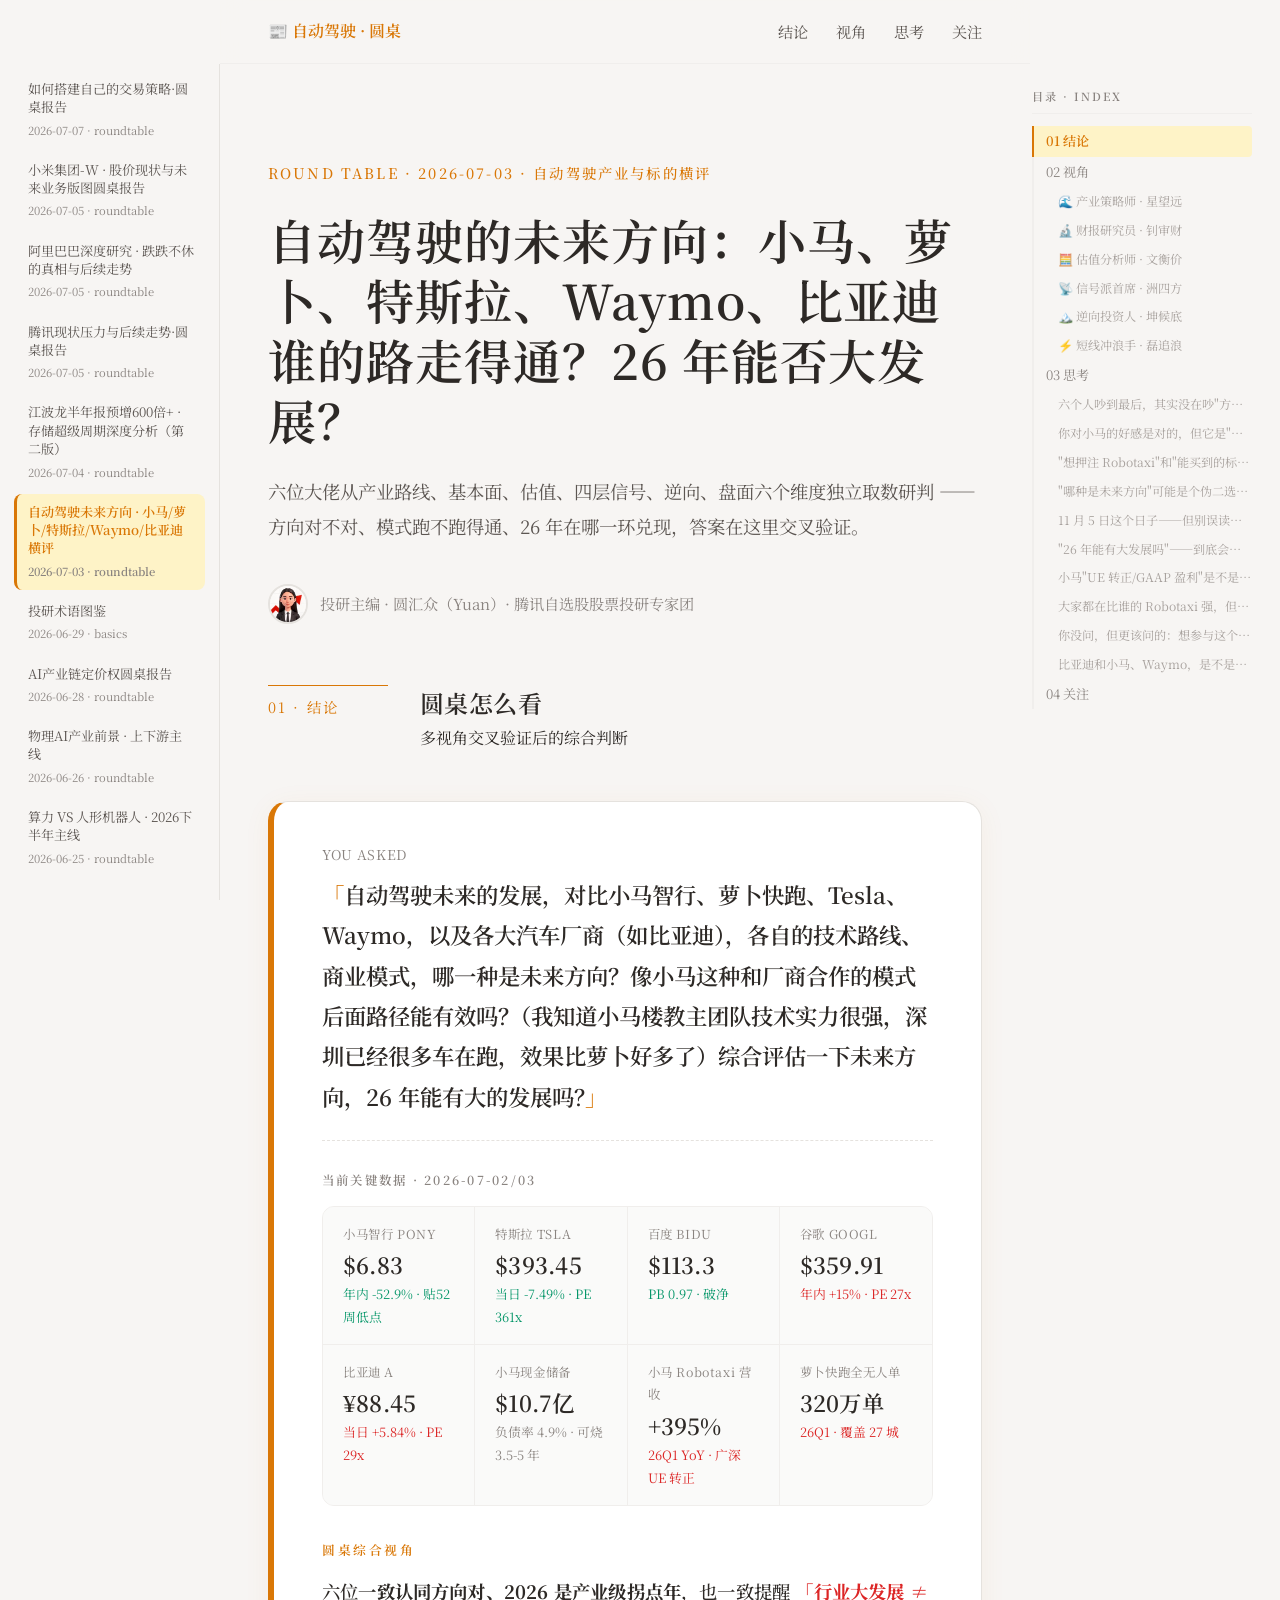
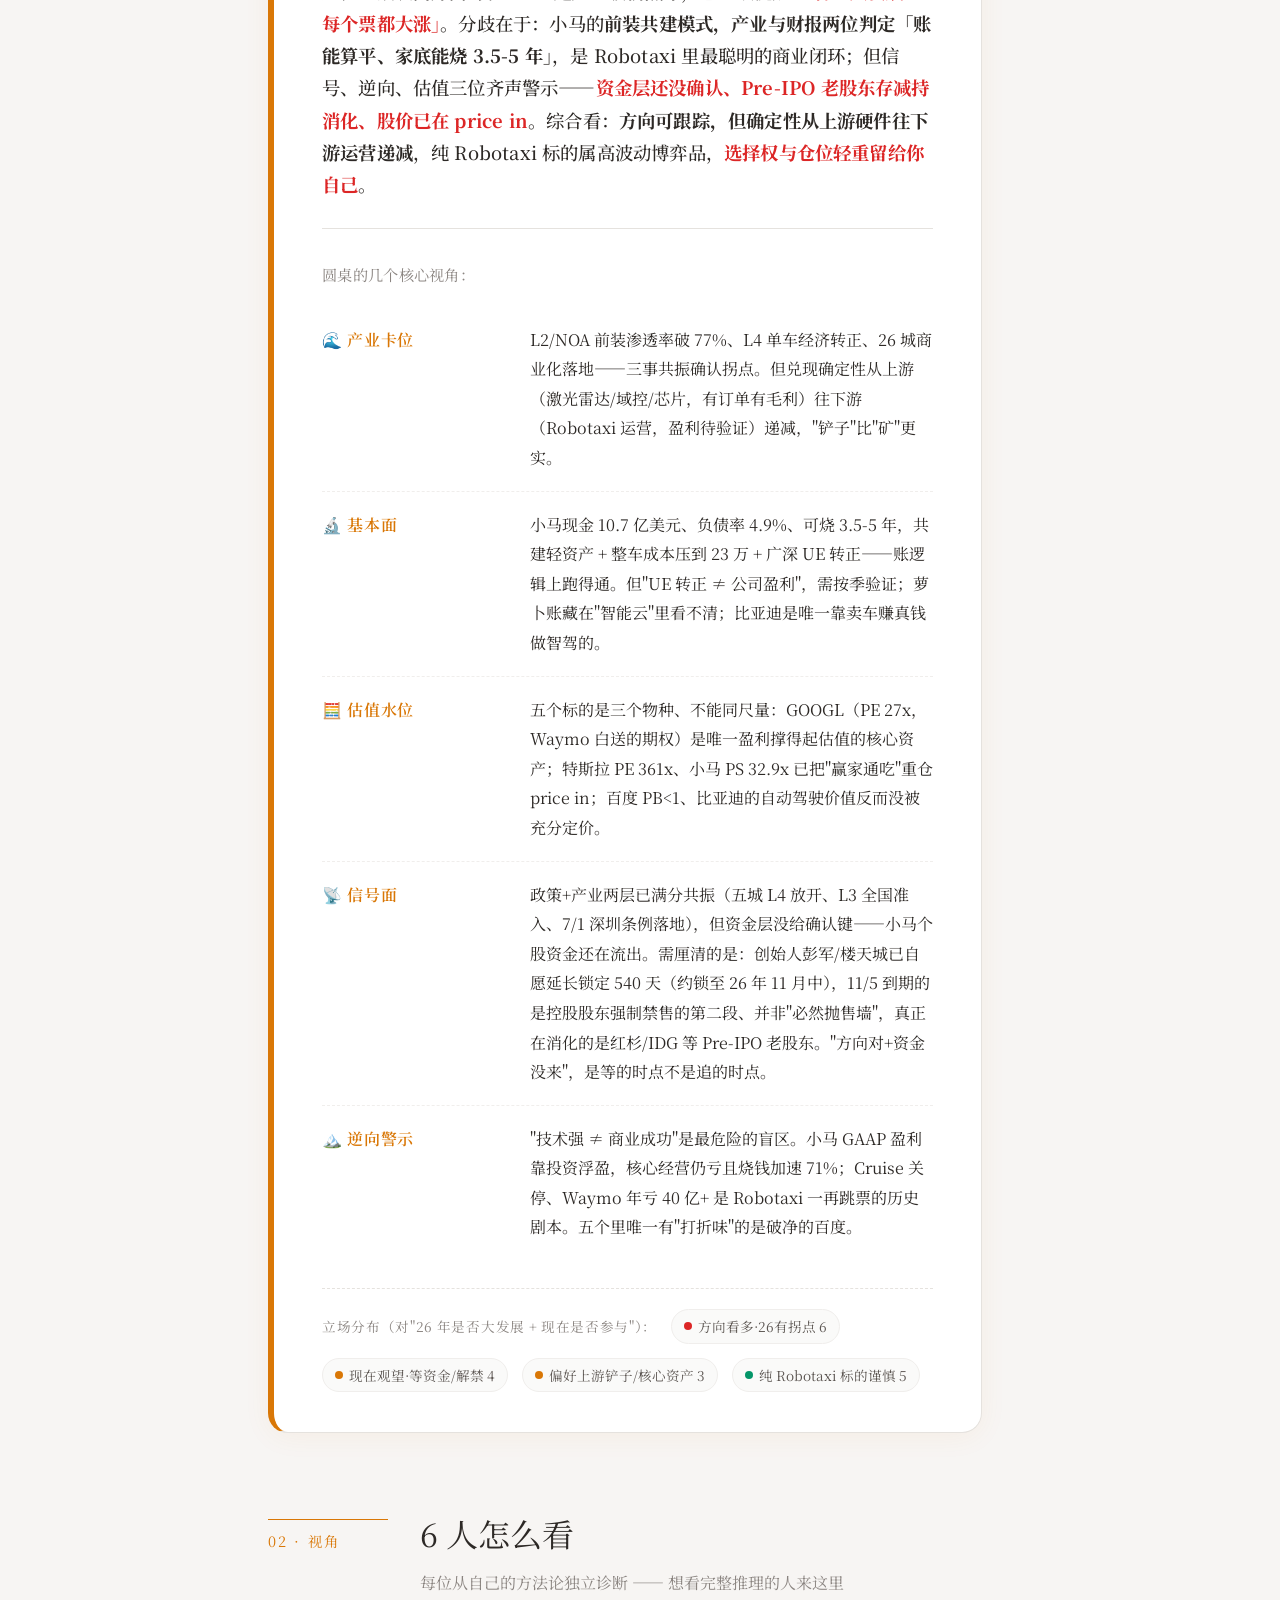
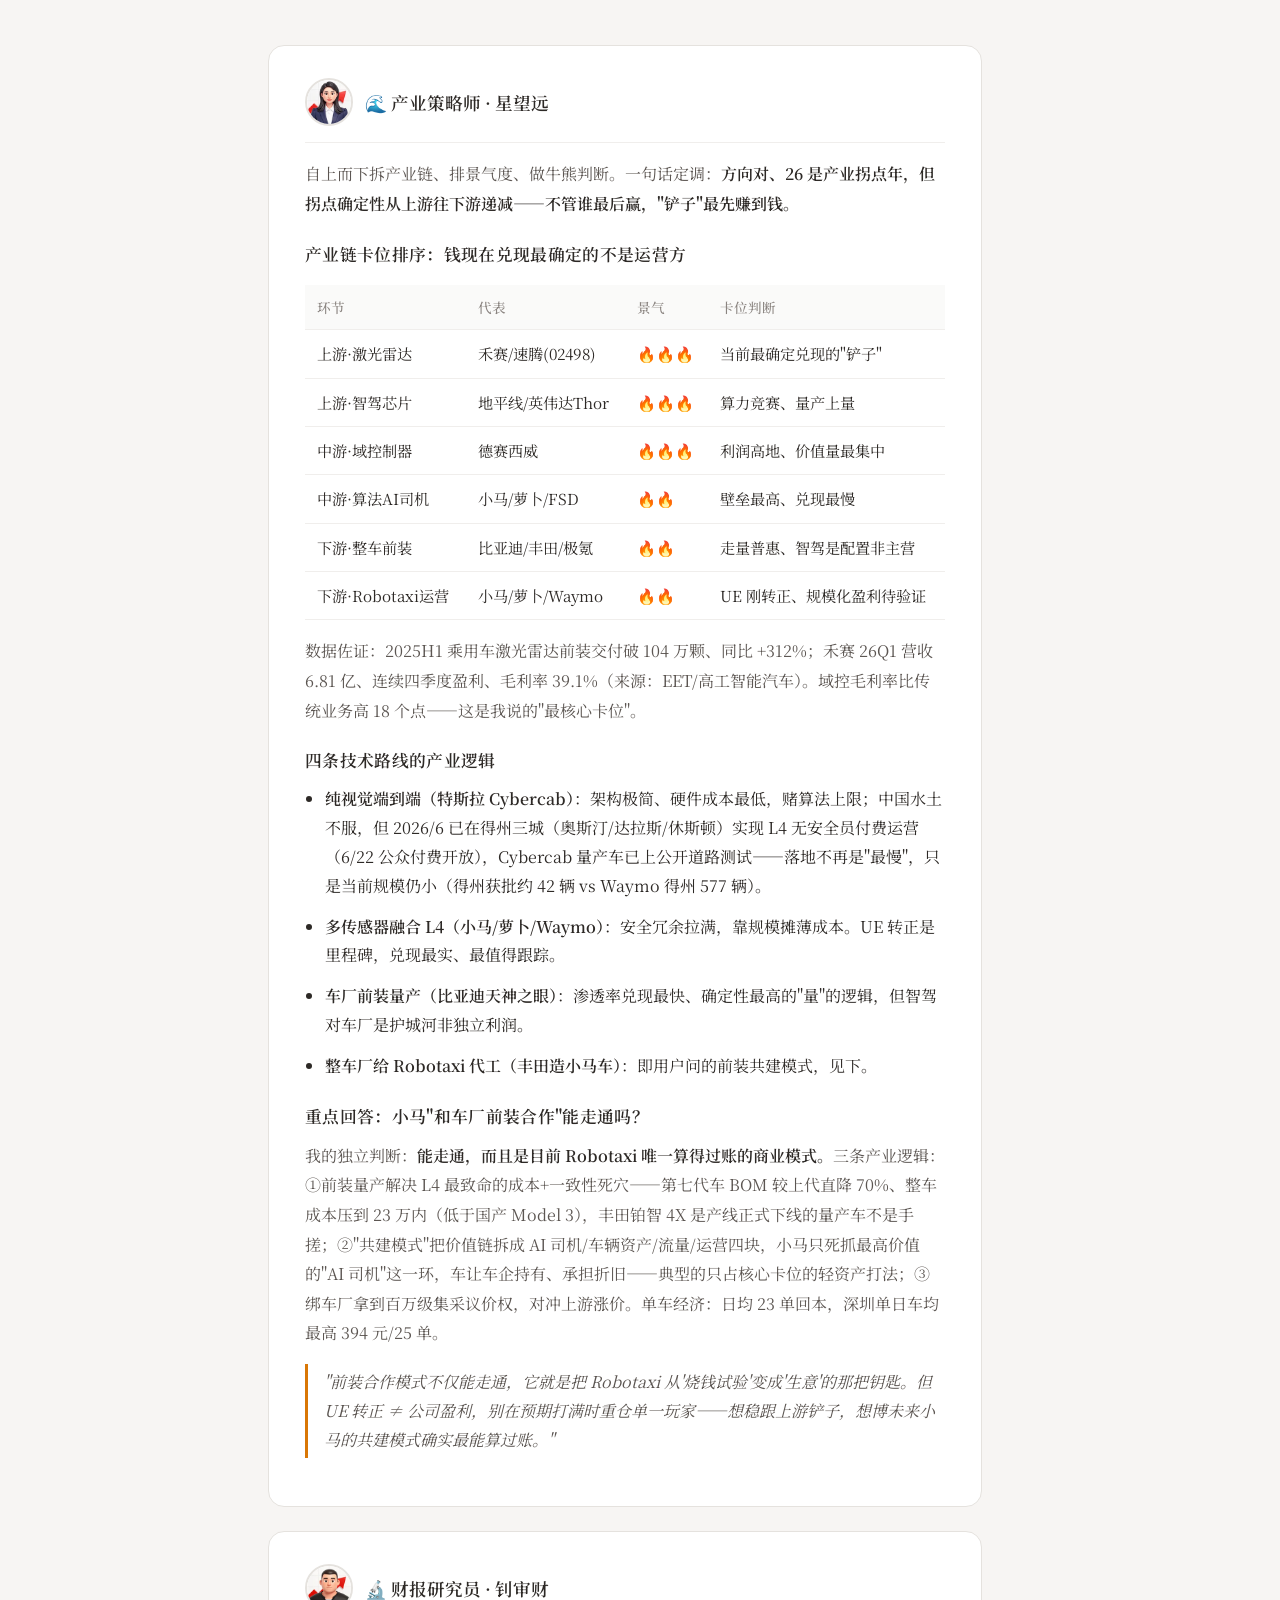
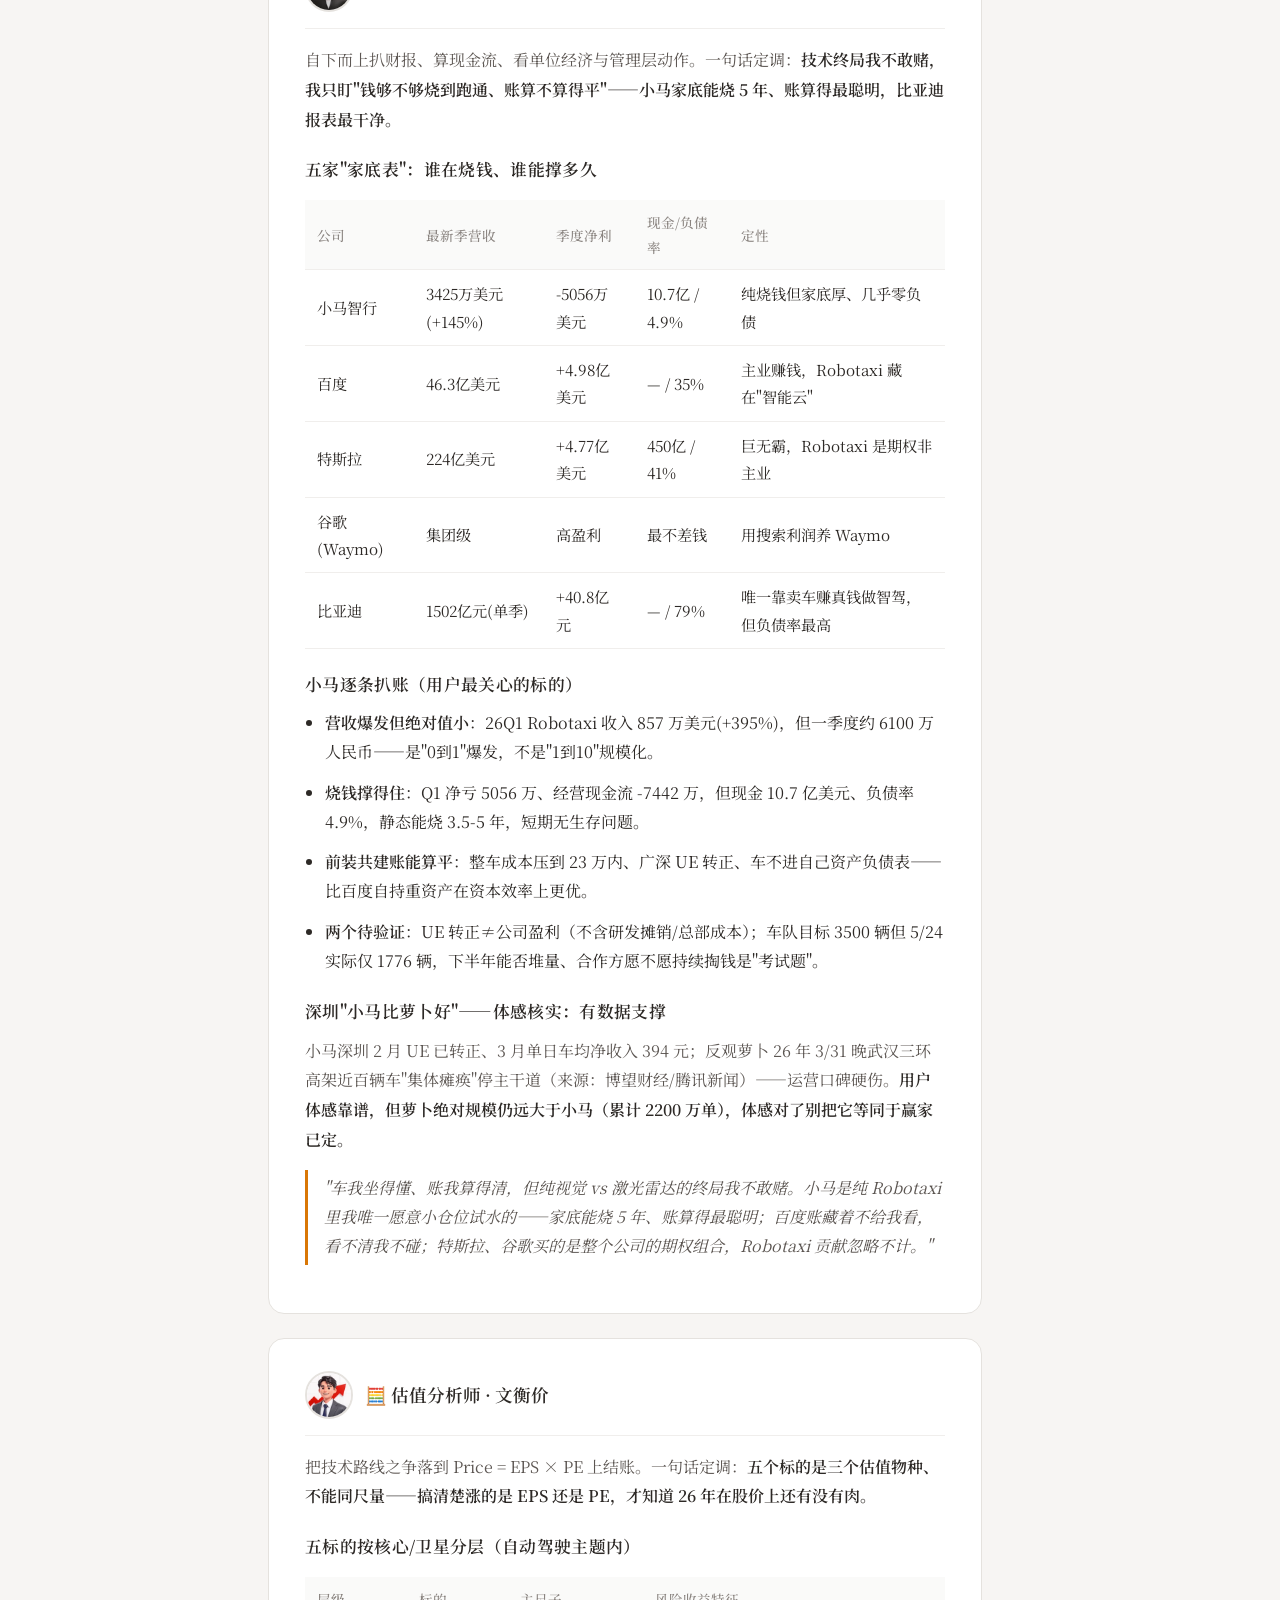
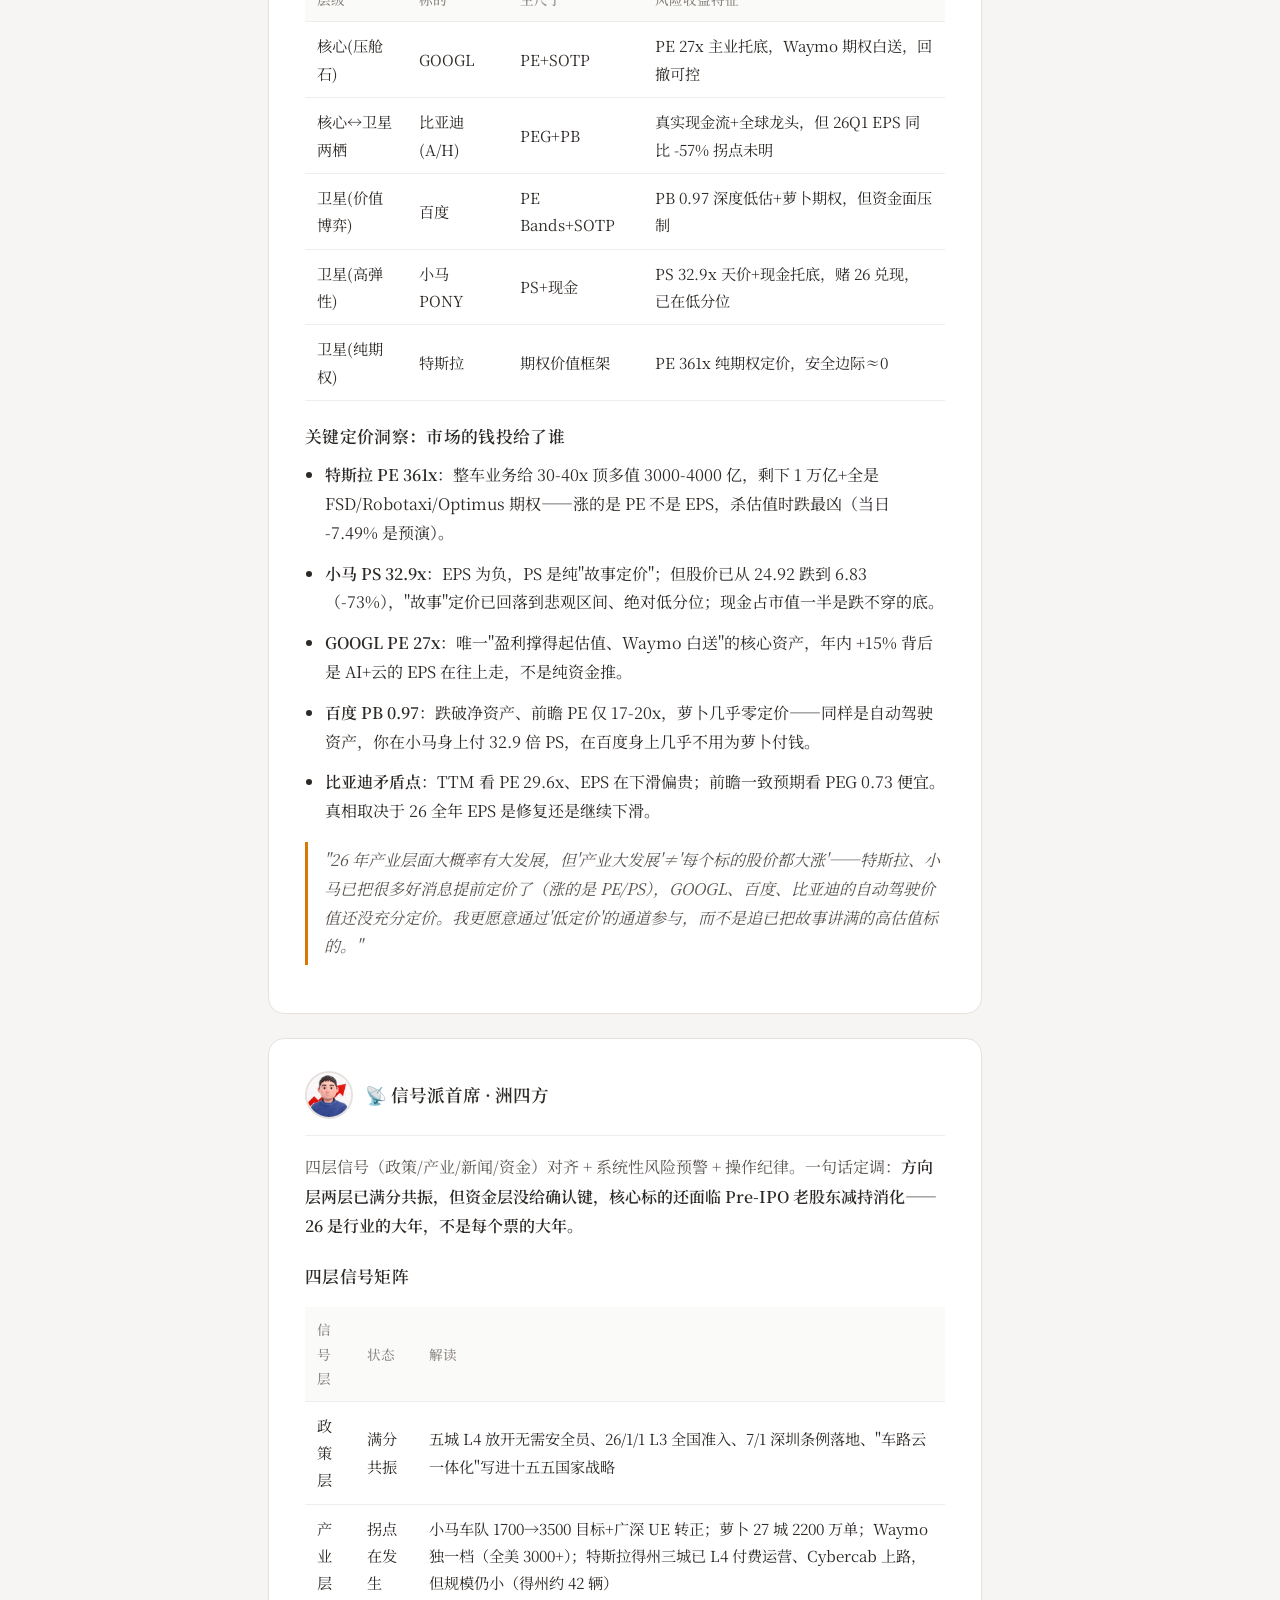
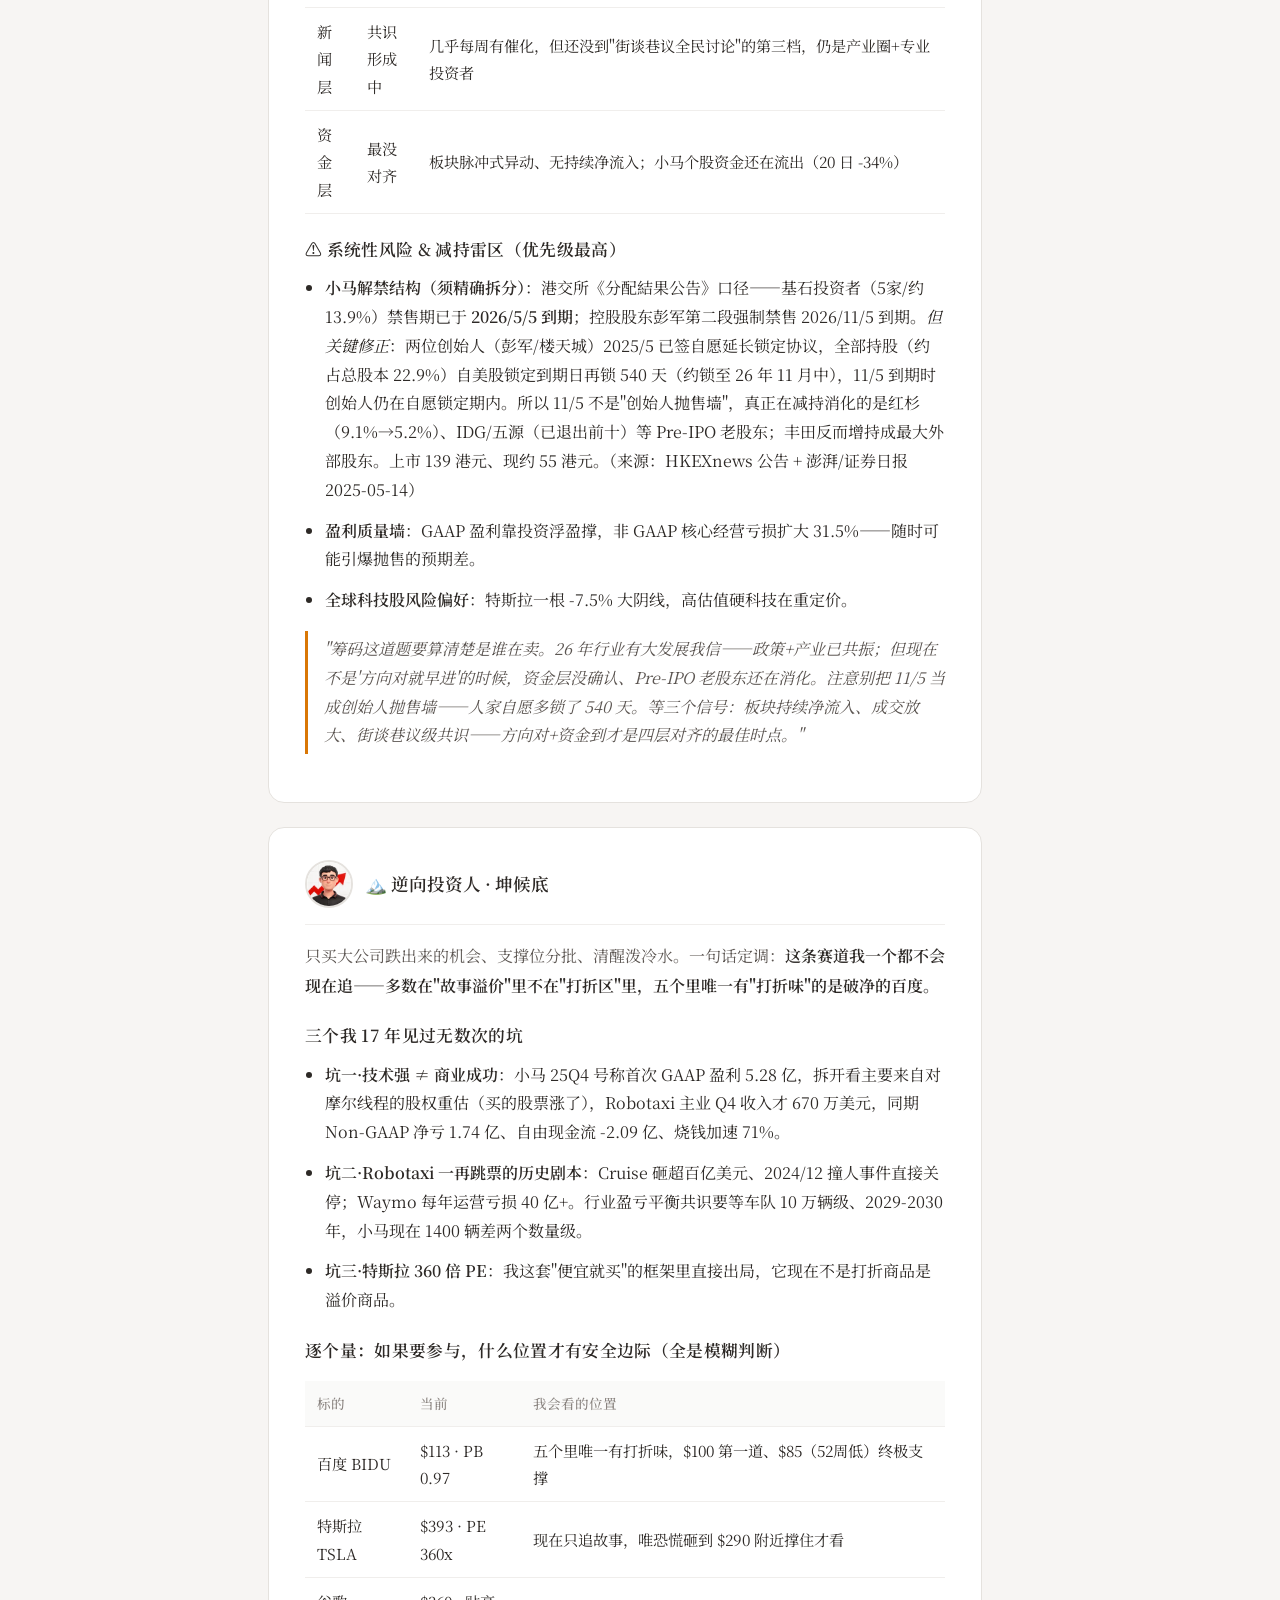
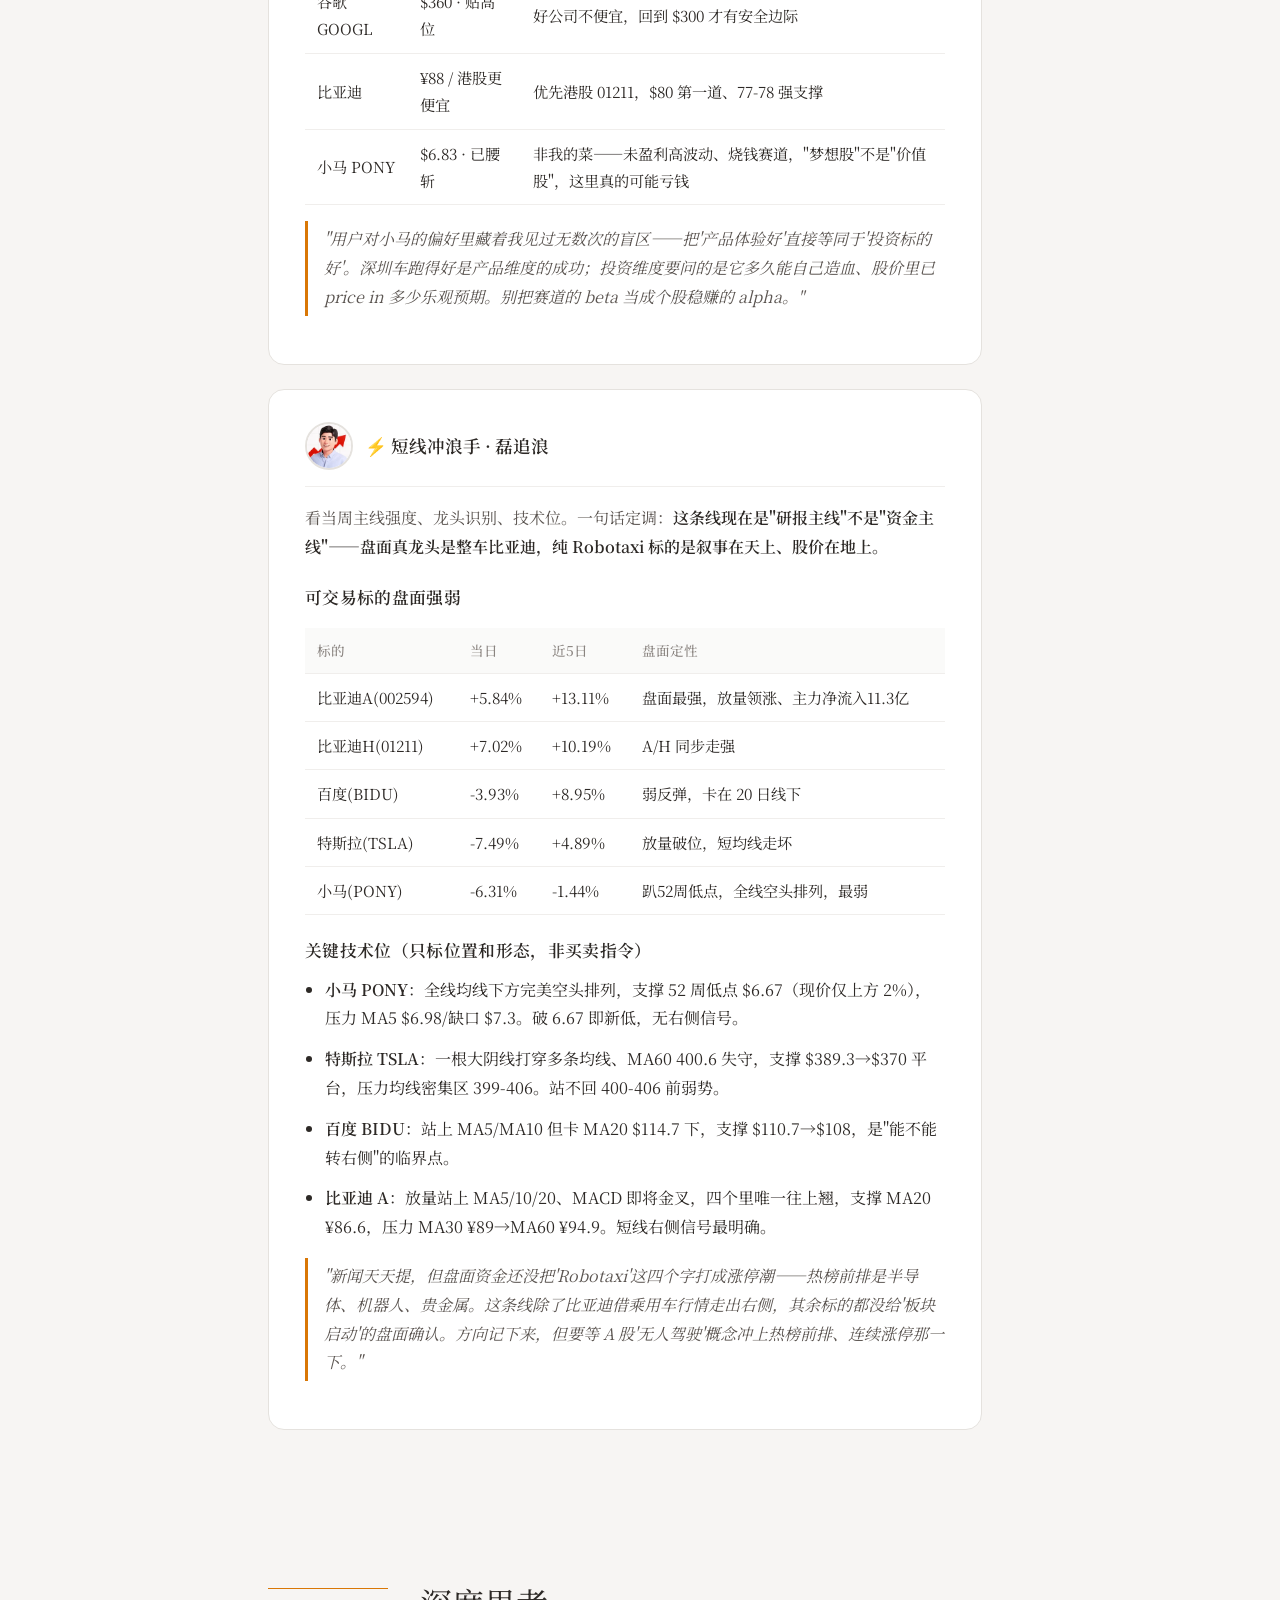
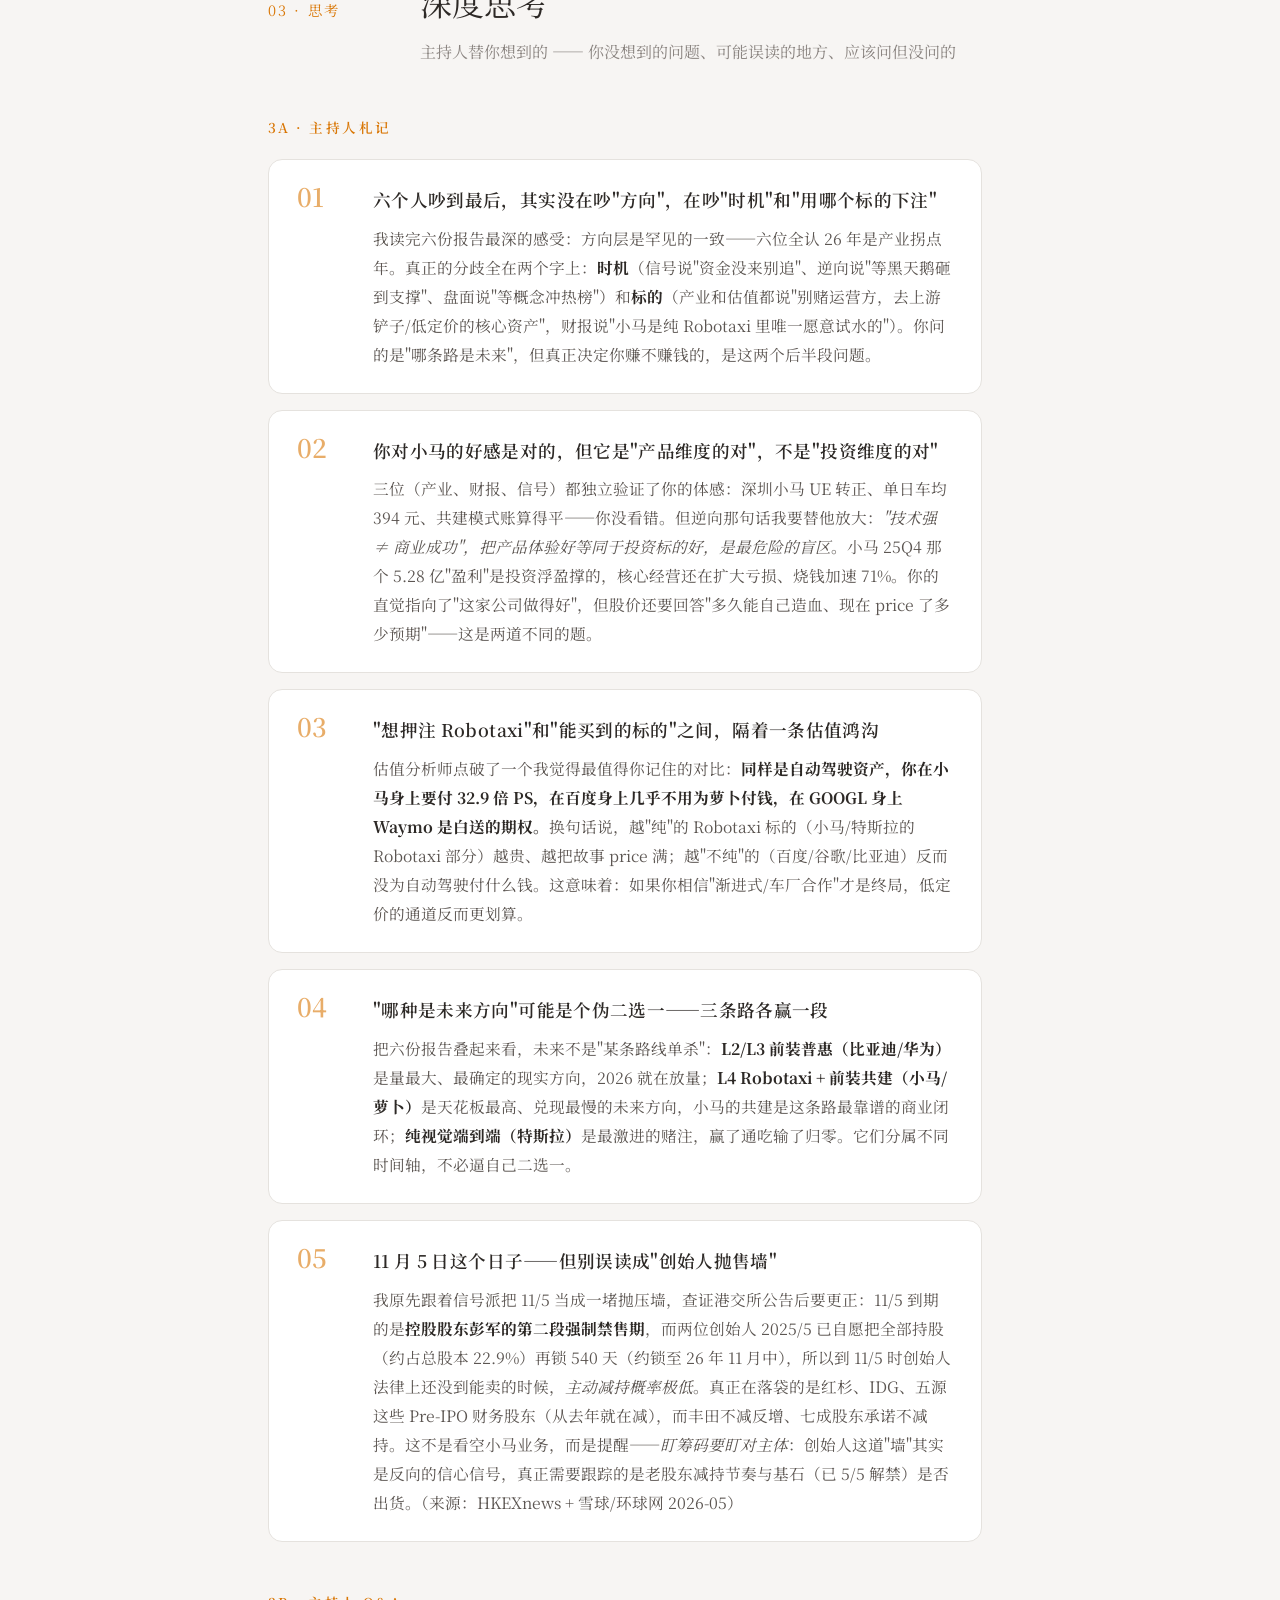
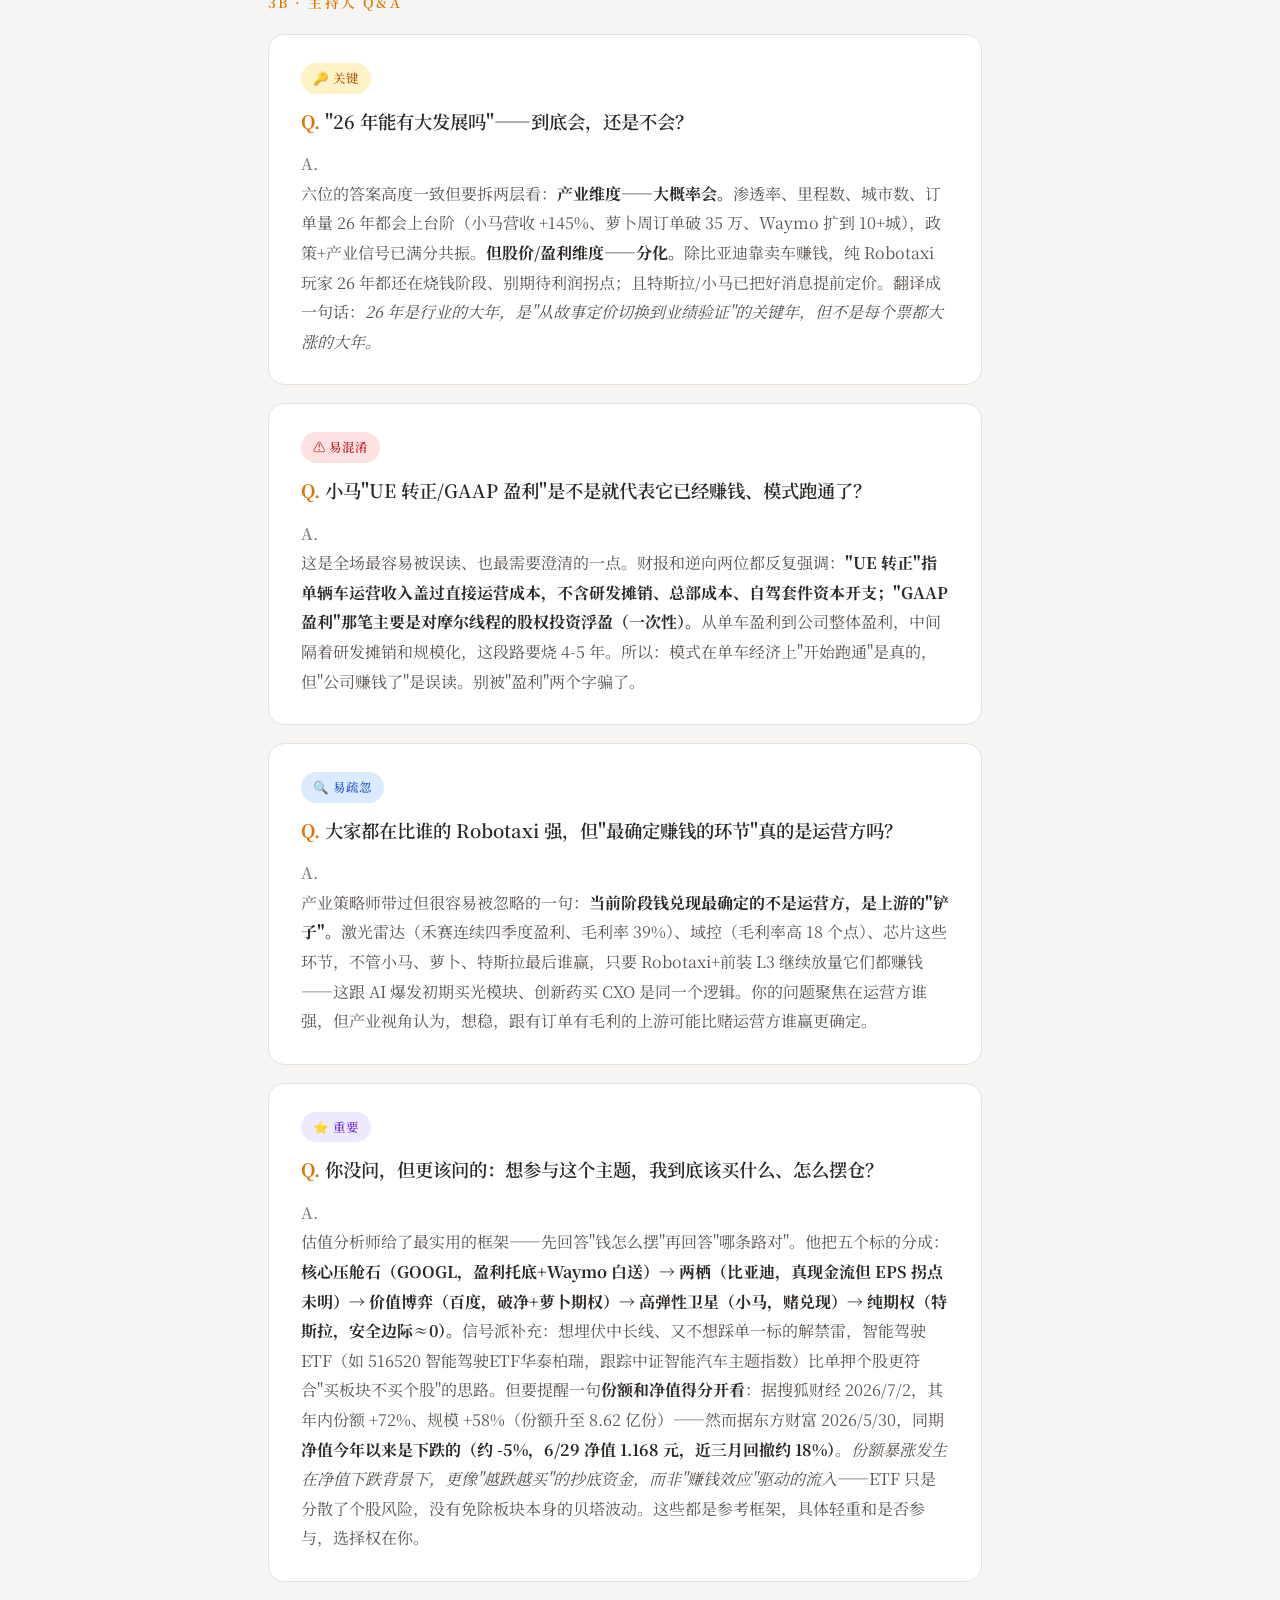
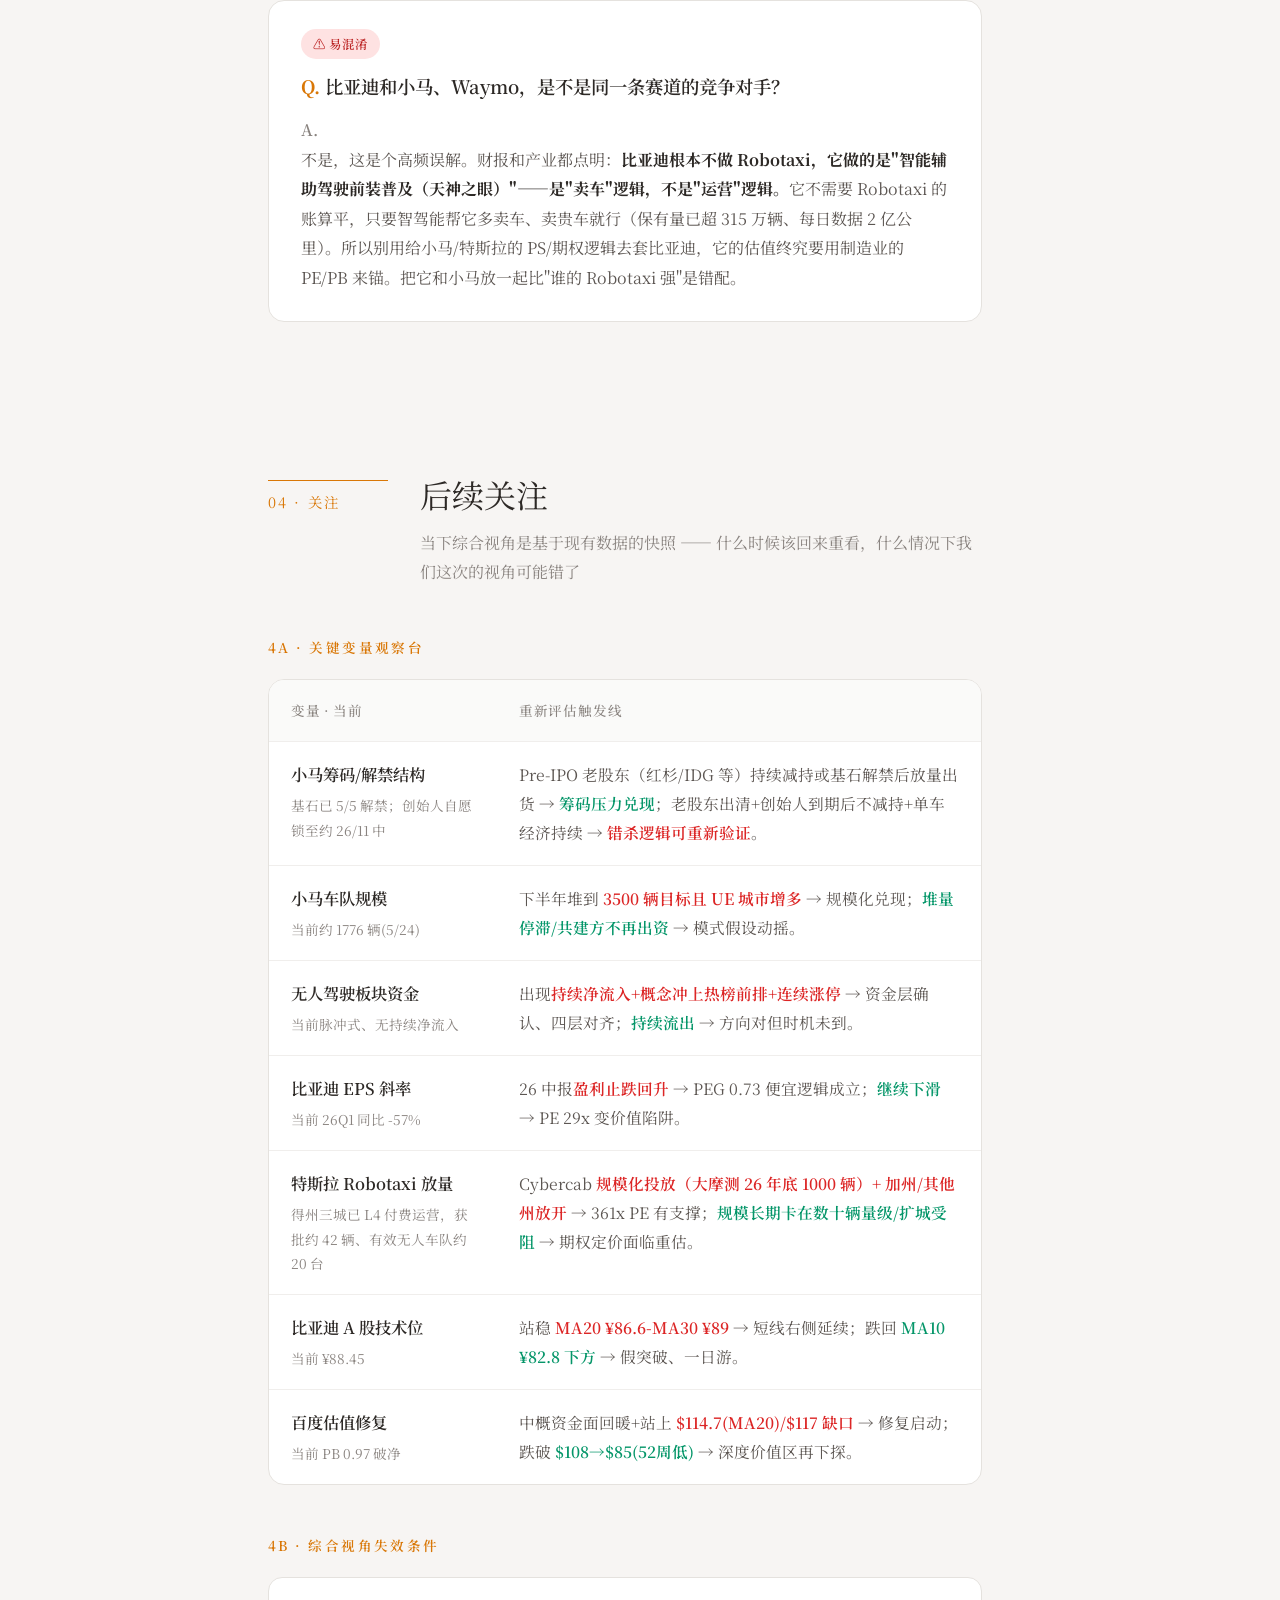
<file: pages/2026-07-03-自动驾驶未来方向.html>
<!DOCTYPE html>
<html lang="zh-CN">
<head>
<meta charset="UTF-8">
<meta name="viewport" content="width=device-width, initial-scale=1.0">
<title>自动驾驶未来方向 · 腾讯自选股股票投研圆桌报告</title>
<link href="https://fonts.googleapis.com/css2?family=Noto+Serif+SC:wght@400;500;600;700&display=swap" rel="stylesheet">
<style>
:root {
  --bg-primary: #F7F5F3; --bg-secondary: #FFFFFF; --bg-card: #FFFFFF;
  --bg-elevated: #FAFAF9; --bg-warm: #F5F2EE; --bg-dark: #2D2926;
  --text-primary: #2D2926; --text-secondary: #5C5652;
  --text-muted: #8A8480; --text-light: #A8A29E;
  --accent: #D97706; --accent-light: #FEF3C7; --accent-hover: #B45309;
  --border: #E5E2DE; --border-light: #F0EEEC;
  --red: #DC2626; --green: #059669; --gold: #D97706; --blue: #2563EB;
}
* { box-sizing: border-box; margin: 0; padding: 0; }
body {
  font-family: 'Noto Serif SC', 'Source Han Serif SC', 'Songti SC', Georgia, serif;
  background: var(--bg-primary); color: var(--text-primary);
  line-height: 1.8; font-size: 16px; -webkit-font-smoothing: antialiased;
}
h1, h2, h3, h4 { font-family: inherit; font-weight: 600; letter-spacing: 0.02em; }
a { color: var(--accent); text-decoration: none; }
a:hover { color: var(--accent-hover); }

.container { max-width: 1100px; margin: 0 auto; padding: 0 48px; }
.prose { max-width: 760px; margin: 0 auto; }
.prose p { font-size: 1.05rem; line-height: 1.9; margin-bottom: 20px; color: var(--text-primary); }
.section-head { max-width: 1100px; display: grid; grid-template-columns: 120px 1fr; gap: 32px; align-items: baseline; margin: 0 auto 48px; padding: 0 48px; }
.section-num { font-size: 0.9rem; color: var(--accent); letter-spacing: 0.15em; border-top: 1px solid var(--accent); padding-top: 8px; }
.section-title { font-size: 2rem; }
.section-lede { color: var(--text-muted); margin-top: 6px; font-size: 1rem; }
section { padding: 72px 0; }

/* ===== Nav ===== */
nav { position: sticky; top: 0; z-index: 100; height: 64px; display: flex; align-items: center; justify-content: space-between; padding: 0 48px; background: rgba(247,245,243,0.85); backdrop-filter: blur(12px); border-bottom: 1px solid var(--border-light); }
.nav-logo { font-weight: 600; font-size: 1rem; }
.nav-links { display: flex; gap: 28px; }
.nav-links a { color: var(--text-secondary); font-size: 0.95rem; }
.nav-links a:hover { color: var(--accent); }

/* ===== Hero ===== */
.hero { max-width: 1100px; margin: 0 auto; padding: 96px 48px 48px; }
.kicker { color: var(--accent); font-size: 0.9rem; letter-spacing: 0.15em; font-weight: 500; margin-bottom: 24px; }
.hero h1 { font-size: 3rem; line-height: 1.25; margin-bottom: 24px; max-width: 900px; }
.hero-dek { max-width: 760px; font-size: 1.15rem; color: var(--text-secondary); line-height: 1.9; margin-bottom: 40px; }
.host { display: inline-flex; align-items: center; gap: 12px; font-size: 0.95rem; color: var(--text-muted); }
.host img { width: 40px; height: 40px; border-radius: 50%; object-fit: cover; border: 2px solid var(--border); }

/* ===== Module 1 · Conclusion Card ===== */
.conclusion-wrap { max-width: 1100px; margin: 0 auto; padding: 0 48px; }
.conclusion-card {
  padding: 40px 48px;
  background: var(--bg-card); border: 1px solid var(--border);
  border-left: 6px solid var(--accent); border-radius: 20px;
  box-shadow: 0 4px 28px rgba(217, 119, 6, 0.06);
}
#conclusion { padding: 0; }
#conclusion .section-head { margin-bottom: 48px; }
.cc-question {
  font-size: 0.85rem; color: var(--text-muted); letter-spacing: 0.05em;
  margin-bottom: 8px; text-transform: uppercase;
}
.cc-question-text {
  font-size: 1.4rem; font-weight: 600; color: var(--text-primary);
  margin-bottom: 28px; padding-bottom: 24px; border-bottom: 1px dashed var(--border);
}
.cc-question-text::before { content: "「"; color: var(--accent); }
.cc-question-text::after { content: "」"; color: var(--accent); }

.cc-snapshot { margin-bottom: 32px; }
.cc-snapshot-label {
  font-size: 0.78rem; color: var(--text-muted); letter-spacing: 0.18em;
  font-weight: 600; margin-bottom: 14px; text-transform: uppercase;
}
.cc-snapshot-grid {
  display: grid; grid-template-columns: repeat(4, 1fr);
  background: var(--bg-elevated); border: 1px solid var(--border-light);
  border-radius: 12px; overflow: hidden;
}
.cc-snap-cell {
  padding: 16px 20px;
  border-right: 1px solid var(--border-light);
  border-bottom: 1px solid var(--border-light);
  background: var(--bg-elevated);
}
.cc-snap-cell:nth-child(4n) { border-right: none; }
.cc-snap-cell:nth-last-child(-n+4) { border-bottom: none; }
.cc-snap-cell-label {
  font-size: 0.78rem; color: var(--text-muted); letter-spacing: 0.05em;
  margin-bottom: 6px;
}
.cc-snap-cell-value {
  font-size: 1.4rem; font-weight: 600; color: var(--text-primary);
  font-variant-numeric: tabular-nums; line-height: 1.2;
  letter-spacing: 0.01em;
}
.cc-snap-cell-sub {
  font-size: 0.8rem; color: var(--text-muted); margin-top: 4px;
  font-variant-numeric: tabular-nums;
}
.cc-snap-up { color: var(--red); }
.cc-snap-down { color: var(--green); }

.cc-headline-label {
  font-size: 0.8rem; color: var(--accent); letter-spacing: 0.2em;
  font-weight: 600; margin-bottom: 14px; text-transform: uppercase;
}
.cc-headline {
  font-size: 1.15rem; font-weight: 500; color: var(--text-primary);
  letter-spacing: 0.01em; line-height: 1.75;
  margin-bottom: 32px; padding-bottom: 28px;
  border-bottom: 1px solid var(--border);
}
.cc-headline strong { font-weight: 700; color: var(--text-primary); }
.cc-headline em { font-style: normal; font-weight: 700; color: var(--red); }

.cc-actions-intro {
  font-size: 0.95rem; color: var(--text-muted); letter-spacing: 0.02em;
  margin-bottom: 18px;
}
.cc-actions {
  display: flex; flex-direction: column;
  margin-bottom: 28px;
}
.cc-action-row {
  display: grid; grid-template-columns: 180px 1fr;
  gap: 28px; padding: 18px 0; align-items: baseline;
  border-bottom: 1px dashed var(--border-light);
}
.cc-action-row:last-child { border-bottom: none; }
.cc-action-label {
  font-weight: 600; color: var(--accent); font-size: 1rem;
  letter-spacing: 0.04em;
}
.cc-action-detail {
  color: var(--text-primary); font-size: 1rem; line-height: 1.85;
}
.cc-action-detail strong { color: var(--text-primary); font-weight: 600; }

.cc-vote {
  display: flex; gap: 14px; flex-wrap: wrap; align-items: center;
  padding-top: 20px; border-top: 1px dashed var(--border);
}
.cc-vote-label { font-size: 0.85rem; color: var(--text-muted); letter-spacing: 0.05em; }
.cc-vote-tag {
  display: inline-flex; align-items: center; gap: 6px;
  font-size: 0.85rem; color: var(--text-secondary);
  padding: 4px 12px; background: var(--bg-elevated); border-radius: 999px;
  border: 1px solid var(--border-light);
}
.cc-vote-tag .dot { width: 8px; height: 8px; border-radius: 50%; }

/* ===== Module 2 · Voice Card ===== */
.voice-stack { max-width: 1100px; margin: 0 auto; padding: 0 48px; display: flex; flex-direction: column; gap: 24px; }
.voice-card { background: var(--bg-card); border: 1px solid var(--border); border-radius: 16px; padding: 32px 36px; min-width: 0; }
.voice-head { display: flex; align-items: center; gap: 12px; padding-bottom: 16px; margin-bottom: 16px; border-bottom: 1px solid var(--border-light); }
.voice-head img { width: 48px; height: 48px; border-radius: 50%; object-fit: cover; border: 2px solid var(--border); }
.voice-name { font-weight: 600; font-size: 1.1rem; flex: 1; }
.voice-card ol, .voice-card ul { padding-left: 20px; }
.voice-card li { margin-bottom: 12px; line-height: 1.8; }
.voice-card strong { color: var(--text-primary); font-weight: 600; }
.voice-card h4 { margin: 20px 0 10px; font-size: 1.05rem; color: var(--text-primary); }
.voice-card p { margin-bottom: 14px; line-height: 1.85; color: var(--text-secondary); }
.voice-card table { width: 100%; border-collapse: collapse; font-variant-numeric: tabular-nums; font-size: 0.95rem; margin: 16px 0; }
.voice-card th, .voice-card td { padding: 10px 12px; text-align: left; border-bottom: 1px solid var(--border-light); }
.voice-card th { color: var(--text-muted); font-weight: 500; background: var(--bg-elevated); font-size: 0.85rem; }
.voice-card .table-scroll { overflow-x: auto; margin: 16px 0; }
.voice-card .pull-quote { border-left: 3px solid var(--accent); padding: 4px 0 4px 16px; margin: 16px 0; color: var(--text-secondary); font-style: italic; }

/* ===== Module 3a · Notes List（主持人札记） ===== */
.notes-stack { max-width: 1100px; margin: 0 auto; padding: 0 48px; display: flex; flex-direction: column; gap: 16px; }
.note-item { background: var(--bg-card); border: 1px solid var(--border); border-radius: 14px; padding: 24px 28px; display: grid; grid-template-columns: 56px 1fr; gap: 20px; align-items: baseline; }
.note-num { font-size: 1.6rem; font-weight: 600; color: var(--accent); font-variant-numeric: tabular-nums; line-height: 1; opacity: 0.6; }
.note-body h4 { font-size: 1.1rem; margin-bottom: 8px; color: var(--text-primary); }
.note-body p { font-size: 0.98rem; line-height: 1.85; color: var(--text-secondary); margin: 0 0 12px; }
.note-body p:last-child { margin-bottom: 0; }
.note-body p strong { color: var(--text-primary); }

/* ===== Module 3b · Q&A Card（主持人 Q&A） ===== */
.qa-stack { max-width: 1100px; margin: 0 auto; padding: 0 48px; display: flex; flex-direction: column; gap: 18px; }
.qa-card { background: var(--bg-card); border: 1px solid var(--border); border-radius: 16px; padding: 28px 32px; }
.qa-tag { display: inline-flex; align-items: center; gap: 6px; font-size: 0.78rem; letter-spacing: 0.06em; padding: 4px 12px; border-radius: 999px; background: var(--bg-warm); color: var(--text-secondary); margin-bottom: 14px; font-weight: 500; }
.qa-tag.tag-key { background: #FEF3C7; color: #B45309; }
.qa-tag.tag-confuse { background: #FEE2E2; color: #B91C1C; }
.qa-tag.tag-miss { background: #DBEAFE; color: #1D4ED8; }
.qa-tag.tag-meta { background: #EDE9FE; color: #6D28D9; }
.qa-question { font-size: 1.15rem; font-weight: 600; color: var(--text-primary); margin-bottom: 14px; line-height: 1.5; }
.qa-question::before { content: "Q. "; color: var(--accent); font-weight: 700; }
.qa-answer { color: var(--text-secondary); font-size: 1rem; line-height: 1.85; }
.qa-answer::before { content: "A. "; color: var(--text-muted); font-weight: 600; margin-right: 4px; }
.qa-answer p { margin-bottom: 12px; }
.qa-answer p:last-child { margin-bottom: 0; }
.qa-answer strong { color: var(--text-primary); }

/* ===== Module 4 · Trigger Table（关键变量触发表） ===== */
.trigger-wrap { max-width: 1100px; margin: 0 auto; padding: 0 48px; }
.trigger-table { width: 100%; border-collapse: separate; border-spacing: 0; background: var(--bg-card); border: 1px solid var(--border); border-radius: 16px; overflow: hidden; font-variant-numeric: tabular-nums; }
.trigger-table th, .trigger-table td { padding: 18px 22px; text-align: left; border-bottom: 1px solid var(--border-light); vertical-align: top; }
.trigger-table tr:last-child td { border-bottom: none; }
.trigger-table th { background: var(--bg-elevated); color: var(--text-muted); font-size: 0.85rem; font-weight: 500; letter-spacing: 0.06em; text-transform: uppercase; }
.trigger-var { font-weight: 600; color: var(--text-primary); font-size: 1.02rem; min-width: 200px; }
.trigger-var .now { display: block; font-weight: 400; color: var(--text-muted); font-size: 0.85rem; margin-top: 4px; letter-spacing: 0; text-transform: none; }
.trigger-action { color: var(--text-secondary); font-size: 0.98rem; line-height: 1.85; }
.trigger-action strong { color: var(--text-primary); font-weight: 600; }
.trigger-action .up { color: var(--red); font-weight: 600; }
.trigger-action .down { color: var(--green); font-weight: 600; }

/* ===== Sub-section divider（用于 Module 3 内部 3a / 3b 分隔） ===== */
.subsection-label { max-width: 1100px; margin: 48px auto 20px; padding: 0 48px; font-size: 0.85rem; color: var(--accent); letter-spacing: 0.18em; text-transform: uppercase; font-weight: 600; }
.subsection-label:first-of-type { margin-top: 0; }

/* ===== Passage Card（兜底承接：4 模块外的非标内容） ===== */
.passage-card { background: var(--bg-card); border: 1px solid var(--border); border-radius: 16px; padding: 36px 40px; max-width: 1100px; margin: 0 auto 24px; }
.passage-card h3 { font-size: 1.3rem; margin-bottom: 16px; color: var(--text-primary); }
.passage-card h4 { font-size: 1.05rem; margin: 24px 0 10px; color: var(--text-primary); }
.passage-card p { font-size: 1rem; line-height: 1.9; margin-bottom: 16px; color: var(--text-secondary); }
.passage-card ul, .passage-card ol { padding-left: 22px; margin-bottom: 16px; }
.passage-card li { margin-bottom: 8px; line-height: 1.85; color: var(--text-secondary); }
.passage-card strong { color: var(--text-primary); font-weight: 600; }
.passage-card table { width: 100%; border-collapse: collapse; font-variant-numeric: tabular-nums; font-size: 0.95rem; margin: 16px 0 24px; }
.passage-card th, .passage-card td { padding: 12px 14px; text-align: left; border-bottom: 1px solid var(--border-light); vertical-align: top; }
.passage-card th { color: var(--text-muted); font-weight: 500; background: var(--bg-elevated); letter-spacing: 0.04em; font-size: 0.85rem; }

/* ===== Right TOC Sidebar ===== */
.toc-sidebar {
  position: fixed; right: 28px; top: 88px;
  width: 220px; max-height: calc(100vh - 120px); overflow-y: auto;
  font-size: 0.82rem; line-height: 1.55; z-index: 50;
  scrollbar-width: thin; scrollbar-color: var(--border) transparent;
}
.toc-sidebar::-webkit-scrollbar { width: 4px; }
.toc-sidebar::-webkit-scrollbar-thumb { background: var(--border); border-radius: 2px; }
.toc-sidebar::before {
  content: "目录 · INDEX"; display: block;
  font-size: 0.7rem; letter-spacing: 0.18em; color: var(--text-muted);
  font-weight: 600; text-transform: uppercase;
  margin-bottom: 12px; padding-bottom: 8px; border-bottom: 1px solid var(--border-light);
}
.toc-item {
  display: block; padding: 5px 0 5px 12px;
  color: var(--text-muted); border-left: 2px solid var(--border-light);
  transition: all 0.2s; cursor: pointer; text-decoration: none;
  white-space: nowrap; overflow: hidden; text-overflow: ellipsis;
}
.toc-item:hover { color: var(--accent); border-left-color: var(--accent); }
.toc-item.active { color: var(--accent); border-left-color: var(--accent); font-weight: 600; background: var(--accent-light); border-radius: 0 4px 4px 0; }
.toc-item.toc-sub { padding-left: 24px; font-size: 0.76rem; color: var(--text-light); }
.toc-item.toc-sub.active { color: var(--accent); background: transparent; }

/* ===== Footer ===== */
footer { background: var(--bg-dark); color: var(--text-light); padding: 48px; text-align: center; margin-top: 72px; }
footer p { max-width: 680px; margin: 0 auto; font-size: 0.95rem; }
.footer-sub { margin-top: 16px; font-size: 0.8rem; color: var(--text-light); opacity: 0.7; }

/* ===== Responsive ===== */
@media (max-width: 900px) {
  .container, .voice-stack, .qa-stack, .trigger-wrap, .notes-stack, .subsection-label, .conclusion-wrap { padding-left: 24px; padding-right: 24px; }
  .hero { padding-left: 24px; padding-right: 24px; }
  .conclusion-card { padding: 28px 24px; }
  .cc-headline { font-size: 1.05rem; line-height: 1.7; }
  .cc-action-row { grid-template-columns: 1fr; gap: 6px; }
  .cc-snapshot-grid { grid-template-columns: repeat(2, 1fr); }
  .cc-snap-cell:nth-child(4n) { border-right: 1px solid var(--border-light); }
  .cc-snap-cell:nth-child(2n) { border-right: none; }
  .cc-snap-cell:nth-last-child(-n+4) { border-bottom: 1px solid var(--border-light); }
  .cc-snap-cell:nth-last-child(-n+2) { border-bottom: none; }
  .hero h1 { font-size: 2.2rem; }
  nav { padding: 0 24px; }
  .nav-links { display: none; }
  .voice-card, .passage-card { padding: 24px; }
  .qa-card { padding: 22px; }
  .trigger-table th, .trigger-table td { padding: 14px 14px; }
  .note-item { padding: 20px; grid-template-columns: 1fr; gap: 8px; }
  .section-head { padding: 0 24px; }
}
@media (max-width: 1200px) { .toc-sidebar { display: none; } }
</style>
</head>
<body>

<aside class="toc-sidebar" id="tocSidebar"></aside>

<nav>
  <a class="nav-logo">📰 自动驾驶 · 圆桌</a>
  <div class="nav-links">
    <a href="#conclusion">结论</a>
    <a href="#voices">视角</a>
    <a href="#thinking">思考</a>
    <a href="#watch">关注</a>
  </div>
</nav>

<section class="hero">
  <div class="kicker">ROUND TABLE · 2026-07-03 · 自动驾驶产业与标的横评</div>
  <h1>自动驾驶的未来方向：小马、萝卜、特斯拉、Waymo、比亚迪谁的路走得通？26 年能否大发展？</h1>
  <div class="hero-dek">六位大佬从产业路线、基本面、估值、四层信号、逆向、盘面六个维度独立取数研判 —— 方向对不对、模式跑不跑得通、26 年在哪一环兑现，答案在这里交叉验证。</div>
  <div class="host">
    <img src="[data-uri]" alt="投研主编">
    <span>投研主编 · 圆汇众（Yuan）· 腾讯自选股股票投研专家团</span>
  </div>
</section>

<section id="conclusion">
  <div class="section-head">
    <div class="section-num">01 · 结论</div>
    <div><h2>圆桌怎么看</h2><p class="section-dek">多视角交叉验证后的综合判断</p></div>
  </div>
  <div class="conclusion-wrap">
    <div class="conclusion-card">

      <div class="cc-question">YOU ASKED</div>
      <div class="cc-question-text">自动驾驶未来的发展，对比小马智行、萝卜快跑、Tesla、Waymo，以及各大汽车厂商（如比亚迪），各自的技术路线、商业模式，哪一种是未来方向？像小马这种和厂商合作的模式后面路径能有效吗？（我知道小马楼教主团队技术实力很强，深圳已经很多车在跑，效果比萝卜好多了）综合评估一下未来方向，26 年能有大的发展吗？</div>

      <div class="cc-snapshot">
        <div class="cc-snapshot-label">当前关键数据 · 2026-07-02/03</div>
        <div class="cc-snapshot-grid">
          <div class="cc-snap-cell">
            <div class="cc-snap-cell-label">小马智行 PONY</div>
            <div class="cc-snap-cell-value">$6.83</div>
            <div class="cc-snap-cell-sub cc-snap-down">年内 -52.9% · 贴52周低点</div>
          </div>
          <div class="cc-snap-cell">
            <div class="cc-snap-cell-label">特斯拉 TSLA</div>
            <div class="cc-snap-cell-value">$393.45</div>
            <div class="cc-snap-cell-sub cc-snap-down">当日 -7.49% · PE 361x</div>
          </div>
          <div class="cc-snap-cell">
            <div class="cc-snap-cell-label">百度 BIDU</div>
            <div class="cc-snap-cell-value">$113.3</div>
            <div class="cc-snap-cell-sub cc-snap-down">PB 0.97 · 破净</div>
          </div>
          <div class="cc-snap-cell">
            <div class="cc-snap-cell-label">谷歌 GOOGL</div>
            <div class="cc-snap-cell-value">$359.91</div>
            <div class="cc-snap-cell-sub cc-snap-up">年内 +15% · PE 27x</div>
          </div>
          <div class="cc-snap-cell">
            <div class="cc-snap-cell-label">比亚迪 A</div>
            <div class="cc-snap-cell-value">¥88.45</div>
            <div class="cc-snap-cell-sub cc-snap-up">当日 +5.84% · PE 29x</div>
          </div>
          <div class="cc-snap-cell">
            <div class="cc-snap-cell-label">小马现金储备</div>
            <div class="cc-snap-cell-value">$10.7亿</div>
            <div class="cc-snap-cell-sub">负债率 4.9% · 可烧 3.5-5 年</div>
          </div>
          <div class="cc-snap-cell">
            <div class="cc-snap-cell-label">小马 Robotaxi 营收</div>
            <div class="cc-snap-cell-value">+395%</div>
            <div class="cc-snap-cell-sub cc-snap-up">26Q1 YoY · 广深 UE 转正</div>
          </div>
          <div class="cc-snap-cell">
            <div class="cc-snap-cell-label">萝卜快跑全无人单</div>
            <div class="cc-snap-cell-value">320万单</div>
            <div class="cc-snap-cell-sub cc-snap-up">26Q1 · 覆盖 27 城</div>
          </div>
        </div>
      </div>

      <div class="cc-headline-label">圆桌综合视角</div>
      <div class="cc-headline">六位<strong>一致认同方向对、2026 是产业级拐点年</strong>，也一致提醒 <em>「行业大发展 ≠ 每个票都大涨」</em>。分歧在于：小马的<strong>前装共建模式，产业与财报两位判定「账能算平、家底能烧 3.5-5 年」</strong>，是 Robotaxi 里最聪明的商业闭环；但信号、逆向、估值三位齐声警示——<em>资金层还没确认、Pre-IPO 老股东存减持消化、股价已在 price in</em>。综合看：<strong>方向可跟踪，但确定性从上游硬件往下游运营递减</strong>，纯 Robotaxi 标的属高波动博弈品，<em>选择权与仓位轻重留给你自己</em>。</div>

      <div class="cc-actions-intro">圆桌的几个核心视角：</div>
      <div class="cc-actions">
        <div class="cc-action-row">
          <div class="cc-action-label">🌊 产业卡位</div>
          <div class="cc-action-detail">L2/NOA 前装渗透率破 77%、L4 单车经济转正、26 城商业化落地——三事共振确认拐点。但兑现确定性从上游（激光雷达/域控/芯片，有订单有毛利）往下游（Robotaxi 运营，盈利待验证）递减，"铲子"比"矿"更实。</div>
        </div>
        <div class="cc-action-row">
          <div class="cc-action-label">🔬 基本面</div>
          <div class="cc-action-detail">小马现金 10.7 亿美元、负债率 4.9%、可烧 3.5-5 年，共建轻资产 + 整车成本压到 23 万 + 广深 UE 转正——账逻辑上跑得通。但"UE 转正 ≠ 公司盈利"，需按季验证；萝卜账藏在"智能云"里看不清；比亚迪是唯一靠卖车赚真钱做智驾的。</div>
        </div>
        <div class="cc-action-label-spacer"></div>
        <div class="cc-action-row">
          <div class="cc-action-label">🧮 估值水位</div>
          <div class="cc-action-detail">五个标的是三个物种、不能同尺量：GOOGL（PE 27x，Waymo 白送的期权）是唯一盈利撑得起估值的核心资产；特斯拉 PE 361x、小马 PS 32.9x 已把"赢家通吃"重仓 price in；百度 PB<1、比亚迪的自动驾驶价值反而没被充分定价。</div>
        </div>
        <div class="cc-action-row">
          <div class="cc-action-label">📡 信号面</div>
          <div class="cc-action-detail">政策+产业两层已满分共振（五城 L4 放开、L3 全国准入、7/1 深圳条例落地），但资金层没给确认键——小马个股资金还在流出。需厘清的是：创始人彭军/楼天城已自愿延长锁定 540 天（约锁至 26 年 11 月中），11/5 到期的是控股股东强制禁售的第二段、并非"必然抛售墙"，真正在消化的是红杉/IDG 等 Pre-IPO 老股东。"方向对+资金没来"，是等的时点不是追的时点。</div>
        </div>
        <div class="cc-action-row">
          <div class="cc-action-label">🏔️ 逆向警示</div>
          <div class="cc-action-detail">"技术强 ≠ 商业成功"是最危险的盲区。小马 GAAP 盈利靠投资浮盈，核心经营仍亏且烧钱加速 71%；Cruise 关停、Waymo 年亏 40 亿+ 是 Robotaxi 一再跳票的历史剧本。五个里唯一有"打折味"的是破净的百度。</div>
        </div>
      </div>

      <div class="cc-vote">
        <span class="cc-vote-label">立场分布（对"26 年是否大发展 + 现在是否参与"）：</span>
        <span class="cc-vote-tag"><span class="dot" style="background:var(--red)"></span>方向看多·26有拐点 6</span>
        <span class="cc-vote-tag"><span class="dot" style="background:var(--gold)"></span>现在观望·等资金/解禁 4</span>
        <span class="cc-vote-tag"><span class="dot" style="background:var(--accent)"></span>偏好上游铲子/核心资产 3</span>
        <span class="cc-vote-tag"><span class="dot" style="background:var(--green)"></span>纯 Robotaxi 标的谨慎 5</span>
      </div>

    </div>
  </div>
</section>

<section id="voices">
  <div class="section-head">
    <div class="section-num">02 · 视角</div>
    <div>
      <div class="section-title">6 人怎么看</div>
      <div class="section-lede">每位从自己的方法论独立诊断 —— 想看完整推理的人来这里</div>
    </div>
  </div>

  <div class="voice-stack">

    <article class="voice-card">
      <div class="voice-head">
        <img src="[data-uri]" alt="产业策略师">
        <div class="voice-name">🌊 产业策略师 · 星望远</div>
      </div>
      <p>自上而下拆产业链、排景气度、做牛熊判断。一句话定调：<strong>方向对、26 是产业拐点年，但拐点确定性从上游往下游递减——不管谁最后赢，"铲子"最先赚到钱。</strong></p>

      <h4>产业链卡位排序：钱现在兑现最确定的不是运营方</h4>
      <table>
        <thead><tr><th>环节</th><th>代表</th><th>景气</th><th>卡位判断</th></tr></thead>
        <tbody>
          <tr><td>上游·激光雷达</td><td>禾赛/速腾(02498)</td><td>🔥🔥🔥</td><td>当前最确定兑现的"铲子"</td></tr>
          <tr><td>上游·智驾芯片</td><td>地平线/英伟达Thor</td><td>🔥🔥🔥</td><td>算力竞赛、量产上量</td></tr>
          <tr><td>中游·域控制器</td><td>德赛西威</td><td>🔥🔥🔥</td><td>利润高地、价值量最集中</td></tr>
          <tr><td>中游·算法AI司机</td><td>小马/萝卜/FSD</td><td>🔥🔥</td><td>壁垒最高、兑现最慢</td></tr>
          <tr><td>下游·整车前装</td><td>比亚迪/丰田/极氪</td><td>🔥🔥</td><td>走量普惠、智驾是配置非主营</td></tr>
          <tr><td>下游·Robotaxi运营</td><td>小马/萝卜/Waymo</td><td>🔥🔥</td><td>UE 刚转正、规模化盈利待验证</td></tr>
        </tbody>
      </table>
      <p>数据佐证：2025H1 乘用车激光雷达前装交付破 104 万颗、同比 +312%；禾赛 26Q1 营收 6.81 亿、连续四季度盈利、毛利率 39.1%（来源：EET/高工智能汽车）。域控毛利率比传统业务高 18 个点——这是我说的"最核心卡位"。</p>

      <h4>四条技术路线的产业逻辑</h4>
      <ul>
        <li><strong>纯视觉端到端（特斯拉 Cybercab）</strong>：架构极简、硬件成本最低，赌算法上限；中国水土不服，但 2026/6 已在得州三城（奥斯汀/达拉斯/休斯顿）实现 L4 无安全员付费运营（6/22 公众付费开放），Cybercab 量产车已上公开道路测试——落地不再是"最慢"，只是当前规模仍小（得州获批约 42 辆 vs Waymo 得州 577 辆）。</li>
        <li><strong>多传感器融合 L4（小马/萝卜/Waymo）</strong>：安全冗余拉满，靠规模摊薄成本。UE 转正是里程碑，兑现最实、最值得跟踪。</li>
        <li><strong>车厂前装量产（比亚迪天神之眼）</strong>：渗透率兑现最快、确定性最高的"量"的逻辑，但智驾对车厂是护城河非独立利润。</li>
        <li><strong>整车厂给 Robotaxi 代工（丰田造小马车）</strong>：即用户问的前装共建模式，见下。</li>
      </ul>

      <h4>重点回答：小马"和车厂前装合作"能走通吗？</h4>
      <p>我的独立判断：<strong>能走通，而且是目前 Robotaxi 唯一算得过账的商业模式。</strong>三条产业逻辑：①前装量产解决 L4 最致命的成本+一致性死穴——第七代车 BOM 较上代直降 70%、整车成本压到 23 万内（低于国产 Model 3），丰田铂智 4X 是产线正式下线的量产车不是手搓；②"共建模式"把价值链拆成 AI 司机/车辆资产/流量/运营四块，小马只死抓最高价值的"AI 司机"这一环，车让车企持有、承担折旧——典型的只占核心卡位的轻资产打法；③绑车厂拿到百万级集采议价权，对冲上游涨价。单车经济：日均 23 单回本，深圳单日车均最高 394 元/25 单。</p>

      <div class="pull-quote">"前装合作模式不仅能走通，它就是把 Robotaxi 从'烧钱试验'变成'生意'的那把钥匙。但 UE 转正 ≠ 公司盈利，别在预期打满时重仓单一玩家——想稳跟上游铲子，想博未来小马的共建模式确实最能算过账。"</div>
    </article>

    <article class="voice-card">
      <div class="voice-head">
        <img src="[data-uri]" alt="财报研究员">
        <div class="voice-name">🔬 财报研究员 · 钊审财</div>
      </div>
      <p>自下而上扒财报、算现金流、看单位经济与管理层动作。一句话定调：<strong>技术终局我不敢赌，我只盯"钱够不够烧到跑通、账算不算得平"——小马家底能烧 5 年、账算得最聪明，比亚迪报表最干净。</strong></p>

      <h4>五家"家底表"：谁在烧钱、谁能撑多久</h4>
      <table>
        <thead><tr><th>公司</th><th>最新季营收</th><th>季度净利</th><th>现金/负债率</th><th>定性</th></tr></thead>
        <tbody>
          <tr><td>小马智行</td><td>3425万美元(+145%)</td><td class="down">-5056万美元</td><td>10.7亿 / 4.9%</td><td>纯烧钱但家底厚、几乎零负债</td></tr>
          <tr><td>百度</td><td>46.3亿美元</td><td class="up">+4.98亿美元</td><td>— / 35%</td><td>主业赚钱，Robotaxi 藏在"智能云"</td></tr>
          <tr><td>特斯拉</td><td>224亿美元</td><td class="up">+4.77亿美元</td><td>450亿 / 41%</td><td>巨无霸，Robotaxi 是期权非主业</td></tr>
          <tr><td>谷歌(Waymo)</td><td>集团级</td><td class="up">高盈利</td><td>最不差钱</td><td>用搜索利润养 Waymo</td></tr>
          <tr><td>比亚迪</td><td>1502亿元(单季)</td><td class="up">+40.8亿元</td><td>— / 79%</td><td>唯一靠卖车赚真钱做智驾，但负债率最高</td></tr>
        </tbody>
      </table>

      <h4>小马逐条扒账（用户最关心的标的）</h4>
      <ul>
        <li><strong>营收爆发但绝对值小</strong>：26Q1 Robotaxi 收入 857 万美元(+395%)，但一季度约 6100 万人民币——是"0到1"爆发，不是"1到10"规模化。</li>
        <li><strong>烧钱撑得住</strong>：Q1 净亏 5056 万、经营现金流 -7442 万，但现金 10.7 亿美元、负债率 4.9%，静态能烧 3.5-5 年，短期无生存问题。</li>
        <li><strong>前装共建账能算平</strong>：整车成本压到 23 万内、广深 UE 转正、车不进自己资产负债表——比百度自持重资产在资本效率上更优。</li>
        <li><strong>两个待验证</strong>：UE 转正≠公司盈利（不含研发摊销/总部成本）；车队目标 3500 辆但 5/24 实际仅 1776 辆，下半年能否堆量、合作方愿不愿持续掏钱是"考试题"。</li>
      </ul>

      <h4>深圳"小马比萝卜好"——体感核实：有数据支撑</h4>
      <p>小马深圳 2 月 UE 已转正、3 月单日车均净收入 394 元；反观萝卜 26 年 3/31 晚武汉三环高架近百辆车"集体瘫痪"停主干道（来源：博望财经/腾讯新闻）——运营口碑硬伤。<strong>用户体感靠谱，但萝卜绝对规模仍远大于小马（累计 2200 万单），体感对了别把它等同于赢家已定。</strong></p>

      <div class="pull-quote">"车我坐得懂、账我算得清，但纯视觉 vs 激光雷达的终局我不敢赌。小马是纯 Robotaxi 里我唯一愿意小仓位试水的——家底能烧 5 年、账算得最聪明；百度账藏着不给我看，看不清我不碰；特斯拉、谷歌买的是整个公司的期权组合，Robotaxi 贡献忽略不计。"</div>
    </article>

    <article class="voice-card">
      <div class="voice-head">
        <img src="[data-uri]" alt="估值分析师">
        <div class="voice-name">🧮 估值分析师 · 文衡价</div>
      </div>
      <p>把技术路线之争落到 Price = EPS × PE 上结账。一句话定调：<strong>五个标的是三个估值物种、不能同尺量——搞清楚涨的是 EPS 还是 PE，才知道 26 年在股价上还有没有肉。</strong></p>

      <h4>五标的按核心/卫星分层（自动驾驶主题内）</h4>
      <table>
        <thead><tr><th>层级</th><th>标的</th><th>主尺子</th><th>风险收益特征</th></tr></thead>
        <tbody>
          <tr><td>核心(压舱石)</td><td>GOOGL</td><td>PE+SOTP</td><td>PE 27x 主业托底，Waymo 期权白送，回撤可控</td></tr>
          <tr><td>核心↔卫星两栖</td><td>比亚迪(A/H)</td><td>PEG+PB</td><td>真实现金流+全球龙头，但 26Q1 EPS 同比 -57% 拐点未明</td></tr>
          <tr><td>卫星(价值博弈)</td><td>百度</td><td>PE Bands+SOTP</td><td>PB 0.97 深度低估+萝卜期权，但资金面压制</td></tr>
          <tr><td>卫星(高弹性)</td><td>小马 PONY</td><td>PS+现金</td><td>PS 32.9x 天价+现金托底，赌 26 兑现，已在低分位</td></tr>
          <tr><td>卫星(纯期权)</td><td>特斯拉</td><td>期权价值框架</td><td>PE 361x 纯期权定价，安全边际≈0</td></tr>
        </tbody>
      </table>

      <h4>关键定价洞察：市场的钱投给了谁</h4>
      <ul>
        <li><strong>特斯拉 PE 361x</strong>：整车业务给 30-40x 顶多值 3000-4000 亿，剩下 1 万亿+全是 FSD/Robotaxi/Optimus 期权——涨的是 PE 不是 EPS，杀估值时跌最凶（当日 -7.49% 是预演）。</li>
        <li><strong>小马 PS 32.9x</strong>：EPS 为负，PS 是纯"故事定价"；但股价已从 24.92 跌到 6.83（-73%），"故事"定价已回落到悲观区间、绝对低分位；现金占市值一半是跌不穿的底。</li>
        <li><strong>GOOGL PE 27x</strong>：唯一"盈利撑得起估值、Waymo 白送"的核心资产，年内 +15% 背后是 AI+云的 EPS 在往上走，不是纯资金推。</li>
        <li><strong>百度 PB 0.97</strong>：跌破净资产、前瞻 PE 仅 17-20x，萝卜几乎零定价——同样是自动驾驶资产，你在小马身上付 32.9 倍 PS，在百度身上几乎不用为萝卜付钱。</li>
        <li><strong>比亚迪矛盾点</strong>：TTM 看 PE 29.6x、EPS 在下滑偏贵；前瞻一致预期看 PEG 0.73 便宜。真相取决于 26 全年 EPS 是修复还是继续下滑。</li>
      </ul>

      <div class="pull-quote">"26 年产业层面大概率有大发展，但'产业大发展'≠'每个标的股价都大涨'——特斯拉、小马已把很多好消息提前定价了（涨的是 PE/PS），GOOGL、百度、比亚迪的自动驾驶价值还没充分定价。我更愿意通过'低定价'的通道参与，而不是追已把故事讲满的高估值标的。"</div>
    </article>

    <article class="voice-card">
      <div class="voice-head">
        <img src="[data-uri]" alt="信号派首席">
        <div class="voice-name">📡 信号派首席 · 洲四方</div>
      </div>
      <p>四层信号（政策/产业/新闻/资金）对齐 + 系统性风险预警 + 操作纪律。一句话定调：<strong>方向层两层已满分共振，但资金层没给确认键，核心标的还面临 Pre-IPO 老股东减持消化——26 是行业的大年，不是每个票的大年。</strong></p>

      <h4>四层信号矩阵</h4>
      <table>
        <thead><tr><th>信号层</th><th>状态</th><th>解读</th></tr></thead>
        <tbody>
          <tr><td>政策层</td><td class="up">满分共振</td><td>五城 L4 放开无需安全员、26/1/1 L3 全国准入、7/1 深圳条例落地、"车路云一体化"写进十五五国家战略</td></tr>
          <tr><td>产业层</td><td class="up">拐点在发生</td><td>小马车队 1700→3500 目标+广深 UE 转正；萝卜 27 城 2200 万单；Waymo 独一档（全美 3000+）；特斯拉得州三城已 L4 付费运营、Cybercab 上路，但规模仍小（得州约 42 辆）</td></tr>
          <tr><td>新闻层</td><td>共识形成中</td><td>几乎每周有催化，但还没到"街谈巷议全民讨论"的第三档，仍是产业圈+专业投资者</td></tr>
          <tr><td>资金层</td><td class="down">最没对齐</td><td>板块脉冲式异动、无持续净流入；小马个股资金还在流出（20 日 -34%）</td></tr>
        </tbody>
      </table>

      <h4>⚠️ 系统性风险 & 减持雷区（优先级最高）</h4>
      <ul>
        <li><strong>小马解禁结构（须精确拆分）</strong>：港交所《分配結果公告》口径——基石投资者（5家/约13.9%）禁售期已于 <strong>2026/5/5 到期</strong>；控股股东彭军第二段强制禁售 2026/11/5 到期。<em>但关键修正</em>：两位创始人（彭军/楼天城）2025/5 已签自愿延长锁定协议，全部持股（约占总股本 22.9%）自美股锁定到期日再锁 540 天（约锁至 26 年 11 月中），11/5 到期时创始人仍在自愿锁定期内。所以 11/5 不是"创始人抛售墙"，真正在减持消化的是红杉（9.1%→5.2%）、IDG/五源（已退出前十）等 Pre-IPO 老股东；丰田反而增持成最大外部股东。上市 139 港元、现约 55 港元。（来源：HKEXnews 公告 + 澎湃/证券日报 2025-05-14）</li>
        <li><strong>盈利质量墙</strong>：GAAP 盈利靠投资浮盈撑，非 GAAP 核心经营亏损扩大 31.5%——随时可能引爆抛售的预期差。</li>
        <li><strong>全球科技股风险偏好</strong>：特斯拉一根 -7.5% 大阴线，高估值硬科技在重定价。</li>
      </ul>

      <div class="pull-quote">"筹码这道题要算清楚是谁在卖。26 年行业有大发展我信——政策+产业已共振；但现在不是'方向对就早进'的时候，资金层没确认、Pre-IPO 老股东还在消化。注意别把 11/5 当成创始人抛售墙——人家自愿多锁了 540 天。等三个信号：板块持续净流入、成交放大、街谈巷议级共识——方向对+资金到才是四层对齐的最佳时点。"</div>
    </article>

    <article class="voice-card">
      <div class="voice-head">
        <img src="[data-uri]" alt="逆向投资人">
        <div class="voice-name">🏔️ 逆向投资人 · 坤候底</div>
      </div>
      <p>只买大公司跌出来的机会、支撑位分批、清醒泼冷水。一句话定调：<strong>这条赛道我一个都不会现在追——多数在"故事溢价"里不在"打折区"里，五个里唯一有"打折味"的是破净的百度。</strong></p>

      <h4>三个我 17 年见过无数次的坑</h4>
      <ul>
        <li><strong>坑一·技术强 ≠ 商业成功</strong>：小马 25Q4 号称首次 GAAP 盈利 5.28 亿，拆开看主要来自对摩尔线程的股权重估（买的股票涨了），Robotaxi 主业 Q4 收入才 670 万美元，同期 Non-GAAP 净亏 1.74 亿、自由现金流 -2.09 亿、烧钱加速 71%。</li>
        <li><strong>坑二·Robotaxi 一再跳票的历史剧本</strong>：Cruise 砸超百亿美元、2024/12 撞人事件直接关停；Waymo 每年运营亏损 40 亿+。行业盈亏平衡共识要等车队 10 万辆级、2029-2030 年，小马现在 1400 辆差两个数量级。</li>
        <li><strong>坑三·特斯拉 360 倍 PE</strong>：我这套"便宜就买"的框架里直接出局，它现在不是打折商品是溢价商品。</li>
      </ul>

      <h4>逐个量：如果要参与，什么位置才有安全边际（全是模糊判断）</h4>
      <table>
        <thead><tr><th>标的</th><th>当前</th><th>我会看的位置</th></tr></thead>
        <tbody>
          <tr><td>百度 BIDU</td><td>$113 · PB 0.97</td><td>五个里唯一有打折味，$100 第一道、$85（52周低）终极支撑</td></tr>
          <tr><td>特斯拉 TSLA</td><td>$393 · PE 360x</td><td>现在只追故事，唯恐慌砸到 $290 附近撑住才看</td></tr>
          <tr><td>谷歌 GOOGL</td><td>$360 · 贴高位</td><td>好公司不便宜，回到 $300 才有安全边际</td></tr>
          <tr><td>比亚迪</td><td>¥88 / 港股更便宜</td><td>优先港股 01211，$80 第一道、77-78 强支撑</td></tr>
          <tr><td>小马 PONY</td><td>$6.83 · 已腰斩</td><td>非我的菜——未盈利高波动、烧钱赛道，"梦想股"不是"价值股"，这里真的可能亏钱</td></tr>
        </tbody>
      </table>

      <div class="pull-quote">"用户对小马的偏好里藏着我见过无数次的盲区——把'产品体验好'直接等同于'投资标的好'。深圳车跑得好是产品维度的成功；投资维度要问的是它多久能自己造血、股价里已 price in 多少乐观预期。别把赛道的 beta 当成个股稳赚的 alpha。"</div>
    </article>

    <article class="voice-card">
      <div class="voice-head">
        <img src="[data-uri]" alt="短线冲浪手">
        <div class="voice-name">⚡ 短线冲浪手 · 磊追浪</div>
      </div>
      <p>看当周主线强度、龙头识别、技术位。一句话定调：<strong>这条线现在是"研报主线"不是"资金主线"——盘面真龙头是整车比亚迪，纯 Robotaxi 标的是叙事在天上、股价在地上。</strong></p>

      <h4>可交易标的盘面强弱</h4>
      <table>
        <thead><tr><th>标的</th><th>当日</th><th>近5日</th><th>盘面定性</th></tr></thead>
        <tbody>
          <tr><td>比亚迪A(002594)</td><td class="up">+5.84%</td><td class="up">+13.11%</td><td>盘面最强，放量领涨、主力净流入11.3亿</td></tr>
          <tr><td>比亚迪H(01211)</td><td class="up">+7.02%</td><td class="up">+10.19%</td><td>A/H 同步走强</td></tr>
          <tr><td>百度(BIDU)</td><td class="down">-3.93%</td><td class="up">+8.95%</td><td>弱反弹，卡在 20 日线下</td></tr>
          <tr><td>特斯拉(TSLA)</td><td class="down">-7.49%</td><td class="up">+4.89%</td><td>放量破位，短均线走坏</td></tr>
          <tr><td>小马(PONY)</td><td class="down">-6.31%</td><td class="down">-1.44%</td><td>趴52周低点，全线空头排列，最弱</td></tr>
        </tbody>
      </table>

      <h4>关键技术位（只标位置和形态，非买卖指令）</h4>
      <ul>
        <li><strong>小马 PONY</strong>：全线均线下方完美空头排列，支撑 52 周低点 $6.67（现价仅上方 2%），压力 MA5 $6.98/缺口 $7.3。破 6.67 即新低，无右侧信号。</li>
        <li><strong>特斯拉 TSLA</strong>：一根大阴线打穿多条均线、MA60 400.6 失守，支撑 $389.3→$370 平台，压力均线密集区 399-406。站不回 400-406 前弱势。</li>
        <li><strong>百度 BIDU</strong>：站上 MA5/MA10 但卡 MA20 $114.7 下，支撑 $110.7→$108，是"能不能转右侧"的临界点。</li>
        <li><strong>比亚迪 A</strong>：放量站上 MA5/10/20、MACD 即将金叉，四个里唯一往上翘，支撑 MA20 ¥86.6，压力 MA30 ¥89→MA60 ¥94.9。短线右侧信号最明确。</li>
      </ul>

      <div class="pull-quote">"新闻天天提，但盘面资金还没把'Robotaxi'这四个字打成涨停潮——热榜前排是半导体、机器人、贵金属。这条线除了比亚迪借乘用车行情走出右侧，其余标的都没给'板块启动'的盘面确认。方向记下来，但要等 A 股'无人驾驶'概念冲上热榜前排、连续涨停那一下。"</div>
    </article>

  </div>
</section>

<section id="thinking">
  <div class="section-head">
    <div class="section-num">03 · 思考</div>
    <div>
      <div class="section-title">深度思考</div>
      <div class="section-lede">主持人替你想到的 —— 你没想到的问题、可能误读的地方、应该问但没问的</div>
    </div>
  </div>

  <div class="subsection-label">3a · 主持人札记</div>
  <div class="notes-stack">
    <article class="note-item">
      <div class="note-num">01</div>
      <div class="note-body">
        <h4>六个人吵到最后，其实没在吵"方向"，在吵"时机"和"用哪个标的下注"</h4>
        <p>我读完六份报告最深的感受：方向层是罕见的一致——六位全认 26 年是产业拐点年。真正的分歧全在两个字上：<strong>时机</strong>（信号说"资金没来别追"、逆向说"等黑天鹅砸到支撑"、盘面说"等概念冲热榜"）和<strong>标的</strong>（产业和估值都说"别赌运营方，去上游铲子/低定价的核心资产"，财报说"小马是纯 Robotaxi 里唯一愿意试水的"）。你问的是"哪条路是未来"，但真正决定你赚不赚钱的，是这两个后半段问题。</p>
      </div>
    </article>
    <article class="note-item">
      <div class="note-num">02</div>
      <div class="note-body">
        <h4>你对小马的好感是对的，但它是"产品维度的对"，不是"投资维度的对"</h4>
        <p>三位（产业、财报、信号）都独立验证了你的体感：深圳小马 UE 转正、单日车均 394 元、共建模式账算得平——你没看错。但逆向那句话我要替他放大：<em>"技术强 ≠ 商业成功"，把产品体验好等同于投资标的好，是最危险的盲区</em>。小马 25Q4 那个 5.28 亿"盈利"是投资浮盈撑的，核心经营还在扩大亏损、烧钱加速 71%。你的直觉指向了"这家公司做得好"，但股价还要回答"多久能自己造血、现在 price 了多少预期"——这是两道不同的题。</p>
      </div>
    </article>
    <article class="note-item">
      <div class="note-num">03</div>
      <div class="note-body">
        <h4>"想押注 Robotaxi"和"能买到的标的"之间，隔着一条估值鸿沟</h4>
        <p>估值分析师点破了一个我觉得最值得你记住的对比：<strong>同样是自动驾驶资产，你在小马身上要付 32.9 倍 PS，在百度身上几乎不用为萝卜付钱，在 GOOGL 身上 Waymo 是白送的期权。</strong>换句话说，越"纯"的 Robotaxi 标的（小马/特斯拉的 Robotaxi 部分）越贵、越把故事 price 满；越"不纯"的（百度/谷歌/比亚迪）反而没为自动驾驶付什么钱。这意味着：如果你相信"渐进式/车厂合作"才是终局，低定价的通道反而更划算。</p>
      </div>
    </article>
    <article class="note-item">
      <div class="note-num">04</div>
      <div class="note-body">
        <h4>"哪种是未来方向"可能是个伪二选一——三条路各赢一段</h4>
        <p>把六份报告叠起来看，未来不是"某条路线单杀"：<strong>L2/L3 前装普惠（比亚迪/华为）</strong>是量最大、最确定的现实方向，2026 就在放量；<strong>L4 Robotaxi + 前装共建（小马/萝卜）</strong>是天花板最高、兑现最慢的未来方向，小马的共建是这条路最靠谱的商业闭环；<strong>纯视觉端到端（特斯拉）</strong>是最激进的赌注，赢了通吃输了归零。它们分属不同时间轴，不必逼自己二选一。</p>
      </div>
    </article>
    <article class="note-item">
      <div class="note-num">05</div>
      <div class="note-body">
        <h4>11 月 5 日这个日子——但别误读成"创始人抛售墙"</h4>
        <p>我原先跟着信号派把 11/5 当成一堵抛压墙，查证港交所公告后要更正：11/5 到期的是<strong>控股股东彭军的第二段强制禁售期</strong>，而两位创始人 2025/5 已自愿把全部持股（约占总股本 22.9%）再锁 540 天（约锁至 26 年 11 月中），所以到 11/5 时创始人法律上还没到能卖的时候，<em>主动减持概率极低</em>。真正在落袋的是红杉、IDG、五源这些 Pre-IPO 财务股东（从去年就在减），而丰田不减反增、七成股东承诺不减持。这不是看空小马业务，而是提醒——<em>盯筹码要盯对主体</em>：创始人这道"墙"其实是反向的信心信号，真正需要跟踪的是老股东减持节奏与基石（已 5/5 解禁）是否出货。（来源：HKEXnews + 雪球/环球网 2026-05）</p>
      </div>
    </article>
  </div>

  <div class="subsection-label">3b · 主持人 Q&amp;A</div>
  <div class="qa-stack">
    <article class="qa-card">
      <span class="qa-tag tag-key">🔑 关键</span>
      <div class="qa-question">"26 年能有大发展吗"——到底会，还是不会？</div>
      <div class="qa-answer">
        <p>六位的答案高度一致但要拆两层看：<strong>产业维度——大概率会。</strong>渗透率、里程数、城市数、订单量 26 年都会上台阶（小马营收 +145%、萝卜周订单破 35 万、Waymo 扩到 10+城），政策+产业信号已满分共振。<strong>但股价/盈利维度——分化。</strong>除比亚迪靠卖车赚钱，纯 Robotaxi 玩家 26 年都还在烧钱阶段、别期待利润拐点；且特斯拉/小马已把好消息提前定价。翻译成一句话：<em>26 年是行业的大年，是"从故事定价切换到业绩验证"的关键年，但不是每个票都大涨的大年。</em></p>
      </div>
    </article>
    <article class="qa-card">
      <span class="qa-tag tag-confuse">⚠️ 易混淆</span>
      <div class="qa-question">小马"UE 转正/GAAP 盈利"是不是就代表它已经赚钱、模式跑通了？</div>
      <div class="qa-answer">
        <p>这是全场最容易被误读、也最需要澄清的一点。财报和逆向两位都反复强调：<strong>"UE 转正"指单辆车运营收入盖过直接运营成本，不含研发摊销、总部成本、自驾套件资本开支；"GAAP 盈利"那笔主要是对摩尔线程的股权投资浮盈（一次性）。</strong>从单车盈利到公司整体盈利，中间隔着研发摊销和规模化，这段路要烧 4-5 年。所以：模式在单车经济上"开始跑通"是真的，但"公司赚钱了"是误读。别被"盈利"两个字骗了。</p>
      </div>
    </article>
    <article class="qa-card">
      <span class="qa-tag tag-miss">🔍 易疏忽</span>
      <div class="qa-question">大家都在比谁的 Robotaxi 强，但"最确定赚钱的环节"真的是运营方吗？</div>
      <div class="qa-answer">
        <p>产业策略师带过但很容易被忽略的一句：<strong>当前阶段钱兑现最确定的不是运营方，是上游的"铲子"。</strong>激光雷达（禾赛连续四季度盈利、毛利率 39%）、域控（毛利率高 18 个点）、芯片这些环节，不管小马、萝卜、特斯拉最后谁赢，只要 Robotaxi+前装 L3 继续放量它们都赚钱——这跟 AI 爆发初期买光模块、创新药买 CXO 是同一个逻辑。你的问题聚焦在运营方谁强，但产业视角认为，想稳，跟有订单有毛利的上游可能比赌运营方谁赢更确定。</p>
      </div>
    </article>
    <article class="qa-card">
      <span class="qa-tag tag-meta">⭐ 重要</span>
      <div class="qa-question">你没问，但更该问的：想参与这个主题，我到底该买什么、怎么摆仓？</div>
      <div class="qa-answer">
        <p>估值分析师给了最实用的框架——先回答"钱怎么摆"再回答"哪条路对"。他把五个标的分成：<strong>核心压舱石（GOOGL，盈利托底+Waymo 白送）→ 两栖（比亚迪，真现金流但 EPS 拐点未明）→ 价值博弈（百度，破净+萝卜期权）→ 高弹性卫星（小马，赌兑现）→ 纯期权（特斯拉，安全边际≈0）。</strong>信号派补充：想埋伏中长线、又不想踩单一标的解禁雷，智能驾驶 ETF（如 516520 智能驾驶ETF华泰柏瑞，跟踪中证智能汽车主题指数）比单押个股更符合"买板块不买个股"的思路。但要提醒一句<strong>份额和净值得分开看</strong>：据搜狐财经 2026/7/2，其年内份额 +72%、规模 +58%（份额升至 8.62 亿份）——然而据东方财富 2026/5/30，同期<strong>净值今年以来是下跌的（约 -5%，6/29 净值 1.168 元，近三月回撤约 18%）</strong>。<em>份额暴涨发生在净值下跌背景下，更像"越跌越买"的抄底资金，而非"赚钱效应"驱动的流入</em>——ETF 只是分散了个股风险，没有免除板块本身的贝塔波动。这些都是参考框架，具体轻重和是否参与，选择权在你。</p>
      </div>
    </article>
    <article class="qa-card">
      <span class="qa-tag tag-confuse">⚠️ 易混淆</span>
      <div class="qa-question">比亚迪和小马、Waymo，是不是同一条赛道的竞争对手？</div>
      <div class="qa-answer">
        <p>不是，这是个高频误解。财报和产业都点明：<strong>比亚迪根本不做 Robotaxi，它做的是"智能辅助驾驶前装普及（天神之眼）"——是"卖车"逻辑，不是"运营"逻辑。</strong>它不需要 Robotaxi 的账算平，只要智驾能帮它多卖车、卖贵车就行（保有量已超 315 万辆、每日数据 2 亿公里）。所以别用给小马/特斯拉的 PS/期权逻辑去套比亚迪，它的估值终究要用制造业的 PE/PB 来锚。把它和小马放一起比"谁的 Robotaxi 强"是错配。</p>
      </div>
    </article>
  </div>
</section>

<section id="watch">
  <div class="section-head">
    <div class="section-num">04 · 关注</div>
    <div>
      <div class="section-title">后续关注</div>
      <div class="section-lede">当下综合视角是基于现有数据的快照 —— 什么时候该回来重看，什么情况下我们这次的视角可能错了</div>
    </div>
  </div>

  <div class="subsection-label">4a · 关键变量观察台</div>
  <div class="trigger-wrap">
    <table class="trigger-table">
      <thead>
        <tr>
          <th style="width: 32%;">变量 · 当前</th>
          <th>重新评估触发线</th>
        </tr>
      </thead>
      <tbody>
        <tr>
          <td class="trigger-var">小马筹码/解禁结构<span class="now">基石已 5/5 解禁；创始人自愿锁至约 26/11 中</span></td>
          <td class="trigger-action">Pre-IPO 老股东（红杉/IDG 等）持续减持或基石解禁后放量出货 → <span class="down">筹码压力兑现</span>；老股东出清+创始人到期后不减持+单车经济持续 → <span class="up">错杀逻辑可重新验证</span>。</td>
        </tr>
        <tr>
          <td class="trigger-var">小马车队规模<span class="now">当前约 1776 辆(5/24)</span></td>
          <td class="trigger-action">下半年堆到 <span class="up">3500 辆目标且 UE 城市增多</span> → 规模化兑现；<span class="down">堆量停滞/共建方不再出资</span> → 模式假设动摇。</td>
        </tr>
        <tr>
          <td class="trigger-var">无人驾驶板块资金<span class="now">当前脉冲式、无持续净流入</span></td>
          <td class="trigger-action">出现<span class="up">持续净流入+概念冲上热榜前排+连续涨停</span> → 资金层确认、四层对齐；<span class="down">持续流出</span> → 方向对但时机未到。</td>
        </tr>
        <tr>
          <td class="trigger-var">比亚迪 EPS 斜率<span class="now">当前 26Q1 同比 -57%</span></td>
          <td class="trigger-action">26 中报<span class="up">盈利止跌回升</span> → PEG 0.73 便宜逻辑成立；<span class="down">继续下滑</span> → PE 29x 变价值陷阱。</td>
        </tr>
        <tr>
          <td class="trigger-var">特斯拉 Robotaxi 放量<span class="now">得州三城已 L4 付费运营，获批约 42 辆、有效无人车队约 20 台</span></td>
          <td class="trigger-action">Cybercab <span class="up">规模化投放（大摩测 26 年底 1000 辆）+ 加州/其他州放开</span> → 361x PE 有支撑；<span class="down">规模长期卡在数十辆量级/扩城受阻</span> → 期权定价面临重估。</td>
        </tr>
        <tr>
          <td class="trigger-var">比亚迪 A 股技术位<span class="now">当前 ¥88.45</span></td>
          <td class="trigger-action">站稳 <span class="up">MA20 ¥86.6-MA30 ¥89</span> → 短线右侧延续；跌回 <span class="down">MA10 ¥82.8 下方</span> → 假突破、一日游。</td>
        </tr>
        <tr>
          <td class="trigger-var">百度估值修复<span class="now">当前 PB 0.97 破净</span></td>
          <td class="trigger-action">中概资金面回暖+站上 <span class="up">$114.7(MA20)/$117 缺口</span> → 修复启动；跌破 <span class="down">$108→$85(52周低)</span> → 深度价值区再下探。</td>
        </tr>
      </tbody>
    </table>
  </div>

  <div class="subsection-label">4b · 综合视角失效条件</div>
  <div class="notes-stack">
    <div class="note-item">
      <div class="note-num">01</div>
      <div class="note-body">
        <strong>基本面失效</strong>：若小马下两个季度财报显示"车队扩了但单车经济没同步跑通"、或现金消耗速度大幅超预期（缩短可持续窗口至 2 年内），则"共建模式账能算平"这一核心论据动摇。
      </div>
    </div>
    <div class="note-item">
      <div class="note-num">02</div>
      <div class="note-body">
        <strong>信号面失效</strong>：若板块出现第一根放量大阴线、或小马 Pre-IPO 老股东/基石在解禁后持续放量出货，说明筹码与资金层的风险大于产业催化——"方向对"仍成立，但"26 年这些票兑现"的时点判断需要重排。
      </div>
    </div>
    <div class="note-item">
      <div class="note-num">03</div>
      <div class="note-body">
        <strong>估值面失效</strong>：若比亚迪 26 中报 EPS 继续同比大幅下滑，则"PEG 0.73 便宜"被推翻、转为价值陷阱；若特斯拉 Cybercab 规模化放量远不及预期（长期卡在数十辆、扩城受阻）而 PE 仍高企，361x 的期权定价可能触发戴维斯双杀。
      </div>
    </div>
    <div class="note-item">
      <div class="note-num">04</div>
      <div class="note-body">
        <strong>宏观/系统性失效</strong>：若全球科技股风险偏好整体逆转（高估值硬科技集体杀估值）、或地缘/流动性利空出现，高 PE/高 PS 标的（特斯拉、小马）将首当其冲，与"分层参与、核心资产托底"的当前视角矛盾，需无条件降低卫星敞口。
      </div>
    </div>
    <div class="note-item">
      <div class="note-num">05</div>
      <div class="note-body">
        <strong>产业路线失效</strong>：纯视觉路线的技术领先已获验证（FSD v14 长距离零接管、得州 Robotaxi 已 L4 付费运营），真正待观察的是<strong>规模化兑现节奏</strong>——若 FSD 无监督在 26 年实现跨多州、上万辆级的规模落地（个人版无监督官方定档 Q4 起步、分区域灰度），或某一 Robotaxi 玩家率先跑通"公司级盈利"，则"多传感器融合+前装共建是当前最优解、三条路各赢一段"的判断需要提前修正——赢家通吃可能比预期来得更早。
      </div>
    </div>
  </div>
</section>


<footer>
  <p>⚠️ 以上内容由 AI 基于公开信息整理生成，仅供参考，不构成任何投资建议或个股推荐。投资有风险，决策需谨慎。</p>
  <p class="footer-sub">stock-partner-team · Generated 2026-07-03</p>
</footer>

<script>
(function(){
  var toc = document.getElementById('tocSidebar');
  if(!toc) return;
  var items = [];
  var labelMap = {conclusion:'01 结论', voices:'02 视角', thinking:'03 思考', watch:'04 关注'};
  document.querySelectorAll('section[id]').forEach(function(sec){
    var label = labelMap[sec.id] || sec.id;
    items.push({id: sec.id, label: label, sub: false});
    if(sec.id === 'voices'){
      sec.querySelectorAll('.voice-card').forEach(function(card, i){
        var name = card.querySelector('.voice-name');
        if(name){
          var sid = 'toc-voice-' + i;
          card.id = sid;
          items.push({id: sid, label: name.textContent.trim(), sub: true});
        }
      });
    }
    if(sec.id === 'thinking'){
      sec.querySelectorAll('.note-item').forEach(function(note, i){
        var h4 = note.querySelector('.note-body h4');
        if(h4){
          var sid = 'toc-note-' + i;
          note.id = sid;
          items.push({id: sid, label: h4.textContent.trim(), sub: true});
        }
      });
      sec.querySelectorAll('.qa-card').forEach(function(qa, i){
        var q = qa.querySelector('.qa-question');
        if(q){
          var sid = 'toc-qa-' + i;
          qa.id = sid;
          var t = q.textContent.trim();
          if(t.length > 22) t = t.slice(0, 22) + '…';
          items.push({id: sid, label: t, sub: true});
        }
      });
    }
  });
  items.forEach(function(it){
    var a = document.createElement('a');
    a.className = 'toc-item' + (it.sub ? ' toc-sub' : '');
    a.href = '#' + it.id;
    a.textContent = it.label;
    a.title = it.label;
    toc.appendChild(a);
  });
  var targets = items.map(function(it){ return document.getElementById(it.id); }).filter(Boolean);
  var links = Array.prototype.slice.call(toc.querySelectorAll('.toc-item'));
  function onScroll(){
    var y = window.scrollY + 140;
    var active = 0;
    for(var i = 0; i < targets.length; i++){
      if(targets[i] && targets[i].offsetTop <= y) active = i;
    }
    links.forEach(function(l, i){ l.classList.toggle('active', i === active); });
  }
  window.addEventListener('scroll', onScroll, {passive: true});
  onScroll();
})();
</script>

<script src="../assets/page-enhance.js"></script>
</body>
</html>
</file>
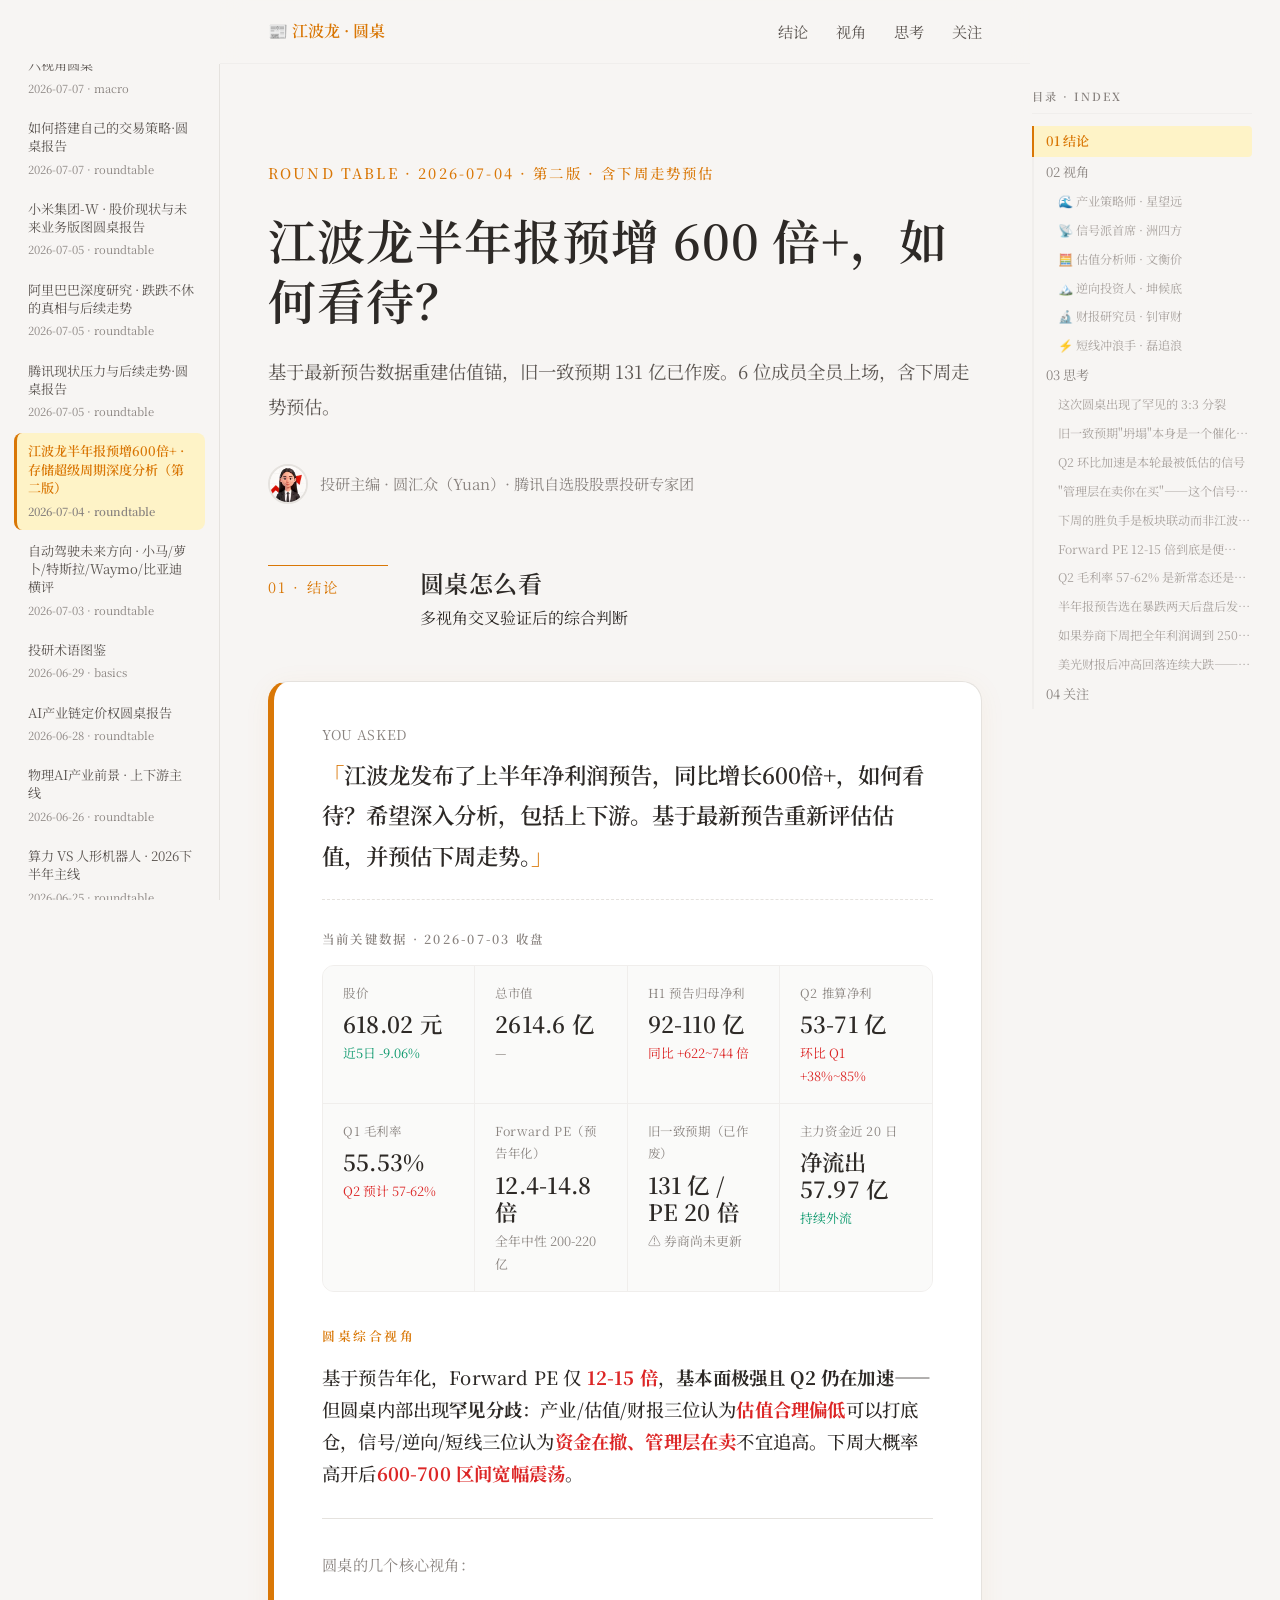
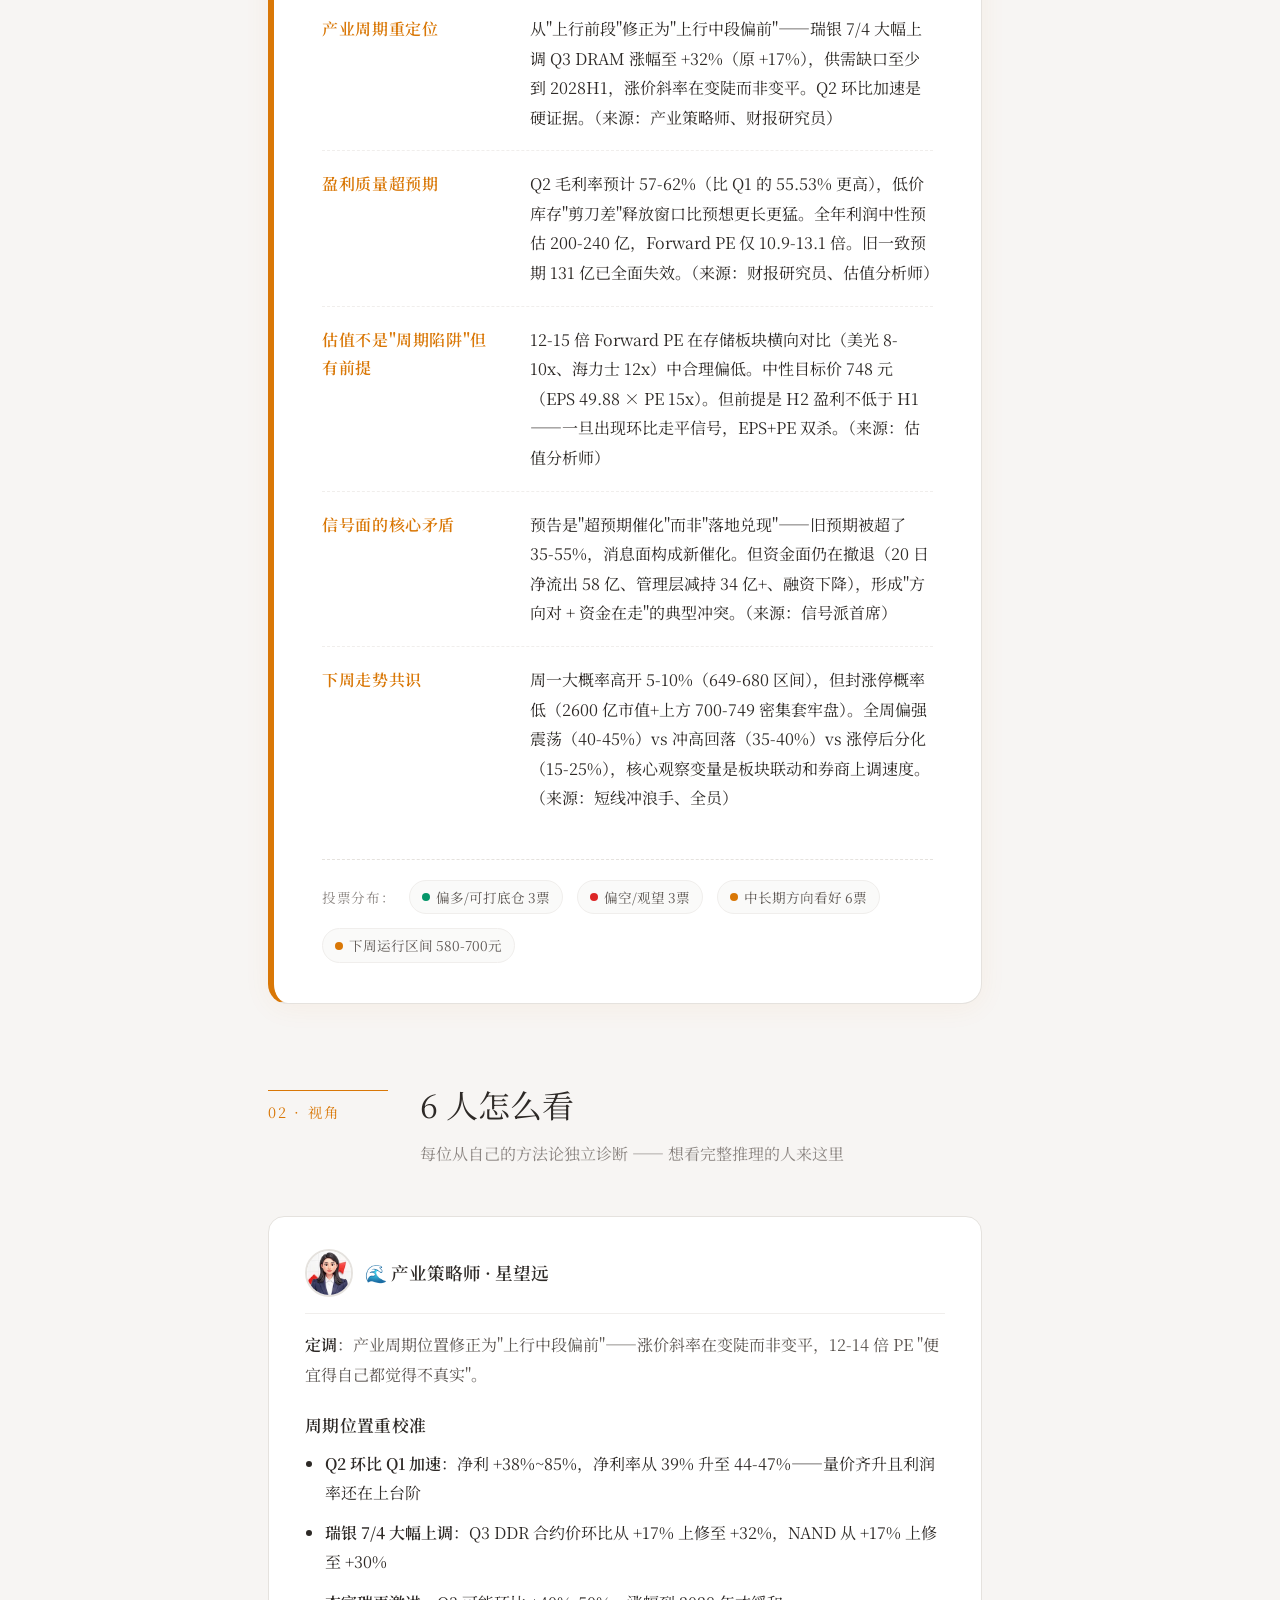
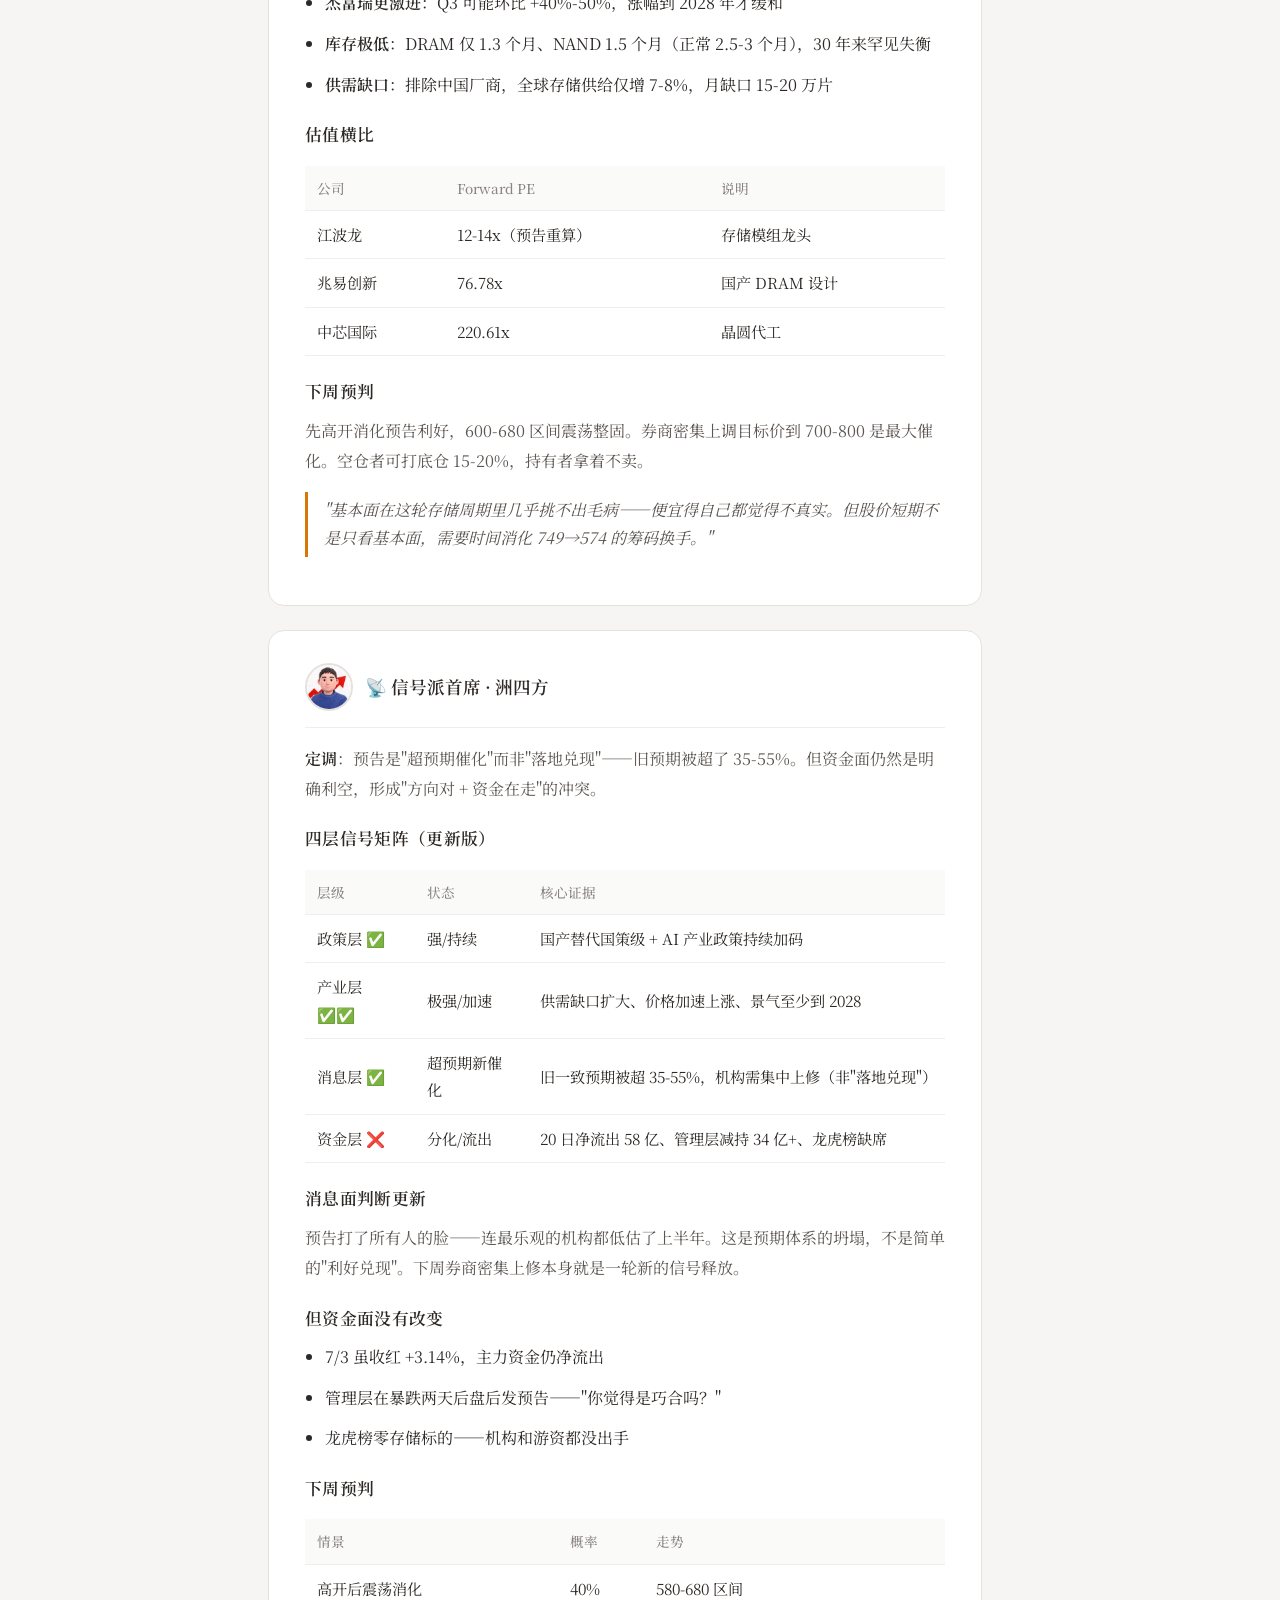
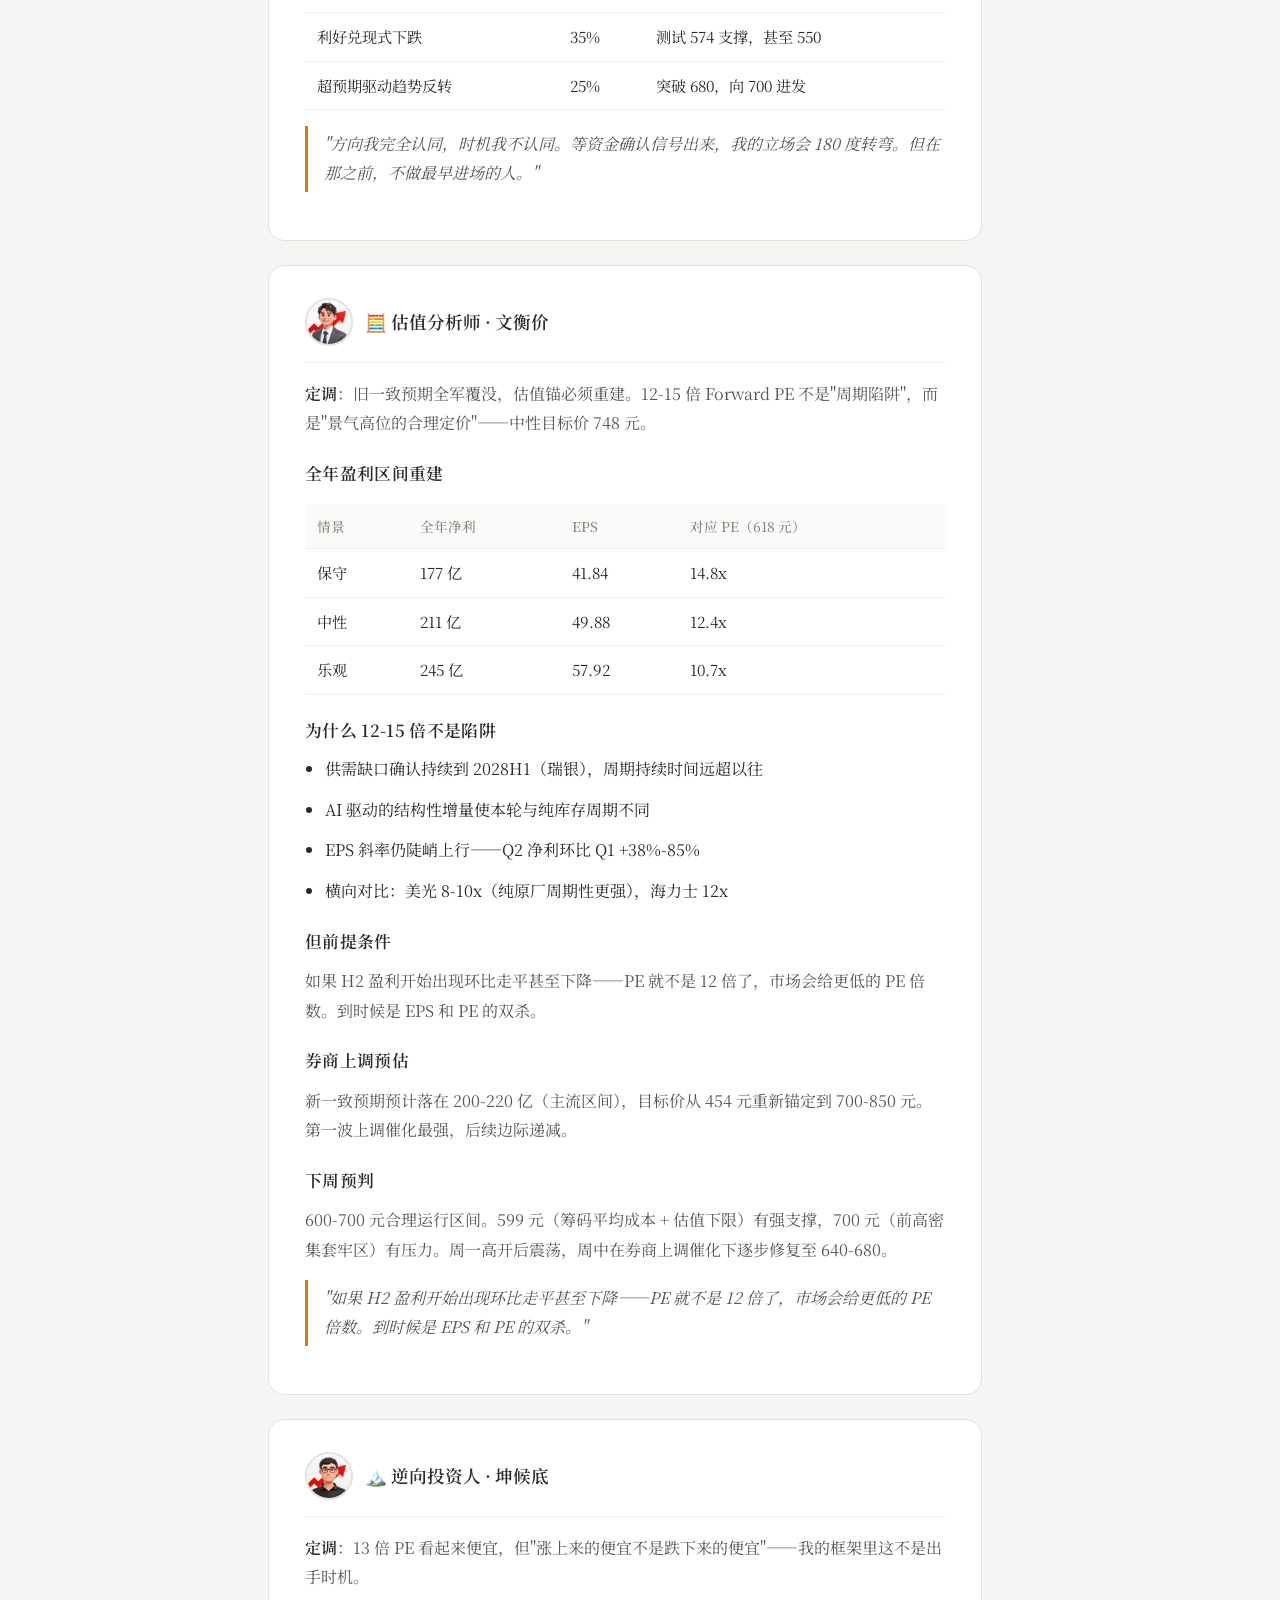
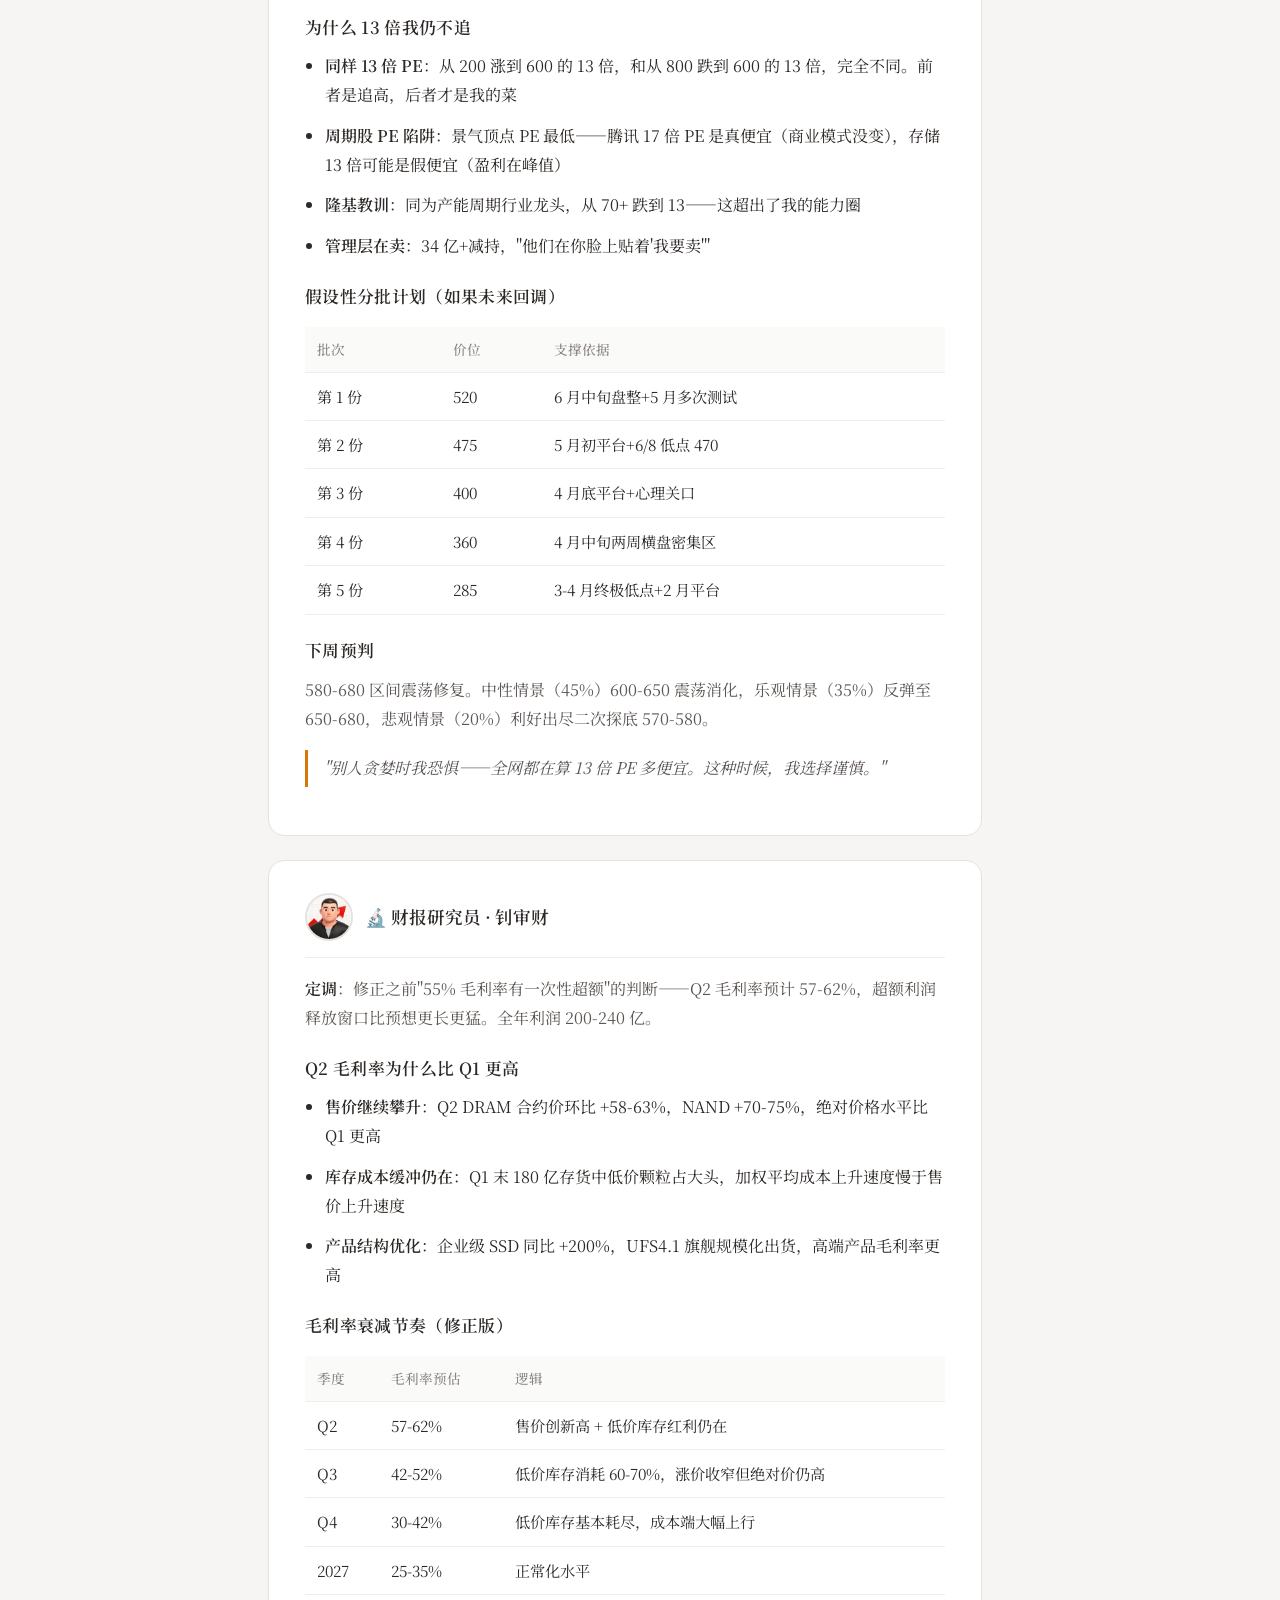
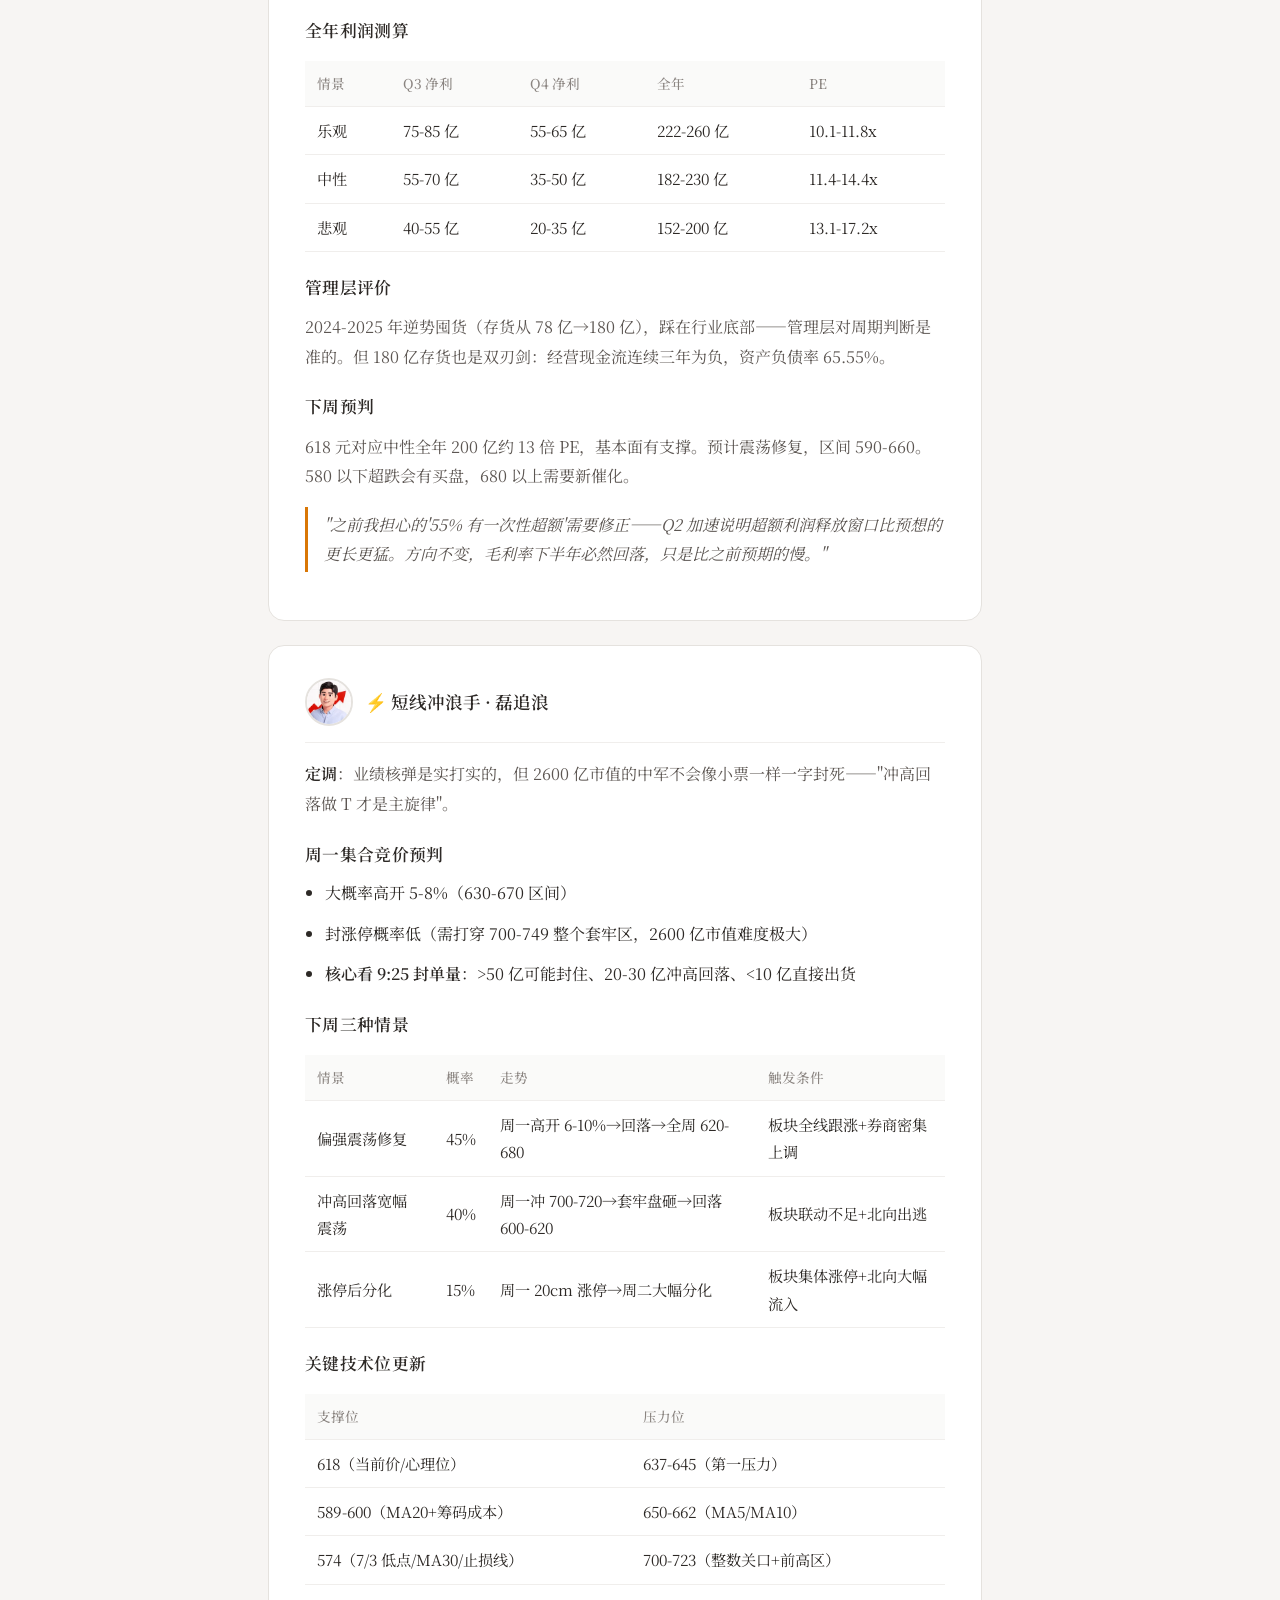
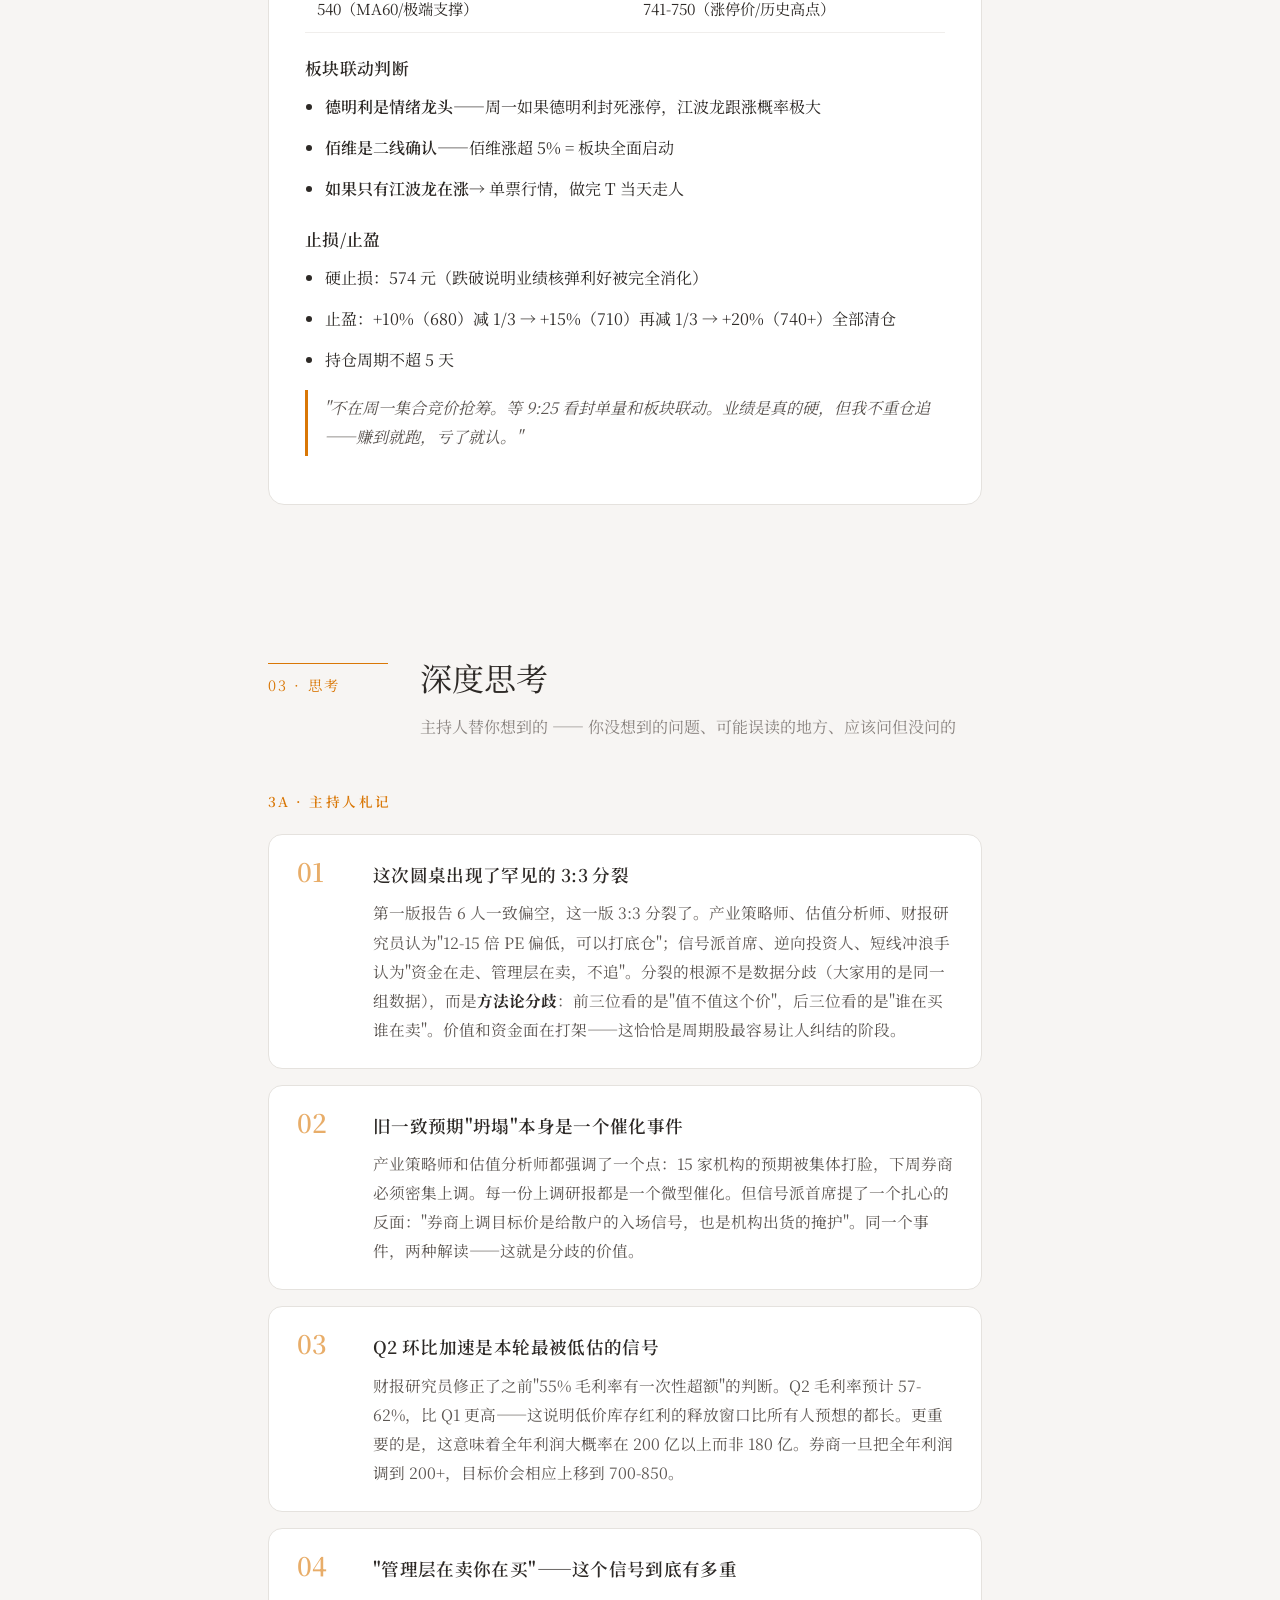
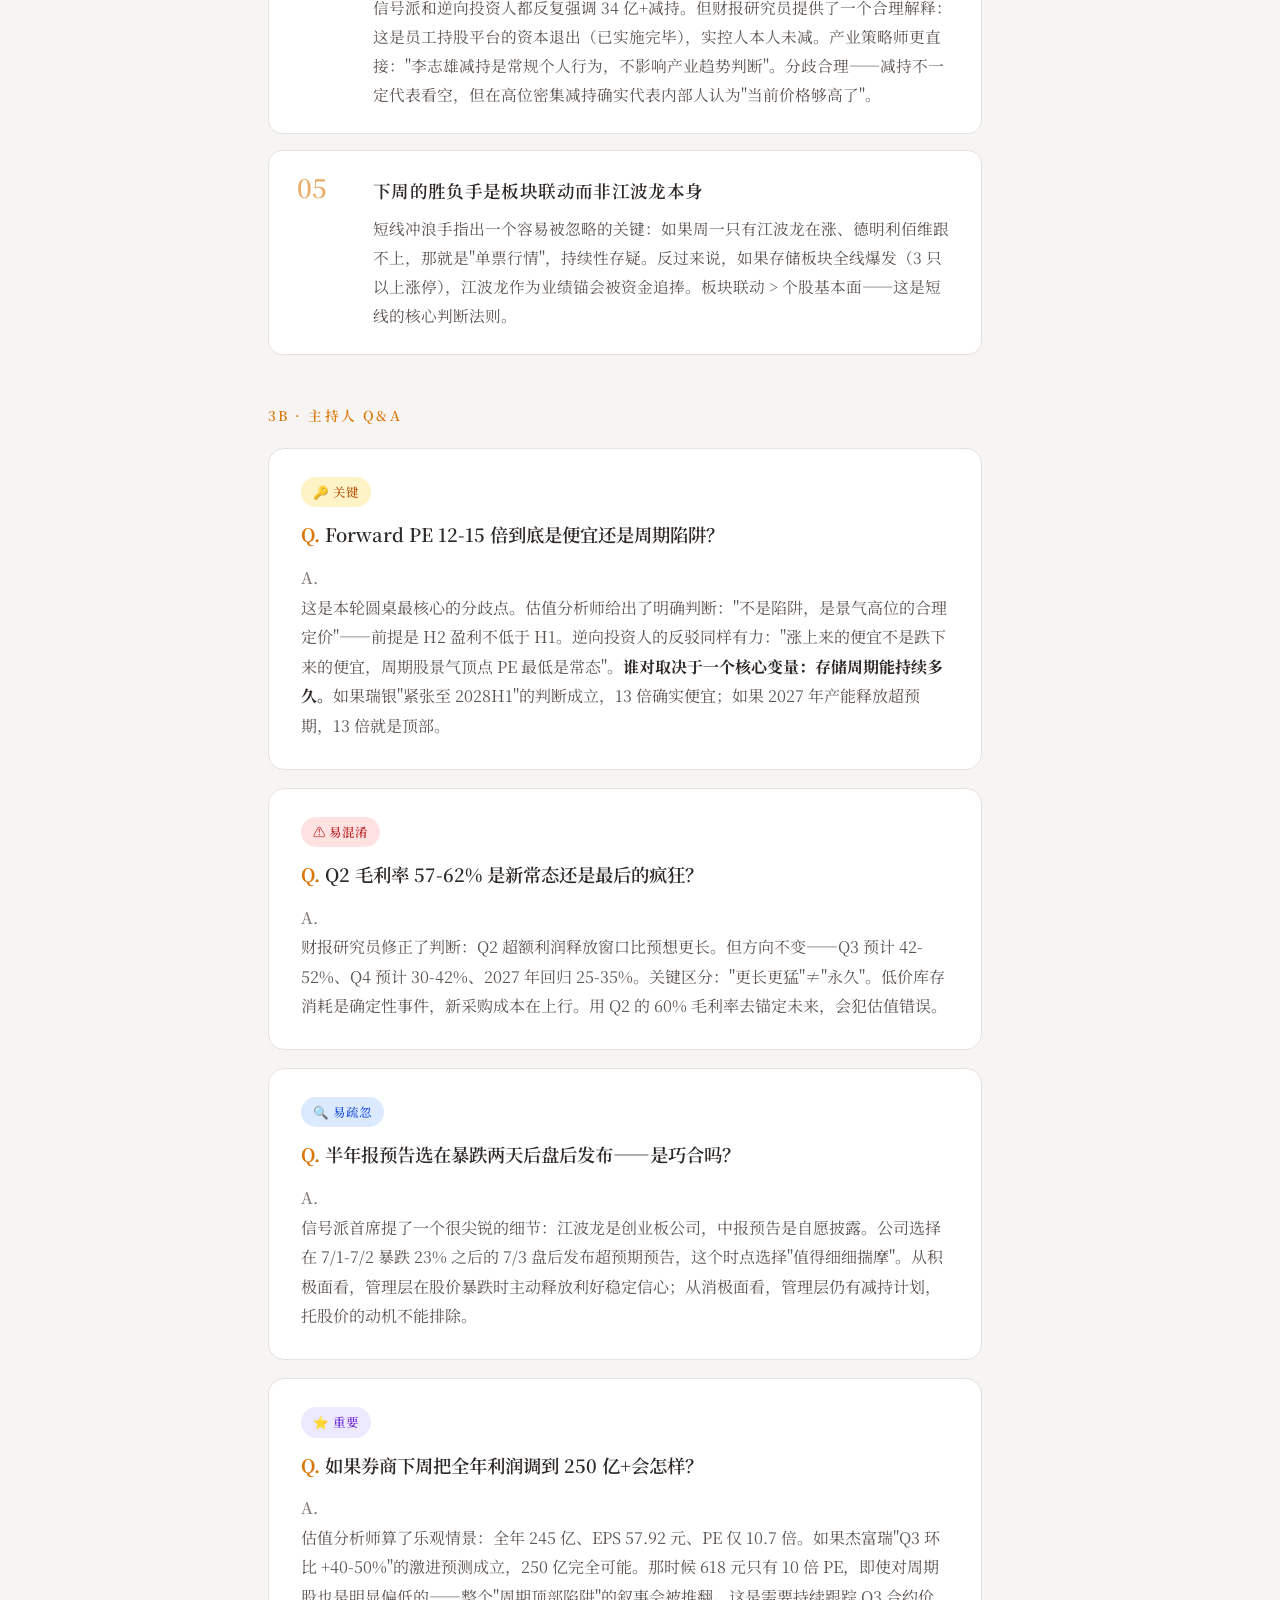
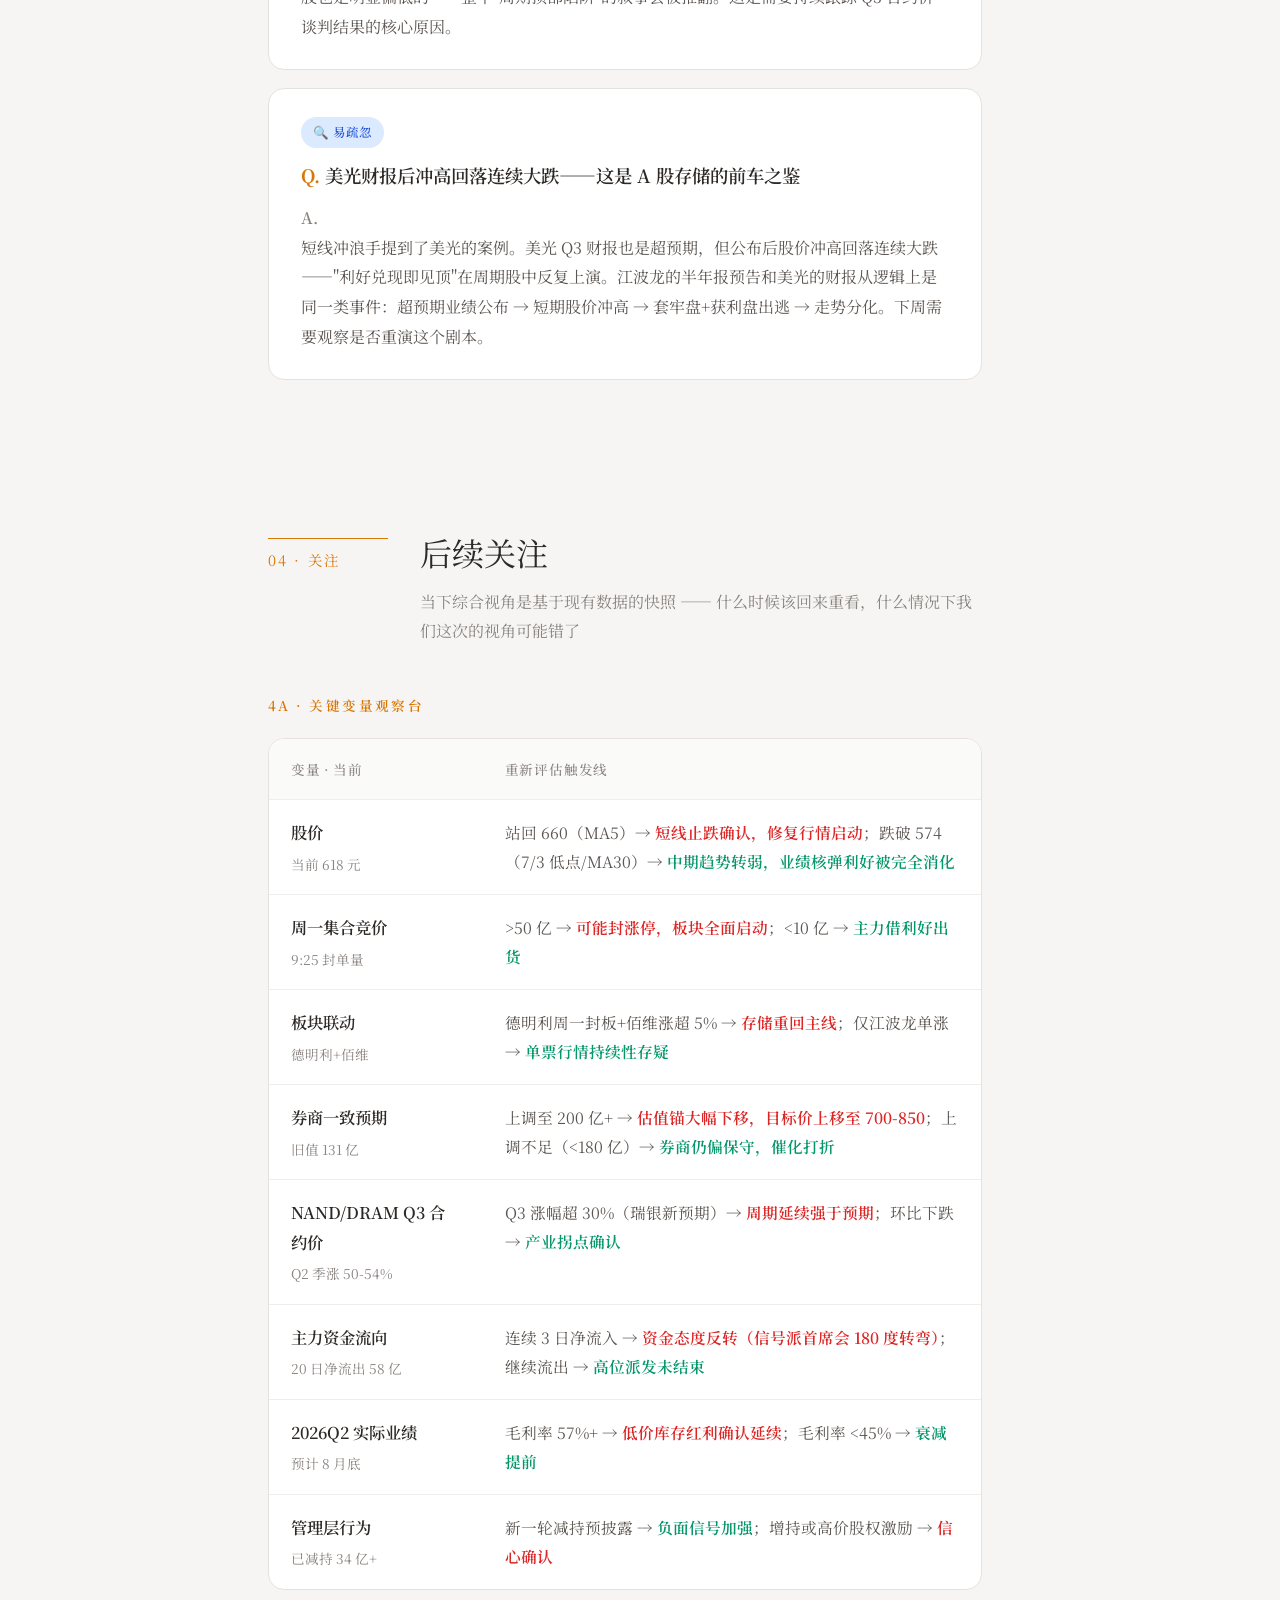
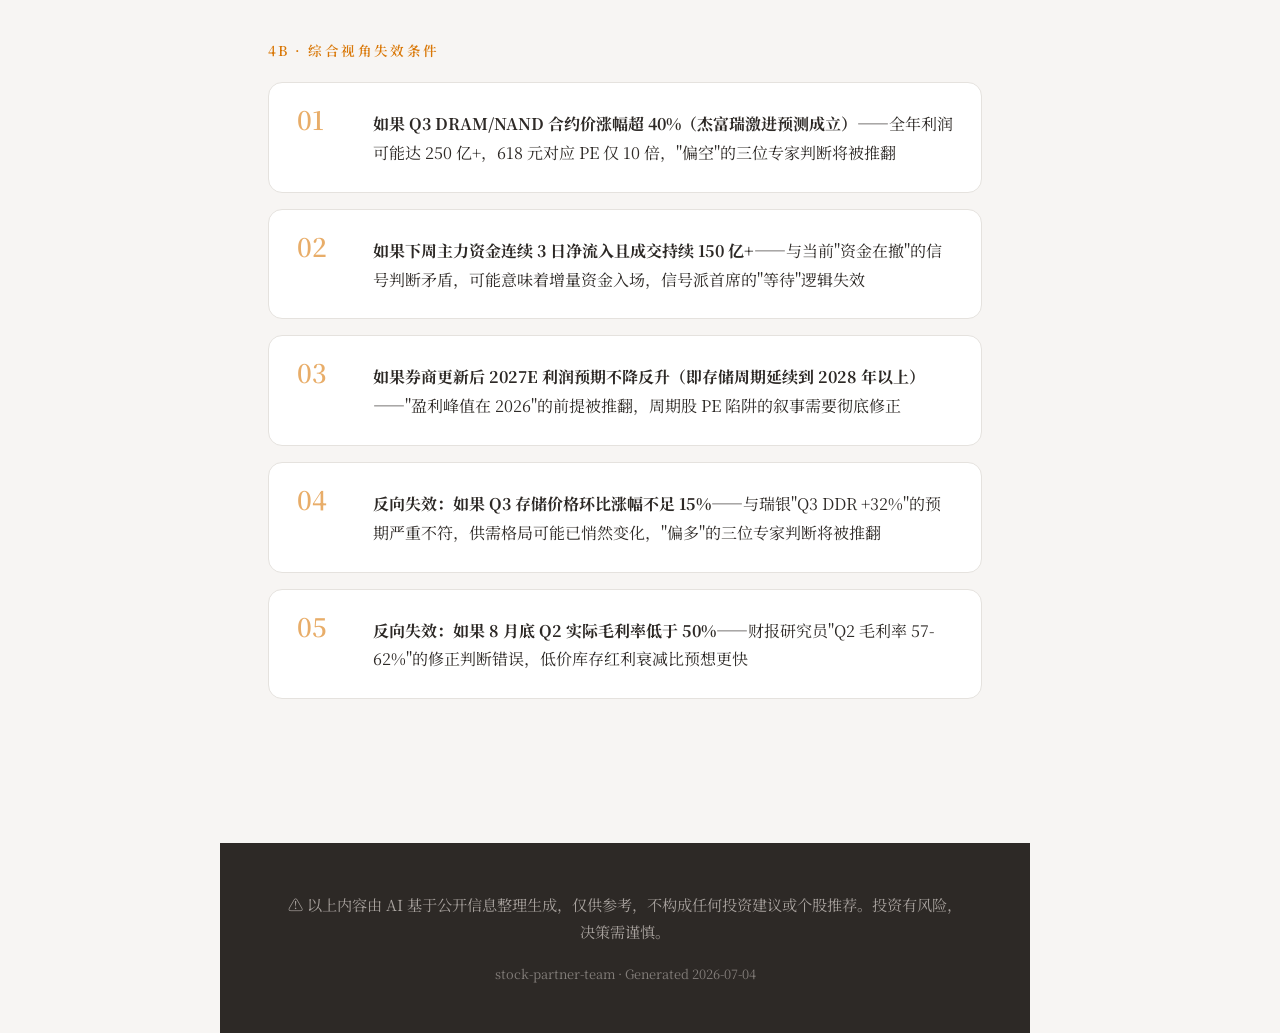
<file: pages/2026-07-04-江波龙半年报预增600倍.html>
<!DOCTYPE html>
<html lang="zh-CN">
<head>
<meta charset="UTF-8">
<meta name="viewport" content="width=device-width, initial-scale=1.0">
<title>江波龙半年报预增600倍+深度分析（第二版）</title>
<link href="https://fonts.googleapis.com/css2?family=Noto+Serif+SC:wght@400;500;600;700&display=swap" rel="stylesheet">
<style>
:root {
  --bg-primary: #F7F5F3; --bg-secondary: #FFFFFF; --bg-card: #FFFFFF;
  --bg-elevated: #FAFAF9; --bg-warm: #F5F2EE; --bg-dark: #2D2926;
  --text-primary: #2D2926; --text-secondary: #5C5652;
  --text-muted: #8A8480; --text-light: #A8A29E;
  --accent: #D97706; --accent-light: #FEF3C7; --accent-hover: #B45309;
  --border: #E5E2DE; --border-light: #F0EEEC;
  --red: #DC2626; --green: #059669; --gold: #D97706; --blue: #2563EB;
}
* { box-sizing: border-box; margin: 0; padding: 0; }
body {
  font-family: 'Noto Serif SC', 'Source Han Serif SC', 'Songti SC', Georgia, serif;
  background: var(--bg-primary); color: var(--text-primary);
  line-height: 1.8; font-size: 16px; -webkit-font-smoothing: antialiased;
}
h1, h2, h3, h4 { font-family: inherit; font-weight: 600; letter-spacing: 0.02em; }
a { color: var(--accent); text-decoration: none; }
a:hover { color: var(--accent-hover); }

.container { max-width: 1100px; margin: 0 auto; padding: 0 48px; }
.prose { max-width: 760px; margin: 0 auto; }
.prose p { font-size: 1.05rem; line-height: 1.9; margin-bottom: 20px; color: var(--text-primary); }
.section-head { max-width: 1100px; display: grid; grid-template-columns: 120px 1fr; gap: 32px; align-items: baseline; margin: 0 auto 48px; padding: 0 48px; }
.section-num { font-size: 0.9rem; color: var(--accent); letter-spacing: 0.15em; border-top: 1px solid var(--accent); padding-top: 8px; }
.section-title { font-size: 2rem; }
.section-lede { color: var(--text-muted); margin-top: 6px; font-size: 1rem; }
section { padding: 72px 0; }

/* ===== Nav ===== */
nav { position: sticky; top: 0; z-index: 100; height: 64px; display: flex; align-items: center; justify-content: space-between; padding: 0 48px; background: rgba(247,245,243,0.85); backdrop-filter: blur(12px); border-bottom: 1px solid var(--border-light); }
.nav-logo { font-weight: 600; font-size: 1rem; }
.nav-links { display: flex; gap: 28px; }
.nav-links a { color: var(--text-secondary); font-size: 0.95rem; }
.nav-links a:hover { color: var(--accent); }

/* ===== Hero ===== */
.hero { max-width: 1100px; margin: 0 auto; padding: 96px 48px 48px; }
.kicker { color: var(--accent); font-size: 0.9rem; letter-spacing: 0.15em; font-weight: 500; margin-bottom: 24px; }
.hero h1 { font-size: 3rem; line-height: 1.25; margin-bottom: 24px; max-width: 900px; }
.hero-dek { max-width: 760px; font-size: 1.15rem; color: var(--text-secondary); line-height: 1.9; margin-bottom: 40px; }
.host { display: inline-flex; align-items: center; gap: 12px; font-size: 0.95rem; color: var(--text-muted); }
.host img { width: 40px; height: 40px; border-radius: 50%; object-fit: cover; border: 2px solid var(--border); }

/* ===== Module 1 · Conclusion Card ===== */
.conclusion-wrap { max-width: 1100px; margin: 0 auto; padding: 0 48px; }
.conclusion-card {
  padding: 40px 48px;
  background: var(--bg-card); border: 1px solid var(--border);
  border-left: 6px solid var(--accent); border-radius: 20px;
  box-shadow: 0 4px 28px rgba(217, 119, 6, 0.06);
}
#conclusion { padding: 0; }
#conclusion .section-head { margin-bottom: 48px; }
.cc-question {
  font-size: 0.85rem; color: var(--text-muted); letter-spacing: 0.05em;
  margin-bottom: 8px; text-transform: uppercase;
}
.cc-question-text {
  font-size: 1.4rem; font-weight: 600; color: var(--text-primary);
  margin-bottom: 28px; padding-bottom: 24px; border-bottom: 1px dashed var(--border);
}
.cc-question-text::before { content: "「"; color: var(--accent); }
.cc-question-text::after { content: "」"; color: var(--accent); }

.cc-snapshot { margin-bottom: 32px; }
.cc-snapshot-label {
  font-size: 0.78rem; color: var(--text-muted); letter-spacing: 0.18em;
  font-weight: 600; margin-bottom: 14px; text-transform: uppercase;
}
.cc-snapshot-grid {
  display: grid; grid-template-columns: repeat(4, 1fr);
  background: var(--bg-elevated); border: 1px solid var(--border-light);
  border-radius: 12px; overflow: hidden;
}
.cc-snap-cell {
  padding: 16px 20px;
  border-right: 1px solid var(--border-light);
  border-bottom: 1px solid var(--border-light);
  background: var(--bg-elevated);
}
.cc-snap-cell:nth-child(4n) { border-right: none; }
.cc-snap-cell:nth-last-child(-n+4) { border-bottom: none; }
.cc-snap-cell-label {
  font-size: 0.78rem; color: var(--text-muted); letter-spacing: 0.05em;
  margin-bottom: 6px;
}
.cc-snap-cell-value {
  font-size: 1.4rem; font-weight: 600; color: var(--text-primary);
  font-variant-numeric: tabular-nums; line-height: 1.2;
  letter-spacing: 0.01em;
}
.cc-snap-cell-sub {
  font-size: 0.8rem; color: var(--text-muted); margin-top: 4px;
  font-variant-numeric: tabular-nums;
}
.cc-snap-up { color: var(--red); }
.cc-snap-down { color: var(--green); }

.cc-headline-label {
  font-size: 0.8rem; color: var(--accent); letter-spacing: 0.2em;
  font-weight: 600; margin-bottom: 14px; text-transform: uppercase;
}
.cc-headline {
  font-size: 1.15rem; font-weight: 500; color: var(--text-primary);
  letter-spacing: 0.01em; line-height: 1.75;
  margin-bottom: 32px; padding-bottom: 28px;
  border-bottom: 1px solid var(--border);
}
.cc-headline strong { font-weight: 700; color: var(--text-primary); }
.cc-headline em { font-style: normal; font-weight: 700; color: var(--red); }

.cc-actions-intro {
  font-size: 0.95rem; color: var(--text-muted); letter-spacing: 0.02em;
  margin-bottom: 18px;
}
.cc-actions {
  display: flex; flex-direction: column;
  margin-bottom: 28px;
}
.cc-action-row {
  display: grid; grid-template-columns: 180px 1fr;
  gap: 28px; padding: 18px 0; align-items: baseline;
  border-bottom: 1px dashed var(--border-light);
}
.cc-action-row:last-child { border-bottom: none; }
.cc-action-label {
  font-weight: 600; color: var(--accent); font-size: 1rem;
  letter-spacing: 0.04em;
}
.cc-action-detail {
  color: var(--text-primary); font-size: 1rem; line-height: 1.85;
}
.cc-action-detail strong { color: var(--text-primary); font-weight: 600; }

.cc-vote {
  display: flex; gap: 14px; flex-wrap: wrap; align-items: center;
  padding-top: 20px; border-top: 1px dashed var(--border);
}
.cc-vote-label { font-size: 0.85rem; color: var(--text-muted); letter-spacing: 0.05em; }
.cc-vote-tag {
  display: inline-flex; align-items: center; gap: 6px;
  font-size: 0.85rem; color: var(--text-secondary);
  padding: 4px 12px; background: var(--bg-elevated); border-radius: 999px;
  border: 1px solid var(--border-light);
}
.cc-vote-tag .dot { width: 8px; height: 8px; border-radius: 50%; }

/* ===== Module 2 · Voice Card ===== */
.voice-stack { max-width: 1100px; margin: 0 auto; padding: 0 48px; display: flex; flex-direction: column; gap: 24px; }
.voice-card { background: var(--bg-card); border: 1px solid var(--border); border-radius: 16px; padding: 32px 36px; min-width: 0; }
.voice-head { display: flex; align-items: center; gap: 12px; padding-bottom: 16px; margin-bottom: 16px; border-bottom: 1px solid var(--border-light); }
.voice-head img { width: 48px; height: 48px; border-radius: 50%; object-fit: cover; border: 2px solid var(--border); }
.voice-name { font-weight: 600; font-size: 1.1rem; flex: 1; }
.voice-card ol, .voice-card ul { padding-left: 20px; }
.voice-card li { margin-bottom: 12px; line-height: 1.8; }
.voice-card strong { color: var(--text-primary); font-weight: 600; }
.voice-card h4 { margin: 20px 0 10px; font-size: 1.05rem; color: var(--text-primary); }
.voice-card p { margin-bottom: 14px; line-height: 1.85; color: var(--text-secondary); }
.voice-card table { width: 100%; border-collapse: collapse; font-variant-numeric: tabular-nums; font-size: 0.95rem; margin: 16px 0; }
.voice-card th, .voice-card td { padding: 10px 12px; text-align: left; border-bottom: 1px solid var(--border-light); }
.voice-card th { color: var(--text-muted); font-weight: 500; background: var(--bg-elevated); font-size: 0.85rem; }
.voice-card .table-scroll { overflow-x: auto; margin: 16px 0; }
.voice-card .pull-quote { border-left: 3px solid var(--accent); padding: 4px 0 4px 16px; margin: 16px 0; color: var(--text-secondary); font-style: italic; }

/* ===== Module 3a · Notes List（主持人札记） ===== */
.notes-stack { max-width: 1100px; margin: 0 auto; padding: 0 48px; display: flex; flex-direction: column; gap: 16px; }
.note-item { background: var(--bg-card); border: 1px solid var(--border); border-radius: 14px; padding: 24px 28px; display: grid; grid-template-columns: 56px 1fr; gap: 20px; align-items: baseline; }
.note-num { font-size: 1.6rem; font-weight: 600; color: var(--accent); font-variant-numeric: tabular-nums; line-height: 1; opacity: 0.6; }
.note-body h4 { font-size: 1.1rem; margin-bottom: 8px; color: var(--text-primary); }
.note-body p { font-size: 0.98rem; line-height: 1.85; color: var(--text-secondary); margin: 0 0 12px; }
.note-body p:last-child { margin-bottom: 0; }
.note-body p strong { color: var(--text-primary); }

/* ===== Module 3b · Q&A Card（主持人 Q&A） ===== */
.qa-stack { max-width: 1100px; margin: 0 auto; padding: 0 48px; display: flex; flex-direction: column; gap: 18px; }
.qa-card { background: var(--bg-card); border: 1px solid var(--border); border-radius: 16px; padding: 28px 32px; }
.qa-tag { display: inline-flex; align-items: center; gap: 6px; font-size: 0.78rem; letter-spacing: 0.06em; padding: 4px 12px; border-radius: 999px; background: var(--bg-warm); color: var(--text-secondary); margin-bottom: 14px; font-weight: 500; }
.qa-tag.tag-key { background: #FEF3C7; color: #B45309; }
.qa-tag.tag-confuse { background: #FEE2E2; color: #B91C1C; }
.qa-tag.tag-miss { background: #DBEAFE; color: #1D4ED8; }
.qa-tag.tag-meta { background: #EDE9FE; color: #6D28D9; }
.qa-question { font-size: 1.15rem; font-weight: 600; color: var(--text-primary); margin-bottom: 14px; line-height: 1.5; }
.qa-question::before { content: "Q. "; color: var(--accent); font-weight: 700; }
.qa-answer { color: var(--text-secondary); font-size: 1rem; line-height: 1.85; }
.qa-answer::before { content: "A. "; color: var(--text-muted); font-weight: 600; margin-right: 4px; }
.qa-answer p { margin-bottom: 12px; }
.qa-answer p:last-child { margin-bottom: 0; }
.qa-answer strong { color: var(--text-primary); }

/* ===== Module 4 · Trigger Table（关键变量触发表） ===== */
.trigger-wrap { max-width: 1100px; margin: 0 auto; padding: 0 48px; }
.trigger-table { width: 100%; border-collapse: separate; border-spacing: 0; background: var(--bg-card); border: 1px solid var(--border); border-radius: 16px; overflow: hidden; font-variant-numeric: tabular-nums; }
.trigger-table th, .trigger-table td { padding: 18px 22px; text-align: left; border-bottom: 1px solid var(--border-light); vertical-align: top; }
.trigger-table tr:last-child td { border-bottom: none; }
.trigger-table th { background: var(--bg-elevated); color: var(--text-muted); font-size: 0.85rem; font-weight: 500; letter-spacing: 0.06em; text-transform: uppercase; }
.trigger-var { font-weight: 600; color: var(--text-primary); font-size: 1.02rem; min-width: 200px; }
.trigger-var .now { display: block; font-weight: 400; color: var(--text-muted); font-size: 0.85rem; margin-top: 4px; letter-spacing: 0; text-transform: none; }
.trigger-action { color: var(--text-secondary); font-size: 0.98rem; line-height: 1.85; }
.trigger-action strong { color: var(--text-primary); font-weight: 600; }
.trigger-action .up { color: var(--red); font-weight: 600; }
.trigger-action .down { color: var(--green); font-weight: 600; }

/* ===== Sub-section divider（用于 Module 3 内部 3a / 3b 分隔） ===== */
.subsection-label { max-width: 1100px; margin: 48px auto 20px; padding: 0 48px; font-size: 0.85rem; color: var(--accent); letter-spacing: 0.18em; text-transform: uppercase; font-weight: 600; }
.subsection-label:first-of-type { margin-top: 0; }

/* ===== Passage Card（兜底承接：4 模块外的非标内容） ===== */
.passage-card { background: var(--bg-card); border: 1px solid var(--border); border-radius: 16px; padding: 36px 40px; max-width: 1100px; margin: 0 auto 24px; }
.passage-card h3 { font-size: 1.3rem; margin-bottom: 16px; color: var(--text-primary); }
.passage-card h4 { font-size: 1.05rem; margin: 24px 0 10px; color: var(--text-primary); }
.passage-card p { font-size: 1rem; line-height: 1.9; margin-bottom: 16px; color: var(--text-secondary); }
.passage-card ul, .passage-card ol { padding-left: 22px; margin-bottom: 16px; }
.passage-card li { margin-bottom: 8px; line-height: 1.85; color: var(--text-secondary); }
.passage-card strong { color: var(--text-primary); font-weight: 600; }
.passage-card table { width: 100%; border-collapse: collapse; font-variant-numeric: tabular-nums; font-size: 0.95rem; margin: 16px 0 24px; }
.passage-card th, .passage-card td { padding: 12px 14px; text-align: left; border-bottom: 1px solid var(--border-light); vertical-align: top; }
.passage-card th { color: var(--text-muted); font-weight: 500; background: var(--bg-elevated); letter-spacing: 0.04em; font-size: 0.85rem; }

/* ===== Right TOC Sidebar ===== */
.toc-sidebar {
  position: fixed; right: 28px; top: 88px;
  width: 220px; max-height: calc(100vh - 120px); overflow-y: auto;
  font-size: 0.82rem; line-height: 1.55; z-index: 50;
  scrollbar-width: thin; scrollbar-color: var(--border) transparent;
}
.toc-sidebar::-webkit-scrollbar { width: 4px; }
.toc-sidebar::-webkit-scrollbar-thumb { background: var(--border); border-radius: 2px; }
.toc-sidebar::before {
  content: "目录 · INDEX"; display: block;
  font-size: 0.7rem; letter-spacing: 0.18em; color: var(--text-muted);
  font-weight: 600; text-transform: uppercase;
  margin-bottom: 12px; padding-bottom: 8px; border-bottom: 1px solid var(--border-light);
}
.toc-item {
  display: block; padding: 5px 0 5px 12px;
  color: var(--text-muted); border-left: 2px solid var(--border-light);
  transition: all 0.2s; cursor: pointer; text-decoration: none;
  white-space: nowrap; overflow: hidden; text-overflow: ellipsis;
}
.toc-item:hover { color: var(--accent); border-left-color: var(--accent); }
.toc-item.active { color: var(--accent); border-left-color: var(--accent); font-weight: 600; background: var(--accent-light); border-radius: 0 4px 4px 0; }
.toc-item.toc-sub { padding-left: 24px; font-size: 0.76rem; color: var(--text-light); }
.toc-item.toc-sub.active { color: var(--accent); background: transparent; }

/* ===== Footer ===== */
footer { background: var(--bg-dark); color: var(--text-light); padding: 48px; text-align: center; margin-top: 72px; }
footer p { max-width: 680px; margin: 0 auto; font-size: 0.95rem; }
.footer-sub { margin-top: 16px; font-size: 0.8rem; color: var(--text-light); opacity: 0.7; }

/* ===== Responsive ===== */
@media (max-width: 900px) {
  .container, .voice-stack, .qa-stack, .trigger-wrap, .notes-stack, .subsection-label, .conclusion-wrap { padding-left: 24px; padding-right: 24px; }
  .hero { padding-left: 24px; padding-right: 24px; }
  .conclusion-card { padding: 28px 24px; }
  .cc-headline { font-size: 1.05rem; line-height: 1.7; }
  .cc-action-row { grid-template-columns: 1fr; gap: 6px; }
  .cc-snapshot-grid { grid-template-columns: repeat(2, 1fr); }
  .cc-snap-cell:nth-child(4n) { border-right: 1px solid var(--border-light); }
  .cc-snap-cell:nth-child(2n) { border-right: none; }
  .cc-snap-cell:nth-last-child(-n+4) { border-bottom: 1px solid var(--border-light); }
  .cc-snap-cell:nth-last-child(-n+2) { border-bottom: none; }
  .hero h1 { font-size: 2.2rem; }
  nav { padding: 0 24px; }
  .nav-links { display: none; }
  .voice-card, .passage-card { padding: 24px; }
  .qa-card { padding: 22px; }
  .trigger-table th, .trigger-table td { padding: 14px 14px; }
  .note-item { padding: 20px; grid-template-columns: 1fr; gap: 8px; }
  .section-head { padding: 0 24px; }
}
@media (max-width: 1200px) { .toc-sidebar { display: none; } }
</style>
</head>
<body>

<aside class="toc-sidebar" id="tocSidebar"></aside>

<nav>
  <a class="nav-logo">📰 江波龙 · 圆桌</a>
  <div class="nav-links">
    <a href="#conclusion">结论</a>
    <a href="#voices">视角</a>
    <a href="#thinking">思考</a>
    <a href="#watch">关注</a>
  </div>
</nav>

<section class="hero">
  <div class="kicker">ROUND TABLE · 2026-07-04 · 第二版 · 含下周走势预估</div>
  <h1>江波龙半年报预增 600 倍+，如何看待？</h1>
  <div class="hero-dek">基于最新预告数据重建估值锚，旧一致预期 131 亿已作废。6 位成员全员上场，含下周走势预估。</div>
  <div class="host">
    <img src="[data-uri]" alt="投研主编">
    <span>投研主编 · 圆汇众（Yuan）· 腾讯自选股股票投研专家团</span>
  </div>
</section>

<section id="conclusion">
  <div class="section-head">
    <div class="section-num">01 · 结论</div>
    <div><h2>圆桌怎么看</h2><p class="section-dek">多视角交叉验证后的综合判断</p></div>
  </div>
  <div class="conclusion-wrap">
    <div class="conclusion-card">

    <div class="cc-question">YOU ASKED</div>
    <div class="cc-question-text">江波龙发布了上半年净利润预告，同比增长600倍+，如何看待？希望深入分析，包括上下游。基于最新预告重新评估估值，并预估下周走势。</div>

    <div class="cc-snapshot">
      <div class="cc-snapshot-label">当前关键数据 · 2026-07-03 收盘</div>
      <div class="cc-snapshot-grid">
        <div class="cc-snap-cell">
          <div class="cc-snap-cell-label">股价</div>
          <div class="cc-snap-cell-value">618.02 元</div>
          <div class="cc-snap-cell-sub cc-snap-down">近5日 -9.06%</div>
        </div>
        <div class="cc-snap-cell">
          <div class="cc-snap-cell-label">总市值</div>
          <div class="cc-snap-cell-value">2614.6 亿</div>
          <div class="cc-snap-cell-sub">—</div>
        </div>
        <div class="cc-snap-cell">
          <div class="cc-snap-cell-label">H1 预告归母净利</div>
          <div class="cc-snap-cell-value">92-110 亿</div>
          <div class="cc-snap-cell-sub cc-snap-up">同比 +622~744 倍</div>
        </div>
        <div class="cc-snap-cell">
          <div class="cc-snap-cell-label">Q2 推算净利</div>
          <div class="cc-snap-cell-value">53-71 亿</div>
          <div class="cc-snap-cell-sub cc-snap-up">环比 Q1 +38%~85%</div>
        </div>
        <div class="cc-snap-cell">
          <div class="cc-snap-cell-label">Q1 毛利率</div>
          <div class="cc-snap-cell-value">55.53%</div>
          <div class="cc-snap-cell-sub cc-snap-up">Q2 预计 57-62%</div>
        </div>
        <div class="cc-snap-cell">
          <div class="cc-snap-cell-label">Forward PE（预告年化）</div>
          <div class="cc-snap-cell-value">12.4-14.8 倍</div>
          <div class="cc-snap-cell-sub">全年中性 200-220 亿</div>
        </div>
        <div class="cc-snap-cell">
          <div class="cc-snap-cell-label">旧一致预期（已作废）</div>
          <div class="cc-snap-cell-value">131 亿 / PE 20 倍</div>
          <div class="cc-snap-cell-sub">⚠️ 券商尚未更新</div>
        </div>
        <div class="cc-snap-cell">
          <div class="cc-snap-cell-label">主力资金近 20 日</div>
          <div class="cc-snap-cell-value">净流出 57.97 亿</div>
          <div class="cc-snap-cell-sub cc-snap-down">持续外流</div>
        </div>
      </div>
    </div>

    <div class="cc-headline-label">圆桌综合视角</div>
    <div class="cc-headline">基于预告年化，Forward PE 仅 <em>12-15 倍</em>，<strong>基本面极强且 Q2 仍在加速</strong>——但圆桌内部出现<strong>罕见分歧</strong>：产业/估值/财报三位认为<em>估值合理偏低</em>可以打底仓，信号/逆向/短线三位认为<em>资金在撤、管理层在卖</em>不宜追高。下周大概率高开后<em>600-700 区间宽幅震荡</em>。</div>

    <div class="cc-actions-intro">圆桌的几个核心视角：</div>
    <div class="cc-actions">
      <div class="cc-action-row">
        <div class="cc-action-label">产业周期重定位</div>
        <div class="cc-action-detail">从"上行前段"修正为"上行中段偏前"——瑞银 7/4 大幅上调 Q3 DRAM 涨幅至 +32%（原 +17%），供需缺口至少到 2028H1，涨价斜率在变陡而非变平。Q2 环比加速是硬证据。（来源：产业策略师、财报研究员）</div>
      </div>
      <div class="cc-action-row">
        <div class="cc-action-label">盈利质量超预期</div>
        <div class="cc-action-detail">Q2 毛利率预计 57-62%（比 Q1 的 55.53% 更高），低价库存"剪刀差"释放窗口比预想更长更猛。全年利润中性预估 200-240 亿，Forward PE 仅 10.9-13.1 倍。旧一致预期 131 亿已全面失效。（来源：财报研究员、估值分析师）</div>
      </div>
      <div class="cc-action-row">
        <div class="cc-action-label">估值不是"周期陷阱"但有前提</div>
        <div class="cc-action-detail">12-15 倍 Forward PE 在存储板块横向对比（美光 8-10x、海力士 12x）中合理偏低。中性目标价 748 元（EPS 49.88 × PE 15x）。但前提是 H2 盈利不低于 H1——一旦出现环比走平信号，EPS+PE 双杀。（来源：估值分析师）</div>
      </div>
      <div class="cc-action-row">
        <div class="cc-action-label">信号面的核心矛盾</div>
        <div class="cc-action-detail">预告是"超预期催化"而非"落地兑现"——旧预期被超了 35-55%，消息面构成新催化。但资金面仍在撤退（20 日净流出 58 亿、管理层减持 34 亿+、融资下降），形成"方向对 + 资金在走"的典型冲突。（来源：信号派首席）</div>
      </div>
      <div class="cc-action-row">
        <div class="cc-action-label">下周走势共识</div>
        <div class="cc-action-detail">周一大概率高开 5-10%（649-680 区间），但封涨停概率低（2600 亿市值+上方 700-749 密集套牢盘）。全周偏强震荡（40-45%）vs 冲高回落（35-40%）vs 涨停后分化（15-25%），核心观察变量是板块联动和券商上调速度。（来源：短线冲浪手、全员）</div>
      </div>
    </div>

    <div class="cc-vote">
      <span class="cc-vote-label">投票分布：</span>
      <span class="cc-vote-tag"><span class="dot" style="background:var(--green)"></span>偏多/可打底仓 3票</span>
      <span class="cc-vote-tag"><span class="dot" style="background:var(--red)"></span>偏空/观望 3票</span>
      <span class="cc-vote-tag"><span class="dot" style="background:var(--gold)"></span>中长期方向看好 6票</span>
      <span class="cc-vote-tag"><span class="dot" style="background:var(--accent)"></span>下周运行区间 580-700元</span>
    </div>

    </div>
  </div>
</section>

<section id="voices">
  <div class="section-head">
    <div class="section-num">02 · 视角</div>
    <div>
      <div class="section-title">6 人怎么看</div>
      <div class="section-lede">每位从自己的方法论独立诊断 —— 想看完整推理的人来这里</div>
    </div>
  </div>

  <div class="voice-stack">

    <!-- 产业策略师 -->
    <article class="voice-card">
      <div class="voice-head">
        <img src="[data-uri]" alt="产业策略师">
        <div class="voice-name">🌊 产业策略师 · 星望远</div>
      </div>
      <p><strong>定调</strong>：产业周期位置修正为"上行中段偏前"——涨价斜率在变陡而非变平，12-14 倍 PE "便宜得自己都觉得不真实"。</p>

      <h4>周期位置重校准</h4>
      <ul>
        <li><strong>Q2 环比 Q1 加速</strong>：净利 +38%~85%，净利率从 39% 升至 44-47%——量价齐升且利润率还在上台阶</li>
        <li><strong>瑞银 7/4 大幅上调</strong>：Q3 DDR 合约价环比从 +17% 上修至 +32%，NAND 从 +17% 上修至 +30%</li>
        <li><strong>杰富瑞更激进</strong>：Q3 可能环比 +40%-50%，涨幅到 2028 年才缓和</li>
        <li><strong>库存极低</strong>：DRAM 仅 1.3 个月、NAND 1.5 个月（正常 2.5-3 个月），30 年来罕见失衡</li>
        <li><strong>供需缺口</strong>：排除中国厂商，全球存储供给仅增 7-8%，月缺口 15-20 万片</li>
      </ul>

      <h4>估值横比</h4>
      <table>
        <thead><tr><th>公司</th><th>Forward PE</th><th>说明</th></tr></thead>
        <tbody>
          <tr><td>江波龙</td><td>12-14x（预告重算）</td><td>存储模组龙头</td></tr>
          <tr><td>兆易创新</td><td>76.78x</td><td>国产 DRAM 设计</td></tr>
          <tr><td>中芯国际</td><td>220.61x</td><td>晶圆代工</td></tr>
        </tbody>
      </table>

      <h4>下周预判</h4>
      <p>先高开消化预告利好，600-680 区间震荡整固。券商密集上调目标价到 700-800 是最大催化。空仓者可打底仓 15-20%，持有者拿着不卖。</p>

      <div class="pull-quote">"基本面在这轮存储周期里几乎挑不出毛病——便宜得自己都觉得不真实。但股价短期不是只看基本面，需要时间消化 749→574 的筹码换手。"</div>
    </article>

    <!-- 信号派首席 -->
    <article class="voice-card">
      <div class="voice-head">
        <img src="[data-uri]" alt="信号派首席">
        <div class="voice-name">📡 信号派首席 · 洲四方</div>
      </div>
      <p><strong>定调</strong>：预告是"超预期催化"而非"落地兑现"——旧预期被超了 35-55%。但资金面仍然是明确利空，形成"方向对 + 资金在走"的冲突。</p>

      <h4>四层信号矩阵（更新版）</h4>
      <table>
        <thead><tr><th>层级</th><th>状态</th><th>核心证据</th></tr></thead>
        <tbody>
          <tr><td>政策层 ✅</td><td>强/持续</td><td>国产替代国策级 + AI 产业政策持续加码</td></tr>
          <tr><td>产业层 ✅✅</td><td>极强/加速</td><td>供需缺口扩大、价格加速上涨、景气至少到 2028</td></tr>
          <tr><td>消息层 ✅</td><td>超预期新催化</td><td>旧一致预期被超 35-55%，机构需集中上修（非"落地兑现"）</td></tr>
          <tr><td>资金层 ❌</td><td>分化/流出</td><td>20 日净流出 58 亿、管理层减持 34 亿+、龙虎榜缺席</td></tr>
        </tbody>
      </table>

      <h4>消息面判断更新</h4>
      <p>预告打了所有人的脸——连最乐观的机构都低估了上半年。这是预期体系的坍塌，不是简单的"利好兑现"。下周券商密集上修本身就是一轮新的信号释放。</p>

      <h4>但资金面没有改变</h4>
      <ul>
        <li>7/3 虽收红 +3.14%，主力资金仍净流出</li>
        <li>管理层在暴跌两天后盘后发预告——"你觉得是巧合吗？"</li>
        <li>龙虎榜零存储标的——机构和游资都没出手</li>
      </ul>

      <h4>下周预判</h4>
      <table>
        <thead><tr><th>情景</th><th>概率</th><th>走势</th></tr></thead>
        <tbody>
          <tr><td>高开后震荡消化</td><td>40%</td><td>580-680 区间</td></tr>
          <tr><td>利好兑现式下跌</td><td>35%</td><td>测试 574 支撑，甚至 550</td></tr>
          <tr><td>超预期驱动趋势反转</td><td>25%</td><td>突破 680，向 700 进发</td></tr>
        </tbody>
      </table>

      <div class="pull-quote">"方向我完全认同，时机我不认同。等资金确认信号出来，我的立场会 180 度转弯。但在那之前，不做最早进场的人。"</div>
    </article>

    <!-- 估值分析师 -->
    <article class="voice-card">
      <div class="voice-head">
        <img src="[data-uri]" alt="估值分析师">
        <div class="voice-name">🧮 估值分析师 · 文衡价</div>
      </div>
      <p><strong>定调</strong>：旧一致预期全军覆没，估值锚必须重建。12-15 倍 Forward PE 不是"周期陷阱"，而是"景气高位的合理定价"——中性目标价 748 元。</p>

      <h4>全年盈利区间重建</h4>
      <table>
        <thead><tr><th>情景</th><th>全年净利</th><th>EPS</th><th>对应 PE（618 元）</th></tr></thead>
        <tbody>
          <tr><td>保守</td><td>177 亿</td><td>41.84</td><td>14.8x</td></tr>
          <tr><td>中性</td><td>211 亿</td><td>49.88</td><td>12.4x</td></tr>
          <tr><td>乐观</td><td>245 亿</td><td>57.92</td><td>10.7x</td></tr>
        </tbody>
      </table>

      <h4>为什么 12-15 倍不是陷阱</h4>
      <ul>
        <li>供需缺口确认持续到 2028H1（瑞银），周期持续时间远超以往</li>
        <li>AI 驱动的结构性增量使本轮与纯库存周期不同</li>
        <li>EPS 斜率仍陡峭上行——Q2 净利环比 Q1 +38%-85%</li>
        <li>横向对比：美光 8-10x（纯原厂周期性更强），海力士 12x</li>
      </ul>

      <h4>但前提条件</h4>
      <p>如果 H2 盈利开始出现环比走平甚至下降——PE 就不是 12 倍了，市场会给更低的 PE 倍数。到时候是 EPS 和 PE 的双杀。</p>

      <h4>券商上调预估</h4>
      <p>新一致预期预计落在 200-220 亿（主流区间），目标价从 454 元重新锚定到 700-850 元。第一波上调催化最强，后续边际递减。</p>

      <h4>下周预判</h4>
      <p>600-700 元合理运行区间。599 元（筹码平均成本 + 估值下限）有强支撑，700 元（前高密集套牢区）有压力。周一高开后震荡，周中在券商上调催化下逐步修复至 640-680。</p>

      <div class="pull-quote">"如果 H2 盈利开始出现环比走平甚至下降——PE 就不是 12 倍了，市场会给更低的 PE 倍数。到时候是 EPS 和 PE 的双杀。"</div>
    </article>

    <!-- 逆向投资人 -->
    <article class="voice-card">
      <div class="voice-head">
        <img src="[data-uri]" alt="逆向投资人">
        <div class="voice-name">🏔️ 逆向投资人 · 坤候底</div>
      </div>
      <p><strong>定调</strong>：13 倍 PE 看起来便宜，但"涨上来的便宜不是跌下来的便宜"——我的框架里这不是出手时机。</p>

      <h4>为什么 13 倍我仍不追</h4>
      <ul>
        <li><strong>同样 13 倍 PE</strong>：从 200 涨到 600 的 13 倍，和从 800 跌到 600 的 13 倍，完全不同。前者是追高，后者才是我的菜</li>
        <li><strong>周期股 PE 陷阱</strong>：景气顶点 PE 最低——腾讯 17 倍 PE 是真便宜（商业模式没变），存储 13 倍可能是假便宜（盈利在峰值）</li>
        <li><strong>隆基教训</strong>：同为产能周期行业龙头，从 70+ 跌到 13——这超出了我的能力圈</li>
        <li><strong>管理层在卖</strong>：34 亿+减持，"他们在你脸上贴着'我要卖'"</li>
      </ul>

      <h4>假设性分批计划（如果未来回调）</h4>
      <table>
        <thead><tr><th>批次</th><th>价位</th><th>支撑依据</th></tr></thead>
        <tbody>
          <tr><td>第 1 份</td><td>520</td><td>6 月中旬盘整+5 月多次测试</td></tr>
          <tr><td>第 2 份</td><td>475</td><td>5 月初平台+6/8 低点 470</td></tr>
          <tr><td>第 3 份</td><td>400</td><td>4 月底平台+心理关口</td></tr>
          <tr><td>第 4 份</td><td>360</td><td>4 月中旬两周横盘密集区</td></tr>
          <tr><td>第 5 份</td><td>285</td><td>3-4 月终极低点+2 月平台</td></tr>
        </tbody>
      </table>

      <h4>下周预判</h4>
      <p>580-680 区间震荡修复。中性情景（45%）600-650 震荡消化，乐观情景（35%）反弹至 650-680，悲观情景（20%）利好出尽二次探底 570-580。</p>

      <div class="pull-quote">"别人贪婪时我恐惧——全网都在算 13 倍 PE 多便宜。这种时候，我选择谨慎。"</div>
    </article>

    <!-- 财报研究员 -->
    <article class="voice-card">
      <div class="voice-head">
        <img src="[data-uri]" alt="财报研究员">
        <div class="voice-name">🔬 财报研究员 · 钊审财</div>
      </div>
      <p><strong>定调</strong>：修正之前"55% 毛利率有一次性超额"的判断——Q2 毛利率预计 57-62%，超额利润释放窗口比预想更长更猛。全年利润 200-240 亿。</p>

      <h4>Q2 毛利率为什么比 Q1 更高</h4>
      <ul>
        <li><strong>售价继续攀升</strong>：Q2 DRAM 合约价环比 +58-63%，NAND +70-75%，绝对价格水平比 Q1 更高</li>
        <li><strong>库存成本缓冲仍在</strong>：Q1 末 180 亿存货中低价颗粒占大头，加权平均成本上升速度慢于售价上升速度</li>
        <li><strong>产品结构优化</strong>：企业级 SSD 同比 +200%，UFS4.1 旗舰规模化出货，高端产品毛利率更高</li>
      </ul>

      <h4>毛利率衰减节奏（修正版）</h4>
      <table>
        <thead><tr><th>季度</th><th>毛利率预估</th><th>逻辑</th></tr></thead>
        <tbody>
          <tr><td>Q2</td><td>57-62%</td><td>售价创新高 + 低价库存红利仍在</td></tr>
          <tr><td>Q3</td><td>42-52%</td><td>低价库存消耗 60-70%，涨价收窄但绝对价仍高</td></tr>
          <tr><td>Q4</td><td>30-42%</td><td>低价库存基本耗尽，成本端大幅上行</td></tr>
          <tr><td>2027</td><td>25-35%</td><td>正常化水平</td></tr>
        </tbody>
      </table>

      <h4>全年利润测算</h4>
      <table>
        <thead><tr><th>情景</th><th>Q3 净利</th><th>Q4 净利</th><th>全年</th><th>PE</th></tr></thead>
        <tbody>
          <tr><td>乐观</td><td>75-85 亿</td><td>55-65 亿</td><td>222-260 亿</td><td>10.1-11.8x</td></tr>
          <tr><td>中性</td><td>55-70 亿</td><td>35-50 亿</td><td>182-230 亿</td><td>11.4-14.4x</td></tr>
          <tr><td>悲观</td><td>40-55 亿</td><td>20-35 亿</td><td>152-200 亿</td><td>13.1-17.2x</td></tr>
        </tbody>
      </table>

      <h4>管理层评价</h4>
      <p>2024-2025 年逆势囤货（存货从 78 亿→180 亿），踩在行业底部——管理层对周期判断是准的。但 180 亿存货也是双刃剑：经营现金流连续三年为负，资产负债率 65.55%。</p>

      <h4>下周预判</h4>
      <p>618 元对应中性全年 200 亿约 13 倍 PE，基本面有支撑。预计震荡修复，区间 590-660。580 以下超跌会有买盘，680 以上需要新催化。</p>

      <div class="pull-quote">"之前我担心的'55% 有一次性超额'需要修正——Q2 加速说明超额利润释放窗口比预想的更长更猛。方向不变，毛利率下半年必然回落，只是比之前预期的慢。"</div>
    </article>

    <!-- 短线冲浪手 -->
    <article class="voice-card">
      <div class="voice-head">
        <img src="[data-uri]" alt="短线冲浪手">
        <div class="voice-name">⚡ 短线冲浪手 · 磊追浪</div>
      </div>
      <p><strong>定调</strong>：业绩核弹是实打实的，但 2600 亿市值的中军不会像小票一样一字封死——"冲高回落做 T 才是主旋律"。</p>

      <h4>周一集合竞价预判</h4>
      <ul>
        <li>大概率高开 5-8%（630-670 区间）</li>
        <li>封涨停概率低（需打穿 700-749 整个套牢区，2600 亿市值难度极大）</li>
        <li><strong>核心看 9:25 封单量</strong>：&gt;50 亿可能封住、20-30 亿冲高回落、&lt;10 亿直接出货</li>
      </ul>

      <h4>下周三种情景</h4>
      <table>
        <thead><tr><th>情景</th><th>概率</th><th>走势</th><th>触发条件</th></tr></thead>
        <tbody>
          <tr><td>偏强震荡修复</td><td>45%</td><td>周一高开 6-10%→回落→全周 620-680</td><td>板块全线跟涨+券商密集上调</td></tr>
          <tr><td>冲高回落宽幅震荡</td><td>40%</td><td>周一冲 700-720→套牢盘砸→回落 600-620</td><td>板块联动不足+北向出逃</td></tr>
          <tr><td>涨停后分化</td><td>15%</td><td>周一 20cm 涨停→周二大幅分化</td><td>板块集体涨停+北向大幅流入</td></tr>
        </tbody>
      </table>

      <h4>关键技术位更新</h4>
      <table>
        <thead><tr><th>支撑位</th><th>压力位</th></tr></thead>
        <tbody>
          <tr><td>618（当前价/心理位）</td><td>637-645（第一压力）</td></tr>
          <tr><td>589-600（MA20+筹码成本）</td><td>650-662（MA5/MA10）</td></tr>
          <tr><td>574（7/3 低点/MA30/止损线）</td><td>700-723（整数关口+前高区）</td></tr>
          <tr><td>540（MA60/极端支撑）</td><td>741-750（涨停价/历史高点）</td></tr>
        </tbody>
      </table>

      <h4>板块联动判断</h4>
      <ul>
        <li><strong>德明利是情绪龙头</strong>——周一如果德明利封死涨停，江波龙跟涨概率极大</li>
        <li><strong>佰维是二线确认</strong>——佰维涨超 5% = 板块全面启动</li>
        <li><strong>如果只有江波龙在涨</strong>→ 单票行情，做完 T 当天走人</li>
      </ul>

      <h4>止损/止盈</h4>
      <ul>
        <li>硬止损：574 元（跌破说明业绩核弹利好被完全消化）</li>
        <li>止盈：+10%（680）减 1/3 → +15%（710）再减 1/3 → +20%（740+）全部清仓</li>
        <li>持仓周期不超 5 天</li>
      </ul>

      <div class="pull-quote">"不在周一集合竞价抢筹。等 9:25 看封单量和板块联动。业绩是真的硬，但我不重仓追——赚到就跑，亏了就认。"</div>
    </article>

  </div>
</section>

<section id="thinking">
  <div class="section-head">
    <div class="section-num">03 · 思考</div>
    <div>
      <div class="section-title">深度思考</div>
      <div class="section-lede">主持人替你想到的 —— 你没想到的问题、可能误读的地方、应该问但没问的</div>
    </div>
  </div>

  <div class="subsection-label">3a · 主持人札记</div>
  <div class="notes-stack">
    <article class="note-item">
      <div class="note-num">01</div>
      <div class="note-body">
        <h4>这次圆桌出现了罕见的 3:3 分裂</h4>
        <p>第一版报告 6 人一致偏空，这一版 3:3 分裂了。产业策略师、估值分析师、财报研究员认为"12-15 倍 PE 偏低，可以打底仓"；信号派首席、逆向投资人、短线冲浪手认为"资金在走、管理层在卖，不追"。分裂的根源不是数据分歧（大家用的是同一组数据），而是<strong>方法论分歧</strong>：前三位看的是"值不值这个价"，后三位看的是"谁在买谁在卖"。价值和资金面在打架——这恰恰是周期股最容易让人纠结的阶段。</p>
      </div>
    </article>
    <article class="note-item">
      <div class="note-num">02</div>
      <div class="note-body">
        <h4>旧一致预期"坍塌"本身是一个催化事件</h4>
        <p>产业策略师和估值分析师都强调了一个点：15 家机构的预期被集体打脸，下周券商必须密集上调。每一份上调研报都是一个微型催化。但信号派首席提了一个扎心的反面："券商上调目标价是给散户的入场信号，也是机构出货的掩护"。同一个事件，两种解读——这就是分歧的价值。</p>
      </div>
    </article>
    <article class="note-item">
      <div class="note-num">03</div>
      <div class="note-body">
        <h4>Q2 环比加速是本轮最被低估的信号</h4>
        <p>财报研究员修正了之前"55% 毛利率有一次性超额"的判断。Q2 毛利率预计 57-62%，比 Q1 更高——这说明低价库存红利的释放窗口比所有人预想的都长。更重要的是，这意味着全年利润大概率在 200 亿以上而非 180 亿。券商一旦把全年利润调到 200+，目标价会相应上移到 700-850。</p>
      </div>
    </article>
    <article class="note-item">
      <div class="note-num">04</div>
      <div class="note-body">
        <h4>"管理层在卖你在买"——这个信号到底有多重</h4>
        <p>信号派和逆向投资人都反复强调 34 亿+减持。但财报研究员提供了一个合理解释：这是员工持股平台的资本退出（已实施完毕），实控人本人未减。产业策略师更直接："李志雄减持是常规个人行为，不影响产业趋势判断"。分歧合理——减持不一定代表看空，但在高位密集减持确实代表内部人认为"当前价格够高了"。</p>
      </div>
    </article>
    <article class="note-item">
      <div class="note-num">05</div>
      <div class="note-body">
        <h4>下周的胜负手是板块联动而非江波龙本身</h4>
        <p>短线冲浪手指出一个容易被忽略的关键：如果周一只有江波龙在涨、德明利佰维跟不上，那就是"单票行情"，持续性存疑。反过来说，如果存储板块全线爆发（3 只以上涨停），江波龙作为业绩锚会被资金追捧。板块联动 &gt; 个股基本面——这是短线的核心判断法则。</p>
      </div>
    </article>
  </div>

  <div class="subsection-label">3b · 主持人 Q&amp;A</div>
  <div class="qa-stack">
    <article class="qa-card">
      <span class="qa-tag tag-key">🔑 关键</span>
      <div class="qa-question">Forward PE 12-15 倍到底是便宜还是周期陷阱？</div>
      <div class="qa-answer">
        <p>这是本轮圆桌最核心的分歧点。估值分析师给出了明确判断："不是陷阱，是景气高位的合理定价"——前提是 H2 盈利不低于 H1。逆向投资人的反驳同样有力："涨上来的便宜不是跌下来的便宜，周期股景气顶点 PE 最低是常态"。<strong>谁对取决于一个核心变量：存储周期能持续多久。</strong>如果瑞银"紧张至 2028H1"的判断成立，13 倍确实便宜；如果 2027 年产能释放超预期，13 倍就是顶部。</p>
      </div>
    </article>
    <article class="qa-card">
      <span class="qa-tag tag-confuse">⚠️ 易混淆</span>
      <div class="qa-question">Q2 毛利率 57-62% 是新常态还是最后的疯狂？</div>
      <div class="qa-answer">
        <p>财报研究员修正了判断：Q2 超额利润释放窗口比预想更长。但方向不变——Q3 预计 42-52%、Q4 预计 30-42%、2027 年回归 25-35%。关键区分："更长更猛"≠"永久"。低价库存消耗是确定性事件，新采购成本在上行。用 Q2 的 60% 毛利率去锚定未来，会犯估值错误。</p>
      </div>
    </article>
    <article class="qa-card">
      <span class="qa-tag tag-miss">🔍 易疏忽</span>
      <div class="qa-question">半年报预告选在暴跌两天后盘后发布——是巧合吗？</div>
      <div class="qa-answer">
        <p>信号派首席提了一个很尖锐的细节：江波龙是创业板公司，中报预告是自愿披露。公司选择在 7/1-7/2 暴跌 23% 之后的 7/3 盘后发布超预期预告，这个时点选择"值得细细揣摩"。从积极面看，管理层在股价暴跌时主动释放利好稳定信心；从消极面看，管理层仍有减持计划，托股价的动机不能排除。</p>
      </div>
    </article>
    <article class="qa-card">
      <span class="qa-tag tag-meta">⭐ 重要</span>
      <div class="qa-question">如果券商下周把全年利润调到 250 亿+会怎样？</div>
      <div class="qa-answer">
        <p>估值分析师算了乐观情景：全年 245 亿、EPS 57.92 元、PE 仅 10.7 倍。如果杰富瑞"Q3 环比 +40-50%"的激进预测成立，250 亿完全可能。那时候 618 元只有 10 倍 PE，即使对周期股也是明显偏低的——整个"周期顶部陷阱"的叙事会被推翻。这是需要持续跟踪 Q3 合约价谈判结果的核心原因。</p>
      </div>
    </article>
    <article class="qa-card">
      <span class="qa-tag tag-miss">🔍 易疏忽</span>
      <div class="qa-question">美光财报后冲高回落连续大跌——这是 A 股存储的前车之鉴</div>
      <div class="qa-answer">
        <p>短线冲浪手提到了美光的案例。美光 Q3 财报也是超预期，但公布后股价冲高回落连续大跌——"利好兑现即见顶"在周期股中反复上演。江波龙的半年报预告和美光的财报从逻辑上是同一类事件：超预期业绩公布 → 短期股价冲高 → 套牢盘+获利盘出逃 → 走势分化。下周需要观察是否重演这个剧本。</p>
      </div>
    </article>
  </div>
</section>

<section id="watch">
  <div class="section-head">
    <div class="section-num">04 · 关注</div>
    <div>
      <div class="section-title">后续关注</div>
      <div class="section-lede">当下综合视角是基于现有数据的快照 —— 什么时候该回来重看，什么情况下我们这次的视角可能错了</div>
    </div>
  </div>

  <div class="subsection-label">4a · 关键变量观察台</div>
  <div class="trigger-wrap">
    <table class="trigger-table">
      <thead>
        <tr>
          <th style="width: 30%;">变量 · 当前</th>
          <th>重新评估触发线</th>
        </tr>
      </thead>
      <tbody>
        <tr>
          <td class="trigger-var">股价<span class="now">当前 618 元</span></td>
          <td class="trigger-action">站回 660（MA5）→ <span class="up">短线止跌确认，修复行情启动</span>；跌破 574（7/3 低点/MA30）→ <span class="down">中期趋势转弱，业绩核弹利好被完全消化</span></td>
        </tr>
        <tr>
          <td class="trigger-var">周一集合竞价<span class="now">9:25 封单量</span></td>
          <td class="trigger-action">&gt;50 亿 → <span class="up">可能封涨停，板块全面启动</span>；&lt;10 亿 → <span class="down">主力借利好出货</span></td>
        </tr>
        <tr>
          <td class="trigger-var">板块联动<span class="now">德明利+佰维</span></td>
          <td class="trigger-action">德明利周一封板+佰维涨超 5% → <span class="up">存储重回主线</span>；仅江波龙单涨 → <span class="down">单票行情持续性存疑</span></td>
        </tr>
        <tr>
          <td class="trigger-var">券商一致预期<span class="now">旧值 131 亿</span></td>
          <td class="trigger-action">上调至 200 亿+ → <span class="up">估值锚大幅下移，目标价上移至 700-850</span>；上调不足（&lt;180 亿）→ <span class="down">券商仍偏保守，催化打折</span></td>
        </tr>
        <tr>
          <td class="trigger-var">NAND/DRAM Q3 合约价<span class="now">Q2 季涨 50-54%</span></td>
          <td class="trigger-action">Q3 涨幅超 30%（瑞银新预期）→ <span class="up">周期延续强于预期</span>；环比下跌 → <span class="down">产业拐点确认</span></td>
        </tr>
        <tr>
          <td class="trigger-var">主力资金流向<span class="now">20 日净流出 58 亿</span></td>
          <td class="trigger-action">连续 3 日净流入 → <span class="up">资金态度反转（信号派首席会 180 度转弯）</span>；继续流出 → <span class="down">高位派发未结束</span></td>
        </tr>
        <tr>
          <td class="trigger-var">2026Q2 实际业绩<span class="now">预计 8 月底</span></td>
          <td class="trigger-action">毛利率 57%+ → <span class="up">低价库存红利确认延续</span>；毛利率 &lt;45% → <span class="down">衰减提前</span></td>
        </tr>
        <tr>
          <td class="trigger-var">管理层行为<span class="now">已减持 34 亿+</span></td>
          <td class="trigger-action">新一轮减持预披露 → <span class="down">负面信号加强</span>；增持或高价股权激励 → <span class="up">信心确认</span></td>
        </tr>
      </tbody>
    </table>
  </div>

  <div class="subsection-label">4b · 综合视角失效条件</div>
  <div class="notes-stack">
    <div class="note-item">
      <div class="note-num">01</div>
      <div class="note-body">
        <strong>如果 Q3 DRAM/NAND 合约价涨幅超 40%（杰富瑞激进预测成立）</strong>——全年利润可能达 250 亿+，618 元对应 PE 仅 10 倍，"偏空"的三位专家判断将被推翻
      </div>
    </div>
    <div class="note-item">
      <div class="note-num">02</div>
      <div class="note-body">
        <strong>如果下周主力资金连续 3 日净流入且成交持续 150 亿+</strong>——与当前"资金在撤"的信号判断矛盾，可能意味着增量资金入场，信号派首席的"等待"逻辑失效
      </div>
    </div>
    <div class="note-item">
      <div class="note-num">03</div>
      <div class="note-body">
        <strong>如果券商更新后 2027E 利润预期不降反升（即存储周期延续到 2028 年以上）</strong>——"盈利峰值在 2026"的前提被推翻，周期股 PE 陷阱的叙事需要彻底修正
      </div>
    </div>
    <div class="note-item">
      <div class="note-num">04</div>
      <div class="note-body">
        <strong>反向失效：如果 Q3 存储价格环比涨幅不足 15%</strong>——与瑞银"Q3 DDR +32%"的预期严重不符，供需格局可能已悄然变化，"偏多"的三位专家判断将被推翻
      </div>
    </div>
    <div class="note-item">
      <div class="note-num">05</div>
      <div class="note-body">
        <strong>反向失效：如果 8 月底 Q2 实际毛利率低于 50%</strong>——财报研究员"Q2 毛利率 57-62%"的修正判断错误，低价库存红利衰减比预想更快
      </div>
    </div>
  </div>
</section>


<footer>
  <p>⚠️ 以上内容由 AI 基于公开信息整理生成，仅供参考，不构成任何投资建议或个股推荐。投资有风险，决策需谨慎。</p>
  <p class="footer-sub">stock-partner-team · Generated 2026-07-04</p>
</footer>

<script>
(function(){
  var toc = document.getElementById('tocSidebar');
  if(!toc) return;
  var items = [];
  var labelMap = {conclusion:'01 结论', voices:'02 视角', thinking:'03 思考', watch:'04 关注'};
  document.querySelectorAll('section[id]').forEach(function(sec){
    var label = labelMap[sec.id] || sec.id;
    items.push({id: sec.id, label: label, sub: false});
    if(sec.id === 'voices'){
      sec.querySelectorAll('.voice-card').forEach(function(card, i){
        var name = card.querySelector('.voice-name');
        if(name){
          var sid = 'toc-voice-' + i;
          card.id = sid;
          items.push({id: sid, label: name.textContent.trim(), sub: true});
        }
      });
    }
    if(sec.id === 'thinking'){
      sec.querySelectorAll('.note-item').forEach(function(note, i){
        var h4 = note.querySelector('.note-body h4');
        if(h4){
          var sid = 'toc-note-' + i;
          note.id = sid;
          items.push({id: sid, label: h4.textContent.trim(), sub: true});
        }
      });
      sec.querySelectorAll('.qa-card').forEach(function(qa, i){
        var q = qa.querySelector('.qa-question');
        if(q){
          var sid = 'toc-qa-' + i;
          qa.id = sid;
          var t = q.textContent.trim();
          if(t.length > 22) t = t.slice(0, 22) + '…';
          items.push({id: sid, label: t, sub: true});
        }
      });
    }
  });
  items.forEach(function(it){
    var a = document.createElement('a');
    a.className = 'toc-item' + (it.sub ? ' toc-sub' : '');
    a.href = '#' + it.id;
    a.textContent = it.label;
    a.title = it.label;
    toc.appendChild(a);
  });
  var targets = items.map(function(it){ return document.getElementById(it.id); }).filter(Boolean);
  var links = Array.prototype.slice.call(toc.querySelectorAll('.toc-item'));
  function onScroll(){
    var y = window.scrollY + 140;
    var active = 0;
    for(var i = 0; i < targets.length; i++){
      if(targets[i] && targets[i].offsetTop <= y) active = i;
    }
    links.forEach(function(l, i){ l.classList.toggle('active', i === active); });
  }
  window.addEventListener('scroll', onScroll, {passive: true});
  onScroll();
})();
</script>

<script src="../assets/page-enhance.js"></script>
</body>
</html>
</file>
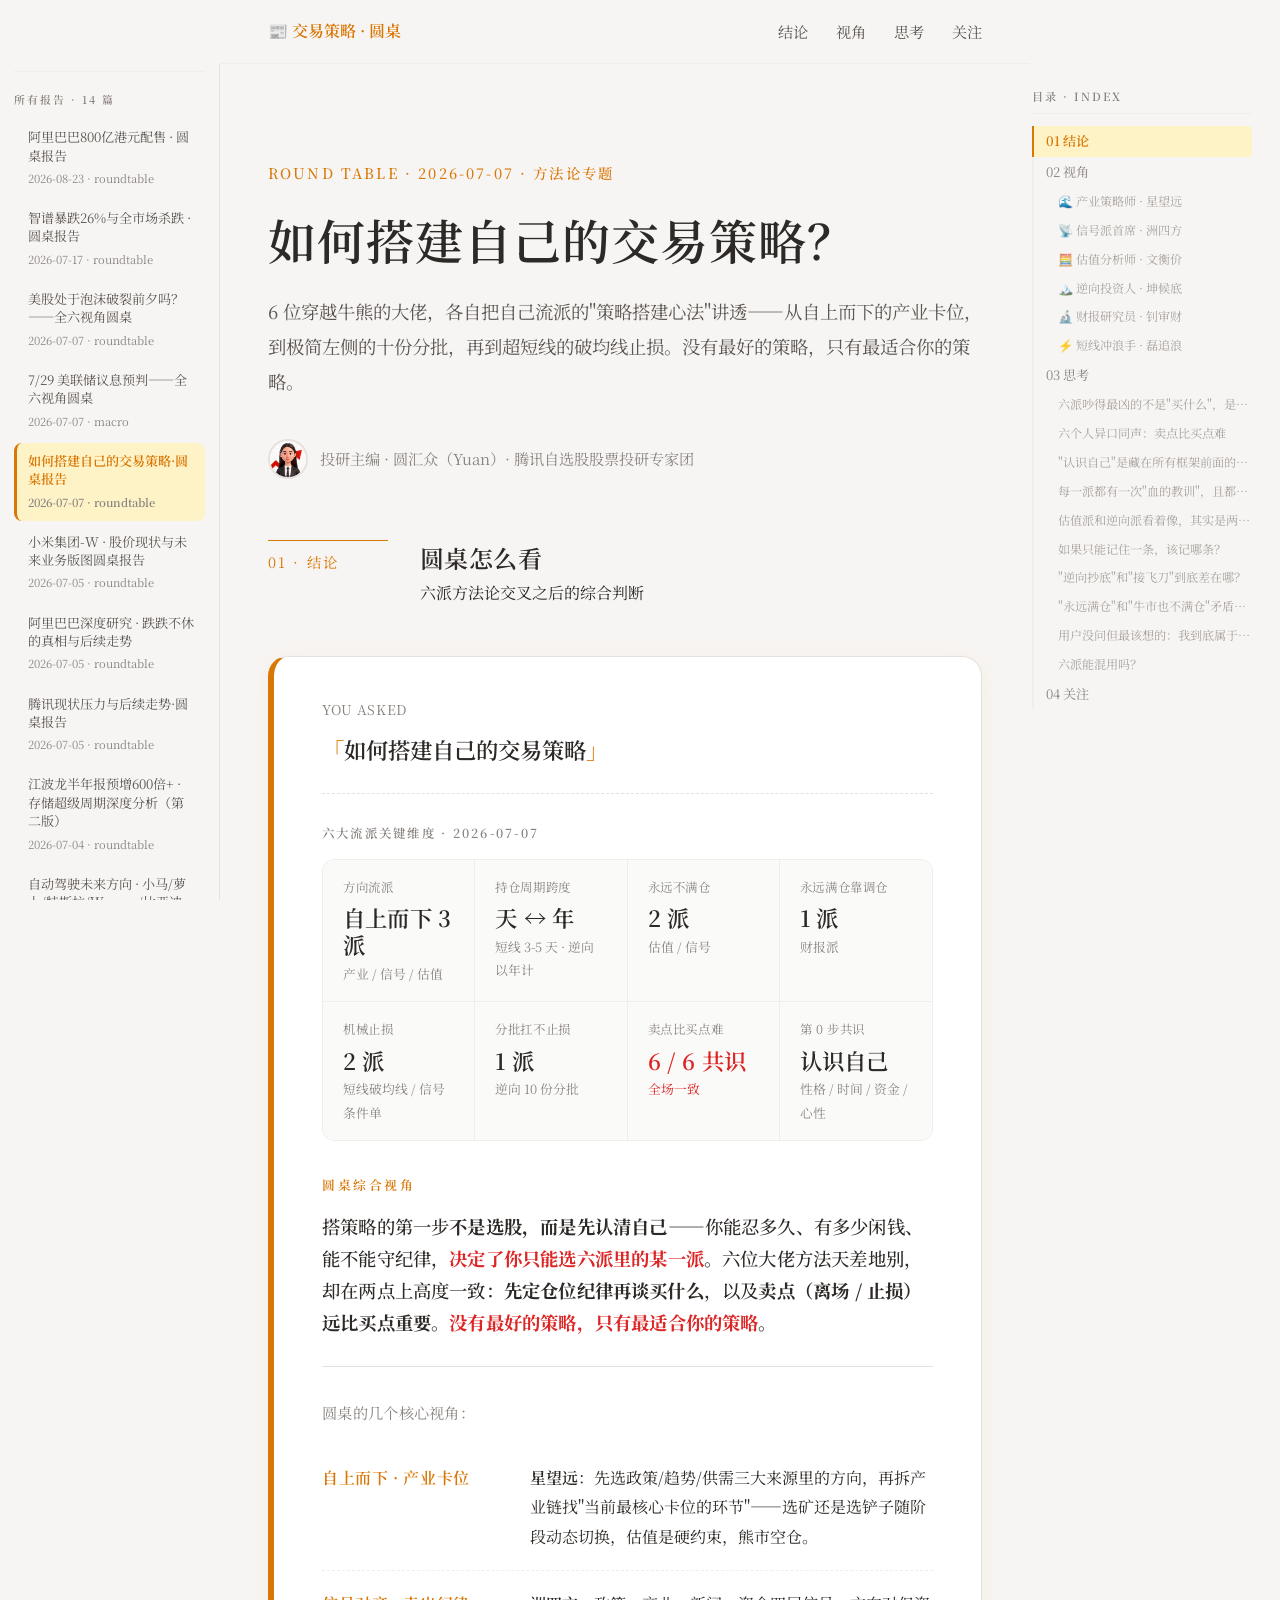
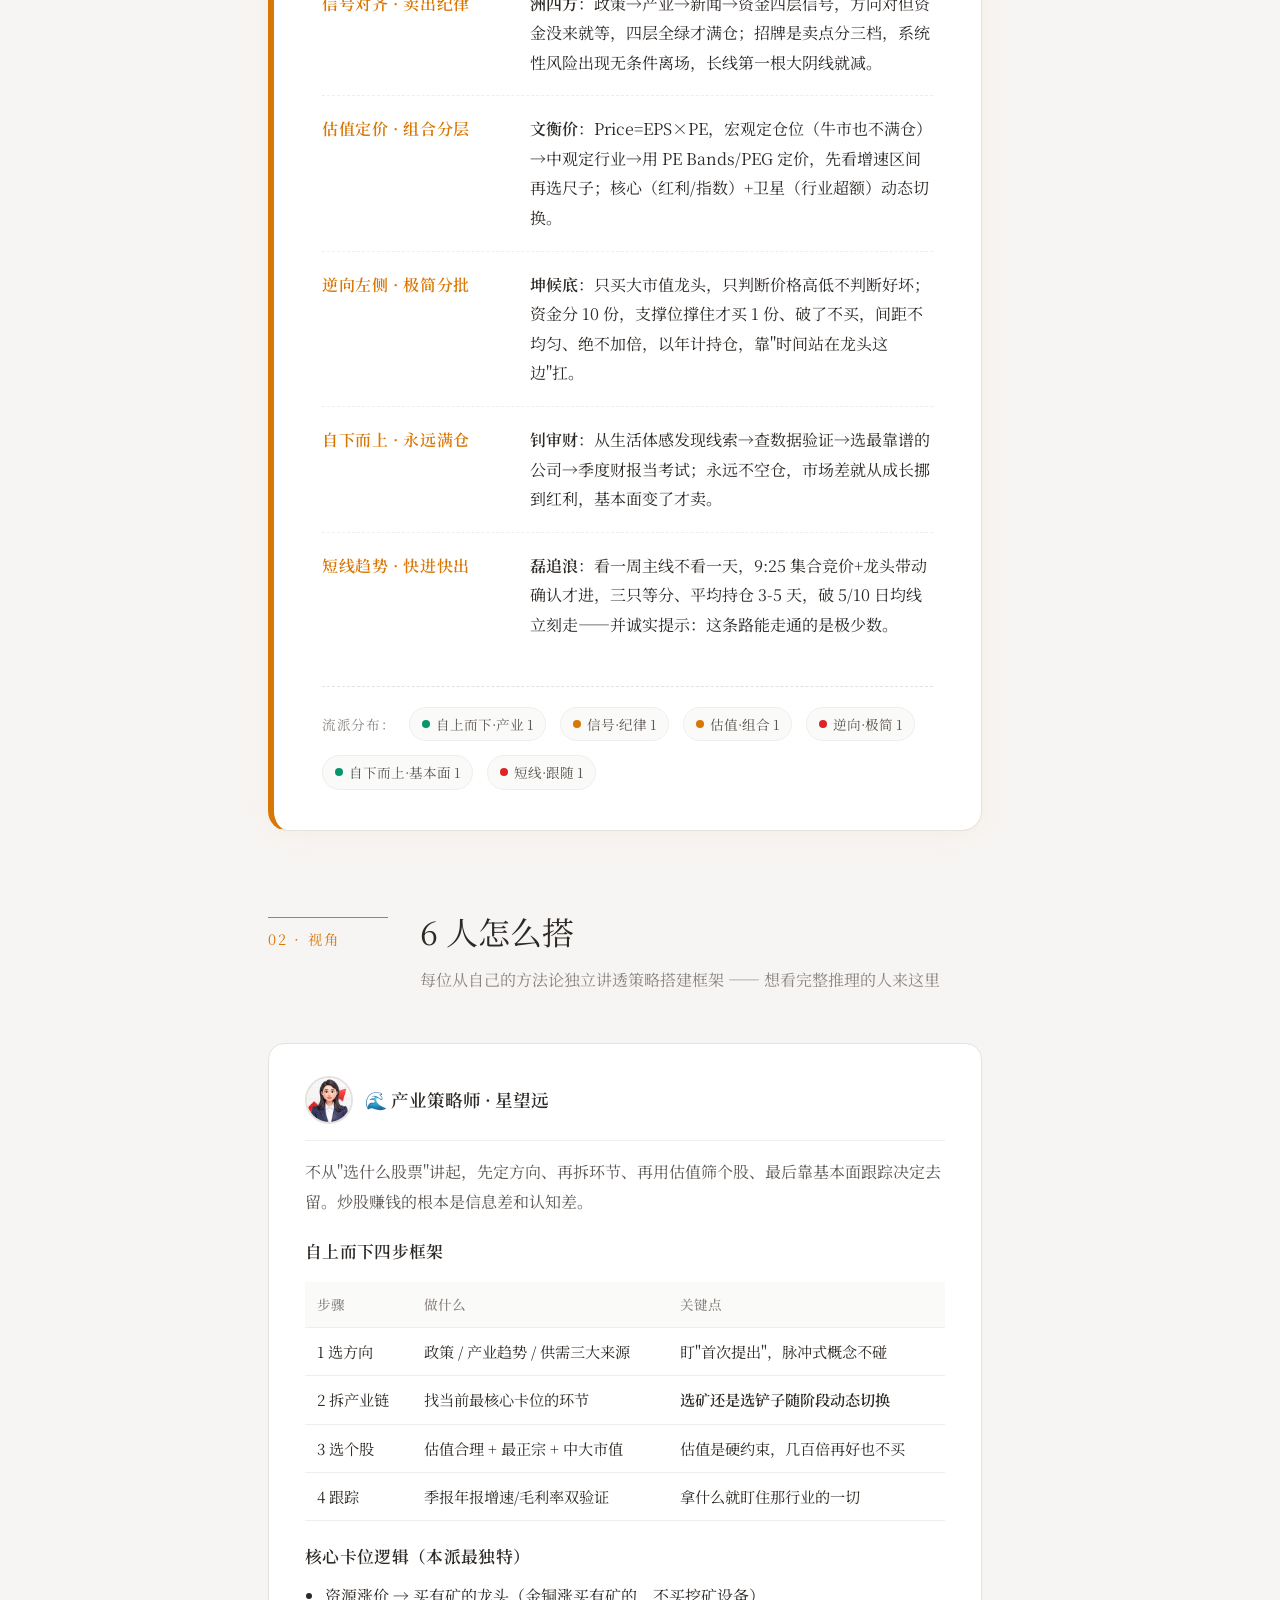
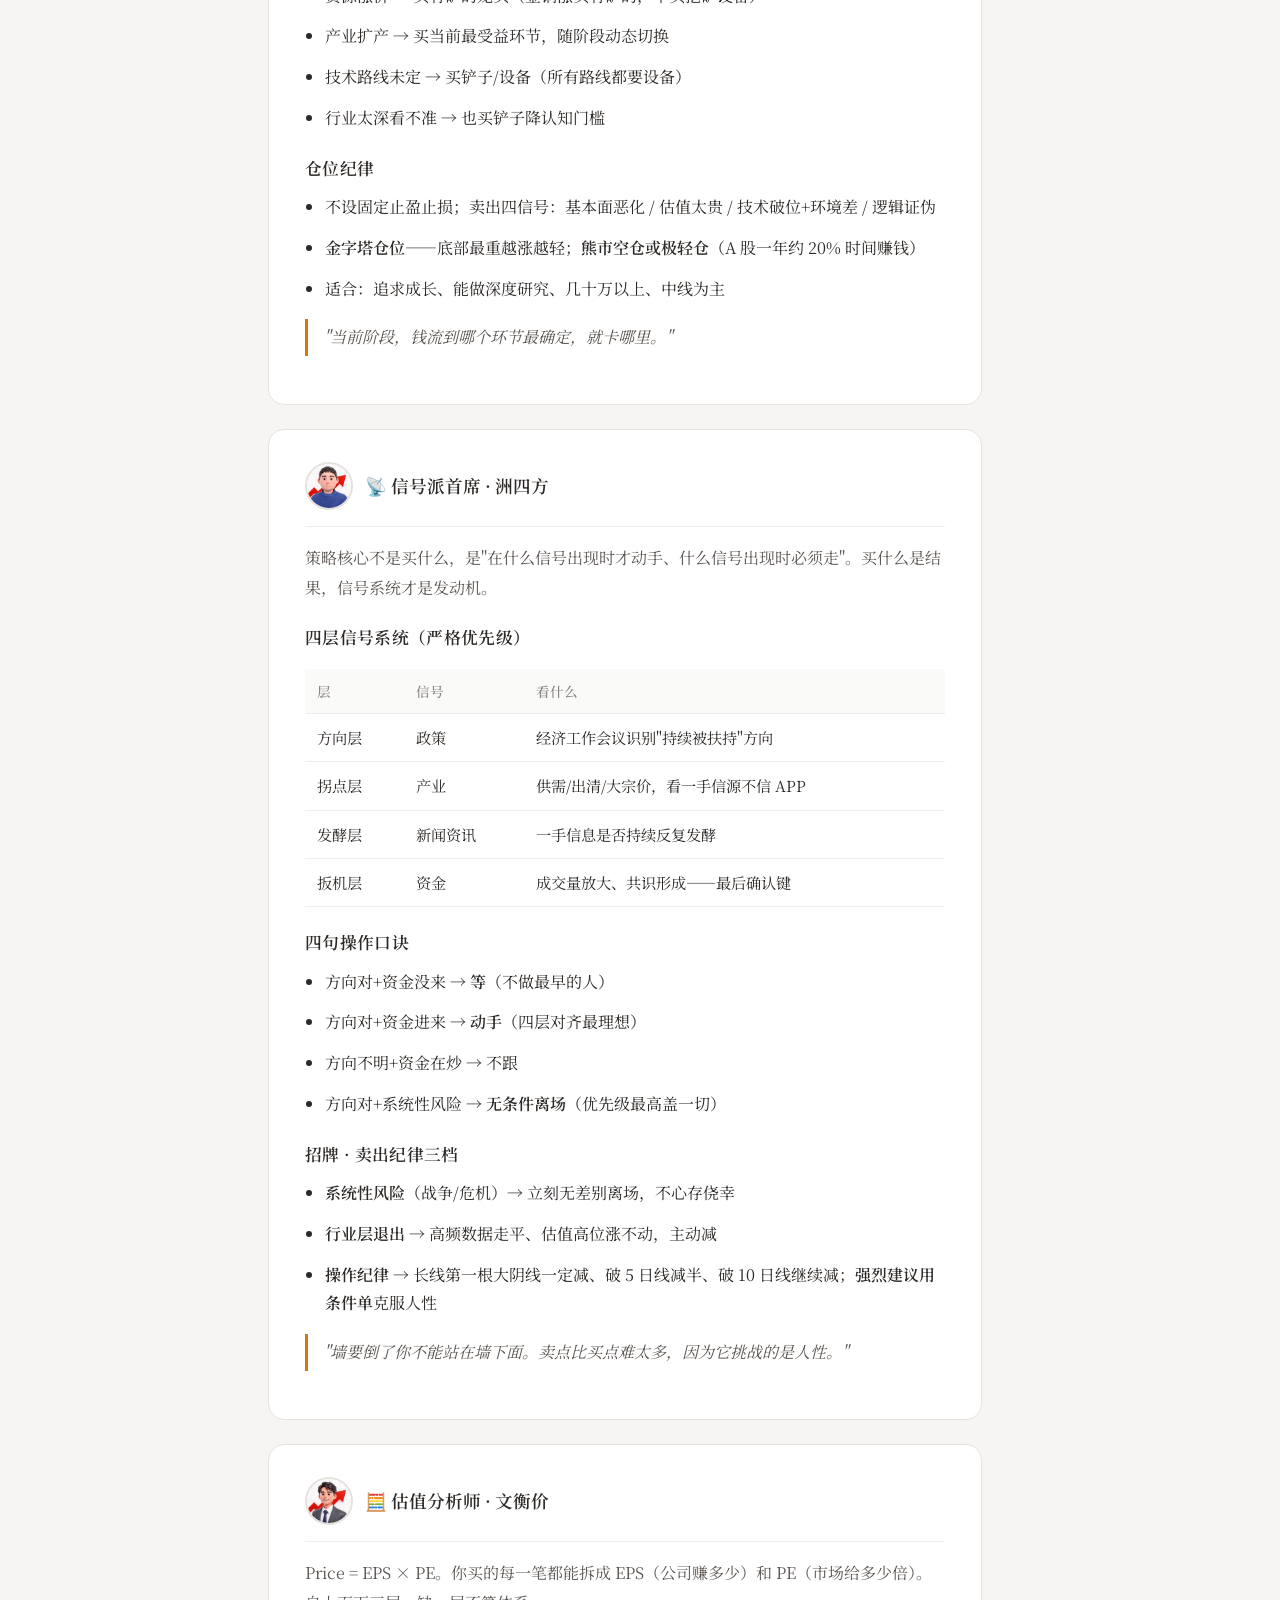
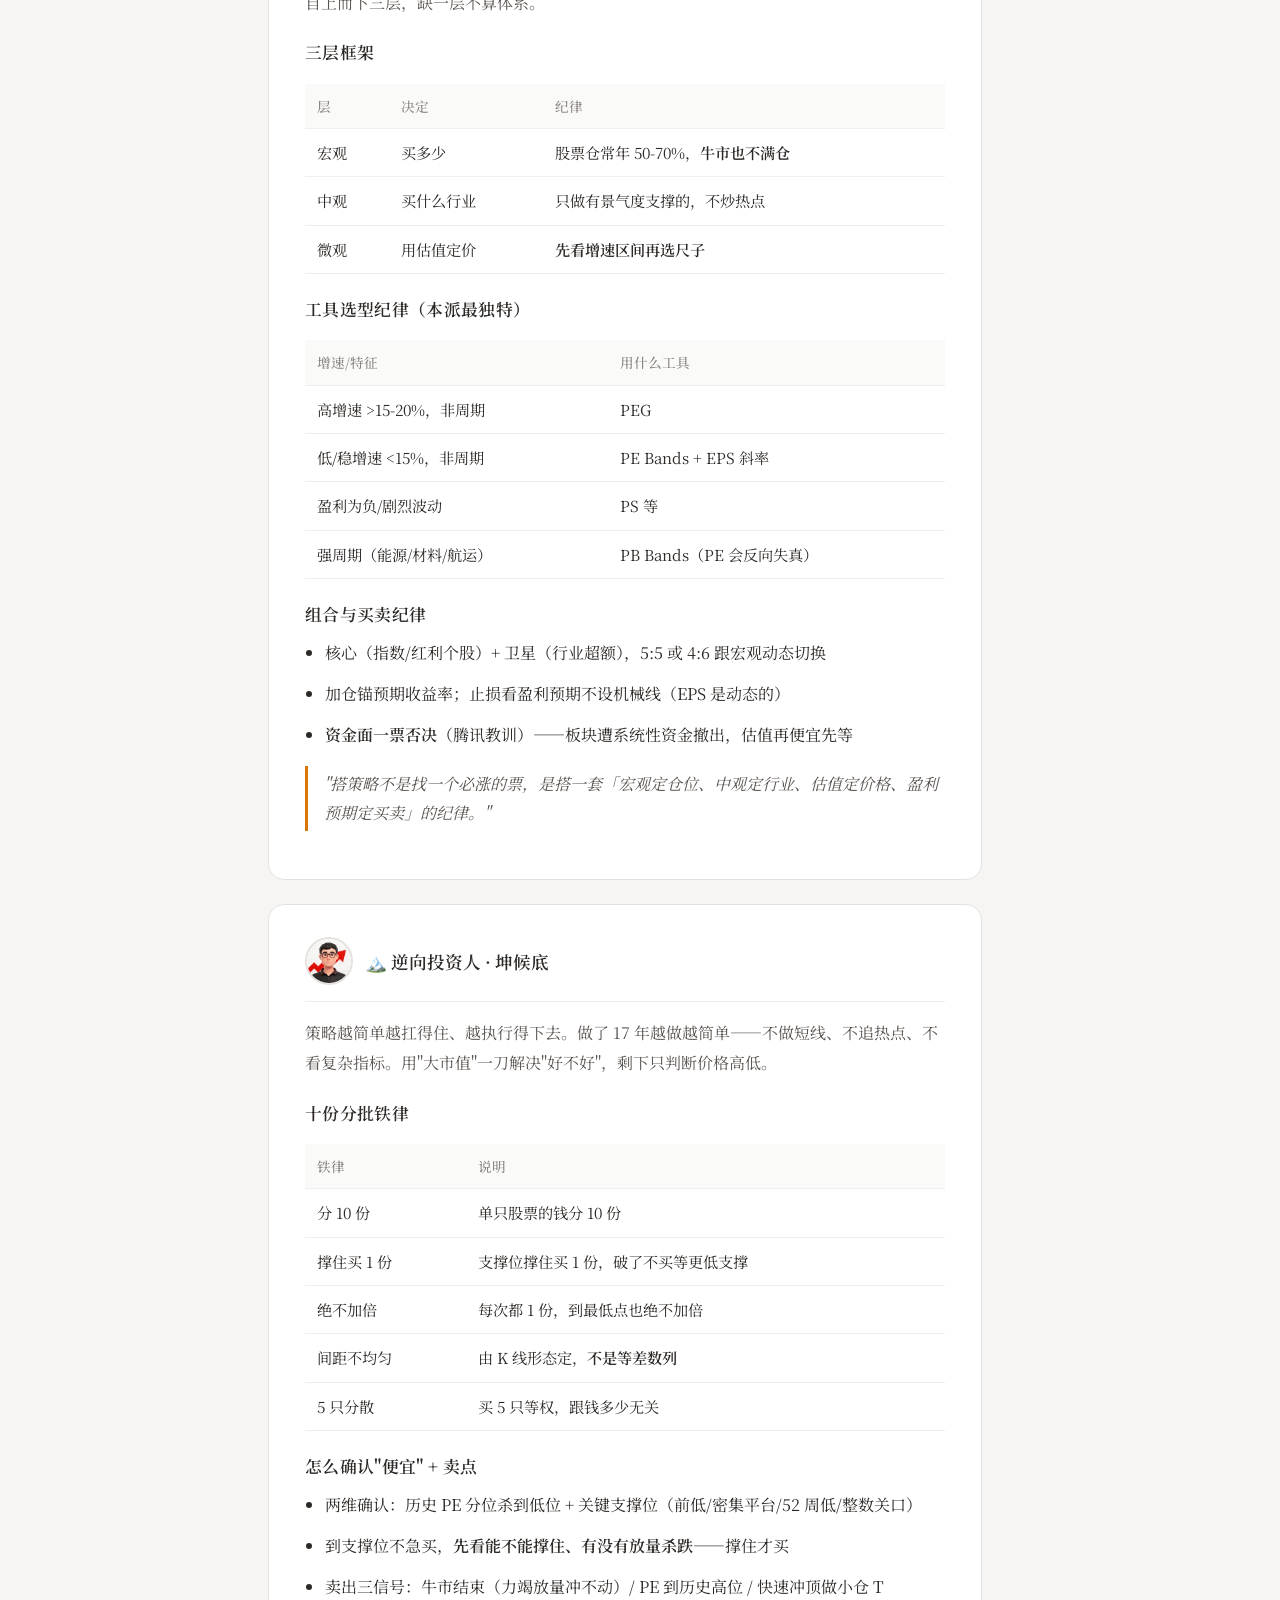
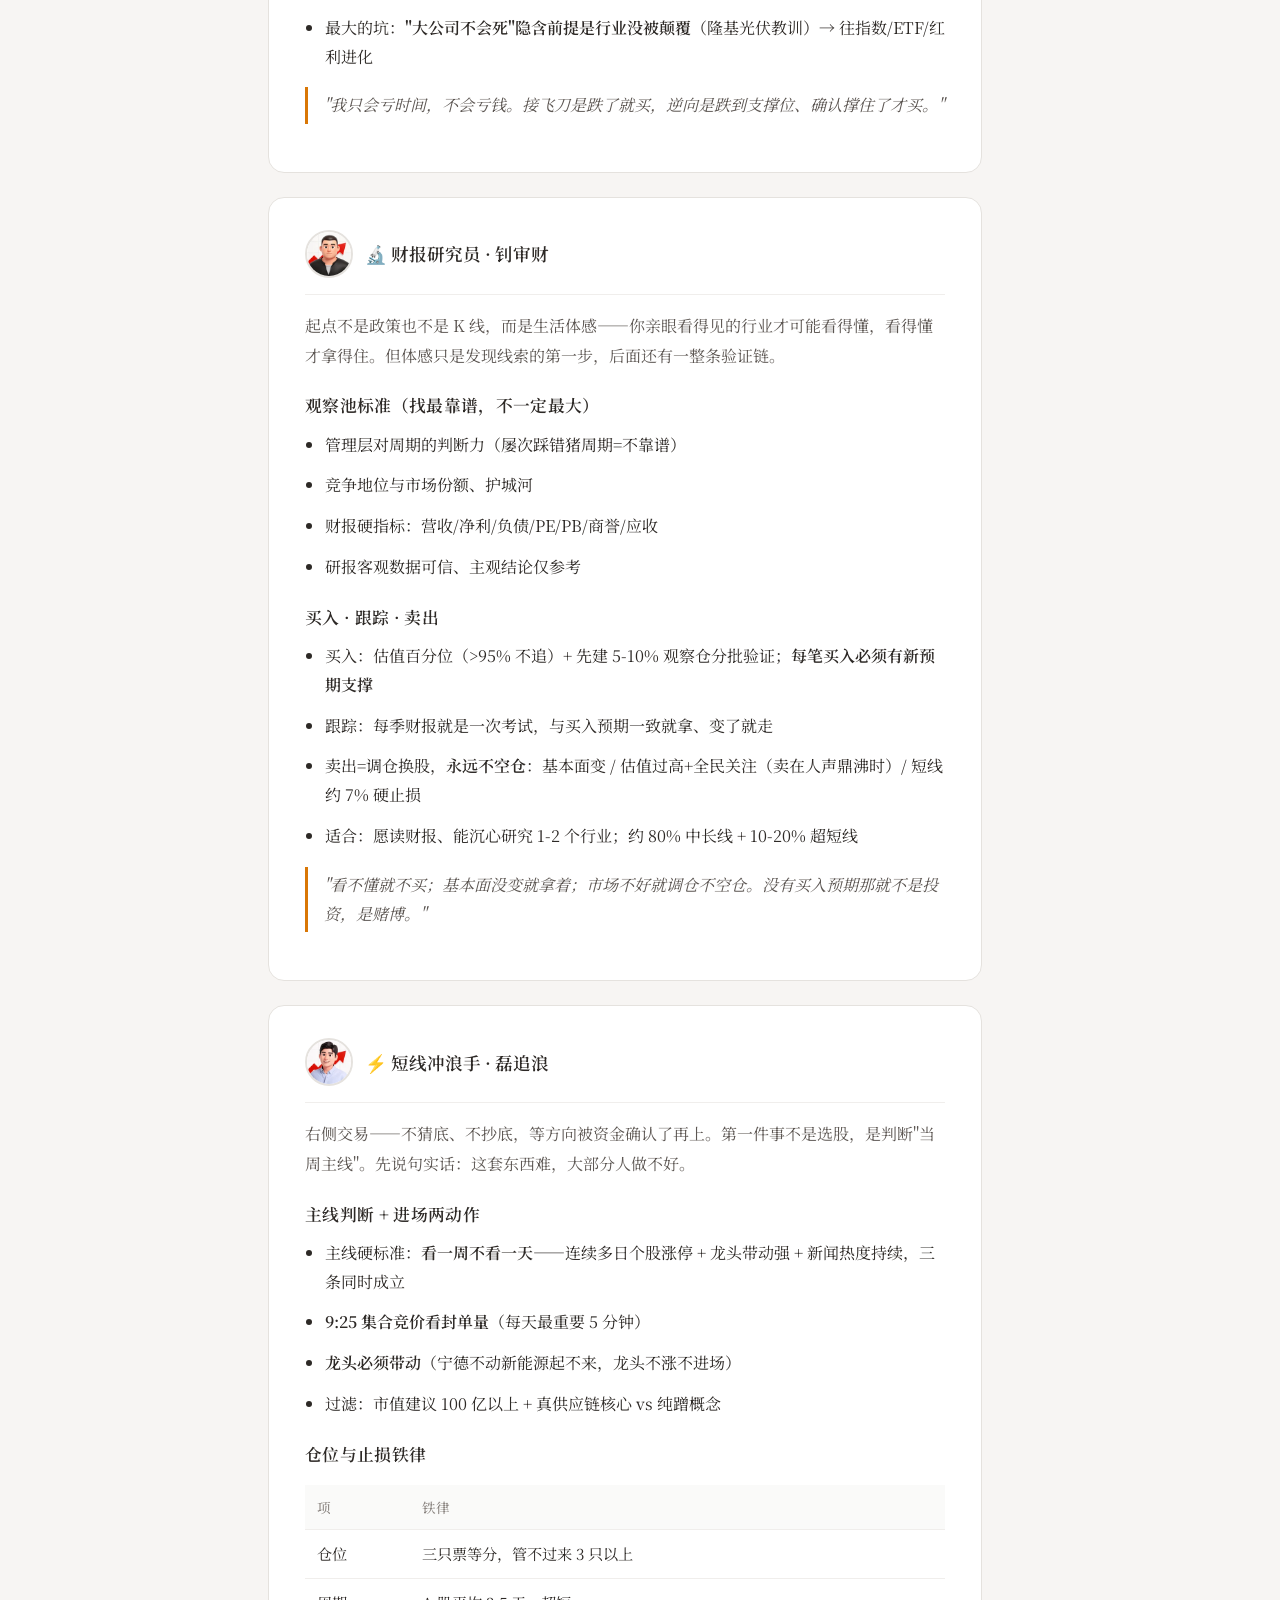
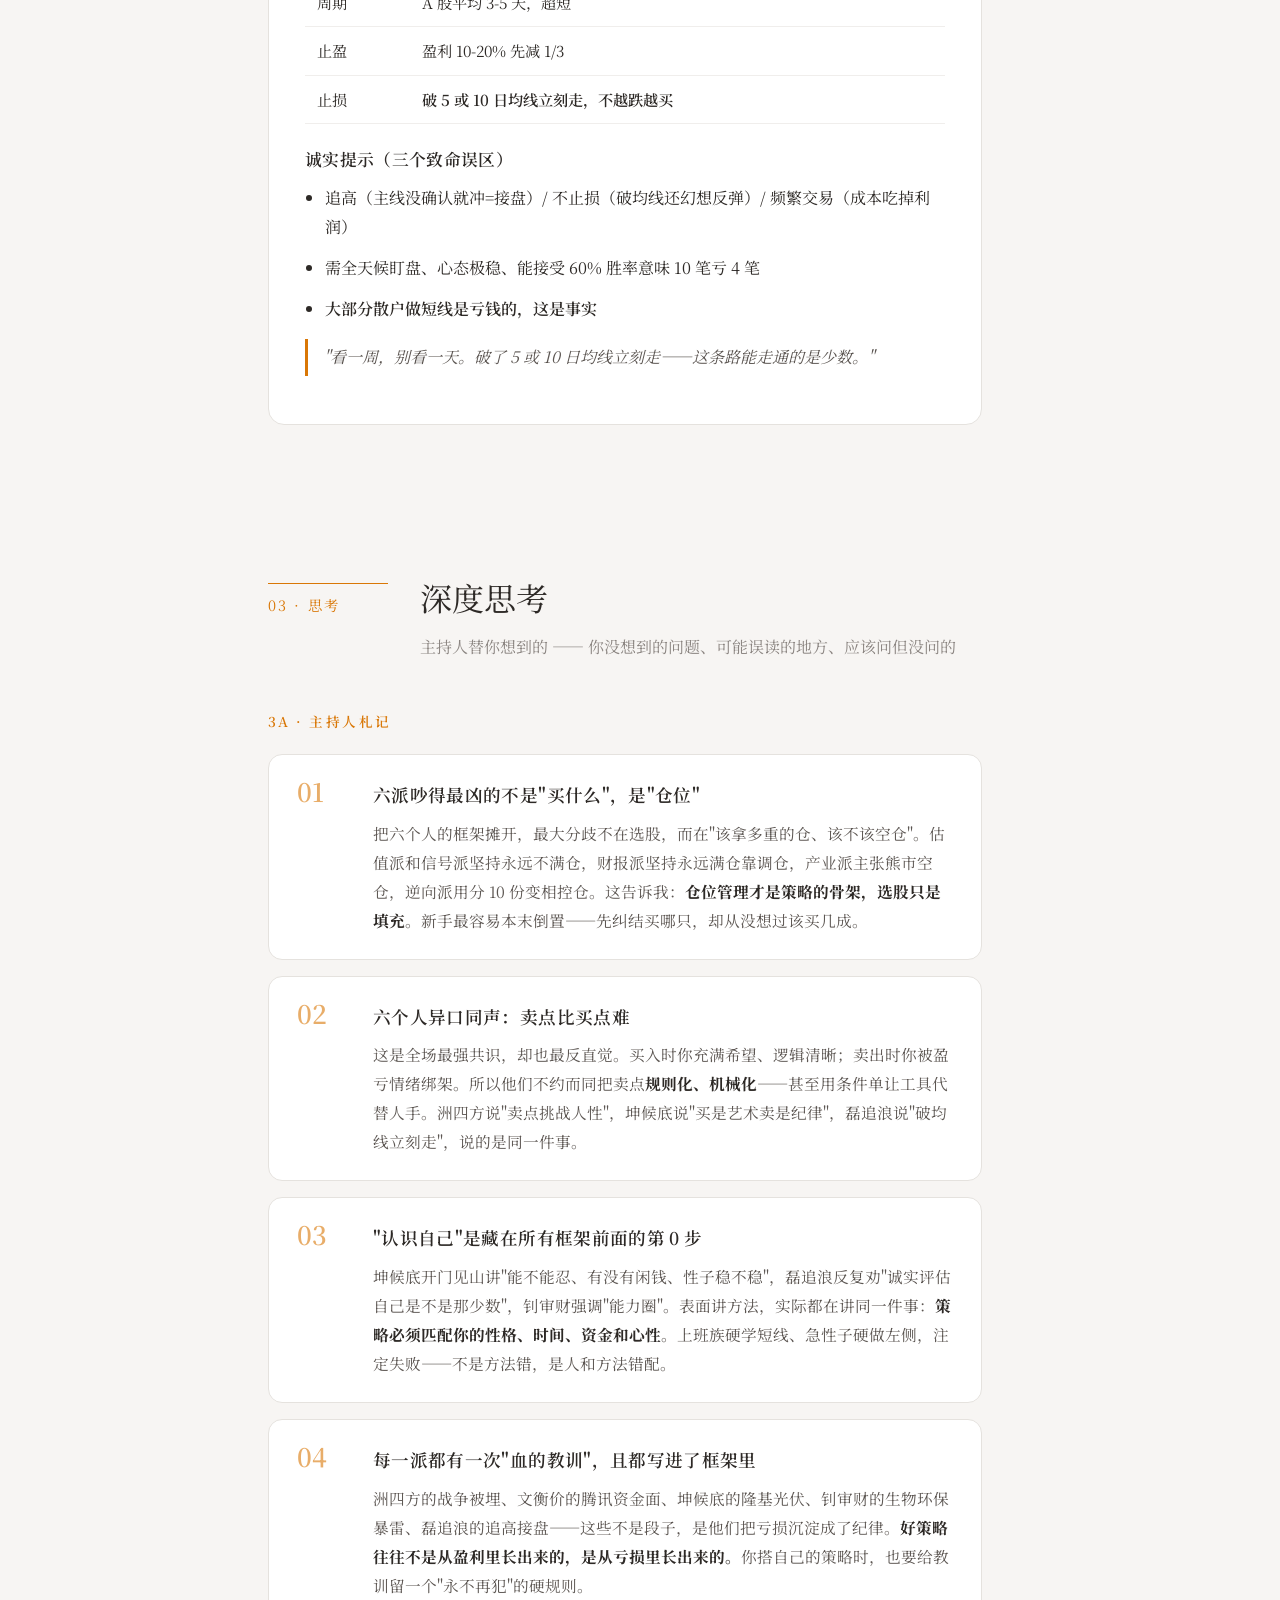
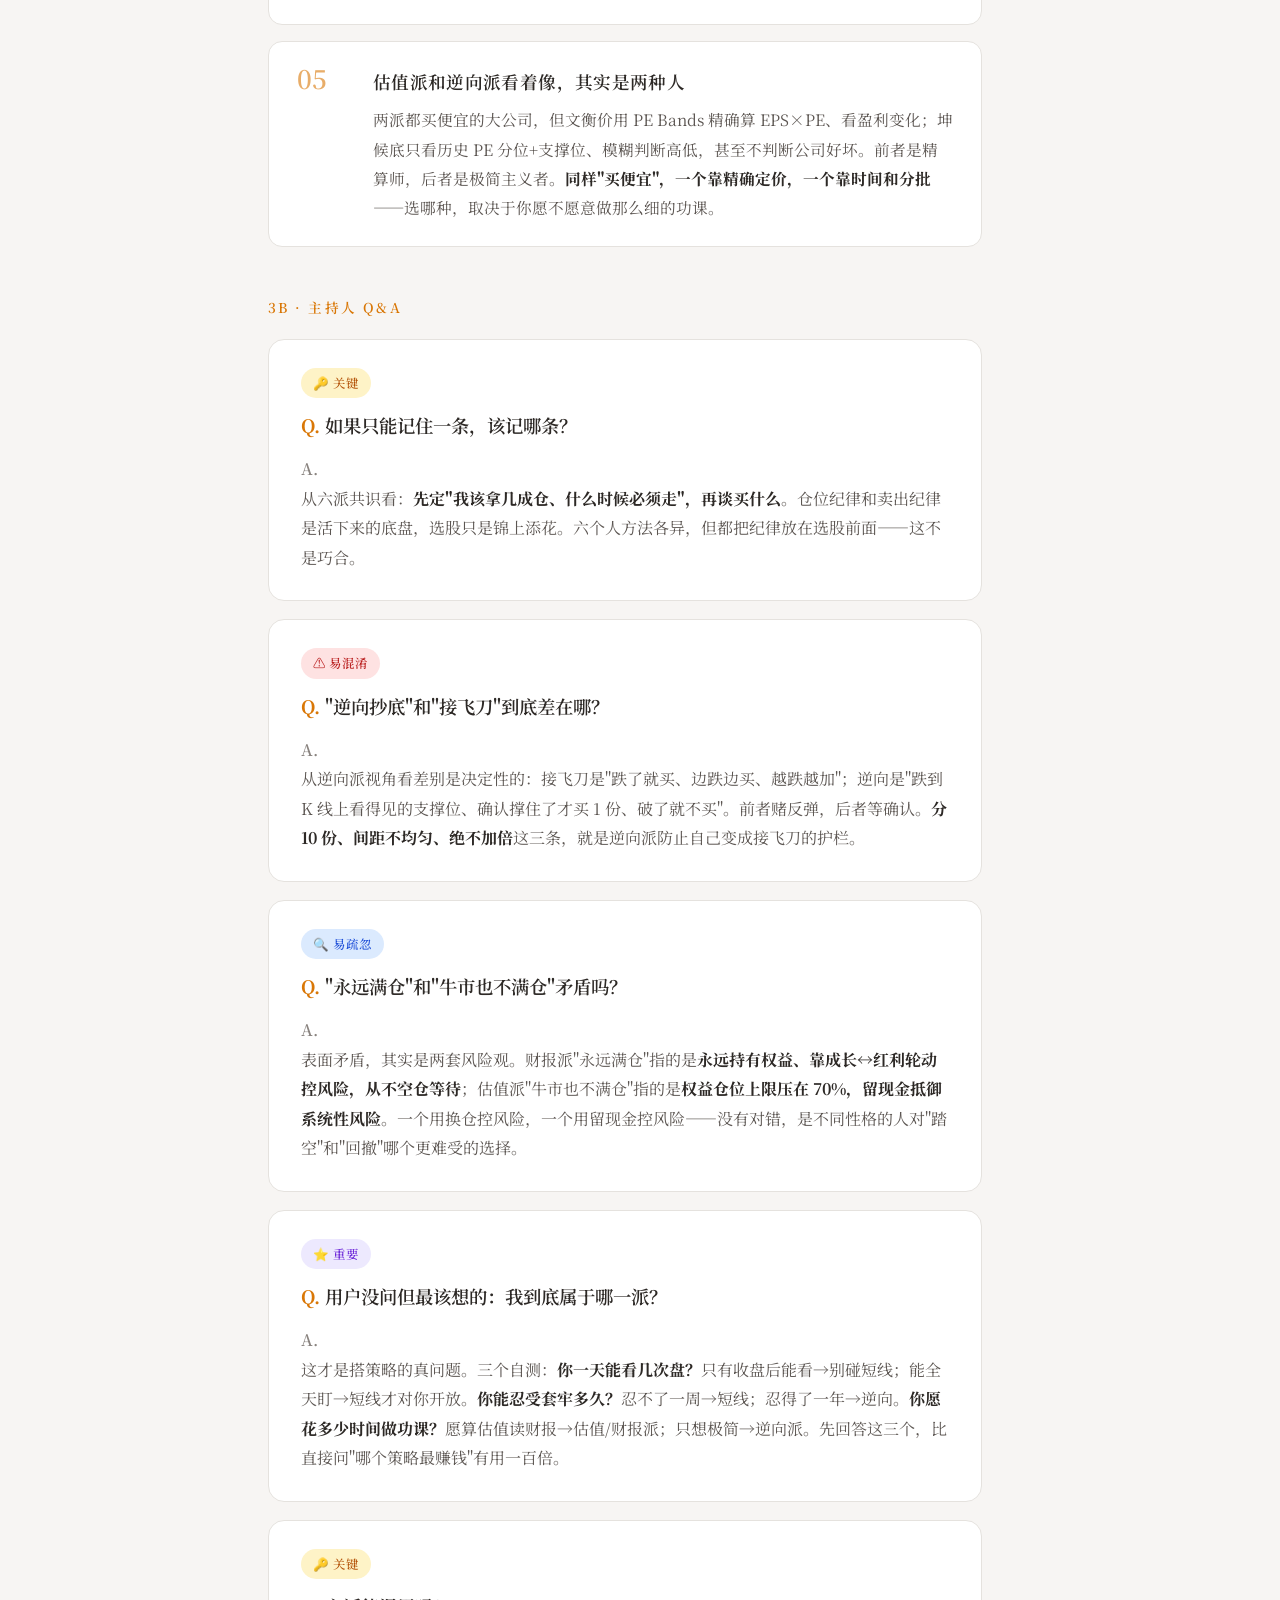
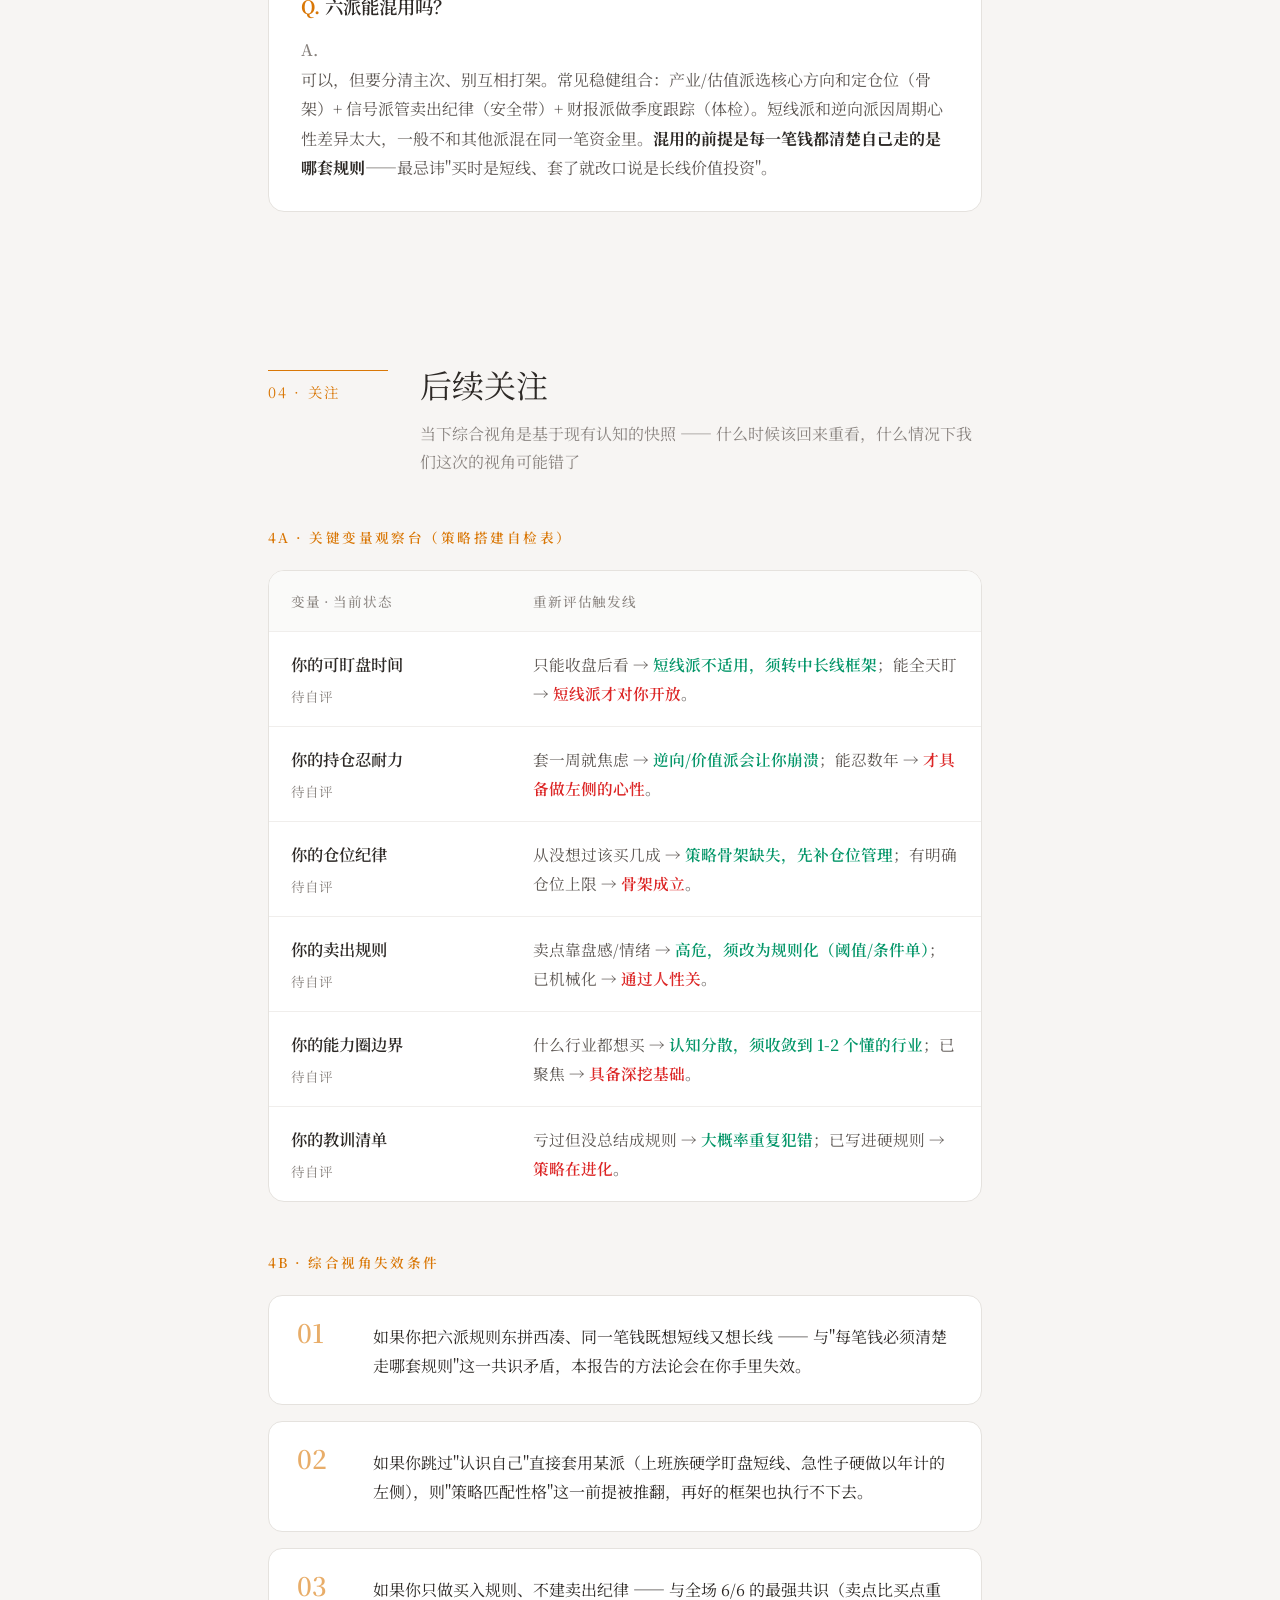
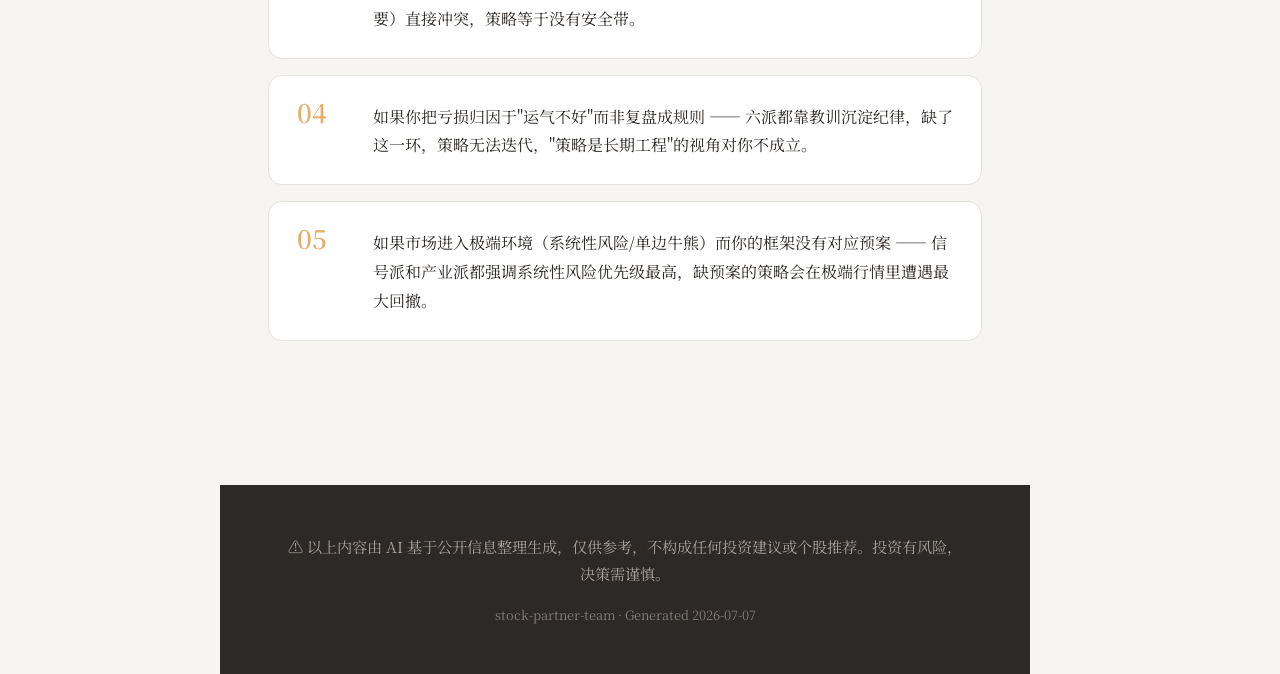
<file: pages/2026-07-07-如何搭建交易策略.html>
<!DOCTYPE html>
<html lang="zh-CN">
<head>
<meta charset="UTF-8">
<meta name="viewport" content="width=device-width, initial-scale=1.0">
<title>如何搭建自己的交易策略 · 圆桌报告</title>
<link href="https://fonts.googleapis.com/css2?family=Noto+Serif+SC:wght@400;500;600;700&display=swap" rel="stylesheet">
<style>
:root {
  --bg-primary: #F7F5F3; --bg-secondary: #FFFFFF; --bg-card: #FFFFFF;
  --bg-elevated: #FAFAF9; --bg-warm: #F5F2EE; --bg-dark: #2D2926;
  --text-primary: #2D2926; --text-secondary: #5C5652;
  --text-muted: #8A8480; --text-light: #A8A29E;
  --accent: #D97706; --accent-light: #FEF3C7; --accent-hover: #B45309;
  --border: #E5E2DE; --border-light: #F0EEEC;
  --red: #DC2626; --green: #059669; --gold: #D97706; --blue: #2563EB;
}
* { box-sizing: border-box; margin: 0; padding: 0; }
body {
  font-family: 'Noto Serif SC', 'Source Han Serif SC', 'Songti SC', Georgia, serif;
  background: var(--bg-primary); color: var(--text-primary);
  line-height: 1.8; font-size: 16px; -webkit-font-smoothing: antialiased;
}
h1, h2, h3, h4 { font-family: inherit; font-weight: 600; letter-spacing: 0.02em; }
a { color: var(--accent); text-decoration: none; }
a:hover { color: var(--accent-hover); }

.container { max-width: 1100px; margin: 0 auto; padding: 0 48px; }
.prose { max-width: 760px; margin: 0 auto; }
.prose p { font-size: 1.05rem; line-height: 1.9; margin-bottom: 20px; color: var(--text-primary); }
.section-head { max-width: 1100px; display: grid; grid-template-columns: 120px 1fr; gap: 32px; align-items: baseline; margin: 0 auto 48px; padding: 0 48px; }
.section-num { font-size: 0.9rem; color: var(--accent); letter-spacing: 0.15em; border-top: 1px solid var(--accent); padding-top: 8px; }
.section-title { font-size: 2rem; }
.section-lede { color: var(--text-muted); margin-top: 6px; font-size: 1rem; }
section { padding: 72px 0; }

/* ===== Nav ===== */
nav { position: sticky; top: 0; z-index: 100; height: 64px; display: flex; align-items: center; justify-content: space-between; padding: 0 48px; background: rgba(247,245,243,0.85); backdrop-filter: blur(12px); border-bottom: 1px solid var(--border-light); }
.nav-logo { font-weight: 600; font-size: 1rem; }
.nav-links { display: flex; gap: 28px; }
.nav-links a { color: var(--text-secondary); font-size: 0.95rem; }
.nav-links a:hover { color: var(--accent); }

/* ===== Hero ===== */
.hero { max-width: 1100px; margin: 0 auto; padding: 96px 48px 48px; }
.kicker { color: var(--accent); font-size: 0.9rem; letter-spacing: 0.15em; font-weight: 500; margin-bottom: 24px; }
.hero h1 { font-size: 3rem; line-height: 1.25; margin-bottom: 24px; max-width: 900px; }
.hero-dek { max-width: 760px; font-size: 1.15rem; color: var(--text-secondary); line-height: 1.9; margin-bottom: 40px; }
.host { display: inline-flex; align-items: center; gap: 12px; font-size: 0.95rem; color: var(--text-muted); }
.host img { width: 40px; height: 40px; border-radius: 50%; object-fit: cover; border: 2px solid var(--border); }

/* ===== Module 1 · Conclusion Card ===== */
.conclusion-wrap { max-width: 1100px; margin: 0 auto; padding: 0 48px; }
.conclusion-card {
  padding: 40px 48px;
  background: var(--bg-card); border: 1px solid var(--border);
  border-left: 6px solid var(--accent); border-radius: 20px;
  box-shadow: 0 4px 28px rgba(217, 119, 6, 0.06);
}
#conclusion { padding: 0; }
#conclusion .section-head { margin-bottom: 48px; }
.cc-question {
  font-size: 0.85rem; color: var(--text-muted); letter-spacing: 0.05em;
  margin-bottom: 8px; text-transform: uppercase;
}
.cc-question-text {
  font-size: 1.4rem; font-weight: 600; color: var(--text-primary);
  margin-bottom: 28px; padding-bottom: 24px; border-bottom: 1px dashed var(--border);
}
.cc-question-text::before { content: "「"; color: var(--accent); }
.cc-question-text::after { content: "」"; color: var(--accent); }

.cc-snapshot { margin-bottom: 32px; }
.cc-snapshot-label {
  font-size: 0.78rem; color: var(--text-muted); letter-spacing: 0.18em;
  font-weight: 600; margin-bottom: 14px; text-transform: uppercase;
}
.cc-snapshot-grid {
  display: grid; grid-template-columns: repeat(4, 1fr);
  background: var(--bg-elevated); border: 1px solid var(--border-light);
  border-radius: 12px; overflow: hidden;
}
.cc-snap-cell {
  padding: 16px 20px;
  border-right: 1px solid var(--border-light);
  border-bottom: 1px solid var(--border-light);
  background: var(--bg-elevated);
}
.cc-snap-cell:nth-child(4n) { border-right: none; }
.cc-snap-cell:nth-last-child(-n+4) { border-bottom: none; }
.cc-snap-cell-label {
  font-size: 0.78rem; color: var(--text-muted); letter-spacing: 0.05em;
  margin-bottom: 6px;
}
.cc-snap-cell-value {
  font-size: 1.4rem; font-weight: 600; color: var(--text-primary);
  font-variant-numeric: tabular-nums; line-height: 1.2;
  letter-spacing: 0.01em;
}
.cc-snap-cell-sub {
  font-size: 0.8rem; color: var(--text-muted); margin-top: 4px;
  font-variant-numeric: tabular-nums;
}
.cc-snap-up { color: var(--red); }
.cc-snap-down { color: var(--green); }

.cc-headline-label {
  font-size: 0.8rem; color: var(--accent); letter-spacing: 0.2em;
  font-weight: 600; margin-bottom: 14px; text-transform: uppercase;
}
.cc-headline {
  font-size: 1.15rem; font-weight: 500; color: var(--text-primary);
  letter-spacing: 0.01em; line-height: 1.75;
  margin-bottom: 32px; padding-bottom: 28px;
  border-bottom: 1px solid var(--border);
}
.cc-headline strong { font-weight: 700; color: var(--text-primary); }
.cc-headline em { font-style: normal; font-weight: 700; color: var(--red); }

.cc-actions-intro {
  font-size: 0.95rem; color: var(--text-muted); letter-spacing: 0.02em;
  margin-bottom: 18px;
}
.cc-actions {
  display: flex; flex-direction: column;
  margin-bottom: 28px;
}
.cc-action-row {
  display: grid; grid-template-columns: 180px 1fr;
  gap: 28px; padding: 18px 0; align-items: baseline;
  border-bottom: 1px dashed var(--border-light);
}
.cc-action-row:last-child { border-bottom: none; }
.cc-action-label {
  font-weight: 600; color: var(--accent); font-size: 1rem;
  letter-spacing: 0.04em;
}
.cc-action-detail {
  color: var(--text-primary); font-size: 1rem; line-height: 1.85;
}
.cc-action-detail strong { color: var(--text-primary); font-weight: 600; }

.cc-vote {
  display: flex; gap: 14px; flex-wrap: wrap; align-items: center;
  padding-top: 20px; border-top: 1px dashed var(--border);
}
.cc-vote-label { font-size: 0.85rem; color: var(--text-muted); letter-spacing: 0.05em; }
.cc-vote-tag {
  display: inline-flex; align-items: center; gap: 6px;
  font-size: 0.85rem; color: var(--text-secondary);
  padding: 4px 12px; background: var(--bg-elevated); border-radius: 999px;
  border: 1px solid var(--border-light);
}
.cc-vote-tag .dot { width: 8px; height: 8px; border-radius: 50%; }

/* ===== Module 2 · Voice Card ===== */
.voice-stack { max-width: 1100px; margin: 0 auto; padding: 0 48px; display: flex; flex-direction: column; gap: 24px; }
.voice-card { background: var(--bg-card); border: 1px solid var(--border); border-radius: 16px; padding: 32px 36px; min-width: 0; }
.voice-head { display: flex; align-items: center; gap: 12px; padding-bottom: 16px; margin-bottom: 16px; border-bottom: 1px solid var(--border-light); }
.voice-head img { width: 48px; height: 48px; border-radius: 50%; object-fit: cover; border: 2px solid var(--border); }
.voice-name { font-weight: 600; font-size: 1.1rem; flex: 1; }
.voice-card ol, .voice-card ul { padding-left: 20px; }
.voice-card li { margin-bottom: 12px; line-height: 1.8; }
.voice-card strong { color: var(--text-primary); font-weight: 600; }
.voice-card h4 { margin: 20px 0 10px; font-size: 1.05rem; color: var(--text-primary); }
.voice-card p { margin-bottom: 14px; line-height: 1.85; color: var(--text-secondary); }
.voice-card table { width: 100%; border-collapse: collapse; font-variant-numeric: tabular-nums; font-size: 0.95rem; margin: 16px 0; }
.voice-card th, .voice-card td { padding: 10px 12px; text-align: left; border-bottom: 1px solid var(--border-light); }
.voice-card th { color: var(--text-muted); font-weight: 500; background: var(--bg-elevated); font-size: 0.85rem; }
.voice-card .table-scroll { overflow-x: auto; margin: 16px 0; }
.voice-card .pull-quote { border-left: 3px solid var(--accent); padding: 4px 0 4px 16px; margin: 16px 0; color: var(--text-secondary); font-style: italic; }

/* ===== Module 3a · Notes List（主持人札记） ===== */
.notes-stack { max-width: 1100px; margin: 0 auto; padding: 0 48px; display: flex; flex-direction: column; gap: 16px; }
.note-item { background: var(--bg-card); border: 1px solid var(--border); border-radius: 14px; padding: 24px 28px; display: grid; grid-template-columns: 56px 1fr; gap: 20px; align-items: baseline; }
.note-num { font-size: 1.6rem; font-weight: 600; color: var(--accent); font-variant-numeric: tabular-nums; line-height: 1; opacity: 0.6; }
.note-body h4 { font-size: 1.1rem; margin-bottom: 8px; color: var(--text-primary); }
.note-body p { font-size: 0.98rem; line-height: 1.85; color: var(--text-secondary); margin: 0 0 12px; }
.note-body p:last-child { margin-bottom: 0; }
.note-body p strong { color: var(--text-primary); }

/* ===== Module 3b · Q&A Card（主持人 Q&A） ===== */
.qa-stack { max-width: 1100px; margin: 0 auto; padding: 0 48px; display: flex; flex-direction: column; gap: 18px; }
.qa-card { background: var(--bg-card); border: 1px solid var(--border); border-radius: 16px; padding: 28px 32px; }
.qa-tag { display: inline-flex; align-items: center; gap: 6px; font-size: 0.78rem; letter-spacing: 0.06em; padding: 4px 12px; border-radius: 999px; background: var(--bg-warm); color: var(--text-secondary); margin-bottom: 14px; font-weight: 500; }
.qa-tag.tag-key { background: #FEF3C7; color: #B45309; }
.qa-tag.tag-confuse { background: #FEE2E2; color: #B91C1C; }
.qa-tag.tag-miss { background: #DBEAFE; color: #1D4ED8; }
.qa-tag.tag-meta { background: #EDE9FE; color: #6D28D9; }
.qa-question { font-size: 1.15rem; font-weight: 600; color: var(--text-primary); margin-bottom: 14px; line-height: 1.5; }
.qa-question::before { content: "Q. "; color: var(--accent); font-weight: 700; }
.qa-answer { color: var(--text-secondary); font-size: 1rem; line-height: 1.85; }
.qa-answer::before { content: "A. "; color: var(--text-muted); font-weight: 600; margin-right: 4px; }
.qa-answer p { margin-bottom: 12px; }
.qa-answer p:last-child { margin-bottom: 0; }
.qa-answer strong { color: var(--text-primary); }

/* ===== Module 4 · Trigger Table（关键变量触发表） ===== */
.trigger-wrap { max-width: 1100px; margin: 0 auto; padding: 0 48px; }
.trigger-table { width: 100%; border-collapse: separate; border-spacing: 0; background: var(--bg-card); border: 1px solid var(--border); border-radius: 16px; overflow: hidden; font-variant-numeric: tabular-nums; }
.trigger-table th, .trigger-table td { padding: 18px 22px; text-align: left; border-bottom: 1px solid var(--border-light); vertical-align: top; }
.trigger-table tr:last-child td { border-bottom: none; }
.trigger-table th { background: var(--bg-elevated); color: var(--text-muted); font-size: 0.85rem; font-weight: 500; letter-spacing: 0.06em; text-transform: uppercase; }
.trigger-var { font-weight: 600; color: var(--text-primary); font-size: 1.02rem; min-width: 200px; }
.trigger-var .now { display: block; font-weight: 400; color: var(--text-muted); font-size: 0.85rem; margin-top: 4px; letter-spacing: 0; text-transform: none; }
.trigger-action { color: var(--text-secondary); font-size: 0.98rem; line-height: 1.85; }
.trigger-action strong { color: var(--text-primary); font-weight: 600; }
.trigger-action .up { color: var(--red); font-weight: 600; }
.trigger-action .down { color: var(--green); font-weight: 600; }

/* ===== Sub-section divider（用于 Module 3 内部 3a / 3b 分隔） ===== */
.subsection-label { max-width: 1100px; margin: 48px auto 20px; padding: 0 48px; font-size: 0.85rem; color: var(--accent); letter-spacing: 0.18em; text-transform: uppercase; font-weight: 600; }
.subsection-label:first-of-type { margin-top: 0; }

/* ===== Passage Card（兜底承接：4 模块外的非标内容） ===== */
.passage-card { background: var(--bg-card); border: 1px solid var(--border); border-radius: 16px; padding: 36px 40px; max-width: 1100px; margin: 0 auto 24px; }
.passage-card h3 { font-size: 1.3rem; margin-bottom: 16px; color: var(--text-primary); }
.passage-card h4 { font-size: 1.05rem; margin: 24px 0 10px; color: var(--text-primary); }
.passage-card p { font-size: 1rem; line-height: 1.9; margin-bottom: 16px; color: var(--text-secondary); }
.passage-card ul, .passage-card ol { padding-left: 22px; margin-bottom: 16px; }
.passage-card li { margin-bottom: 8px; line-height: 1.85; color: var(--text-secondary); }
.passage-card strong { color: var(--text-primary); font-weight: 600; }
.passage-card table { width: 100%; border-collapse: collapse; font-variant-numeric: tabular-nums; font-size: 0.95rem; margin: 16px 0 24px; }
.passage-card th, .passage-card td { padding: 12px 14px; text-align: left; border-bottom: 1px solid var(--border-light); vertical-align: top; }
.passage-card th { color: var(--text-muted); font-weight: 500; background: var(--bg-elevated); letter-spacing: 0.04em; font-size: 0.85rem; }

/* ===== Right TOC Sidebar ===== */
.toc-sidebar {
  position: fixed; right: 28px; top: 88px;
  width: 220px; max-height: calc(100vh - 120px); overflow-y: auto;
  font-size: 0.82rem; line-height: 1.55; z-index: 50;
  scrollbar-width: thin; scrollbar-color: var(--border) transparent;
}
.toc-sidebar::-webkit-scrollbar { width: 4px; }
.toc-sidebar::-webkit-scrollbar-thumb { background: var(--border); border-radius: 2px; }
.toc-sidebar::before {
  content: "目录 · INDEX"; display: block;
  font-size: 0.7rem; letter-spacing: 0.18em; color: var(--text-muted);
  font-weight: 600; text-transform: uppercase;
  margin-bottom: 12px; padding-bottom: 8px; border-bottom: 1px solid var(--border-light);
}
.toc-item {
  display: block; padding: 5px 0 5px 12px;
  color: var(--text-muted); border-left: 2px solid var(--border-light);
  transition: all 0.2s; cursor: pointer; text-decoration: none;
  white-space: nowrap; overflow: hidden; text-overflow: ellipsis;
}
.toc-item:hover { color: var(--accent); border-left-color: var(--accent); }
.toc-item.active { color: var(--accent); border-left-color: var(--accent); font-weight: 600; background: var(--accent-light); border-radius: 0 4px 4px 0; }
.toc-item.toc-sub { padding-left: 24px; font-size: 0.76rem; color: var(--text-light); }
.toc-item.toc-sub.active { color: var(--accent); background: transparent; }

/* ===== Footer ===== */
footer { background: var(--bg-dark); color: var(--text-light); padding: 48px; text-align: center; margin-top: 72px; }
footer p { max-width: 680px; margin: 0 auto; font-size: 0.95rem; }
.footer-sub { margin-top: 16px; font-size: 0.8rem; color: var(--text-light); opacity: 0.7; }

/* ===== Responsive ===== */
@media (max-width: 900px) {
  .container, .voice-stack, .qa-stack, .trigger-wrap, .notes-stack, .subsection-label, .conclusion-wrap { padding-left: 24px; padding-right: 24px; }
  .hero { padding-left: 24px; padding-right: 24px; }
  .conclusion-card { padding: 28px 24px; }
  .cc-headline { font-size: 1.05rem; line-height: 1.7; }
  .cc-action-row { grid-template-columns: 1fr; gap: 6px; }
  .cc-snapshot-grid { grid-template-columns: repeat(2, 1fr); }
  .cc-snap-cell:nth-child(4n) { border-right: 1px solid var(--border-light); }
  .cc-snap-cell:nth-child(2n) { border-right: none; }
  .cc-snap-cell:nth-last-child(-n+4) { border-bottom: 1px solid var(--border-light); }
  .cc-snap-cell:nth-last-child(-n+2) { border-bottom: none; }
  .hero h1 { font-size: 2.2rem; }
  nav { padding: 0 24px; }
  .nav-links { display: none; }
  .voice-card, .passage-card { padding: 24px; }
  .qa-card { padding: 22px; }
  .trigger-table th, .trigger-table td { padding: 14px 14px; }
  .note-item { padding: 20px; grid-template-columns: 1fr; gap: 8px; }
  .section-head { padding: 0 24px; }
}
@media (max-width: 1200px) { .toc-sidebar { display: none; } }
</style>
</head>
<body>

<aside class="toc-sidebar" id="tocSidebar"></aside>

<nav>
  <a class="nav-logo">📰 交易策略 · 圆桌</a>
  <div class="nav-links">
    <a href="#conclusion">结论</a>
    <a href="#voices">视角</a>
    <a href="#thinking">思考</a>
    <a href="#watch">关注</a>
  </div>
</nav>

<section class="hero">
  <div class="kicker">ROUND TABLE · 2026-07-07 · 方法论专题</div>
  <h1>如何搭建自己的交易策略？</h1>
  <div class="hero-dek">6 位穿越牛熊的大佬，各自把自己流派的"策略搭建心法"讲透——从自上而下的产业卡位，到极简左侧的十份分批，再到超短线的破均线止损。没有最好的策略，只有最适合你的策略。</div>
  <div class="host">
    <img src="[data-uri]" alt="投研主编">
    <span>投研主编 · 圆汇众（Yuan）· 腾讯自选股股票投研专家团</span>
  </div>
</section>

<section id="conclusion">
  <div class="section-head">
    <div class="section-num">01 · 结论</div>
    <div><h2>圆桌怎么看</h2><p class="section-dek">六派方法论交叉之后的综合判断</p></div>
  </div>
  <div class="conclusion-wrap">
    <div class="conclusion-card">

      <div class="cc-question">YOU ASKED</div>
      <div class="cc-question-text">如何搭建自己的交易策略</div>

      <div class="cc-snapshot">
        <div class="cc-snapshot-label">六大流派关键维度 · 2026-07-07</div>
        <div class="cc-snapshot-grid">
          <div class="cc-snap-cell">
            <div class="cc-snap-cell-label">方向流派</div>
            <div class="cc-snap-cell-value">自上而下 3 派</div>
            <div class="cc-snap-cell-sub">产业 / 信号 / 估值</div>
          </div>
          <div class="cc-snap-cell">
            <div class="cc-snap-cell-label">持仓周期跨度</div>
            <div class="cc-snap-cell-value">天 ↔ 年</div>
            <div class="cc-snap-cell-sub">短线 3-5 天 · 逆向以年计</div>
          </div>
          <div class="cc-snap-cell">
            <div class="cc-snap-cell-label">永远不满仓</div>
            <div class="cc-snap-cell-value">2 派</div>
            <div class="cc-snap-cell-sub">估值 / 信号</div>
          </div>
          <div class="cc-snap-cell">
            <div class="cc-snap-cell-label">永远满仓靠调仓</div>
            <div class="cc-snap-cell-value">1 派</div>
            <div class="cc-snap-cell-sub">财报派</div>
          </div>
          <div class="cc-snap-cell">
            <div class="cc-snap-cell-label">机械止损</div>
            <div class="cc-snap-cell-value">2 派</div>
            <div class="cc-snap-cell-sub">短线破均线 / 信号条件单</div>
          </div>
          <div class="cc-snap-cell">
            <div class="cc-snap-cell-label">分批扛不止损</div>
            <div class="cc-snap-cell-value">1 派</div>
            <div class="cc-snap-cell-sub">逆向 10 份分批</div>
          </div>
          <div class="cc-snap-cell">
            <div class="cc-snap-cell-label">卖点比买点难</div>
            <div class="cc-snap-cell-value cc-snap-up">6 / 6 共识</div>
            <div class="cc-snap-cell-sub cc-snap-up">全场一致</div>
          </div>
          <div class="cc-snap-cell">
            <div class="cc-snap-cell-label">第 0 步共识</div>
            <div class="cc-snap-cell-value">认识自己</div>
            <div class="cc-snap-cell-sub">性格 / 时间 / 资金 / 心性</div>
          </div>
        </div>
      </div>

      <div class="cc-headline-label">圆桌综合视角</div>
      <div class="cc-headline">搭策略的第一步<strong>不是选股，而是先认清自己</strong>——你能忍多久、有多少闲钱、能不能守纪律，<em>决定了你只能选六派里的某一派</em>。六位大佬方法天差地别，却在两点上高度一致：<strong>先定仓位纪律再谈买什么</strong>，以及<strong>卖点（离场 / 止损）远比买点重要</strong>。<em>没有最好的策略，只有最适合你的策略</em>。</div>

      <div class="cc-actions-intro">圆桌的几个核心视角：</div>
      <div class="cc-actions">
        <div class="cc-action-row">
          <div class="cc-action-label">自上而下 · 产业卡位</div>
          <div class="cc-action-detail"><strong>星望远</strong>：先选政策/趋势/供需三大来源里的方向，再拆产业链找"当前最核心卡位的环节"——选矿还是选铲子随阶段动态切换，估值是硬约束，熊市空仓。</div>
        </div>
        <div class="cc-action-row">
          <div class="cc-action-label">信号对齐 · 卖出纪律</div>
          <div class="cc-action-detail"><strong>洲四方</strong>：政策→产业→新闻→资金四层信号，方向对但资金没来就等，四层全绿才满仓；招牌是卖点分三档，系统性风险出现无条件离场，长线第一根大阴线就减。</div>
        </div>
        <div class="cc-action-row">
          <div class="cc-action-label">估值定价 · 组合分层</div>
          <div class="cc-action-detail"><strong>文衡价</strong>：Price=EPS×PE，宏观定仓位（牛市也不满仓）→中观定行业→用 PE Bands/PEG 定价，先看增速区间再选尺子；核心（红利/指数）+卫星（行业超额）动态切换。</div>
        </div>
        <div class="cc-action-row">
          <div class="cc-action-label">逆向左侧 · 极简分批</div>
          <div class="cc-action-detail"><strong>坤候底</strong>：只买大市值龙头，只判断价格高低不判断好坏；资金分 10 份，支撑位撑住才买 1 份、破了不买，间距不均匀、绝不加倍，以年计持仓，靠"时间站在龙头这边"扛。</div>
        </div>
        <div class="cc-action-row">
          <div class="cc-action-label">自下而上 · 永远满仓</div>
          <div class="cc-action-detail"><strong>钊审财</strong>：从生活体感发现线索→查数据验证→选最靠谱的公司→季度财报当考试；永远不空仓，市场差就从成长挪到红利，基本面变了才卖。</div>
        </div>
        <div class="cc-action-row">
          <div class="cc-action-label">短线趋势 · 快进快出</div>
          <div class="cc-action-detail"><strong>磊追浪</strong>：看一周主线不看一天，9:25 集合竞价+龙头带动确认才进，三只等分、平均持仓 3-5 天，破 5/10 日均线立刻走——并诚实提示：这条路能走通的是极少数。</div>
        </div>
      </div>

      <div class="cc-vote">
        <span class="cc-vote-label">流派分布：</span>
        <span class="cc-vote-tag"><span class="dot" style="background:var(--green)"></span>自上而下·产业 1</span>
        <span class="cc-vote-tag"><span class="dot" style="background:var(--gold)"></span>信号·纪律 1</span>
        <span class="cc-vote-tag"><span class="dot" style="background:var(--accent)"></span>估值·组合 1</span>
        <span class="cc-vote-tag"><span class="dot" style="background:var(--red)"></span>逆向·极简 1</span>
        <span class="cc-vote-tag"><span class="dot" style="background:var(--green)"></span>自下而上·基本面 1</span>
        <span class="cc-vote-tag"><span class="dot" style="background:var(--red)"></span>短线·跟随 1</span>
      </div>

    </div>
  </div>
</section>

<section id="voices">
  <div class="section-head">
    <div class="section-num">02 · 视角</div>
    <div>
      <div class="section-title">6 人怎么搭</div>
      <div class="section-lede">每位从自己的方法论独立讲透策略搭建框架 —— 想看完整推理的人来这里</div>
    </div>
  </div>

  <div class="voice-stack">

    <article class="voice-card">
      <div class="voice-head">
        <img src="[data-uri]" alt="产业策略师">
        <div class="voice-name">🌊 产业策略师 · 星望远</div>
      </div>
      <p>不从"选什么股票"讲起，先定方向、再拆环节、再用估值筛个股、最后靠基本面跟踪决定去留。炒股赚钱的根本是信息差和认知差。</p>

      <h4>自上而下四步框架</h4>
      <table>
        <thead><tr><th>步骤</th><th>做什么</th><th>关键点</th></tr></thead>
        <tbody>
          <tr><td>1 选方向</td><td>政策 / 产业趋势 / 供需三大来源</td><td>盯"首次提出"，脉冲式概念不碰</td></tr>
          <tr><td>2 拆产业链</td><td>找当前最核心卡位的环节</td><td><strong>选矿还是选铲子随阶段动态切换</strong></td></tr>
          <tr><td>3 选个股</td><td>估值合理 + 最正宗 + 中大市值</td><td>估值是硬约束，几百倍再好也不买</td></tr>
          <tr><td>4 跟踪</td><td>季报年报增速/毛利率双验证</td><td>拿什么就盯住那行业的一切</td></tr>
        </tbody>
      </table>

      <h4>核心卡位逻辑（本派最独特）</h4>
      <ul>
        <li>资源涨价 → 买有矿的龙头（金铜涨买有矿的，不买挖矿设备）</li>
        <li>产业扩产 → 买当前最受益环节，随阶段动态切换</li>
        <li>技术路线未定 → 买铲子/设备（所有路线都要设备）</li>
        <li>行业太深看不准 → 也买铲子降认知门槛</li>
      </ul>

      <h4>仓位纪律</h4>
      <ul>
        <li>不设固定止盈止损；卖出四信号：基本面恶化 / 估值太贵 / 技术破位+环境差 / 逻辑证伪</li>
        <li><strong>金字塔仓位</strong>——底部最重越涨越轻；<strong>熊市空仓或极轻仓</strong>（A 股一年约 20% 时间赚钱）</li>
        <li>适合：追求成长、能做深度研究、几十万以上、中线为主</li>
      </ul>

      <div class="pull-quote">"当前阶段，钱流到哪个环节最确定，就卡哪里。"</div>
    </article>

    <article class="voice-card">
      <div class="voice-head">
        <img src="[data-uri]" alt="信号派首席">
        <div class="voice-name">📡 信号派首席 · 洲四方</div>
      </div>
      <p>策略核心不是买什么，是"在什么信号出现时才动手、什么信号出现时必须走"。买什么是结果，信号系统才是发动机。</p>

      <h4>四层信号系统（严格优先级）</h4>
      <table>
        <thead><tr><th>层</th><th>信号</th><th>看什么</th></tr></thead>
        <tbody>
          <tr><td>方向层</td><td>政策</td><td>经济工作会议识别"持续被扶持"方向</td></tr>
          <tr><td>拐点层</td><td>产业</td><td>供需/出清/大宗价，看一手信源不信 APP</td></tr>
          <tr><td>发酵层</td><td>新闻资讯</td><td>一手信息是否持续反复发酵</td></tr>
          <tr><td>扳机层</td><td>资金</td><td>成交量放大、共识形成——最后确认键</td></tr>
        </tbody>
      </table>

      <h4>四句操作口诀</h4>
      <ul>
        <li>方向对+资金没来 → <strong>等</strong>（不做最早的人）</li>
        <li>方向对+资金进来 → <strong>动手</strong>（四层对齐最理想）</li>
        <li>方向不明+资金在炒 → 不跟</li>
        <li>方向对+系统性风险 → <strong>无条件离场</strong>（优先级最高盖一切）</li>
      </ul>

      <h4>招牌 · 卖出纪律三档</h4>
      <ul>
        <li><strong>系统性风险</strong>（战争/危机）→ 立刻无差别离场，不心存侥幸</li>
        <li><strong>行业层退出</strong> → 高频数据走平、估值高位涨不动，主动减</li>
        <li><strong>操作纪律</strong> → 长线第一根大阴线一定减、破 5 日线减半、破 10 日线继续减；<strong>强烈建议用条件单</strong>克服人性</li>
      </ul>

      <div class="pull-quote">"墙要倒了你不能站在墙下面。卖点比买点难太多，因为它挑战的是人性。"</div>
    </article>

    <article class="voice-card">
      <div class="voice-head">
        <img src="[data-uri]" alt="估值分析师">
        <div class="voice-name">🧮 估值分析师 · 文衡价</div>
      </div>
      <p>Price = EPS × PE。你买的每一笔都能拆成 EPS（公司赚多少）和 PE（市场给多少倍）。自上而下三层，缺一层不算体系。</p>

      <h4>三层框架</h4>
      <table>
        <thead><tr><th>层</th><th>决定</th><th>纪律</th></tr></thead>
        <tbody>
          <tr><td>宏观</td><td>买多少</td><td>股票仓常年 50-70%，<strong>牛市也不满仓</strong></td></tr>
          <tr><td>中观</td><td>买什么行业</td><td>只做有景气度支撑的，不炒热点</td></tr>
          <tr><td>微观</td><td>用估值定价</td><td><strong>先看增速区间再选尺子</strong></td></tr>
        </tbody>
      </table>

      <h4>工具选型纪律（本派最独特）</h4>
      <table>
        <thead><tr><th>增速/特征</th><th>用什么工具</th></tr></thead>
        <tbody>
          <tr><td>高增速 &gt;15-20%，非周期</td><td>PEG</td></tr>
          <tr><td>低/稳增速 &lt;15%，非周期</td><td>PE Bands + EPS 斜率</td></tr>
          <tr><td>盈利为负/剧烈波动</td><td>PS 等</td></tr>
          <tr><td>强周期（能源/材料/航运）</td><td>PB Bands（PE 会反向失真）</td></tr>
        </tbody>
      </table>

      <h4>组合与买卖纪律</h4>
      <ul>
        <li>核心（指数/红利个股）+ 卫星（行业超额），5:5 或 4:6 跟宏观动态切换</li>
        <li>加仓锚预期收益率；止损看盈利预期不设机械线（EPS 是动态的）</li>
        <li><strong>资金面一票否决</strong>（腾讯教训）——板块遭系统性资金撤出，估值再便宜先等</li>
      </ul>

      <div class="pull-quote">"搭策略不是找一个必涨的票，是搭一套「宏观定仓位、中观定行业、估值定价格、盈利预期定买卖」的纪律。"</div>
    </article>

    <article class="voice-card">
      <div class="voice-head">
        <img src="[data-uri]" alt="逆向投资人">
        <div class="voice-name">🏔️ 逆向投资人 · 坤候底</div>
      </div>
      <p>策略越简单越扛得住、越执行得下去。做了 17 年越做越简单——不做短线、不追热点、不看复杂指标。用"大市值"一刀解决"好不好"，剩下只判断价格高低。</p>

      <h4>十份分批铁律</h4>
      <table>
        <thead><tr><th>铁律</th><th>说明</th></tr></thead>
        <tbody>
          <tr><td>分 10 份</td><td>单只股票的钱分 10 份</td></tr>
          <tr><td>撑住买 1 份</td><td>支撑位撑住买 1 份，破了不买等更低支撑</td></tr>
          <tr><td>绝不加倍</td><td>每次都 1 份，到最低点也绝不加倍</td></tr>
          <tr><td>间距不均匀</td><td>由 K 线形态定，<strong>不是等差数列</strong></td></tr>
          <tr><td>5 只分散</td><td>买 5 只等权，跟钱多少无关</td></tr>
        </tbody>
      </table>

      <h4>怎么确认"便宜" + 卖点</h4>
      <ul>
        <li>两维确认：历史 PE 分位杀到低位 + 关键支撑位（前低/密集平台/52 周低/整数关口）</li>
        <li>到支撑位不急买，<strong>先看能不能撑住、有没有放量杀跌</strong>——撑住才买</li>
        <li>卖出三信号：牛市结束（力竭放量冲不动）/ PE 到历史高位 / 快速冲顶做小仓 T</li>
        <li>最大的坑：<strong>"大公司不会死"隐含前提是行业没被颠覆</strong>（隆基光伏教训）→ 往指数/ETF/红利进化</li>
      </ul>

      <div class="pull-quote">"我只会亏时间，不会亏钱。接飞刀是跌了就买，逆向是跌到支撑位、确认撑住了才买。"</div>
    </article>

    <article class="voice-card">
      <div class="voice-head">
        <img src="[data-uri]" alt="财报研究员">
        <div class="voice-name">🔬 财报研究员 · 钊审财</div>
      </div>
      <p>起点不是政策也不是 K 线，而是生活体感——你亲眼看得见的行业才可能看得懂，看得懂才拿得住。但体感只是发现线索的第一步，后面还有一整条验证链。</p>

      <h4>观察池标准（找最靠谱，不一定最大）</h4>
      <ul>
        <li>管理层对周期的判断力（屡次踩错猪周期=不靠谱）</li>
        <li>竞争地位与市场份额、护城河</li>
        <li>财报硬指标：营收/净利/负债/PE/PB/商誉/应收</li>
        <li>研报客观数据可信、主观结论仅参考</li>
      </ul>

      <h4>买入 · 跟踪 · 卖出</h4>
      <ul>
        <li>买入：估值百分位（&gt;95% 不追）+ 先建 5-10% 观察仓分批验证；<strong>每笔买入必须有新预期支撑</strong></li>
        <li>跟踪：每季财报就是一次考试，与买入预期一致就拿、变了就走</li>
        <li>卖出=调仓换股，<strong>永远不空仓</strong>：基本面变 / 估值过高+全民关注（卖在人声鼎沸时）/ 短线约 7% 硬止损</li>
        <li>适合：愿读财报、能沉心研究 1-2 个行业；约 80% 中长线 + 10-20% 超短线</li>
      </ul>

      <div class="pull-quote">"看不懂就不买；基本面没变就拿着；市场不好就调仓不空仓。没有买入预期那就不是投资，是赌博。"</div>
    </article>

    <article class="voice-card">
      <div class="voice-head">
        <img src="[data-uri]" alt="短线冲浪手">
        <div class="voice-name">⚡ 短线冲浪手 · 磊追浪</div>
      </div>
      <p>右侧交易——不猜底、不抄底，等方向被资金确认了再上。第一件事不是选股，是判断"当周主线"。先说句实话：这套东西难，大部分人做不好。</p>

      <h4>主线判断 + 进场两动作</h4>
      <ul>
        <li>主线硬标准：<strong>看一周不看一天</strong>——连续多日个股涨停 + 龙头带动强 + 新闻热度持续，三条同时成立</li>
        <li><strong>9:25 集合竞价看封单量</strong>（每天最重要 5 分钟）</li>
        <li><strong>龙头必须带动</strong>（宁德不动新能源起不来，龙头不涨不进场）</li>
        <li>过滤：市值建议 100 亿以上 + 真供应链核心 vs 纯蹭概念</li>
      </ul>

      <h4>仓位与止损铁律</h4>
      <table>
        <thead><tr><th>项</th><th>铁律</th></tr></thead>
        <tbody>
          <tr><td>仓位</td><td>三只票等分，管不过来 3 只以上</td></tr>
          <tr><td>周期</td><td>A 股平均 3-5 天，超短</td></tr>
          <tr><td>止盈</td><td>盈利 10-20% 先减 1/3</td></tr>
          <tr><td>止损</td><td><strong>破 5 或 10 日均线立刻走，不越跌越买</strong></td></tr>
        </tbody>
      </table>

      <h4>诚实提示（三个致命误区）</h4>
      <ul>
        <li>追高（主线没确认就冲=接盘）/ 不止损（破均线还幻想反弹）/ 频繁交易（成本吃掉利润）</li>
        <li>需全天候盯盘、心态极稳、能接受 60% 胜率意味 10 笔亏 4 笔</li>
        <li><strong>大部分散户做短线是亏钱的，这是事实</strong></li>
      </ul>

      <div class="pull-quote">"看一周，别看一天。破了 5 或 10 日均线立刻走——这条路能走通的是少数。"</div>
    </article>

  </div>
</section>

<section id="thinking">
  <div class="section-head">
    <div class="section-num">03 · 思考</div>
    <div>
      <div class="section-title">深度思考</div>
      <div class="section-lede">主持人替你想到的 —— 你没想到的问题、可能误读的地方、应该问但没问的</div>
    </div>
  </div>

  <div class="subsection-label">3a · 主持人札记</div>
  <div class="notes-stack">
    <article class="note-item">
      <div class="note-num">01</div>
      <div class="note-body">
        <h4>六派吵得最凶的不是"买什么"，是"仓位"</h4>
        <p>把六个人的框架摊开，最大分歧不在选股，而在"该拿多重的仓、该不该空仓"。估值派和信号派坚持永远不满仓，财报派坚持永远满仓靠调仓，产业派主张熊市空仓，逆向派用分 10 份变相控仓。这告诉我：<strong>仓位管理才是策略的骨架，选股只是填充</strong>。新手最容易本末倒置——先纠结买哪只，却从没想过该买几成。</p>
      </div>
    </article>
    <article class="note-item">
      <div class="note-num">02</div>
      <div class="note-body">
        <h4>六个人异口同声：卖点比买点难</h4>
        <p>这是全场最强共识，却也最反直觉。买入时你充满希望、逻辑清晰；卖出时你被盈亏情绪绑架。所以他们不约而同把卖点<strong>规则化、机械化</strong>——甚至用条件单让工具代替人手。洲四方说"卖点挑战人性"，坤候底说"买是艺术卖是纪律"，磊追浪说"破均线立刻走"，说的是同一件事。</p>
      </div>
    </article>
    <article class="note-item">
      <div class="note-num">03</div>
      <div class="note-body">
        <h4>"认识自己"是藏在所有框架前面的第 0 步</h4>
        <p>坤候底开门见山讲"能不能忍、有没有闲钱、性子稳不稳"，磊追浪反复劝"诚实评估自己是不是那少数"，钊审财强调"能力圈"。表面讲方法，实际都在讲同一件事：<strong>策略必须匹配你的性格、时间、资金和心性</strong>。上班族硬学短线、急性子硬做左侧，注定失败——不是方法错，是人和方法错配。</p>
      </div>
    </article>
    <article class="note-item">
      <div class="note-num">04</div>
      <div class="note-body">
        <h4>每一派都有一次"血的教训"，且都写进了框架里</h4>
        <p>洲四方的战争被埋、文衡价的腾讯资金面、坤候底的隆基光伏、钊审财的生物环保暴雷、磊追浪的追高接盘——这些不是段子，是他们把亏损沉淀成了纪律。<strong>好策略往往不是从盈利里长出来的，是从亏损里长出来的。</strong>你搭自己的策略时，也要给教训留一个"永不再犯"的硬规则。</p>
      </div>
    </article>
    <article class="note-item">
      <div class="note-num">05</div>
      <div class="note-body">
        <h4>估值派和逆向派看着像，其实是两种人</h4>
        <p>两派都买便宜的大公司，但文衡价用 PE Bands 精确算 EPS×PE、看盈利变化；坤候底只看历史 PE 分位+支撑位、模糊判断高低，甚至不判断公司好坏。前者是精算师，后者是极简主义者。<strong>同样"买便宜"，一个靠精确定价，一个靠时间和分批</strong>——选哪种，取决于你愿不愿意做那么细的功课。</p>
      </div>
    </article>
  </div>

  <div class="subsection-label">3b · 主持人 Q&amp;A</div>
  <div class="qa-stack">
    <article class="qa-card">
      <span class="qa-tag tag-key">🔑 关键</span>
      <div class="qa-question">如果只能记住一条，该记哪条？</div>
      <div class="qa-answer">
        <p>从六派共识看：<strong>先定"我该拿几成仓、什么时候必须走"，再谈买什么</strong>。仓位纪律和卖出纪律是活下来的底盘，选股只是锦上添花。六个人方法各异，但都把纪律放在选股前面——这不是巧合。</p>
      </div>
    </article>
    <article class="qa-card">
      <span class="qa-tag tag-confuse">⚠️ 易混淆</span>
      <div class="qa-question">"逆向抄底"和"接飞刀"到底差在哪？</div>
      <div class="qa-answer">
        <p>从逆向派视角看差别是决定性的：接飞刀是"跌了就买、边跌边买、越跌越加"；逆向是"跌到 K 线上看得见的支撑位、确认撑住了才买 1 份、破了就不买"。前者赌反弹，后者等确认。<strong>分 10 份、间距不均匀、绝不加倍</strong>这三条，就是逆向派防止自己变成接飞刀的护栏。</p>
      </div>
    </article>
    <article class="qa-card">
      <span class="qa-tag tag-miss">🔍 易疏忽</span>
      <div class="qa-question">"永远满仓"和"牛市也不满仓"矛盾吗？</div>
      <div class="qa-answer">
        <p>表面矛盾，其实是两套风险观。财报派"永远满仓"指的是<strong>永远持有权益、靠成长↔红利轮动控风险，从不空仓等待</strong>；估值派"牛市也不满仓"指的是<strong>权益仓位上限压在 70%，留现金抵御系统性风险</strong>。一个用换仓控风险，一个用留现金控风险——没有对错，是不同性格的人对"踏空"和"回撤"哪个更难受的选择。</p>
      </div>
    </article>
    <article class="qa-card">
      <span class="qa-tag tag-meta">⭐ 重要</span>
      <div class="qa-question">用户没问但最该想的：我到底属于哪一派？</div>
      <div class="qa-answer">
        <p>这才是搭策略的真问题。三个自测：<strong>你一天能看几次盘？</strong>只有收盘后能看→别碰短线；能全天盯→短线才对你开放。<strong>你能忍受套牢多久？</strong>忍不了一周→短线；忍得了一年→逆向。<strong>你愿花多少时间做功课？</strong>愿算估值读财报→估值/财报派；只想极简→逆向派。先回答这三个，比直接问"哪个策略最赚钱"有用一百倍。</p>
      </div>
    </article>
    <article class="qa-card">
      <span class="qa-tag tag-key">🔑 关键</span>
      <div class="qa-question">六派能混用吗？</div>
      <div class="qa-answer">
        <p>可以，但要分清主次、别互相打架。常见稳健组合：产业/估值派选核心方向和定仓位（骨架）+ 信号派管卖出纪律（安全带）+ 财报派做季度跟踪（体检）。短线派和逆向派因周期心性差异太大，一般不和其他派混在同一笔资金里。<strong>混用的前提是每一笔钱都清楚自己走的是哪套规则</strong>——最忌讳"买时是短线、套了就改口说是长线价值投资"。</p>
      </div>
    </article>
  </div>
</section>

<section id="watch">
  <div class="section-head">
    <div class="section-num">04 · 关注</div>
    <div>
      <div class="section-title">后续关注</div>
      <div class="section-lede">当下综合视角是基于现有认知的快照 —— 什么时候该回来重看，什么情况下我们这次的视角可能错了</div>
    </div>
  </div>

  <div class="subsection-label">4a · 关键变量观察台（策略搭建自检表）</div>
  <div class="trigger-wrap">
    <table class="trigger-table">
      <thead>
        <tr>
          <th style="width: 34%;">变量 · 当前状态</th>
          <th>重新评估触发线</th>
        </tr>
      </thead>
      <tbody>
        <tr>
          <td class="trigger-var">你的可盯盘时间<span class="now">待自评</span></td>
          <td class="trigger-action">只能收盘后看 → <span class="down">短线派不适用，须转中长线框架</span>；能全天盯 → <span class="up">短线派才对你开放</span>。</td>
        </tr>
        <tr>
          <td class="trigger-var">你的持仓忍耐力<span class="now">待自评</span></td>
          <td class="trigger-action">套一周就焦虑 → <span class="down">逆向/价值派会让你崩溃</span>；能忍数年 → <span class="up">才具备做左侧的心性</span>。</td>
        </tr>
        <tr>
          <td class="trigger-var">你的仓位纪律<span class="now">待自评</span></td>
          <td class="trigger-action">从没想过该买几成 → <span class="down">策略骨架缺失，先补仓位管理</span>；有明确仓位上限 → <span class="up">骨架成立</span>。</td>
        </tr>
        <tr>
          <td class="trigger-var">你的卖出规则<span class="now">待自评</span></td>
          <td class="trigger-action">卖点靠盘感/情绪 → <span class="down">高危，须改为规则化（阈值/条件单）</span>；已机械化 → <span class="up">通过人性关</span>。</td>
        </tr>
        <tr>
          <td class="trigger-var">你的能力圈边界<span class="now">待自评</span></td>
          <td class="trigger-action">什么行业都想买 → <span class="down">认知分散，须收敛到 1-2 个懂的行业</span>；已聚焦 → <span class="up">具备深挖基础</span>。</td>
        </tr>
        <tr>
          <td class="trigger-var">你的教训清单<span class="now">待自评</span></td>
          <td class="trigger-action">亏过但没总结成规则 → <span class="down">大概率重复犯错</span>；已写进硬规则 → <span class="up">策略在进化</span>。</td>
        </tr>
      </tbody>
    </table>
  </div>

  <div class="subsection-label">4b · 综合视角失效条件</div>
  <div class="notes-stack">
    <div class="note-item">
      <div class="note-num">01</div>
      <div class="note-body">如果你把六派规则东拼西凑、同一笔钱既想短线又想长线 —— 与"每笔钱必须清楚走哪套规则"这一共识矛盾，本报告的方法论会在你手里失效。</div>
    </div>
    <div class="note-item">
      <div class="note-num">02</div>
      <div class="note-body">如果你跳过"认识自己"直接套用某派（上班族硬学盯盘短线、急性子硬做以年计的左侧），则"策略匹配性格"这一前提被推翻，再好的框架也执行不下去。</div>
    </div>
    <div class="note-item">
      <div class="note-num">03</div>
      <div class="note-body">如果你只做买入规则、不建卖出纪律 —— 与全场 6/6 的最强共识（卖点比买点重要）直接冲突，策略等于没有安全带。</div>
    </div>
    <div class="note-item">
      <div class="note-num">04</div>
      <div class="note-body">如果你把亏损归因于"运气不好"而非复盘成规则 —— 六派都靠教训沉淀纪律，缺了这一环，策略无法迭代，"策略是长期工程"的视角对你不成立。</div>
    </div>
    <div class="note-item">
      <div class="note-num">05</div>
      <div class="note-body">如果市场进入极端环境（系统性风险/单边牛熊）而你的框架没有对应预案 —— 信号派和产业派都强调系统性风险优先级最高，缺预案的策略会在极端行情里遭遇最大回撤。</div>
    </div>
  </div>
</section>


<footer>
  <p>⚠️ 以上内容由 AI 基于公开信息整理生成，仅供参考，不构成任何投资建议或个股推荐。投资有风险，决策需谨慎。</p>
  <p class="footer-sub">stock-partner-team · Generated 2026-07-07</p>
</footer>

<script>
(function(){
  var toc = document.getElementById('tocSidebar');
  if(!toc) return;
  var items = [];
  var labelMap = {conclusion:'01 结论', voices:'02 视角', thinking:'03 思考', watch:'04 关注'};
  document.querySelectorAll('section[id]').forEach(function(sec){
    var label = labelMap[sec.id] || sec.id;
    items.push({id: sec.id, label: label, sub: false});
    if(sec.id === 'voices'){
      sec.querySelectorAll('.voice-card').forEach(function(card, i){
        var name = card.querySelector('.voice-name');
        if(name){
          var sid = 'toc-voice-' + i;
          card.id = sid;
          items.push({id: sid, label: name.textContent.trim(), sub: true});
        }
      });
    }
    if(sec.id === 'thinking'){
      sec.querySelectorAll('.note-item').forEach(function(note, i){
        var h4 = note.querySelector('.note-body h4');
        if(h4){
          var sid = 'toc-note-' + i;
          note.id = sid;
          items.push({id: sid, label: h4.textContent.trim(), sub: true});
        }
      });
      sec.querySelectorAll('.qa-card').forEach(function(qa, i){
        var q = qa.querySelector('.qa-question');
        if(q){
          var sid = 'toc-qa-' + i;
          qa.id = sid;
          var t = q.textContent.trim();
          if(t.length > 22) t = t.slice(0, 22) + '…';
          items.push({id: sid, label: t, sub: true});
        }
      });
    }
  });
  items.forEach(function(it){
    var a = document.createElement('a');
    a.className = 'toc-item' + (it.sub ? ' toc-sub' : '');
    a.href = '#' + it.id;
    a.textContent = it.label;
    a.title = it.label;
    toc.appendChild(a);
  });
  var targets = items.map(function(it){ return document.getElementById(it.id); }).filter(Boolean);
  var links = Array.prototype.slice.call(toc.querySelectorAll('.toc-item'));
  function onScroll(){
    var y = window.scrollY + 140;
    var active = 0;
    for(var i = 0; i < targets.length; i++){
      if(targets[i] && targets[i].offsetTop <= y) active = i;
    }
    links.forEach(function(l, i){ l.classList.toggle('active', i === active); });
  }
  window.addEventListener('scroll', onScroll, {passive: true});
  onScroll();
})();
</script>

<script src="../assets/page-enhance.js"></script>
</body>
</html>
</file>
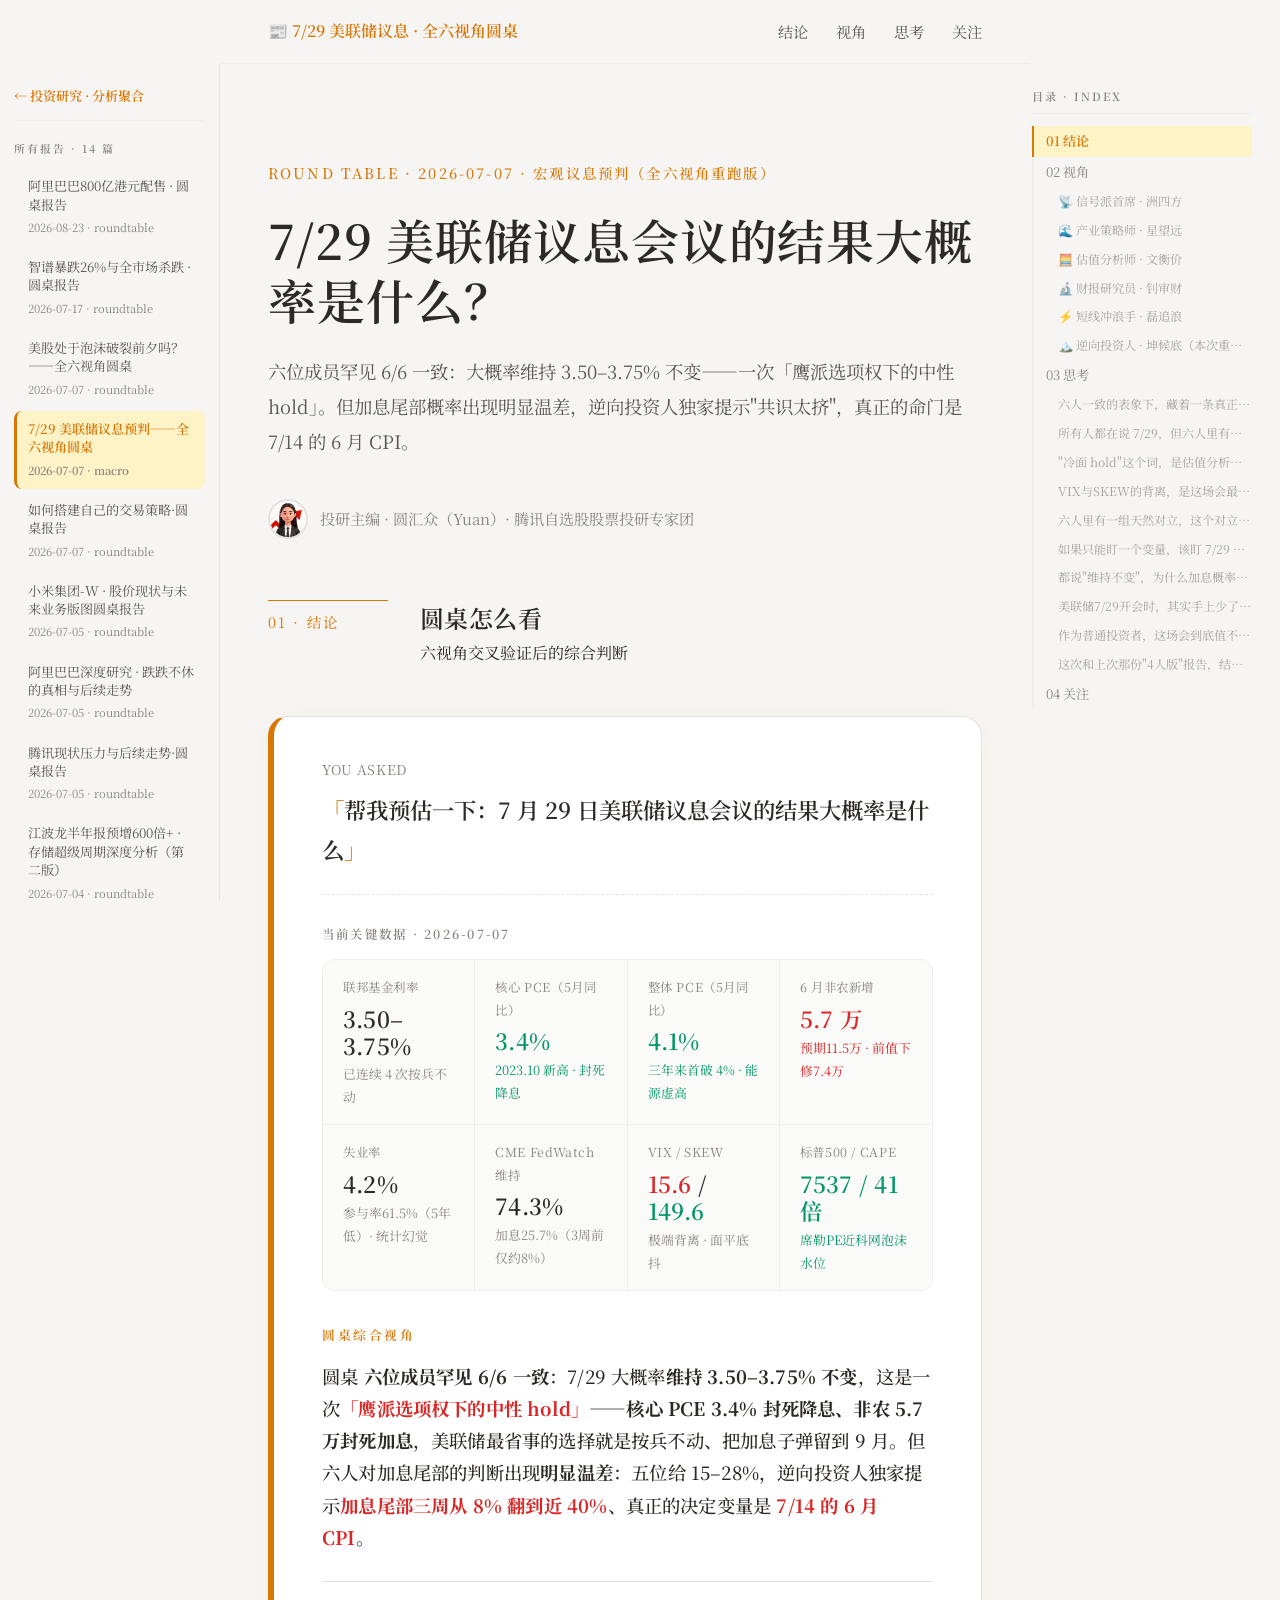
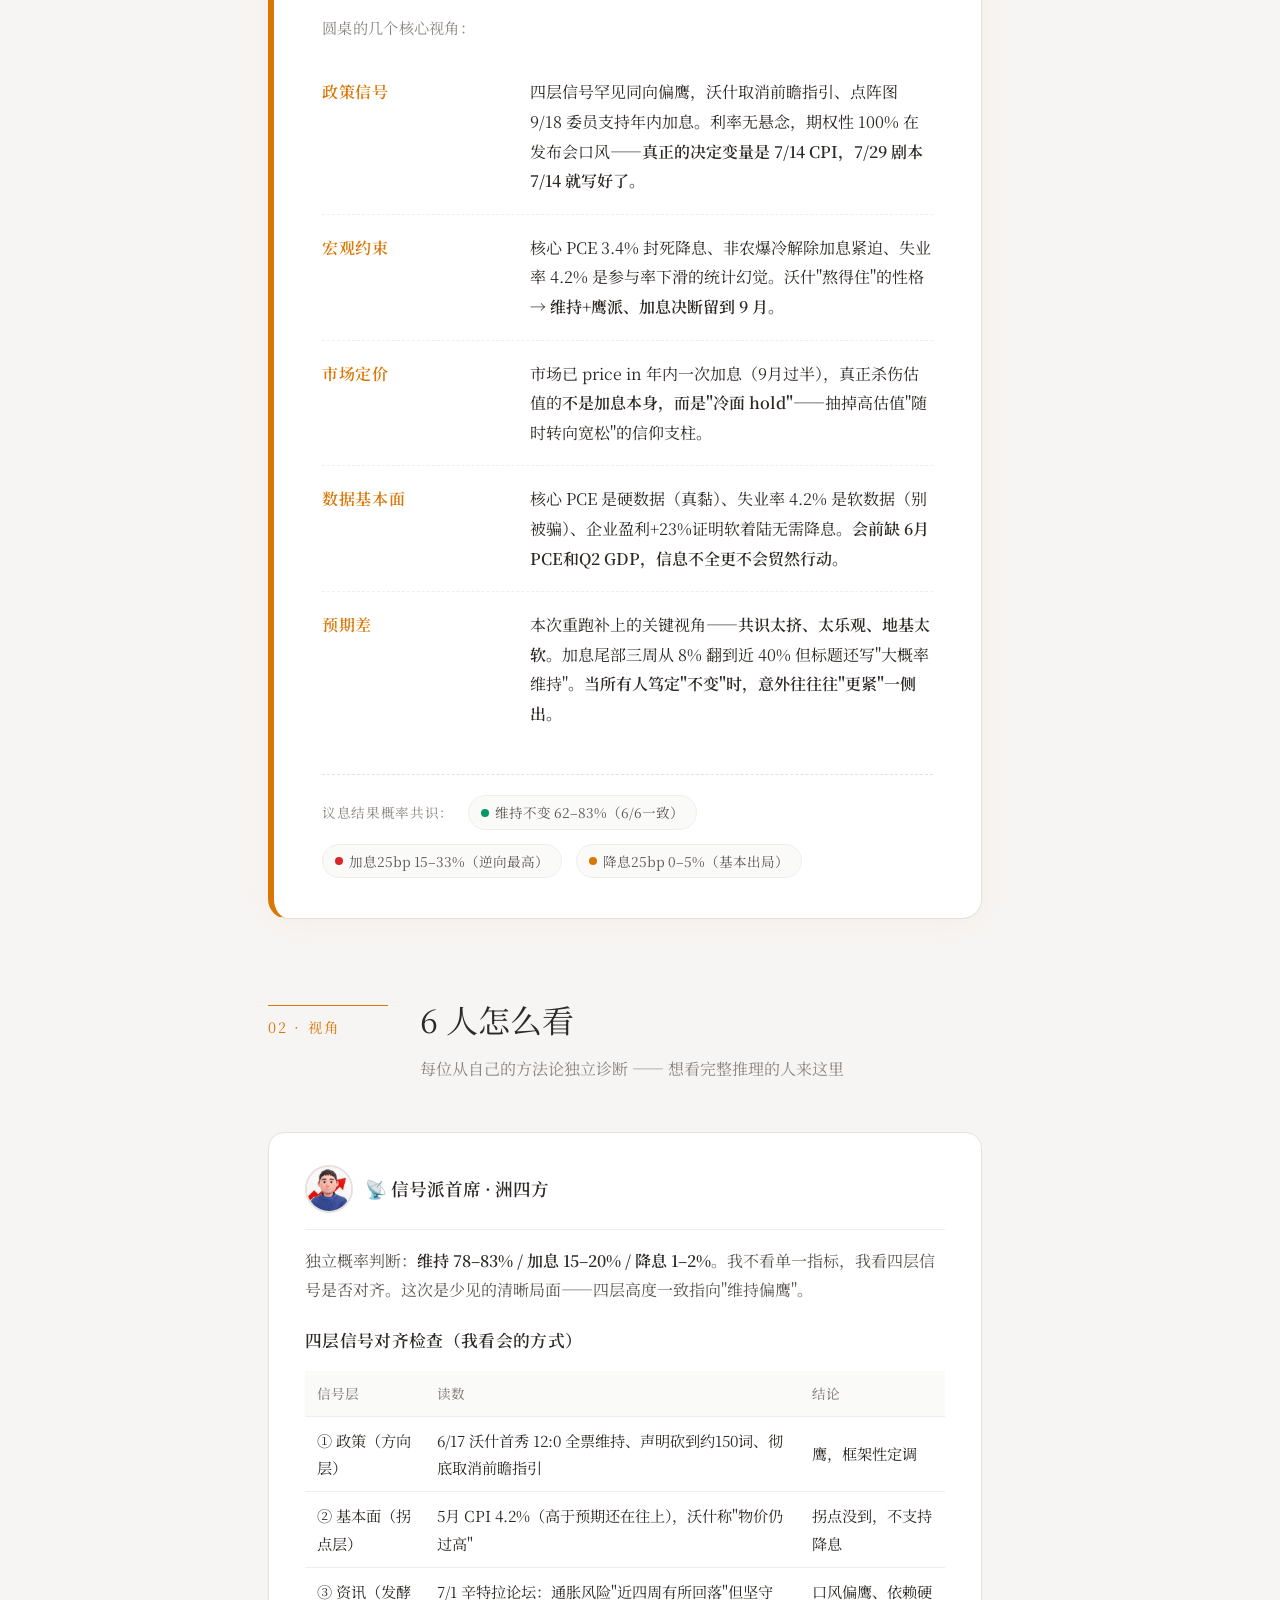
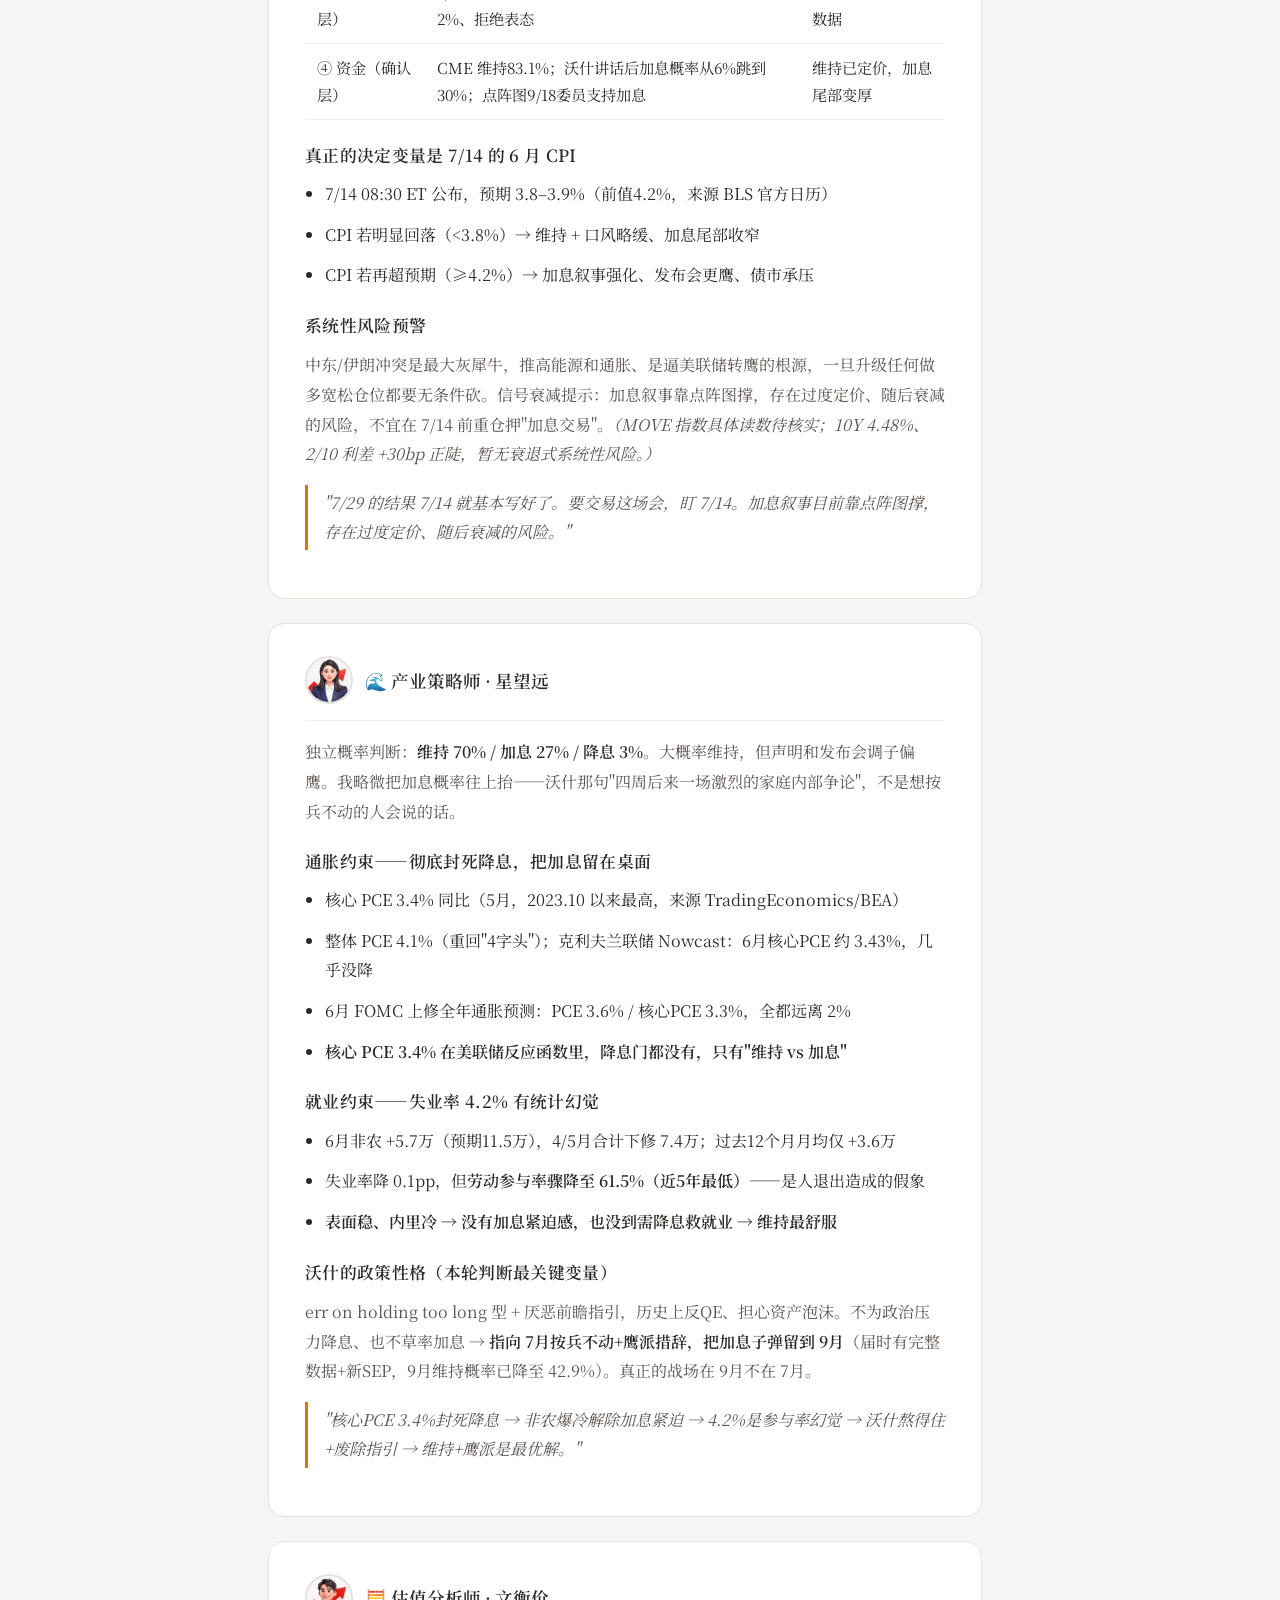
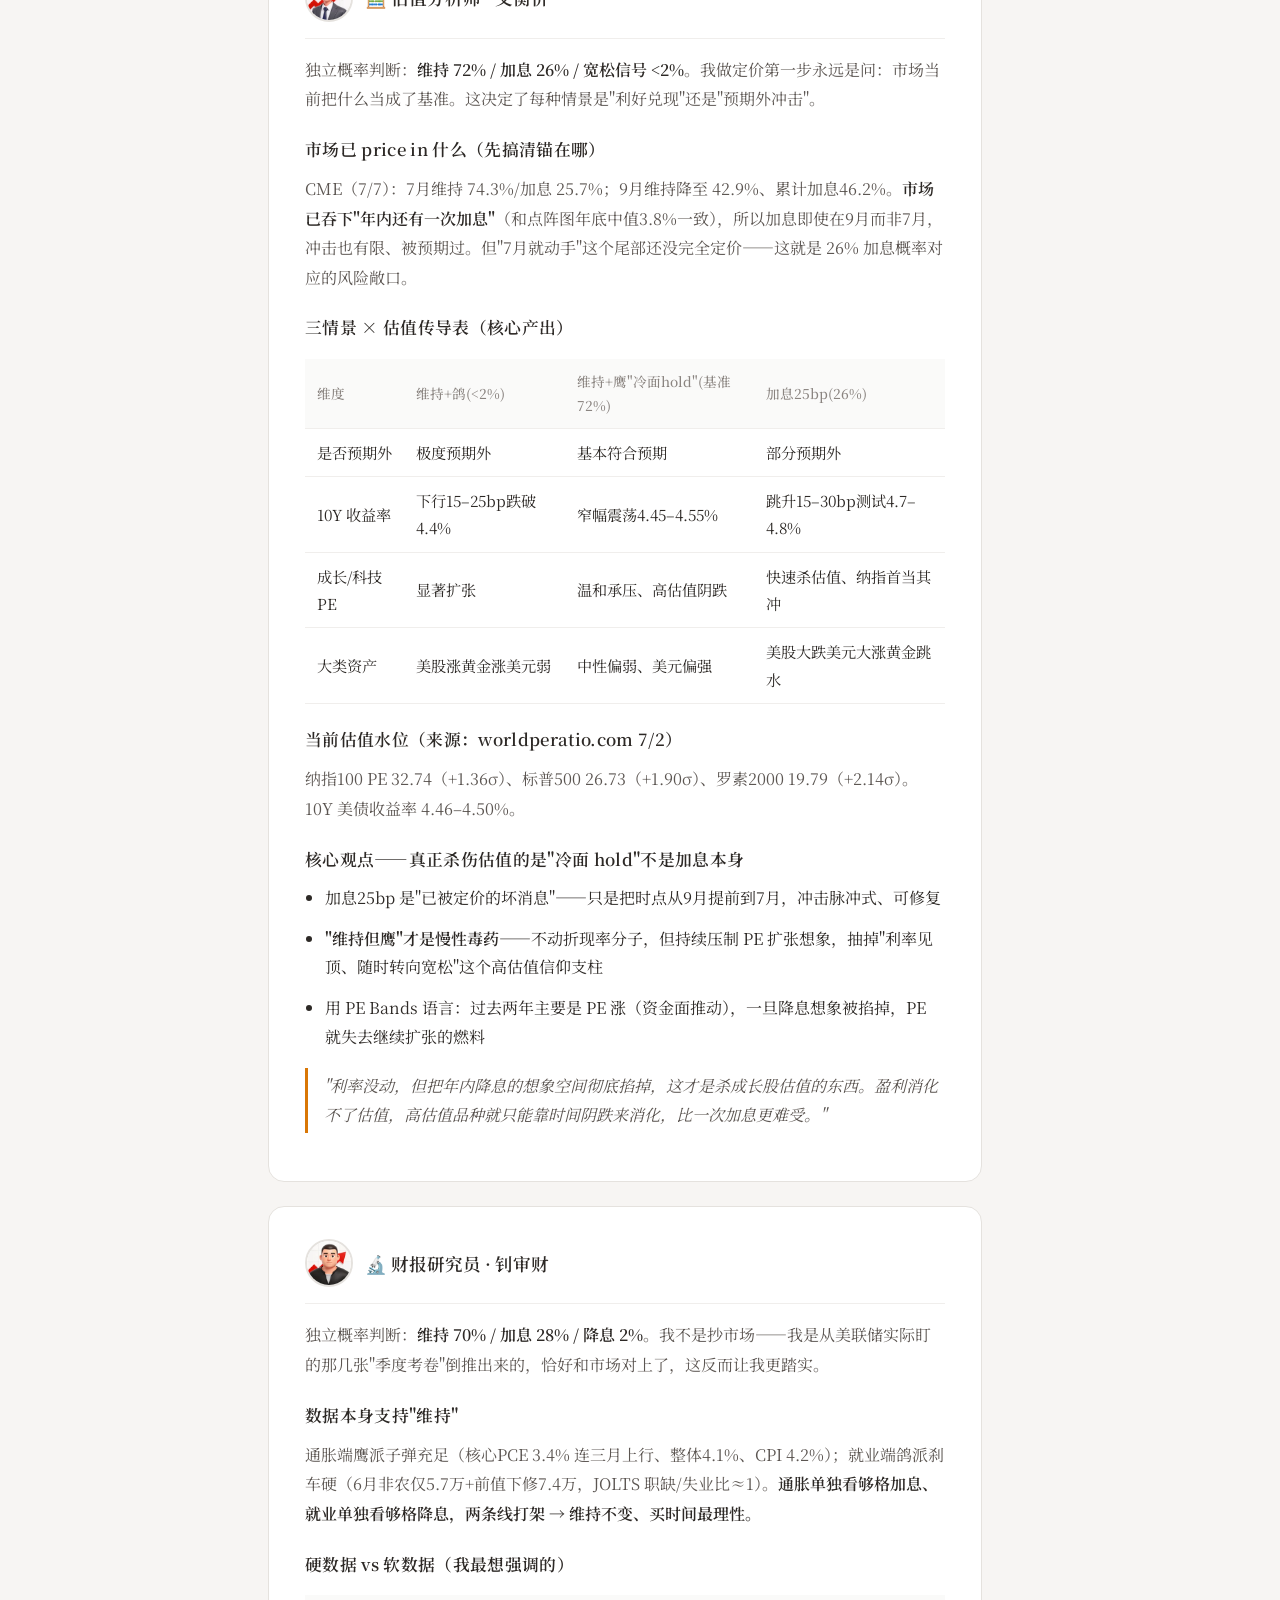
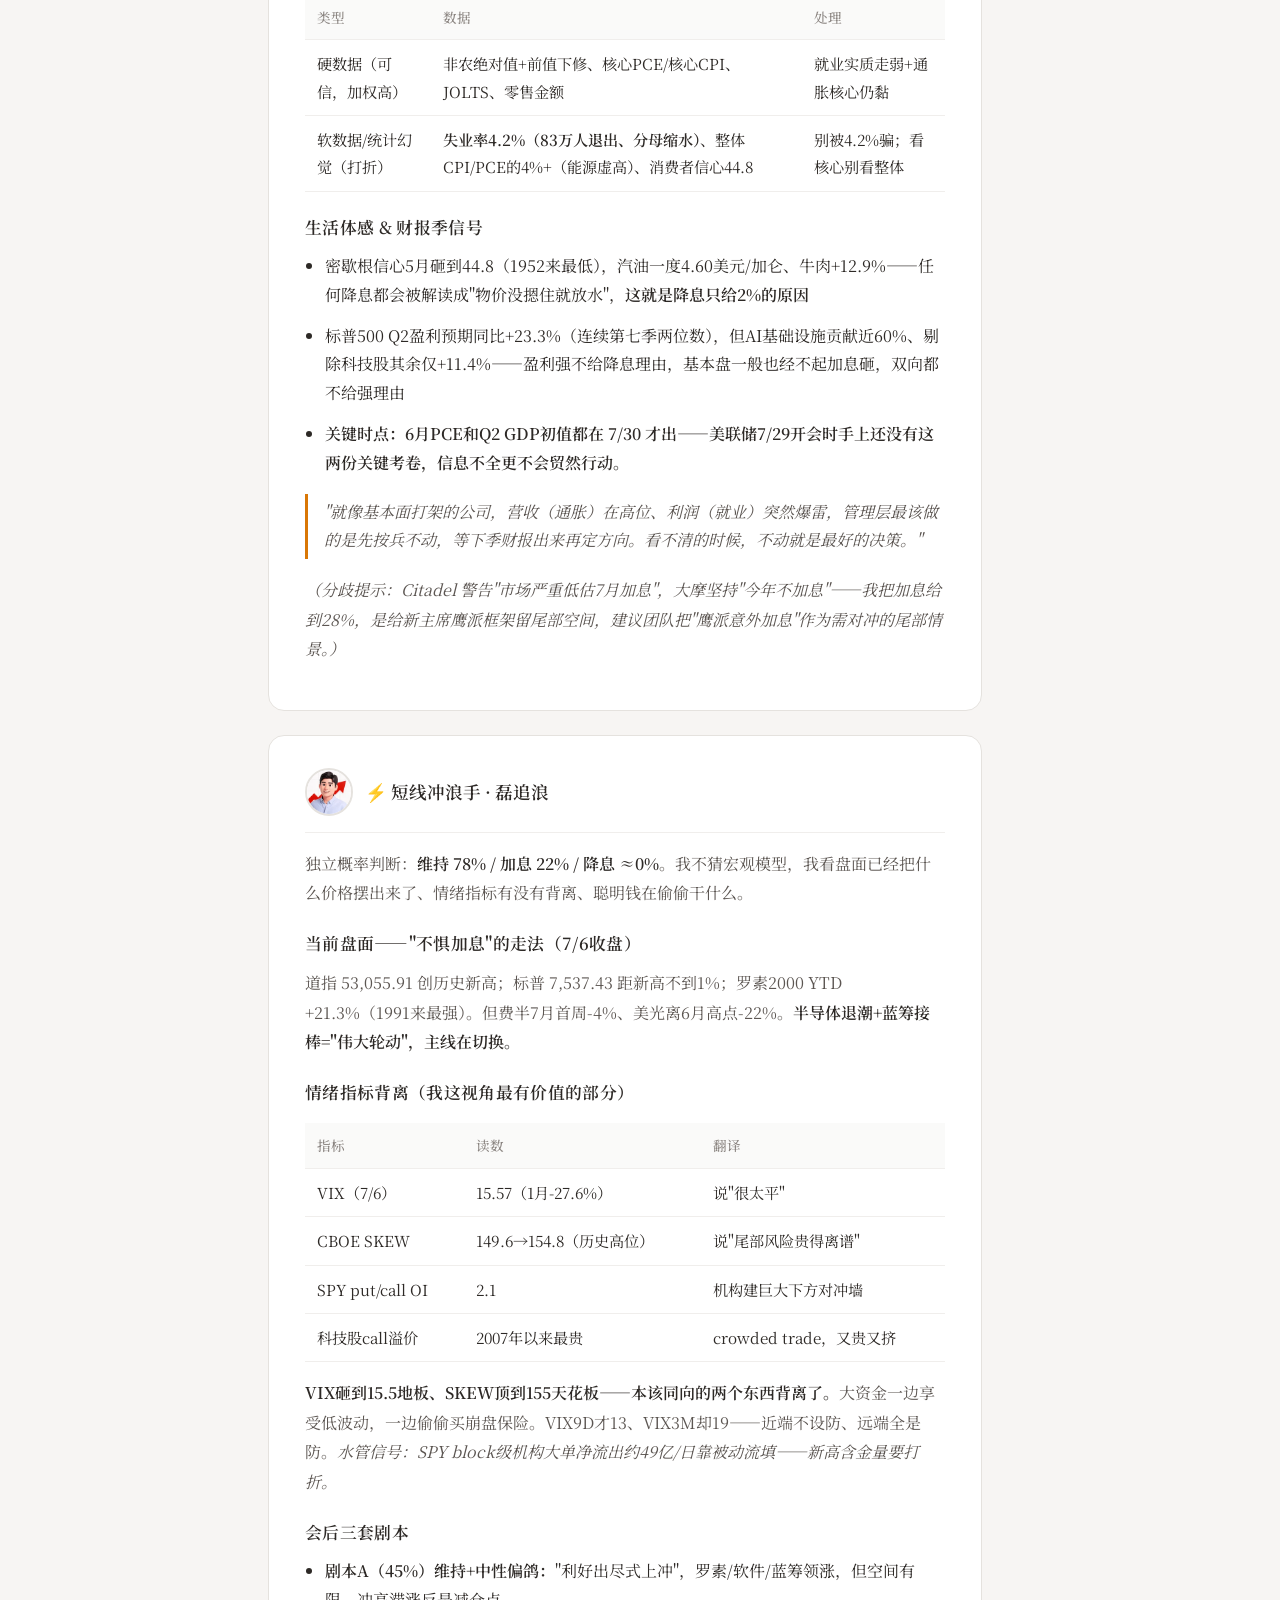
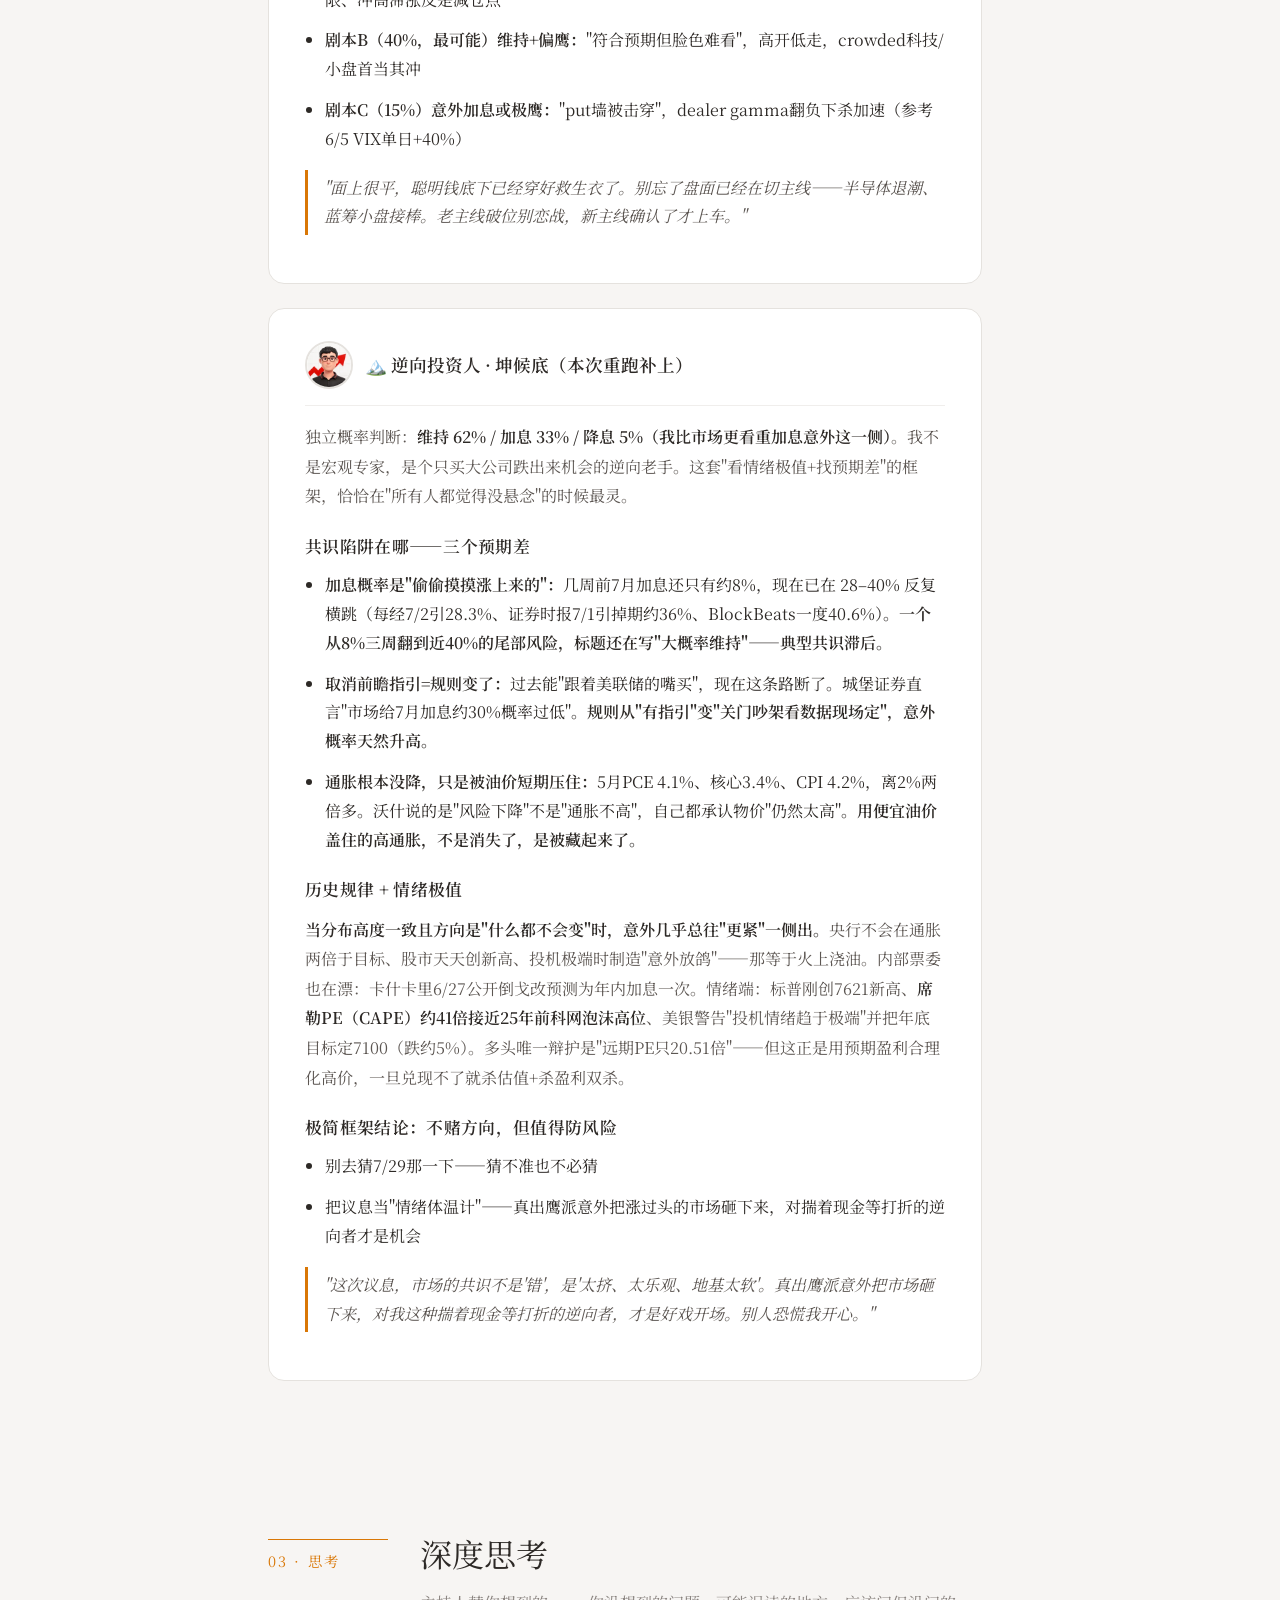
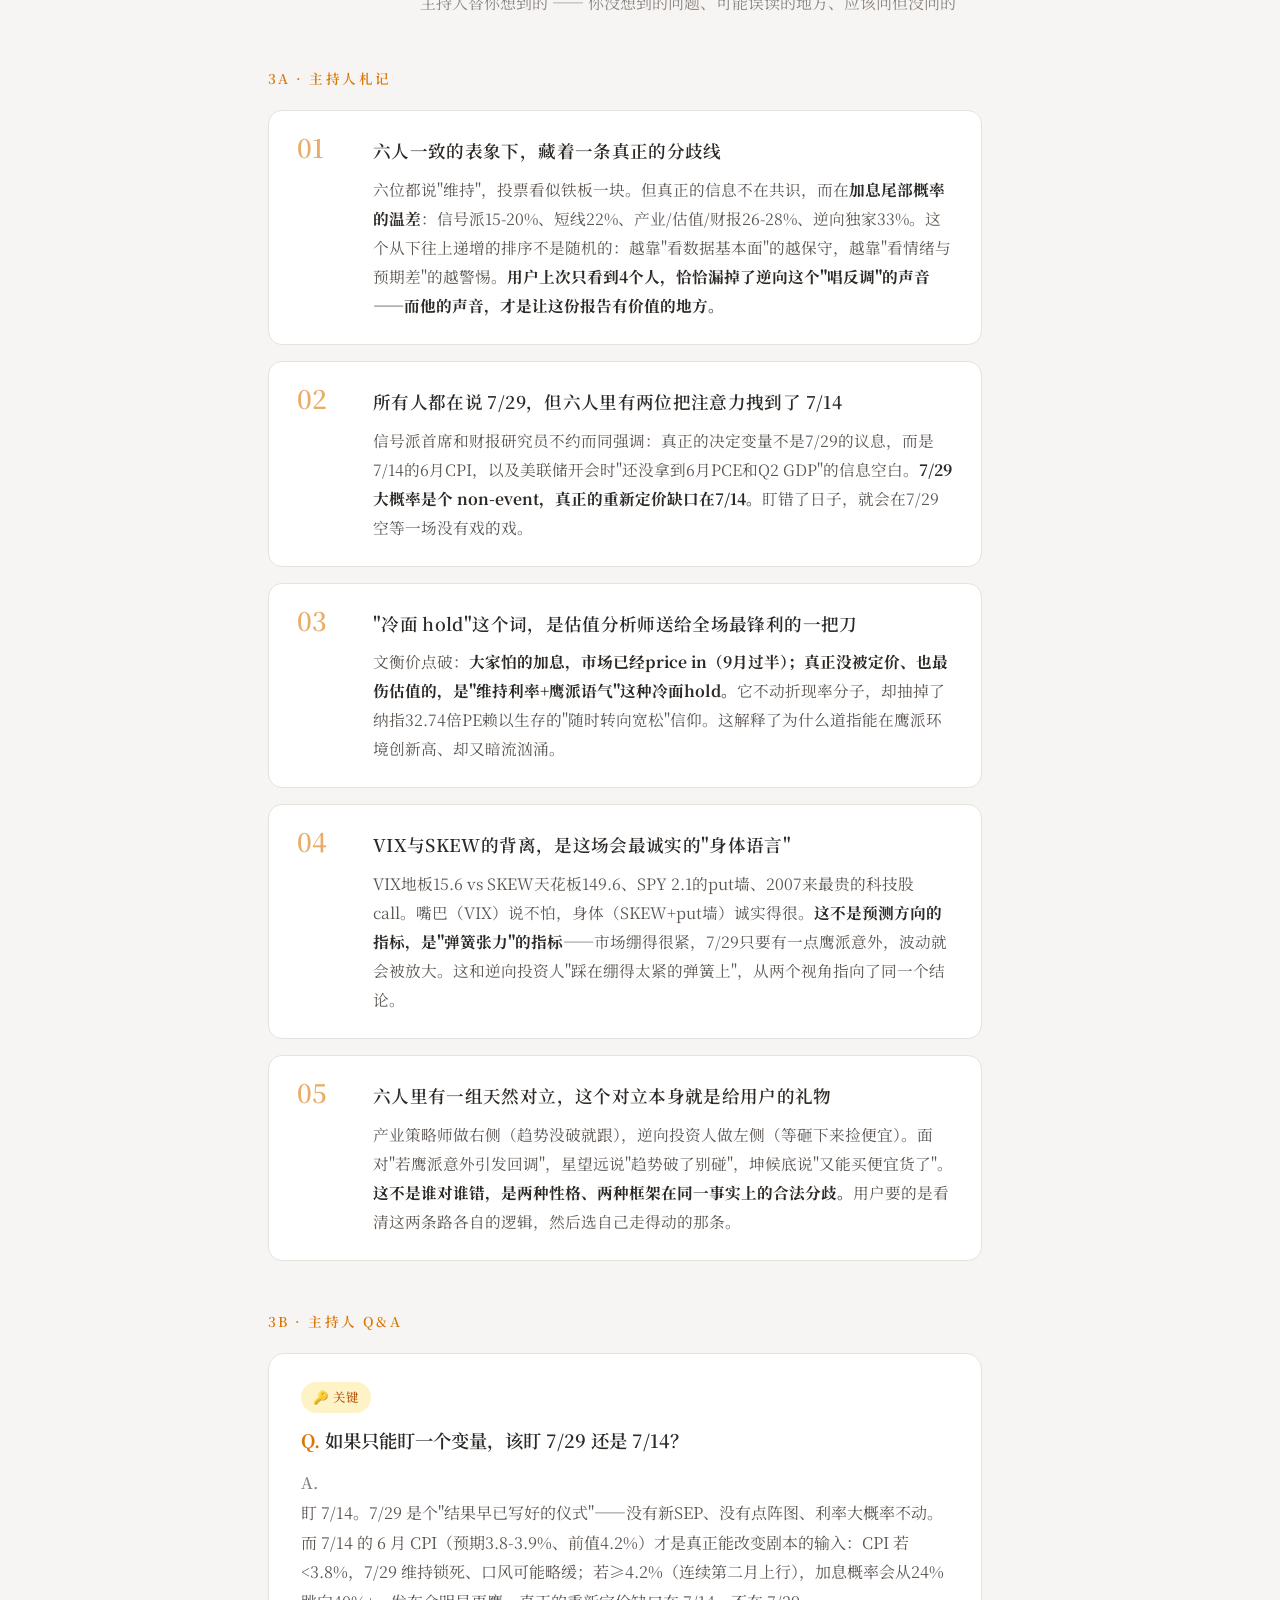
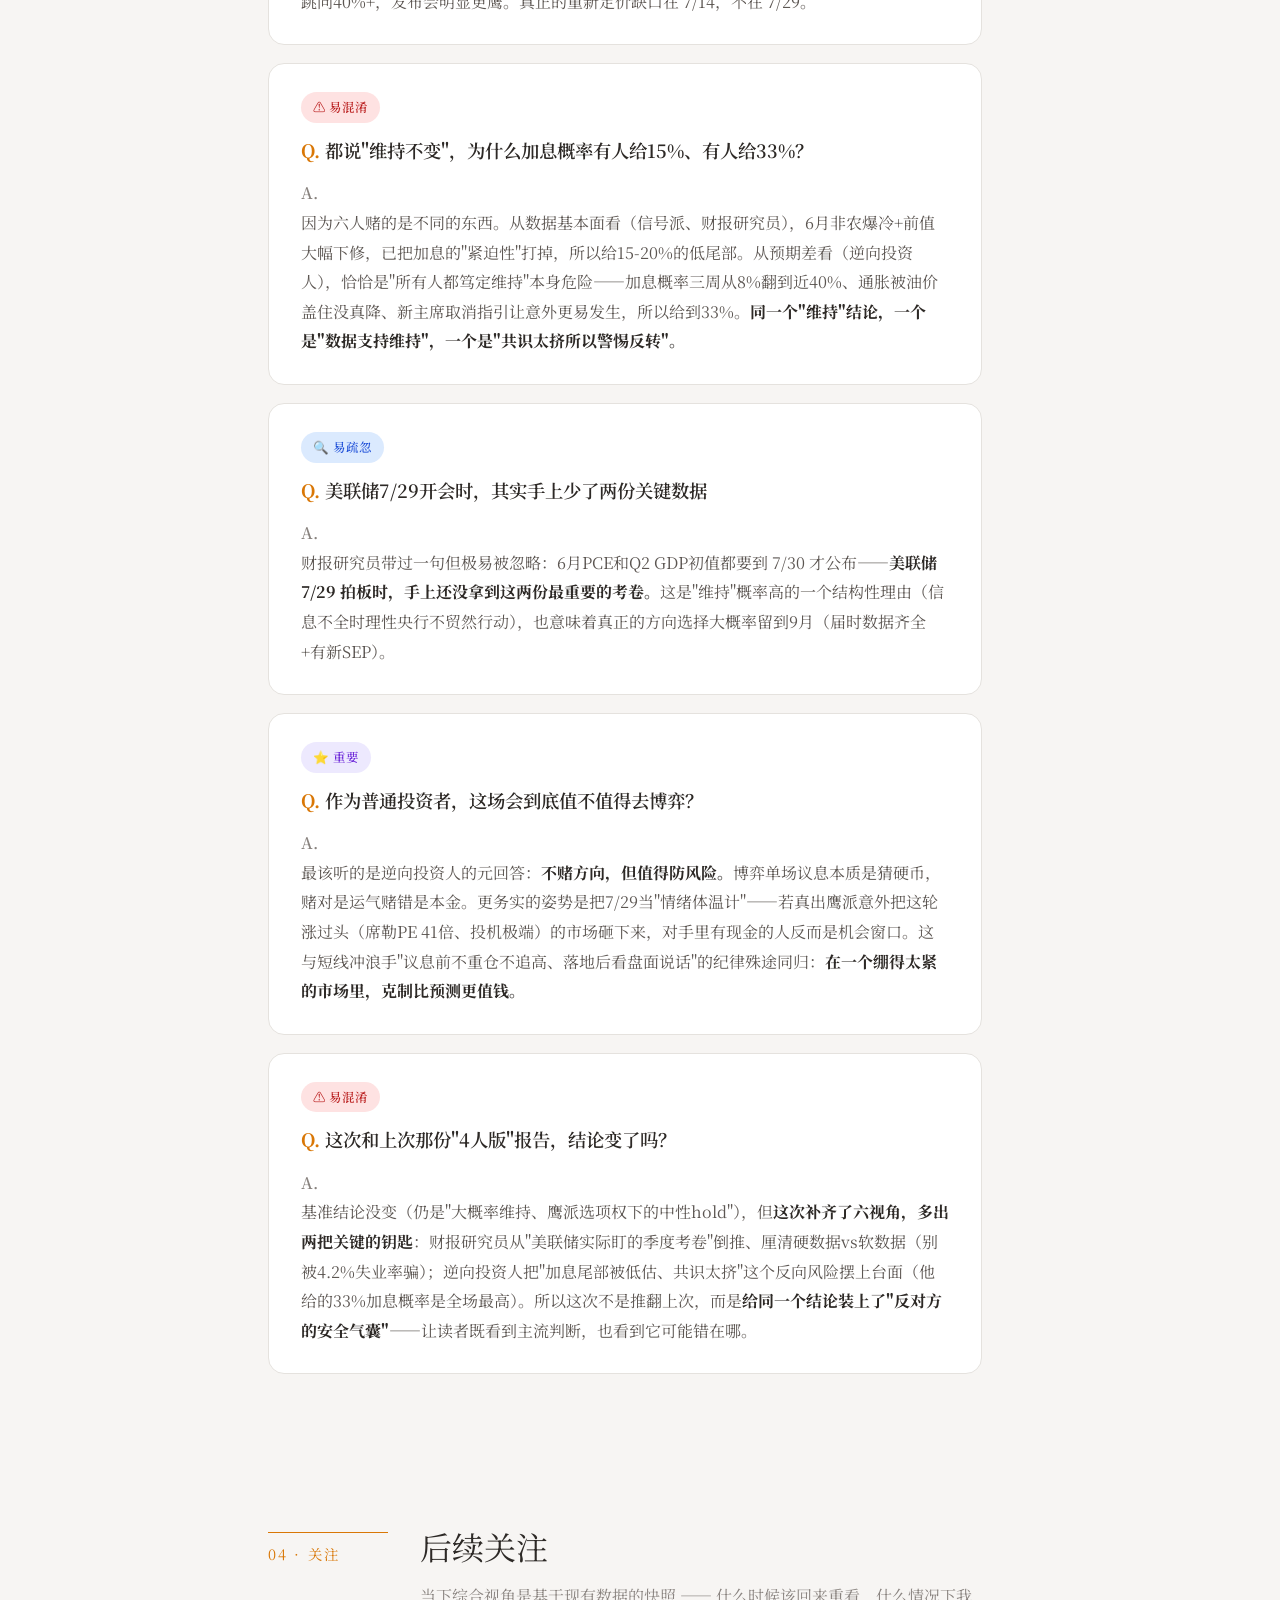
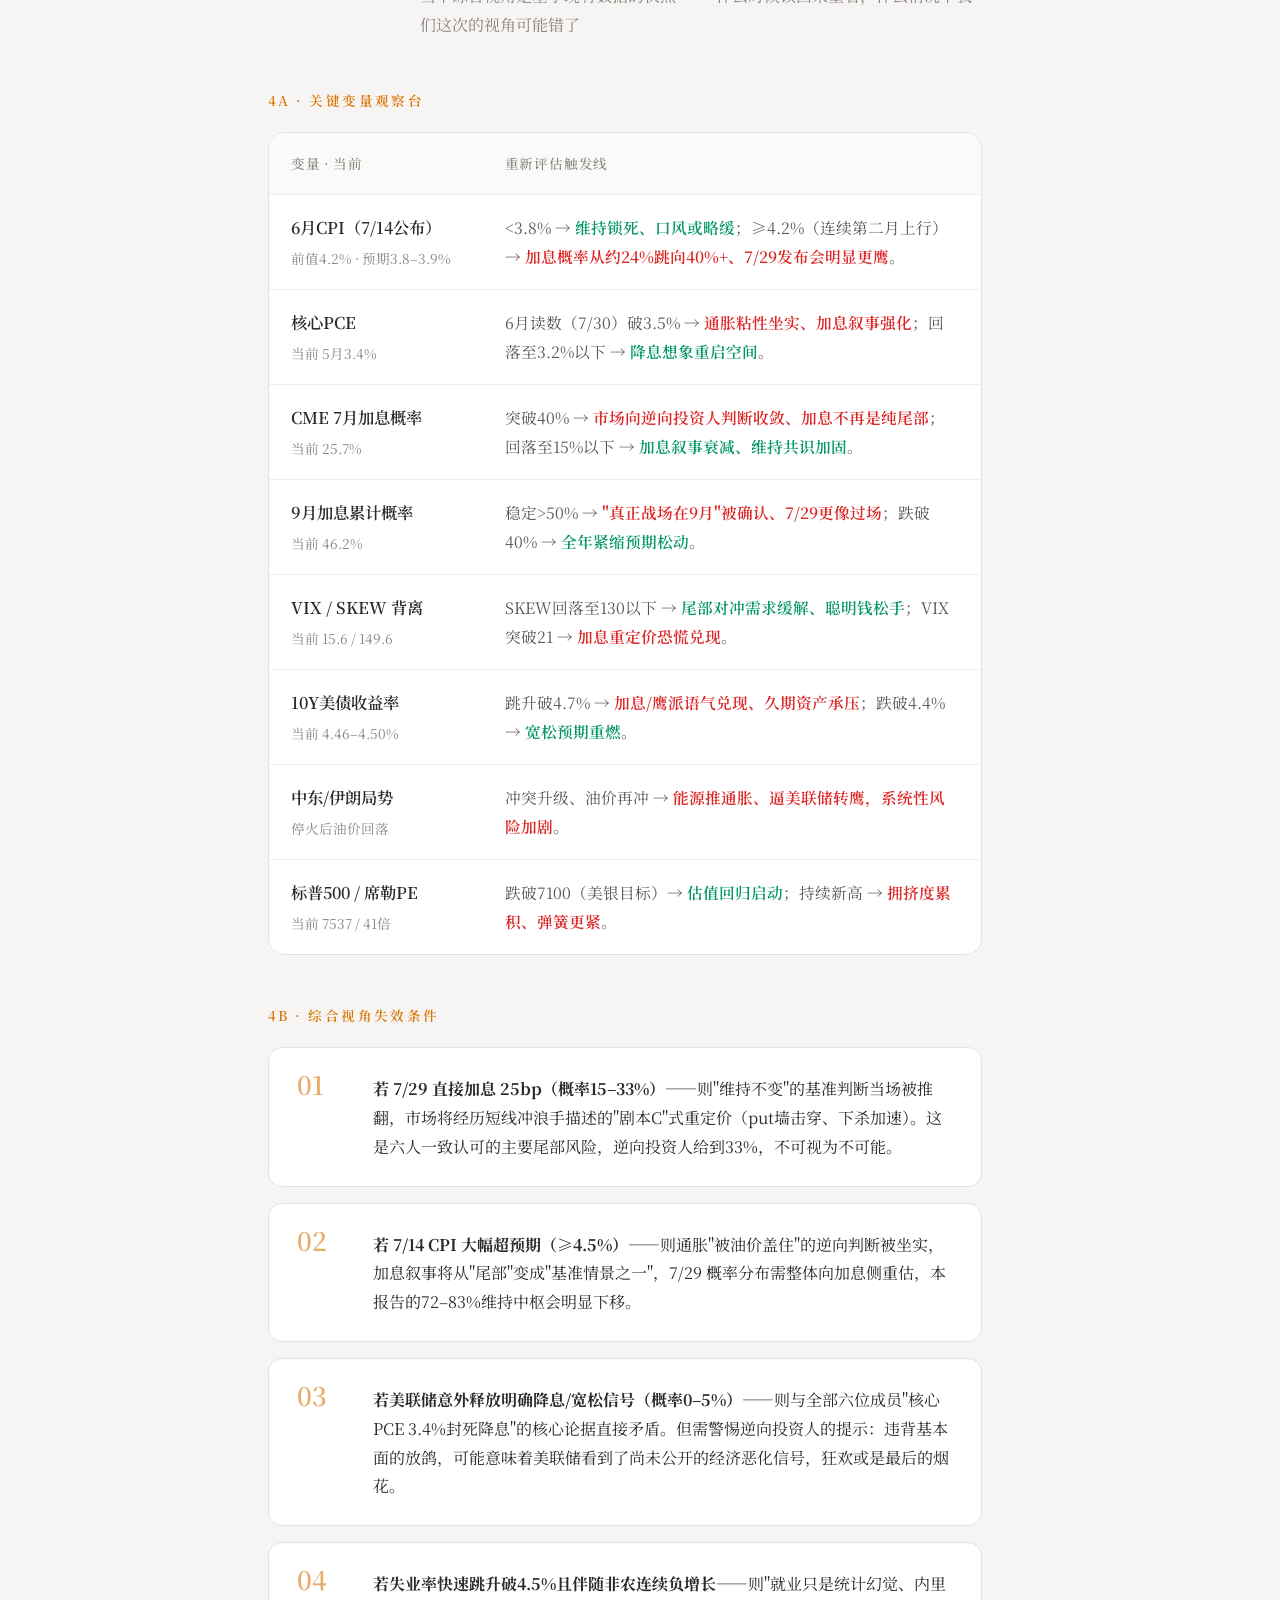
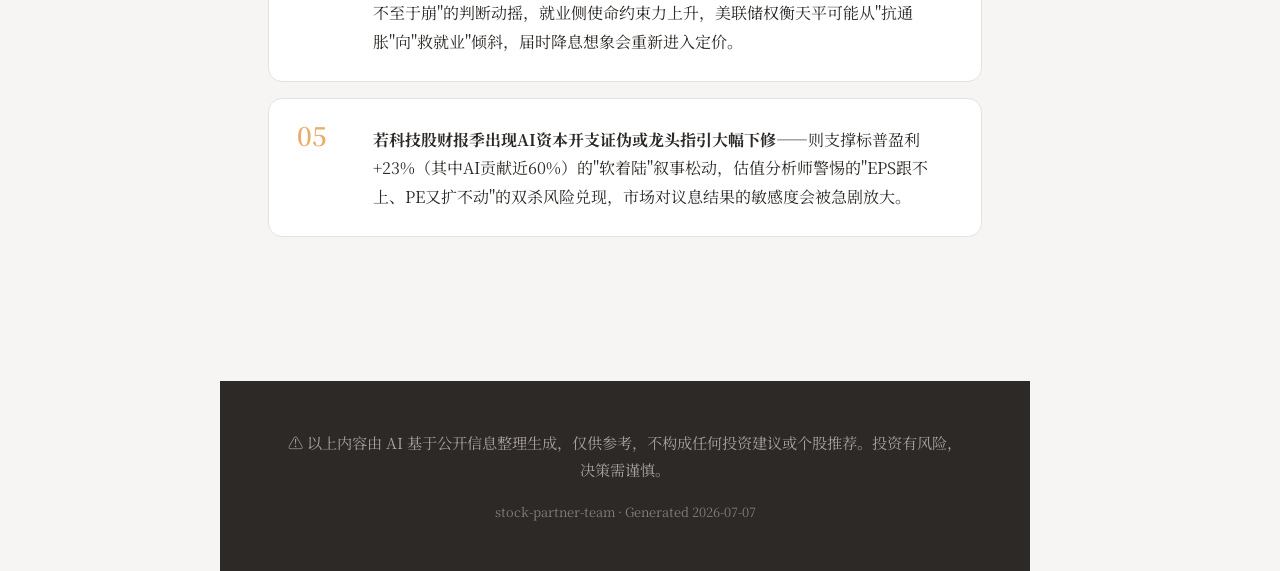
<file: pages/2026-07-07-美联储7月29议息预判.html>
<!DOCTYPE html>
<html lang="zh-CN">
<head>
<meta charset="UTF-8">
<meta name="viewport" content="width=device-width, initial-scale=1.0">
<title>7/29 美联储议息预判 · 全六视角圆桌</title>
<link href="https://fonts.googleapis.com/css2?family=Noto+Serif+SC:wght@400;500;600;700&display=swap" rel="stylesheet">
<style>
:root {
  --bg-primary: #F7F5F3; --bg-secondary: #FFFFFF; --bg-card: #FFFFFF;
  --bg-elevated: #FAFAF9; --bg-warm: #F5F2EE; --bg-dark: #2D2926;
  --text-primary: #2D2926; --text-secondary: #5C5652;
  --text-muted: #8A8480; --text-light: #A8A29E;
  --accent: #D97706; --accent-light: #FEF3C7; --accent-hover: #B45309;
  --border: #E5E2DE; --border-light: #F0EEEC;
  --red: #DC2626; --green: #059669; --gold: #D97706; --blue: #2563EB;
}
* { box-sizing: border-box; margin: 0; padding: 0; }
body {
  font-family: 'Noto Serif SC', 'Source Han Serif SC', 'Songti SC', Georgia, serif;
  background: var(--bg-primary); color: var(--text-primary);
  line-height: 1.8; font-size: 16px; -webkit-font-smoothing: antialiased;
}
h1, h2, h3, h4 { font-family: inherit; font-weight: 600; letter-spacing: 0.02em; }
a { color: var(--accent); text-decoration: none; }
a:hover { color: var(--accent-hover); }

.container { max-width: 1100px; margin: 0 auto; padding: 0 48px; }
.prose { max-width: 760px; margin: 0 auto; }
.prose p { font-size: 1.05rem; line-height: 1.9; margin-bottom: 20px; color: var(--text-primary); }
.section-head { max-width: 1100px; display: grid; grid-template-columns: 120px 1fr; gap: 32px; align-items: baseline; margin: 0 auto 48px; padding: 0 48px; }
.section-num { font-size: 0.9rem; color: var(--accent); letter-spacing: 0.15em; border-top: 1px solid var(--accent); padding-top: 8px; }
.section-title { font-size: 2rem; }
.section-lede { color: var(--text-muted); margin-top: 6px; font-size: 1rem; }
section { padding: 72px 0; }

/* ===== Nav ===== */
nav { position: sticky; top: 0; z-index: 100; height: 64px; display: flex; align-items: center; justify-content: space-between; padding: 0 48px; background: rgba(247,245,243,0.85); backdrop-filter: blur(12px); border-bottom: 1px solid var(--border-light); }
.nav-logo { font-weight: 600; font-size: 1rem; }
.nav-links { display: flex; gap: 28px; }
.nav-links a { color: var(--text-secondary); font-size: 0.95rem; }
.nav-links a:hover { color: var(--accent); }

/* ===== Hero ===== */
.hero { max-width: 1100px; margin: 0 auto; padding: 96px 48px 48px; }
.kicker { color: var(--accent); font-size: 0.9rem; letter-spacing: 0.15em; font-weight: 500; margin-bottom: 24px; }
.hero h1 { font-size: 3rem; line-height: 1.25; margin-bottom: 24px; max-width: 900px; }
.hero-dek { max-width: 760px; font-size: 1.15rem; color: var(--text-secondary); line-height: 1.9; margin-bottom: 40px; }
.host { display: inline-flex; align-items: center; gap: 12px; font-size: 0.95rem; color: var(--text-muted); }
.host img { width: 40px; height: 40px; border-radius: 50%; object-fit: cover; border: 2px solid var(--border); }

/* ===== Module 1 · Conclusion Card ===== */
.conclusion-wrap { max-width: 1100px; margin: 0 auto; padding: 0 48px; }
.conclusion-card {
  padding: 40px 48px;
  background: var(--bg-card); border: 1px solid var(--border);
  border-left: 6px solid var(--accent); border-radius: 20px;
  box-shadow: 0 4px 28px rgba(217, 119, 6, 0.06);
}
#conclusion { padding: 0; }
#conclusion .section-head { margin-bottom: 48px; }
.cc-question {
  font-size: 0.85rem; color: var(--text-muted); letter-spacing: 0.05em;
  margin-bottom: 8px; text-transform: uppercase;
}
.cc-question-text {
  font-size: 1.4rem; font-weight: 600; color: var(--text-primary);
  margin-bottom: 28px; padding-bottom: 24px; border-bottom: 1px dashed var(--border);
}
.cc-question-text::before { content: "「"; color: var(--accent); }
.cc-question-text::after { content: "」"; color: var(--accent); }

.cc-snapshot { margin-bottom: 32px; }
.cc-snapshot-label {
  font-size: 0.78rem; color: var(--text-muted); letter-spacing: 0.18em;
  font-weight: 600; margin-bottom: 14px; text-transform: uppercase;
}
.cc-snapshot-grid {
  display: grid; grid-template-columns: repeat(4, 1fr);
  background: var(--bg-elevated); border: 1px solid var(--border-light);
  border-radius: 12px; overflow: hidden;
}
.cc-snap-cell {
  padding: 16px 20px;
  border-right: 1px solid var(--border-light);
  border-bottom: 1px solid var(--border-light);
  background: var(--bg-elevated);
}
.cc-snap-cell:nth-child(4n) { border-right: none; }
.cc-snap-cell:nth-last-child(-n+4) { border-bottom: none; }
.cc-snap-cell-label {
  font-size: 0.78rem; color: var(--text-muted); letter-spacing: 0.05em;
  margin-bottom: 6px;
}
.cc-snap-cell-value {
  font-size: 1.4rem; font-weight: 600; color: var(--text-primary);
  font-variant-numeric: tabular-nums; line-height: 1.2;
  letter-spacing: 0.01em;
}
.cc-snap-cell-sub {
  font-size: 0.8rem; color: var(--text-muted); margin-top: 4px;
  font-variant-numeric: tabular-nums;
}
.cc-snap-up { color: var(--red); }
.cc-snap-down { color: var(--green); }

.cc-headline-label {
  font-size: 0.8rem; color: var(--accent); letter-spacing: 0.2em;
  font-weight: 600; margin-bottom: 14px; text-transform: uppercase;
}
.cc-headline {
  font-size: 1.15rem; font-weight: 500; color: var(--text-primary);
  letter-spacing: 0.01em; line-height: 1.75;
  margin-bottom: 32px; padding-bottom: 28px;
  border-bottom: 1px solid var(--border);
}
.cc-headline strong { font-weight: 700; color: var(--text-primary); }
.cc-headline em { font-style: normal; font-weight: 700; color: var(--red); }

.cc-actions-intro {
  font-size: 0.95rem; color: var(--text-muted); letter-spacing: 0.02em;
  margin-bottom: 18px;
}
.cc-actions {
  display: flex; flex-direction: column;
  margin-bottom: 28px;
}
.cc-action-row {
  display: grid; grid-template-columns: 180px 1fr;
  gap: 28px; padding: 18px 0; align-items: baseline;
  border-bottom: 1px dashed var(--border-light);
}
.cc-action-row:last-child { border-bottom: none; }
.cc-action-label {
  font-weight: 600; color: var(--accent); font-size: 1rem;
  letter-spacing: 0.04em;
}
.cc-action-detail {
  color: var(--text-primary); font-size: 1rem; line-height: 1.85;
}
.cc-action-detail strong { color: var(--text-primary); font-weight: 600; }

.cc-vote {
  display: flex; gap: 14px; flex-wrap: wrap; align-items: center;
  padding-top: 20px; border-top: 1px dashed var(--border);
}
.cc-vote-label { font-size: 0.85rem; color: var(--text-muted); letter-spacing: 0.05em; }
.cc-vote-tag {
  display: inline-flex; align-items: center; gap: 6px;
  font-size: 0.85rem; color: var(--text-secondary);
  padding: 4px 12px; background: var(--bg-elevated); border-radius: 999px;
  border: 1px solid var(--border-light);
}
.cc-vote-tag .dot { width: 8px; height: 8px; border-radius: 50%; }

/* ===== Module 2 · Voice Card ===== */
.voice-stack { max-width: 1100px; margin: 0 auto; padding: 0 48px; display: flex; flex-direction: column; gap: 24px; }
.voice-card { background: var(--bg-card); border: 1px solid var(--border); border-radius: 16px; padding: 32px 36px; min-width: 0; }
.voice-head { display: flex; align-items: center; gap: 12px; padding-bottom: 16px; margin-bottom: 16px; border-bottom: 1px solid var(--border-light); }
.voice-head img { width: 48px; height: 48px; border-radius: 50%; object-fit: cover; border: 2px solid var(--border); }
.voice-name { font-weight: 600; font-size: 1.1rem; flex: 1; }
.voice-card ol, .voice-card ul { padding-left: 20px; }
.voice-card li { margin-bottom: 12px; line-height: 1.8; }
.voice-card strong { color: var(--text-primary); font-weight: 600; }
.voice-card h4 { margin: 20px 0 10px; font-size: 1.05rem; color: var(--text-primary); }
.voice-card p { margin-bottom: 14px; line-height: 1.85; color: var(--text-secondary); }
.voice-card table { width: 100%; border-collapse: collapse; font-variant-numeric: tabular-nums; font-size: 0.95rem; margin: 16px 0; }
.voice-card th, .voice-card td { padding: 10px 12px; text-align: left; border-bottom: 1px solid var(--border-light); }
.voice-card th { color: var(--text-muted); font-weight: 500; background: var(--bg-elevated); font-size: 0.85rem; }
.voice-card .table-scroll { overflow-x: auto; margin: 16px 0; }
.voice-card .pull-quote { border-left: 3px solid var(--accent); padding: 4px 0 4px 16px; margin: 16px 0; color: var(--text-secondary); font-style: italic; }

/* ===== Module 3a · Notes List（主持人札记） ===== */
.notes-stack { max-width: 1100px; margin: 0 auto; padding: 0 48px; display: flex; flex-direction: column; gap: 16px; }
.note-item { background: var(--bg-card); border: 1px solid var(--border); border-radius: 14px; padding: 24px 28px; display: grid; grid-template-columns: 56px 1fr; gap: 20px; align-items: baseline; }
.note-num { font-size: 1.6rem; font-weight: 600; color: var(--accent); font-variant-numeric: tabular-nums; line-height: 1; opacity: 0.6; }
.note-body h4 { font-size: 1.1rem; margin-bottom: 8px; color: var(--text-primary); }
.note-body p { font-size: 0.98rem; line-height: 1.85; color: var(--text-secondary); margin: 0 0 12px; }
.note-body p:last-child { margin-bottom: 0; }
.note-body p strong { color: var(--text-primary); }

/* ===== Module 3b · Q&A Card（主持人 Q&A） ===== */
.qa-stack { max-width: 1100px; margin: 0 auto; padding: 0 48px; display: flex; flex-direction: column; gap: 18px; }
.qa-card { background: var(--bg-card); border: 1px solid var(--border); border-radius: 16px; padding: 28px 32px; }
.qa-tag { display: inline-flex; align-items: center; gap: 6px; font-size: 0.78rem; letter-spacing: 0.06em; padding: 4px 12px; border-radius: 999px; background: var(--bg-warm); color: var(--text-secondary); margin-bottom: 14px; font-weight: 500; }
.qa-tag.tag-key { background: #FEF3C7; color: #B45309; }
.qa-tag.tag-confuse { background: #FEE2E2; color: #B91C1C; }
.qa-tag.tag-miss { background: #DBEAFE; color: #1D4ED8; }
.qa-tag.tag-meta { background: #EDE9FE; color: #6D28D9; }
.qa-question { font-size: 1.15rem; font-weight: 600; color: var(--text-primary); margin-bottom: 14px; line-height: 1.5; }
.qa-question::before { content: "Q. "; color: var(--accent); font-weight: 700; }
.qa-answer { color: var(--text-secondary); font-size: 1rem; line-height: 1.85; }
.qa-answer::before { content: "A. "; color: var(--text-muted); font-weight: 600; margin-right: 4px; }
.qa-answer p { margin-bottom: 12px; }
.qa-answer p:last-child { margin-bottom: 0; }
.qa-answer strong { color: var(--text-primary); }

/* ===== Module 4 · Trigger Table（关键变量触发表） ===== */
.trigger-wrap { max-width: 1100px; margin: 0 auto; padding: 0 48px; }
.trigger-table { width: 100%; border-collapse: separate; border-spacing: 0; background: var(--bg-card); border: 1px solid var(--border); border-radius: 16px; overflow: hidden; font-variant-numeric: tabular-nums; }
.trigger-table th, .trigger-table td { padding: 18px 22px; text-align: left; border-bottom: 1px solid var(--border-light); vertical-align: top; }
.trigger-table tr:last-child td { border-bottom: none; }
.trigger-table th { background: var(--bg-elevated); color: var(--text-muted); font-size: 0.85rem; font-weight: 500; letter-spacing: 0.06em; text-transform: uppercase; }
.trigger-var { font-weight: 600; color: var(--text-primary); font-size: 1.02rem; min-width: 200px; }
.trigger-var .now { display: block; font-weight: 400; color: var(--text-muted); font-size: 0.85rem; margin-top: 4px; letter-spacing: 0; text-transform: none; }
.trigger-action { color: var(--text-secondary); font-size: 0.98rem; line-height: 1.85; }
.trigger-action strong { color: var(--text-primary); font-weight: 600; }
.trigger-action .up { color: var(--red); font-weight: 600; }
.trigger-action .down { color: var(--green); font-weight: 600; }

/* ===== Sub-section divider（用于 Module 3 内部 3a / 3b 分隔） ===== */
.subsection-label { max-width: 1100px; margin: 48px auto 20px; padding: 0 48px; font-size: 0.85rem; color: var(--accent); letter-spacing: 0.18em; text-transform: uppercase; font-weight: 600; }
.subsection-label:first-of-type { margin-top: 0; }

/* ===== Passage Card（兜底承接：4 模块外的非标内容） ===== */
.passage-card { background: var(--bg-card); border: 1px solid var(--border); border-radius: 16px; padding: 36px 40px; max-width: 1100px; margin: 0 auto 24px; }
.passage-card h3 { font-size: 1.3rem; margin-bottom: 16px; color: var(--text-primary); }
.passage-card h4 { font-size: 1.05rem; margin: 24px 0 10px; color: var(--text-primary); }
.passage-card p { font-size: 1rem; line-height: 1.9; margin-bottom: 16px; color: var(--text-secondary); }
.passage-card ul, .passage-card ol { padding-left: 22px; margin-bottom: 16px; }
.passage-card li { margin-bottom: 8px; line-height: 1.85; color: var(--text-secondary); }
.passage-card strong { color: var(--text-primary); font-weight: 600; }
.passage-card table { width: 100%; border-collapse: collapse; font-variant-numeric: tabular-nums; font-size: 0.95rem; margin: 16px 0 24px; }
.passage-card th, .passage-card td { padding: 12px 14px; text-align: left; border-bottom: 1px solid var(--border-light); vertical-align: top; }
.passage-card th { color: var(--text-muted); font-weight: 500; background: var(--bg-elevated); letter-spacing: 0.04em; font-size: 0.85rem; }

/* ===== Right TOC Sidebar ===== */
.toc-sidebar {
  position: fixed; right: 28px; top: 88px;
  width: 220px; max-height: calc(100vh - 120px); overflow-y: auto;
  font-size: 0.82rem; line-height: 1.55; z-index: 50;
  scrollbar-width: thin; scrollbar-color: var(--border) transparent;
}
.toc-sidebar::-webkit-scrollbar { width: 4px; }
.toc-sidebar::-webkit-scrollbar-thumb { background: var(--border); border-radius: 2px; }
.toc-sidebar::before {
  content: "目录 · INDEX"; display: block;
  font-size: 0.7rem; letter-spacing: 0.18em; color: var(--text-muted);
  font-weight: 600; text-transform: uppercase;
  margin-bottom: 12px; padding-bottom: 8px; border-bottom: 1px solid var(--border-light);
}
.toc-item {
  display: block; padding: 5px 0 5px 12px;
  color: var(--text-muted); border-left: 2px solid var(--border-light);
  transition: all 0.2s; cursor: pointer; text-decoration: none;
  white-space: nowrap; overflow: hidden; text-overflow: ellipsis;
}
.toc-item:hover { color: var(--accent); border-left-color: var(--accent); }
.toc-item.active { color: var(--accent); border-left-color: var(--accent); font-weight: 600; background: var(--accent-light); border-radius: 0 4px 4px 0; }
.toc-item.toc-sub { padding-left: 24px; font-size: 0.76rem; color: var(--text-light); }
.toc-item.toc-sub.active { color: var(--accent); background: transparent; }

/* ===== Footer ===== */
footer { background: var(--bg-dark); color: var(--text-light); padding: 48px; text-align: center; margin-top: 72px; }
footer p { max-width: 680px; margin: 0 auto; font-size: 0.95rem; }
.footer-sub { margin-top: 16px; font-size: 0.8rem; color: var(--text-light); opacity: 0.7; }

/* ===== Responsive ===== */
@media (max-width: 900px) {
  .container, .voice-stack, .qa-stack, .trigger-wrap, .notes-stack, .subsection-label, .conclusion-wrap { padding-left: 24px; padding-right: 24px; }
  .hero { padding-left: 24px; padding-right: 24px; }
  .conclusion-card { padding: 28px 24px; }
  .cc-headline { font-size: 1.05rem; line-height: 1.7; }
  .cc-action-row { grid-template-columns: 1fr; gap: 6px; }
  .cc-snapshot-grid { grid-template-columns: repeat(2, 1fr); }
  .cc-snap-cell:nth-child(4n) { border-right: 1px solid var(--border-light); }
  .cc-snap-cell:nth-child(2n) { border-right: none; }
  .cc-snap-cell:nth-last-child(-n+4) { border-bottom: 1px solid var(--border-light); }
  .cc-snap-cell:nth-last-child(-n+2) { border-bottom: none; }
  .hero h1 { font-size: 2.2rem; }
  nav { padding: 0 24px; }
  .nav-links { display: none; }
  .voice-card, .passage-card { padding: 24px; }
  .qa-card { padding: 22px; }
  .trigger-table th, .trigger-table td { padding: 14px 14px; }
  .note-item { padding: 20px; grid-template-columns: 1fr; gap: 8px; }
  .section-head { padding: 0 24px; }
}
@media (max-width: 1200px) { .toc-sidebar { display: none; } }
</style>
</head>
<body>

<aside class="toc-sidebar" id="tocSidebar"></aside>

<nav>
  <a class="nav-logo">📰 7/29 美联储议息 · 全六视角圆桌</a>
  <div class="nav-links">
    <a href="#conclusion">结论</a>
    <a href="#voices">视角</a>
    <a href="#thinking">思考</a>
    <a href="#watch">关注</a>
  </div>
</nav>

<section class="hero">
  <div class="kicker">ROUND TABLE · 2026-07-07 · 宏观议息预判（全六视角重跑版）</div>
  <h1>7/29 美联储议息会议的结果大概率是什么？</h1>
  <div class="hero-dek">六位成员罕见 6/6 一致：大概率维持 3.50–3.75% 不变——一次「鹰派选项权下的中性 hold」。但加息尾部概率出现明显温差，逆向投资人独家提示"共识太挤"，真正的命门是 7/14 的 6 月 CPI。</div>
  <div class="host">
    <img src="[data-uri]" alt="投研主编">
    <span>投研主编 · 圆汇众（Yuan）· 腾讯自选股股票投研专家团</span>
  </div>
</section>

<!-- ========== Module 1 · 结论 ========== -->
<section id="conclusion">
  <div class="section-head">
    <div class="section-num">01 · 结论</div>
    <div><h2>圆桌怎么看</h2><p class="section-dek">六视角交叉验证后的综合判断</p></div>
  </div>
  <div class="conclusion-wrap">
    <div class="conclusion-card">

      <div class="cc-question">YOU ASKED</div>
      <div class="cc-question-text">帮我预估一下：7 月 29 日美联储议息会议的结果大概率是什么</div>

      <div class="cc-snapshot">
        <div class="cc-snapshot-label">当前关键数据 · 2026-07-07</div>
        <div class="cc-snapshot-grid">
          <div class="cc-snap-cell">
            <div class="cc-snap-cell-label">联邦基金利率</div>
            <div class="cc-snap-cell-value">3.50–3.75%</div>
            <div class="cc-snap-cell-sub">已连续 4 次按兵不动</div>
          </div>
          <div class="cc-snap-cell">
            <div class="cc-snap-cell-label">核心 PCE（5月同比）</div>
            <div class="cc-snap-cell-value cc-snap-down">3.4%</div>
            <div class="cc-snap-cell-sub cc-snap-down">2023.10 新高 · 封死降息</div>
          </div>
          <div class="cc-snap-cell">
            <div class="cc-snap-cell-label">整体 PCE（5月同比）</div>
            <div class="cc-snap-cell-value cc-snap-down">4.1%</div>
            <div class="cc-snap-cell-sub cc-snap-down">三年来首破 4% · 能源虚高</div>
          </div>
          <div class="cc-snap-cell">
            <div class="cc-snap-cell-label">6 月非农新增</div>
            <div class="cc-snap-cell-value cc-snap-up">5.7 万</div>
            <div class="cc-snap-cell-sub cc-snap-up">预期11.5万 · 前值下修7.4万</div>
          </div>
          <div class="cc-snap-cell">
            <div class="cc-snap-cell-label">失业率</div>
            <div class="cc-snap-cell-value">4.2%</div>
            <div class="cc-snap-cell-sub">参与率61.5%（5年低）· 统计幻觉</div>
          </div>
          <div class="cc-snap-cell">
            <div class="cc-snap-cell-label">CME FedWatch 维持</div>
            <div class="cc-snap-cell-value">74.3%</div>
            <div class="cc-snap-cell-sub">加息25.7%（3周前仅约8%）</div>
          </div>
          <div class="cc-snap-cell">
            <div class="cc-snap-cell-label">VIX / SKEW</div>
            <div class="cc-snap-cell-value"><span class="cc-snap-up">15.6</span> / <span class="cc-snap-down">149.6</span></div>
            <div class="cc-snap-cell-sub">极端背离 · 面平底抖</div>
          </div>
          <div class="cc-snap-cell">
            <div class="cc-snap-cell-label">标普500 / CAPE</div>
            <div class="cc-snap-cell-value cc-snap-down">7537 / 41倍</div>
            <div class="cc-snap-cell-sub cc-snap-down">席勒PE近科网泡沫水位</div>
          </div>
        </div>
      </div>

      <div class="cc-headline-label">圆桌综合视角</div>
      <div class="cc-headline">圆桌 <strong>六位成员罕见 6/6 一致</strong>：7/29 大概率<strong>维持 3.50–3.75% 不变</strong>，这是一次<em>「鹰派选项权下的中性 hold」</em>——<strong>核心 PCE 3.4% 封死降息、非农 5.7 万封死加息</strong>，美联储最省事的选择就是按兵不动、把加息子弹留到 9 月。但六人对加息尾部的判断出现<strong>明显温差</strong>：五位给 15–28%，逆向投资人独家提示<em>加息尾部三周从 8% 翻到近 40%</em>、真正的决定变量是 <em>7/14 的 6 月 CPI</em>。</div>

      <div class="cc-actions-intro">圆桌的几个核心视角：</div>
      <div class="cc-actions">
        <div class="cc-action-row">
          <div class="cc-action-label">政策信号</div>
          <div class="cc-action-detail">四层信号罕见同向偏鹰，沃什取消前瞻指引、点阵图 9/18 委员支持年内加息。利率无悬念，期权性 100% 在发布会口风——<strong>真正的决定变量是 7/14 CPI，7/29 剧本 7/14 就写好了。</strong></div>
        </div>
        <div class="cc-action-row">
          <div class="cc-action-label">宏观约束</div>
          <div class="cc-action-detail">核心 PCE 3.4% 封死降息、非农爆冷解除加息紧迫、失业率 4.2% 是参与率下滑的统计幻觉。沃什"熬得住"的性格 → <strong>维持+鹰派、加息决断留到 9 月</strong>。</div>
        </div>
        <div class="cc-action-row">
          <div class="cc-action-label">市场定价</div>
          <div class="cc-action-detail">市场已 price in 年内一次加息（9月过半），真正杀伤估值的<strong>不是加息本身，而是"冷面 hold"</strong>——抽掉高估值"随时转向宽松"的信仰支柱。</div>
        </div>
        <div class="cc-action-row">
          <div class="cc-action-label">数据基本面</div>
          <div class="cc-action-detail">核心 PCE 是硬数据（真黏）、失业率 4.2% 是软数据（别被骗）、企业盈利+23%证明软着陆无需降息。<strong>会前缺 6月PCE和Q2 GDP，信息不全更不会贸然行动。</strong></div>
        </div>
        <div class="cc-action-row">
          <div class="cc-action-label">预期差</div>
          <div class="cc-action-detail">本次重跑补上的关键视角——<strong>共识太挤、太乐观、地基太软</strong>。加息尾部三周从 8% 翻到近 40% 但标题还写"大概率维持"。<strong>当所有人笃定"不变"时，意外往往往"更紧"一侧出。</strong></div>
        </div>
      </div>

      <div class="cc-vote">
        <span class="cc-vote-label">议息结果概率共识：</span>
        <span class="cc-vote-tag"><span class="dot" style="background:var(--green)"></span>维持不变 62–83%（6/6一致）</span>
        <span class="cc-vote-tag"><span class="dot" style="background:var(--red)"></span>加息25bp 15–33%（逆向最高）</span>
        <span class="cc-vote-tag"><span class="dot" style="background:var(--gold)"></span>降息25bp 0–5%（基本出局）</span>
      </div>

    </div>
  </div>
</section>

<!-- ========== Module 2 · 视角 ========== -->
<section id="voices">
  <div class="section-head">
    <div class="section-num">02 · 视角</div>
    <div>
      <div class="section-title">6 人怎么看</div>
      <div class="section-lede">每位从自己的方法论独立诊断 —— 想看完整推理的人来这里</div>
    </div>
  </div>

  <div class="voice-stack">

    <!-- 信号派首席 -->
    <article class="voice-card">
      <div class="voice-head">
        <img src="[data-uri]" alt="信号派首席">
        <div class="voice-name">📡 信号派首席 · 洲四方</div>
      </div>
      <p>独立概率判断：<strong>维持 78–83% / 加息 15–20% / 降息 1–2%</strong>。我不看单一指标，我看四层信号是否对齐。这次是少见的清晰局面——四层高度一致指向"维持偏鹰"。</p>

      <h4>四层信号对齐检查（我看会的方式）</h4>
      <table>
        <thead><tr><th>信号层</th><th>读数</th><th>结论</th></tr></thead>
        <tbody>
          <tr><td>① 政策（方向层）</td><td>6/17 沃什首秀 12:0 全票维持、声明砍到约150词、彻底取消前瞻指引</td><td>鹰，框架性定调</td></tr>
          <tr><td>② 基本面（拐点层）</td><td>5月 CPI 4.2%（高于预期还在往上），沃什称"物价仍过高"</td><td>拐点没到，不支持降息</td></tr>
          <tr><td>③ 资讯（发酵层）</td><td>7/1 辛特拉论坛：通胀风险"近四周有所回落"但坚守2%、拒绝表态</td><td>口风偏鹰、依赖硬数据</td></tr>
          <tr><td>④ 资金（确认层）</td><td>CME 维持83.1%；沃什讲话后加息概率从6%跳到30%；点阵图9/18委员支持加息</td><td>维持已定价，加息尾部变厚</td></tr>
        </tbody>
      </table>

      <h4>真正的决定变量是 7/14 的 6 月 CPI</h4>
      <ul>
        <li>7/14 08:30 ET 公布，预期 3.8–3.9%（前值4.2%，来源 BLS 官方日历）</li>
        <li>CPI 若明显回落（&lt;3.8%）→ 维持 + 口风略缓、加息尾部收窄</li>
        <li>CPI 若再超预期（≥4.2%）→ 加息叙事强化、发布会更鹰、债市承压</li>
      </ul>

      <h4>系统性风险预警</h4>
      <p>中东/伊朗冲突是最大灰犀牛，推高能源和通胀、是逼美联储转鹰的根源，一旦升级任何做多宽松仓位都要无条件砍。信号衰减提示：加息叙事靠点阵图撑，存在过度定价、随后衰减的风险，不宜在 7/14 前重仓押"加息交易"。<em>（MOVE 指数具体读数待核实；10Y 4.48%、2/10 利差 +30bp 正陡，暂无衰退式系统性风险。）</em></p>

      <div class="pull-quote">"7/29 的结果 7/14 就基本写好了。要交易这场会，盯 7/14。加息叙事目前靠点阵图撑，存在过度定价、随后衰减的风险。"</div>
    </article>

    <!-- 产业策略师 -->
    <article class="voice-card">
      <div class="voice-head">
        <img src="[data-uri]" alt="产业策略师">
        <div class="voice-name">🌊 产业策略师 · 星望远</div>
      </div>
      <p>独立概率判断：<strong>维持 70% / 加息 27% / 降息 3%</strong>。大概率维持，但声明和发布会调子偏鹰。我略微把加息概率往上抬——沃什那句"四周后来一场激烈的家庭内部争论"，不是想按兵不动的人会说的话。</p>

      <h4>通胀约束——彻底封死降息，把加息留在桌面</h4>
      <ul>
        <li>核心 PCE 3.4% 同比（5月，2023.10 以来最高，来源 TradingEconomics/BEA）</li>
        <li>整体 PCE 4.1%（重回"4字头"）；克利夫兰联储 Nowcast：6月核心PCE 约 3.43%，几乎没降</li>
        <li>6月 FOMC 上修全年通胀预测：PCE 3.6% / 核心PCE 3.3%，全都远离 2%</li>
        <li><strong>核心 PCE 3.4% 在美联储反应函数里，降息门都没有，只有"维持 vs 加息"</strong></li>
      </ul>

      <h4>就业约束——失业率 4.2% 有统计幻觉</h4>
      <ul>
        <li>6月非农 +5.7万（预期11.5万），4/5月合计下修 7.4万；过去12个月月均仅 +3.6万</li>
        <li>失业率降 0.1pp，但<strong>劳动参与率骤降至 61.5%（近5年最低）</strong>——是人退出造成的假象</li>
        <li><strong>表面稳、内里冷 → 没有加息紧迫感，也没到需降息救就业 → 维持最舒服</strong></li>
      </ul>

      <h4>沃什的政策性格（本轮判断最关键变量）</h4>
      <p>err on holding too long 型 + 厌恶前瞻指引，历史上反QE、担心资产泡沫。不为政治压力降息、也不草率加息 → <strong>指向 7月按兵不动+鹰派措辞，把加息子弹留到 9月</strong>（届时有完整数据+新SEP，9月维持概率已降至 42.9%）。真正的战场在 9月不在 7月。</p>

      <div class="pull-quote">"核心PCE 3.4%封死降息 → 非农爆冷解除加息紧迫 → 4.2%是参与率幻觉 → 沃什熬得住+废除指引 → 维持+鹰派是最优解。"</div>
    </article>

    <!-- 估值分析师 -->
    <article class="voice-card">
      <div class="voice-head">
        <img src="[data-uri]" alt="估值分析师">
        <div class="voice-name">🧮 估值分析师 · 文衡价</div>
      </div>
      <p>独立概率判断：<strong>维持 72% / 加息 26% / 宽松信号 &lt;2%</strong>。我做定价第一步永远是问：市场当前把什么当成了基准。这决定了每种情景是"利好兑现"还是"预期外冲击"。</p>

      <h4>市场已 price in 什么（先搞清锚在哪）</h4>
      <p>CME（7/7）：7月维持 74.3%/加息 25.7%；9月维持降至 42.9%、累计加息46.2%。<strong>市场已吞下"年内还有一次加息"</strong>（和点阵图年底中值3.8%一致），所以加息即使在9月而非7月，冲击也有限、被预期过。但"7月就动手"这个尾部还没完全定价——这就是 26% 加息概率对应的风险敞口。</p>

      <h4>三情景 × 估值传导表（核心产出）</h4>
      <table>
        <thead><tr><th>维度</th><th>维持+鸽(&lt;2%)</th><th>维持+鹰"冷面hold"(基准72%)</th><th>加息25bp(26%)</th></tr></thead>
        <tbody>
          <tr><td>是否预期外</td><td>极度预期外</td><td>基本符合预期</td><td>部分预期外</td></tr>
          <tr><td>10Y 收益率</td><td>下行15–25bp跌破4.4%</td><td>窄幅震荡4.45–4.55%</td><td>跳升15–30bp测试4.7–4.8%</td></tr>
          <tr><td>成长/科技PE</td><td>显著扩张</td><td>温和承压、高估值阴跌</td><td>快速杀估值、纳指首当其冲</td></tr>
          <tr><td>大类资产</td><td>美股涨黄金涨美元弱</td><td>中性偏弱、美元偏强</td><td>美股大跌美元大涨黄金跳水</td></tr>
        </tbody>
      </table>

      <h4>当前估值水位（来源：worldperatio.com 7/2）</h4>
      <p>纳指100 PE 32.74（+1.36σ）、标普500 26.73（+1.90σ）、罗素2000 19.79（+2.14σ）。10Y 美债收益率 4.46–4.50%。</p>

      <h4>核心观点——真正杀伤估值的是"冷面 hold"不是加息本身</h4>
      <ul>
        <li>加息25bp 是"已被定价的坏消息"——只是把时点从9月提前到7月，冲击脉冲式、可修复</li>
        <li><strong>"维持但鹰"才是慢性毒药</strong>——不动折现率分子，但持续压制 PE 扩张想象，抽掉"利率见顶、随时转向宽松"这个高估值信仰支柱</li>
        <li>用 PE Bands 语言：过去两年主要是 PE 涨（资金面推动），一旦降息想象被掐掉，PE 就失去继续扩张的燃料</li>
      </ul>

      <div class="pull-quote">"利率没动，但把年内降息的想象空间彻底掐掉，这才是杀成长股估值的东西。盈利消化不了估值，高估值品种就只能靠时间阴跌来消化，比一次加息更难受。"</div>
    </article>

    <!-- 财报研究员 -->
    <article class="voice-card">
      <div class="voice-head">
        <img src="[data-uri]" alt="财报研究员">
        <div class="voice-name">🔬 财报研究员 · 钊审财</div>
      </div>
      <p>独立概率判断：<strong>维持 70% / 加息 28% / 降息 2%</strong>。我不是抄市场——我是从美联储实际盯的那几张"季度考卷"倒推出来的，恰好和市场对上了，这反而让我更踏实。</p>

      <h4>数据本身支持"维持"</h4>
      <p>通胀端鹰派子弹充足（核心PCE 3.4% 连三月上行、整体4.1%、CPI 4.2%）；就业端鸽派刹车硬（6月非农仅5.7万+前值下修7.4万，JOLTS 职缺/失业比≈1）。<strong>通胀单独看够格加息、就业单独看够格降息，两条线打架 → 维持不变、买时间最理性。</strong></p>

      <h4>硬数据 vs 软数据（我最想强调的）</h4>
      <table>
        <thead><tr><th>类型</th><th>数据</th><th>处理</th></tr></thead>
        <tbody>
          <tr><td>硬数据（可信，加权高）</td><td>非农绝对值+前值下修、核心PCE/核心CPI、JOLTS、零售金额</td><td>就业实质走弱+通胀核心仍黏</td></tr>
          <tr><td>软数据/统计幻觉（打折）</td><td><strong>失业率4.2%（83万人退出、分母缩水）</strong>、整体CPI/PCE的4%+（能源虚高）、消费者信心44.8</td><td>别被4.2%骗；看核心别看整体</td></tr>
        </tbody>
      </table>

      <h4>生活体感 & 财报季信号</h4>
      <ul>
        <li>密歇根信心5月砸到44.8（1952来最低），汽油一度4.60美元/加仑、牛肉+12.9%——任何降息都会被解读成"物价没摁住就放水"，<strong>这就是降息只给2%的原因</strong></li>
        <li>标普500 Q2盈利预期同比+23.3%（连续第七季两位数），但AI基础设施贡献近60%、剔除科技股其余仅+11.4%——盈利强不给降息理由，基本盘一般也经不起加息砸，双向都不给强理由</li>
        <li><strong>关键时点：6月PCE和Q2 GDP初值都在 7/30 才出——美联储7/29开会时手上还没有这两份关键考卷，信息不全更不会贸然行动。</strong></li>
      </ul>

      <div class="pull-quote">"就像基本面打架的公司，营收（通胀）在高位、利润（就业）突然爆雷，管理层最该做的是先按兵不动，等下季财报出来再定方向。看不清的时候，不动就是最好的决策。"</div>
      <p><em>（分歧提示：Citadel 警告"市场严重低估7月加息"，大摩坚持"今年不加息"——我把加息给到28%，是给新主席鹰派框架留尾部空间，建议团队把"鹰派意外加息"作为需对冲的尾部情景。）</em></p>
    </article>

    <!-- 短线冲浪手 -->
    <article class="voice-card">
      <div class="voice-head">
        <img src="[data-uri]" alt="短线冲浪手">
        <div class="voice-name">⚡ 短线冲浪手 · 磊追浪</div>
      </div>
      <p>独立概率判断：<strong>维持 78% / 加息 22% / 降息 ≈0%</strong>。我不猜宏观模型，我看盘面已经把什么价格摆出来了、情绪指标有没有背离、聪明钱在偷偷干什么。</p>

      <h4>当前盘面——"不惧加息"的走法（7/6收盘）</h4>
      <p>道指 53,055.91 创历史新高；标普 7,537.43 距新高不到1%；罗素2000 YTD +21.3%（1991来最强）。但费半7月首周-4%、美光离6月高点-22%。<strong>半导体退潮+蓝筹接棒="伟大轮动"，主线在切换。</strong></p>

      <h4>情绪指标背离（我这视角最有价值的部分）</h4>
      <table>
        <thead><tr><th>指标</th><th>读数</th><th>翻译</th></tr></thead>
        <tbody>
          <tr><td>VIX（7/6）</td><td>15.57（1月-27.6%）</td><td>说"很太平"</td></tr>
          <tr><td>CBOE SKEW</td><td>149.6→154.8（历史高位）</td><td>说"尾部风险贵得离谱"</td></tr>
          <tr><td>SPY put/call OI</td><td>2.1</td><td>机构建巨大下方对冲墙</td></tr>
          <tr><td>科技股call溢价</td><td>2007年以来最贵</td><td>crowded trade，又贵又挤</td></tr>
        </tbody>
      </table>
      <p><strong>VIX砸到15.5地板、SKEW顶到155天花板——本该同向的两个东西背离了。</strong>大资金一边享受低波动，一边偷偷买崩盘保险。VIX9D才13、VIX3M却19——近端不设防、远端全是防。<em>水管信号：SPY block级机构大单净流出约49亿/日靠被动流填——新高含金量要打折。</em></p>

      <h4>会后三套剧本</h4>
      <ul>
        <li><strong>剧本A（45%）维持+中性偏鸽：</strong>"利好出尽式上冲"，罗素/软件/蓝筹领涨，但空间有限、冲高滞涨反是减仓点</li>
        <li><strong>剧本B（40%，最可能）维持+偏鹰：</strong>"符合预期但脸色难看"，高开低走，crowded科技/小盘首当其冲</li>
        <li><strong>剧本C（15%）意外加息或极鹰：</strong>"put墙被击穿"，dealer gamma翻负下杀加速（参考6/5 VIX单日+40%）</li>
      </ul>

      <div class="pull-quote">"面上很平，聪明钱底下已经穿好救生衣了。别忘了盘面已经在切主线——半导体退潮、蓝筹小盘接棒。老主线破位别恋战，新主线确认了才上车。"</div>
    </article>

    <!-- 逆向投资人 -->
    <article class="voice-card">
      <div class="voice-head">
        <img src="[data-uri]" alt="逆向投资人">
        <div class="voice-name">🏔️ 逆向投资人 · 坤候底（本次重跑补上）</div>
      </div>
      <p>独立概率判断：<strong>维持 62% / 加息 33% / 降息 5%（我比市场更看重加息意外这一侧）</strong>。我不是宏观专家，是个只买大公司跌出来机会的逆向老手。这套"看情绪极值+找预期差"的框架，恰恰在"所有人都觉得没悬念"的时候最灵。</p>

      <h4>共识陷阱在哪——三个预期差</h4>
      <ul>
        <li><strong>加息概率是"偷偷摸摸涨上来的"：</strong>几周前7月加息还只有约8%，现在已在 28–40% 反复横跳（每经7/2引28.3%、证券时报7/1引掉期约36%、BlockBeats一度40.6%）。<strong>一个从8%三周翻到近40%的尾部风险，标题还在写"大概率维持"——典型共识滞后。</strong></li>
        <li><strong>取消前瞻指引=规则变了：</strong>过去能"跟着美联储的嘴买"，现在这条路断了。城堡证券直言"市场给7月加息约30%概率过低"。<strong>规则从"有指引"变"关门吵架看数据现场定"，意外概率天然升高。</strong></li>
        <li><strong>通胀根本没降，只是被油价短期压住：</strong>5月PCE 4.1%、核心3.4%、CPI 4.2%，离2%两倍多。沃什说的是"风险下降"不是"通胀不高"，自己都承认物价"仍然太高"。<strong>用便宜油价盖住的高通胀，不是消失了，是被藏起来了。</strong></li>
      </ul>

      <h4>历史规律 + 情绪极值</h4>
      <p><strong>当分布高度一致且方向是"什么都不会变"时，意外几乎总往"更紧"一侧出。</strong>央行不会在通胀两倍于目标、股市天天创新高、投机极端时制造"意外放鸽"——那等于火上浇油。内部票委也在漂：卡什卡里6/27公开倒戈改预测为年内加息一次。情绪端：标普刚创7621新高、<strong>席勒PE（CAPE）约41倍接近25年前科网泡沫高位</strong>、美银警告"投机情绪趋于极端"并把年底目标定7100（跌约5%）。多头唯一辩护是"远期PE只20.51倍"——但这正是用预期盈利合理化高价，一旦兑现不了就杀估值+杀盈利双杀。</p>

      <h4>极简框架结论：不赌方向，但值得防风险</h4>
      <ul>
        <li>别去猜7/29那一下——猜不准也不必猜</li>
        <li>把议息当"情绪体温计"——真出鹰派意外把涨过头的市场砸下来，对揣着现金等打折的逆向者才是机会</li>
      </ul>

      <div class="pull-quote">"这次议息，市场的共识不是'错'，是'太挤、太乐观、地基太软'。真出鹰派意外把市场砸下来，对我这种揣着现金等打折的逆向者，才是好戏开场。别人恐慌我开心。"</div>
    </article>

  </div>
</section>

<!-- ========== Module 3 · 思考 ========== -->
<section id="thinking">
  <div class="section-head">
    <div class="section-num">03 · 思考</div>
    <div>
      <div class="section-title">深度思考</div>
      <div class="section-lede">主持人替你想到的 —— 你没想到的问题、可能误读的地方、应该问但没问的</div>
    </div>
  </div>

  <div class="subsection-label">3a · 主持人札记</div>
  <div class="notes-stack">
    <article class="note-item">
      <div class="note-num">01</div>
      <div class="note-body">
        <h4>六人一致的表象下，藏着一条真正的分歧线</h4>
        <p>六位都说"维持"，投票看似铁板一块。但真正的信息不在共识，而在<strong>加息尾部概率的温差</strong>：信号派15-20%、短线22%、产业/估值/财报26-28%、逆向独家33%。这个从下往上递增的排序不是随机的：越靠"看数据基本面"的越保守，越靠"看情绪与预期差"的越警惕。<strong>用户上次只看到4个人，恰恰漏掉了逆向这个"唱反调"的声音——而他的声音，才是让这份报告有价值的地方。</strong></p>
      </div>
    </article>
    <article class="note-item">
      <div class="note-num">02</div>
      <div class="note-body">
        <h4>所有人都在说 7/29，但六人里有两位把注意力拽到了 7/14</h4>
        <p>信号派首席和财报研究员不约而同强调：真正的决定变量不是7/29的议息，而是7/14的6月CPI，以及美联储开会时"还没拿到6月PCE和Q2 GDP"的信息空白。<strong>7/29 大概率是个 non-event，真正的重新定价缺口在7/14。</strong>盯错了日子，就会在7/29空等一场没有戏的戏。</p>
      </div>
    </article>
    <article class="note-item">
      <div class="note-num">03</div>
      <div class="note-body">
        <h4>"冷面 hold"这个词，是估值分析师送给全场最锋利的一把刀</h4>
        <p>文衡价点破：<strong>大家怕的加息，市场已经price in（9月过半）；真正没被定价、也最伤估值的，是"维持利率+鹰派语气"这种冷面hold。</strong>它不动折现率分子，却抽掉了纳指32.74倍PE赖以生存的"随时转向宽松"信仰。这解释了为什么道指能在鹰派环境创新高、却又暗流汹涌。</p>
      </div>
    </article>
    <article class="note-item">
      <div class="note-num">04</div>
      <div class="note-body">
        <h4>VIX与SKEW的背离，是这场会最诚实的"身体语言"</h4>
        <p>VIX地板15.6 vs SKEW天花板149.6、SPY 2.1的put墙、2007来最贵的科技股call。嘴巴（VIX）说不怕，身体（SKEW+put墙）诚实得很。<strong>这不是预测方向的指标，是"弹簧张力"的指标</strong>——市场绷得很紧，7/29只要有一点鹰派意外，波动就会被放大。这和逆向投资人"踩在绷得太紧的弹簧上"，从两个视角指向了同一个结论。</p>
      </div>
    </article>
    <article class="note-item">
      <div class="note-num">05</div>
      <div class="note-body">
        <h4>六人里有一组天然对立，这个对立本身就是给用户的礼物</h4>
        <p>产业策略师做右侧（趋势没破就跟），逆向投资人做左侧（等砸下来捡便宜）。面对"若鹰派意外引发回调"，星望远说"趋势破了别碰"，坤候底说"又能买便宜货了"。<strong>这不是谁对谁错，是两种性格、两种框架在同一事实上的合法分歧。</strong>用户要的是看清这两条路各自的逻辑，然后选自己走得动的那条。</p>
      </div>
    </article>
  </div>

  <div class="subsection-label">3b · 主持人 Q&amp;A</div>
  <div class="qa-stack">
    <article class="qa-card">
      <span class="qa-tag tag-key">🔑 关键</span>
      <div class="qa-question">如果只能盯一个变量，该盯 7/29 还是 7/14？</div>
      <div class="qa-answer"><p>盯 7/14。7/29 是个"结果早已写好的仪式"——没有新SEP、没有点阵图、利率大概率不动。而 7/14 的 6 月 CPI（预期3.8-3.9%、前值4.2%）才是真正能改变剧本的输入：CPI 若&lt;3.8%，7/29 维持锁死、口风可能略缓；若≥4.2%（连续第二月上行），加息概率会从24%跳向40%+，发布会明显更鹰。真正的重新定价缺口在 7/14，不在 7/29。</p></div>
    </article>
    <article class="qa-card">
      <span class="qa-tag tag-confuse">⚠️ 易混淆</span>
      <div class="qa-question">都说"维持不变"，为什么加息概率有人给15%、有人给33%？</div>
      <div class="qa-answer"><p>因为六人赌的是不同的东西。从数据基本面看（信号派、财报研究员），6月非农爆冷+前值大幅下修，已把加息的"紧迫性"打掉，所以给15-20%的低尾部。从预期差看（逆向投资人），恰恰是"所有人都笃定维持"本身危险——加息概率三周从8%翻到近40%、通胀被油价盖住没真降、新主席取消指引让意外更易发生，所以给到33%。<strong>同一个"维持"结论，一个是"数据支持维持"，一个是"共识太挤所以警惕反转"。</strong></p></div>
    </article>
    <article class="qa-card">
      <span class="qa-tag tag-miss">🔍 易疏忽</span>
      <div class="qa-question">美联储7/29开会时，其实手上少了两份关键数据</div>
      <div class="qa-answer"><p>财报研究员带过一句但极易被忽略：6月PCE和Q2 GDP初值都要到 7/30 才公布——<strong>美联储7/29 拍板时，手上还没拿到这两份最重要的考卷。</strong>这是"维持"概率高的一个结构性理由（信息不全时理性央行不贸然行动），也意味着真正的方向选择大概率留到9月（届时数据齐全+有新SEP）。</p></div>
    </article>
    <article class="qa-card">
      <span class="qa-tag tag-meta">⭐ 重要</span>
      <div class="qa-question">作为普通投资者，这场会到底值不值得去博弈？</div>
      <div class="qa-answer"><p>最该听的是逆向投资人的元回答：<strong>不赌方向，但值得防风险。</strong>博弈单场议息本质是猜硬币，赌对是运气赌错是本金。更务实的姿势是把7/29当"情绪体温计"——若真出鹰派意外把这轮涨过头（席勒PE 41倍、投机极端）的市场砸下来，对手里有现金的人反而是机会窗口。这与短线冲浪手"议息前不重仓不追高、落地后看盘面说话"的纪律殊途同归：<strong>在一个绷得太紧的市场里，克制比预测更值钱。</strong></p></div>
    </article>
    <article class="qa-card">
      <span class="qa-tag tag-confuse">⚠️ 易混淆</span>
      <div class="qa-question">这次和上次那份"4人版"报告，结论变了吗？</div>
      <div class="qa-answer"><p>基准结论没变（仍是"大概率维持、鹰派选项权下的中性hold"），但<strong>这次补齐了六视角，多出两把关键的钥匙</strong>：财报研究员从"美联储实际盯的季度考卷"倒推、厘清硬数据vs软数据（别被4.2%失业率骗）；逆向投资人把"加息尾部被低估、共识太挤"这个反向风险摆上台面（他给的33%加息概率是全场最高）。所以这次不是推翻上次，而是<strong>给同一个结论装上了"反对方的安全气囊"</strong>——让读者既看到主流判断，也看到它可能错在哪。</p></div>
    </article>
  </div>
</section>

<!-- ========== Module 4 · 关注 ========== -->
<section id="watch">
  <div class="section-head">
    <div class="section-num">04 · 关注</div>
    <div>
      <div class="section-title">后续关注</div>
      <div class="section-lede">当下综合视角是基于现有数据的快照 —— 什么时候该回来重看，什么情况下我们这次的视角可能错了</div>
    </div>
  </div>

  <div class="subsection-label">4a · 关键变量观察台</div>
  <div class="trigger-wrap">
    <table class="trigger-table">
      <thead>
        <tr><th style="width: 30%;">变量 · 当前</th><th>重新评估触发线</th></tr>
      </thead>
      <tbody>
        <tr>
          <td class="trigger-var">6月CPI（7/14公布）<span class="now">前值4.2% · 预期3.8–3.9%</span></td>
          <td class="trigger-action">&lt;3.8% → <span class="down">维持锁死、口风或略缓</span>；≥4.2%（连续第二月上行）→ <span class="up">加息概率从约24%跳向40%+、7/29发布会明显更鹰</span>。</td>
        </tr>
        <tr>
          <td class="trigger-var">核心PCE<span class="now">当前 5月3.4%</span></td>
          <td class="trigger-action">6月读数（7/30）破3.5% → <span class="up">通胀粘性坐实、加息叙事强化</span>；回落至3.2%以下 → <span class="down">降息想象重启空间</span>。</td>
        </tr>
        <tr>
          <td class="trigger-var">CME 7月加息概率<span class="now">当前 25.7%</span></td>
          <td class="trigger-action">突破40% → <span class="up">市场向逆向投资人判断收敛、加息不再是纯尾部</span>；回落至15%以下 → <span class="down">加息叙事衰减、维持共识加固</span>。</td>
        </tr>
        <tr>
          <td class="trigger-var">9月加息累计概率<span class="now">当前 46.2%</span></td>
          <td class="trigger-action">稳定&gt;50% → <span class="up">"真正战场在9月"被确认、7/29更像过场</span>；跌破40% → <span class="down">全年紧缩预期松动</span>。</td>
        </tr>
        <tr>
          <td class="trigger-var">VIX / SKEW 背离<span class="now">当前 15.6 / 149.6</span></td>
          <td class="trigger-action">SKEW回落至130以下 → <span class="down">尾部对冲需求缓解、聪明钱松手</span>；VIX突破21 → <span class="up">加息重定价恐慌兑现</span>。</td>
        </tr>
        <tr>
          <td class="trigger-var">10Y美债收益率<span class="now">当前 4.46–4.50%</span></td>
          <td class="trigger-action">跳升破4.7% → <span class="up">加息/鹰派语气兑现、久期资产承压</span>；跌破4.4% → <span class="down">宽松预期重燃</span>。</td>
        </tr>
        <tr>
          <td class="trigger-var">中东/伊朗局势<span class="now">停火后油价回落</span></td>
          <td class="trigger-action">冲突升级、油价再冲 → <span class="up">能源推通胀、逼美联储转鹰，系统性风险加剧</span>。</td>
        </tr>
        <tr>
          <td class="trigger-var">标普500 / 席勒PE<span class="now">当前 7537 / 41倍</span></td>
          <td class="trigger-action">跌破7100（美银目标）→ <span class="down">估值回归启动</span>；持续新高 → <span class="up">拥挤度累积、弹簧更紧</span>。</td>
        </tr>
      </tbody>
    </table>
  </div>

  <div class="subsection-label">4b · 综合视角失效条件</div>
  <div class="notes-stack">
    <div class="note-item">
      <div class="note-num">01</div>
      <div class="note-body"><strong>若 7/29 直接加息 25bp（概率15–33%）</strong>——则"维持不变"的基准判断当场被推翻，市场将经历短线冲浪手描述的"剧本C"式重定价（put墙击穿、下杀加速）。这是六人一致认可的主要尾部风险，逆向投资人给到33%，不可视为不可能。</div>
    </div>
    <div class="note-item">
      <div class="note-num">02</div>
      <div class="note-body"><strong>若 7/14 CPI 大幅超预期（≥4.5%）</strong>——则通胀"被油价盖住"的逆向判断被坐实，加息叙事将从"尾部"变成"基准情景之一"，7/29 概率分布需整体向加息侧重估，本报告的72–83%维持中枢会明显下移。</div>
    </div>
    <div class="note-item">
      <div class="note-num">03</div>
      <div class="note-body"><strong>若美联储意外释放明确降息/宽松信号（概率0–5%）</strong>——则与全部六位成员"核心PCE 3.4%封死降息"的核心论据直接矛盾。但需警惕逆向投资人的提示：违背基本面的放鸽，可能意味着美联储看到了尚未公开的经济恶化信号，狂欢或是最后的烟花。</div>
    </div>
    <div class="note-item">
      <div class="note-num">04</div>
      <div class="note-body"><strong>若失业率快速跳升破4.5%且伴随非农连续负增长</strong>——则"就业只是统计幻觉、内里不至于崩"的判断动摇，就业侧使命约束力上升，美联储权衡天平可能从"抗通胀"向"救就业"倾斜，届时降息想象会重新进入定价。</div>
    </div>
    <div class="note-item">
      <div class="note-num">05</div>
      <div class="note-body"><strong>若科技股财报季出现AI资本开支证伪或龙头指引大幅下修</strong>——则支撑标普盈利+23%（其中AI贡献近60%）的"软着陆"叙事松动，估值分析师警惕的"EPS跟不上、PE又扩不动"的双杀风险兑现，市场对议息结果的敏感度会被急剧放大。</div>
    </div>
  </div>
</section>


<footer>
  <p>⚠️ 以上内容由 AI 基于公开信息整理生成，仅供参考，不构成任何投资建议或个股推荐。投资有风险，决策需谨慎。</p>
  <p class="footer-sub">stock-partner-team · Generated 2026-07-07</p>
</footer>

<script>
(function(){
  var toc = document.getElementById('tocSidebar');
  if(!toc) return;
  var items = [];
  var labelMap = {conclusion:'01 结论', voices:'02 视角', thinking:'03 思考', watch:'04 关注'};
  document.querySelectorAll('section[id]').forEach(function(sec){
    var label = labelMap[sec.id] || sec.id;
    items.push({id: sec.id, label: label, sub: false});
    if(sec.id === 'voices'){
      sec.querySelectorAll('.voice-card').forEach(function(card, i){
        var name = card.querySelector('.voice-name');
        if(name){
          var sid = 'toc-voice-' + i;
          card.id = sid;
          items.push({id: sid, label: name.textContent.trim(), sub: true});
        }
      });
    }
    if(sec.id === 'thinking'){
      sec.querySelectorAll('.note-item').forEach(function(note, i){
        var h4 = note.querySelector('.note-body h4');
        if(h4){
          var sid = 'toc-note-' + i;
          note.id = sid;
          items.push({id: sid, label: h4.textContent.trim(), sub: true});
        }
      });
      sec.querySelectorAll('.qa-card').forEach(function(qa, i){
        var q = qa.querySelector('.qa-question');
        if(q){
          var sid = 'toc-qa-' + i;
          qa.id = sid;
          var t = q.textContent.trim();
          if(t.length > 22) t = t.slice(0, 22) + '…';
          items.push({id: sid, label: t, sub: true});
        }
      });
    }
  });
  items.forEach(function(it){
    var a = document.createElement('a');
    a.className = 'toc-item' + (it.sub ? ' toc-sub' : '');
    a.href = '#' + it.id;
    a.textContent = it.label;
    a.title = it.label;
    toc.appendChild(a);
  });
  var targets = items.map(function(it){ return document.getElementById(it.id); }).filter(Boolean);
  var links = Array.prototype.slice.call(toc.querySelectorAll('.toc-item'));
  function onScroll(){
    var y = window.scrollY + 140;
    var active = 0;
    for(var i = 0; i < targets.length; i++){
      if(targets[i] && targets[i].offsetTop <= y) active = i;
    }
    links.forEach(function(l, i){ l.classList.toggle('active', i === active); });
  }
  window.addEventListener('scroll', onScroll, {passive: true});
  onScroll();
})();
</script>

<script src="../assets/page-enhance.js"></script>
</body>
</html>
</file>
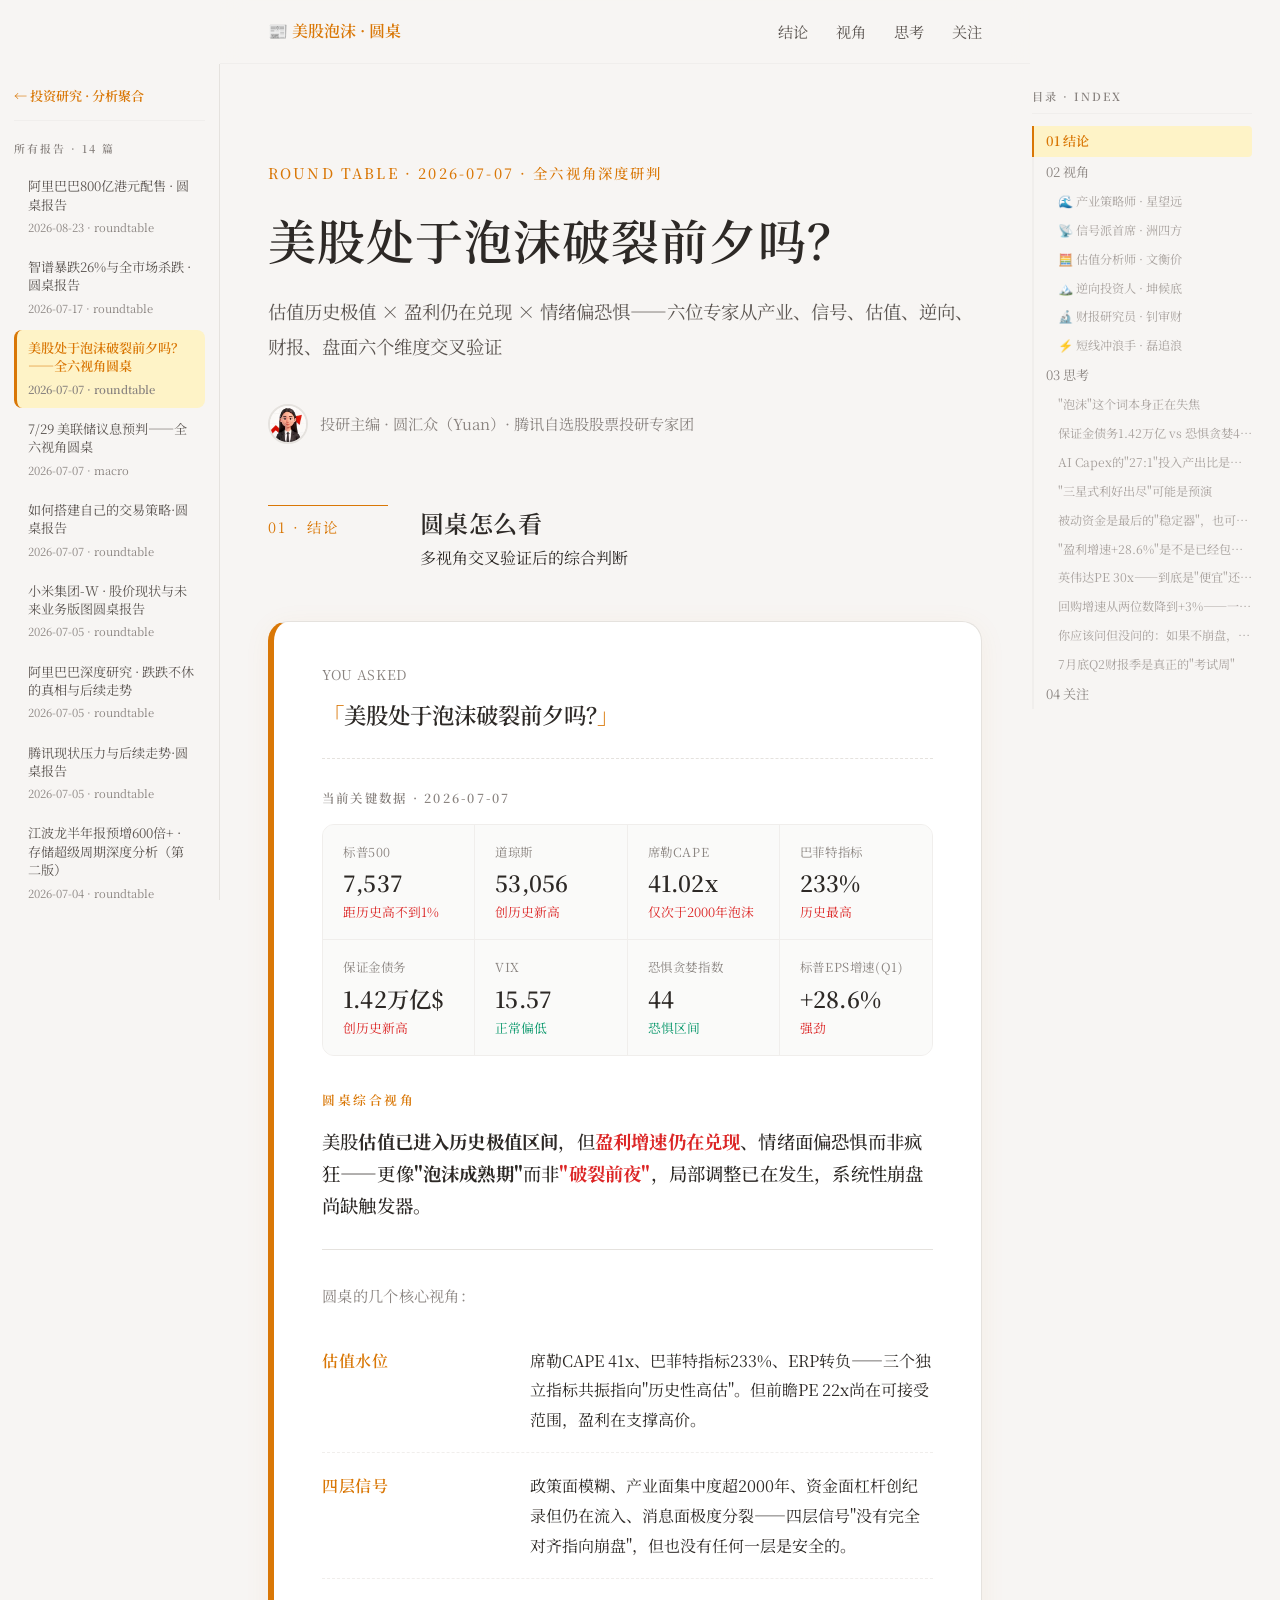
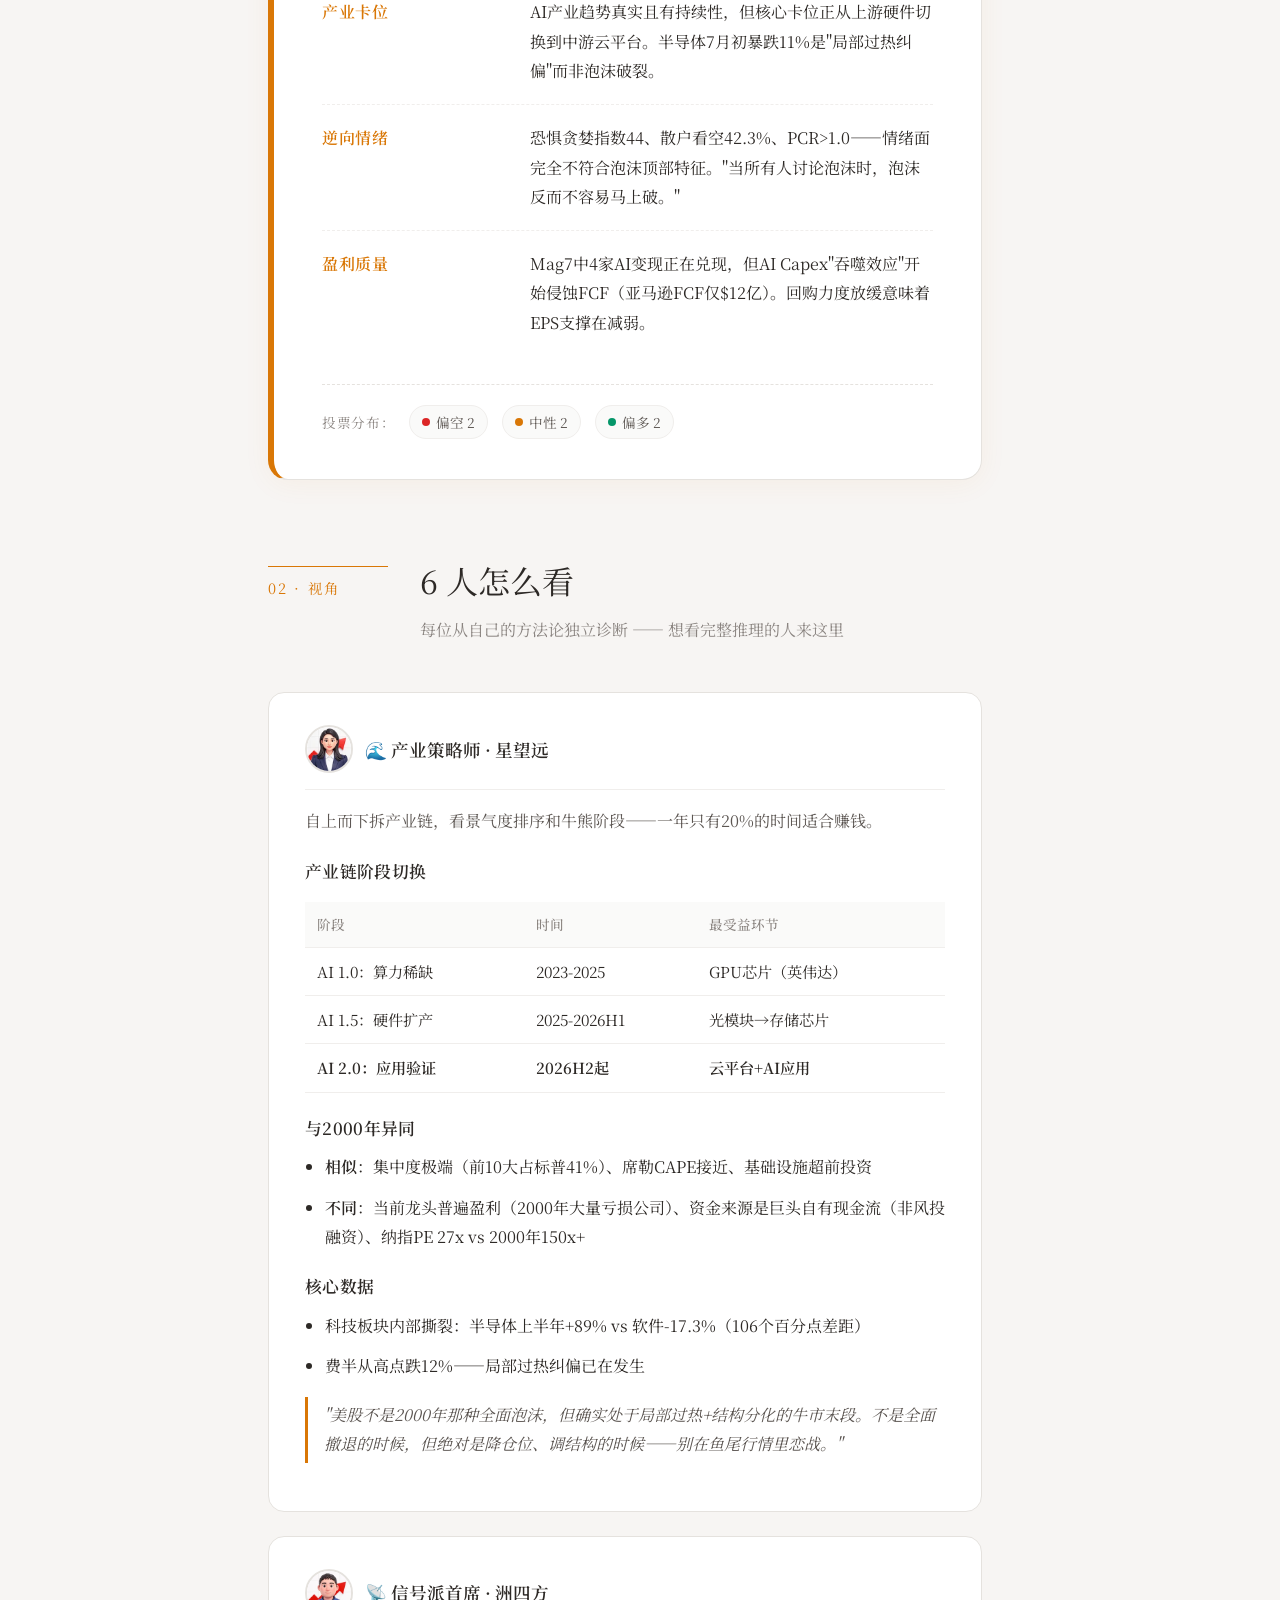
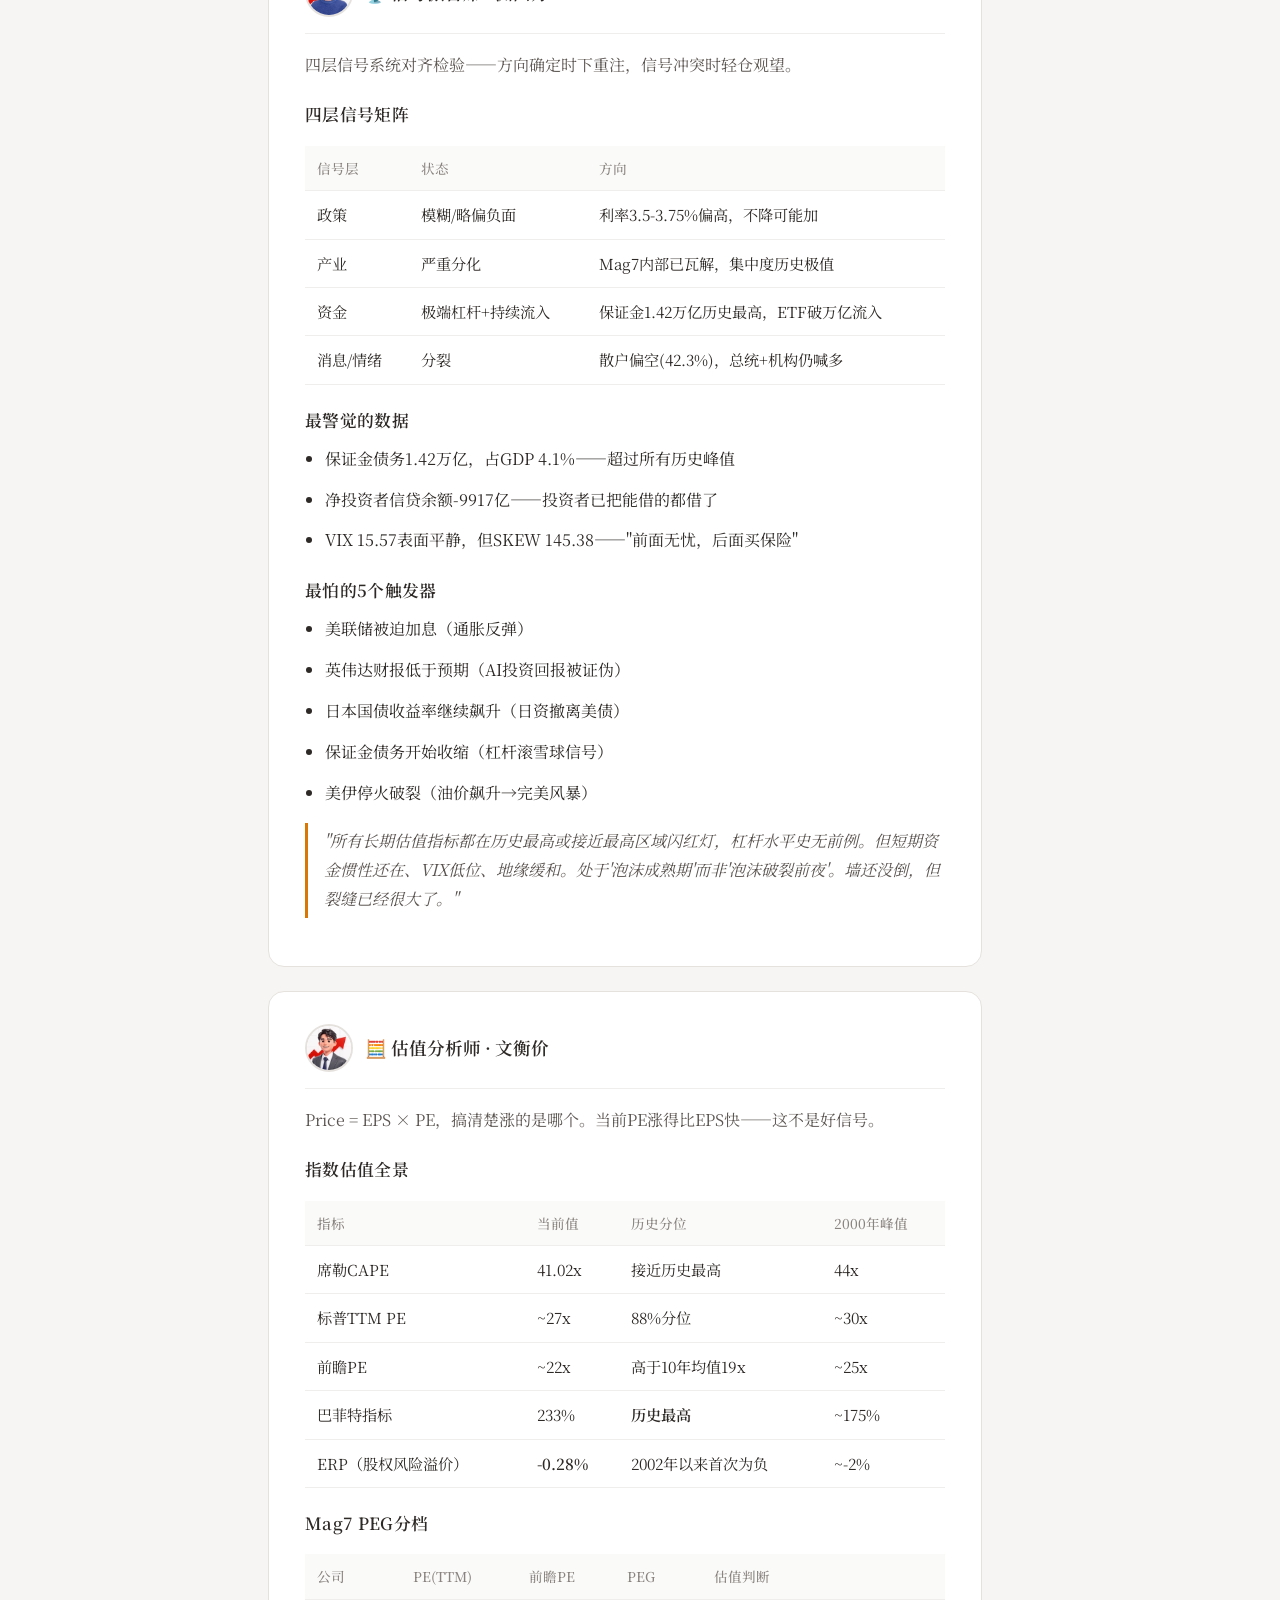
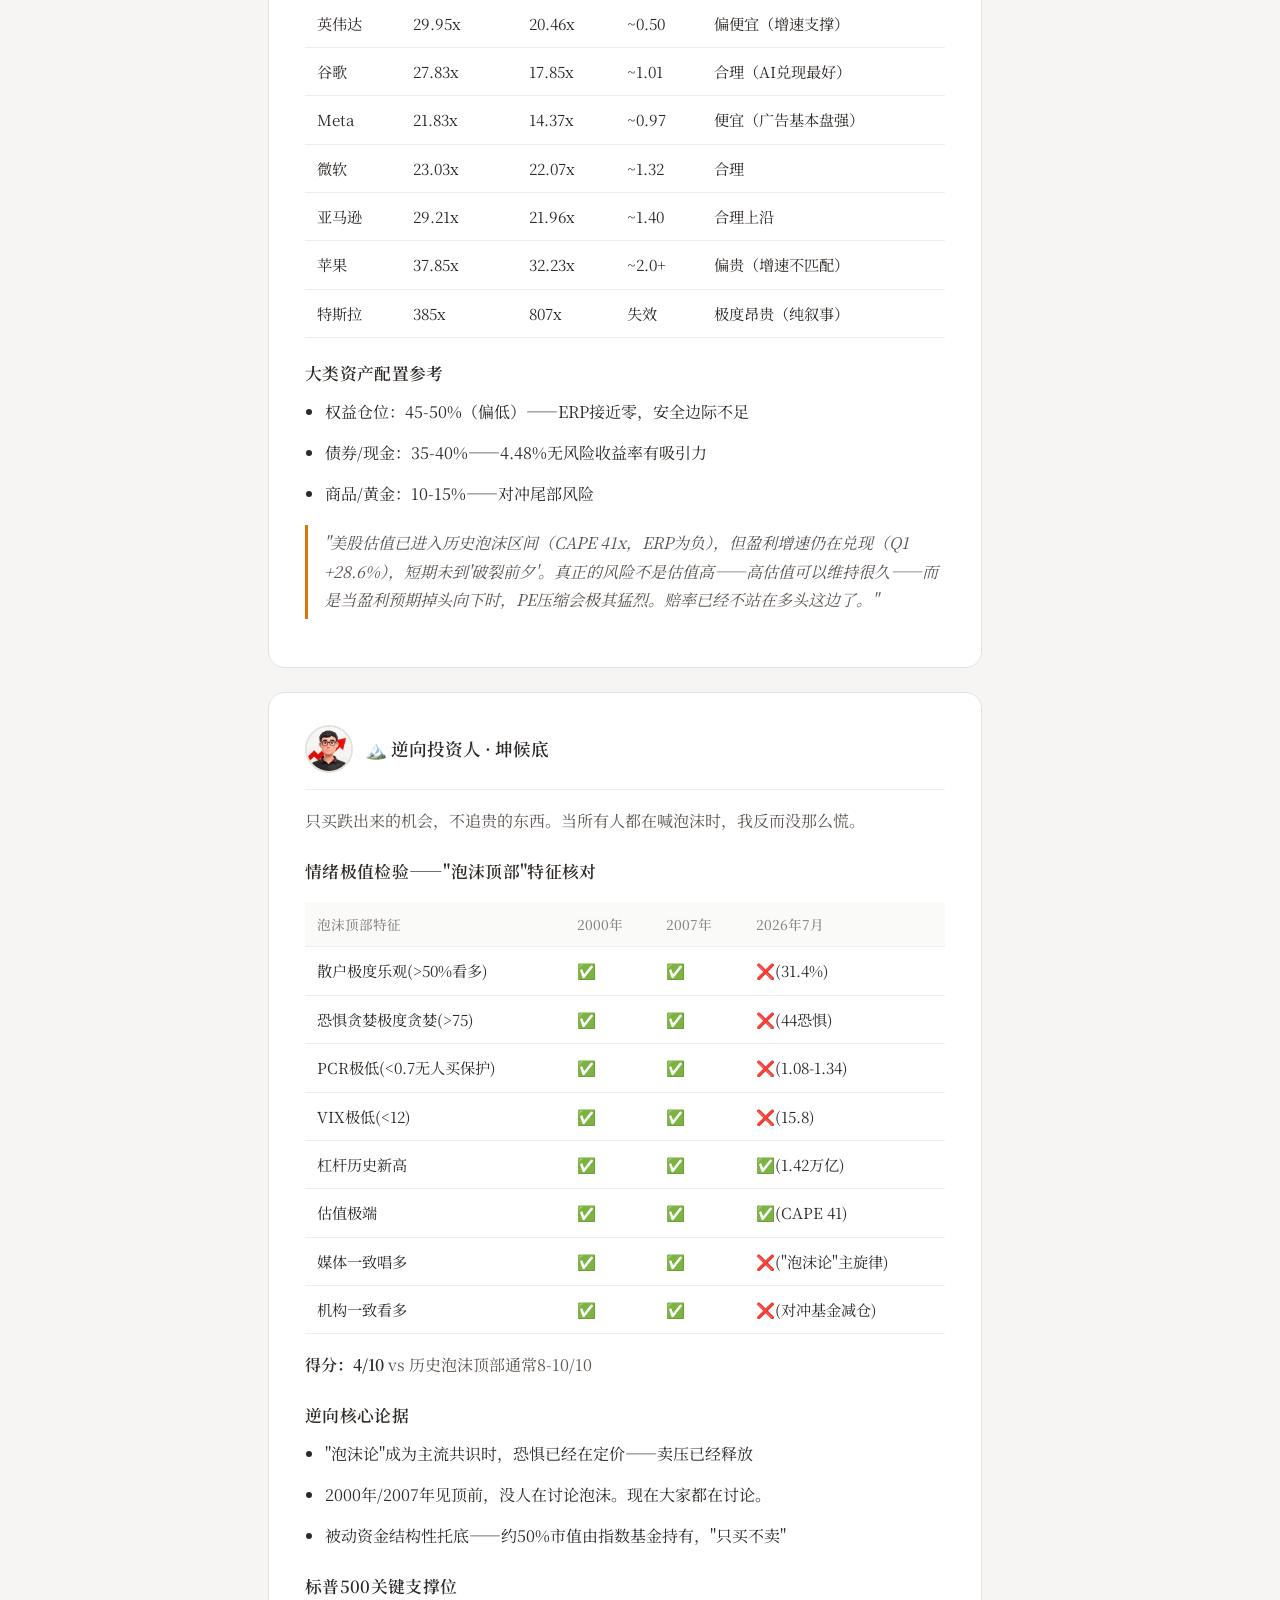
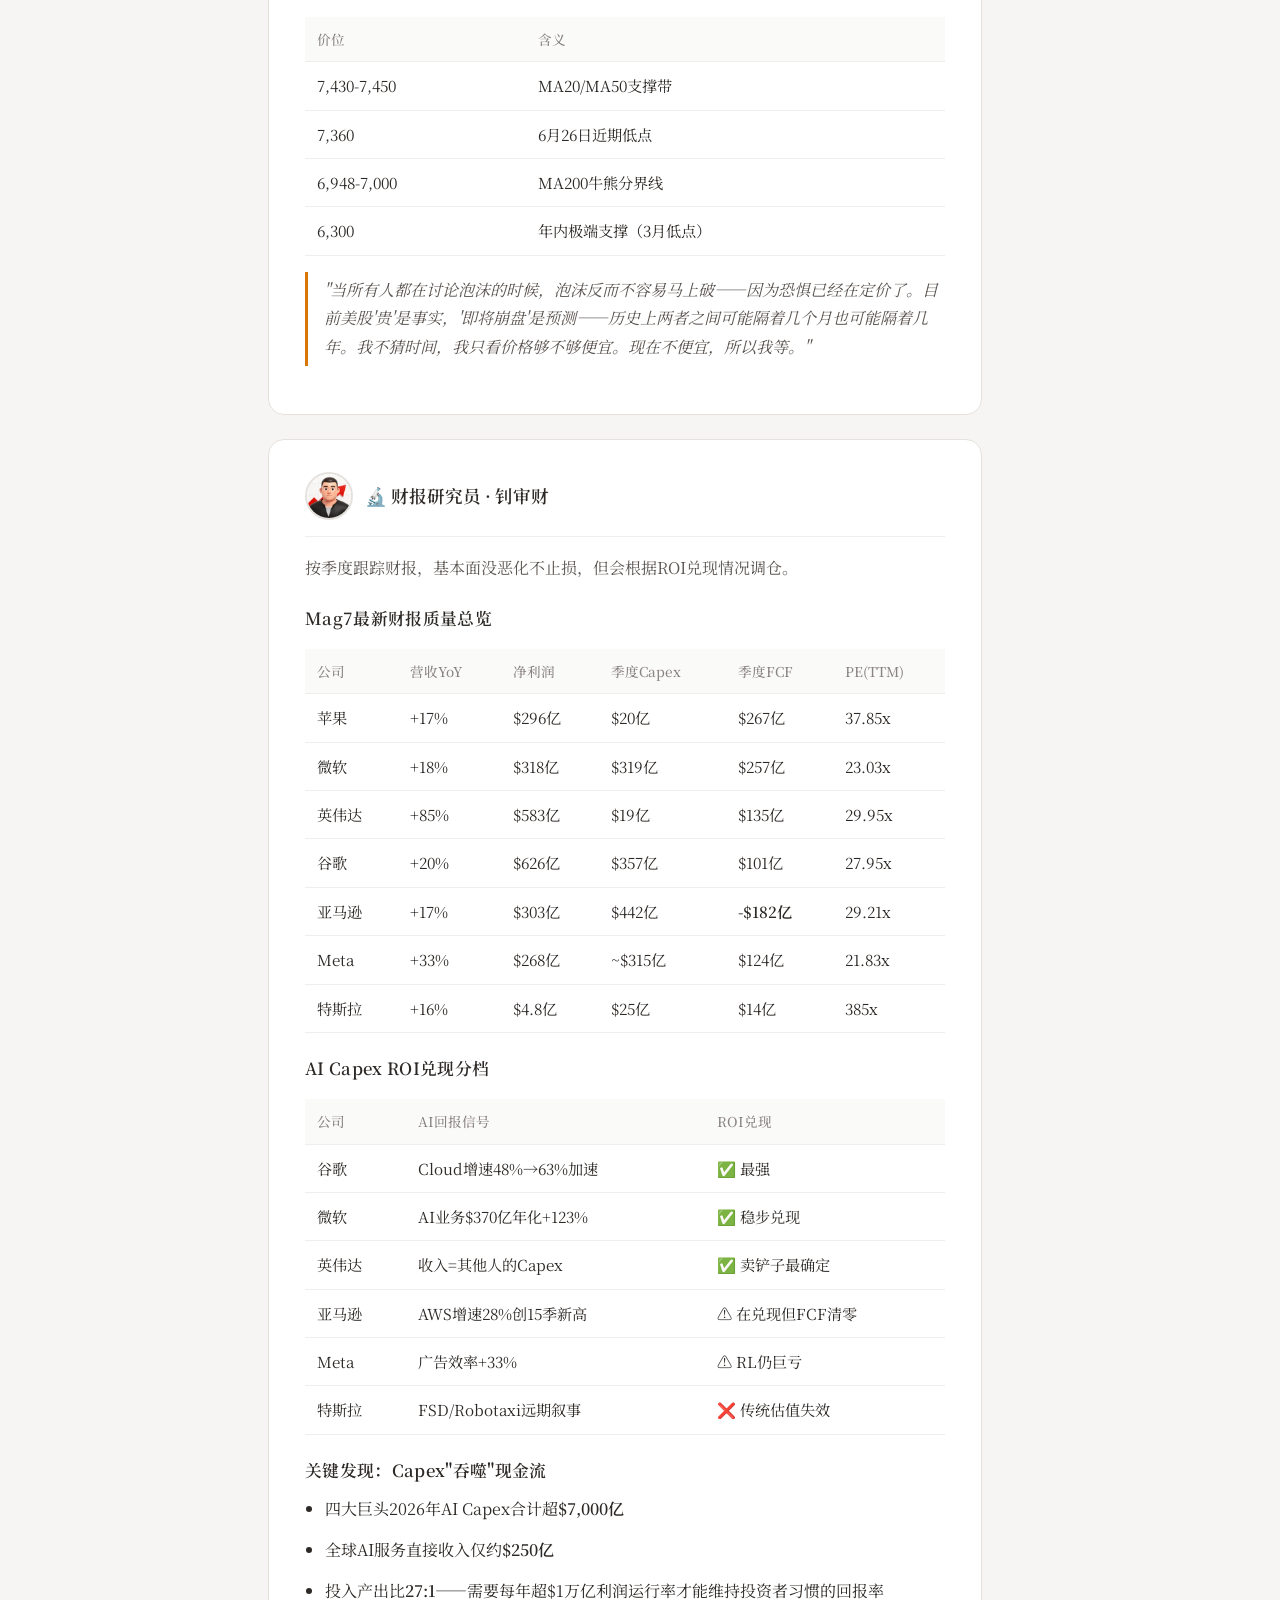
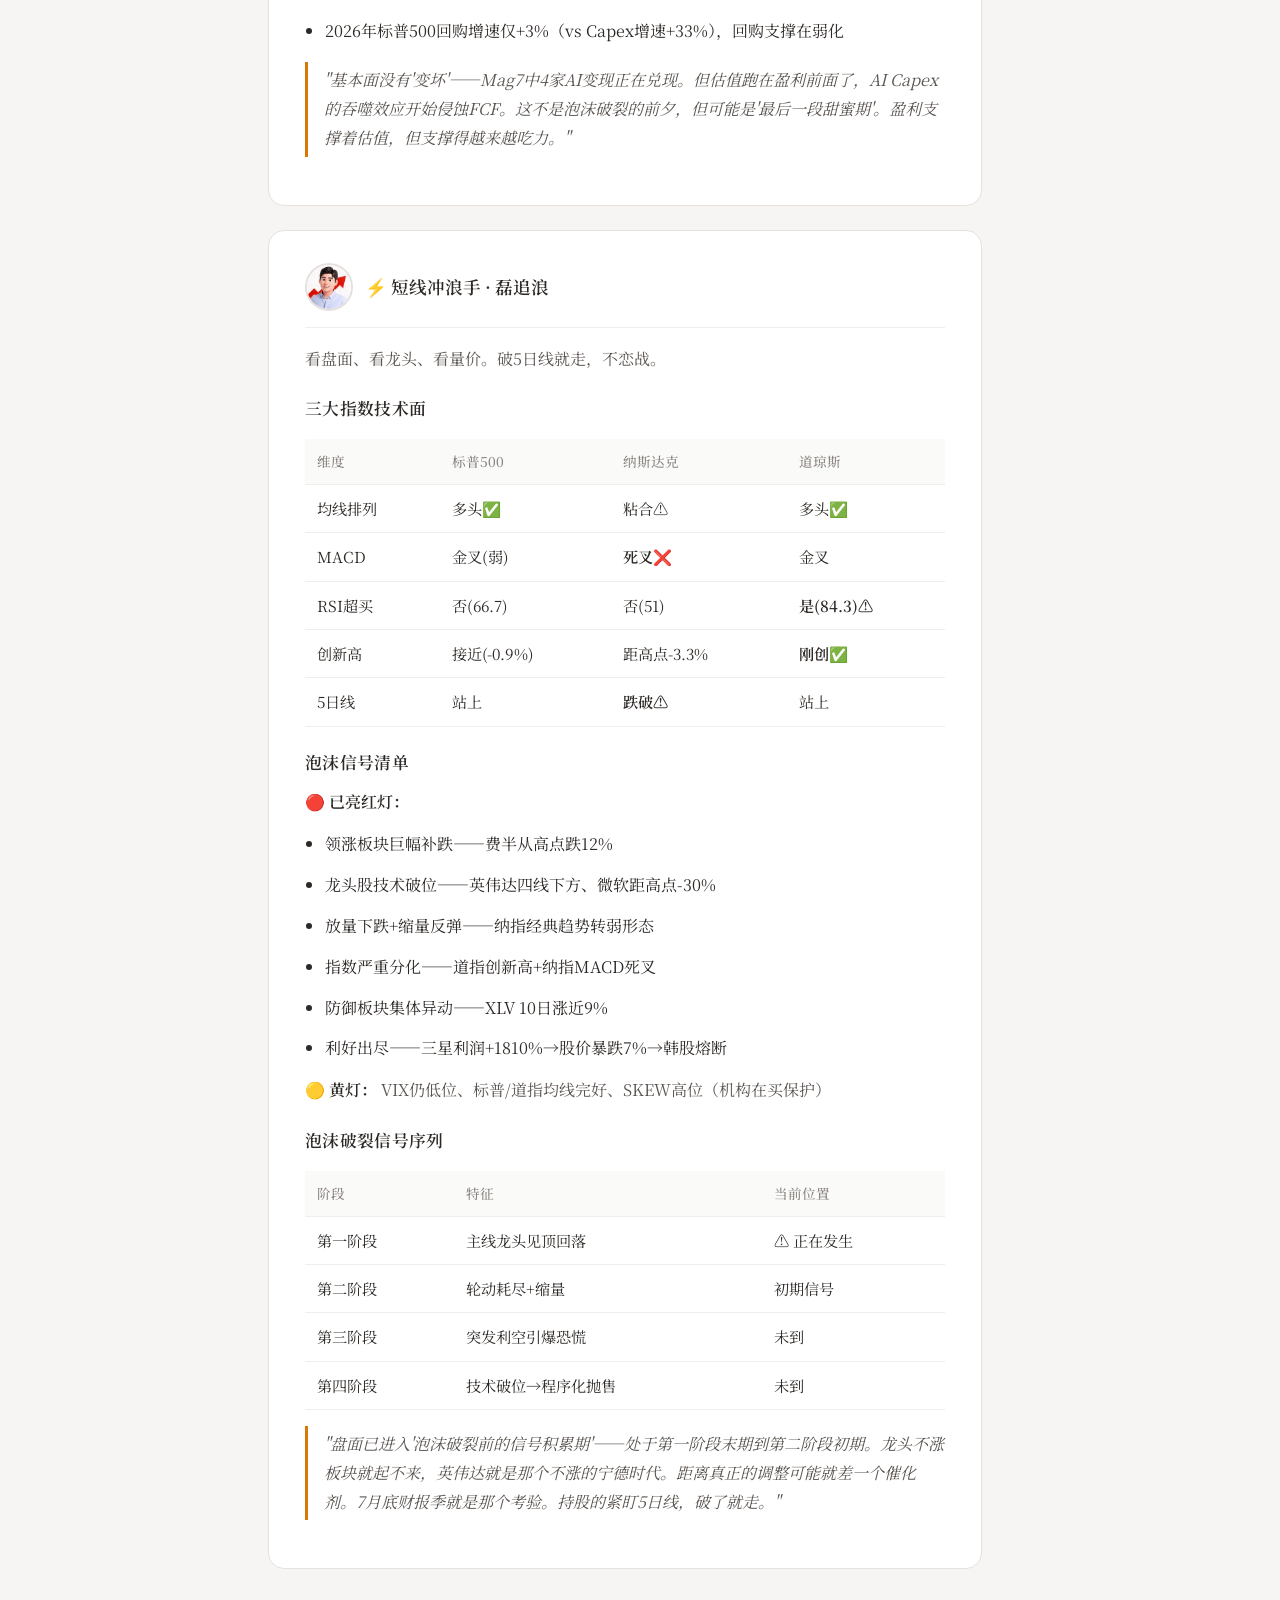
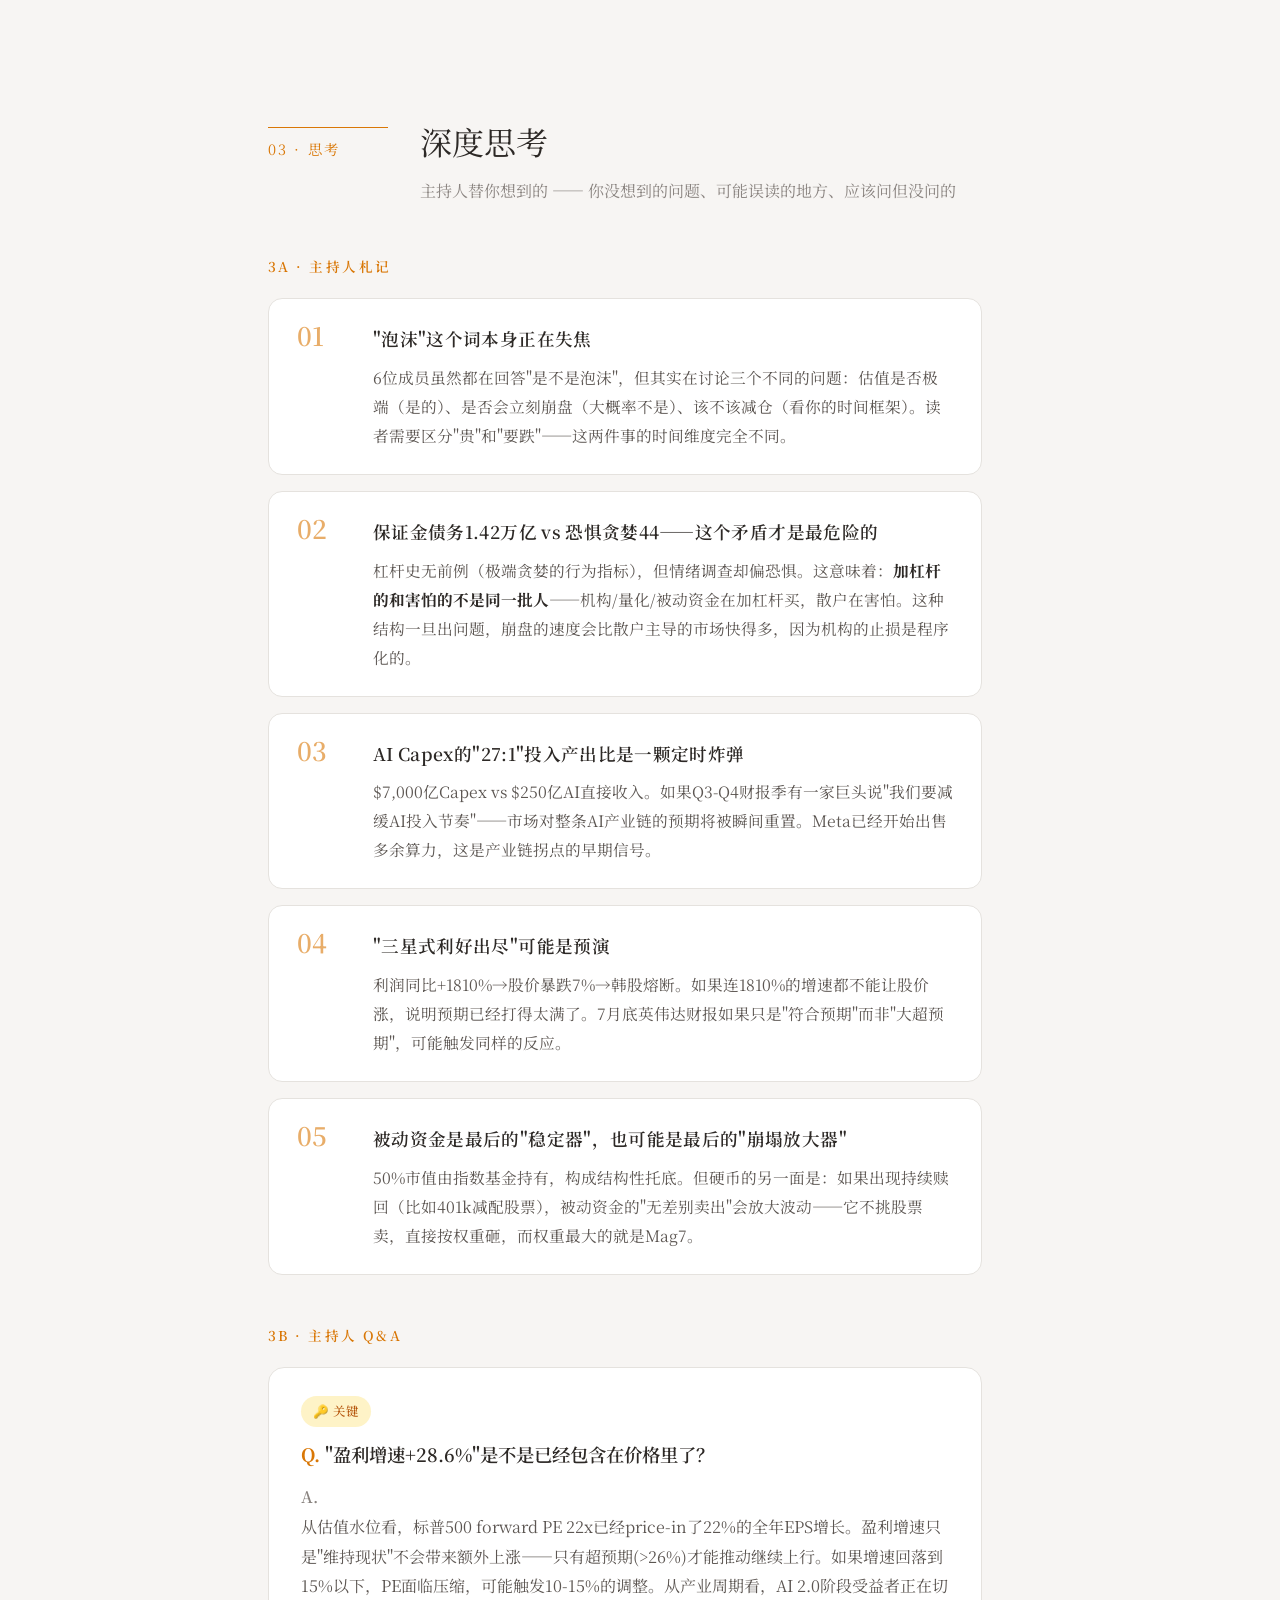
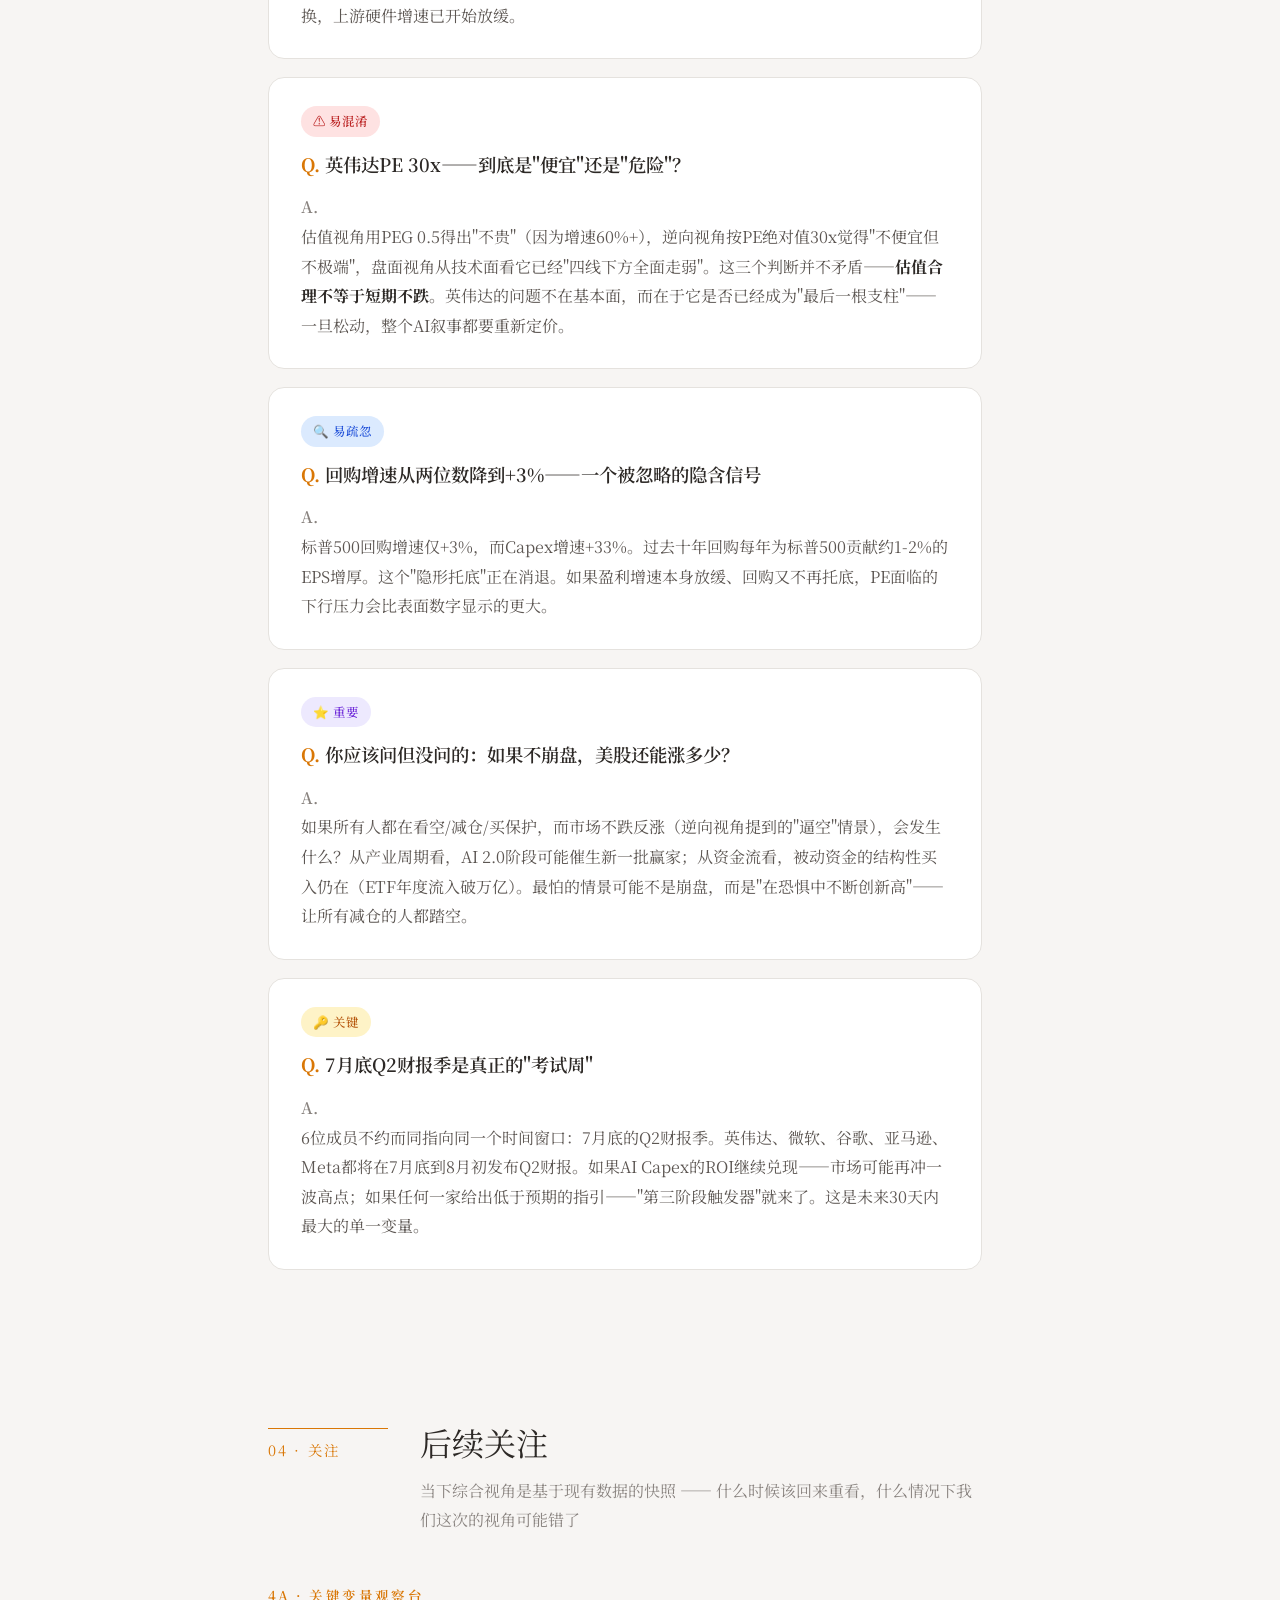
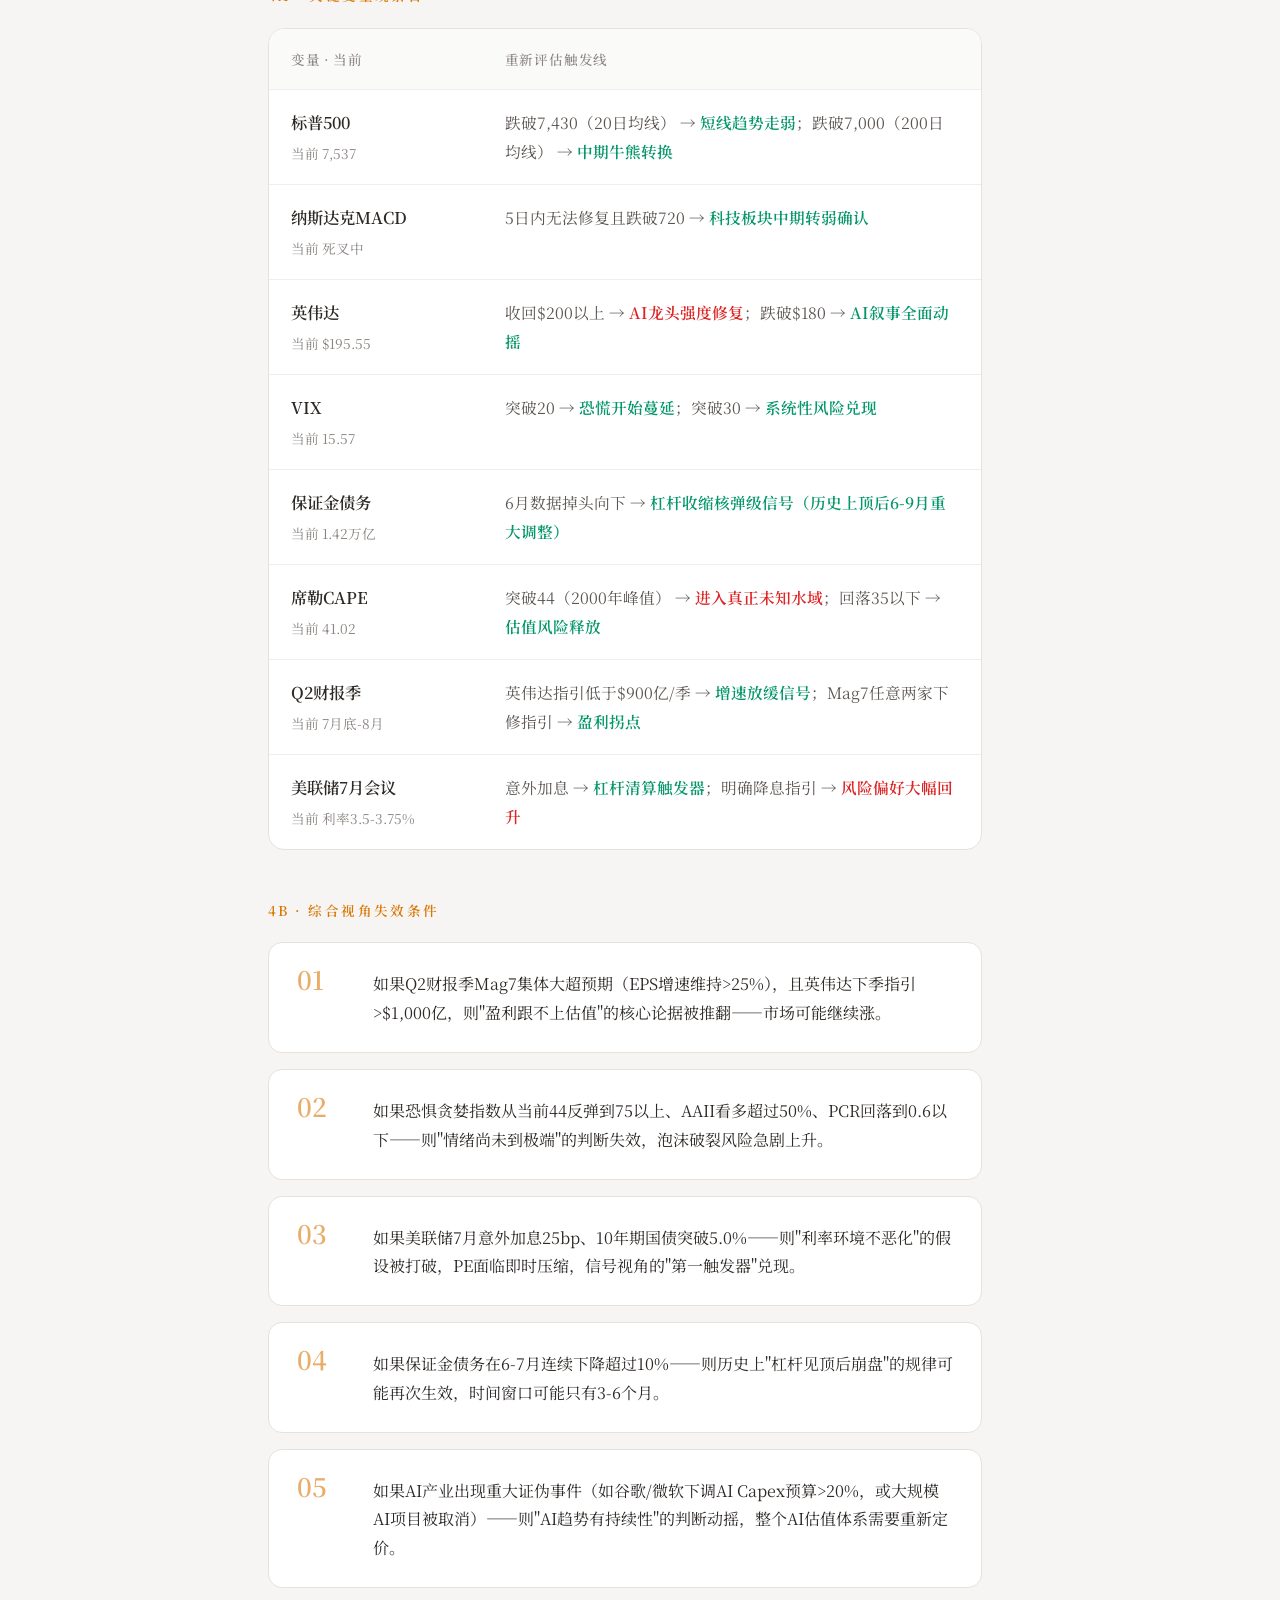
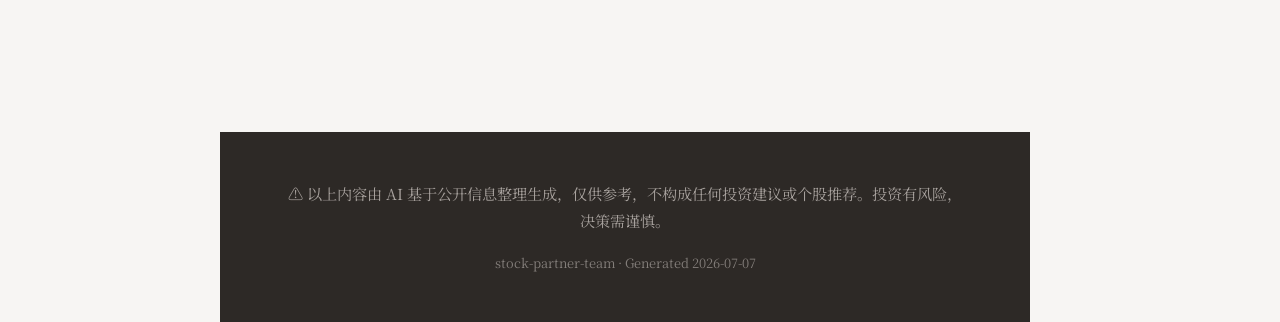
<file: pages/2026-07-07-美股泡沫破裂前夕.html>
<!DOCTYPE html>
<html lang="zh-CN">
<head>
<meta charset="UTF-8">
<meta name="viewport" content="width=device-width, initial-scale=1.0">
<title>美股处于泡沫破裂前夕吗？——全六视角圆桌</title>
<link href="https://fonts.googleapis.com/css2?family=Noto+Serif+SC:wght@400;500;600;700&display=swap" rel="stylesheet">
<style>
:root {
  --bg-primary: #F7F5F3; --bg-secondary: #FFFFFF; --bg-card: #FFFFFF;
  --bg-elevated: #FAFAF9; --bg-warm: #F5F2EE; --bg-dark: #2D2926;
  --text-primary: #2D2926; --text-secondary: #5C5652;
  --text-muted: #8A8480; --text-light: #A8A29E;
  --accent: #D97706; --accent-light: #FEF3C7; --accent-hover: #B45309;
  --border: #E5E2DE; --border-light: #F0EEEC;
  --red: #DC2626; --green: #059669; --gold: #D97706; --blue: #2563EB;
}
* { box-sizing: border-box; margin: 0; padding: 0; }
body {
  font-family: 'Noto Serif SC', 'Source Han Serif SC', 'Songti SC', Georgia, serif;
  background: var(--bg-primary); color: var(--text-primary);
  line-height: 1.8; font-size: 16px; -webkit-font-smoothing: antialiased;
}
h1, h2, h3, h4 { font-family: inherit; font-weight: 600; letter-spacing: 0.02em; }
a { color: var(--accent); text-decoration: none; }
a:hover { color: var(--accent-hover); }

.container { max-width: 1100px; margin: 0 auto; padding: 0 48px; }
.prose { max-width: 760px; margin: 0 auto; }
.prose p { font-size: 1.05rem; line-height: 1.9; margin-bottom: 20px; color: var(--text-primary); }
.section-head { max-width: 1100px; display: grid; grid-template-columns: 120px 1fr; gap: 32px; align-items: baseline; margin: 0 auto 48px; padding: 0 48px; }
.section-num { font-size: 0.9rem; color: var(--accent); letter-spacing: 0.15em; border-top: 1px solid var(--accent); padding-top: 8px; }
.section-title { font-size: 2rem; }
.section-lede { color: var(--text-muted); margin-top: 6px; font-size: 1rem; }
section { padding: 72px 0; }

/* ===== Nav ===== */
nav { position: sticky; top: 0; z-index: 100; height: 64px; display: flex; align-items: center; justify-content: space-between; padding: 0 48px; background: rgba(247,245,243,0.85); backdrop-filter: blur(12px); border-bottom: 1px solid var(--border-light); }
.nav-logo { font-weight: 600; font-size: 1rem; }
.nav-links { display: flex; gap: 28px; }
.nav-links a { color: var(--text-secondary); font-size: 0.95rem; }
.nav-links a:hover { color: var(--accent); }

/* ===== Hero ===== */
.hero { max-width: 1100px; margin: 0 auto; padding: 96px 48px 48px; }
.kicker { color: var(--accent); font-size: 0.9rem; letter-spacing: 0.15em; font-weight: 500; margin-bottom: 24px; }
.hero h1 { font-size: 3rem; line-height: 1.25; margin-bottom: 24px; max-width: 900px; }
.hero-dek { max-width: 760px; font-size: 1.15rem; color: var(--text-secondary); line-height: 1.9; margin-bottom: 40px; }
.host { display: inline-flex; align-items: center; gap: 12px; font-size: 0.95rem; color: var(--text-muted); }
.host img { width: 40px; height: 40px; border-radius: 50%; object-fit: cover; border: 2px solid var(--border); }

/* ===== Module 1 · Conclusion Card ===== */
.conclusion-wrap { max-width: 1100px; margin: 0 auto; padding: 0 48px; }
.conclusion-card {
  padding: 40px 48px;
  background: var(--bg-card); border: 1px solid var(--border);
  border-left: 6px solid var(--accent); border-radius: 20px;
  box-shadow: 0 4px 28px rgba(217, 119, 6, 0.06);
}
#conclusion { padding: 0; }
#conclusion .section-head { margin-bottom: 48px; }
.cc-question {
  font-size: 0.85rem; color: var(--text-muted); letter-spacing: 0.05em;
  margin-bottom: 8px; text-transform: uppercase;
}
.cc-question-text {
  font-size: 1.4rem; font-weight: 600; color: var(--text-primary);
  margin-bottom: 28px; padding-bottom: 24px; border-bottom: 1px dashed var(--border);
}
.cc-question-text::before { content: "「"; color: var(--accent); }
.cc-question-text::after { content: "」"; color: var(--accent); }

.cc-snapshot { margin-bottom: 32px; }
.cc-snapshot-label {
  font-size: 0.78rem; color: var(--text-muted); letter-spacing: 0.18em;
  font-weight: 600; margin-bottom: 14px; text-transform: uppercase;
}
.cc-snapshot-grid {
  display: grid; grid-template-columns: repeat(4, 1fr);
  background: var(--bg-elevated); border: 1px solid var(--border-light);
  border-radius: 12px; overflow: hidden;
}
.cc-snap-cell {
  padding: 16px 20px;
  border-right: 1px solid var(--border-light);
  border-bottom: 1px solid var(--border-light);
  background: var(--bg-elevated);
}
.cc-snap-cell:nth-child(4n) { border-right: none; }
.cc-snap-cell:nth-last-child(-n+4) { border-bottom: none; }
.cc-snap-cell-label {
  font-size: 0.78rem; color: var(--text-muted); letter-spacing: 0.05em;
  margin-bottom: 6px;
}
.cc-snap-cell-value {
  font-size: 1.4rem; font-weight: 600; color: var(--text-primary);
  font-variant-numeric: tabular-nums; line-height: 1.2;
  letter-spacing: 0.01em;
}
.cc-snap-cell-sub {
  font-size: 0.8rem; color: var(--text-muted); margin-top: 4px;
  font-variant-numeric: tabular-nums;
}
.cc-snap-up { color: var(--red); }
.cc-snap-down { color: var(--green); }

.cc-headline-label {
  font-size: 0.8rem; color: var(--accent); letter-spacing: 0.2em;
  font-weight: 600; margin-bottom: 14px; text-transform: uppercase;
}
.cc-headline {
  font-size: 1.15rem; font-weight: 500; color: var(--text-primary);
  letter-spacing: 0.01em; line-height: 1.75;
  margin-bottom: 32px; padding-bottom: 28px;
  border-bottom: 1px solid var(--border);
}
.cc-headline strong { font-weight: 700; color: var(--text-primary); }
.cc-headline em { font-style: normal; font-weight: 700; color: var(--red); }

.cc-actions-intro {
  font-size: 0.95rem; color: var(--text-muted); letter-spacing: 0.02em;
  margin-bottom: 18px;
}
.cc-actions {
  display: flex; flex-direction: column;
  margin-bottom: 28px;
}
.cc-action-row {
  display: grid; grid-template-columns: 180px 1fr;
  gap: 28px; padding: 18px 0; align-items: baseline;
  border-bottom: 1px dashed var(--border-light);
}
.cc-action-row:last-child { border-bottom: none; }
.cc-action-label {
  font-weight: 600; color: var(--accent); font-size: 1rem;
  letter-spacing: 0.04em;
}
.cc-action-detail {
  color: var(--text-primary); font-size: 1rem; line-height: 1.85;
}
.cc-action-detail strong { color: var(--text-primary); font-weight: 600; }

.cc-vote {
  display: flex; gap: 14px; flex-wrap: wrap; align-items: center;
  padding-top: 20px; border-top: 1px dashed var(--border);
}
.cc-vote-label { font-size: 0.85rem; color: var(--text-muted); letter-spacing: 0.05em; }
.cc-vote-tag {
  display: inline-flex; align-items: center; gap: 6px;
  font-size: 0.85rem; color: var(--text-secondary);
  padding: 4px 12px; background: var(--bg-elevated); border-radius: 999px;
  border: 1px solid var(--border-light);
}
.cc-vote-tag .dot { width: 8px; height: 8px; border-radius: 50%; }

/* ===== Module 2 · Voice Card ===== */
.voice-stack { max-width: 1100px; margin: 0 auto; padding: 0 48px; display: flex; flex-direction: column; gap: 24px; }
.voice-card { background: var(--bg-card); border: 1px solid var(--border); border-radius: 16px; padding: 32px 36px; min-width: 0; }
.voice-head { display: flex; align-items: center; gap: 12px; padding-bottom: 16px; margin-bottom: 16px; border-bottom: 1px solid var(--border-light); }
.voice-head img { width: 48px; height: 48px; border-radius: 50%; object-fit: cover; border: 2px solid var(--border); }
.voice-name { font-weight: 600; font-size: 1.1rem; flex: 1; }
.voice-card ol, .voice-card ul { padding-left: 20px; }
.voice-card li { margin-bottom: 12px; line-height: 1.8; }
.voice-card strong { color: var(--text-primary); font-weight: 600; }
.voice-card h4 { margin: 20px 0 10px; font-size: 1.05rem; color: var(--text-primary); }
.voice-card p { margin-bottom: 14px; line-height: 1.85; color: var(--text-secondary); }
.voice-card table { width: 100%; border-collapse: collapse; font-variant-numeric: tabular-nums; font-size: 0.95rem; margin: 16px 0; }
.voice-card th, .voice-card td { padding: 10px 12px; text-align: left; border-bottom: 1px solid var(--border-light); }
.voice-card th { color: var(--text-muted); font-weight: 500; background: var(--bg-elevated); font-size: 0.85rem; }
.voice-card .table-scroll { overflow-x: auto; margin: 16px 0; }
.voice-card .pull-quote { border-left: 3px solid var(--accent); padding: 4px 0 4px 16px; margin: 16px 0; color: var(--text-secondary); font-style: italic; }

/* ===== Module 3a · Notes List（主持人札记） ===== */
.notes-stack { max-width: 1100px; margin: 0 auto; padding: 0 48px; display: flex; flex-direction: column; gap: 16px; }
.note-item { background: var(--bg-card); border: 1px solid var(--border); border-radius: 14px; padding: 24px 28px; display: grid; grid-template-columns: 56px 1fr; gap: 20px; align-items: baseline; }
.note-num { font-size: 1.6rem; font-weight: 600; color: var(--accent); font-variant-numeric: tabular-nums; line-height: 1; opacity: 0.6; }
.note-body h4 { font-size: 1.1rem; margin-bottom: 8px; color: var(--text-primary); }
.note-body p { font-size: 0.98rem; line-height: 1.85; color: var(--text-secondary); margin: 0 0 12px; }
.note-body p:last-child { margin-bottom: 0; }
.note-body p strong { color: var(--text-primary); }

/* ===== Module 3b · Q&A Card（主持人 Q&A） ===== */
.qa-stack { max-width: 1100px; margin: 0 auto; padding: 0 48px; display: flex; flex-direction: column; gap: 18px; }
.qa-card { background: var(--bg-card); border: 1px solid var(--border); border-radius: 16px; padding: 28px 32px; }
.qa-tag { display: inline-flex; align-items: center; gap: 6px; font-size: 0.78rem; letter-spacing: 0.06em; padding: 4px 12px; border-radius: 999px; background: var(--bg-warm); color: var(--text-secondary); margin-bottom: 14px; font-weight: 500; }
.qa-tag.tag-key { background: #FEF3C7; color: #B45309; }
.qa-tag.tag-confuse { background: #FEE2E2; color: #B91C1C; }
.qa-tag.tag-miss { background: #DBEAFE; color: #1D4ED8; }
.qa-tag.tag-meta { background: #EDE9FE; color: #6D28D9; }
.qa-question { font-size: 1.15rem; font-weight: 600; color: var(--text-primary); margin-bottom: 14px; line-height: 1.5; }
.qa-question::before { content: "Q. "; color: var(--accent); font-weight: 700; }
.qa-answer { color: var(--text-secondary); font-size: 1rem; line-height: 1.85; }
.qa-answer::before { content: "A. "; color: var(--text-muted); font-weight: 600; margin-right: 4px; }
.qa-answer p { margin-bottom: 12px; }
.qa-answer p:last-child { margin-bottom: 0; }
.qa-answer strong { color: var(--text-primary); }

/* ===== Module 4 · Trigger Table（关键变量触发表） ===== */
.trigger-wrap { max-width: 1100px; margin: 0 auto; padding: 0 48px; }
.trigger-table { width: 100%; border-collapse: separate; border-spacing: 0; background: var(--bg-card); border: 1px solid var(--border); border-radius: 16px; overflow: hidden; font-variant-numeric: tabular-nums; }
.trigger-table th, .trigger-table td { padding: 18px 22px; text-align: left; border-bottom: 1px solid var(--border-light); vertical-align: top; }
.trigger-table tr:last-child td { border-bottom: none; }
.trigger-table th { background: var(--bg-elevated); color: var(--text-muted); font-size: 0.85rem; font-weight: 500; letter-spacing: 0.06em; text-transform: uppercase; }
.trigger-var { font-weight: 600; color: var(--text-primary); font-size: 1.02rem; min-width: 200px; }
.trigger-var .now { display: block; font-weight: 400; color: var(--text-muted); font-size: 0.85rem; margin-top: 4px; letter-spacing: 0; text-transform: none; }
.trigger-action { color: var(--text-secondary); font-size: 0.98rem; line-height: 1.85; }
.trigger-action strong { color: var(--text-primary); font-weight: 600; }
.trigger-action .up { color: var(--red); font-weight: 600; }
.trigger-action .down { color: var(--green); font-weight: 600; }

/* ===== Sub-section divider（用于 Module 3 内部 3a / 3b 分隔） ===== */
.subsection-label { max-width: 1100px; margin: 48px auto 20px; padding: 0 48px; font-size: 0.85rem; color: var(--accent); letter-spacing: 0.18em; text-transform: uppercase; font-weight: 600; }
.subsection-label:first-of-type { margin-top: 0; }

/* ===== Passage Card（兜底承接：4 模块外的非标内容） ===== */
.passage-card { background: var(--bg-card); border: 1px solid var(--border); border-radius: 16px; padding: 36px 40px; max-width: 1100px; margin: 0 auto 24px; }
.passage-card h3 { font-size: 1.3rem; margin-bottom: 16px; color: var(--text-primary); }
.passage-card h4 { font-size: 1.05rem; margin: 24px 0 10px; color: var(--text-primary); }
.passage-card p { font-size: 1rem; line-height: 1.9; margin-bottom: 16px; color: var(--text-secondary); }
.passage-card ul, .passage-card ol { padding-left: 22px; margin-bottom: 16px; }
.passage-card li { margin-bottom: 8px; line-height: 1.85; color: var(--text-secondary); }
.passage-card strong { color: var(--text-primary); font-weight: 600; }
.passage-card table { width: 100%; border-collapse: collapse; font-variant-numeric: tabular-nums; font-size: 0.95rem; margin: 16px 0 24px; }
.passage-card th, .passage-card td { padding: 12px 14px; text-align: left; border-bottom: 1px solid var(--border-light); vertical-align: top; }
.passage-card th { color: var(--text-muted); font-weight: 500; background: var(--bg-elevated); letter-spacing: 0.04em; font-size: 0.85rem; }

/* ===== Right TOC Sidebar ===== */
.toc-sidebar {
  position: fixed; right: 28px; top: 88px;
  width: 220px; max-height: calc(100vh - 120px); overflow-y: auto;
  font-size: 0.82rem; line-height: 1.55; z-index: 50;
  scrollbar-width: thin; scrollbar-color: var(--border) transparent;
}
.toc-sidebar::-webkit-scrollbar { width: 4px; }
.toc-sidebar::-webkit-scrollbar-thumb { background: var(--border); border-radius: 2px; }
.toc-sidebar::before {
  content: "目录 · INDEX"; display: block;
  font-size: 0.7rem; letter-spacing: 0.18em; color: var(--text-muted);
  font-weight: 600; text-transform: uppercase;
  margin-bottom: 12px; padding-bottom: 8px; border-bottom: 1px solid var(--border-light);
}
.toc-item {
  display: block; padding: 5px 0 5px 12px;
  color: var(--text-muted); border-left: 2px solid var(--border-light);
  transition: all 0.2s; cursor: pointer; text-decoration: none;
  white-space: nowrap; overflow: hidden; text-overflow: ellipsis;
}
.toc-item:hover { color: var(--accent); border-left-color: var(--accent); }
.toc-item.active { color: var(--accent); border-left-color: var(--accent); font-weight: 600; background: var(--accent-light); border-radius: 0 4px 4px 0; }
.toc-item.toc-sub { padding-left: 24px; font-size: 0.76rem; color: var(--text-light); }
.toc-item.toc-sub.active { color: var(--accent); background: transparent; }

/* ===== Footer ===== */
footer { background: var(--bg-dark); color: var(--text-light); padding: 48px; text-align: center; margin-top: 72px; }
footer p { max-width: 680px; margin: 0 auto; font-size: 0.95rem; }
.footer-sub { margin-top: 16px; font-size: 0.8rem; color: var(--text-light); opacity: 0.7; }

/* ===== Responsive ===== */
@media (max-width: 900px) {
  .container, .voice-stack, .qa-stack, .trigger-wrap, .notes-stack, .subsection-label, .conclusion-wrap { padding-left: 24px; padding-right: 24px; }
  .hero { padding-left: 24px; padding-right: 24px; }
  .conclusion-card { padding: 28px 24px; }
  .cc-headline { font-size: 1.05rem; line-height: 1.7; }
  .cc-action-row { grid-template-columns: 1fr; gap: 6px; }
  .cc-snapshot-grid { grid-template-columns: repeat(2, 1fr); }
  .cc-snap-cell:nth-child(4n) { border-right: 1px solid var(--border-light); }
  .cc-snap-cell:nth-child(2n) { border-right: none; }
  .cc-snap-cell:nth-last-child(-n+4) { border-bottom: 1px solid var(--border-light); }
  .cc-snap-cell:nth-last-child(-n+2) { border-bottom: none; }
  .hero h1 { font-size: 2.2rem; }
  nav { padding: 0 24px; }
  .nav-links { display: none; }
  .voice-card, .passage-card { padding: 24px; }
  .qa-card { padding: 22px; }
  .trigger-table th, .trigger-table td { padding: 14px 14px; }
  .note-item { padding: 20px; grid-template-columns: 1fr; gap: 8px; }
  .section-head { padding: 0 24px; }
}
@media (max-width: 1200px) { .toc-sidebar { display: none; } }
</style>
</head>
<body>

<aside class="toc-sidebar" id="tocSidebar"></aside>

<nav>
  <a class="nav-logo">📰 美股泡沫 · 圆桌</a>
  <div class="nav-links">
    <a href="#conclusion">结论</a>
    <a href="#voices">视角</a>
    <a href="#thinking">思考</a>
    <a href="#watch">关注</a>
  </div>
</nav>

<section class="hero">
  <div class="kicker">ROUND TABLE · 2026-07-07 · 全六视角深度研判</div>
  <h1>美股处于泡沫破裂前夕吗？</h1>
  <div class="hero-dek">估值历史极值 × 盈利仍在兑现 × 情绪偏恐惧——六位专家从产业、信号、估值、逆向、财报、盘面六个维度交叉验证</div>
  <div class="host">
    <img src="[data-uri]" alt="投研主编">
    <span>投研主编 · 圆汇众（Yuan）· 腾讯自选股股票投研专家团</span>
  </div>
</section>

<section id="conclusion">
  <div class="section-head">
    <div class="section-num">01 · 结论</div>
    <div><h2>圆桌怎么看</h2><p class="section-dek">多视角交叉验证后的综合判断</p></div>
  </div>
  <div class="conclusion-wrap">
    <div class="conclusion-card">

    <div class="cc-question">YOU ASKED</div>
    <div class="cc-question-text">美股处于泡沫破裂前夕吗？</div>

    <div class="cc-snapshot">
      <div class="cc-snapshot-label">当前关键数据 · 2026-07-07</div>
      <div class="cc-snapshot-grid">
        <div class="cc-snap-cell">
          <div class="cc-snap-cell-label">标普500</div>
          <div class="cc-snap-cell-value">7,537</div>
          <div class="cc-snap-cell-sub cc-snap-up">距历史高不到1%</div>
        </div>
        <div class="cc-snap-cell">
          <div class="cc-snap-cell-label">道琼斯</div>
          <div class="cc-snap-cell-value">53,056</div>
          <div class="cc-snap-cell-sub cc-snap-up">创历史新高</div>
        </div>
        <div class="cc-snap-cell">
          <div class="cc-snap-cell-label">席勒CAPE</div>
          <div class="cc-snap-cell-value">41.02x</div>
          <div class="cc-snap-cell-sub cc-snap-up">仅次于2000年泡沫</div>
        </div>
        <div class="cc-snap-cell">
          <div class="cc-snap-cell-label">巴菲特指标</div>
          <div class="cc-snap-cell-value">233%</div>
          <div class="cc-snap-cell-sub cc-snap-up">历史最高</div>
        </div>
        <div class="cc-snap-cell">
          <div class="cc-snap-cell-label">保证金债务</div>
          <div class="cc-snap-cell-value">1.42万亿$</div>
          <div class="cc-snap-cell-sub cc-snap-up">创历史新高</div>
        </div>
        <div class="cc-snap-cell">
          <div class="cc-snap-cell-label">VIX</div>
          <div class="cc-snap-cell-value">15.57</div>
          <div class="cc-snap-cell-sub cc-snap-down">正常偏低</div>
        </div>
        <div class="cc-snap-cell">
          <div class="cc-snap-cell-label">恐惧贪婪指数</div>
          <div class="cc-snap-cell-value">44</div>
          <div class="cc-snap-cell-sub cc-snap-down">恐惧区间</div>
        </div>
        <div class="cc-snap-cell">
          <div class="cc-snap-cell-label">标普EPS增速(Q1)</div>
          <div class="cc-snap-cell-value">+28.6%</div>
          <div class="cc-snap-cell-sub cc-snap-up">强劲</div>
        </div>
      </div>
    </div>

    <div class="cc-headline-label">圆桌综合视角</div>
    <div class="cc-headline">美股<strong>估值已进入历史极值区间</strong>，但<em>盈利增速仍在兑现</em>、情绪面偏恐惧而非疯狂——更像<strong>"泡沫成熟期"</strong>而非<em>"破裂前夜"</em>，局部调整已在发生，系统性崩盘尚缺触发器。</div>

    <div class="cc-actions-intro">圆桌的几个核心视角：</div>
    <div class="cc-actions">
      <div class="cc-action-row">
        <div class="cc-action-label">估值水位</div>
        <div class="cc-action-detail">席勒CAPE 41x、巴菲特指标233%、ERP转负——三个独立指标共振指向"历史性高估"。但前瞻PE 22x尚在可接受范围，盈利在支撑高价。</div>
      </div>
      <div class="cc-action-row">
        <div class="cc-action-label">四层信号</div>
        <div class="cc-action-detail">政策面模糊、产业面集中度超2000年、资金面杠杆创纪录但仍在流入、消息面极度分裂——四层信号"没有完全对齐指向崩盘"，但也没有任何一层是安全的。</div>
      </div>
      <div class="cc-action-row">
        <div class="cc-action-label">产业卡位</div>
        <div class="cc-action-detail">AI产业趋势真实且有持续性，但核心卡位正从上游硬件切换到中游云平台。半导体7月初暴跌11%是"局部过热纠偏"而非泡沫破裂。</div>
      </div>
      <div class="cc-action-row">
        <div class="cc-action-label">逆向情绪</div>
        <div class="cc-action-detail">恐惧贪婪指数44、散户看空42.3%、PCR>1.0——情绪面完全不符合泡沫顶部特征。"当所有人讨论泡沫时，泡沫反而不容易马上破。"</div>
      </div>
      <div class="cc-action-row">
        <div class="cc-action-label">盈利质量</div>
        <div class="cc-action-detail">Mag7中4家AI变现正在兑现，但AI Capex"吞噬效应"开始侵蚀FCF（亚马逊FCF仅$12亿）。回购力度放缓意味着EPS支撑在减弱。</div>
      </div>
    </div>

    <div class="cc-vote">
      <span class="cc-vote-label">投票分布：</span>
      <span class="cc-vote-tag"><span class="dot" style="background:var(--red)"></span>偏空 2</span>
      <span class="cc-vote-tag"><span class="dot" style="background:var(--accent)"></span>中性 2</span>
      <span class="cc-vote-tag"><span class="dot" style="background:var(--green)"></span>偏多 2</span>
    </div>

  </div>
  </div>
</section>

<section id="voices">
  <div class="section-head">
    <div class="section-num">02 · 视角</div>
    <div>
      <div class="section-title">6 人怎么看</div>
      <div class="section-lede">每位从自己的方法论独立诊断 —— 想看完整推理的人来这里</div>
    </div>
  </div>

  <div class="voice-stack">

    <article class="voice-card">
      <div class="voice-head">
        <img src="[data-uri]" alt="产业策略师">
        <div class="voice-name">🌊 产业策略师 · 星望远</div>
      </div>
      <p>自上而下拆产业链，看景气度排序和牛熊阶段——一年只有20%的时间适合赚钱。</p>

      <h4>产业链阶段切换</h4>
      <table>
        <thead><tr><th>阶段</th><th>时间</th><th>最受益环节</th></tr></thead>
        <tbody>
          <tr><td>AI 1.0：算力稀缺</td><td>2023-2025</td><td>GPU芯片（英伟达）</td></tr>
          <tr><td>AI 1.5：硬件扩产</td><td>2025-2026H1</td><td>光模块→存储芯片</td></tr>
          <tr><td><strong>AI 2.0：应用验证</strong></td><td><strong>2026H2起</strong></td><td><strong>云平台+AI应用</strong></td></tr>
        </tbody>
      </table>

      <h4>与2000年异同</h4>
      <ul>
        <li><strong>相似</strong>：集中度极端（前10大占标普41%）、席勒CAPE接近、基础设施超前投资</li>
        <li><strong>不同</strong>：当前龙头普遍盈利（2000年大量亏损公司）、资金来源是巨头自有现金流（非风投融资）、纳指PE 27x vs 2000年150x+</li>
      </ul>

      <h4>核心数据</h4>
      <ul>
        <li>科技板块内部撕裂：半导体上半年+89% vs 软件-17.3%（106个百分点差距）</li>
        <li>费半从高点跌12%——局部过热纠偏已在发生</li>
      </ul>

      <div class="pull-quote">"美股不是2000年那种全面泡沫，但确实处于局部过热+结构分化的牛市末段。不是全面撤退的时候，但绝对是降仓位、调结构的时候——别在鱼尾行情里恋战。"</div>
    </article>

    <article class="voice-card">
      <div class="voice-head">
        <img src="[data-uri]" alt="信号派首席">
        <div class="voice-name">📡 信号派首席 · 洲四方</div>
      </div>
      <p>四层信号系统对齐检验——方向确定时下重注，信号冲突时轻仓观望。</p>

      <h4>四层信号矩阵</h4>
      <table>
        <thead><tr><th>信号层</th><th>状态</th><th>方向</th></tr></thead>
        <tbody>
          <tr><td>政策</td><td>模糊/略偏负面</td><td>利率3.5-3.75%偏高，不降可能加</td></tr>
          <tr><td>产业</td><td>严重分化</td><td>Mag7内部已瓦解，集中度历史极值</td></tr>
          <tr><td>资金</td><td>极端杠杆+持续流入</td><td>保证金1.42万亿历史最高，ETF破万亿流入</td></tr>
          <tr><td>消息/情绪</td><td>分裂</td><td>散户偏空(42.3%)，总统+机构仍喊多</td></tr>
        </tbody>
      </table>

      <h4>最警觉的数据</h4>
      <ul>
        <li>保证金债务1.42万亿，占GDP 4.1%——超过所有历史峰值</li>
        <li>净投资者信贷余额-9917亿——投资者已把能借的都借了</li>
        <li>VIX 15.57表面平静，但SKEW 145.38——"前面无忧，后面买保险"</li>
      </ul>

      <h4>最怕的5个触发器</h4>
      <ul>
        <li>美联储被迫加息（通胀反弹）</li>
        <li>英伟达财报低于预期（AI投资回报被证伪）</li>
        <li>日本国债收益率继续飙升（日资撤离美债）</li>
        <li>保证金债务开始收缩（杠杆滚雪球信号）</li>
        <li>美伊停火破裂（油价飙升→完美风暴）</li>
      </ul>

      <div class="pull-quote">"所有长期估值指标都在历史最高或接近最高区域闪红灯，杠杆水平史无前例。但短期资金惯性还在、VIX低位、地缘缓和。处于'泡沫成熟期'而非'泡沫破裂前夜'。墙还没倒，但裂缝已经很大了。"</div>
    </article>

    <article class="voice-card">
      <div class="voice-head">
        <img src="[data-uri]" alt="估值分析师">
        <div class="voice-name">🧮 估值分析师 · 文衡价</div>
      </div>
      <p>Price = EPS × PE，搞清楚涨的是哪个。当前PE涨得比EPS快——这不是好信号。</p>

      <h4>指数估值全景</h4>
      <table>
        <thead><tr><th>指标</th><th>当前值</th><th>历史分位</th><th>2000年峰值</th></tr></thead>
        <tbody>
          <tr><td>席勒CAPE</td><td>41.02x</td><td>接近历史最高</td><td>44x</td></tr>
          <tr><td>标普TTM PE</td><td>~27x</td><td>88%分位</td><td>~30x</td></tr>
          <tr><td>前瞻PE</td><td>~22x</td><td>高于10年均值19x</td><td>~25x</td></tr>
          <tr><td>巴菲特指标</td><td>233%</td><td><strong>历史最高</strong></td><td>~175%</td></tr>
          <tr><td>ERP（股权风险溢价）</td><td><strong>-0.28%</strong></td><td>2002年以来首次为负</td><td>~-2%</td></tr>
        </tbody>
      </table>

      <h4>Mag7 PEG分档</h4>
      <table>
        <thead><tr><th>公司</th><th>PE(TTM)</th><th>前瞻PE</th><th>PEG</th><th>估值判断</th></tr></thead>
        <tbody>
          <tr><td>英伟达</td><td>29.95x</td><td>20.46x</td><td>~0.50</td><td>偏便宜（增速支撑）</td></tr>
          <tr><td>谷歌</td><td>27.83x</td><td>17.85x</td><td>~1.01</td><td>合理（AI兑现最好）</td></tr>
          <tr><td>Meta</td><td>21.83x</td><td>14.37x</td><td>~0.97</td><td>便宜（广告基本盘强）</td></tr>
          <tr><td>微软</td><td>23.03x</td><td>22.07x</td><td>~1.32</td><td>合理</td></tr>
          <tr><td>亚马逊</td><td>29.21x</td><td>21.96x</td><td>~1.40</td><td>合理上沿</td></tr>
          <tr><td>苹果</td><td>37.85x</td><td>32.23x</td><td>~2.0+</td><td>偏贵（增速不匹配）</td></tr>
          <tr><td>特斯拉</td><td>385x</td><td>807x</td><td>失效</td><td>极度昂贵（纯叙事）</td></tr>
        </tbody>
      </table>

      <h4>大类资产配置参考</h4>
      <ul>
        <li>权益仓位：45-50%（偏低）——ERP接近零，安全边际不足</li>
        <li>债券/现金：35-40%——4.48%无风险收益率有吸引力</li>
        <li>商品/黄金：10-15%——对冲尾部风险</li>
      </ul>

      <div class="pull-quote">"美股估值已进入历史泡沫区间（CAPE 41x，ERP为负），但盈利增速仍在兑现（Q1 +28.6%），短期未到'破裂前夕'。真正的风险不是估值高——高估值可以维持很久——而是当盈利预期掉头向下时，PE压缩会极其猛烈。赔率已经不站在多头这边了。"</div>
    </article>

    <article class="voice-card">
      <div class="voice-head">
        <img src="[data-uri]" alt="逆向投资人">
        <div class="voice-name">🏔️ 逆向投资人 · 坤候底</div>
      </div>
      <p>只买跌出来的机会，不追贵的东西。当所有人都在喊泡沫时，我反而没那么慌。</p>

      <h4>情绪极值检验——"泡沫顶部"特征核对</h4>
      <table>
        <thead><tr><th>泡沫顶部特征</th><th>2000年</th><th>2007年</th><th>2026年7月</th></tr></thead>
        <tbody>
          <tr><td>散户极度乐观(>50%看多)</td><td>✅</td><td>✅</td><td>❌(31.4%)</td></tr>
          <tr><td>恐惧贪婪极度贪婪(>75)</td><td>✅</td><td>✅</td><td>❌(44恐惧)</td></tr>
          <tr><td>PCR极低(&lt;0.7无人买保护)</td><td>✅</td><td>✅</td><td>❌(1.08-1.34)</td></tr>
          <tr><td>VIX极低(&lt;12)</td><td>✅</td><td>✅</td><td>❌(15.8)</td></tr>
          <tr><td>杠杆历史新高</td><td>✅</td><td>✅</td><td>✅(1.42万亿)</td></tr>
          <tr><td>估值极端</td><td>✅</td><td>✅</td><td>✅(CAPE 41)</td></tr>
          <tr><td>媒体一致唱多</td><td>✅</td><td>✅</td><td>❌("泡沫论"主旋律)</td></tr>
          <tr><td>机构一致看多</td><td>✅</td><td>✅</td><td>❌(对冲基金减仓)</td></tr>
        </tbody>
      </table>
      <p><strong>得分：4/10</strong> vs 历史泡沫顶部通常8-10/10</p>

      <h4>逆向核心论据</h4>
      <ul>
        <li>"泡沫论"成为主流共识时，恐惧已经在定价——卖压已经释放</li>
        <li>2000年/2007年见顶前，没人在讨论泡沫。现在大家都在讨论。</li>
        <li>被动资金结构性托底——约50%市值由指数基金持有，"只买不卖"</li>
      </ul>

      <h4>标普500关键支撑位</h4>
      <table>
        <thead><tr><th>价位</th><th>含义</th></tr></thead>
        <tbody>
          <tr><td>7,430-7,450</td><td>MA20/MA50支撑带</td></tr>
          <tr><td>7,360</td><td>6月26日近期低点</td></tr>
          <tr><td>6,948-7,000</td><td>MA200牛熊分界线</td></tr>
          <tr><td>6,300</td><td>年内极端支撑（3月低点）</td></tr>
        </tbody>
      </table>

      <div class="pull-quote">"当所有人都在讨论泡沫的时候，泡沫反而不容易马上破——因为恐惧已经在定价了。目前美股'贵'是事实，'即将崩盘'是预测——历史上两者之间可能隔着几个月也可能隔着几年。我不猜时间，我只看价格够不够便宜。现在不便宜，所以我等。"</div>
    </article>

    <article class="voice-card">
      <div class="voice-head">
        <img src="[data-uri]" alt="财报研究员">
        <div class="voice-name">🔬 财报研究员 · 钊审财</div>
      </div>
      <p>按季度跟踪财报，基本面没恶化不止损，但会根据ROI兑现情况调仓。</p>

      <h4>Mag7最新财报质量总览</h4>
      <table>
        <thead><tr><th>公司</th><th>营收YoY</th><th>净利润</th><th>季度Capex</th><th>季度FCF</th><th>PE(TTM)</th></tr></thead>
        <tbody>
          <tr><td>苹果</td><td>+17%</td><td>$296亿</td><td>$20亿</td><td>$267亿</td><td>37.85x</td></tr>
          <tr><td>微软</td><td>+18%</td><td>$318亿</td><td>$319亿</td><td>$257亿</td><td>23.03x</td></tr>
          <tr><td>英伟达</td><td>+85%</td><td>$583亿</td><td>$19亿</td><td>$135亿</td><td>29.95x</td></tr>
          <tr><td>谷歌</td><td>+20%</td><td>$626亿</td><td>$357亿</td><td>$101亿</td><td>27.95x</td></tr>
          <tr><td>亚马逊</td><td>+17%</td><td>$303亿</td><td>$442亿</td><td><strong>-$182亿</strong></td><td>29.21x</td></tr>
          <tr><td>Meta</td><td>+33%</td><td>$268亿</td><td>~$315亿</td><td>$124亿</td><td>21.83x</td></tr>
          <tr><td>特斯拉</td><td>+16%</td><td>$4.8亿</td><td>$25亿</td><td>$14亿</td><td>385x</td></tr>
        </tbody>
      </table>

      <h4>AI Capex ROI兑现分档</h4>
      <table>
        <thead><tr><th>公司</th><th>AI回报信号</th><th>ROI兑现</th></tr></thead>
        <tbody>
          <tr><td>谷歌</td><td>Cloud增速48%→63%加速</td><td>✅ 最强</td></tr>
          <tr><td>微软</td><td>AI业务$370亿年化+123%</td><td>✅ 稳步兑现</td></tr>
          <tr><td>英伟达</td><td>收入=其他人的Capex</td><td>✅ 卖铲子最确定</td></tr>
          <tr><td>亚马逊</td><td>AWS增速28%创15季新高</td><td>⚠️ 在兑现但FCF清零</td></tr>
          <tr><td>Meta</td><td>广告效率+33%</td><td>⚠️ RL仍巨亏</td></tr>
          <tr><td>特斯拉</td><td>FSD/Robotaxi远期叙事</td><td>❌ 传统估值失效</td></tr>
        </tbody>
      </table>

      <h4>关键发现：Capex"吞噬"现金流</h4>
      <ul>
        <li>四大巨头2026年AI Capex合计超<strong>$7,000亿</strong></li>
        <li>全球AI服务直接收入仅约<strong>$250亿</strong></li>
        <li>投入产出比<strong>27:1</strong>——需要每年超$1万亿利润运行率才能维持投资者习惯的回报率</li>
        <li>2026年标普500回购增速仅+3%（vs Capex增速+33%），回购支撑在弱化</li>
      </ul>

      <div class="pull-quote">"基本面没有'变坏'——Mag7中4家AI变现正在兑现。但估值跑在盈利前面了，AI Capex的吞噬效应开始侵蚀FCF。这不是泡沫破裂的前夕，但可能是'最后一段甜蜜期'。盈利支撑着估值，但支撑得越来越吃力。"</div>
    </article>

    <article class="voice-card">
      <div class="voice-head">
        <img src="[data-uri]" alt="短线冲浪手">
        <div class="voice-name">⚡ 短线冲浪手 · 磊追浪</div>
      </div>
      <p>看盘面、看龙头、看量价。破5日线就走，不恋战。</p>

      <h4>三大指数技术面</h4>
      <table>
        <thead><tr><th>维度</th><th>标普500</th><th>纳斯达克</th><th>道琼斯</th></tr></thead>
        <tbody>
          <tr><td>均线排列</td><td>多头✅</td><td>粘合⚠️</td><td>多头✅</td></tr>
          <tr><td>MACD</td><td>金叉(弱)</td><td><strong>死叉❌</strong></td><td>金叉</td></tr>
          <tr><td>RSI超买</td><td>否(66.7)</td><td>否(51)</td><td><strong>是(84.3)⚠️</strong></td></tr>
          <tr><td>创新高</td><td>接近(-0.9%)</td><td>距高点-3.3%</td><td><strong>刚创✅</strong></td></tr>
          <tr><td>5日线</td><td>站上</td><td><strong>跌破⚠️</strong></td><td>站上</td></tr>
        </tbody>
      </table>

      <h4>泡沫信号清单</h4>
      <p><strong>🔴 已亮红灯：</strong></p>
      <ul>
        <li>领涨板块巨幅补跌——费半从高点跌12%</li>
        <li>龙头股技术破位——英伟达四线下方、微软距高点-30%</li>
        <li>放量下跌+缩量反弹——纳指经典趋势转弱形态</li>
        <li>指数严重分化——道指创新高+纳指MACD死叉</li>
        <li>防御板块集体异动——XLV 10日涨近9%</li>
        <li>利好出尽——三星利润+1810%→股价暴跌7%→韩股熔断</li>
      </ul>
      <p><strong>🟡 黄灯：</strong> VIX仍低位、标普/道指均线完好、SKEW高位（机构在买保护）</p>

      <h4>泡沫破裂信号序列</h4>
      <table>
        <thead><tr><th>阶段</th><th>特征</th><th>当前位置</th></tr></thead>
        <tbody>
          <tr><td>第一阶段</td><td>主线龙头见顶回落</td><td>⚠️ 正在发生</td></tr>
          <tr><td>第二阶段</td><td>轮动耗尽+缩量</td><td>初期信号</td></tr>
          <tr><td>第三阶段</td><td>突发利空引爆恐慌</td><td>未到</td></tr>
          <tr><td>第四阶段</td><td>技术破位→程序化抛售</td><td>未到</td></tr>
        </tbody>
      </table>

      <div class="pull-quote">"盘面已进入'泡沫破裂前的信号积累期'——处于第一阶段末期到第二阶段初期。龙头不涨板块就起不来，英伟达就是那个不涨的宁德时代。距离真正的调整可能就差一个催化剂。7月底财报季就是那个考验。持股的紧盯5日线，破了就走。"</div>
    </article>

  </div>
</section>

<section id="thinking">
  <div class="section-head">
    <div class="section-num">03 · 思考</div>
    <div>
      <div class="section-title">深度思考</div>
      <div class="section-lede">主持人替你想到的 —— 你没想到的问题、可能误读的地方、应该问但没问的</div>
    </div>
  </div>

  <div class="subsection-label">3a · 主持人札记</div>
  <div class="notes-stack">
    <article class="note-item">
      <div class="note-num">01</div>
      <div class="note-body">
        <h4>"泡沫"这个词本身正在失焦</h4>
        <p>6位成员虽然都在回答"是不是泡沫"，但其实在讨论三个不同的问题：估值是否极端（是的）、是否会立刻崩盘（大概率不是）、该不该减仓（看你的时间框架）。读者需要区分"贵"和"要跌"——这两件事的时间维度完全不同。</p>
      </div>
    </article>
    <article class="note-item">
      <div class="note-num">02</div>
      <div class="note-body">
        <h4>保证金债务1.42万亿 vs 恐惧贪婪44——这个矛盾才是最危险的</h4>
        <p>杠杆史无前例（极端贪婪的行为指标），但情绪调查却偏恐惧。这意味着：<strong>加杠杆的和害怕的不是同一批人</strong>——机构/量化/被动资金在加杠杆买，散户在害怕。这种结构一旦出问题，崩盘的速度会比散户主导的市场快得多，因为机构的止损是程序化的。</p>
      </div>
    </article>
    <article class="note-item">
      <div class="note-num">03</div>
      <div class="note-body">
        <h4>AI Capex的"27:1"投入产出比是一颗定时炸弹</h4>
        <p>$7,000亿Capex vs $250亿AI直接收入。如果Q3-Q4财报季有一家巨头说"我们要减缓AI投入节奏"——市场对整条AI产业链的预期将被瞬间重置。Meta已经开始出售多余算力，这是产业链拐点的早期信号。</p>
      </div>
    </article>
    <article class="note-item">
      <div class="note-num">04</div>
      <div class="note-body">
        <h4>"三星式利好出尽"可能是预演</h4>
        <p>利润同比+1810%→股价暴跌7%→韩股熔断。如果连1810%的增速都不能让股价涨，说明预期已经打得太满了。7月底英伟达财报如果只是"符合预期"而非"大超预期"，可能触发同样的反应。</p>
      </div>
    </article>
    <article class="note-item">
      <div class="note-num">05</div>
      <div class="note-body">
        <h4>被动资金是最后的"稳定器"，也可能是最后的"崩塌放大器"</h4>
        <p>50%市值由指数基金持有，构成结构性托底。但硬币的另一面是：如果出现持续赎回（比如401k减配股票），被动资金的"无差别卖出"会放大波动——它不挑股票卖，直接按权重砸，而权重最大的就是Mag7。</p>
      </div>
    </article>
  </div>

  <div class="subsection-label">3b · 主持人 Q&amp;A</div>
  <div class="qa-stack">
    <article class="qa-card">
      <span class="qa-tag tag-key">🔑 关键</span>
      <div class="qa-question">"盈利增速+28.6%"是不是已经包含在价格里了？</div>
      <div class="qa-answer">
        <p>从估值水位看，标普500 forward PE 22x已经price-in了22%的全年EPS增长。盈利增速只是"维持现状"不会带来额外上涨——只有超预期(&gt;26%)才能推动继续上行。如果增速回落到15%以下，PE面临压缩，可能触发10-15%的调整。从产业周期看，AI 2.0阶段受益者正在切换，上游硬件增速已开始放缓。</p>
      </div>
    </article>
    <article class="qa-card">
      <span class="qa-tag tag-confuse">⚠️ 易混淆</span>
      <div class="qa-question">英伟达PE 30x——到底是"便宜"还是"危险"？</div>
      <div class="qa-answer">
        <p>估值视角用PEG 0.5得出"不贵"（因为增速60%+），逆向视角按PE绝对值30x觉得"不便宜但不极端"，盘面视角从技术面看它已经"四线下方全面走弱"。这三个判断并不矛盾——<strong>估值合理不等于短期不跌</strong>。英伟达的问题不在基本面，而在于它是否已经成为"最后一根支柱"——一旦松动，整个AI叙事都要重新定价。</p>
      </div>
    </article>
    <article class="qa-card">
      <span class="qa-tag tag-miss">🔍 易疏忽</span>
      <div class="qa-question">回购增速从两位数降到+3%——一个被忽略的隐含信号</div>
      <div class="qa-answer">
        <p>标普500回购增速仅+3%，而Capex增速+33%。过去十年回购每年为标普500贡献约1-2%的EPS增厚。这个"隐形托底"正在消退。如果盈利增速本身放缓、回购又不再托底，PE面临的下行压力会比表面数字显示的更大。</p>
      </div>
    </article>
    <article class="qa-card">
      <span class="qa-tag tag-meta">⭐ 重要</span>
      <div class="qa-question">你应该问但没问的：如果不崩盘，美股还能涨多少？</div>
      <div class="qa-answer">
        <p>如果所有人都在看空/减仓/买保护，而市场不跌反涨（逆向视角提到的"逼空"情景），会发生什么？从产业周期看，AI 2.0阶段可能催生新一批赢家；从资金流看，被动资金的结构性买入仍在（ETF年度流入破万亿）。最怕的情景可能不是崩盘，而是"在恐惧中不断创新高"——让所有减仓的人都踏空。</p>
      </div>
    </article>
    <article class="qa-card">
      <span class="qa-tag tag-key">🔑 关键</span>
      <div class="qa-question">7月底Q2财报季是真正的"考试周"</div>
      <div class="qa-answer">
        <p>6位成员不约而同指向同一个时间窗口：7月底的Q2财报季。英伟达、微软、谷歌、亚马逊、Meta都将在7月底到8月初发布Q2财报。如果AI Capex的ROI继续兑现——市场可能再冲一波高点；如果任何一家给出低于预期的指引——"第三阶段触发器"就来了。这是未来30天内最大的单一变量。</p>
      </div>
    </article>
  </div>
</section>

<section id="watch">
  <div class="section-head">
    <div class="section-num">04 · 关注</div>
    <div>
      <div class="section-title">后续关注</div>
      <div class="section-lede">当下综合视角是基于现有数据的快照 —— 什么时候该回来重看，什么情况下我们这次的视角可能错了</div>
    </div>
  </div>

  <div class="subsection-label">4a · 关键变量观察台</div>
  <div class="trigger-wrap">
    <table class="trigger-table">
      <thead>
        <tr>
          <th style="width: 30%;">变量 · 当前</th>
          <th>重新评估触发线</th>
        </tr>
      </thead>
      <tbody>
        <tr>
          <td class="trigger-var">标普500<span class="now">当前 7,537</span></td>
          <td class="trigger-action">跌破7,430（20日均线） → <span class="down">短线趋势走弱</span>；跌破7,000（200日均线） → <span class="down">中期牛熊转换</span></td>
        </tr>
        <tr>
          <td class="trigger-var">纳斯达克MACD<span class="now">当前 死叉中</span></td>
          <td class="trigger-action">5日内无法修复且跌破720 → <span class="down">科技板块中期转弱确认</span></td>
        </tr>
        <tr>
          <td class="trigger-var">英伟达<span class="now">当前 $195.55</span></td>
          <td class="trigger-action">收回$200以上 → <span class="up">AI龙头强度修复</span>；跌破$180 → <span class="down">AI叙事全面动摇</span></td>
        </tr>
        <tr>
          <td class="trigger-var">VIX<span class="now">当前 15.57</span></td>
          <td class="trigger-action">突破20 → <span class="down">恐慌开始蔓延</span>；突破30 → <span class="down">系统性风险兑现</span></td>
        </tr>
        <tr>
          <td class="trigger-var">保证金债务<span class="now">当前 1.42万亿</span></td>
          <td class="trigger-action">6月数据掉头向下 → <span class="down">杠杆收缩核弹级信号（历史上顶后6-9月重大调整）</span></td>
        </tr>
        <tr>
          <td class="trigger-var">席勒CAPE<span class="now">当前 41.02</span></td>
          <td class="trigger-action">突破44（2000年峰值） → <span class="up">进入真正未知水域</span>；回落35以下 → <span class="down">估值风险释放</span></td>
        </tr>
        <tr>
          <td class="trigger-var">Q2财报季<span class="now">当前 7月底-8月</span></td>
          <td class="trigger-action">英伟达指引低于$900亿/季 → <span class="down">增速放缓信号</span>；Mag7任意两家下修指引 → <span class="down">盈利拐点</span></td>
        </tr>
        <tr>
          <td class="trigger-var">美联储7月会议<span class="now">当前 利率3.5-3.75%</span></td>
          <td class="trigger-action">意外加息 → <span class="down">杠杆清算触发器</span>；明确降息指引 → <span class="up">风险偏好大幅回升</span></td>
        </tr>
      </tbody>
    </table>
  </div>

  <div class="subsection-label">4b · 综合视角失效条件</div>
  <div class="notes-stack">
    <div class="note-item">
      <div class="note-num">01</div>
      <div class="note-body">如果Q2财报季Mag7集体大超预期（EPS增速维持&gt;25%），且英伟达下季指引&gt;$1,000亿，则"盈利跟不上估值"的核心论据被推翻——市场可能继续涨。</div>
    </div>
    <div class="note-item">
      <div class="note-num">02</div>
      <div class="note-body">如果恐惧贪婪指数从当前44反弹到75以上、AAII看多超过50%、PCR回落到0.6以下——则"情绪尚未到极端"的判断失效，泡沫破裂风险急剧上升。</div>
    </div>
    <div class="note-item">
      <div class="note-num">03</div>
      <div class="note-body">如果美联储7月意外加息25bp、10年期国债突破5.0%——则"利率环境不恶化"的假设被打破，PE面临即时压缩，信号视角的"第一触发器"兑现。</div>
    </div>
    <div class="note-item">
      <div class="note-num">04</div>
      <div class="note-body">如果保证金债务在6-7月连续下降超过10%——则历史上"杠杆见顶后崩盘"的规律可能再次生效，时间窗口可能只有3-6个月。</div>
    </div>
    <div class="note-item">
      <div class="note-num">05</div>
      <div class="note-body">如果AI产业出现重大证伪事件（如谷歌/微软下调AI Capex预算&gt;20%，或大规模AI项目被取消）——则"AI趋势有持续性"的判断动摇，整个AI估值体系需要重新定价。</div>
    </div>
  </div>
</section>


<footer>
  <p>⚠️ 以上内容由 AI 基于公开信息整理生成，仅供参考，不构成任何投资建议或个股推荐。投资有风险，决策需谨慎。</p>
  <p class="footer-sub">stock-partner-team · Generated 2026-07-07</p>
</footer>

<script>
(function(){
  var toc = document.getElementById('tocSidebar');
  if(!toc) return;
  var items = [];
  var labelMap = {conclusion:'01 结论', voices:'02 视角', thinking:'03 思考', watch:'04 关注'};
  document.querySelectorAll('section[id]').forEach(function(sec){
    var label = labelMap[sec.id] || sec.id;
    items.push({id: sec.id, label: label, sub: false});
    if(sec.id === 'voices'){
      sec.querySelectorAll('.voice-card').forEach(function(card, i){
        var name = card.querySelector('.voice-name');
        if(name){
          var sid = 'toc-voice-' + i;
          card.id = sid;
          items.push({id: sid, label: name.textContent.trim(), sub: true});
        }
      });
    }
    if(sec.id === 'thinking'){
      sec.querySelectorAll('.note-item').forEach(function(note, i){
        var h4 = note.querySelector('.note-body h4');
        if(h4){
          var sid = 'toc-note-' + i;
          note.id = sid;
          items.push({id: sid, label: h4.textContent.trim(), sub: true});
        }
      });
      sec.querySelectorAll('.qa-card').forEach(function(qa, i){
        var q = qa.querySelector('.qa-question');
        if(q){
          var sid = 'toc-qa-' + i;
          qa.id = sid;
          var t = q.textContent.trim();
          if(t.length > 22) t = t.slice(0, 22) + '…';
          items.push({id: sid, label: t, sub: true});
        }
      });
    }
  });
  items.forEach(function(it){
    var a = document.createElement('a');
    a.className = 'toc-item' + (it.sub ? ' toc-sub' : '');
    a.href = '#' + it.id;
    a.textContent = it.label;
    a.title = it.label;
    toc.appendChild(a);
  });
  var targets = items.map(function(it){ return document.getElementById(it.id); }).filter(Boolean);
  var links = Array.prototype.slice.call(toc.querySelectorAll('.toc-item'));
  function onScroll(){
    var y = window.scrollY + 140;
    var active = 0;
    for(var i = 0; i < targets.length; i++){
      if(targets[i] && targets[i].offsetTop <= y) active = i;
    }
    links.forEach(function(l, i){ l.classList.toggle('active', i === active); });
  }
  window.addEventListener('scroll', onScroll, {passive: true});
  onScroll();
})();
</script>

<script src="../assets/page-enhance.js"></script>
</body>
</html>
</file>
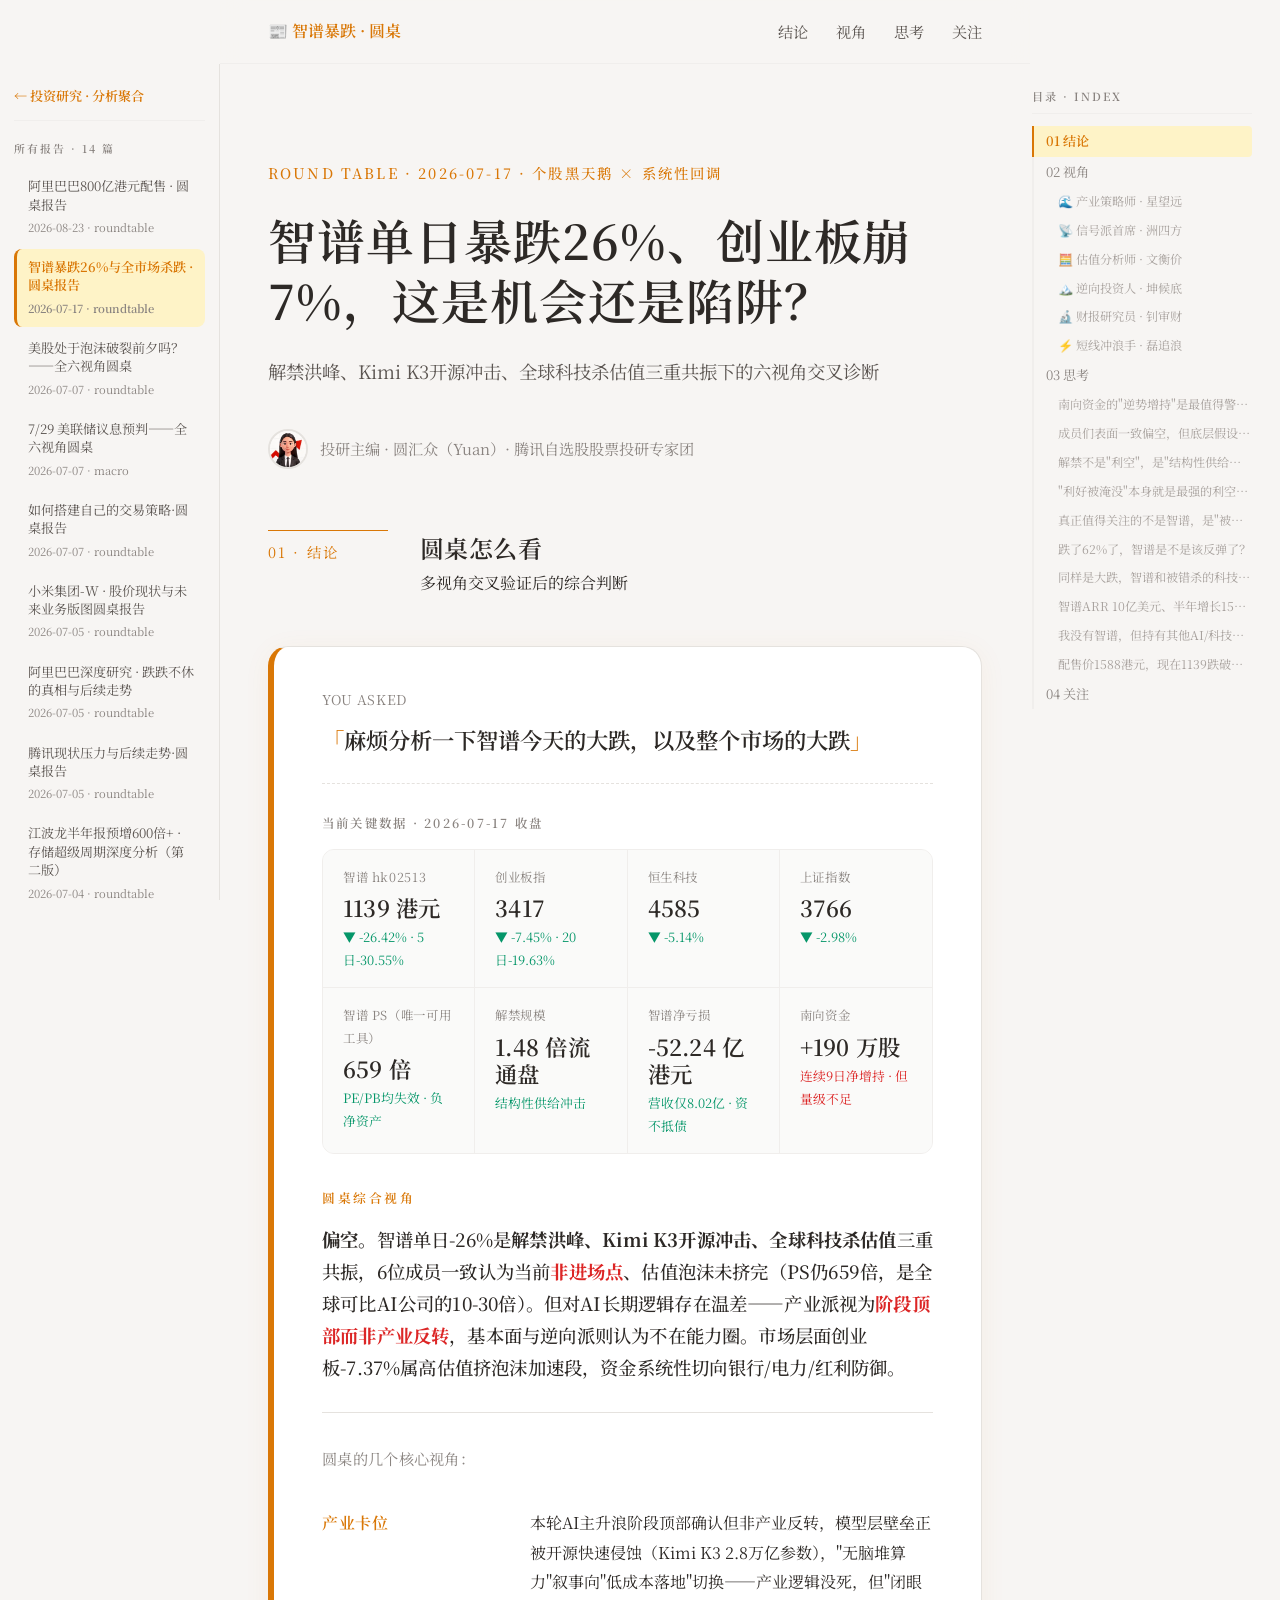
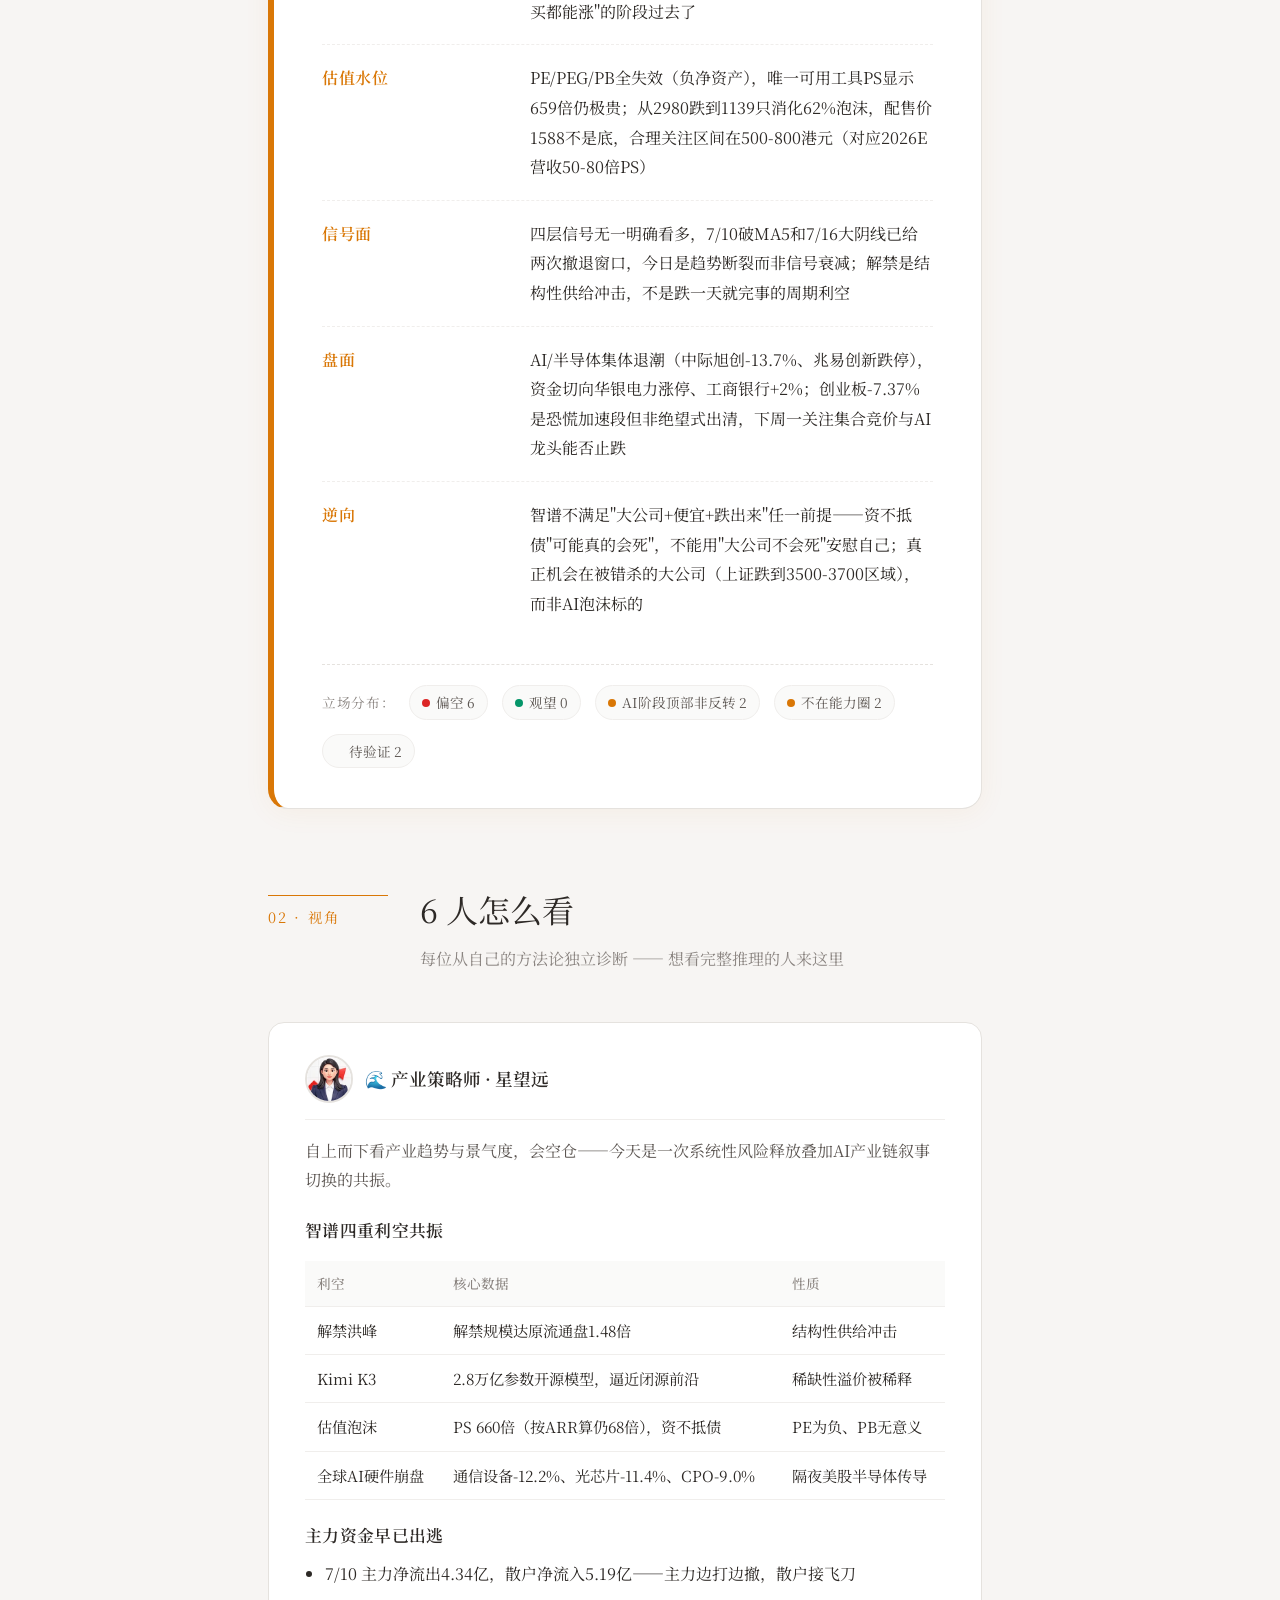
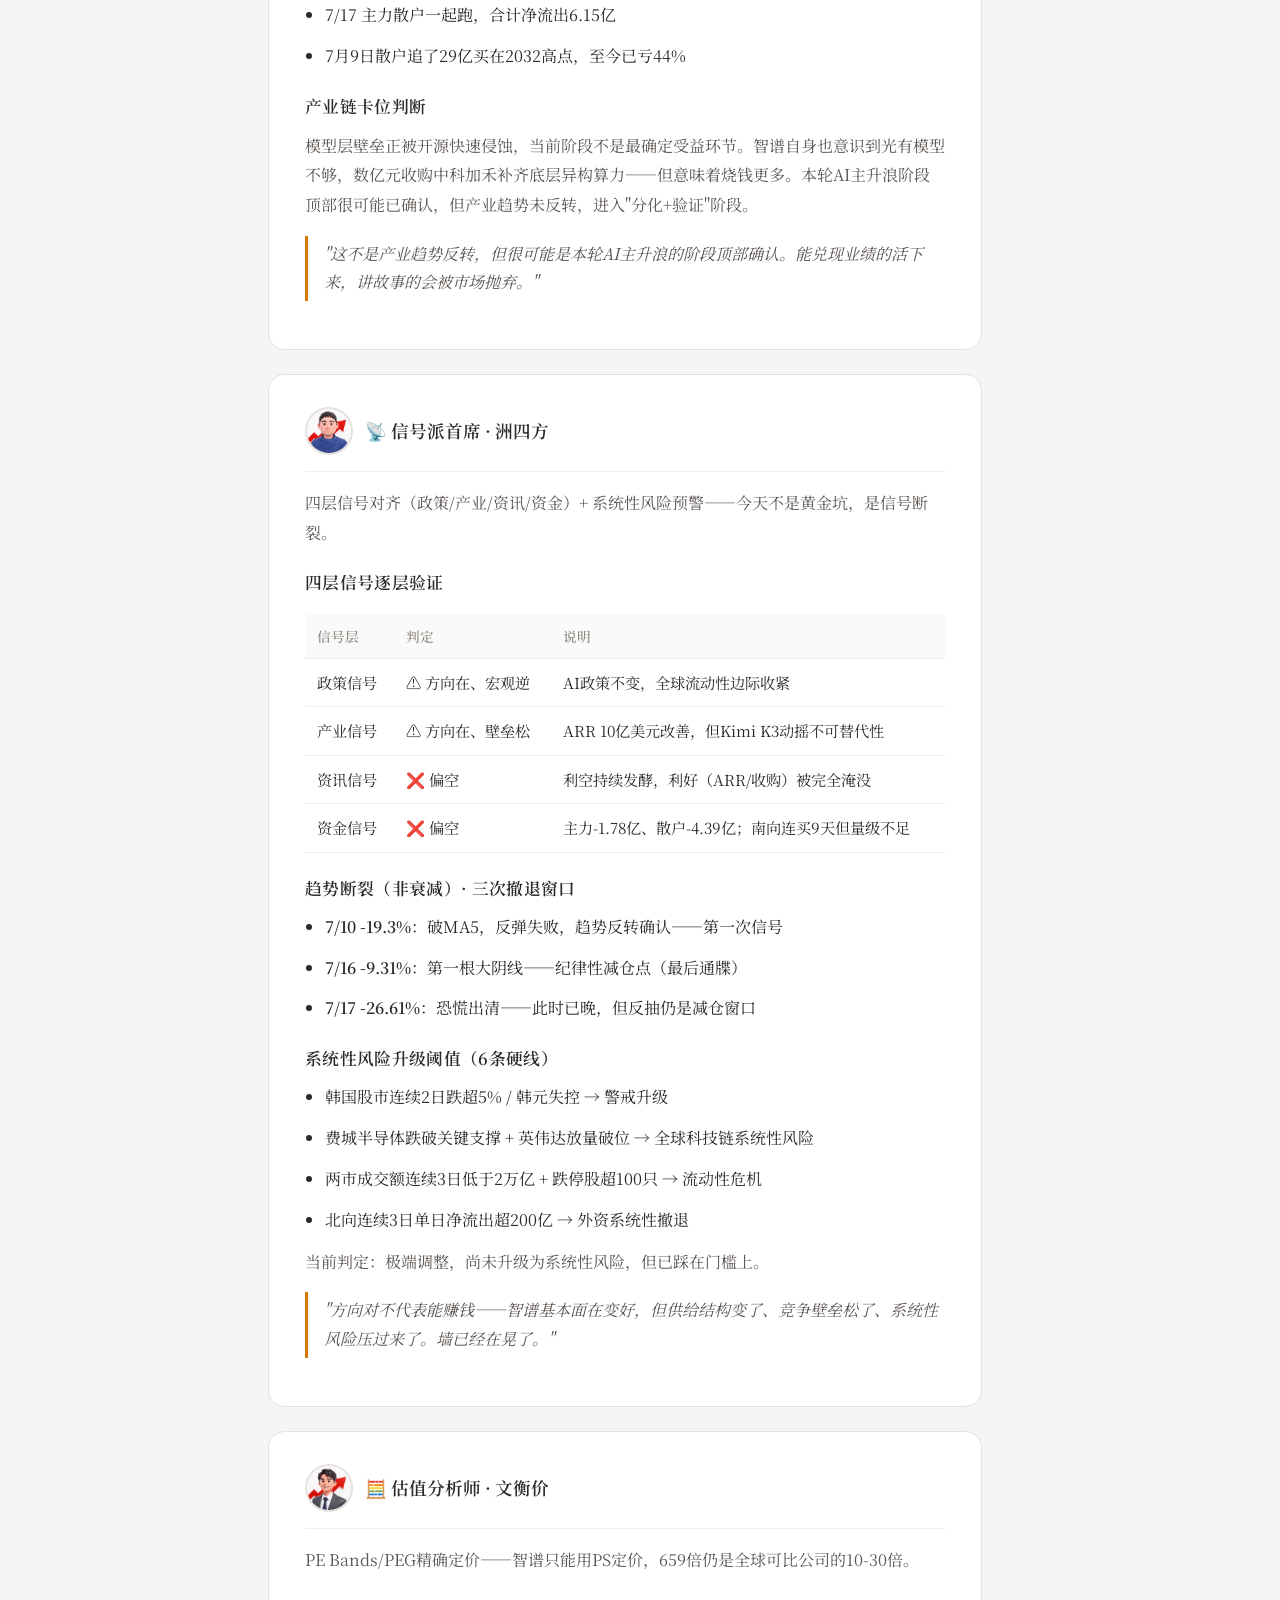
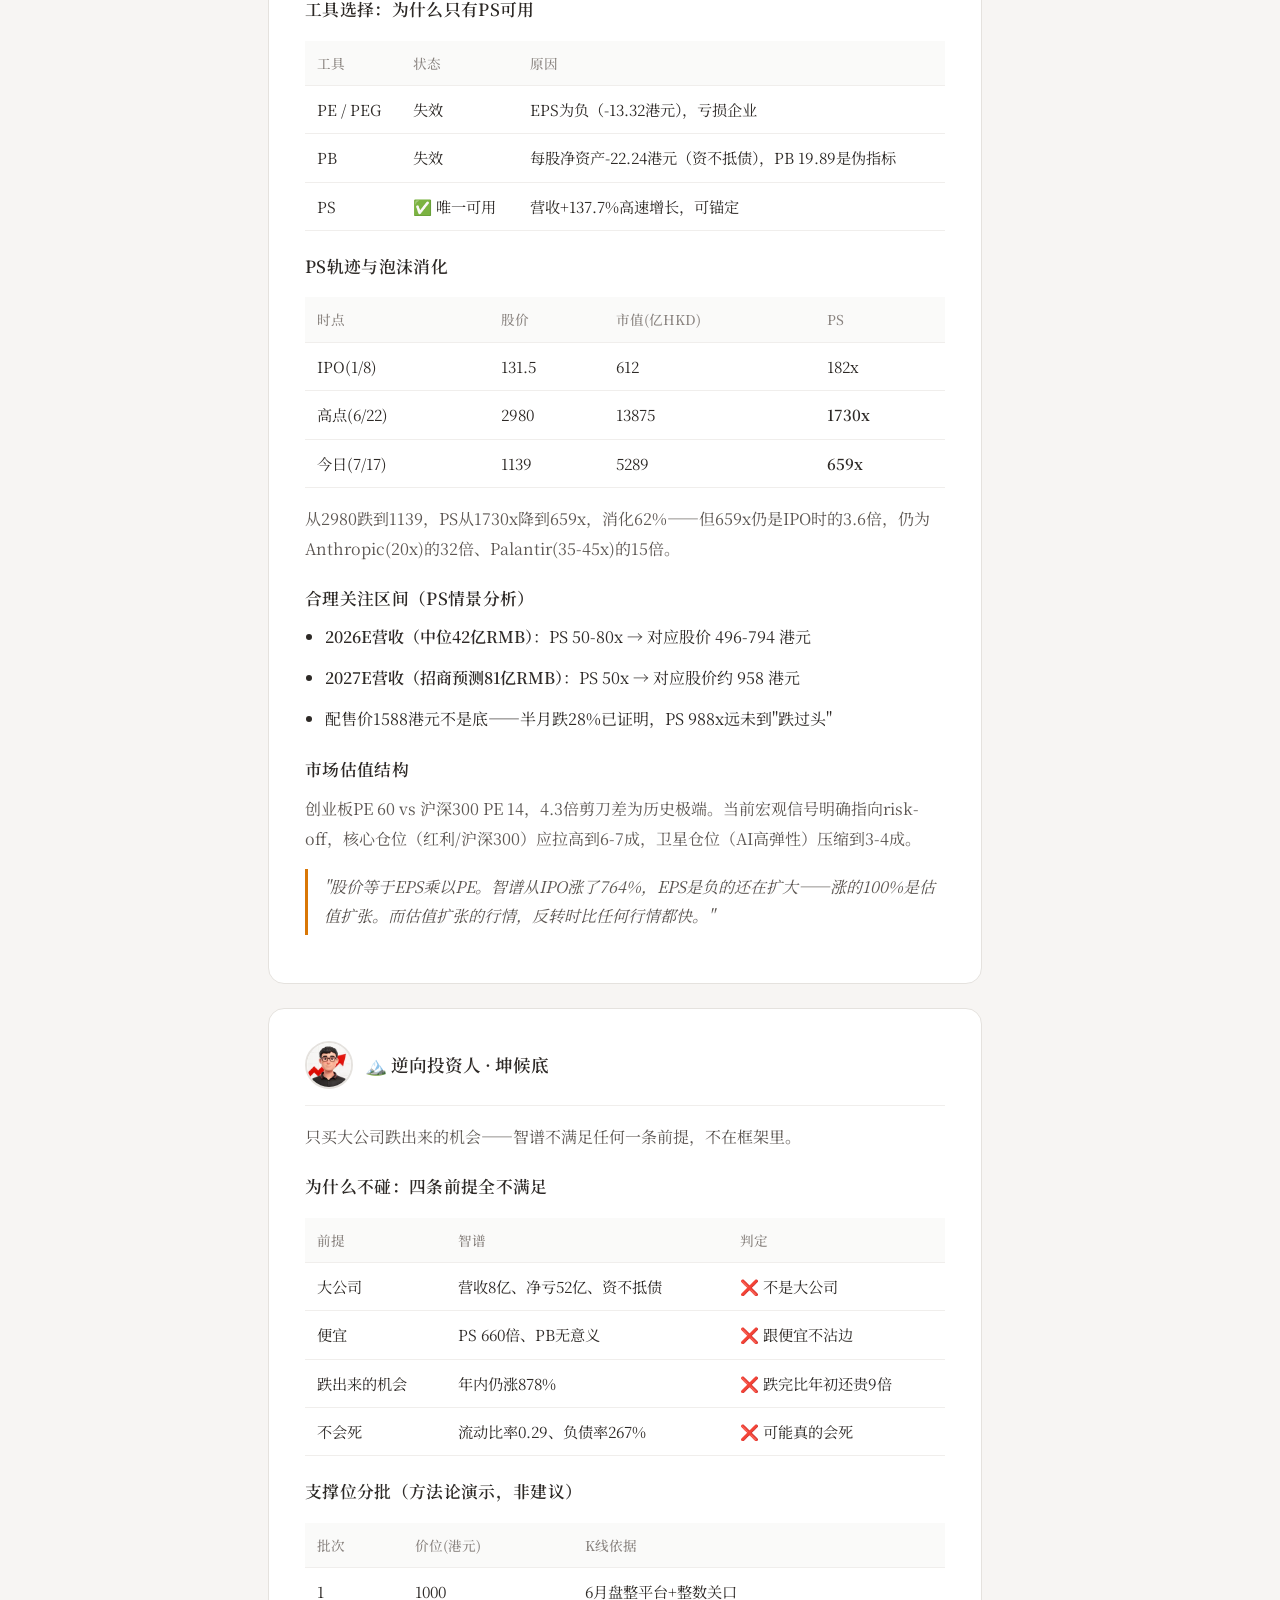
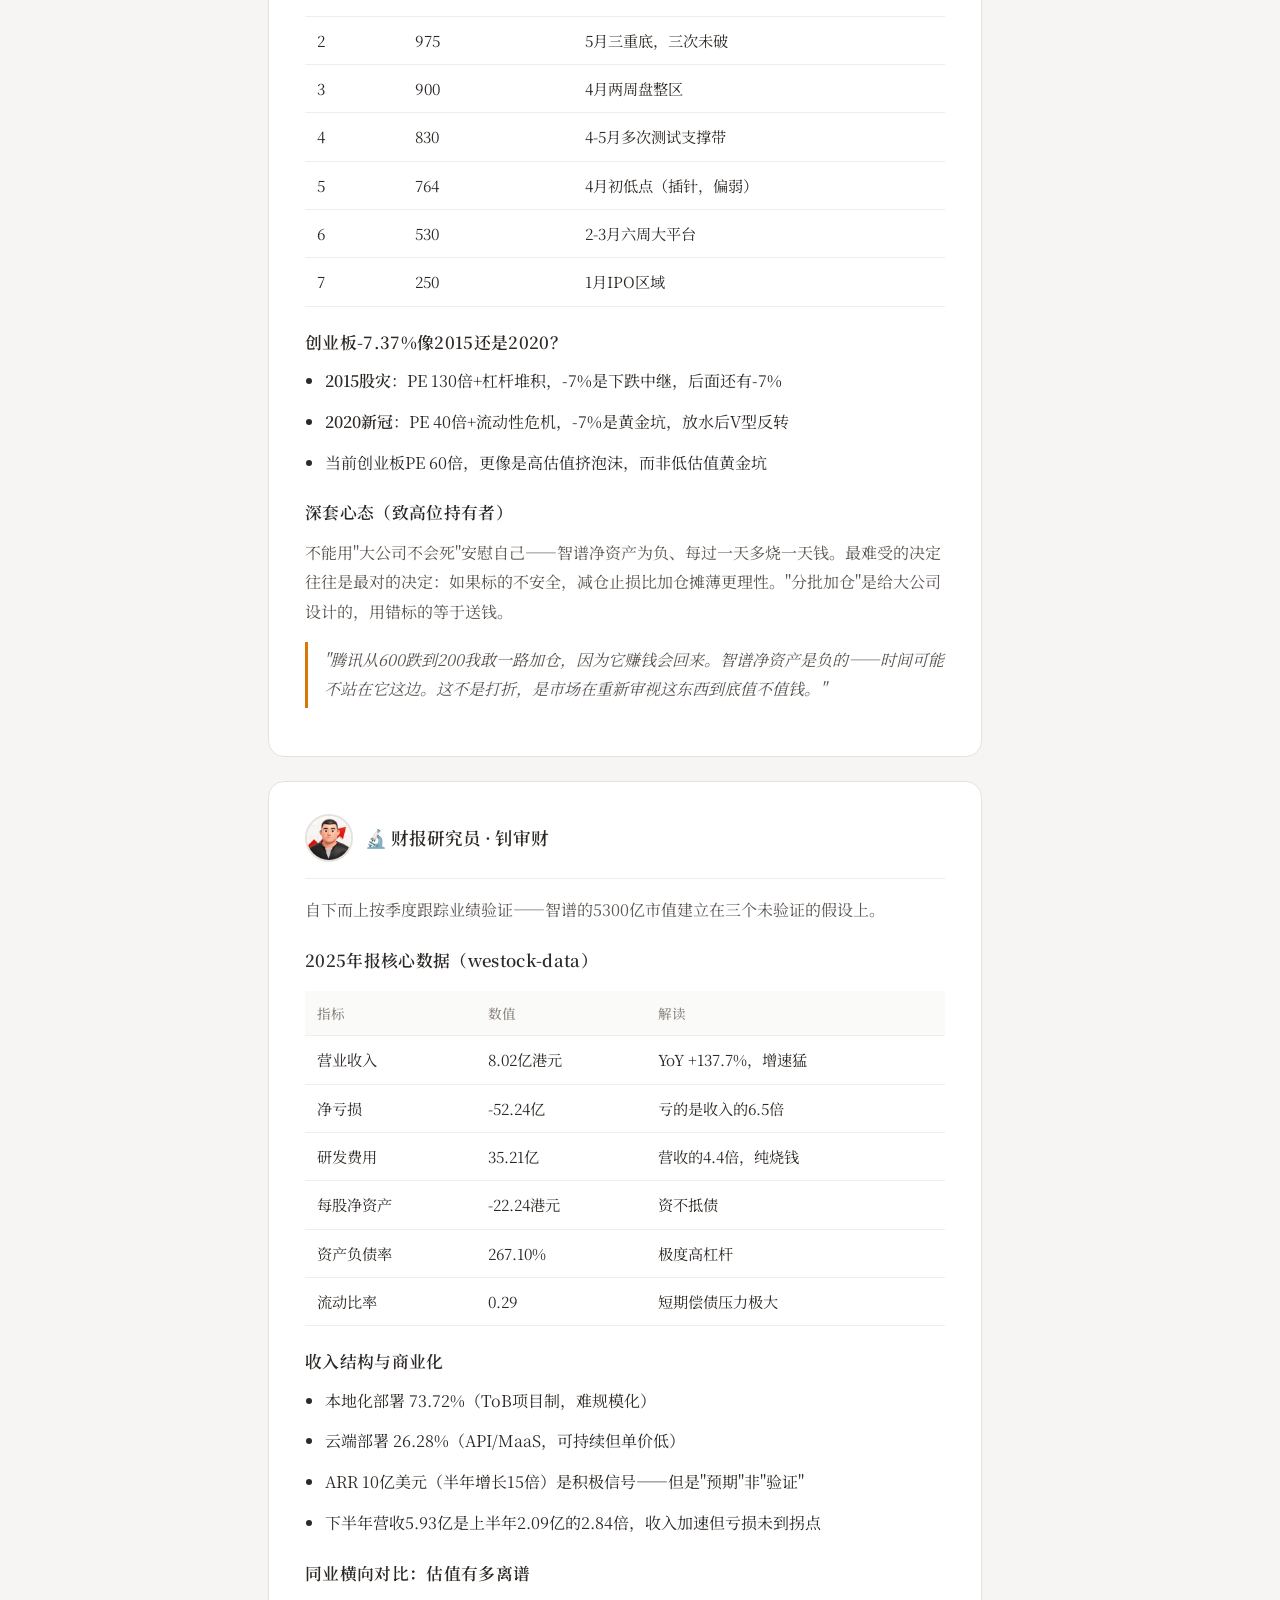
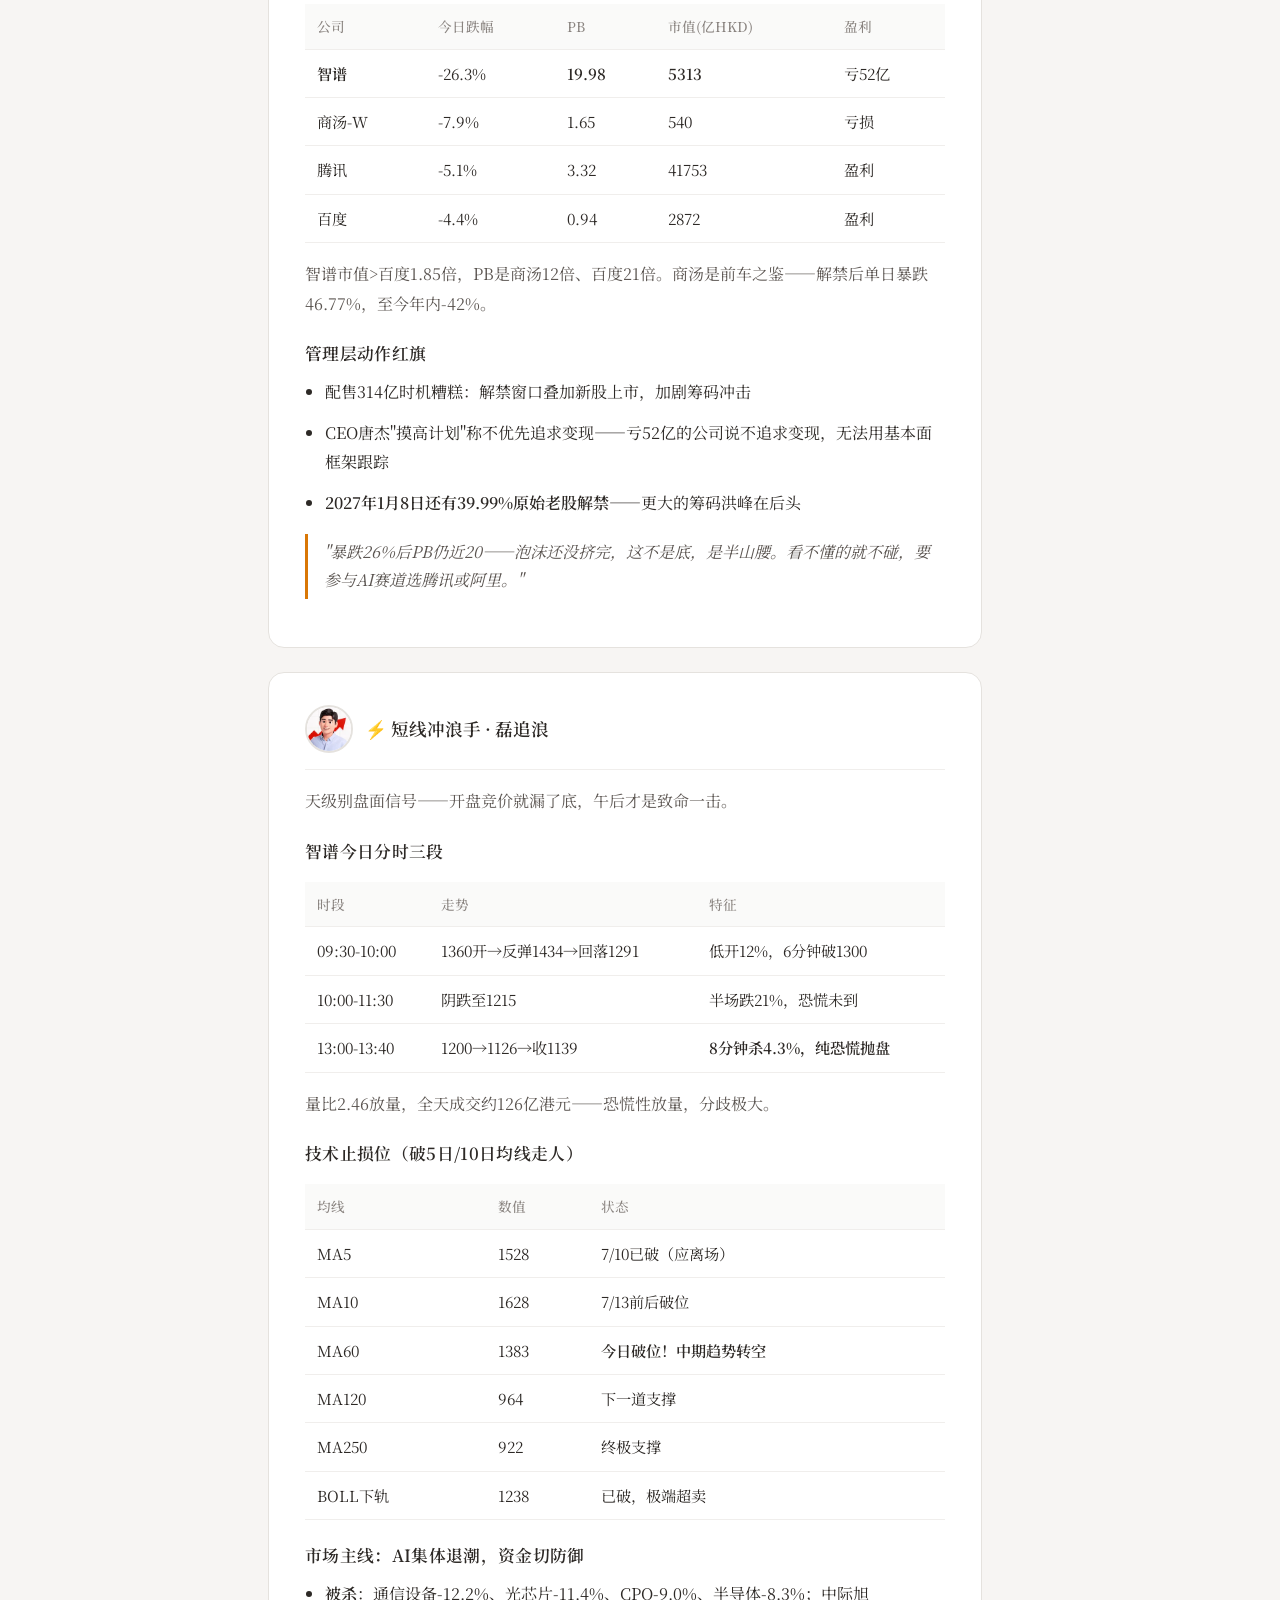
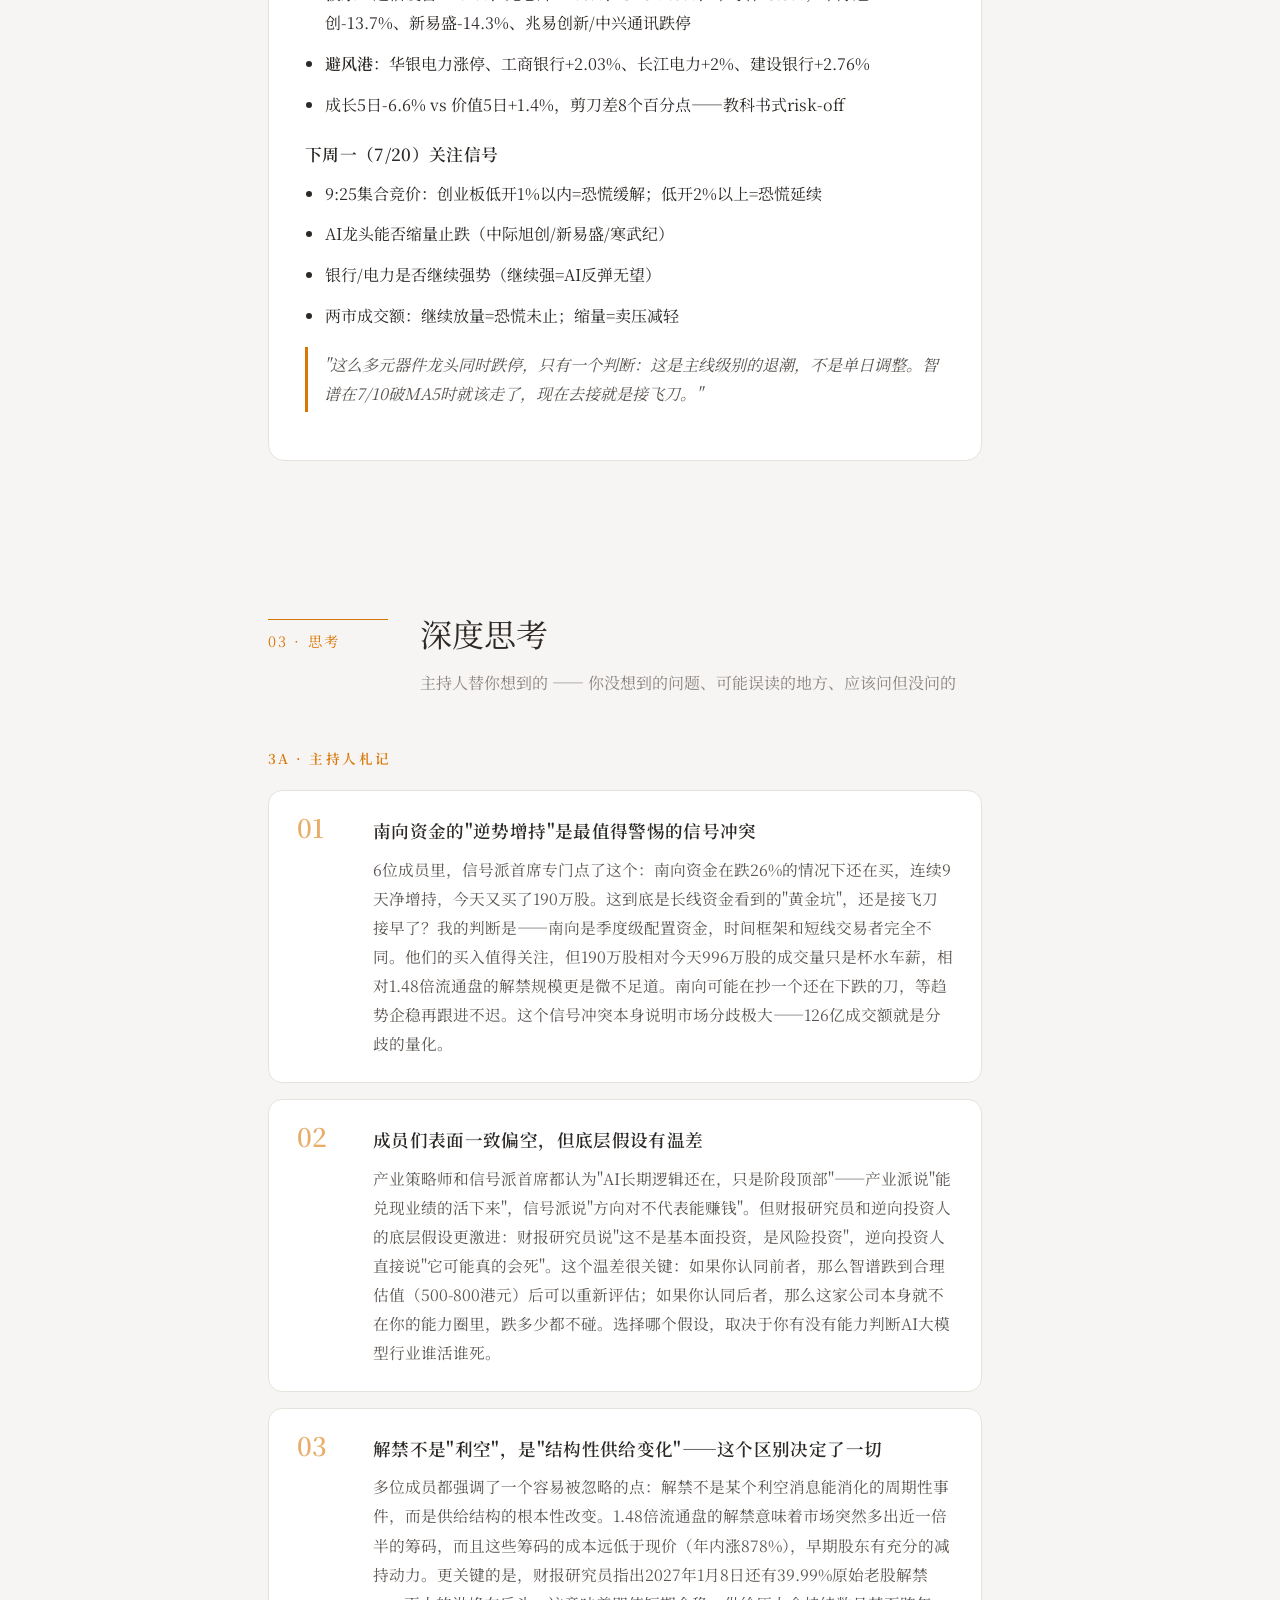
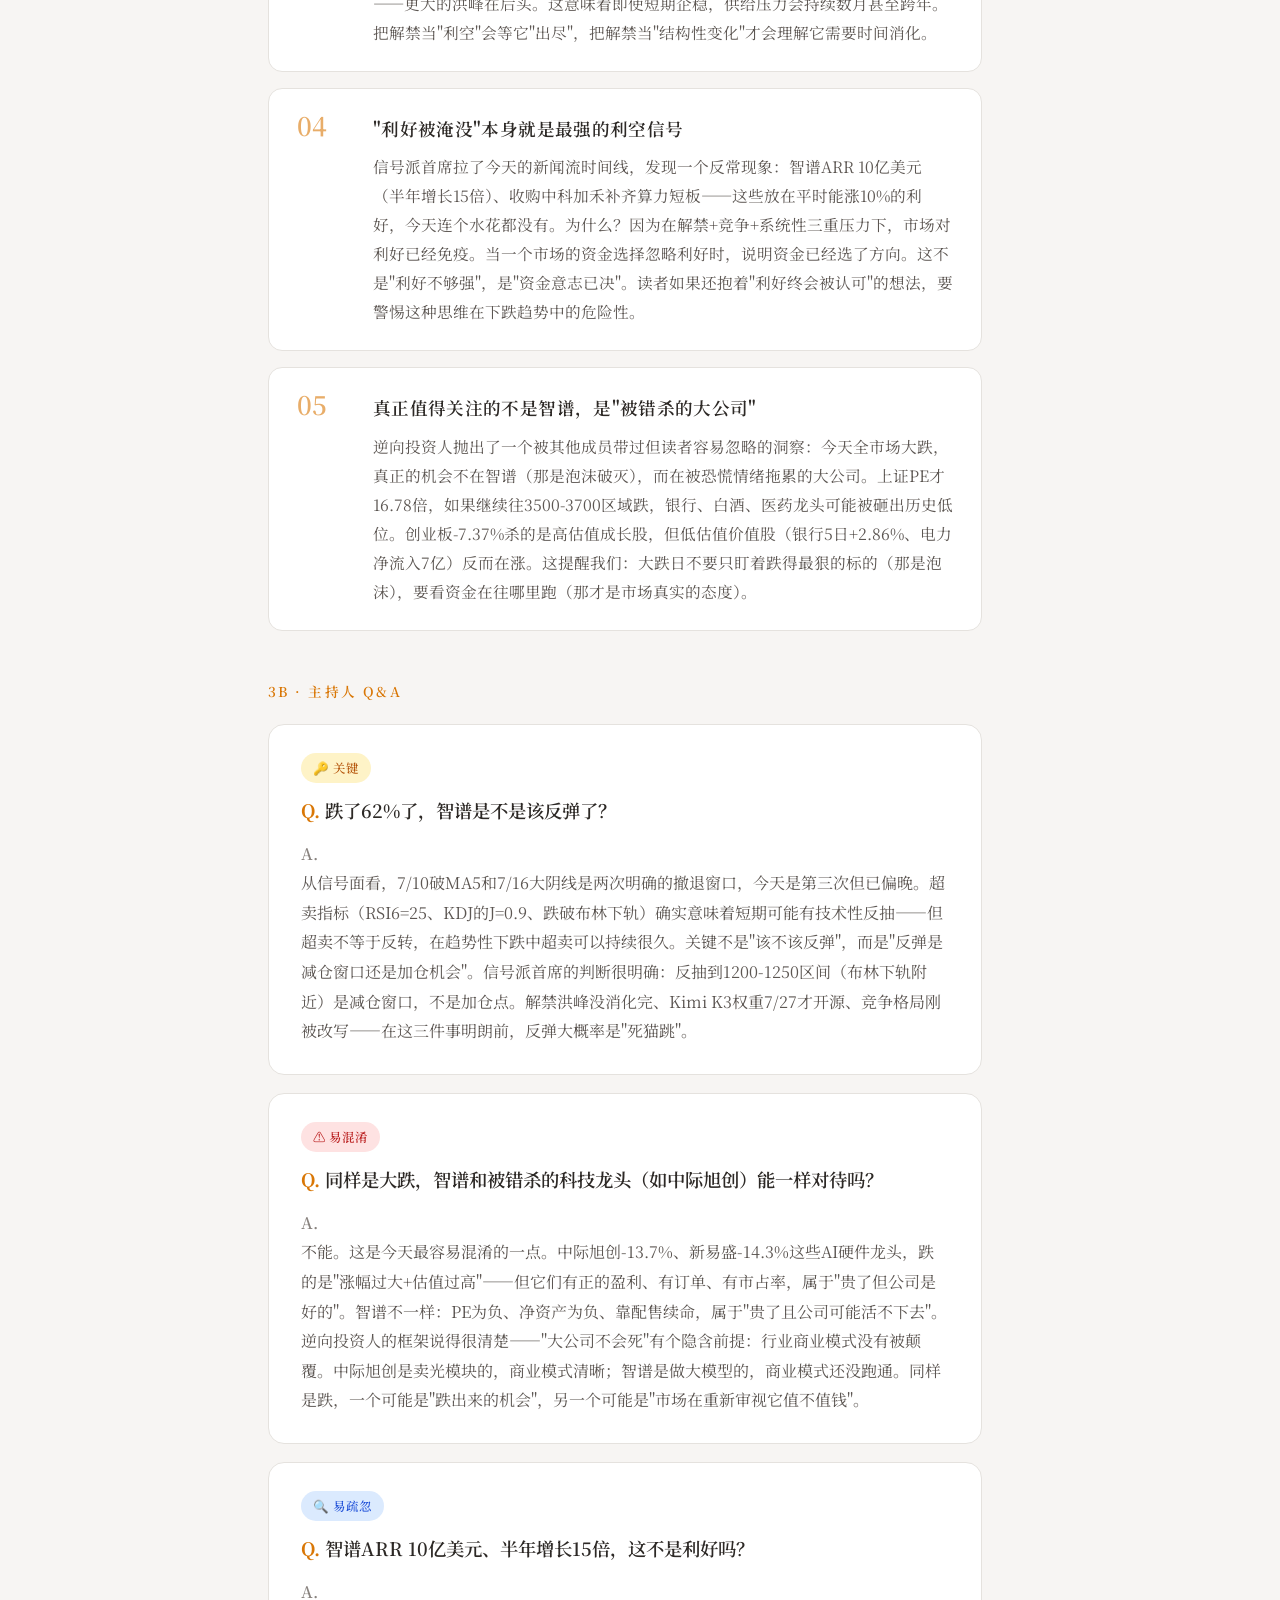
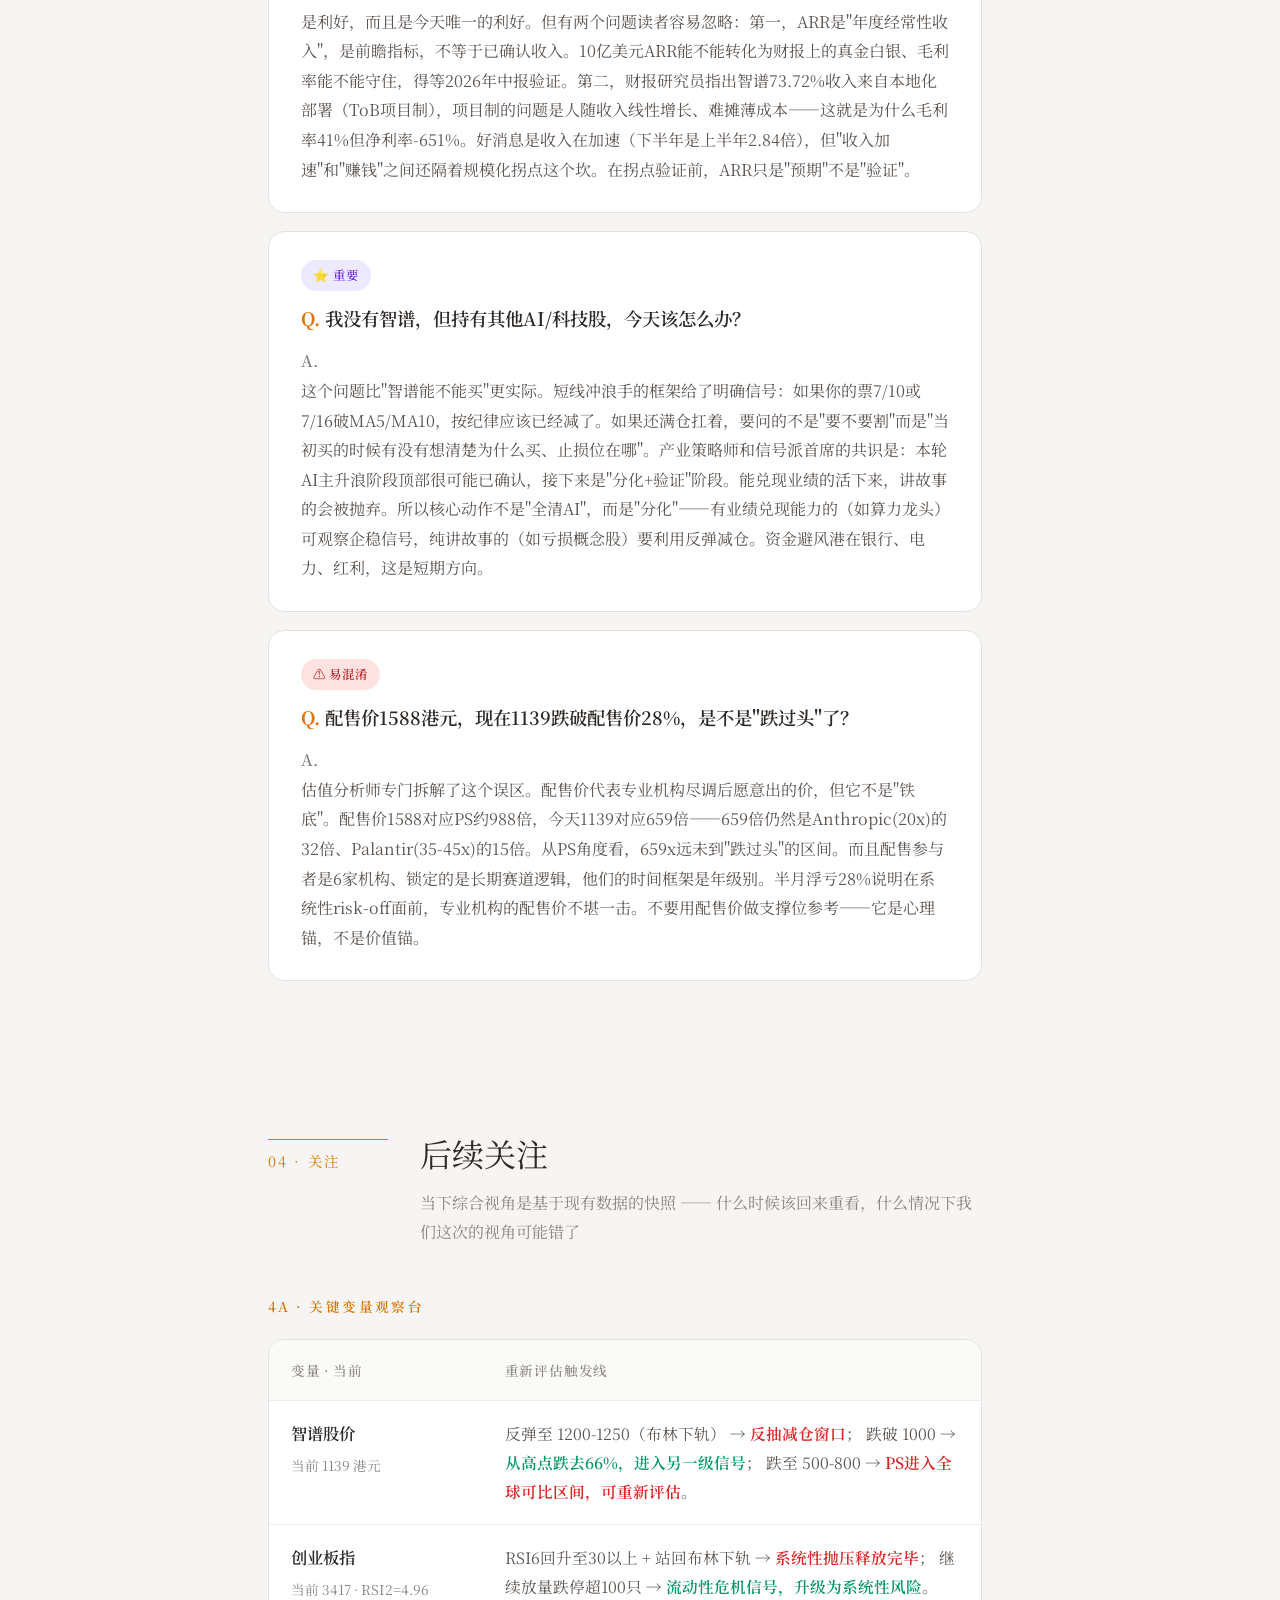
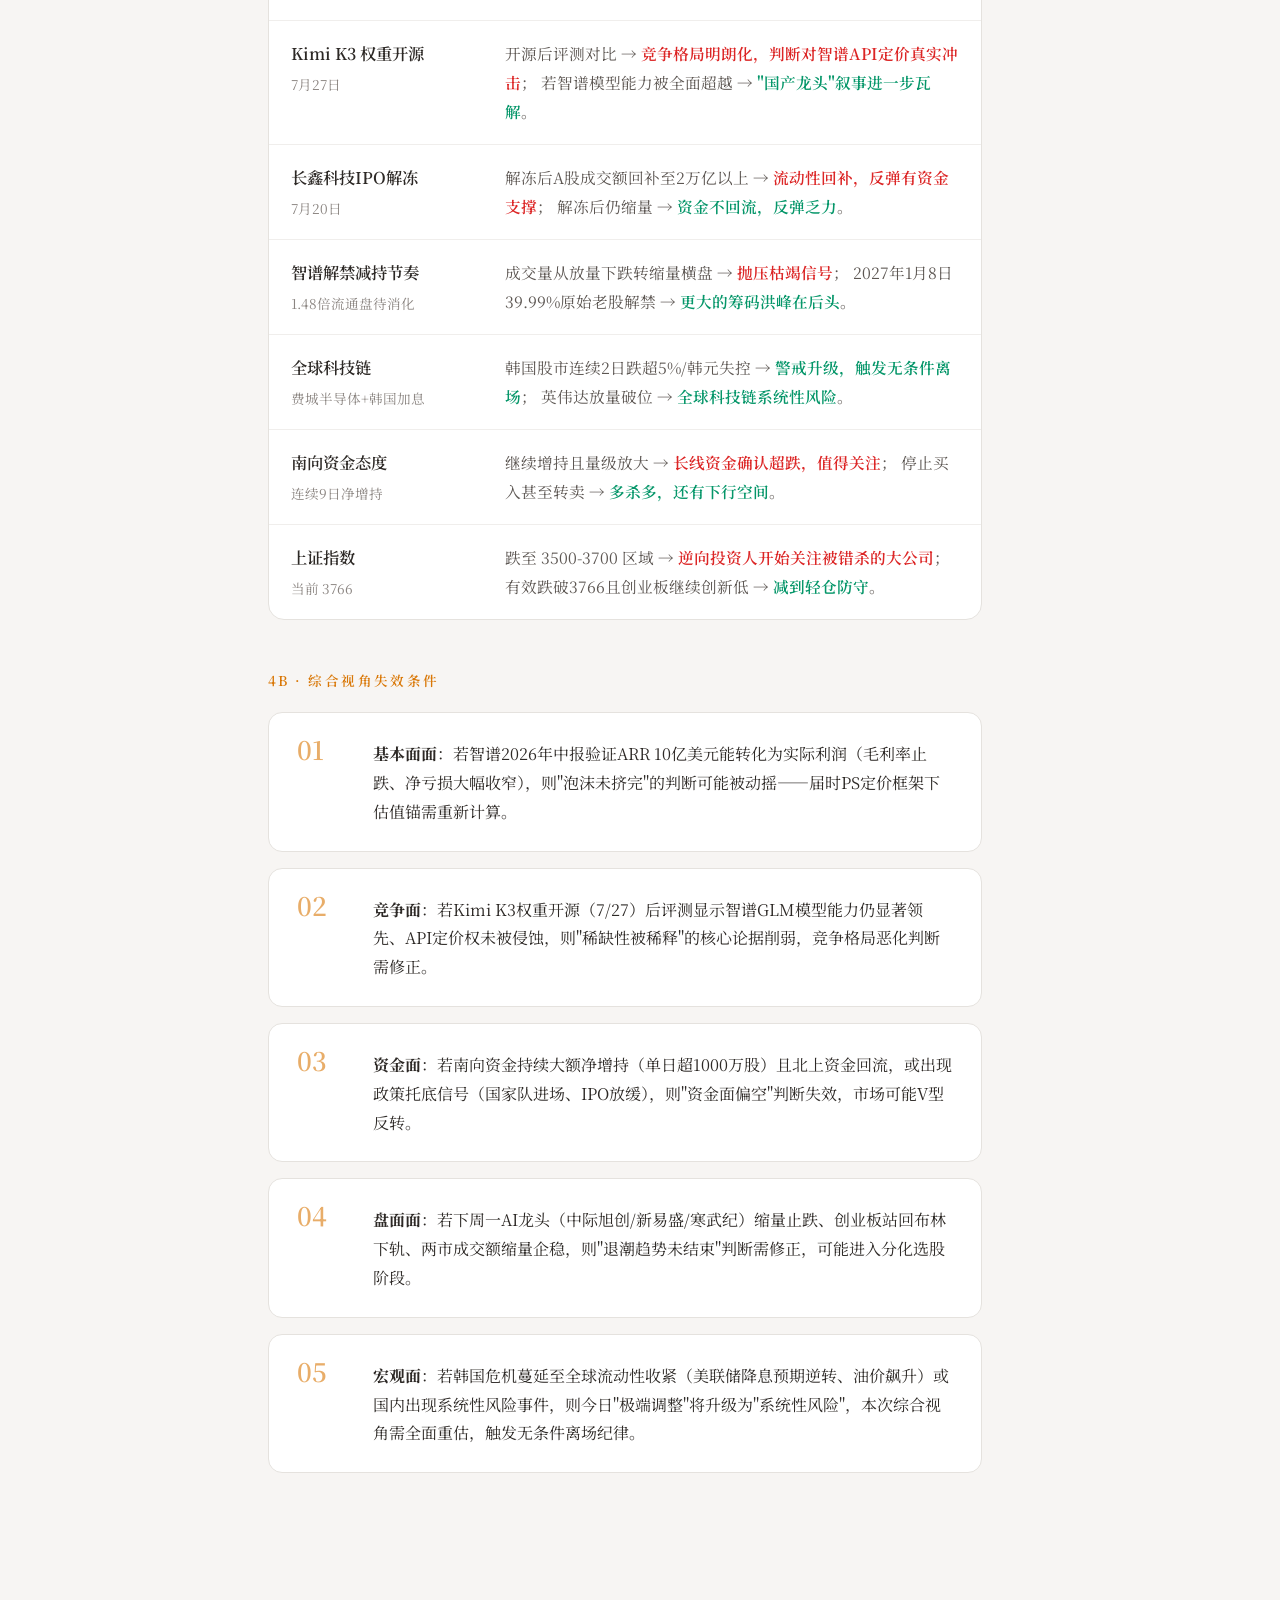
<file: pages/2026-07-17-智谱暴跌与全市场杀跌.html>
<!DOCTYPE html>
<html lang="zh-CN">
<head>
<meta charset="UTF-8">
<meta name="viewport" content="width=device-width, initial-scale=1.0">
<title>智谱暴跌26%与全市场杀跌 · 圆桌报告</title>
<link href="https://fonts.googleapis.com/css2?family=Noto+Serif+SC:wght@400;500;600;700&display=swap" rel="stylesheet">
<style>
:root {
  --bg-primary: #F7F5F3; --bg-secondary: #FFFFFF; --bg-card: #FFFFFF;
  --bg-elevated: #FAFAF9; --bg-warm: #F5F2EE; --bg-dark: #2D2926;
  --text-primary: #2D2926; --text-secondary: #5C5652;
  --text-muted: #8A8480; --text-light: #A8A29E;
  --accent: #D97706; --accent-light: #FEF3C7; --accent-hover: #B45309;
  --border: #E5E2DE; --border-light: #F0EEEC;
  --red: #DC2626; --green: #059669; --gold: #D97706; --blue: #2563EB;
}
* { box-sizing: border-box; margin: 0; padding: 0; }
body {
  font-family: 'Noto Serif SC', 'Source Han Serif SC', 'Songti SC', Georgia, serif;
  background: var(--bg-primary); color: var(--text-primary);
  line-height: 1.8; font-size: 16px; -webkit-font-smoothing: antialiased;
}
h1, h2, h3, h4 { font-family: inherit; font-weight: 600; letter-spacing: 0.02em; }
a { color: var(--accent); text-decoration: none; }
a:hover { color: var(--accent-hover); }

.container { max-width: 1100px; margin: 0 auto; padding: 0 48px; }
.prose { max-width: 760px; margin: 0 auto; }
.prose p { font-size: 1.05rem; line-height: 1.9; margin-bottom: 20px; color: var(--text-primary); }
.section-head { max-width: 1100px; display: grid; grid-template-columns: 120px 1fr; gap: 32px; align-items: baseline; margin: 0 auto 48px; padding: 0 48px; }
.section-num { font-size: 0.9rem; color: var(--accent); letter-spacing: 0.15em; border-top: 1px solid var(--accent); padding-top: 8px; }
.section-title { font-size: 2rem; }
.section-lede { color: var(--text-muted); margin-top: 6px; font-size: 1rem; }
section { padding: 72px 0; }

/* ===== Nav ===== */
nav { position: sticky; top: 0; z-index: 100; height: 64px; display: flex; align-items: center; justify-content: space-between; padding: 0 48px; background: rgba(247,245,243,0.85); backdrop-filter: blur(12px); border-bottom: 1px solid var(--border-light); }
.nav-logo { font-weight: 600; font-size: 1rem; }
.nav-links { display: flex; gap: 28px; }
.nav-links a { color: var(--text-secondary); font-size: 0.95rem; }
.nav-links a:hover { color: var(--accent); }

/* ===== Hero ===== */
.hero { max-width: 1100px; margin: 0 auto; padding: 96px 48px 48px; }
.kicker { color: var(--accent); font-size: 0.9rem; letter-spacing: 0.15em; font-weight: 500; margin-bottom: 24px; }
.hero h1 { font-size: 3rem; line-height: 1.25; margin-bottom: 24px; max-width: 900px; }
.hero-dek { max-width: 760px; font-size: 1.15rem; color: var(--text-secondary); line-height: 1.9; margin-bottom: 40px; }
.host { display: inline-flex; align-items: center; gap: 12px; font-size: 0.95rem; color: var(--text-muted); }
.host img { width: 40px; height: 40px; border-radius: 50%; object-fit: cover; border: 2px solid var(--border); }

/* ===== Module 1 · Conclusion Card ===== */
.conclusion-wrap { max-width: 1100px; margin: 0 auto; padding: 0 48px; }
.conclusion-card {
  padding: 40px 48px;
  background: var(--bg-card); border: 1px solid var(--border);
  border-left: 6px solid var(--accent); border-radius: 20px;
  box-shadow: 0 4px 28px rgba(217, 119, 6, 0.06);
}
#conclusion { padding: 0; }
#conclusion .section-head { margin-bottom: 48px; }
.cc-question {
  font-size: 0.85rem; color: var(--text-muted); letter-spacing: 0.05em;
  margin-bottom: 8px; text-transform: uppercase;
}
.cc-question-text {
  font-size: 1.4rem; font-weight: 600; color: var(--text-primary);
  margin-bottom: 28px; padding-bottom: 24px; border-bottom: 1px dashed var(--border);
}
.cc-question-text::before { content: "「"; color: var(--accent); }
.cc-question-text::after { content: "」"; color: var(--accent); }

.cc-snapshot { margin-bottom: 32px; }
.cc-snapshot-label {
  font-size: 0.78rem; color: var(--text-muted); letter-spacing: 0.18em;
  font-weight: 600; margin-bottom: 14px; text-transform: uppercase;
}
.cc-snapshot-grid {
  display: grid; grid-template-columns: repeat(4, 1fr);
  background: var(--bg-elevated); border: 1px solid var(--border-light);
  border-radius: 12px; overflow: hidden;
}
.cc-snap-cell {
  padding: 16px 20px;
  border-right: 1px solid var(--border-light);
  border-bottom: 1px solid var(--border-light);
  background: var(--bg-elevated);
}
.cc-snap-cell:nth-child(4n) { border-right: none; }
.cc-snap-cell:nth-last-child(-n+4) { border-bottom: none; }
.cc-snap-cell-label {
  font-size: 0.78rem; color: var(--text-muted); letter-spacing: 0.05em;
  margin-bottom: 6px;
}
.cc-snap-cell-value {
  font-size: 1.4rem; font-weight: 600; color: var(--text-primary);
  font-variant-numeric: tabular-nums; line-height: 1.2;
  letter-spacing: 0.01em;
}
.cc-snap-cell-sub {
  font-size: 0.8rem; color: var(--text-muted); margin-top: 4px;
  font-variant-numeric: tabular-nums;
}
.cc-snap-up { color: var(--red); }
.cc-snap-down { color: var(--green); }

.cc-headline-label {
  font-size: 0.8rem; color: var(--accent); letter-spacing: 0.2em;
  font-weight: 600; margin-bottom: 14px; text-transform: uppercase;
}
.cc-headline {
  font-size: 1.15rem; font-weight: 500; color: var(--text-primary);
  letter-spacing: 0.01em; line-height: 1.75;
  margin-bottom: 32px; padding-bottom: 28px;
  border-bottom: 1px solid var(--border);
}
.cc-headline strong { font-weight: 700; color: var(--text-primary); }
.cc-headline em { font-style: normal; font-weight: 700; color: var(--red); }

.cc-actions-intro {
  font-size: 0.95rem; color: var(--text-muted); letter-spacing: 0.02em;
  margin-bottom: 18px;
}
.cc-actions {
  display: flex; flex-direction: column;
  margin-bottom: 28px;
}
.cc-action-row {
  display: grid; grid-template-columns: 180px 1fr;
  gap: 28px; padding: 18px 0; align-items: baseline;
  border-bottom: 1px dashed var(--border-light);
}
.cc-action-row:last-child { border-bottom: none; }
.cc-action-label {
  font-weight: 600; color: var(--accent); font-size: 1rem;
  letter-spacing: 0.04em;
}
.cc-action-detail {
  color: var(--text-primary); font-size: 1rem; line-height: 1.85;
}
.cc-action-detail strong { color: var(--text-primary); font-weight: 600; }

.cc-vote {
  display: flex; gap: 14px; flex-wrap: wrap; align-items: center;
  padding-top: 20px; border-top: 1px dashed var(--border);
}
.cc-vote-label { font-size: 0.85rem; color: var(--text-muted); letter-spacing: 0.05em; }
.cc-vote-tag {
  display: inline-flex; align-items: center; gap: 6px;
  font-size: 0.85rem; color: var(--text-secondary);
  padding: 4px 12px; background: var(--bg-elevated); border-radius: 999px;
  border: 1px solid var(--border-light);
}
.cc-vote-tag .dot { width: 8px; height: 8px; border-radius: 50%; }

/* ===== Module 2 · Voice Card ===== */
.voice-stack { max-width: 1100px; margin: 0 auto; padding: 0 48px; display: flex; flex-direction: column; gap: 24px; }
.voice-card { background: var(--bg-card); border: 1px solid var(--border); border-radius: 16px; padding: 32px 36px; min-width: 0; }
.voice-head { display: flex; align-items: center; gap: 12px; padding-bottom: 16px; margin-bottom: 16px; border-bottom: 1px solid var(--border-light); }
.voice-head img { width: 48px; height: 48px; border-radius: 50%; object-fit: cover; border: 2px solid var(--border); }
.voice-name { font-weight: 600; font-size: 1.1rem; flex: 1; }
.voice-card ol, .voice-card ul { padding-left: 20px; }
.voice-card li { margin-bottom: 12px; line-height: 1.8; }
.voice-card strong { color: var(--text-primary); font-weight: 600; }
.voice-card h4 { margin: 20px 0 10px; font-size: 1.05rem; color: var(--text-primary); }
.voice-card p { margin-bottom: 14px; line-height: 1.85; color: var(--text-secondary); }
.voice-card table { width: 100%; border-collapse: collapse; font-variant-numeric: tabular-nums; font-size: 0.95rem; margin: 16px 0; }
.voice-card th, .voice-card td { padding: 10px 12px; text-align: left; border-bottom: 1px solid var(--border-light); }
.voice-card th { color: var(--text-muted); font-weight: 500; background: var(--bg-elevated); font-size: 0.85rem; }
.voice-card .table-scroll { overflow-x: auto; margin: 16px 0; }
.voice-card .pull-quote { border-left: 3px solid var(--accent); padding: 4px 0 4px 16px; margin: 16px 0; color: var(--text-secondary); font-style: italic; }

/* ===== Module 3a · Notes List（主持人札记） ===== */
.notes-stack { max-width: 1100px; margin: 0 auto; padding: 0 48px; display: flex; flex-direction: column; gap: 16px; }
.note-item { background: var(--bg-card); border: 1px solid var(--border); border-radius: 14px; padding: 24px 28px; display: grid; grid-template-columns: 56px 1fr; gap: 20px; align-items: baseline; }
.note-num { font-size: 1.6rem; font-weight: 600; color: var(--accent); font-variant-numeric: tabular-nums; line-height: 1; opacity: 0.6; }
.note-body h4 { font-size: 1.1rem; margin-bottom: 8px; color: var(--text-primary); }
.note-body p { font-size: 0.98rem; line-height: 1.85; color: var(--text-secondary); margin: 0 0 12px; }
.note-body p:last-child { margin-bottom: 0; }
.note-body p strong { color: var(--text-primary); }

/* ===== Module 3b · Q&A Card（主持人 Q&A） ===== */
.qa-stack { max-width: 1100px; margin: 0 auto; padding: 0 48px; display: flex; flex-direction: column; gap: 18px; }
.qa-card { background: var(--bg-card); border: 1px solid var(--border); border-radius: 16px; padding: 28px 32px; }
.qa-tag { display: inline-flex; align-items: center; gap: 6px; font-size: 0.78rem; letter-spacing: 0.06em; padding: 4px 12px; border-radius: 999px; background: var(--bg-warm); color: var(--text-secondary); margin-bottom: 14px; font-weight: 500; }
.qa-tag.tag-key { background: #FEF3C7; color: #B45309; }
.qa-tag.tag-confuse { background: #FEE2E2; color: #B91C1C; }
.qa-tag.tag-miss { background: #DBEAFE; color: #1D4ED8; }
.qa-tag.tag-meta { background: #EDE9FE; color: #6D28D9; }
.qa-question { font-size: 1.15rem; font-weight: 600; color: var(--text-primary); margin-bottom: 14px; line-height: 1.5; }
.qa-question::before { content: "Q. "; color: var(--accent); font-weight: 700; }
.qa-answer { color: var(--text-secondary); font-size: 1rem; line-height: 1.85; }
.qa-answer::before { content: "A. "; color: var(--text-muted); font-weight: 600; margin-right: 4px; }
.qa-answer p { margin-bottom: 12px; }
.qa-answer p:last-child { margin-bottom: 0; }
.qa-answer strong { color: var(--text-primary); }

/* ===== Module 4 · Trigger Table（关键变量触发表） ===== */
.trigger-wrap { max-width: 1100px; margin: 0 auto; padding: 0 48px; }
.trigger-table { width: 100%; border-collapse: separate; border-spacing: 0; background: var(--bg-card); border: 1px solid var(--border); border-radius: 16px; overflow: hidden; font-variant-numeric: tabular-nums; }
.trigger-table th, .trigger-table td { padding: 18px 22px; text-align: left; border-bottom: 1px solid var(--border-light); vertical-align: top; }
.trigger-table tr:last-child td { border-bottom: none; }
.trigger-table th { background: var(--bg-elevated); color: var(--text-muted); font-size: 0.85rem; font-weight: 500; letter-spacing: 0.06em; text-transform: uppercase; }
.trigger-var { font-weight: 600; color: var(--text-primary); font-size: 1.02rem; min-width: 200px; }
.trigger-var .now { display: block; font-weight: 400; color: var(--text-muted); font-size: 0.85rem; margin-top: 4px; letter-spacing: 0; text-transform: none; }
.trigger-action { color: var(--text-secondary); font-size: 0.98rem; line-height: 1.85; }
.trigger-action strong { color: var(--text-primary); font-weight: 600; }
.trigger-action .up { color: var(--red); font-weight: 600; }
.trigger-action .down { color: var(--green); font-weight: 600; }

/* ===== Sub-section divider（用于 Module 3 内部 3a / 3b 分隔） ===== */
.subsection-label { max-width: 1100px; margin: 48px auto 20px; padding: 0 48px; font-size: 0.85rem; color: var(--accent); letter-spacing: 0.18em; text-transform: uppercase; font-weight: 600; }
.subsection-label:first-of-type { margin-top: 0; }

/* ===== Passage Card（兜底承接：4 模块外的非标内容） ===== */
.passage-card { background: var(--bg-card); border: 1px solid var(--border); border-radius: 16px; padding: 36px 40px; max-width: 1100px; margin: 0 auto 24px; }
.passage-card h3 { font-size: 1.3rem; margin-bottom: 16px; color: var(--text-primary); }
.passage-card h4 { font-size: 1.05rem; margin: 24px 0 10px; color: var(--text-primary); }
.passage-card p { font-size: 1rem; line-height: 1.9; margin-bottom: 16px; color: var(--text-secondary); }
.passage-card ul, .passage-card ol { padding-left: 22px; margin-bottom: 16px; }
.passage-card li { margin-bottom: 8px; line-height: 1.85; color: var(--text-secondary); }
.passage-card strong { color: var(--text-primary); font-weight: 600; }
.passage-card table { width: 100%; border-collapse: collapse; font-variant-numeric: tabular-nums; font-size: 0.95rem; margin: 16px 0 24px; }
.passage-card th, .passage-card td { padding: 12px 14px; text-align: left; border-bottom: 1px solid var(--border-light); vertical-align: top; }
.passage-card th { color: var(--text-muted); font-weight: 500; background: var(--bg-elevated); letter-spacing: 0.04em; font-size: 0.85rem; }

/* ===== Footer ===== */
footer { background: var(--bg-dark); color: var(--text-light); padding: 48px; text-align: center; margin-top: 72px; }
footer p { max-width: 680px; margin: 0 auto; font-size: 0.95rem; }
.footer-sub { margin-top: 16px; font-size: 0.8rem; color: var(--text-light); opacity: 0.7; }

/* ===== Responsive ===== */
@media (max-width: 900px) {
  .container, .voice-stack, .qa-stack, .trigger-wrap, .notes-stack, .subsection-label, .conclusion-wrap { padding-left: 24px; padding-right: 24px; }
  .hero { padding-left: 24px; padding-right: 24px; }
  .conclusion-card { padding: 28px 24px; }
  .cc-headline { font-size: 1.05rem; line-height: 1.7; }
  .cc-action-row { grid-template-columns: 1fr; gap: 6px; }
  .cc-snapshot-grid { grid-template-columns: repeat(2, 1fr); }
  .cc-snap-cell:nth-child(4n) { border-right: 1px solid var(--border-light); }
  .cc-snap-cell:nth-child(2n) { border-right: none; }
  .cc-snap-cell:nth-last-child(-n+4) { border-bottom: 1px solid var(--border-light); }
  .cc-snap-cell:nth-last-child(-n+2) { border-bottom: none; }
  .hero h1 { font-size: 2.2rem; }
  nav { padding: 0 24px; }
  .nav-links { display: none; }
  .voice-card, .passage-card { padding: 24px; }
  .qa-card { padding: 22px; }
  .trigger-table th, .trigger-table td { padding: 14px 14px; }
  .note-item { padding: 20px; grid-template-columns: 1fr; gap: 8px; }
  .section-head { padding: 0 24px; }
}
</style>
</head>
<body>

<nav>
  <a class="nav-logo">📰 智谱暴跌 · 圆桌</a>
  <div class="nav-links">
    <a href="#conclusion">结论</a>
    <a href="#voices">视角</a>
    <a href="#thinking">思考</a>
    <a href="#watch">关注</a>
  </div>
</nav>

<section class="hero">
  <div class="kicker">ROUND TABLE · 2026-07-17 · 个股黑天鹅 × 系统性回调</div>
  <h1>智谱单日暴跌26%、创业板崩7%，这是机会还是陷阱？</h1>
  <div class="hero-dek">解禁洪峰、Kimi K3开源冲击、全球科技杀估值三重共振下的六视角交叉诊断</div>
  <div class="host">
    <img src="[data-uri]" alt="投研主编">
    <span>投研主编 · 圆汇众（Yuan）· 腾讯自选股股票投研专家团</span>
  </div>
</section>

<section id="conclusion">
  <div class="section-head">
    <div class="section-num">01 · 结论</div>
    <div><h2>圆桌怎么看</h2><p class="section-dek">多视角交叉验证后的综合判断</p></div>
  </div>
  <div class="conclusion-wrap">
    <div class="conclusion-card">

    <div class="cc-question">YOU ASKED</div>
    <div class="cc-question-text">麻烦分析一下智谱今天的大跌，以及整个市场的大跌</div>

    <div class="cc-snapshot">
      <div class="cc-snapshot-label">当前关键数据 · 2026-07-17 收盘</div>
      <div class="cc-snapshot-grid">
        <div class="cc-snap-cell">
          <div class="cc-snap-cell-label">智谱 hk02513</div>
          <div class="cc-snap-cell-value">1139 港元</div>
          <div class="cc-snap-cell-sub cc-snap-down">▼ -26.42% · 5日-30.55%</div>
        </div>
        <div class="cc-snap-cell">
          <div class="cc-snap-cell-label">创业板指</div>
          <div class="cc-snap-cell-value">3417</div>
          <div class="cc-snap-cell-sub cc-snap-down">▼ -7.45% · 20日-19.63%</div>
        </div>
        <div class="cc-snap-cell">
          <div class="cc-snap-cell-label">恒生科技</div>
          <div class="cc-snap-cell-value">4585</div>
          <div class="cc-snap-cell-sub cc-snap-down">▼ -5.14%</div>
        </div>
        <div class="cc-snap-cell">
          <div class="cc-snap-cell-label">上证指数</div>
          <div class="cc-snap-cell-value">3766</div>
          <div class="cc-snap-cell-sub cc-snap-down">▼ -2.98%</div>
        </div>
        <div class="cc-snap-cell">
          <div class="cc-snap-cell-label">智谱 PS（唯一可用工具）</div>
          <div class="cc-snap-cell-value">659 倍</div>
          <div class="cc-snap-cell-sub cc-snap-down">PE/PB均失效 · 负净资产</div>
        </div>
        <div class="cc-snap-cell">
          <div class="cc-snap-cell-label">解禁规模</div>
          <div class="cc-snap-cell-value">1.48 倍流通盘</div>
          <div class="cc-snap-cell-sub cc-snap-down">结构性供给冲击</div>
        </div>
        <div class="cc-snap-cell">
          <div class="cc-snap-cell-label">智谱净亏损</div>
          <div class="cc-snap-cell-value">-52.24 亿港元</div>
          <div class="cc-snap-cell-sub cc-snap-down">营收仅8.02亿 · 资不抵债</div>
        </div>
        <div class="cc-snap-cell">
          <div class="cc-snap-cell-label">南向资金</div>
          <div class="cc-snap-cell-value">+190 万股</div>
          <div class="cc-snap-cell-sub cc-snap-up">连续9日净增持 · 但量级不足</div>
        </div>
      </div>
    </div>

    <div class="cc-headline-label">圆桌综合视角</div>
    <div class="cc-headline"><strong>偏空。</strong>智谱单日-26%是<strong>解禁洪峰、Kimi K3开源冲击、全球科技杀估值</strong>三重共振，6位成员一致认为当前<em>非进场点</em>、估值泡沫未挤完（PS仍659倍，是全球可比AI公司的10-30倍）。但对AI长期逻辑存在温差——产业派视为<em>阶段顶部而非产业反转</em>，基本面与逆向派则认为不在能力圈。市场层面创业板-7.37%属高估值挤泡沫加速段，资金系统性切向银行/电力/红利防御。</div>

    <div class="cc-actions-intro">圆桌的几个核心视角：</div>
    <div class="cc-actions">
      <div class="cc-action-row">
        <div class="cc-action-label">产业卡位</div>
        <div class="cc-action-detail">本轮AI主升浪阶段顶部确认但非产业反转，模型层壁垒正被开源快速侵蚀（Kimi K3 2.8万亿参数），"无脑堆算力"叙事向"低成本落地"切换——产业逻辑没死，但"闭眼买都能涨"的阶段过去了</div>
      </div>
      <div class="cc-action-row">
        <div class="cc-action-label">估值水位</div>
        <div class="cc-action-detail">PE/PEG/PB全失效（负净资产），唯一可用工具PS显示659倍仍极贵；从2980跌到1139只消化62%泡沫，配售价1588不是底，合理关注区间在500-800港元（对应2026E营收50-80倍PS）</div>
      </div>
      <div class="cc-action-row">
        <div class="cc-action-label">信号面</div>
        <div class="cc-action-detail">四层信号无一明确看多，7/10破MA5和7/16大阴线已给两次撤退窗口，今日是趋势断裂而非信号衰减；解禁是结构性供给冲击，不是跌一天就完事的周期利空</div>
      </div>
      <div class="cc-action-row">
        <div class="cc-action-label">盘面</div>
        <div class="cc-action-detail">AI/半导体集体退潮（中际旭创-13.7%、兆易创新跌停），资金切向华银电力涨停、工商银行+2%；创业板-7.37%是恐慌加速段但非绝望式出清，下周一关注集合竞价与AI龙头能否止跌</div>
      </div>
      <div class="cc-action-row">
        <div class="cc-action-label">逆向</div>
        <div class="cc-action-detail">智谱不满足"大公司+便宜+跌出来"任一前提——资不抵债"可能真的会死"，不能用"大公司不会死"安慰自己；真正机会在被错杀的大公司（上证跌到3500-3700区域），而非AI泡沫标的</div>
      </div>
    </div>

    <div class="cc-vote">
      <span class="cc-vote-label">立场分布：</span>
      <span class="cc-vote-tag"><span class="dot" style="background:var(--red)"></span>偏空 6</span>
      <span class="cc-vote-tag"><span class="dot" style="background:var(--green)"></span>观望 0</span>
      <span class="cc-vote-tag"><span class="dot" style="background:var(--gold)"></span>AI阶段顶部非反转 2</span>
      <span class="cc-vote-tag"><span class="dot" style="background:var(--accent)"></span>不在能力圈 2</span>
      <span class="cc-vote-tag"><span class="dot" style="background:var(--purple)"></span>待验证 2</span>
    </div>

    </div>
  </div>
</section>

<section id="voices">
  <div class="section-head">
    <div class="section-num">02 · 视角</div>
    <div>
      <div class="section-title">6 人怎么看</div>
      <div class="section-lede">每位从自己的方法论独立诊断 —— 想看完整推理的人来这里</div>
    </div>
  </div>

  <div class="voice-stack">

    <article class="voice-card">
      <div class="voice-head">
        <img src="[data-uri]" alt="产业策略师">
        <div class="voice-name">🌊 产业策略师 · 星望远</div>
      </div>
      <p>自上而下看产业趋势与景气度，会空仓——今天是一次系统性风险释放叠加AI产业链叙事切换的共振。</p>

      <h4>智谱四重利空共振</h4>
      <table>
        <thead><tr><th>利空</th><th>核心数据</th><th>性质</th></tr></thead>
        <tbody>
          <tr><td>解禁洪峰</td><td>解禁规模达原流通盘1.48倍</td><td>结构性供给冲击</td></tr>
          <tr><td>Kimi K3</td><td>2.8万亿参数开源模型，逼近闭源前沿</td><td>稀缺性溢价被稀释</td></tr>
          <tr><td>估值泡沫</td><td>PS 660倍（按ARR算仍68倍），资不抵债</td><td>PE为负、PB无意义</td></tr>
          <tr><td>全球AI硬件崩盘</td><td>通信设备-12.2%、光芯片-11.4%、CPO-9.0%</td><td>隔夜美股半导体传导</td></tr>
        </tbody>
      </table>

      <h4>主力资金早已出逃</h4>
      <ul>
        <li>7/10 主力净流出4.34亿，散户净流入5.19亿——主力边打边撤，散户接飞刀</li>
        <li>7/17 主力散户一起跑，合计净流出6.15亿</li>
        <li>7月9日散户追了29亿买在2032高点，至今已亏44%</li>
      </ul>

      <h4>产业链卡位判断</h4>
      <p>模型层壁垒正被开源快速侵蚀，当前阶段不是最确定受益环节。智谱自身也意识到光有模型不够，数亿元收购中科加禾补齐底层异构算力——但意味着烧钱更多。本轮AI主升浪阶段顶部很可能已确认，但产业趋势未反转，进入"分化+验证"阶段。</p>

      <div class="pull-quote">"这不是产业趋势反转，但很可能是本轮AI主升浪的阶段顶部确认。能兑现业绩的活下来，讲故事的会被市场抛弃。"</div>
    </article>

    <article class="voice-card">
      <div class="voice-head">
        <img src="[data-uri]" alt="信号派首席">
        <div class="voice-name">📡 信号派首席 · 洲四方</div>
      </div>
      <p>四层信号对齐（政策/产业/资讯/资金）+ 系统性风险预警——今天不是黄金坑，是信号断裂。</p>

      <h4>四层信号逐层验证</h4>
      <table>
        <thead><tr><th>信号层</th><th>判定</th><th>说明</th></tr></thead>
        <tbody>
          <tr><td>政策信号</td><td>⚠️ 方向在、宏观逆</td><td>AI政策不变，全球流动性边际收紧</td></tr>
          <tr><td>产业信号</td><td>⚠️ 方向在、壁垒松</td><td>ARR 10亿美元改善，但Kimi K3动摇不可替代性</td></tr>
          <tr><td>资讯信号</td><td>❌ 偏空</td><td>利空持续发酵，利好（ARR/收购）被完全淹没</td></tr>
          <tr><td>资金信号</td><td>❌ 偏空</td><td>主力-1.78亿、散户-4.39亿；南向连买9天但量级不足</td></tr>
        </tbody>
      </table>

      <h4>趋势断裂（非衰减）· 三次撤退窗口</h4>
      <ul>
        <li><strong>7/10 -19.3%</strong>：破MA5，反弹失败，趋势反转确认——第一次信号</li>
        <li><strong>7/16 -9.31%</strong>：第一根大阴线——纪律性减仓点（最后通牒）</li>
        <li><strong>7/17 -26.61%</strong>：恐慌出清——此时已晚，但反抽仍是减仓窗口</li>
      </ul>

      <h4>系统性风险升级阈值（6条硬线）</h4>
      <ul>
        <li>韩国股市连续2日跌超5% / 韩元失控 → 警戒升级</li>
        <li>费城半导体跌破关键支撑 + 英伟达放量破位 → 全球科技链系统性风险</li>
        <li>两市成交额连续3日低于2万亿 + 跌停股超100只 → 流动性危机</li>
        <li>北向连续3日单日净流出超200亿 → 外资系统性撤退</li>
      </ul>
      <p>当前判定：极端调整，尚未升级为系统性风险，但已踩在门槛上。</p>

      <div class="pull-quote">"方向对不代表能赚钱——智谱基本面在变好，但供给结构变了、竞争壁垒松了、系统性风险压过来了。墙已经在晃了。"</div>
    </article>

    <article class="voice-card">
      <div class="voice-head">
        <img src="[data-uri]" alt="估值分析师">
        <div class="voice-name">🧮 估值分析师 · 文衡价</div>
      </div>
      <p>PE Bands/PEG精确定价——智谱只能用PS定价，659倍仍是全球可比公司的10-30倍。</p>

      <h4>工具选择：为什么只有PS可用</h4>
      <table>
        <thead><tr><th>工具</th><th>状态</th><th>原因</th></tr></thead>
        <tbody>
          <tr><td>PE / PEG</td><td>失效</td><td>EPS为负（-13.32港元），亏损企业</td></tr>
          <tr><td>PB</td><td>失效</td><td>每股净资产-22.24港元（资不抵债），PB 19.89是伪指标</td></tr>
          <tr><td>PS</td><td>✅ 唯一可用</td><td>营收+137.7%高速增长，可锚定</td></tr>
        </tbody>
      </table>

      <h4>PS轨迹与泡沫消化</h4>
      <table>
        <thead><tr><th>时点</th><th>股价</th><th>市值(亿HKD)</th><th>PS</th></tr></thead>
        <tbody>
          <tr><td>IPO(1/8)</td><td>131.5</td><td>612</td><td>182x</td></tr>
          <tr><td>高点(6/22)</td><td>2980</td><td>13875</td><td><strong>1730x</strong></td></tr>
          <tr><td>今日(7/17)</td><td>1139</td><td>5289</td><td><strong>659x</strong></td></tr>
        </tbody>
      </table>
      <p>从2980跌到1139，PS从1730x降到659x，消化62%——但659x仍是IPO时的3.6倍，仍为Anthropic(20x)的32倍、Palantir(35-45x)的15倍。</p>

      <h4>合理关注区间（PS情景分析）</h4>
      <ul>
        <li><strong>2026E营收（中位42亿RMB）</strong>：PS 50-80x → 对应股价 496-794 港元</li>
        <li><strong>2027E营收（招商预测81亿RMB）</strong>：PS 50x → 对应股价约 958 港元</li>
        <li>配售价1588港元不是底——半月跌28%已证明，PS 988x远未到"跌过头"</li>
      </ul>

      <h4>市场估值结构</h4>
      <p>创业板PE 60 vs 沪深300 PE 14，4.3倍剪刀差为历史极端。当前宏观信号明确指向risk-off，核心仓位（红利/沪深300）应拉高到6-7成，卫星仓位（AI高弹性）压缩到3-4成。</p>

      <div class="pull-quote">"股价等于EPS乘以PE。智谱从IPO涨了764%，EPS是负的还在扩大——涨的100%是估值扩张。而估值扩张的行情，反转时比任何行情都快。"</div>
    </article>

    <article class="voice-card">
      <div class="voice-head">
        <img src="[data-uri]" alt="逆向投资人">
        <div class="voice-name">🏔️ 逆向投资人 · 坤候底</div>
      </div>
      <p>只买大公司跌出来的机会——智谱不满足任何一条前提，不在框架里。</p>

      <h4>为什么不碰：四条前提全不满足</h4>
      <table>
        <thead><tr><th>前提</th><th>智谱</th><th>判定</th></tr></thead>
        <tbody>
          <tr><td>大公司</td><td>营收8亿、净亏52亿、资不抵债</td><td>❌ 不是大公司</td></tr>
          <tr><td>便宜</td><td>PS 660倍、PB无意义</td><td>❌ 跟便宜不沾边</td></tr>
          <tr><td>跌出来的机会</td><td>年内仍涨878%</td><td>❌ 跌完比年初还贵9倍</td></tr>
          <tr><td>不会死</td><td>流动比率0.29、负债率267%</td><td>❌ 可能真的会死</td></tr>
        </tbody>
      </table>

      <h4>支撑位分批（方法论演示，非建议）</h4>
      <table>
        <thead><tr><th>批次</th><th>价位(港元)</th><th>K线依据</th></tr></thead>
        <tbody>
          <tr><td>1</td><td>1000</td><td>6月盘整平台+整数关口</td></tr>
          <tr><td>2</td><td>975</td><td>5月三重底，三次未破</td></tr>
          <tr><td>3</td><td>900</td><td>4月两周盘整区</td></tr>
          <tr><td>4</td><td>830</td><td>4-5月多次测试支撑带</td></tr>
          <tr><td>5</td><td>764</td><td>4月初低点（插针，偏弱）</td></tr>
          <tr><td>6</td><td>530</td><td>2-3月六周大平台</td></tr>
          <tr><td>7</td><td>250</td><td>1月IPO区域</td></tr>
        </tbody>
      </table>

      <h4>创业板-7.37%像2015还是2020？</h4>
      <ul>
        <li><strong>2015股灾</strong>：PE 130倍+杠杆堆积，-7%是下跌中继，后面还有-7%</li>
        <li><strong>2020新冠</strong>：PE 40倍+流动性危机，-7%是黄金坑，放水后V型反转</li>
        <li>当前创业板PE 60倍，更像是高估值挤泡沫，而非低估值黄金坑</li>
      </ul>

      <h4>深套心态（致高位持有者）</h4>
      <p>不能用"大公司不会死"安慰自己——智谱净资产为负、每过一天多烧一天钱。最难受的决定往往是最对的决定：如果标的不安全，减仓止损比加仓摊薄更理性。"分批加仓"是给大公司设计的，用错标的等于送钱。</p>

      <div class="pull-quote">"腾讯从600跌到200我敢一路加仓，因为它赚钱会回来。智谱净资产是负的——时间可能不站在它这边。这不是打折，是市场在重新审视这东西到底值不值钱。"</div>
    </article>

    <article class="voice-card">
      <div class="voice-head">
        <img src="[data-uri]" alt="财报研究员">
        <div class="voice-name">🔬 财报研究员 · 钊审财</div>
      </div>
      <p>自下而上按季度跟踪业绩验证——智谱的5300亿市值建立在三个未验证的假设上。</p>

      <h4>2025年报核心数据（westock-data）</h4>
      <table>
        <thead><tr><th>指标</th><th>数值</th><th>解读</th></tr></thead>
        <tbody>
          <tr><td>营业收入</td><td>8.02亿港元</td><td>YoY +137.7%，增速猛</td></tr>
          <tr><td>净亏损</td><td>-52.24亿</td><td>亏的是收入的6.5倍</td></tr>
          <tr><td>研发费用</td><td>35.21亿</td><td>营收的4.4倍，纯烧钱</td></tr>
          <tr><td>每股净资产</td><td>-22.24港元</td><td>资不抵债</td></tr>
          <tr><td>资产负债率</td><td>267.10%</td><td>极度高杠杆</td></tr>
          <tr><td>流动比率</td><td>0.29</td><td>短期偿债压力极大</td></tr>
        </tbody>
      </table>

      <h4>收入结构与商业化</h4>
      <ul>
        <li>本地化部署 73.72%（ToB项目制，难规模化）</li>
        <li>云端部署 26.28%（API/MaaS，可持续但单价低）</li>
        <li>ARR 10亿美元（半年增长15倍）是积极信号——但是"预期"非"验证"</li>
        <li>下半年营收5.93亿是上半年2.09亿的2.84倍，收入加速但亏损未到拐点</li>
      </ul>

      <h4>同业横向对比：估值有多离谱</h4>
      <table>
        <thead><tr><th>公司</th><th>今日跌幅</th><th>PB</th><th>市值(亿HKD)</th><th>盈利</th></tr></thead>
        <tbody>
          <tr><td><strong>智谱</strong></td><td>-26.3%</td><td><strong>19.98</strong></td><td><strong>5313</strong></td><td>亏52亿</td></tr>
          <tr><td>商汤-W</td><td>-7.9%</td><td>1.65</td><td>540</td><td>亏损</td></tr>
          <tr><td>腾讯</td><td>-5.1%</td><td>3.32</td><td>41753</td><td>盈利</td></tr>
          <tr><td>百度</td><td>-4.4%</td><td>0.94</td><td>2872</td><td>盈利</td></tr>
        </tbody>
      </table>
      <p>智谱市值&gt;百度1.85倍，PB是商汤12倍、百度21倍。商汤是前车之鉴——解禁后单日暴跌46.77%，至今年内-42%。</p>

      <h4>管理层动作红旗</h4>
      <ul>
        <li>配售314亿时机糟糕：解禁窗口叠加新股上市，加剧筹码冲击</li>
        <li>CEO唐杰"摸高计划"称不优先追求变现——亏52亿的公司说不追求变现，无法用基本面框架跟踪</li>
        <li><strong>2027年1月8日还有39.99%原始老股解禁</strong>——更大的筹码洪峰在后头</li>
      </ul>

      <div class="pull-quote">"暴跌26%后PB仍近20——泡沫还没挤完，这不是底，是半山腰。看不懂的就不碰，要参与AI赛道选腾讯或阿里。"</div>
    </article>

    <article class="voice-card">
      <div class="voice-head">
        <img src="[data-uri]" alt="短线冲浪手">
        <div class="voice-name">⚡ 短线冲浪手 · 磊追浪</div>
      </div>
      <p>天级别盘面信号——开盘竞价就漏了底，午后才是致命一击。</p>

      <h4>智谱今日分时三段</h4>
      <table>
        <thead><tr><th>时段</th><th>走势</th><th>特征</th></tr></thead>
        <tbody>
          <tr><td>09:30-10:00</td><td>1360开→反弹1434→回落1291</td><td>低开12%，6分钟破1300</td></tr>
          <tr><td>10:00-11:30</td><td>阴跌至1215</td><td>半场跌21%，恐慌未到</td></tr>
          <tr><td>13:00-13:40</td><td>1200→1126→收1139</td><td><strong>8分钟杀4.3%，纯恐慌抛盘</strong></td></tr>
        </tbody>
      </table>
      <p>量比2.46放量，全天成交约126亿港元——恐慌性放量，分歧极大。</p>

      <h4>技术止损位（破5日/10日均线走人）</h4>
      <table>
        <thead><tr><th>均线</th><th>数值</th><th>状态</th></tr></thead>
        <tbody>
          <tr><td>MA5</td><td>1528</td><td>7/10已破（应离场）</td></tr>
          <tr><td>MA10</td><td>1628</td><td>7/13前后破位</td></tr>
          <tr><td>MA60</td><td>1383</td><td><strong>今日破位！中期趋势转空</strong></td></tr>
          <tr><td>MA120</td><td>964</td><td>下一道支撑</td></tr>
          <tr><td>MA250</td><td>922</td><td>终极支撑</td></tr>
          <tr><td>BOLL下轨</td><td>1238</td><td>已破，极端超卖</td></tr>
        </tbody>
      </table>

      <h4>市场主线：AI集体退潮，资金切防御</h4>
      <ul>
        <li><strong>被杀</strong>：通信设备-12.2%、光芯片-11.4%、CPO-9.0%、半导体-8.3%；中际旭创-13.7%、新易盛-14.3%、兆易创新/中兴通讯跌停</li>
        <li><strong>避风港</strong>：华银电力涨停、工商银行+2.03%、长江电力+2%、建设银行+2.76%</li>
        <li>成长5日-6.6% vs 价值5日+1.4%，剪刀差8个百分点——教科书式risk-off</li>
      </ul>

      <h4>下周一（7/20）关注信号</h4>
      <ul>
        <li>9:25集合竞价：创业板低开1%以内=恐慌缓解；低开2%以上=恐慌延续</li>
        <li>AI龙头能否缩量止跌（中际旭创/新易盛/寒武纪）</li>
        <li>银行/电力是否继续强势（继续强=AI反弹无望）</li>
        <li>两市成交额：继续放量=恐慌未止；缩量=卖压减轻</li>
      </ul>

      <div class="pull-quote">"这么多元器件龙头同时跌停，只有一个判断：这是主线级别的退潮，不是单日调整。智谱在7/10破MA5时就该走了，现在去接就是接飞刀。"</div>
    </article>

  </div>
</section>

<section id="thinking">
  <div class="section-head">
    <div class="section-num">03 · 思考</div>
    <div>
      <div class="section-title">深度思考</div>
      <div class="section-lede">主持人替你想到的 —— 你没想到的问题、可能误读的地方、应该问但没问的</div>
    </div>
  </div>

  <div class="subsection-label">3a · 主持人札记</div>
  <div class="notes-stack">
    <article class="note-item">
      <div class="note-num">01</div>
      <div class="note-body">
        <h4>南向资金的"逆势增持"是最值得警惕的信号冲突</h4>
        <p>6位成员里，信号派首席专门点了这个：南向资金在跌26%的情况下还在买，连续9天净增持，今天又买了190万股。这到底是长线资金看到的"黄金坑"，还是接飞刀接早了？我的判断是——南向是季度级配置资金，时间框架和短线交易者完全不同。他们的买入值得关注，但190万股相对今天996万股的成交量只是杯水车薪，相对1.48倍流通盘的解禁规模更是微不足道。南向可能在抄一个还在下跌的刀，等趋势企稳再跟进不迟。这个信号冲突本身说明市场分歧极大——126亿成交额就是分歧的量化。</p>
      </div>
    </article>
    <article class="note-item">
      <div class="note-num">02</div>
      <div class="note-body">
        <h4>成员们表面一致偏空，但底层假设有温差</h4>
        <p>产业策略师和信号派首席都认为"AI长期逻辑还在，只是阶段顶部"——产业派说"能兑现业绩的活下来"，信号派说"方向对不代表能赚钱"。但财报研究员和逆向投资人的底层假设更激进：财报研究员说"这不是基本面投资，是风险投资"，逆向投资人直接说"它可能真的会死"。这个温差很关键：如果你认同前者，那么智谱跌到合理估值（500-800港元）后可以重新评估；如果你认同后者，那么这家公司本身就不在你的能力圈里，跌多少都不碰。选择哪个假设，取决于你有没有能力判断AI大模型行业谁活谁死。</p>
      </div>
    </article>
    <article class="note-item">
      <div class="note-num">03</div>
      <div class="note-body">
        <h4>解禁不是"利空"，是"结构性供给变化"——这个区别决定了一切</h4>
        <p>多位成员都强调了一个容易被忽略的点：解禁不是某个利空消息能消化的周期性事件，而是供给结构的根本性改变。1.48倍流通盘的解禁意味着市场突然多出近一倍半的筹码，而且这些筹码的成本远低于现价（年内涨878%），早期股东有充分的减持动力。更关键的是，财报研究员指出2027年1月8日还有39.99%原始老股解禁——更大的洪峰在后头。这意味着即使短期企稳，供给压力会持续数月甚至跨年。把解禁当"利空"会等它"出尽"，把解禁当"结构性变化"才会理解它需要时间消化。</p>
      </div>
    </article>
    <article class="note-item">
      <div class="note-num">04</div>
      <div class="note-body">
        <h4>"利好被淹没"本身就是最强的利空信号</h4>
        <p>信号派首席拉了今天的新闻流时间线，发现一个反常现象：智谱ARR 10亿美元（半年增长15倍）、收购中科加禾补齐算力短板——这些放在平时能涨10%的利好，今天连个水花都没有。为什么？因为在解禁+竞争+系统性三重压力下，市场对利好已经免疫。当一个市场的资金选择忽略利好时，说明资金已经选了方向。这不是"利好不够强"，是"资金意志已决"。读者如果还抱着"利好终会被认可"的想法，要警惕这种思维在下跌趋势中的危险性。</p>
      </div>
    </article>
    <article class="note-item">
      <div class="note-num">05</div>
      <div class="note-body">
        <h4>真正值得关注的不是智谱，是"被错杀的大公司"</h4>
        <p>逆向投资人抛出了一个被其他成员带过但读者容易忽略的洞察：今天全市场大跌，真正的机会不在智谱（那是泡沫破灭），而在被恐慌情绪拖累的大公司。上证PE才16.78倍，如果继续往3500-3700区域跌，银行、白酒、医药龙头可能被砸出历史低位。创业板-7.37%杀的是高估值成长股，但低估值价值股（银行5日+2.86%、电力净流入7亿）反而在涨。这提醒我们：大跌日不要只盯着跌得最狠的标的（那是泡沫），要看资金在往哪里跑（那才是市场真实的态度）。</p>
      </div>
    </article>
  </div>

  <div class="subsection-label">3b · 主持人 Q&amp;A</div>
  <div class="qa-stack">
    <article class="qa-card">
      <span class="qa-tag tag-key">🔑 关键</span>
      <div class="qa-question">跌了62%了，智谱是不是该反弹了？</div>
      <div class="qa-answer">
        <p>从信号面看，7/10破MA5和7/16大阴线是两次明确的撤退窗口，今天是第三次但已偏晚。超卖指标（RSI6=25、KDJ的J=0.9、跌破布林下轨）确实意味着短期可能有技术性反抽——但超卖不等于反转，在趋势性下跌中超卖可以持续很久。关键不是"该不该反弹"，而是"反弹是减仓窗口还是加仓机会"。信号派首席的判断很明确：反抽到1200-1250区间（布林下轨附近）是减仓窗口，不是加仓点。解禁洪峰没消化完、Kimi K3权重7/27才开源、竞争格局刚被改写——在这三件事明朗前，反弹大概率是"死猫跳"。</p>
      </div>
    </article>
    <article class="qa-card">
      <span class="qa-tag tag-confuse">⚠️ 易混淆</span>
      <div class="qa-question">同样是大跌，智谱和被错杀的科技龙头（如中际旭创）能一样对待吗？</div>
      <div class="qa-answer">
        <p>不能。这是今天最容易混淆的一点。中际旭创-13.7%、新易盛-14.3%这些AI硬件龙头，跌的是"涨幅过大+估值过高"——但它们有正的盈利、有订单、有市占率，属于"贵了但公司是好的"。智谱不一样：PE为负、净资产为负、靠配售续命，属于"贵了且公司可能活不下去"。逆向投资人的框架说得很清楚——"大公司不会死"有个隐含前提：行业商业模式没有被颠覆。中际旭创是卖光模块的，商业模式清晰；智谱是做大模型的，商业模式还没跑通。同样是跌，一个可能是"跌出来的机会"，另一个可能是"市场在重新审视它值不值钱"。</p>
      </div>
    </article>
    <article class="qa-card">
      <span class="qa-tag tag-miss">🔍 易疏忽</span>
      <div class="qa-question">智谱ARR 10亿美元、半年增长15倍，这不是利好吗？</div>
      <div class="qa-answer">
        <p>是利好，而且是今天唯一的利好。但有两个问题读者容易忽略：第一，ARR是"年度经常性收入"，是前瞻指标，不等于已确认收入。10亿美元ARR能不能转化为财报上的真金白银、毛利率能不能守住，得等2026年中报验证。第二，财报研究员指出智谱73.72%收入来自本地化部署（ToB项目制），项目制的问题是人随收入线性增长、难摊薄成本——这就是为什么毛利率41%但净利率-651%。好消息是收入在加速（下半年是上半年2.84倍），但"收入加速"和"赚钱"之间还隔着规模化拐点这个坎。在拐点验证前，ARR只是"预期"不是"验证"。</p>
      </div>
    </article>
    <article class="qa-card">
      <span class="qa-tag tag-meta">⭐ 重要</span>
      <div class="qa-question">我没有智谱，但持有其他AI/科技股，今天该怎么办？</div>
      <div class="qa-answer">
        <p>这个问题比"智谱能不能买"更实际。短线冲浪手的框架给了明确信号：如果你的票7/10或7/16破MA5/MA10，按纪律应该已经减了。如果还满仓扛着，要问的不是"要不要割"而是"当初买的时候有没有想清楚为什么买、止损位在哪"。产业策略师和信号派首席的共识是：本轮AI主升浪阶段顶部很可能已确认，接下来是"分化+验证"阶段。能兑现业绩的活下来，讲故事的会被抛弃。所以核心动作不是"全清AI"，而是"分化"——有业绩兑现能力的（如算力龙头）可观察企稳信号，纯讲故事的（如亏损概念股）要利用反弹减仓。资金避风港在银行、电力、红利，这是短期方向。</p>
      </div>
    </article>
    <article class="qa-card">
      <span class="qa-tag tag-confuse">⚠️ 易混淆</span>
      <div class="qa-question">配售价1588港元，现在1139跌破配售价28%，是不是"跌过头"了？</div>
      <div class="qa-answer">
        <p>估值分析师专门拆解了这个误区。配售价代表专业机构尽调后愿意出的价，但它不是"铁底"。配售价1588对应PS约988倍，今天1139对应659倍——659倍仍然是Anthropic(20x)的32倍、Palantir(35-45x)的15倍。从PS角度看，659x远未到"跌过头"的区间。而且配售参与者是6家机构、锁定的是长期赛道逻辑，他们的时间框架是年级别。半月浮亏28%说明在系统性risk-off面前，专业机构的配售价不堪一击。不要用配售价做支撑位参考——它是心理锚，不是价值锚。</p>
      </div>
    </article>
  </div>
</section>

<section id="watch">
  <div class="section-head">
    <div class="section-num">04 · 关注</div>
    <div>
      <div class="section-title">后续关注</div>
      <div class="section-lede">当下综合视角是基于现有数据的快照 —— 什么时候该回来重看，什么情况下我们这次的视角可能错了</div>
    </div>
  </div>

  <div class="subsection-label">4a · 关键变量观察台</div>
  <div class="trigger-wrap">
    <table class="trigger-table">
      <thead>
        <tr>
          <th style="width: 30%;">变量 · 当前</th>
          <th>重新评估触发线</th>
        </tr>
      </thead>
      <tbody>
        <tr>
          <td class="trigger-var">
            智谱股价
            <span class="now">当前 1139 港元</span>
          </td>
          <td class="trigger-action">
            反弹至 1200-1250（布林下轨） → <span class="up">反抽减仓窗口</span>；
            跌破 1000 → <span class="down">从高点跌去66%，进入另一级信号</span>；
            跌至 500-800 → <span class="up">PS进入全球可比区间，可重新评估</span>。
          </td>
        </tr>
        <tr>
          <td class="trigger-var">
            创业板指
            <span class="now">当前 3417 · RSI2=4.96</span>
          </td>
          <td class="trigger-action">
            RSI6回升至30以上 + 站回布林下轨 → <span class="up">系统性抛压释放完毕</span>；
            继续放量跌停超100只 → <span class="down">流动性危机信号，升级为系统性风险</span>。
          </td>
        </tr>
        <tr>
          <td class="trigger-var">
            Kimi K3 权重开源
            <span class="now">7月27日</span>
          </td>
          <td class="trigger-action">
            开源后评测对比 → <span class="up">竞争格局明朗化，判断对智谱API定价真实冲击</span>；
            若智谱模型能力被全面超越 → <span class="down">"国产龙头"叙事进一步瓦解</span>。
          </td>
        </tr>
        <tr>
          <td class="trigger-var">
            长鑫科技IPO解冻
            <span class="now">7月20日</span>
          </td>
          <td class="trigger-action">
            解冻后A股成交额回补至2万亿以上 → <span class="up">流动性回补，反弹有资金支撑</span>；
            解冻后仍缩量 → <span class="down">资金不回流，反弹乏力</span>。
          </td>
        </tr>
        <tr>
          <td class="trigger-var">
            智谱解禁减持节奏
            <span class="now">1.48倍流通盘待消化</span>
          </td>
          <td class="trigger-action">
            成交量从放量下跌转缩量横盘 → <span class="up">抛压枯竭信号</span>；
            2027年1月8日39.99%原始老股解禁 → <span class="down">更大的筹码洪峰在后头</span>。
          </td>
        </tr>
        <tr>
          <td class="trigger-var">
            全球科技链
            <span class="now">费城半导体+韩国加息</span>
          </td>
          <td class="trigger-action">
            韩国股市连续2日跌超5%/韩元失控 → <span class="down">警戒升级，触发无条件离场</span>；
            英伟达放量破位 → <span class="down">全球科技链系统性风险</span>。
          </td>
        </tr>
        <tr>
          <td class="trigger-var">
            南向资金态度
            <span class="now">连续9日净增持</span>
          </td>
          <td class="trigger-action">
            继续增持且量级放大 → <span class="up">长线资金确认超跌，值得关注</span>；
            停止买入甚至转卖 → <span class="down">多杀多，还有下行空间</span>。
          </td>
        </tr>
        <tr>
          <td class="trigger-var">
            上证指数
            <span class="now">当前 3766</span>
          </td>
          <td class="trigger-action">
            跌至 3500-3700 区域 → <span class="up">逆向投资人开始关注被错杀的大公司</span>；
            有效跌破3766且创业板继续创新低 → <span class="down">减到轻仓防守</span>。
          </td>
        </tr>
      </tbody>
    </table>
  </div>

  <div class="subsection-label">4b · 综合视角失效条件</div>
  <div class="notes-stack">
    <div class="note-item">
      <div class="note-num">01</div>
      <div class="note-body">
        <strong>基本面面</strong>：若智谱2026年中报验证ARR 10亿美元能转化为实际利润（毛利率止跌、净亏损大幅收窄），则"泡沫未挤完"的判断可能被动摇——届时PS定价框架下估值锚需重新计算。
      </div>
    </div>
    <div class="note-item">
      <div class="note-num">02</div>
      <div class="note-body">
        <strong>竞争面</strong>：若Kimi K3权重开源（7/27）后评测显示智谱GLM模型能力仍显著领先、API定价权未被侵蚀，则"稀缺性被稀释"的核心论据削弱，竞争格局恶化判断需修正。
      </div>
    </div>
    <div class="note-item">
      <div class="note-num">03</div>
      <div class="note-body">
        <strong>资金面</strong>：若南向资金持续大额净增持（单日超1000万股）且北上资金回流，或出现政策托底信号（国家队进场、IPO放缓），则"资金面偏空"判断失效，市场可能V型反转。
      </div>
    </div>
    <div class="note-item">
      <div class="note-num">04</div>
      <div class="note-body">
        <strong>盘面面</strong>：若下周一AI龙头（中际旭创/新易盛/寒武纪）缩量止跌、创业板站回布林下轨、两市成交额缩量企稳，则"退潮趋势未结束"判断需修正，可能进入分化选股阶段。
      </div>
    </div>
    <div class="note-item">
      <div class="note-num">05</div>
      <div class="note-body">
        <strong>宏观面</strong>：若韩国危机蔓延至全球流动性收紧（美联储降息预期逆转、油价飙升）或国内出现系统性风险事件，则今日"极端调整"将升级为"系统性风险"，本次综合视角需全面重估，触发无条件离场纪律。
      </div>
    </div>
  </div>
</section>


<footer>
  <p>⚠️ 以上内容由 AI 基于公开信息整理生成，仅供参考，不构成任何投资建议或个股推荐。投资有风险，决策需谨慎。</p>
  <p class="footer-sub">stock-partner-team · Generated 2026-07-17</p>
</footer>

<script src="../assets/page-enhance.js"></script>
</body>
</html>
</file>
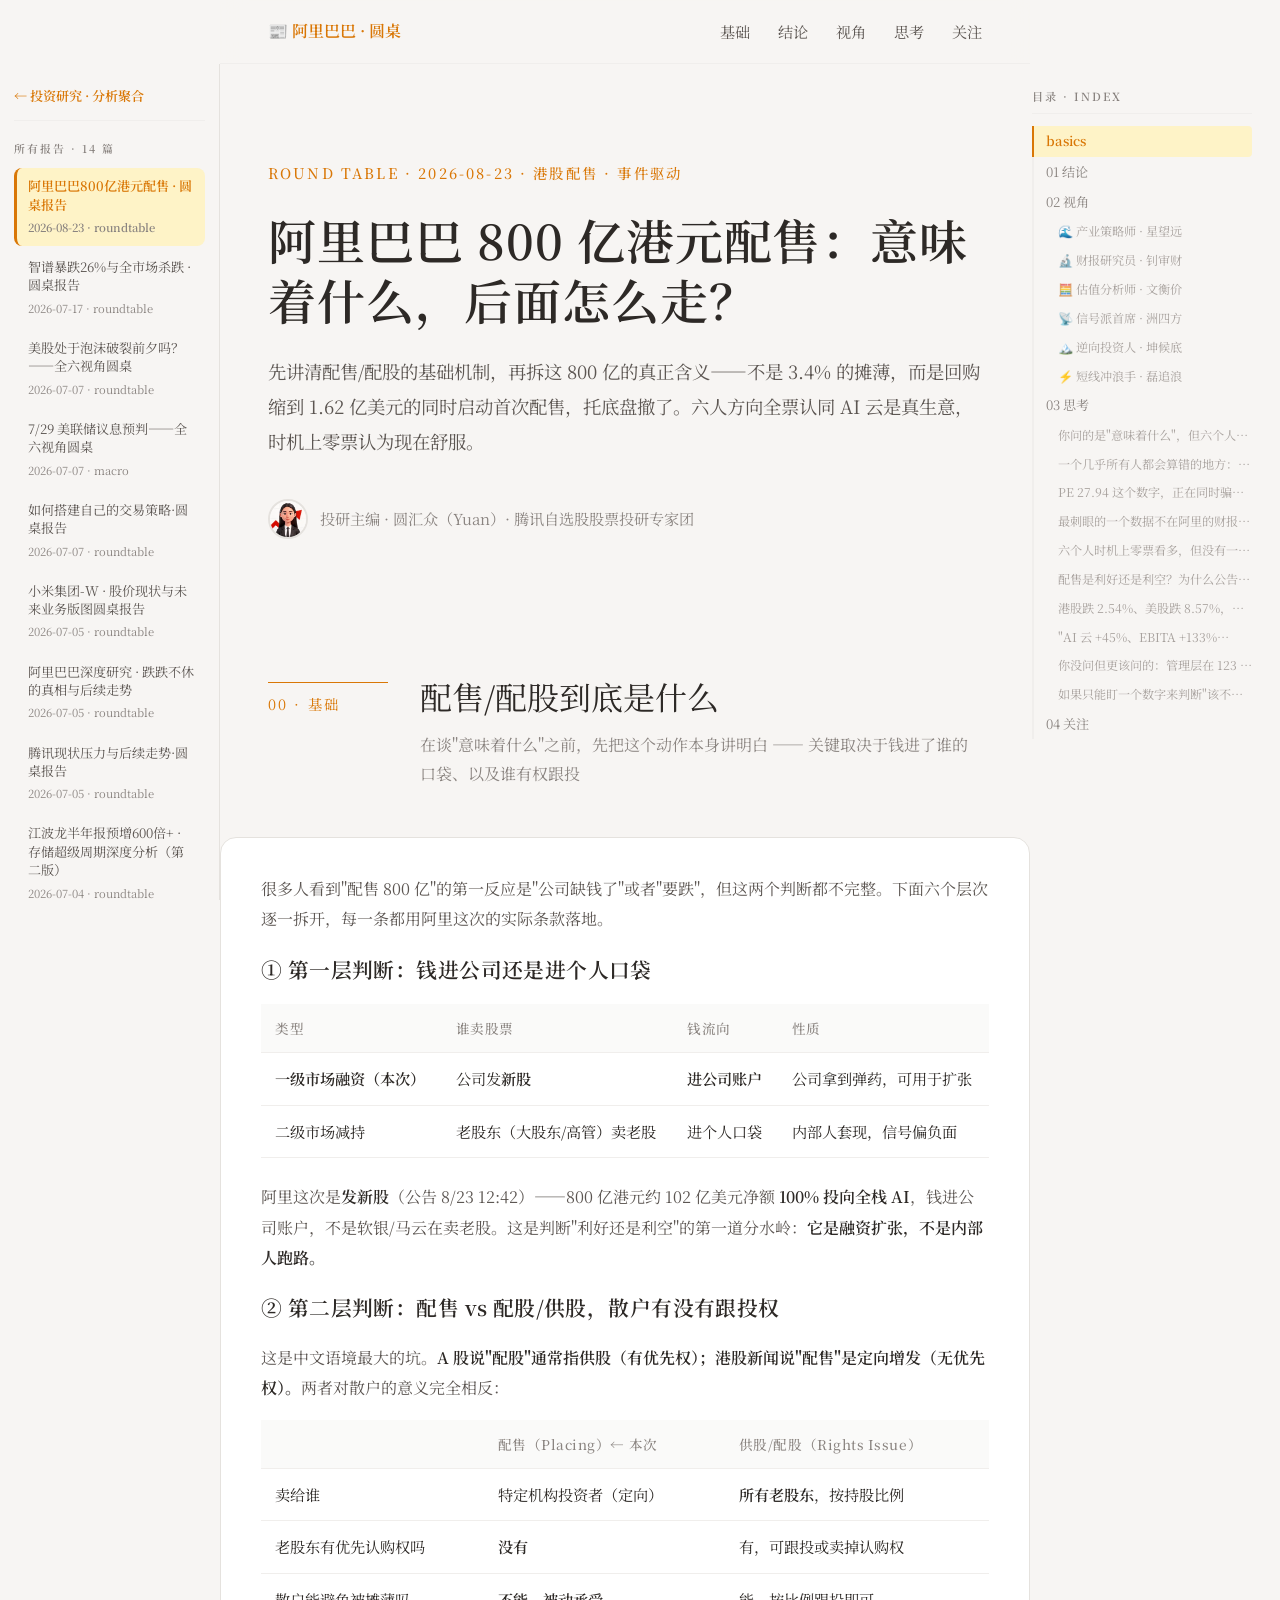
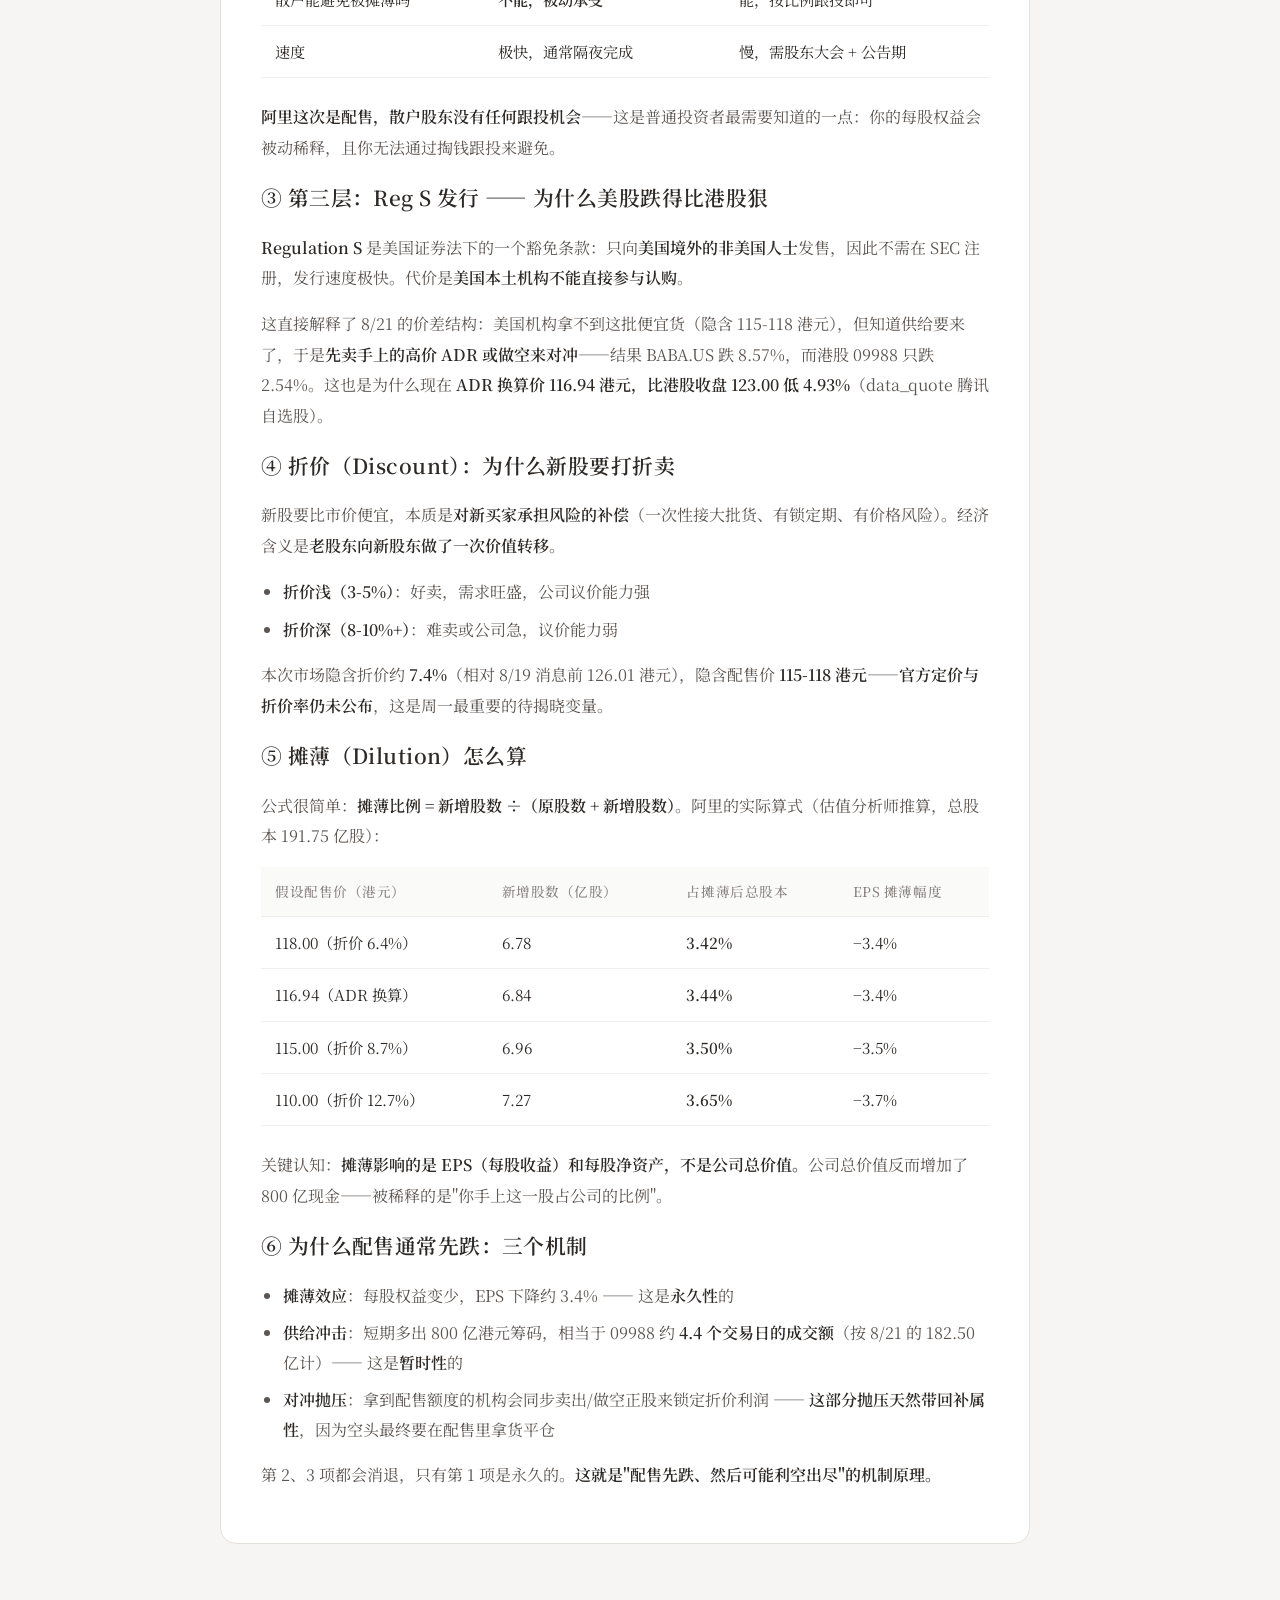
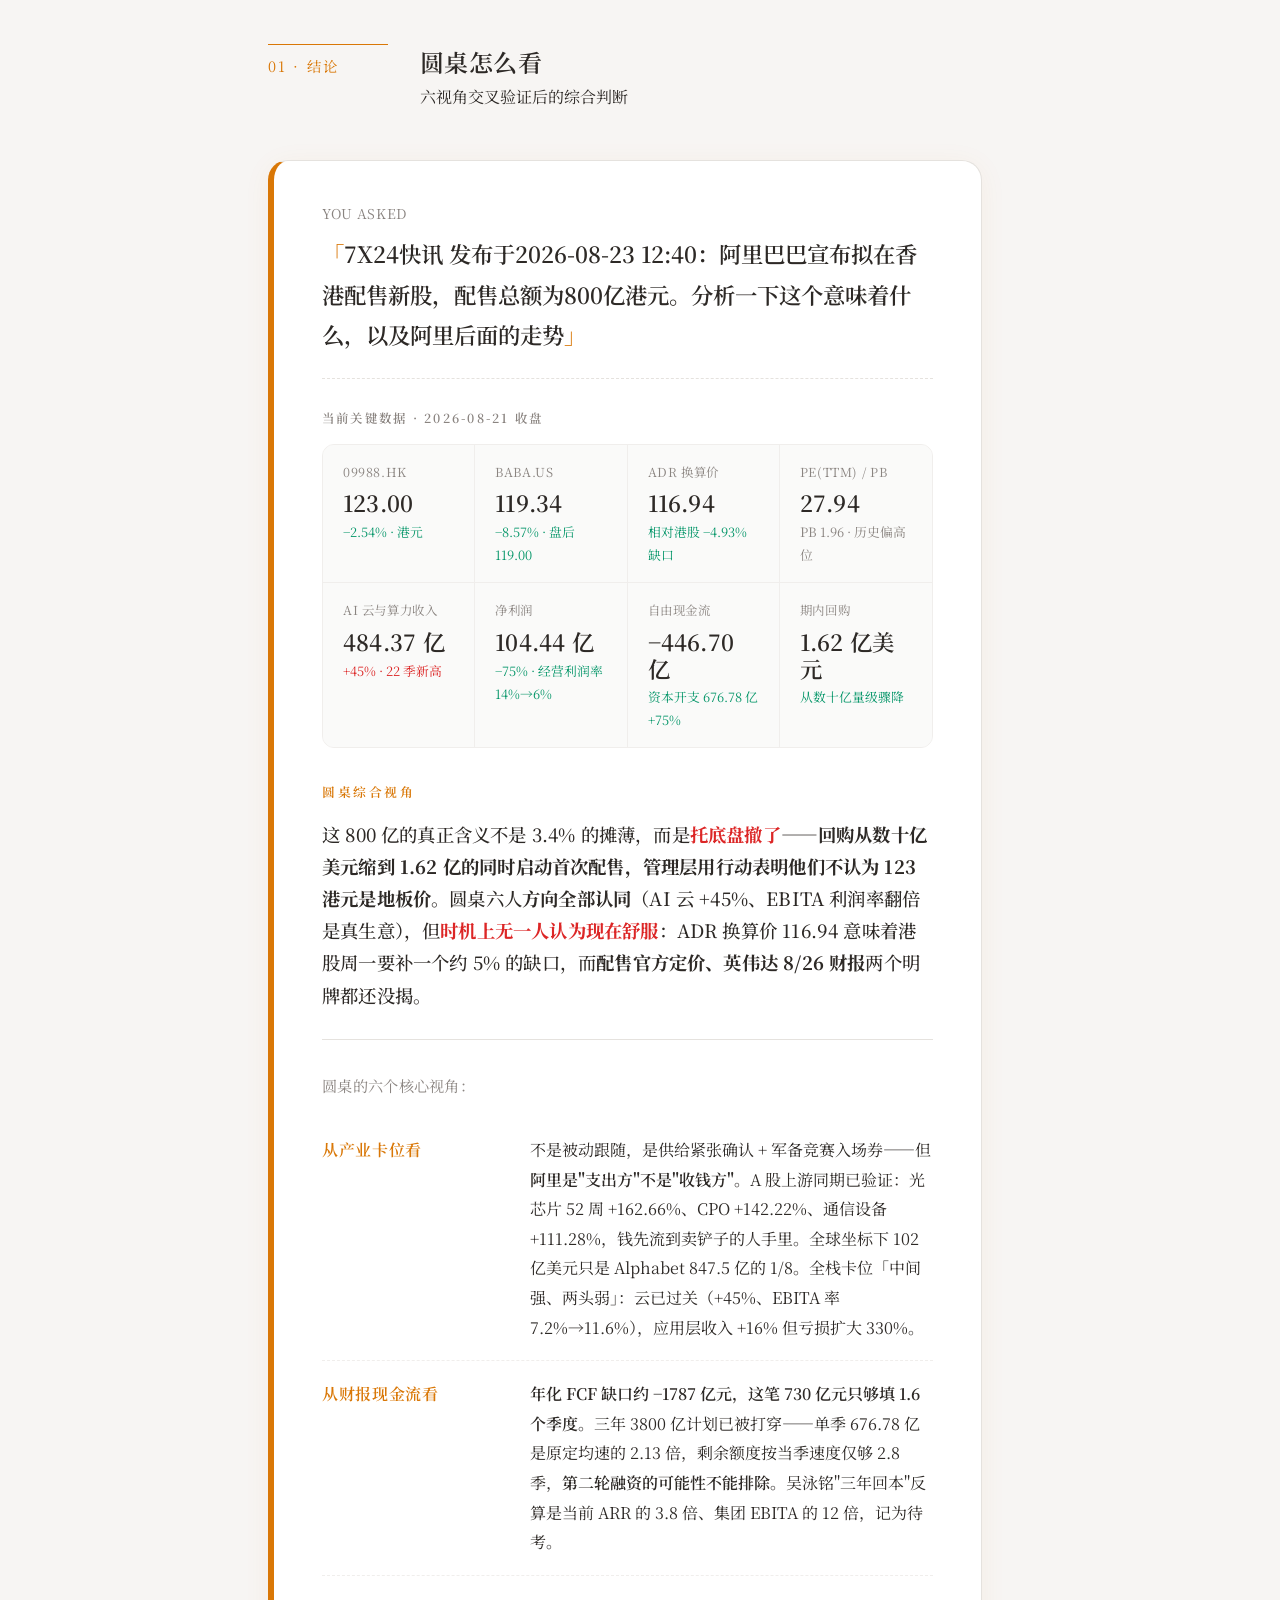
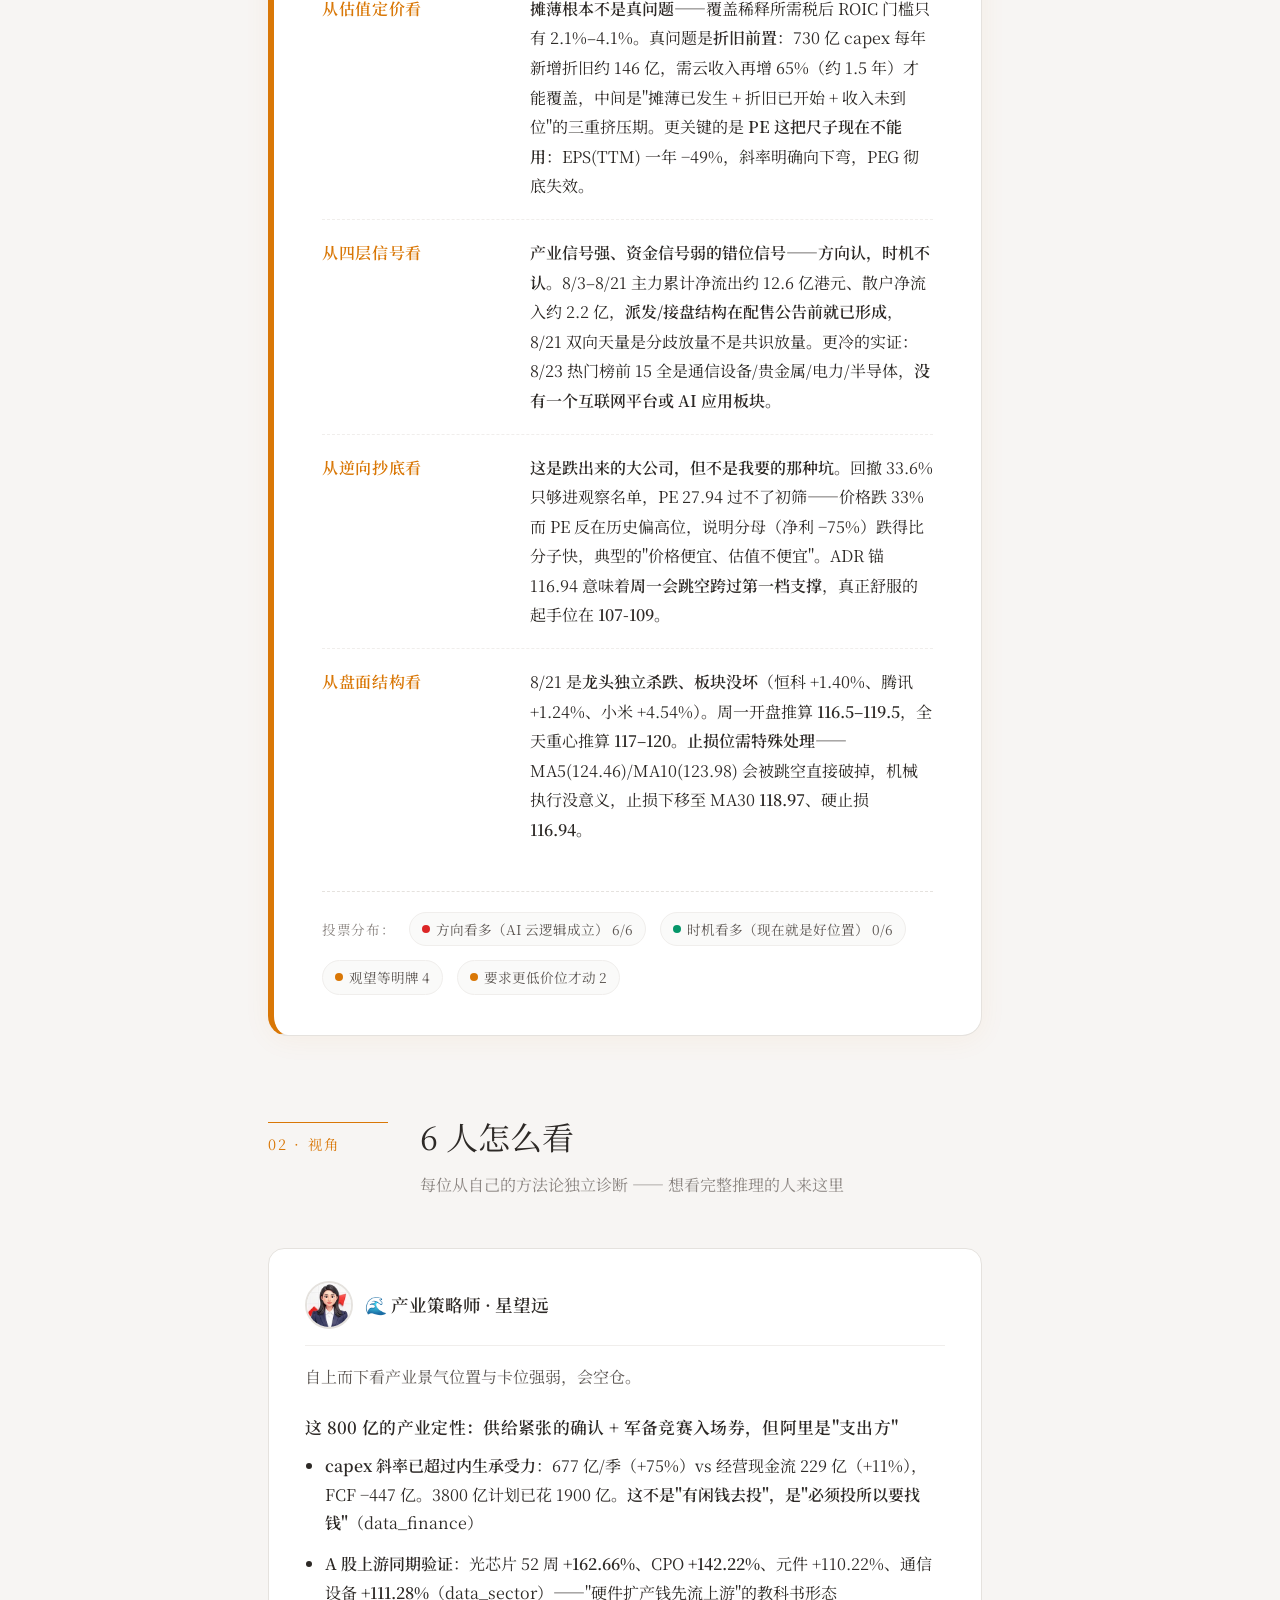
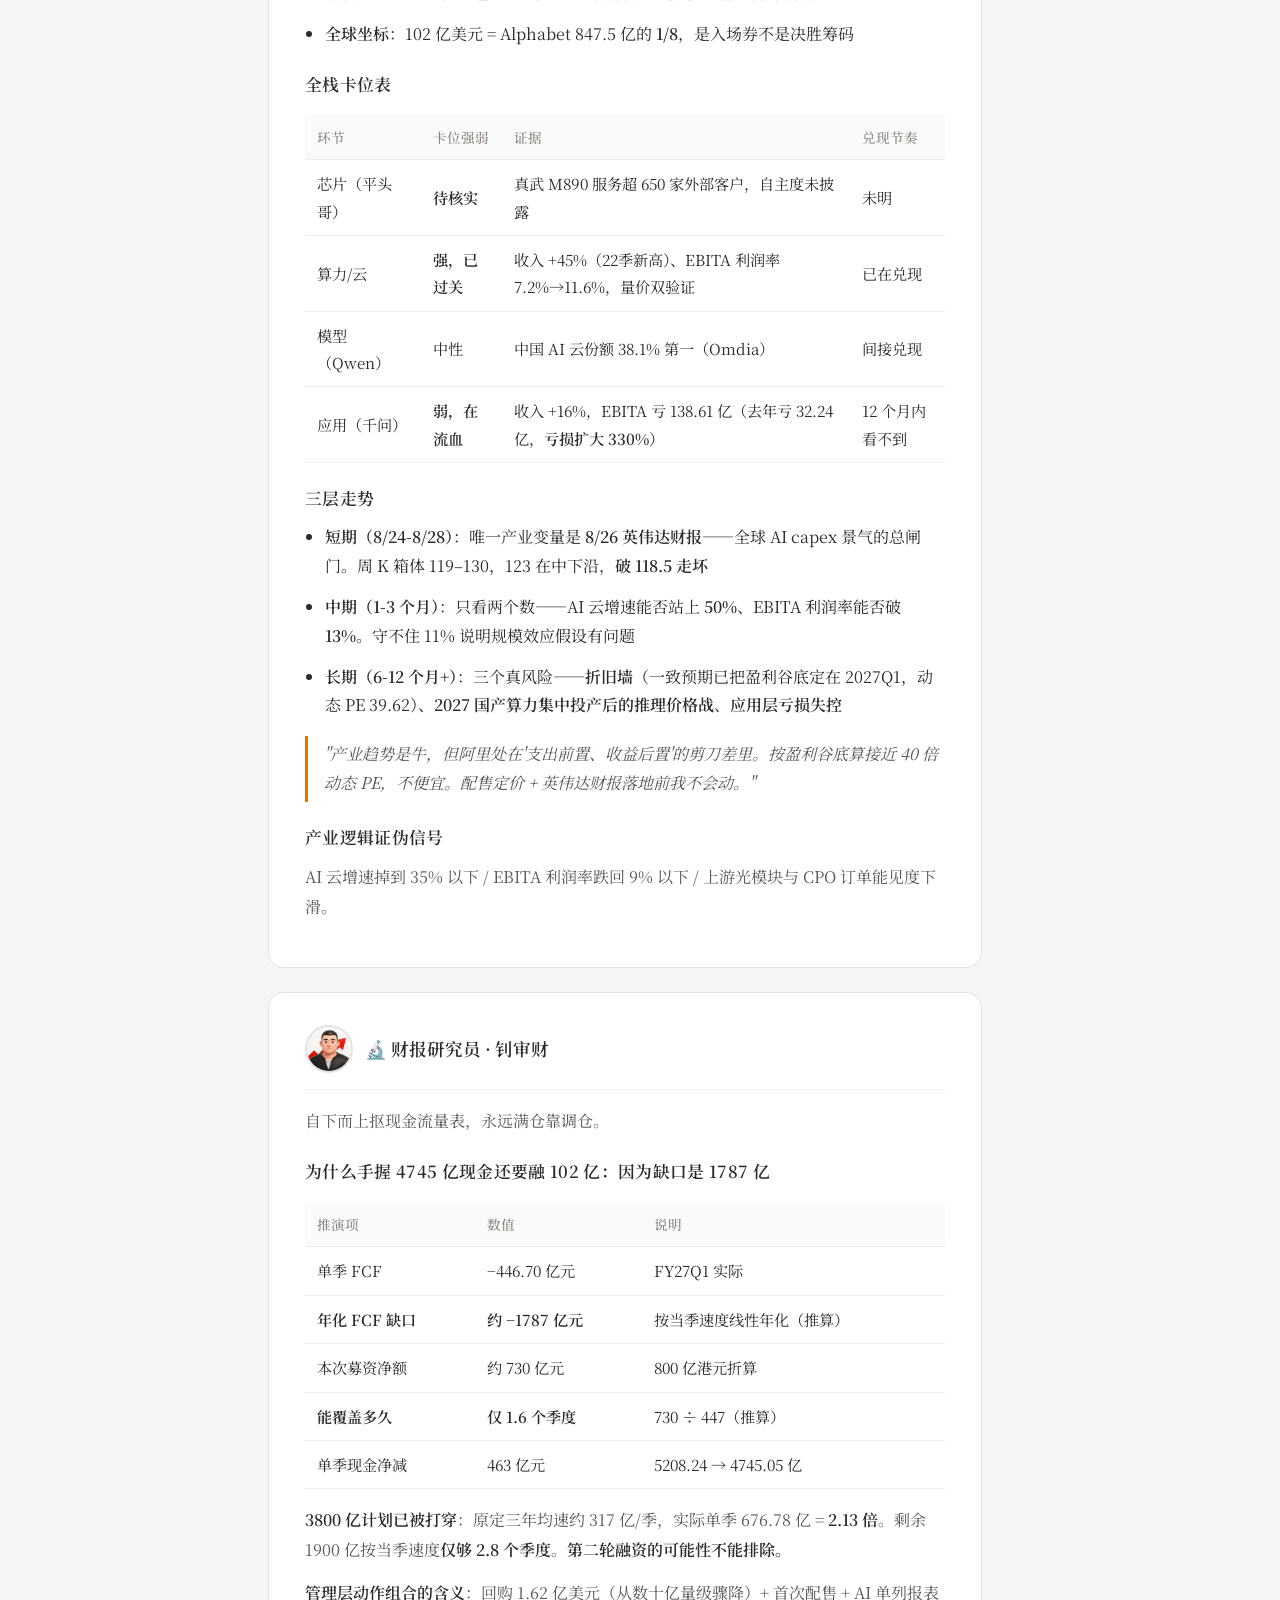
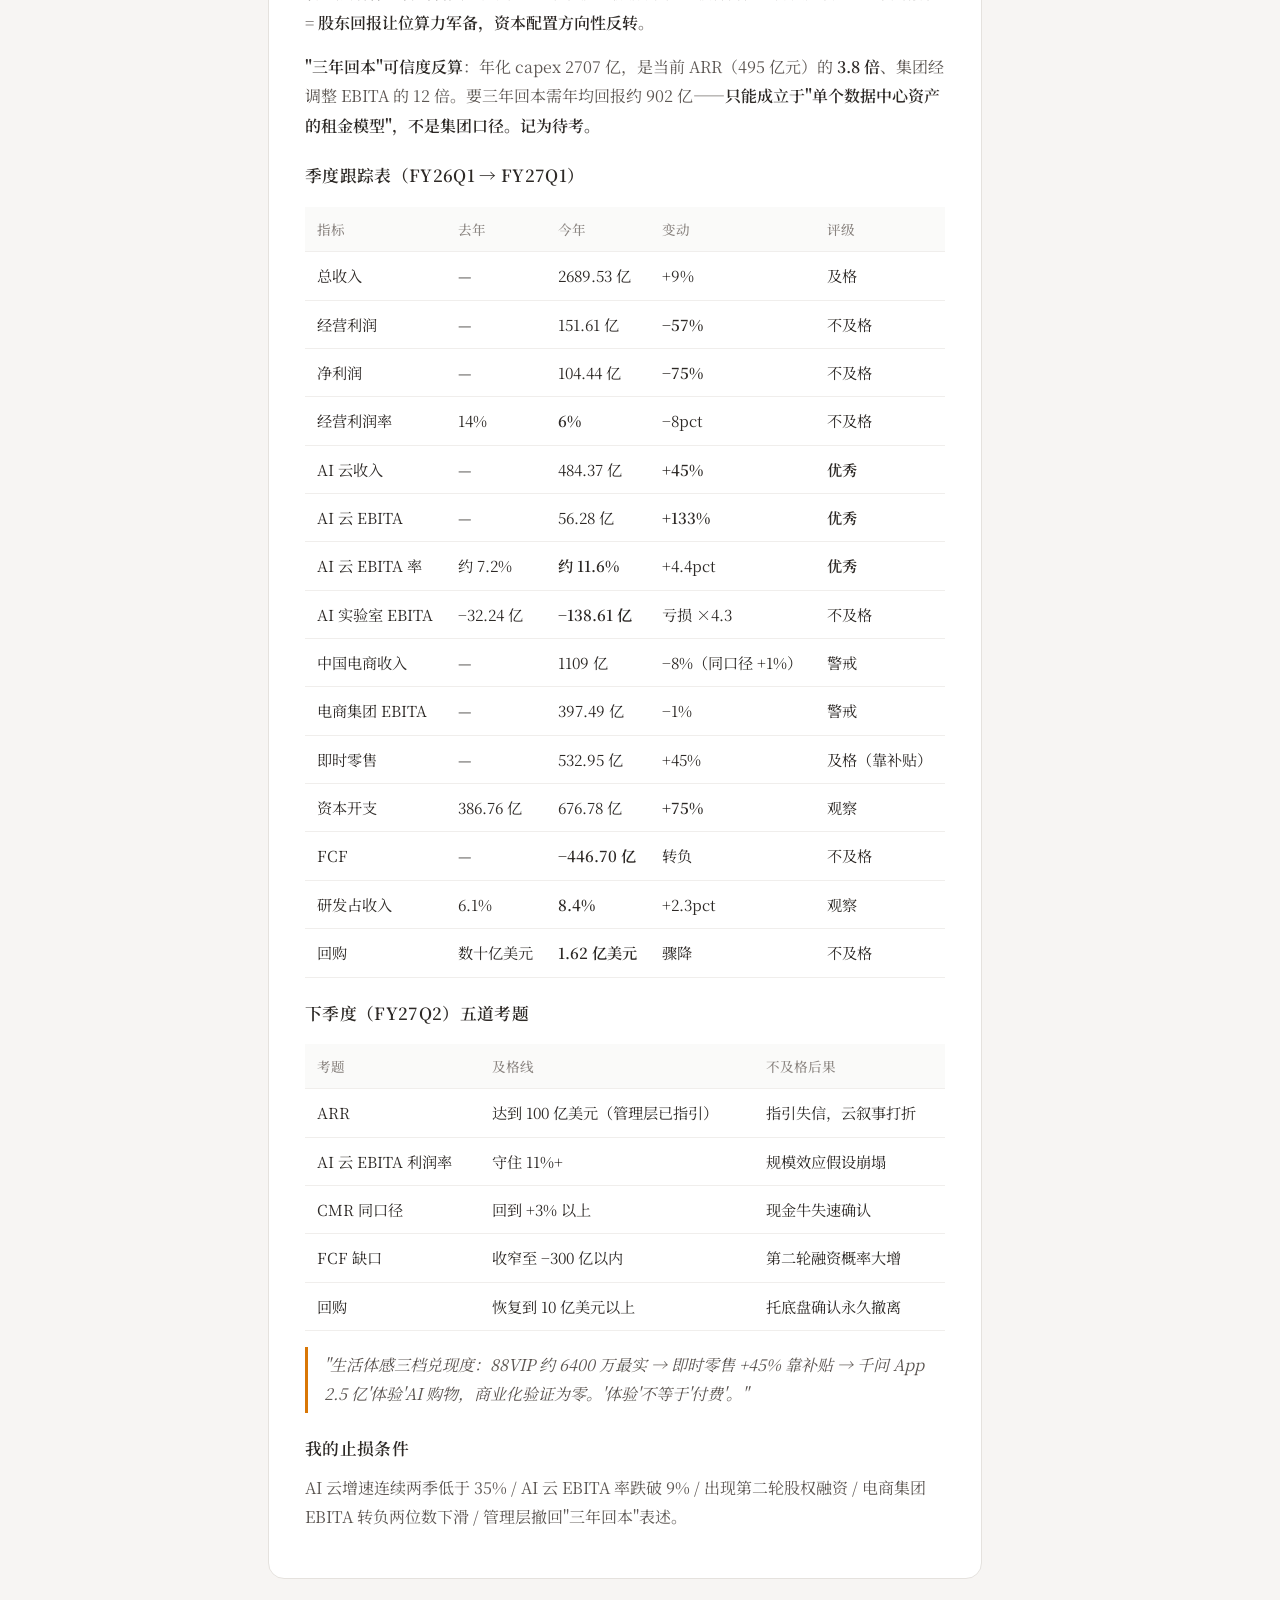
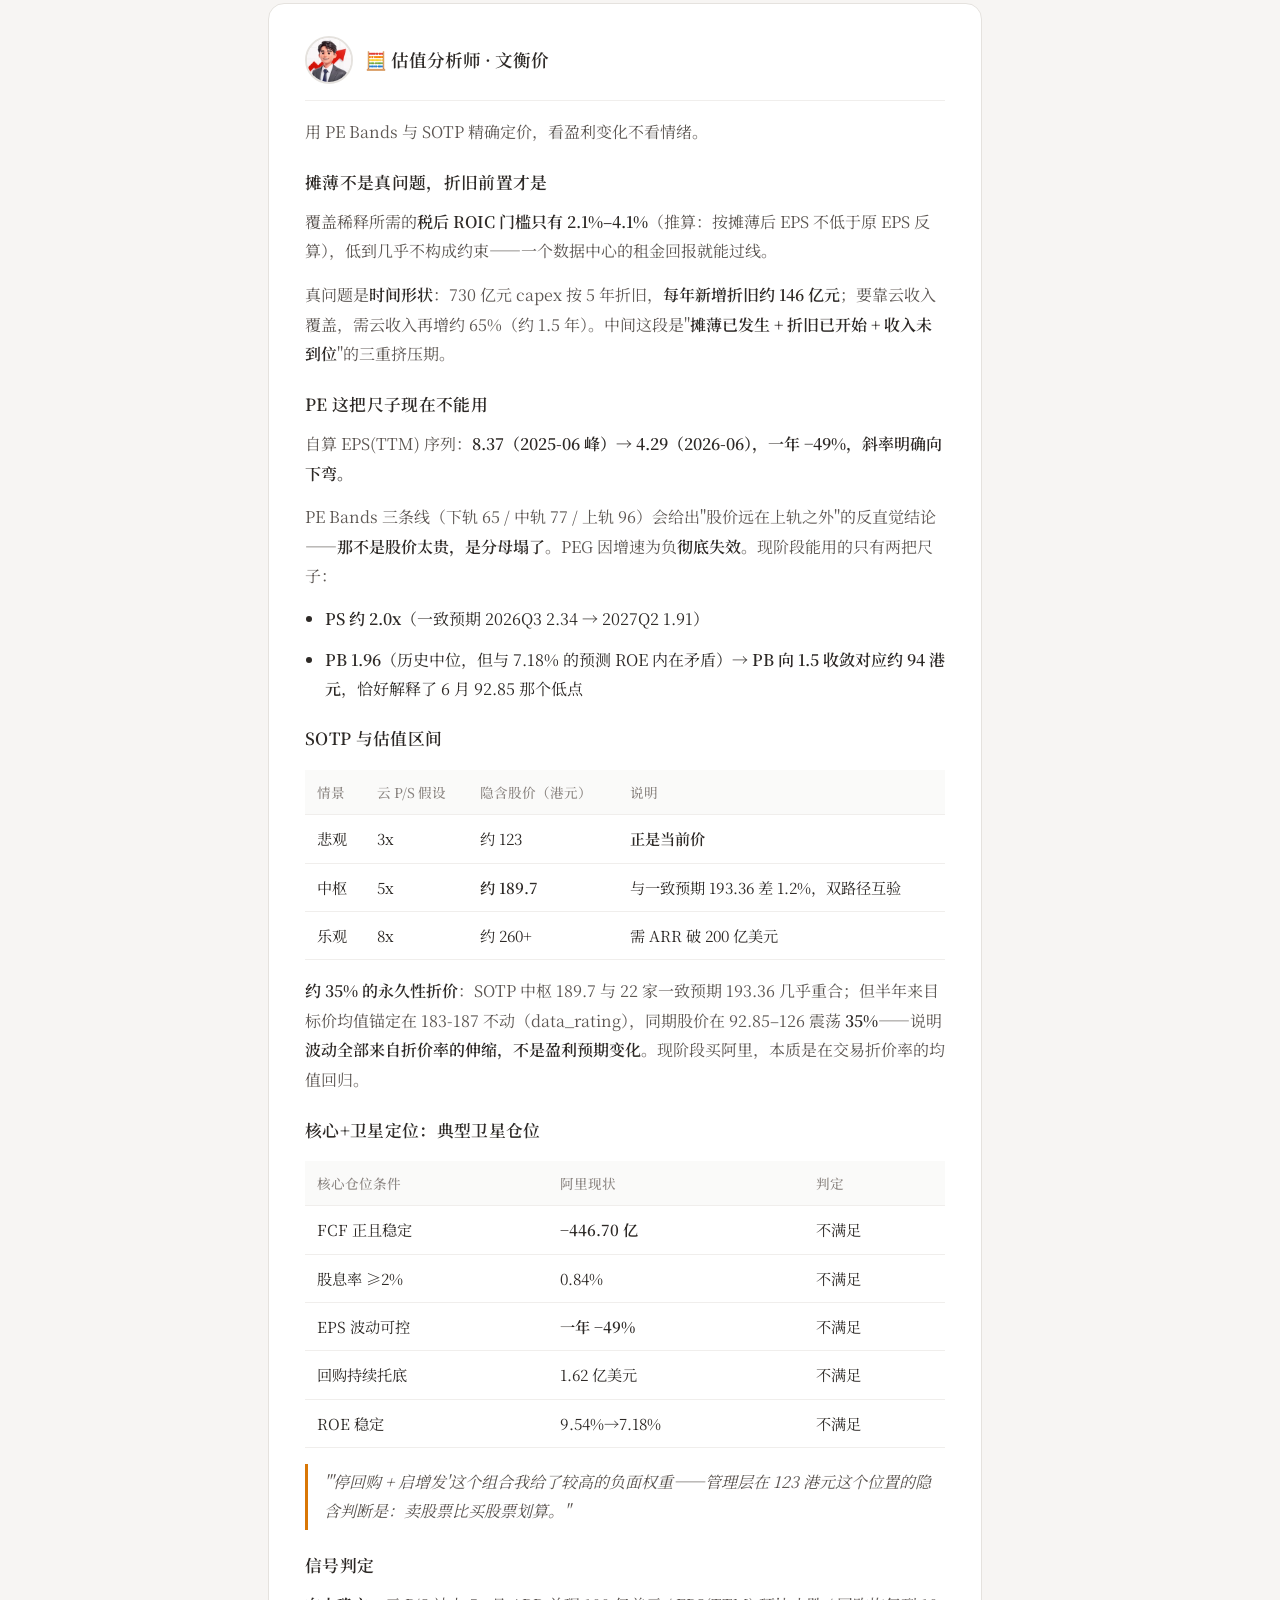
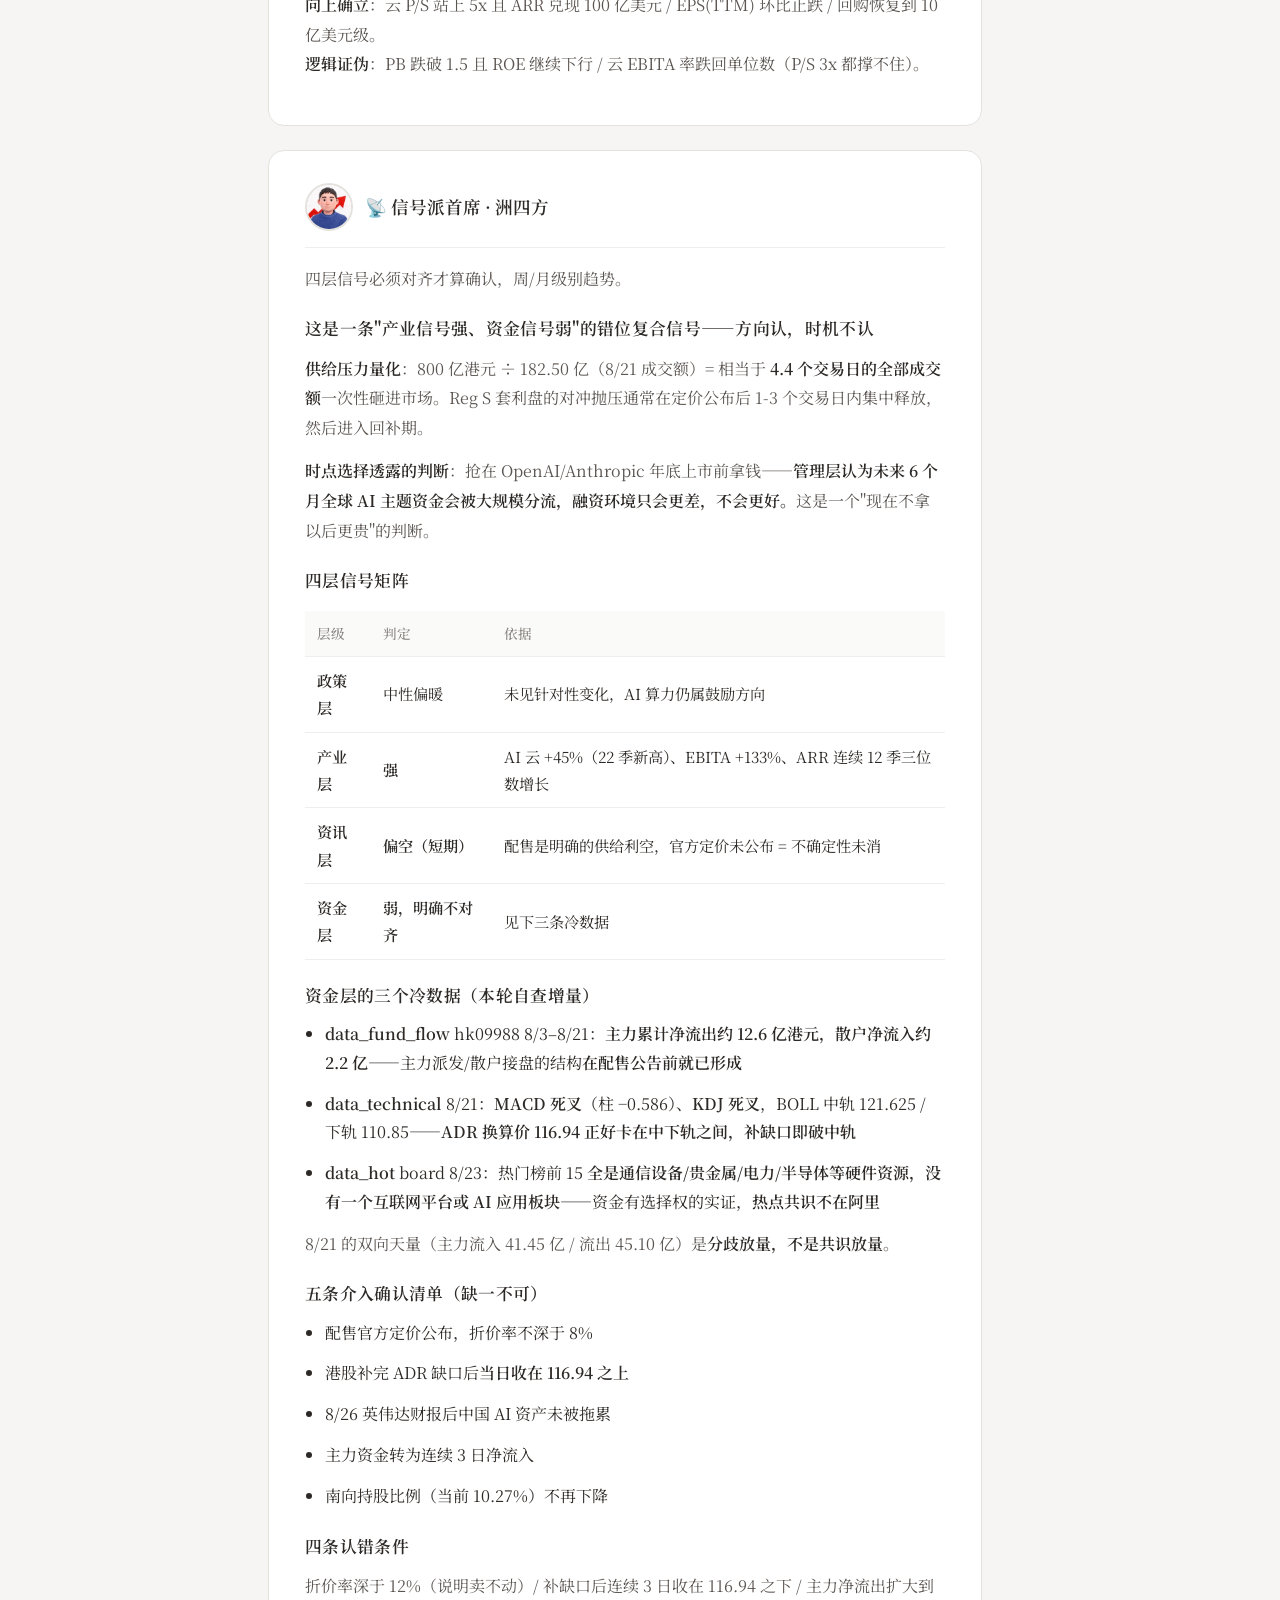
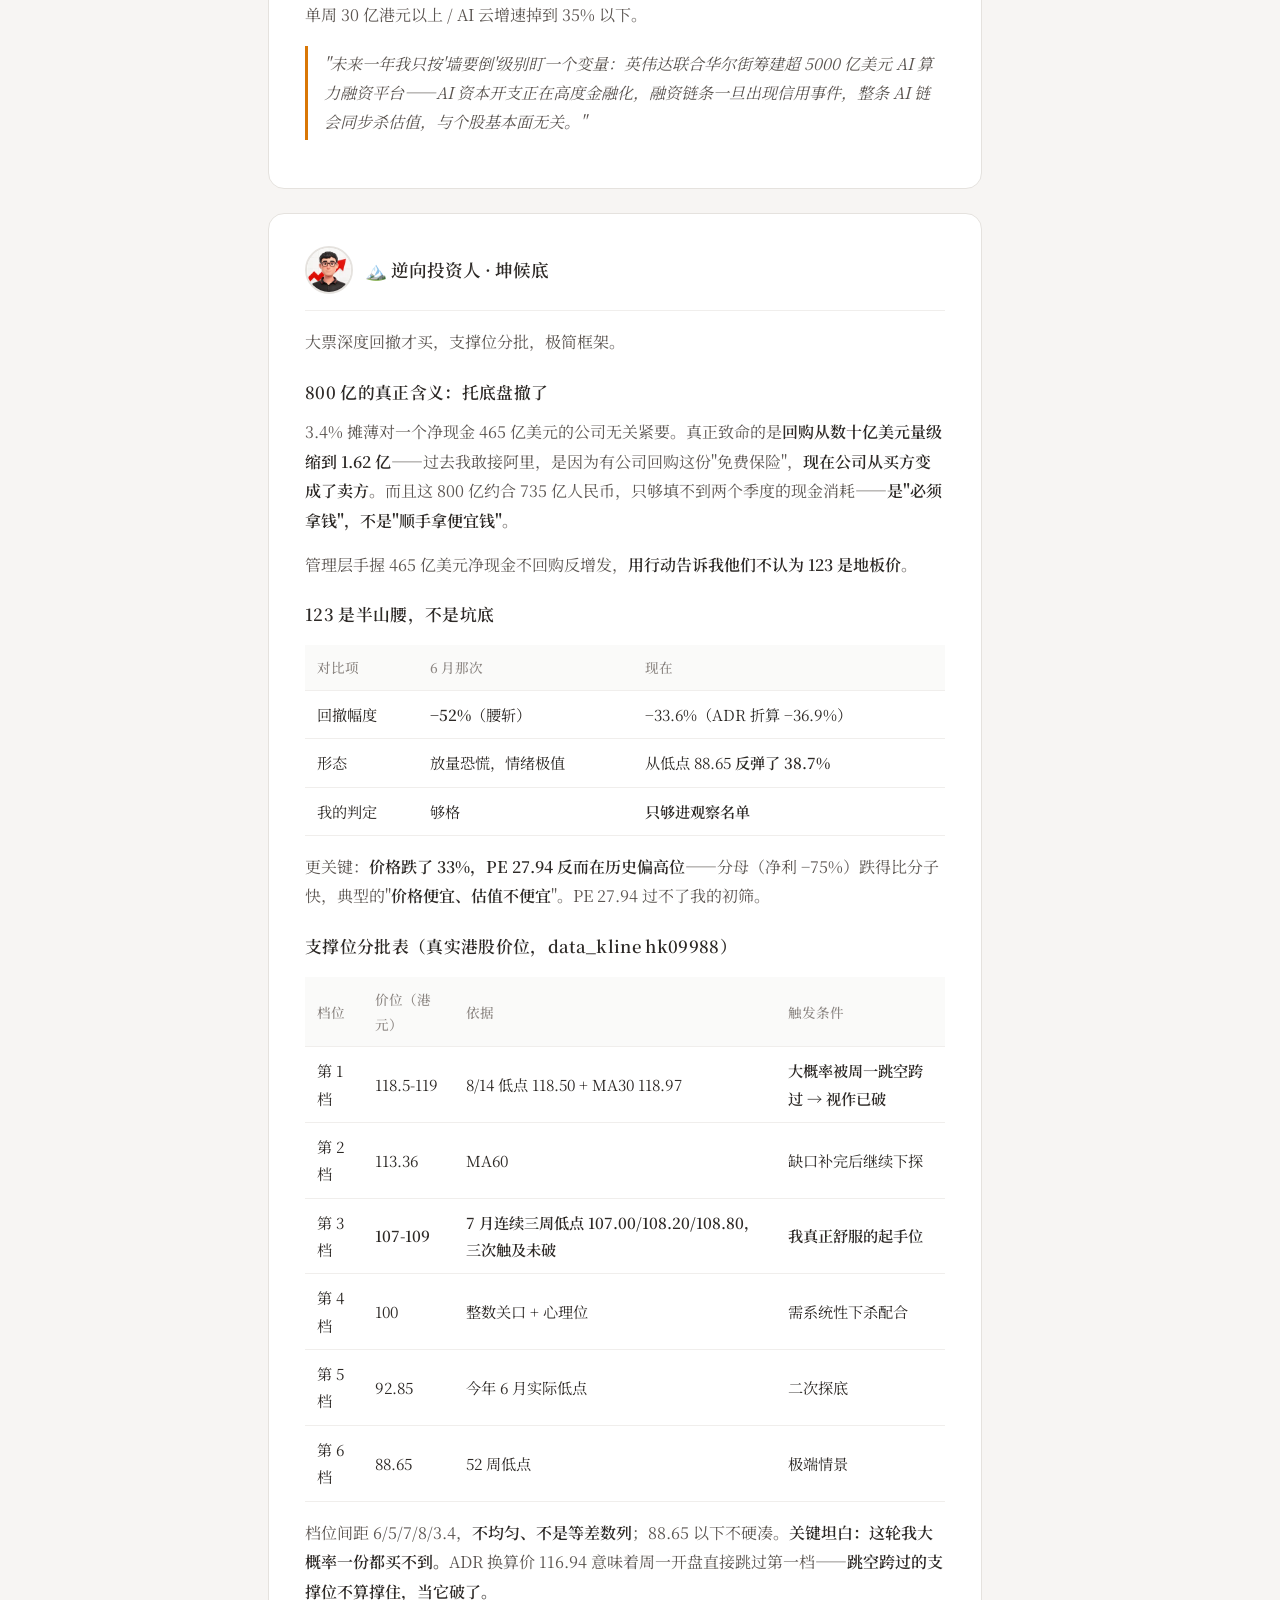
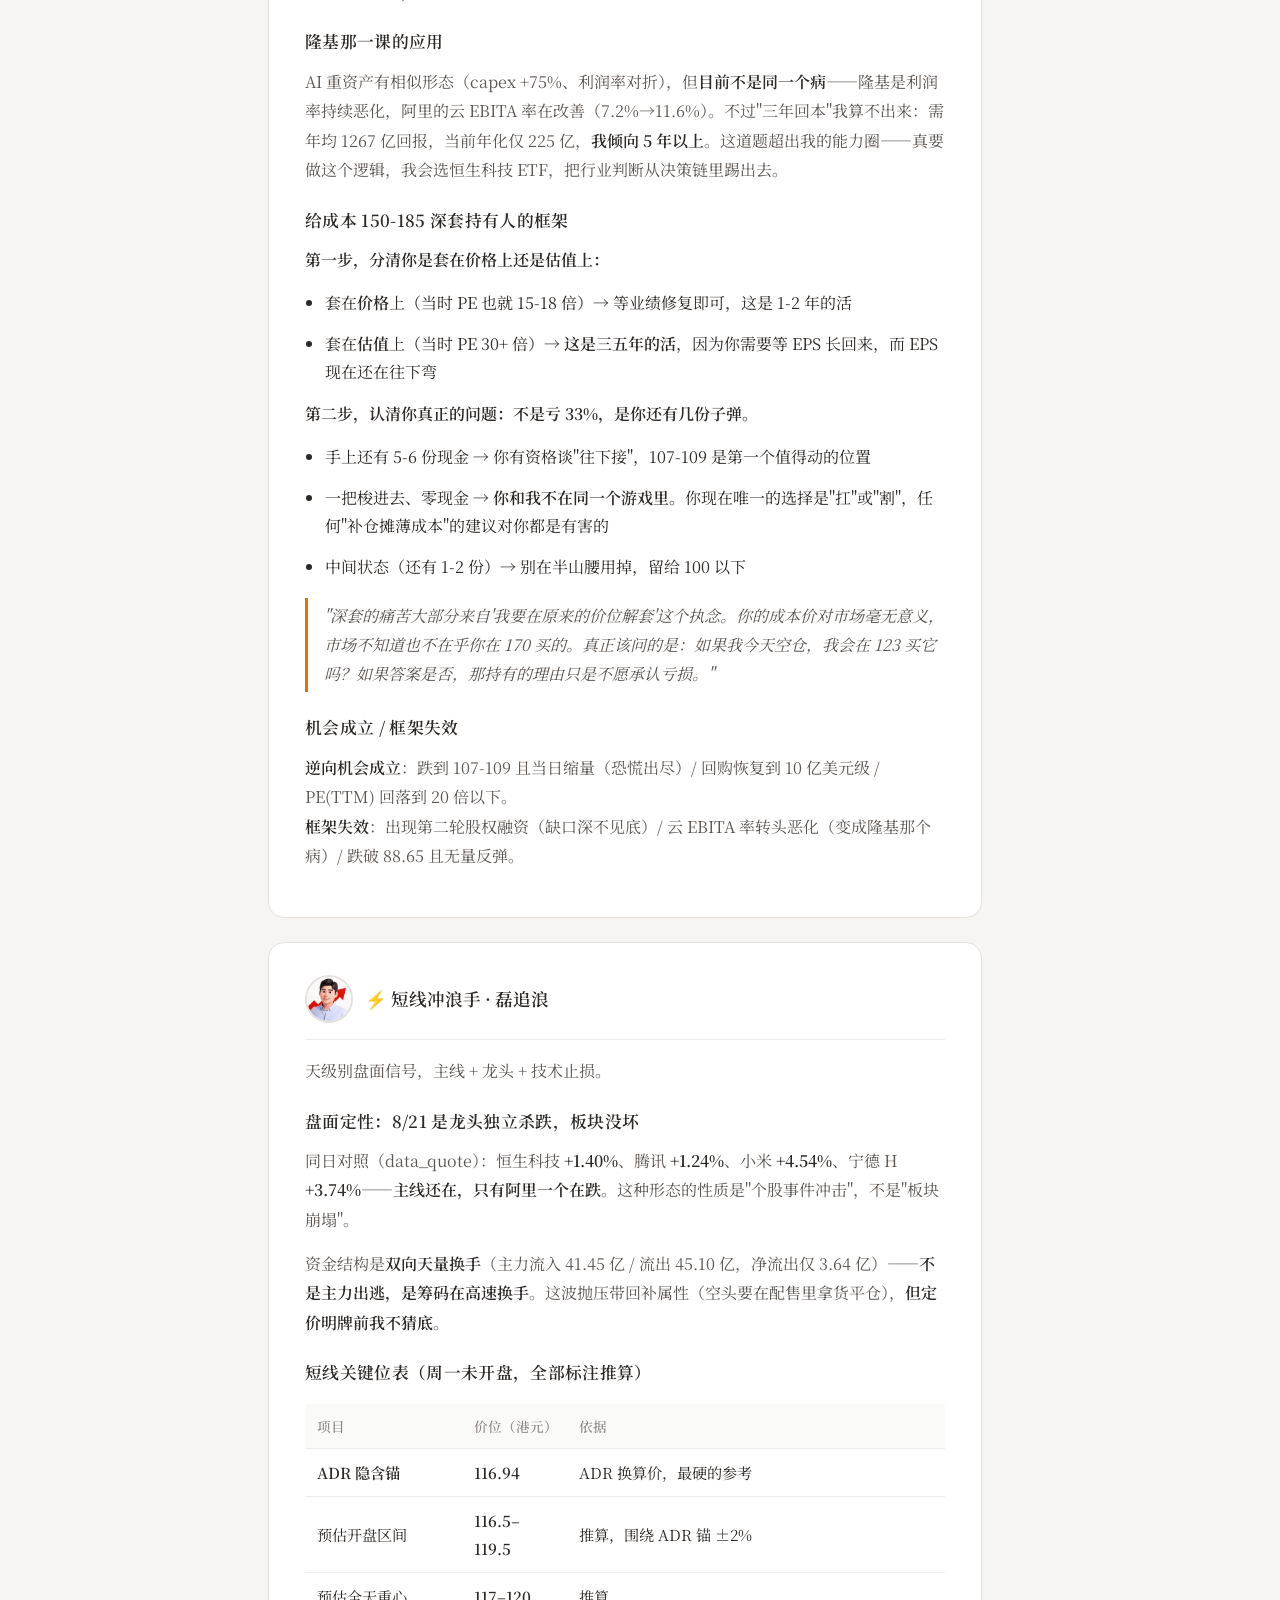
<file: pages/2026-08-23-阿里巴巴800亿港元配售.html>
<!DOCTYPE html>
<html lang="zh-CN">
<head>
<meta charset="UTF-8">
<meta name="viewport" content="width=device-width, initial-scale=1.0">
<title>阿里巴巴800亿港元配售：意味着什么，后面怎么走</title>
<link href="https://fonts.googleapis.com/css2?family=Noto+Serif+SC:wght@400;500;600;700&display=swap" rel="stylesheet">
<style>
:root {
  --bg-primary: #F7F5F3; --bg-secondary: #FFFFFF; --bg-card: #FFFFFF;
  --bg-elevated: #FAFAF9; --bg-warm: #F5F2EE; --bg-dark: #2D2926;
  --text-primary: #2D2926; --text-secondary: #5C5652;
  --text-muted: #8A8480; --text-light: #A8A29E;
  --accent: #D97706; --accent-light: #FEF3C7; --accent-hover: #B45309;
  --border: #E5E2DE; --border-light: #F0EEEC;
  --red: #DC2626; --green: #059669; --gold: #D97706; --blue: #2563EB;
}
* { box-sizing: border-box; margin: 0; padding: 0; }
body {
  font-family: 'Noto Serif SC', 'Source Han Serif SC', 'Songti SC', Georgia, serif;
  background: var(--bg-primary); color: var(--text-primary);
  line-height: 1.8; font-size: 16px; -webkit-font-smoothing: antialiased;
}
h1, h2, h3, h4 { font-family: inherit; font-weight: 600; letter-spacing: 0.02em; }
a { color: var(--accent); text-decoration: none; }
a:hover { color: var(--accent-hover); }

.container { max-width: 1100px; margin: 0 auto; padding: 0 48px; }
.prose { max-width: 760px; margin: 0 auto; }
.prose p { font-size: 1.05rem; line-height: 1.9; margin-bottom: 20px; color: var(--text-primary); }
.section-head { max-width: 1100px; display: grid; grid-template-columns: 120px 1fr; gap: 32px; align-items: baseline; margin: 0 auto 48px; padding: 0 48px; }
.section-num { font-size: 0.9rem; color: var(--accent); letter-spacing: 0.15em; border-top: 1px solid var(--accent); padding-top: 8px; }
.section-title { font-size: 2rem; }
.section-lede { color: var(--text-muted); margin-top: 6px; font-size: 1rem; }
section { padding: 72px 0; }

/* ===== Nav ===== */
nav { position: sticky; top: 0; z-index: 100; height: 64px; display: flex; align-items: center; justify-content: space-between; padding: 0 48px; background: rgba(247,245,243,0.85); backdrop-filter: blur(12px); border-bottom: 1px solid var(--border-light); }
.nav-logo { font-weight: 600; font-size: 1rem; }
.nav-links { display: flex; gap: 28px; }
.nav-links a { color: var(--text-secondary); font-size: 0.95rem; }
.nav-links a:hover { color: var(--accent); }

/* ===== Hero ===== */
.hero { max-width: 1100px; margin: 0 auto; padding: 96px 48px 48px; }
.kicker { color: var(--accent); font-size: 0.9rem; letter-spacing: 0.15em; font-weight: 500; margin-bottom: 24px; }
.hero h1 { font-size: 3rem; line-height: 1.25; margin-bottom: 24px; max-width: 900px; }
.hero-dek { max-width: 760px; font-size: 1.15rem; color: var(--text-secondary); line-height: 1.9; margin-bottom: 40px; }
.host { display: inline-flex; align-items: center; gap: 12px; font-size: 0.95rem; color: var(--text-muted); }
.host img { width: 40px; height: 40px; border-radius: 50%; object-fit: cover; border: 2px solid var(--border); }

/* ===== Module 1 · Conclusion Card ===== */
.conclusion-wrap { max-width: 1100px; margin: 0 auto; padding: 0 48px; }
.conclusion-card {
  padding: 40px 48px;
  background: var(--bg-card); border: 1px solid var(--border);
  border-left: 6px solid var(--accent); border-radius: 20px;
  box-shadow: 0 4px 28px rgba(217, 119, 6, 0.06);
}
#conclusion { padding: 0; }
#conclusion .section-head { margin-bottom: 48px; }
.cc-question {
  font-size: 0.85rem; color: var(--text-muted); letter-spacing: 0.05em;
  margin-bottom: 8px; text-transform: uppercase;
}
.cc-question-text {
  font-size: 1.4rem; font-weight: 600; color: var(--text-primary);
  margin-bottom: 28px; padding-bottom: 24px; border-bottom: 1px dashed var(--border);
}
.cc-question-text::before { content: "「"; color: var(--accent); }
.cc-question-text::after { content: "」"; color: var(--accent); }

.cc-snapshot { margin-bottom: 32px; }
.cc-snapshot-label {
  font-size: 0.78rem; color: var(--text-muted); letter-spacing: 0.18em;
  font-weight: 600; margin-bottom: 14px; text-transform: uppercase;
}
.cc-snapshot-grid {
  display: grid; grid-template-columns: repeat(4, 1fr);
  background: var(--bg-elevated); border: 1px solid var(--border-light);
  border-radius: 12px; overflow: hidden;
}
.cc-snap-cell {
  padding: 16px 20px;
  border-right: 1px solid var(--border-light);
  border-bottom: 1px solid var(--border-light);
  background: var(--bg-elevated);
}
.cc-snap-cell:nth-child(4n) { border-right: none; }
.cc-snap-cell:nth-last-child(-n+4) { border-bottom: none; }
.cc-snap-cell-label {
  font-size: 0.78rem; color: var(--text-muted); letter-spacing: 0.05em;
  margin-bottom: 6px;
}
.cc-snap-cell-value {
  font-size: 1.4rem; font-weight: 600; color: var(--text-primary);
  font-variant-numeric: tabular-nums; line-height: 1.2;
  letter-spacing: 0.01em;
}
.cc-snap-cell-sub {
  font-size: 0.8rem; color: var(--text-muted); margin-top: 4px;
  font-variant-numeric: tabular-nums;
}
.cc-snap-up { color: var(--red); }
.cc-snap-down { color: var(--green); }

.cc-headline-label {
  font-size: 0.8rem; color: var(--accent); letter-spacing: 0.2em;
  font-weight: 600; margin-bottom: 14px; text-transform: uppercase;
}
.cc-headline {
  font-size: 1.15rem; font-weight: 500; color: var(--text-primary);
  letter-spacing: 0.01em; line-height: 1.75;
  margin-bottom: 32px; padding-bottom: 28px;
  border-bottom: 1px solid var(--border);
}
.cc-headline strong { font-weight: 700; color: var(--text-primary); }
.cc-headline em { font-style: normal; font-weight: 700; color: var(--red); }

.cc-actions-intro {
  font-size: 0.95rem; color: var(--text-muted); letter-spacing: 0.02em;
  margin-bottom: 18px;
}
.cc-actions {
  display: flex; flex-direction: column;
  margin-bottom: 28px;
}
.cc-action-row {
  display: grid; grid-template-columns: 180px 1fr;
  gap: 28px; padding: 18px 0; align-items: baseline;
  border-bottom: 1px dashed var(--border-light);
}
.cc-action-row:last-child { border-bottom: none; }
.cc-action-label {
  font-weight: 600; color: var(--accent); font-size: 1rem;
  letter-spacing: 0.04em;
}
.cc-action-detail {
  color: var(--text-primary); font-size: 1rem; line-height: 1.85;
}
.cc-action-detail strong { color: var(--text-primary); font-weight: 600; }

.cc-vote {
  display: flex; gap: 14px; flex-wrap: wrap; align-items: center;
  padding-top: 20px; border-top: 1px dashed var(--border);
}
.cc-vote-label { font-size: 0.85rem; color: var(--text-muted); letter-spacing: 0.05em; }
.cc-vote-tag {
  display: inline-flex; align-items: center; gap: 6px;
  font-size: 0.85rem; color: var(--text-secondary);
  padding: 4px 12px; background: var(--bg-elevated); border-radius: 999px;
  border: 1px solid var(--border-light);
}
.cc-vote-tag .dot { width: 8px; height: 8px; border-radius: 50%; }

/* ===== Module 2 · Voice Card ===== */
.voice-stack { max-width: 1100px; margin: 0 auto; padding: 0 48px; display: flex; flex-direction: column; gap: 24px; }
.voice-card { background: var(--bg-card); border: 1px solid var(--border); border-radius: 16px; padding: 32px 36px; min-width: 0; }
.voice-head { display: flex; align-items: center; gap: 12px; padding-bottom: 16px; margin-bottom: 16px; border-bottom: 1px solid var(--border-light); }
.voice-head img { width: 48px; height: 48px; border-radius: 50%; object-fit: cover; border: 2px solid var(--border); }
.voice-name { font-weight: 600; font-size: 1.1rem; flex: 1; }
.voice-card ol, .voice-card ul { padding-left: 20px; }
.voice-card li { margin-bottom: 12px; line-height: 1.8; }
.voice-card strong { color: var(--text-primary); font-weight: 600; }
.voice-card h4 { margin: 20px 0 10px; font-size: 1.05rem; color: var(--text-primary); }
.voice-card p { margin-bottom: 14px; line-height: 1.85; color: var(--text-secondary); }
.voice-card table { width: 100%; border-collapse: collapse; font-variant-numeric: tabular-nums; font-size: 0.95rem; margin: 16px 0; }
.voice-card th, .voice-card td { padding: 10px 12px; text-align: left; border-bottom: 1px solid var(--border-light); }
.voice-card th { color: var(--text-muted); font-weight: 500; background: var(--bg-elevated); font-size: 0.85rem; }
.voice-card .table-scroll { overflow-x: auto; margin: 16px 0; }
.voice-card .pull-quote { border-left: 3px solid var(--accent); padding: 4px 0 4px 16px; margin: 16px 0; color: var(--text-secondary); font-style: italic; }

/* ===== Module 3a · Notes List（主持人札记） ===== */
.notes-stack { max-width: 1100px; margin: 0 auto; padding: 0 48px; display: flex; flex-direction: column; gap: 16px; }
.note-item { background: var(--bg-card); border: 1px solid var(--border); border-radius: 14px; padding: 24px 28px; display: grid; grid-template-columns: 56px 1fr; gap: 20px; align-items: baseline; }
.note-num { font-size: 1.6rem; font-weight: 600; color: var(--accent); font-variant-numeric: tabular-nums; line-height: 1; opacity: 0.6; }
.note-body h4 { font-size: 1.1rem; margin-bottom: 8px; color: var(--text-primary); }
.note-body p { font-size: 0.98rem; line-height: 1.85; color: var(--text-secondary); margin: 0 0 12px; }
.note-body p:last-child { margin-bottom: 0; }
.note-body p strong { color: var(--text-primary); }

/* ===== Module 3b · Q&A Card（主持人 Q&A） ===== */
.qa-stack { max-width: 1100px; margin: 0 auto; padding: 0 48px; display: flex; flex-direction: column; gap: 18px; }
.qa-card { background: var(--bg-card); border: 1px solid var(--border); border-radius: 16px; padding: 28px 32px; }
.qa-tag { display: inline-flex; align-items: center; gap: 6px; font-size: 0.78rem; letter-spacing: 0.06em; padding: 4px 12px; border-radius: 999px; background: var(--bg-warm); color: var(--text-secondary); margin-bottom: 14px; font-weight: 500; }
.qa-tag.tag-key { background: #FEF3C7; color: #B45309; }
.qa-tag.tag-confuse { background: #FEE2E2; color: #B91C1C; }
.qa-tag.tag-miss { background: #DBEAFE; color: #1D4ED8; }
.qa-tag.tag-meta { background: #EDE9FE; color: #6D28D9; }
.qa-question { font-size: 1.15rem; font-weight: 600; color: var(--text-primary); margin-bottom: 14px; line-height: 1.5; }
.qa-question::before { content: "Q. "; color: var(--accent); font-weight: 700; }
.qa-answer { color: var(--text-secondary); font-size: 1rem; line-height: 1.85; }
.qa-answer::before { content: "A. "; color: var(--text-muted); font-weight: 600; margin-right: 4px; }
.qa-answer p { margin-bottom: 12px; }
.qa-answer p:last-child { margin-bottom: 0; }
.qa-answer strong { color: var(--text-primary); }

/* ===== Module 4 · Trigger Table（关键变量触发表） ===== */
.trigger-wrap { max-width: 1100px; margin: 0 auto; padding: 0 48px; }
.trigger-table { width: 100%; border-collapse: separate; border-spacing: 0; background: var(--bg-card); border: 1px solid var(--border); border-radius: 16px; overflow: hidden; font-variant-numeric: tabular-nums; }
.trigger-table th, .trigger-table td { padding: 18px 22px; text-align: left; border-bottom: 1px solid var(--border-light); vertical-align: top; }
.trigger-table tr:last-child td { border-bottom: none; }
.trigger-table th { background: var(--bg-elevated); color: var(--text-muted); font-size: 0.85rem; font-weight: 500; letter-spacing: 0.06em; text-transform: uppercase; }
.trigger-var { font-weight: 600; color: var(--text-primary); font-size: 1.02rem; min-width: 200px; }
.trigger-var .now { display: block; font-weight: 400; color: var(--text-muted); font-size: 0.85rem; margin-top: 4px; letter-spacing: 0; text-transform: none; }
.trigger-action { color: var(--text-secondary); font-size: 0.98rem; line-height: 1.85; }
.trigger-action strong { color: var(--text-primary); font-weight: 600; }
.trigger-action .up { color: var(--red); font-weight: 600; }
.trigger-action .down { color: var(--green); font-weight: 600; }

/* ===== Sub-section divider（用于 Module 3 内部 3a / 3b 分隔） ===== */
.subsection-label { max-width: 1100px; margin: 48px auto 20px; padding: 0 48px; font-size: 0.85rem; color: var(--accent); letter-spacing: 0.18em; text-transform: uppercase; font-weight: 600; }
.subsection-label:first-of-type { margin-top: 0; }

/* ===== Passage Card（兜底承接：4 模块外的非标内容） ===== */
.passage-card { background: var(--bg-card); border: 1px solid var(--border); border-radius: 16px; padding: 36px 40px; max-width: 1100px; margin: 0 auto 24px; }
.passage-card h3 { font-size: 1.3rem; margin-bottom: 16px; color: var(--text-primary); }
.passage-card h4 { font-size: 1.05rem; margin: 24px 0 10px; color: var(--text-primary); }
.passage-card p { font-size: 1rem; line-height: 1.9; margin-bottom: 16px; color: var(--text-secondary); }
.passage-card ul, .passage-card ol { padding-left: 22px; margin-bottom: 16px; }
.passage-card li { margin-bottom: 8px; line-height: 1.85; color: var(--text-secondary); }
.passage-card strong { color: var(--text-primary); font-weight: 600; }
.passage-card table { width: 100%; border-collapse: collapse; font-variant-numeric: tabular-nums; font-size: 0.95rem; margin: 16px 0 24px; }
.passage-card th, .passage-card td { padding: 12px 14px; text-align: left; border-bottom: 1px solid var(--border-light); vertical-align: top; }
.passage-card th { color: var(--text-muted); font-weight: 500; background: var(--bg-elevated); letter-spacing: 0.04em; font-size: 0.85rem; }

/* ===== Footer ===== */
footer { background: var(--bg-dark); color: var(--text-light); padding: 48px; text-align: center; margin-top: 72px; }
footer p { max-width: 680px; margin: 0 auto; font-size: 0.95rem; }
.footer-sub { margin-top: 16px; font-size: 0.8rem; color: var(--text-light); opacity: 0.7; }

/* ===== Responsive ===== */
@media (max-width: 900px) {
  .container, .voice-stack, .qa-stack, .trigger-wrap, .notes-stack, .subsection-label, .conclusion-wrap { padding-left: 24px; padding-right: 24px; }
  .hero { padding-left: 24px; padding-right: 24px; }
  .conclusion-card { padding: 28px 24px; }
  .cc-headline { font-size: 1.05rem; line-height: 1.7; }
  .cc-action-row { grid-template-columns: 1fr; gap: 6px; }
  .cc-snapshot-grid { grid-template-columns: repeat(2, 1fr); }
  .cc-snap-cell:nth-child(4n) { border-right: 1px solid var(--border-light); }
  .cc-snap-cell:nth-child(2n) { border-right: none; }
  .cc-snap-cell:nth-last-child(-n+4) { border-bottom: 1px solid var(--border-light); }
  .cc-snap-cell:nth-last-child(-n+2) { border-bottom: none; }
  .hero h1 { font-size: 2.2rem; }
  nav { padding: 0 24px; }
  .nav-links { display: none; }
  .voice-card, .passage-card { padding: 24px; }
  .qa-card { padding: 22px; }
  .trigger-table th, .trigger-table td { padding: 14px 14px; }
  .note-item { padding: 20px; grid-template-columns: 1fr; gap: 8px; }
  .section-head { padding: 0 24px; }
}
</style>
</head>
<body>

<nav>
  <a class="nav-logo">📰 阿里巴巴 · 圆桌</a>
  <div class="nav-links">
    <a href="#basics">基础</a>
    <a href="#conclusion">结论</a>
    <a href="#voices">视角</a>
    <a href="#thinking">思考</a>
    <a href="#watch">关注</a>
  </div>
</nav>

<section class="hero">
  <div class="kicker">ROUND TABLE · 2026-08-23 · 港股配售 · 事件驱动</div>
  <h1>阿里巴巴 800 亿港元配售：意味着什么，后面怎么走？</h1>
  <div class="hero-dek">先讲清配售/配股的基础机制，再拆这 800 亿的真正含义——不是 3.4% 的摊薄，而是回购缩到 1.62 亿美元的同时启动首次配售，托底盘撤了。六人方向全票认同 AI 云是真生意，时机上零票认为现在舒服。</div>
  <div class="host">
    <img src="[data-uri]" alt="投研主编">
    <span>投研主编 · 圆汇众（Yuan）· 腾讯自选股股票投研专家团</span>
  </div>
</section>

<section id="basics">
  <div class="section-head">
    <div class="section-num">00 · 基础</div>
    <div>
      <div class="section-title">配售/配股到底是什么</div>
      <div class="section-lede">在谈"意味着什么"之前，先把这个动作本身讲明白 —— 关键取决于钱进了谁的口袋、以及谁有权跟投</div>
    </div>
  </div>
  <div class="passage-card">
    <p>很多人看到"配售 800 亿"的第一反应是"公司缺钱了"或者"要跌"，但这两个判断都不完整。下面六个层次逐一拆开，每一条都用阿里这次的实际条款落地。</p>

    <h3>① 第一层判断：钱进公司还是进个人口袋</h3>
    <table>
      <thead><tr><th>类型</th><th>谁卖股票</th><th>钱流向</th><th>性质</th></tr></thead>
      <tbody>
        <tr><td><strong>一级市场融资（本次）</strong></td><td>公司发<strong>新股</strong></td><td><strong>进公司账户</strong></td><td>公司拿到弹药，可用于扩张</td></tr>
        <tr><td>二级市场减持</td><td>老股东（大股东/高管）卖老股</td><td>进个人口袋</td><td>内部人套现，信号偏负面</td></tr>
      </tbody>
    </table>
    <p>阿里这次是<strong>发新股</strong>（公告 8/23 12:42）——800 亿港元约 102 亿美元净额 <strong>100% 投向全栈 AI</strong>，钱进公司账户，不是软银/马云在卖老股。这是判断"利好还是利空"的第一道分水岭：<strong>它是融资扩张，不是内部人跑路。</strong></p>

    <h3>② 第二层判断：配售 vs 配股/供股，散户有没有跟投权</h3>
    <p>这是中文语境最大的坑。<strong>A 股说"配股"通常指供股（有优先权）；港股新闻说"配售"是定向增发（无优先权）。</strong>两者对散户的意义完全相反：</p>
    <table>
      <thead><tr><th></th><th>配售（Placing）← 本次</th><th>供股/配股（Rights Issue）</th></tr></thead>
      <tbody>
        <tr><td>卖给谁</td><td>特定机构投资者（定向）</td><td><strong>所有老股东</strong>，按持股比例</td></tr>
        <tr><td>老股东有优先认购权吗</td><td><strong>没有</strong></td><td>有，可跟投或卖掉认购权</td></tr>
        <tr><td>散户能避免被摊薄吗</td><td><strong>不能，被动承受</strong></td><td>能，按比例跟投即可</td></tr>
        <tr><td>速度</td><td>极快，通常隔夜完成</td><td>慢，需股东大会 + 公告期</td></tr>
      </tbody>
    </table>
    <p><strong>阿里这次是配售，散户股东没有任何跟投机会</strong>——这是普通投资者最需要知道的一点：你的每股权益会被动稀释，且你无法通过掏钱跟投来避免。</p>

    <h3>③ 第三层：Reg S 发行 —— 为什么美股跌得比港股狠</h3>
    <p><strong>Regulation S</strong> 是美国证券法下的一个豁免条款：只向<strong>美国境外的非美国人士</strong>发售，因此不需在 SEC 注册，发行速度极快。代价是<strong>美国本土机构不能直接参与认购</strong>。</p>
    <p>这直接解释了 8/21 的价差结构：美国机构拿不到这批便宜货（隐含 115-118 港元），但知道供给要来了，于是<strong>先卖手上的高价 ADR 或做空来对冲</strong>——结果 BABA.US 跌 8.57%，而港股 09988 只跌 2.54%。这也是为什么现在 <strong>ADR 换算价 116.94 港元，比港股收盘 123.00 低 4.93%</strong>（data_quote 腾讯自选股）。</p>

    <h3>④ 折价（Discount）：为什么新股要打折卖</h3>
    <p>新股要比市价便宜，本质是<strong>对新买家承担风险的补偿</strong>（一次性接大批货、有锁定期、有价格风险）。经济含义是<strong>老股东向新股东做了一次价值转移</strong>。</p>
    <ul>
      <li><strong>折价浅（3-5%）</strong>：好卖，需求旺盛，公司议价能力强</li>
      <li><strong>折价深（8-10%+）</strong>：难卖或公司急，议价能力弱</li>
    </ul>
    <p>本次市场隐含折价约 <strong>7.4%</strong>（相对 8/19 消息前 126.01 港元），隐含配售价 <strong>115-118 港元</strong>——<strong>官方定价与折价率仍未公布</strong>，这是周一最重要的待揭晓变量。</p>

    <h3>⑤ 摊薄（Dilution）怎么算</h3>
    <p>公式很简单：<strong>摊薄比例 = 新增股数 ÷（原股数 + 新增股数）</strong>。阿里的实际算式（估值分析师推算，总股本 191.75 亿股）：</p>
    <table>
      <thead><tr><th>假设配售价（港元）</th><th>新增股数（亿股）</th><th>占摊薄后总股本</th><th>EPS 摊薄幅度</th></tr></thead>
      <tbody>
        <tr><td>118.00（折价 6.4%）</td><td>6.78</td><td><strong>3.42%</strong></td><td>−3.4%</td></tr>
        <tr><td>116.94（ADR 换算）</td><td>6.84</td><td><strong>3.44%</strong></td><td>−3.4%</td></tr>
        <tr><td>115.00（折价 8.7%）</td><td>6.96</td><td><strong>3.50%</strong></td><td>−3.5%</td></tr>
        <tr><td>110.00（折价 12.7%）</td><td>7.27</td><td><strong>3.65%</strong></td><td>−3.7%</td></tr>
      </tbody>
    </table>
    <p>关键认知：<strong>摊薄影响的是 EPS（每股收益）和每股净资产，不是公司总价值。</strong>公司总价值反而增加了 800 亿现金——被稀释的是"你手上这一股占公司的比例"。</p>

    <h3>⑥ 为什么配售通常先跌：三个机制</h3>
    <ul>
      <li><strong>摊薄效应</strong>：每股权益变少，EPS 下降约 3.4% —— 这是<strong>永久性</strong>的</li>
      <li><strong>供给冲击</strong>：短期多出 800 亿港元筹码，相当于 09988 约 <strong>4.4 个交易日的成交额</strong>（按 8/21 的 182.50 亿计）—— 这是<strong>暂时性</strong>的</li>
      <li><strong>对冲抛压</strong>：拿到配售额度的机构会同步卖出/做空正股来锁定折价利润 —— <strong>这部分抛压天然带回补属性</strong>，因为空头最终要在配售里拿货平仓</li>
    </ul>
    <p>第 2、3 项都会消退，只有第 1 项是永久的。<strong>这就是"配售先跌、然后可能利空出尽"的机制原理。</strong></p>
  </div>
</section>

<section id="conclusion">
  <div class="section-head">
    <div class="section-num">01 · 结论</div>
    <div><h2>圆桌怎么看</h2><p class="section-dek">六视角交叉验证后的综合判断</p></div>
  </div>
  <div class="conclusion-wrap">
    <div class="conclusion-card">

    <div class="cc-question">YOU ASKED</div>
    <div class="cc-question-text">7X24快讯 发布于2026-08-23 12:40：阿里巴巴宣布拟在香港配售新股，配售总额为800亿港元。分析一下这个意味着什么，以及阿里后面的走势</div>

    <div class="cc-snapshot">
      <div class="cc-snapshot-label">当前关键数据 · 2026-08-21 收盘</div>
      <div class="cc-snapshot-grid">
        <div class="cc-snap-cell">
          <div class="cc-snap-cell-label">09988.HK</div>
          <div class="cc-snap-cell-value">123.00</div>
          <div class="cc-snap-cell-sub cc-snap-down">−2.54% · 港元</div>
        </div>
        <div class="cc-snap-cell">
          <div class="cc-snap-cell-label">BABA.US</div>
          <div class="cc-snap-cell-value">119.34</div>
          <div class="cc-snap-cell-sub cc-snap-down">−8.57% · 盘后 119.00</div>
        </div>
        <div class="cc-snap-cell">
          <div class="cc-snap-cell-label">ADR 换算价</div>
          <div class="cc-snap-cell-value">116.94</div>
          <div class="cc-snap-cell-sub cc-snap-down">相对港股 −4.93% 缺口</div>
        </div>
        <div class="cc-snap-cell">
          <div class="cc-snap-cell-label">PE(TTM) / PB</div>
          <div class="cc-snap-cell-value">27.94</div>
          <div class="cc-snap-cell-sub">PB 1.96 · 历史偏高位</div>
        </div>
        <div class="cc-snap-cell">
          <div class="cc-snap-cell-label">AI 云与算力收入</div>
          <div class="cc-snap-cell-value">484.37 亿</div>
          <div class="cc-snap-cell-sub cc-snap-up">+45% · 22 季新高</div>
        </div>
        <div class="cc-snap-cell">
          <div class="cc-snap-cell-label">净利润</div>
          <div class="cc-snap-cell-value">104.44 亿</div>
          <div class="cc-snap-cell-sub cc-snap-down">−75% · 经营利润率 14%→6%</div>
        </div>
        <div class="cc-snap-cell">
          <div class="cc-snap-cell-label">自由现金流</div>
          <div class="cc-snap-cell-value">−446.70 亿</div>
          <div class="cc-snap-cell-sub cc-snap-down">资本开支 676.78 亿 +75%</div>
        </div>
        <div class="cc-snap-cell">
          <div class="cc-snap-cell-label">期内回购</div>
          <div class="cc-snap-cell-value">1.62 亿美元</div>
          <div class="cc-snap-cell-sub cc-snap-down">从数十亿量级骤降</div>
        </div>
      </div>
    </div>

    <div class="cc-headline-label">圆桌综合视角</div>
    <div class="cc-headline">这 800 亿的真正含义不是 3.4% 的摊薄，而是<em>托底盘撤了</em>——<strong>回购从数十亿美元缩到 1.62 亿的同时启动首次配售，管理层用行动表明他们不认为 123 港元是地板价</strong>。圆桌六人<strong>方向全部认同</strong>（AI 云 +45%、EBITA 利润率翻倍是真生意），但<em>时机上无一人认为现在舒服</em>：ADR 换算价 116.94 意味着港股周一要补一个约 5% 的缺口，而<strong>配售官方定价、英伟达 8/26 财报</strong>两个明牌都还没揭。</div>

    <div class="cc-actions-intro">圆桌的六个核心视角：</div>
    <div class="cc-actions">
      <div class="cc-action-row">
        <div class="cc-action-label">从产业卡位看</div>
        <div class="cc-action-detail">不是被动跟随，是供给紧张确认 + 军备竞赛入场券——但<strong>阿里是"支出方"不是"收钱方"</strong>。A 股上游同期已验证：光芯片 52 周 +162.66%、CPO +142.22%、通信设备 +111.28%，钱先流到卖铲子的人手里。全球坐标下 102 亿美元只是 Alphabet 847.5 亿的 1/8。全栈卡位「中间强、两头弱」：云已过关（+45%、EBITA 率 7.2%→11.6%），应用层收入 +16% 但亏损扩大 330%。</div>
      </div>
      <div class="cc-action-row">
        <div class="cc-action-label">从财报现金流看</div>
        <div class="cc-action-detail"><strong>年化 FCF 缺口约 −1787 亿元，这笔 730 亿元只够填 1.6 个季度</strong>。三年 3800 亿计划已被打穿——单季 676.78 亿是原定均速的 2.13 倍，剩余额度按当季速度仅够 2.8 季，<strong>第二轮融资的可能性不能排除</strong>。吴泳铭"三年回本"反算是当前 ARR 的 3.8 倍、集团 EBITA 的 12 倍，记为待考。</div>
      </div>
      <div class="cc-action-row">
        <div class="cc-action-label">从估值定价看</div>
        <div class="cc-action-detail"><strong>摊薄根本不是真问题</strong>——覆盖稀释所需税后 ROIC 门槛只有 2.1%–4.1%。真问题是<strong>折旧前置</strong>：730 亿 capex 每年新增折旧约 146 亿，需云收入再增 65%（约 1.5 年）才能覆盖，中间是"摊薄已发生 + 折旧已开始 + 收入未到位"的三重挤压期。更关键的是 <strong>PE 这把尺子现在不能用</strong>：EPS(TTM) 一年 −49%，斜率明确向下弯，PEG 彻底失效。</div>
      </div>
      <div class="cc-action-row">
        <div class="cc-action-label">从四层信号看</div>
        <div class="cc-action-detail"><strong>产业信号强、资金信号弱的错位信号——方向认，时机不认</strong>。8/3–8/21 主力累计净流出约 12.6 亿港元、散户净流入约 2.2 亿，<strong>派发/接盘结构在配售公告前就已形成</strong>，8/21 双向天量是分歧放量不是共识放量。更冷的实证：8/23 热门榜前 15 全是通信设备/贵金属/电力/半导体，<strong>没有一个互联网平台或 AI 应用板块</strong>。</div>
      </div>
      <div class="cc-action-row">
        <div class="cc-action-label">从逆向抄底看</div>
        <div class="cc-action-detail"><strong>这是跌出来的大公司，但不是我要的那种坑</strong>。回撤 33.6% 只够进观察名单，PE 27.94 过不了初筛——价格跌 33% 而 PE 反在历史偏高位，说明分母（净利 −75%）跌得比分子快，典型的"价格便宜、估值不便宜"。ADR 锚 116.94 意味着<strong>周一会跳空跨过第一档支撑</strong>，真正舒服的起手位在 <strong>107-109</strong>。</div>
      </div>
      <div class="cc-action-row">
        <div class="cc-action-label">从盘面结构看</div>
        <div class="cc-action-detail">8/21 是<strong>龙头独立杀跌、板块没坏</strong>（恒科 +1.40%、腾讯 +1.24%、小米 +4.54%）。周一开盘推算 <strong>116.5–119.5</strong>，全天重心推算 <strong>117–120</strong>。<strong>止损位需特殊处理</strong>——MA5(124.46)/MA10(123.98) 会被跳空直接破掉，机械执行没意义，止损下移至 MA30 <strong>118.97</strong>、硬止损 <strong>116.94</strong>。</div>
      </div>
    </div>

    <div class="cc-vote">
      <span class="cc-vote-label">投票分布：</span>
      <span class="cc-vote-tag"><span class="dot" style="background:var(--red)"></span>方向看多（AI 云逻辑成立） 6/6</span>
      <span class="cc-vote-tag"><span class="dot" style="background:var(--green)"></span>时机看多（现在就是好位置） 0/6</span>
      <span class="cc-vote-tag"><span class="dot" style="background:var(--gold)"></span>观望等明牌 4</span>
      <span class="cc-vote-tag"><span class="dot" style="background:var(--accent)"></span>要求更低价位才动 2</span>
    </div>

  </div>
  </div>
</section>

<section id="voices">
  <div class="section-head">
    <div class="section-num">02 · 视角</div>
    <div>
      <div class="section-title">6 人怎么看</div>
      <div class="section-lede">每位从自己的方法论独立诊断 —— 想看完整推理的人来这里</div>
    </div>
  </div>

  <div class="voice-stack">

    <article class="voice-card">
      <div class="voice-head">
        <img src="[data-uri]" alt="产业策略师">
        <div class="voice-name">🌊 产业策略师 · 星望远</div>
      </div>
      <p>自上而下看产业景气位置与卡位强弱，会空仓。</p>

      <h4>这 800 亿的产业定性：供给紧张的确认 + 军备竞赛入场券，但阿里是"支出方"</h4>
      <ul>
        <li><strong>capex 斜率已超过内生承受力</strong>：677 亿/季（+75%）vs 经营现金流 229 亿（+11%），FCF −447 亿。3800 亿计划已花 1900 亿。<strong>这不是"有闲钱去投"，是"必须投所以要找钱"</strong>（data_finance）</li>
        <li><strong>A 股上游同期验证</strong>：光芯片 52 周 <strong>+162.66%</strong>、CPO <strong>+142.22%</strong>、元件 +110.22%、通信设备 <strong>+111.28%</strong>（data_sector）——"硬件扩产钱先流上游"的教科书形态</li>
        <li><strong>全球坐标</strong>：102 亿美元 = Alphabet 847.5 亿的 <strong>1/8</strong>，是入场券不是决胜筹码</li>
      </ul>

      <h4>全栈卡位表</h4>
      <table>
        <thead><tr><th>环节</th><th>卡位强弱</th><th>证据</th><th>兑现节奏</th></tr></thead>
        <tbody>
          <tr><td>芯片（平头哥）</td><td><strong>待核实</strong></td><td>真武 M890 服务超 650 家外部客户，自主度未披露</td><td>未明</td></tr>
          <tr><td>算力/云</td><td><strong>强，已过关</strong></td><td>收入 +45%（22季新高）、EBITA 利润率 7.2%→11.6%，量价双验证</td><td>已在兑现</td></tr>
          <tr><td>模型（Qwen）</td><td>中性</td><td>中国 AI 云份额 38.1% 第一（Omdia）</td><td>间接兑现</td></tr>
          <tr><td>应用（千问）</td><td><strong>弱，在流血</strong></td><td>收入 +16%，EBITA 亏 138.61 亿（去年亏 32.24 亿，<strong>亏损扩大 330%</strong>）</td><td>12 个月内看不到</td></tr>
        </tbody>
      </table>

      <h4>三层走势</h4>
      <ul>
        <li><strong>短期（8/24-8/28）</strong>：唯一产业变量是 <strong>8/26 英伟达财报</strong>——全球 AI capex 景气的总闸门。周 K 箱体 119–130，123 在中下沿，<strong>破 118.5 走坏</strong></li>
        <li><strong>中期（1-3 个月）</strong>：只看两个数——AI 云增速能否站上 <strong>50%</strong>、EBITA 利润率能否破 <strong>13%</strong>。守不住 11% 说明规模效应假设有问题</li>
        <li><strong>长期（6-12 个月+）</strong>：三个真风险——<strong>折旧墙</strong>（一致预期已把盈利谷底定在 2027Q1，动态 PE 39.62）、<strong>2027 国产算力集中投产后的推理价格战</strong>、<strong>应用层亏损失控</strong></li>
      </ul>

      <div class="pull-quote">"产业趋势是牛，但阿里处在'支出前置、收益后置'的剪刀差里。按盈利谷底算接近 40 倍动态 PE，不便宜。配售定价 + 英伟达财报落地前我不会动。"</div>

      <h4>产业逻辑证伪信号</h4>
      <p>AI 云增速掉到 35% 以下 / EBITA 利润率跌回 9% 以下 / 上游光模块与 CPO 订单能见度下滑。</p>
    </article>

    <article class="voice-card">
      <div class="voice-head">
        <img src="[data-uri]" alt="财报研究员">
        <div class="voice-name">🔬 财报研究员 · 钊审财</div>
      </div>
      <p>自下而上抠现金流量表，永远满仓靠调仓。</p>

      <h4>为什么手握 4745 亿现金还要融 102 亿：因为缺口是 1787 亿</h4>
      <table>
        <thead><tr><th>推演项</th><th>数值</th><th>说明</th></tr></thead>
        <tbody>
          <tr><td>单季 FCF</td><td>−446.70 亿元</td><td>FY27Q1 实际</td></tr>
          <tr><td><strong>年化 FCF 缺口</strong></td><td><strong>约 −1787 亿元</strong></td><td>按当季速度线性年化（推算）</td></tr>
          <tr><td>本次募资净额</td><td>约 730 亿元</td><td>800 亿港元折算</td></tr>
          <tr><td><strong>能覆盖多久</strong></td><td><strong>仅 1.6 个季度</strong></td><td>730 ÷ 447（推算）</td></tr>
          <tr><td>单季现金净减</td><td>463 亿元</td><td>5208.24 → 4745.05 亿</td></tr>
        </tbody>
      </table>
      <p><strong>3800 亿计划已被打穿</strong>：原定三年均速约 317 亿/季，实际单季 676.78 亿 = <strong>2.13 倍</strong>。剩余 1900 亿按当季速度<strong>仅够 2.8 个季度</strong>。<strong>第二轮融资的可能性不能排除。</strong></p>
      <p><strong>管理层动作组合的含义</strong>：回购 1.62 亿美元（从数十亿量级骤降）+ 首次配售 + AI 单列报表 = <strong>股东回报让位算力军备，资本配置方向性反转</strong>。</p>
      <p><strong>"三年回本"可信度反算</strong>：年化 capex 2707 亿，是当前 ARR（495 亿元）的 <strong>3.8 倍</strong>、集团经调整 EBITA 的 12 倍。要三年回本需年均回报约 902 亿——<strong>只能成立于"单个数据中心资产的租金模型"，不是集团口径。记为待考。</strong></p>

      <h4>季度跟踪表（FY26Q1 → FY27Q1）</h4>
      <table>
        <thead><tr><th>指标</th><th>去年</th><th>今年</th><th>变动</th><th>评级</th></tr></thead>
        <tbody>
          <tr><td>总收入</td><td>—</td><td>2689.53 亿</td><td>+9%</td><td>及格</td></tr>
          <tr><td>经营利润</td><td>—</td><td>151.61 亿</td><td><strong>−57%</strong></td><td>不及格</td></tr>
          <tr><td>净利润</td><td>—</td><td>104.44 亿</td><td><strong>−75%</strong></td><td>不及格</td></tr>
          <tr><td>经营利润率</td><td>14%</td><td><strong>6%</strong></td><td>−8pct</td><td>不及格</td></tr>
          <tr><td>AI 云收入</td><td>—</td><td>484.37 亿</td><td><strong>+45%</strong></td><td><strong>优秀</strong></td></tr>
          <tr><td>AI 云 EBITA</td><td>—</td><td>56.28 亿</td><td><strong>+133%</strong></td><td><strong>优秀</strong></td></tr>
          <tr><td>AI 云 EBITA 率</td><td>约 7.2%</td><td><strong>约 11.6%</strong></td><td>+4.4pct</td><td><strong>优秀</strong></td></tr>
          <tr><td>AI 实验室 EBITA</td><td>−32.24 亿</td><td><strong>−138.61 亿</strong></td><td>亏损 ×4.3</td><td>不及格</td></tr>
          <tr><td>中国电商收入</td><td>—</td><td>1109 亿</td><td>−8%（同口径 +1%）</td><td>警戒</td></tr>
          <tr><td>电商集团 EBITA</td><td>—</td><td>397.49 亿</td><td>−1%</td><td>警戒</td></tr>
          <tr><td>即时零售</td><td>—</td><td>532.95 亿</td><td>+45%</td><td>及格（靠补贴）</td></tr>
          <tr><td>资本开支</td><td>386.76 亿</td><td>676.78 亿</td><td><strong>+75%</strong></td><td>观察</td></tr>
          <tr><td>FCF</td><td>—</td><td><strong>−446.70 亿</strong></td><td>转负</td><td>不及格</td></tr>
          <tr><td>研发占收入</td><td>6.1%</td><td><strong>8.4%</strong></td><td>+2.3pct</td><td>观察</td></tr>
          <tr><td>回购</td><td>数十亿美元</td><td><strong>1.62 亿美元</strong></td><td>骤降</td><td>不及格</td></tr>
        </tbody>
      </table>

      <h4>下季度（FY27Q2）五道考题</h4>
      <table>
        <thead><tr><th>考题</th><th>及格线</th><th>不及格后果</th></tr></thead>
        <tbody>
          <tr><td>ARR</td><td>达到 100 亿美元（管理层已指引）</td><td>指引失信，云叙事打折</td></tr>
          <tr><td>AI 云 EBITA 利润率</td><td>守住 11%+</td><td>规模效应假设崩塌</td></tr>
          <tr><td>CMR 同口径</td><td>回到 +3% 以上</td><td>现金牛失速确认</td></tr>
          <tr><td>FCF 缺口</td><td>收窄至 −300 亿以内</td><td>第二轮融资概率大增</td></tr>
          <tr><td>回购</td><td>恢复到 10 亿美元以上</td><td>托底盘确认永久撤离</td></tr>
        </tbody>
      </table>

      <div class="pull-quote">"生活体感三档兑现度：88VIP 约 6400 万最实 → 即时零售 +45% 靠补贴 → 千问 App 2.5 亿'体验'AI 购物，商业化验证为零。'体验'不等于'付费'。"</div>

      <h4>我的止损条件</h4>
      <p>AI 云增速连续两季低于 35% / AI 云 EBITA 率跌破 9% / 出现第二轮股权融资 / 电商集团 EBITA 转负两位数下滑 / 管理层撤回"三年回本"表述。</p>
    </article>

    <article class="voice-card">
      <div class="voice-head">
        <img src="[data-uri]" alt="估值分析师">
        <div class="voice-name">🧮 估值分析师 · 文衡价</div>
      </div>
      <p>用 PE Bands 与 SOTP 精确定价，看盈利变化不看情绪。</p>

      <h4>摊薄不是真问题，折旧前置才是</h4>
      <p>覆盖稀释所需的<strong>税后 ROIC 门槛只有 2.1%–4.1%</strong>（推算：按摊薄后 EPS 不低于原 EPS 反算），低到几乎不构成约束——一个数据中心的租金回报就能过线。</p>
      <p>真问题是<strong>时间形状</strong>：730 亿元 capex 按 5 年折旧，<strong>每年新增折旧约 146 亿元</strong>；要靠云收入覆盖，需云收入再增约 65%（约 1.5 年）。中间这段是"<strong>摊薄已发生 + 折旧已开始 + 收入未到位</strong>"的三重挤压期。</p>

      <h4>PE 这把尺子现在不能用</h4>
      <p>自算 EPS(TTM) 序列：<strong>8.37（2025-06 峰）→ 4.29（2026-06），一年 −49%，斜率明确向下弯。</strong></p>
      <p>PE Bands 三条线（下轨 65 / 中轨 77 / 上轨 96）会给出"股价远在上轨之外"的反直觉结论——<strong>那不是股价太贵，是分母塌了</strong>。PEG 因增速为负<strong>彻底失效</strong>。现阶段能用的只有两把尺子：</p>
      <ul>
        <li><strong>PS 约 2.0x</strong>（一致预期 2026Q3 2.34 → 2027Q2 1.91）</li>
        <li><strong>PB 1.96</strong>（历史中位，但与 7.18% 的预测 ROE 内在矛盾）→ <strong>PB 向 1.5 收敛对应约 94 港元</strong>，恰好解释了 6 月 92.85 那个低点</li>
      </ul>

      <h4>SOTP 与估值区间</h4>
      <table>
        <thead><tr><th>情景</th><th>云 P/S 假设</th><th>隐含股价（港元）</th><th>说明</th></tr></thead>
        <tbody>
          <tr><td>悲观</td><td>3x</td><td>约 123</td><td><strong>正是当前价</strong></td></tr>
          <tr><td>中枢</td><td>5x</td><td><strong>约 189.7</strong></td><td>与一致预期 193.36 差 1.2%，双路径互验</td></tr>
          <tr><td>乐观</td><td>8x</td><td>约 260+</td><td>需 ARR 破 200 亿美元</td></tr>
        </tbody>
      </table>
      <p><strong>约 35% 的永久性折价</strong>：SOTP 中枢 189.7 与 22 家一致预期 193.36 几乎重合；但半年来目标价均值锚定在 183-187 不动（data_rating），同期股价在 92.85–126 震荡 <strong>35%</strong>——说明<strong>波动全部来自折价率的伸缩，不是盈利预期变化</strong>。现阶段买阿里，本质是在交易折价率的均值回归。</p>

      <h4>核心+卫星定位：典型卫星仓位</h4>
      <table>
        <thead><tr><th>核心仓位条件</th><th>阿里现状</th><th>判定</th></tr></thead>
        <tbody>
          <tr><td>FCF 正且稳定</td><td><strong>−446.70 亿</strong></td><td>不满足</td></tr>
          <tr><td>股息率 ≥2%</td><td>0.84%</td><td>不满足</td></tr>
          <tr><td>EPS 波动可控</td><td><strong>一年 −49%</strong></td><td>不满足</td></tr>
          <tr><td>回购持续托底</td><td>1.62 亿美元</td><td>不满足</td></tr>
          <tr><td>ROE 稳定</td><td>9.54%→7.18%</td><td>不满足</td></tr>
        </tbody>
      </table>

      <div class="pull-quote">"'停回购 + 启增发'这个组合我给了较高的负面权重——管理层在 123 港元这个位置的隐含判断是：卖股票比买股票划算。"</div>

      <h4>信号判定</h4>
      <p><strong>向上确立</strong>：云 P/S 站上 5x 且 ARR 兑现 100 亿美元 / EPS(TTM) 环比止跌 / 回购恢复到 10 亿美元级。<br><strong>逻辑证伪</strong>：PB 跌破 1.5 且 ROE 继续下行 / 云 EBITA 率跌回单位数（P/S 3x 都撑不住）。</p>
    </article>

    <article class="voice-card">
      <div class="voice-head">
        <img src="[data-uri]" alt="信号派首席">
        <div class="voice-name">📡 信号派首席 · 洲四方</div>
      </div>
      <p>四层信号必须对齐才算确认，周/月级别趋势。</p>

      <h4>这是一条"产业信号强、资金信号弱"的错位复合信号——方向认，时机不认</h4>
      <p><strong>供给压力量化</strong>：800 亿港元 ÷ 182.50 亿（8/21 成交额）= 相当于 <strong>4.4 个交易日的全部成交额</strong>一次性砸进市场。Reg S 套利盘的对冲抛压通常在定价公布后 1-3 个交易日内集中释放，然后进入回补期。</p>
      <p><strong>时点选择透露的判断</strong>：抢在 OpenAI/Anthropic 年底上市前拿钱——<strong>管理层认为未来 6 个月全球 AI 主题资金会被大规模分流，融资环境只会更差，不会更好。</strong>这是一个"现在不拿以后更贵"的判断。</p>

      <h4>四层信号矩阵</h4>
      <table>
        <thead><tr><th>层级</th><th>判定</th><th>依据</th></tr></thead>
        <tbody>
          <tr><td><strong>政策层</strong></td><td>中性偏暖</td><td>未见针对性变化，AI 算力仍属鼓励方向</td></tr>
          <tr><td><strong>产业层</strong></td><td><strong>强</strong></td><td>AI 云 +45%（22 季新高）、EBITA +133%、ARR 连续 12 季三位数增长</td></tr>
          <tr><td><strong>资讯层</strong></td><td><strong>偏空（短期）</strong></td><td>配售是明确的供给利空，官方定价未公布 = 不确定性未消</td></tr>
          <tr><td><strong>资金层</strong></td><td><strong>弱，明确不对齐</strong></td><td>见下三条冷数据</td></tr>
        </tbody>
      </table>

      <h4>资金层的三个冷数据（本轮自查增量）</h4>
      <ul>
        <li><strong>data_fund_flow</strong> hk09988 8/3–8/21：<strong>主力累计净流出约 12.6 亿港元，散户净流入约 2.2 亿</strong>——主力派发/散户接盘的结构<strong>在配售公告前就已形成</strong></li>
        <li><strong>data_technical</strong> 8/21：<strong>MACD 死叉</strong>（柱 −0.586）、<strong>KDJ 死叉</strong>，BOLL 中轨 121.625 / 下轨 110.85——<strong>ADR 换算价 116.94 正好卡在中下轨之间，补缺口即破中轨</strong></li>
        <li><strong>data_hot</strong> board 8/23：热门榜前 15 <strong>全是通信设备/贵金属/电力/半导体等硬件资源，没有一个互联网平台或 AI 应用板块</strong>——资金有选择权的实证，<strong>热点共识不在阿里</strong></li>
      </ul>
      <p>8/21 的双向天量（主力流入 41.45 亿 / 流出 45.10 亿）是<strong>分歧放量，不是共识放量</strong>。</p>

      <h4>五条介入确认清单（缺一不可）</h4>
      <ul>
        <li>配售官方定价公布，折价率不深于 8%</li>
        <li>港股补完 ADR 缺口后<strong>当日收在 116.94 之上</strong></li>
        <li>8/26 英伟达财报后中国 AI 资产未被拖累</li>
        <li>主力资金转为连续 3 日净流入</li>
        <li>南向持股比例（当前 10.27%）不再下降</li>
      </ul>

      <h4>四条认错条件</h4>
      <p>折价率深于 12%（说明卖不动）/ 补缺口后连续 3 日收在 116.94 之下 / 主力净流出扩大到单周 30 亿港元以上 / AI 云增速掉到 35% 以下。</p>

      <div class="pull-quote">"未来一年我只按'墙要倒'级别盯一个变量：英伟达联合华尔街筹建超 5000 亿美元 AI 算力融资平台——AI 资本开支正在高度金融化，融资链条一旦出现信用事件，整条 AI 链会同步杀估值，与个股基本面无关。"</div>
    </article>

    <article class="voice-card">
      <div class="voice-head">
        <img src="[data-uri]" alt="逆向投资人">
        <div class="voice-name">🏔️ 逆向投资人 · 坤候底</div>
      </div>
      <p>大票深度回撤才买，支撑位分批，极简框架。</p>

      <h4>800 亿的真正含义：托底盘撤了</h4>
      <p>3.4% 摊薄对一个净现金 465 亿美元的公司无关紧要。真正致命的是<strong>回购从数十亿美元量级缩到 1.62 亿</strong>——过去我敢接阿里，是因为有公司回购这份"免费保险"，<strong>现在公司从买方变成了卖方</strong>。而且这 800 亿约合 735 亿人民币，只够填不到两个季度的现金消耗——<strong>是"必须拿钱"，不是"顺手拿便宜钱"</strong>。</p>
      <p>管理层手握 465 亿美元净现金不回购反增发，<strong>用行动告诉我他们不认为 123 是地板价</strong>。</p>

      <h4>123 是半山腰，不是坑底</h4>
      <table>
        <thead><tr><th>对比项</th><th>6 月那次</th><th>现在</th></tr></thead>
        <tbody>
          <tr><td>回撤幅度</td><td><strong>−52%</strong>（腰斩）</td><td>−33.6%（ADR 折算 −36.9%）</td></tr>
          <tr><td>形态</td><td>放量恐慌，情绪极值</td><td>从低点 88.65 <strong>反弹了 38.7%</strong></td></tr>
          <tr><td>我的判定</td><td>够格</td><td><strong>只够进观察名单</strong></td></tr>
        </tbody>
      </table>
      <p>更关键：<strong>价格跌了 33%，PE 27.94 反而在历史偏高位</strong>——分母（净利 −75%）跌得比分子快，典型的"<strong>价格便宜、估值不便宜</strong>"。PE 27.94 过不了我的初筛。</p>

      <h4>支撑位分批表（真实港股价位，data_kline hk09988）</h4>
      <table>
        <thead><tr><th>档位</th><th>价位（港元）</th><th>依据</th><th>触发条件</th></tr></thead>
        <tbody>
          <tr><td>第 1 档</td><td>118.5-119</td><td>8/14 低点 118.50 + MA30 118.97</td><td><strong>大概率被周一跳空跨过 → 视作已破</strong></td></tr>
          <tr><td>第 2 档</td><td>113.36</td><td>MA60</td><td>缺口补完后继续下探</td></tr>
          <tr><td>第 3 档</td><td><strong>107-109</strong></td><td><strong>7 月连续三周低点 107.00/108.20/108.80，三次触及未破</strong></td><td><strong>我真正舒服的起手位</strong></td></tr>
          <tr><td>第 4 档</td><td>100</td><td>整数关口 + 心理位</td><td>需系统性下杀配合</td></tr>
          <tr><td>第 5 档</td><td>92.85</td><td>今年 6 月实际低点</td><td>二次探底</td></tr>
          <tr><td>第 6 档</td><td>88.65</td><td>52 周低点</td><td>极端情景</td></tr>
        </tbody>
      </table>
      <p>档位间距 6/5/7/8/3.4，<strong>不均匀、不是等差数列</strong>；88.65 以下不硬凑。<strong>关键坦白：这轮我大概率一份都买不到。</strong>ADR 换算价 116.94 意味着周一开盘直接跳过第一档——<strong>跳空跨过的支撑位不算撑住，当它破了。</strong></p>

      <h4>隆基那一课的应用</h4>
      <p>AI 重资产有相似形态（capex +75%、利润率对折），但<strong>目前不是同一个病</strong>——隆基是利润率持续恶化，阿里的云 EBITA 率在改善（7.2%→11.6%）。不过"三年回本"我算不出来：需年均 1267 亿回报，当前年化仅 225 亿，<strong>我倾向 5 年以上</strong>。这道题超出我的能力圈——真要做这个逻辑，我会选恒生科技 ETF，把行业判断从决策链里踢出去。</p>

      <h4>给成本 150-185 深套持有人的框架</h4>
      <p><strong>第一步，分清你是套在价格上还是估值上：</strong></p>
      <ul>
        <li>套在<strong>价格</strong>上（当时 PE 也就 15-18 倍）→ 等业绩修复即可，这是 1-2 年的活</li>
        <li>套在<strong>估值</strong>上（当时 PE 30+ 倍）→ <strong>这是三五年的活</strong>，因为你需要等 EPS 长回来，而 EPS 现在还在往下弯</li>
      </ul>
      <p><strong>第二步，认清你真正的问题：不是亏 33%，是你还有几份子弹。</strong></p>
      <ul>
        <li>手上还有 5-6 份现金 → 你有资格谈"往下接"，107-109 是第一个值得动的位置</li>
        <li>一把梭进去、零现金 → <strong>你和我不在同一个游戏里</strong>。你现在唯一的选择是"扛"或"割"，任何"补仓摊薄成本"的建议对你都是有害的</li>
        <li>中间状态（还有 1-2 份）→ 别在半山腰用掉，留给 100 以下</li>
      </ul>
      <div class="pull-quote">"深套的痛苦大部分来自'我要在原来的价位解套'这个执念。你的成本价对市场毫无意义，市场不知道也不在乎你在 170 买的。真正该问的是：如果我今天空仓，我会在 123 买它吗？如果答案是否，那持有的理由只是不愿承认亏损。"</div>

      <h4>机会成立 / 框架失效</h4>
      <p><strong>逆向机会成立</strong>：跌到 107-109 且当日缩量（恐慌出尽）/ 回购恢复到 10 亿美元级 / PE(TTM) 回落到 20 倍以下。<br><strong>框架失效</strong>：出现第二轮股权融资（缺口深不见底）/ 云 EBITA 率转头恶化（变成隆基那个病）/ 跌破 88.65 且无量反弹。</p>
    </article>

    <article class="voice-card">
      <div class="voice-head">
        <img src="[data-uri]" alt="短线冲浪手">
        <div class="voice-name">⚡ 短线冲浪手 · 磊追浪</div>
      </div>
      <p>天级别盘面信号，主线 + 龙头 + 技术止损。</p>

      <h4>盘面定性：8/21 是龙头独立杀跌，板块没坏</h4>
      <p>同日对照（data_quote）：恒生科技 <strong>+1.40%</strong>、腾讯 <strong>+1.24%</strong>、小米 <strong>+4.54%</strong>、宁德 H <strong>+3.74%</strong>——<strong>主线还在，只有阿里一个在跌</strong>。这种形态的性质是"个股事件冲击"，不是"板块崩塌"。</p>
      <p>资金结构是<strong>双向天量换手</strong>（主力流入 41.45 亿 / 流出 45.10 亿，净流出仅 3.64 亿）——<strong>不是主力出逃，是筹码在高速换手</strong>。这波抛压带回补属性（空头要在配售里拿货平仓），<strong>但定价明牌前我不猜底</strong>。</p>

      <h4>短线关键位表（周一未开盘，全部标注推算）</h4>
      <table>
        <thead><tr><th>项目</th><th>价位（港元）</th><th>依据</th></tr></thead>
        <tbody>
          <tr><td><strong>ADR 隐含锚</strong></td><td><strong>116.94</strong></td><td>ADR 换算价，最硬的参考</td></tr>
          <tr><td>预估开盘区间</td><td><strong>116.5–119.5</strong></td><td>推算，围绕 ADR 锚 ±2%</td></tr>
          <tr><td>预估全天重心</td><td><strong>117–120</strong></td><td>推算</td></tr>
          <tr><td>核心支撑带</td><td>116.5-118</td><td>8/14 低点 118.50 + ADR 锚</td></tr>
          <tr><td>一级支撑</td><td>113.36</td><td>MA60</td></tr>
          <tr><td>二级支撑</td><td>110.85</td><td>BOLL 下轨</td></tr>
          <tr><td>右侧确认位 ①（弱）</td><td>收复 121.63</td><td>MA20</td></tr>
          <tr><td>右侧确认位 ②（中）</td><td>收复 123.98</td><td>MA10</td></tr>
          <tr><td>右侧确认位 ③（强）</td><td>站上 126.20</td><td>8/20 收盘，配售消息前平台</td></tr>
          <tr><td>阻力位</td><td>129.80</td><td>8/21 最高</td></tr>
          <tr><td><strong>止损位（下移）</strong></td><td><strong>118.97</strong></td><td>MA30 —— MA5/MA10 会被跳空破掉，<strong>机械执行没意义</strong></td></tr>
          <tr><td><strong>硬止损</strong></td><td><strong>116.94</strong></td><td>破 ADR 锚说明港股比美股更悲观</td></tr>
        </tbody>
      </table>

      <h4>两种剧本的触发条件</h4>
      <ul>
        <li><strong>低开高走（利空出尽）</strong>：开盘在 118 以上 + 早盘半小时成交额不放大到 8/21 的 1.2 倍以上 + 腾讯同步走强 → 说明港股不认 ADR 那么悲观</li>
        <li><strong>低开阴跌（借配售出货）</strong>：开在 116 以下 + 放量下行 + 全天收在 116.94 之下 → 说明有机构借配售派发</li>
      </ul>
      <p><strong>集合竞价三个观察点</strong>：① 开盘价相对 116.94 的位置；② 竞价量能与 8/21 对比；③ 腾讯的方向（板块 beta 还在不在）。</p>

      <h4>中期与长期</h4>
      <p><strong>中期（1-3 个月）</strong>：周 K 箱体 119–130，MA20（121.63）走平、MA60（113.36）仍向上——<strong>趋势结构未破坏但动能在衰减</strong>（MACD 死叉）。AI 算力这条主线 1-3 个月还算主线，但<strong>领涨的位置已经从平台公司移到上游硬件</strong>。</p>
      <p><strong>长期（6-12 个月）：技术上我不能说什么。</strong>6-12 个月的技术判断需要月线级别形态，而当前月线还在整理中，硬编等于骗人。这段交给基本面和估值的人。</p>

      <h4>"利空出尽"反弹条件清单（缺一不可）</h4>
      <ul>
        <li>配售官方定价公布（不确定性消除）</li>
        <li>折价率不深于 8%</li>
        <li>补缺口当日收在 116.94 之上</li>
        <li>8/26 英伟达财报不拖累</li>
        <li>收复 MA20（121.63）且放量</li>
      </ul>
      <p>观察窗口：<strong>8/24（周一，补缺口）→ 8/25（定价可能公布）→ 8/26（英伟达财报）→ 8/27-8/28（方向确认）</strong>。</p>

      <div class="pull-quote">"跌破 118.97 我会先撤，破 116.94 我一份都不留——不是看空阿里，是这个位置我算不出赔率。"</div>
    </article>

  </div>
</section>

<section id="thinking">
  <div class="section-head">
    <div class="section-num">03 · 思考</div>
    <div>
      <div class="section-title">深度思考</div>
      <div class="section-lede">主持人替你想到的 —— 你没想到的问题、可能误读的地方、应该问但没问的</div>
    </div>
  </div>

  <div class="subsection-label">3a · 主持人札记</div>
  <div class="notes-stack">
    <article class="note-item">
      <div class="note-num">01</div>
      <div class="note-body">
        <h4>你问的是"意味着什么"，但六个人的答案分成了两层，而分歧恰恰在下面那层</h4>
        <p>第一层大家完全一致：<strong>摊薄 3.4% 不重要</strong>——估值分析师把它量化到了极致，覆盖稀释只需 2.1%–4.1% 的税后 ROIC，低得几乎不构成约束。但当我把六份报告并排看，真正的共识落在第二层，而且是被逆向投资人一句话点破的：<strong>"回购从数十亿美元缩到 1.62 亿，公司从买方变成了卖方。"</strong>这才是这次事件的真正定价因子——不是稀释了多少，而是<strong>过去五年托着阿里股价的那只手撤了</strong>。</p>
      </div>
    </article>
    <article class="note-item">
      <div class="note-num">02</div>
      <div class="note-body">
        <h4>一个几乎所有人都会算错的地方：这笔钱只够 1.6 个季度</h4>
        <p>800 亿港元听起来是天量（香港史上最大一级后续发行），但财报研究员把它放进现金流量表就变了性质：年化 FCF 缺口 −1787 亿元，这笔 730 亿只够填 <strong>1.6 个季度</strong>。更冷的是 3800 亿计划的进度——实际单季支出是原定均速的 <strong>2.13 倍</strong>，剩余额度<strong>仅够 2.8 季</strong>。这意味着一个市场还没充分定价的可能性：<strong>第二轮融资</strong>。这也解释了管理层为什么抢在 OpenAI/Anthropic 上市前动手——信号派首席那句判断很准：<strong>他们认为未来 6 个月融资环境只会更差。</strong></p>
      </div>
    </article>
    <article class="note-item">
      <div class="note-num">03</div>
      <div class="note-body">
        <h4>PE 27.94 这个数字，正在同时骗多头和空头</h4>
        <p>估值分析师给出了本轮技术含量最高的一个观察：EPS(TTM) 从 8.37 掉到 4.29，<strong>一年 −49%</strong>。这意味着 PE 这把尺子的分母正在塌，于是出现两个反直觉现象——<strong>股价跌了 33% 而 PE 反而在历史偏高位</strong>（逆向投资人因此拒绝初筛），而 PE Bands 会告诉你"股价远在上轨之外"（那不是贵，是分母坏了）。一致预期已经把动态 PE 推到 2027Q1 的 <strong>39.62</strong>。<strong>在 EPS 斜率向下弯的阶段，即使估值分位不动，股价也会被线拖着往下走</strong>——这是 6-12 个月最容易被忽视的机制。</p>
      </div>
    </article>
    <article class="note-item">
      <div class="note-num">04</div>
      <div class="note-body">
        <h4>最刺眼的一个数据不在阿里的财报里，在热门榜上</h4>
        <p>信号派首席去查了 data_hot，结果是：8/23 热门榜前 15 <strong>全是通信设备、贵金属、电力、半导体——没有一个互联网平台或 AI 应用板块</strong>。配合产业策略师的 A 股上游数据（光芯片 52 周 +162.66%、CPO +142.22%），两条独立线索指向同一个结论：<strong>这一轮 AI 行情，钱在卖铲子的人手里，不在挖矿的人手里。</strong>阿里花 102 亿美元买算力，受益的是上游；阿里自己是<strong>支出方</strong>。这是"AI 逻辑成立"和"阿里股价上涨"之间那道被大多数人跳过的鸿沟。</p>
      </div>
    </article>
    <article class="note-item">
      <div class="note-num">05</div>
      <div class="note-body">
        <h4>六个人时机上零票看多，但没有一个人说逻辑不成立——这种一致性本身是信息</h4>
        <p>方向 6/6 认同，时机 0/6 认为舒服。这不是骑墙，是一个很具体的判断：<strong>AI 云 +45%、EBITA 利润率翻倍是真生意，但它的收益要等到摊薄和折旧都消化完之后才轮到股东。</strong>短线冲浪手那句"不是看空阿里，是这个位置我算不出赔率"，其实是六个人的共同心声。<strong>方向和时机被明确分开，是这场圆桌最有价值的输出。</strong></p>
      </div>
    </article>
  </div>

  <div class="subsection-label">3b · 主持人 Q&amp;A</div>
  <div class="qa-stack">
    <article class="qa-card">
      <span class="qa-tag tag-key">🔑 关键</span>
      <div class="qa-question">配售是利好还是利空？为什么公告了反而是不确定性下降？</div>
      <div class="qa-answer">
        <p>从机制上拆成三段就清楚了。<strong>摊薄（3.4%）是永久性利空</strong>，但小到几乎不影响估值——覆盖它只需 2.1%–4.1% 的税后 ROIC。<strong>供给冲击（相当于 4.4 个交易日成交额）是暂时性利空</strong>，随筹码消化而消退。<strong>对冲抛压是带回补属性的利空</strong>——拿到额度的机构做空正股锁利，但最终要在配售里拿货平仓，这部分抛压是"欠着要还的"。</p>
        <p>所以真正的转折点是<strong>官方定价公布</strong>：定价一出，摊薄幅度从"未知区间"变成"已知数字"，对冲盘也从"抢跑"进入"回补"。这就是为什么公告本身不是终点——<strong>折价率不深于 8% 是关键分水岭，深于 12% 则说明这批货卖不动，性质就变了</strong>。</p>
      </div>
    </article>
    <article class="qa-card">
      <span class="qa-tag tag-confuse">⚠️ 易混淆</span>
      <div class="qa-question">港股跌 2.54%、美股跌 8.57%，同一家公司差 6 个点，到底该看哪个？</div>
      <div class="qa-answer">
        <p>看 <strong>ADR 换算价 116.94</strong>，它是最硬的锚。这个 6 个点的价差不是市场"分裂"，而是 Reg S 结构的必然产物：美国机构<strong>不能参与认购</strong>，只能通过卖出/做空 ADR 来表达对供给的看法，所以美股先跌到位；港股 8/21 收盘时配售还没正式公告（8/23 12:42 才公告），所以<strong>摊薄在港股尚未定价</strong>。</p>
        <p>这就形成了一个 −4.93% 的未消化缺口。<strong>周一港股的第一个任务是补这个缺口，而不是重新判断价值</strong>。逆向投资人和短线冲浪手在这点上完全一致：第一档支撑（118.5-119）会被<strong>跳空跨过</strong>——而跳空跨过的支撑位不算撑住，要当它破了。</p>
      </div>
    </article>
    <article class="qa-card">
      <span class="qa-tag tag-miss">🔍 易疏忽</span>
      <div class="qa-question">"AI 云 +45%、EBITA +133%" 这么漂亮，为什么六个人还是没人说时机好？</div>
      <div class="qa-answer">
        <p>因为这两个数字证明的是<strong>生意成立</strong>，不是<strong>股票便宜</strong>。三个被讨论里带过但极易忽略的细节：</p>
        <p>一是<strong>收益归属错位</strong>——阿里是支出方，直接受益的是上游硬件（光芯片 +162.66%、CPO +142.22%）。二是<strong>折旧前置</strong>：730 亿 capex 每年新增约 146 亿折旧，需云收入再增 65%（约 1.5 年）才能覆盖，中间是"摊薄已发生 + 折旧已开始 + 收入未到位"的三重挤压。三是<strong>ARR 的量级差</strong>：495 亿元 ARR 对应年化 capex 2707 亿，差 3.8 倍——这就是"三年回本"被两位成员同时标注为"待考/算不出来"的原因。</p>
      </div>
    </article>
    <article class="qa-card">
      <span class="qa-tag tag-meta">⭐ 重要</span>
      <div class="qa-question">你没问但更该问的：管理层在 123 港元选择卖股票，这个信号有多重？</div>
      <div class="qa-answer">
        <p>这是本轮圆桌里被独立提及最多的一点，两位成员用不同框架得出同一结论。逆向投资人：<strong>"管理层手握 465 亿美元净现金不回购反增发，用行动告诉我他们不认为 123 是地板价。"</strong>估值分析师：<strong>"'停回购 + 启增发'这个组合我给了较高的负面权重——他们的隐含判断是卖股票比买股票划算。"</strong></p>
        <p>这个信号比任何财务指标都直接，因为它是<strong>用真金白银投的票</strong>。过去五年阿里回购是股价的隐形托底，现在这只手不仅撤了，还站到了对面。所以"回购是否恢复到 10 亿美元级"被三位成员同时列为观察项——<strong>它不是财务指标，是管理层态度的读数。</strong></p>
      </div>
    </article>
    <article class="qa-card">
      <span class="qa-tag tag-key">🔑 关键</span>
      <div class="qa-question">如果只能盯一个数字来判断"该不该回来重看"，盯哪个？</div>
      <div class="qa-answer">
        <p><strong>116.94（ADR 换算价）在短期，AI 云 EBITA 利润率 11.6% 在中长期。</strong></p>
        <p>短期看 116.94，因为它是港股必须补的缺口位、是短线冲浪手的硬止损、也是信号派首席五条确认清单里的第 2 条——<strong>补缺口后收在它之上还是之下，直接区分"利空出尽"和"借配售派发"两种性质</strong>。</p>
        <p>中长期看 11.6% 这个 EBITA 利润率，因为整个多头逻辑的地基就是它：<strong>规模效应真实存在，所以云能自我供血</strong>。产业策略师要它破 13%，财报研究员要它守住 11%，估值分析师说跌回单位数则连 P/S 3x 都撑不住——三个人从三个方向指向同一个数。<strong>它跌破 9%，本轮所有看多论据同时失效。</strong></p>
      </div>
    </article>
  </div>
</section>

<section id="watch">
  <div class="section-head">
    <div class="section-num">04 · 关注</div>
    <div>
      <div class="section-title">后续关注</div>
      <div class="section-lede">当下综合视角是基于现有数据的快照 —— 什么时候该回来重看，什么情况下我们这次的视角可能错了</div>
    </div>
  </div>

  <div class="subsection-label">4a · 关键变量观察台</div>
  <div class="trigger-wrap">
    <table class="trigger-table">
      <thead>
        <tr><th style="width: 30%;">变量 · 当前</th><th>重新评估触发线</th></tr>
      </thead>
      <tbody>
        <tr>
          <td class="trigger-var">配售官方定价 / 折价率<span class="now">当前 未公布，市场隐含 7.4%</span></td>
          <td class="trigger-action">折价不深于 8% → <span class="up">需求正常、不确定性消除</span>；深于 12% → <span class="down">这批货卖不动，性质从"融资扩张"转向"急于拿钱"</span>。</td>
        </tr>
        <tr>
          <td class="trigger-var">ADR 换算价缺口<span class="now">当前 116.94，相对港股 −4.93%</span></td>
          <td class="trigger-action">补缺口当日收在 116.94 之上 → <span class="up">港股不认 ADR 那么悲观</span>；连续 3 日收在其下 → <span class="down">借配售派发确认</span>。</td>
        </tr>
        <tr>
          <td class="trigger-var">MA30 118.97 / MA20 121.63<span class="now">当前 股价 123.00</span></td>
          <td class="trigger-action">收复 121.63 → <span class="up">短线动能修复第一步</span>；跌破 118.97 → <span class="down">缺口未撑住，下探 MA60 113.36</span>。</td>
        </tr>
        <tr>
          <td class="trigger-var">英伟达 8/26 财报<span class="now">当前 未发布</span></td>
          <td class="trigger-action">超预期 → <span class="up">全球 AI capex 景气确认、中国 AI 资产同步受益</span>；不及预期 → <span class="down">整条 AI 链同步杀估值，与阿里基本面无关</span>。</td>
        </tr>
        <tr>
          <td class="trigger-var">AI 云 EBITA 利润率<span class="now">当前 约 11.6%（+4.4pct）</span></td>
          <td class="trigger-action">破 13% → <span class="up">规模效应确立、估值修复地基成型</span>；跌破 9% → <span class="down">本轮所有看多论据同时失效</span>。</td>
        </tr>
        <tr>
          <td class="trigger-var">ARR（FY27Q2 财报）<span class="now">当前 495 亿元（约 73 亿美元）</span></td>
          <td class="trigger-action">达到 100 亿美元 → <span class="up">管理层指引可信</span>；显著低于 → <span class="down">云叙事打折、指引失信</span>。</td>
        </tr>
        <tr>
          <td class="trigger-var">回购规模<span class="now">当前 1.62 亿美元（骤降）</span></td>
          <td class="trigger-action">恢复到 10 亿美元级 → <span class="up">托底盘回归、管理层态度反转</span>；持续低于 5 亿 → <span class="down">股东回报永久让位算力</span>。</td>
        </tr>
        <tr>
          <td class="trigger-var">主力资金 / 南向持股<span class="now">当前 8/3-8/21 主力净流出约 12.6 亿；南向持股 10.27%</span></td>
          <td class="trigger-action">主力转连续 3 日净流入 + 南向比例回升 → <span class="up">资金层信号对齐</span>；主力单周净流出超 30 亿 → <span class="down">派发加速</span>。</td>
        </tr>
        <tr>
          <td class="trigger-var">FCF 缺口<span class="now">当前 单季 −446.70 亿（年化约 −1787 亿）</span></td>
          <td class="trigger-action">收窄至 −300 亿以内 → <span class="up">投入节奏可控</span>；持续扩大 → <span class="down">第二轮股权融资概率大增</span>。</td>
        </tr>
      </tbody>
    </table>
  </div>

  <div class="subsection-label">4b · 综合视角失效条件</div>
  <div class="notes-stack">
    <div class="note-item">
      <div class="note-num">01</div>
      <div class="note-body">
        <strong>出现第二轮股权融资或大额债券融资。</strong>本轮六人对"摊薄 3.4% 不重要"的共识，前提是这是<strong>一次性</strong>动作。若 3800 亿计划剩余额度（按当季速度仅够 2.8 季）耗尽后再融，则性质从"扩张融资"变为"缺口深不见底"，本次综合视角需整体推翻。
      </div>
    </div>
    <div class="note-item">
      <div class="note-num">02</div>
      <div class="note-body">
        <strong>AI 云 EBITA 利润率跌回单位数（&lt;9%）。</strong>这是整个多头逻辑的地基——规模效应真实存在、云能自我供血。它一旦逆转，产业策略师的"卡位强"、估值分析师的"P/S 5x 中枢"、财报研究员的"AI 云优秀评级"三条支柱同时倒塌，逆向投资人所说的"隆基式产能过剩"就从形态相似变成同一个病。
      </div>
    </div>
    <div class="note-item">
      <div class="note-num">03</div>
      <div class="note-body">
        <strong>配售折价深于 12%，或定价迟迟不公布。</strong>隐含折价 7.4% 意味着需求正常。折价深于 12% 说明国际机构在这个价位都不愿接，那么"123 是半山腰"的判断要下修——<strong>市场出清价可能远低于当前六人给出的任何支撑位</strong>。定价长期悬空同样是需求疲弱的信号。
      </div>
    </div>
    <div class="note-item">
      <div class="note-num">04</div>
      <div class="note-body">
        <strong>英伟达 8/26 财报显著不及预期，或 AI 算力融资链出现信用事件。</strong>信号派首席把"英伟达联合华尔街筹 5000 亿美元算力融资平台"列为唯一按"墙要倒"级别盯的风险——<strong>AI capex 已高度金融化</strong>。融资链一旦断裂，整条 AI 链同步杀估值，与阿里自身基本面完全无关，本轮所有个股层面的分析都会被 beta 覆盖。
      </div>
    </div>
    <div class="note-item">
      <div class="note-num">05</div>
      <div class="note-body">
        <strong>电商现金牛加速失速（CMR 同口径转负、电商集团 EBITA 两位数下滑）。</strong>当前 AI 投入的资金来源是电商的现金流。CMR 同口径 +1%、电商集团 EBITA −1% 已在警戒线上。若现金牛真正失速，则"用电商养 AI"的资本配置逻辑断裂——这时 AI 云长得再快也无意义，因为<strong>烧钱的燃料没了</strong>。
      </div>
    </div>
  </div>
</section>


<footer>
  <p>⚠️ 以上内容由 AI 基于公开信息整理生成，仅供参考，不构成任何投资建议或个股推荐。投资有风险，决策需谨慎。</p>
  <p class="footer-sub">stock-partner-team · Generated 2026-08-23</p>
</footer>

<script src="../assets/page-enhance.js"></script>
</body>
</html>
</file>
<file: assets/style.css>
/* ============================================================
   投资研究 · 分析聚合 — 主站样式
   延续分析页的研究报告美学：米白 + 琥珀 + 宋体衬线
   ============================================================ */

:root {
  /* light (default) — 与分析页一致 */
  --bg:            #F7F5F3;
  --bg-secondary:  #FFFFFF;
  --bg-card:       #FFFFFF;
  --bg-elevated:   #FAFAF9;
  --bg-warm:       #F5F2EE;
  --bg-code:       #EFECE8;

  --text:          #2D2926;
  --text-secondary:#5C5652;
  --text-muted:    #8A8480;
  --text-light:    #A8A29E;

  --accent:        #D97706;
  --accent-soft:   #FEF3C7;
  --accent-hover:  #B45309;

  --border:        #E5E2DE;
  --border-light:  #F0EEEC;
  --border-strong: #D6D2CC;

  --red:   #DC2626;
  --green: #059669;
  --blue:  #2563EB;
  --gold:  #D97706;
  --purple:#7C3AED;

  --shadow-sm: 0 1px 2px rgba(45,41,38,.04), 0 1px 3px rgba(45,41,38,.06);
  --shadow-md: 0 4px 16px rgba(45,41,38,.06), 0 2px 6px rgba(45,41,38,.04);
  --shadow-lg: 0 12px 40px rgba(217,119,6,.10), 0 4px 12px rgba(45,41,38,.05);

  --radius:    14px;
  --radius-sm: 10px;
  --radius-lg: 20px;

  --nav-h: 64px;
  --maxw:   1180px;
}

[data-theme="dark"] {
  --bg:            #1C1917;
  --bg-secondary:  #292524;
  --bg-card:       #292524;
  --bg-elevated:   #1F1B17;
  --bg-warm:       #2A2520;
  --bg-code:       #2A2520;

  --text:          #F5F5F4;
  --text-secondary:#D6D3D1;
  --text-muted:    #A8A29E;
  --text-light:    #78716C;

  --accent:        #F59E0B;
  --accent-soft:   #422006;
  --accent-hover:  #FBBF24;

  --border:        #44403C;
  --border-light:  #292524;
  --border-strong: #57534E;

  --shadow-sm: 0 1px 2px rgba(0,0,0,.3);
  --shadow-md: 0 4px 16px rgba(0,0,0,.35);
  --shadow-lg: 0 12px 40px rgba(0,0,0,.45);
}

* { box-sizing: border-box; margin: 0; padding: 0; }

html { scroll-behavior: smooth; }

body {
  font-family: 'Noto Serif SC', 'Source Han Serif SC', 'Songti SC', Georgia, serif;
  background: var(--bg);
  color: var(--text);
  line-height: 1.75;
  font-size: 16px;
  -webkit-font-smoothing: antialiased;
  -moz-osx-font-smoothing: grayscale;
  transition: background .25s ease, color .25s ease;
}

h1, h2, h3, h4 { font-family: inherit; font-weight: 600; letter-spacing: .01em; line-height: 1.3; }
a { color: var(--accent); text-decoration: none; transition: color .15s; }
a:hover { color: var(--accent-hover); }

button { font-family: inherit; cursor: pointer; border: none; background: none; color: inherit; }
input, select { font-family: inherit; }

::selection { background: var(--accent-soft); color: var(--accent-hover); }

/* ===== Nav ===== */
.nav {
  position: sticky; top: 0; z-index: 100;
  height: var(--nav-h);
  background: color-mix(in srgb, var(--bg) 88%, transparent);
  backdrop-filter: blur(14px) saturate(140%);
  -webkit-backdrop-filter: blur(14px) saturate(140%);
  border-bottom: 1px solid var(--border-light);
}
.nav-inner {
  max-width: var(--maxw); height: 100%; margin: 0 auto;
  padding: 0 32px; display: flex; align-items: center; justify-content: space-between; gap: 24px;
}
.nav-logo { display: inline-flex; align-items: center; gap: 12px; color: var(--text); font-weight: 600; font-size: 1.02rem; }
.nav-logo:hover { color: var(--accent); }
.nav-logo-mark {
  display: inline-flex; align-items: center; justify-content: center;
  width: 30px; height: 30px; border-radius: 8px;
  background: var(--accent); color: #fff; font-size: .95rem; font-weight: 700;
  box-shadow: 0 2px 8px rgba(217,119,6,.35);
}
.nav-logo-text { letter-spacing: .02em; }

.nav-tools { display: flex; align-items: center; gap: 12px; }

.search {
  position: relative; display: flex; align-items: center;
  background: var(--bg-elevated); border: 1px solid var(--border);
  border-radius: 999px; padding: 0 14px; height: 38px; width: 280px;
  transition: border-color .15s, box-shadow .15s, background .25s;
}
.search:focus-within { border-color: var(--accent); box-shadow: 0 0 0 3px var(--accent-soft); }
.search-icon { color: var(--text-muted); flex-shrink: 0; }
.search input {
  border: none; background: none; outline: none; color: var(--text);
  width: 100%; height: 100%; padding: 0 10px; font-size: .95rem;
}
.search input::placeholder { color: var(--text-muted); }
.search-kbd {
  font-family: 'Inter', sans-serif; font-size: .72rem; color: var(--text-muted);
  background: var(--bg-card); border: 1px solid var(--border); border-radius: 6px;
  padding: 1px 7px; line-height: 1.6;
}

.icon-btn {
  display: inline-flex; align-items: center; justify-content: center;
  width: 38px; height: 38px; border-radius: 50%;
  border: 1px solid var(--border); background: var(--bg-elevated); color: var(--text-secondary);
  transition: all .15s;
}
.icon-btn:hover { color: var(--accent); border-color: var(--accent); background: var(--accent-soft); }
.icon-sun { display: none; }
.icon-moon { display: block; }
[data-theme="dark"] .icon-sun { display: block; }
[data-theme="dark"] .icon-moon { display: none; }

/* ===== Hero ===== */
.hero { padding: 72px 32px 40px; }
.hero-inner { max-width: var(--maxw); margin: 0 auto; }
.kicker {
  color: var(--accent); font-size: .82rem; letter-spacing: .22em; font-weight: 600;
  margin-bottom: 20px; font-family: 'Inter', sans-serif;
}
.hero h1 { font-size: 2.6rem; margin-bottom: 18px; max-width: 820px; }
.hero-dek { max-width: 680px; font-size: 1.12rem; color: var(--text-secondary); line-height: 1.85; margin-bottom: 36px; }

.stats {
  display: flex; flex-wrap: wrap; gap: 14px;
}
.stat {
  background: var(--bg-card); border: 1px solid var(--border); border-radius: var(--radius);
  padding: 16px 22px; min-width: 132px;
  box-shadow: var(--shadow-sm);
}
.stat-num { font-size: 1.7rem; font-weight: 700; color: var(--accent); line-height: 1.1; font-family: 'Inter', sans-serif; }
.stat-label { font-size: .82rem; color: var(--text-muted); margin-top: 4px; letter-spacing: .04em; }

/* ===== Filters ===== */
.filters { padding: 8px 32px 28px; }
.filters-inner { max-width: var(--maxw); margin: 0 auto; }
.filter-row {
  display: flex; align-items: flex-start; gap: 16px; padding: 10px 0;
  border-top: 1px dashed var(--border);
}
.filter-row:first-child { border-top: none; }
.filter-row--tools { justify-content: space-between; align-items: center; border-top: 1px solid var(--border); margin-top: 4px; padding-top: 16px; }
.filter-label {
  flex-shrink: 0; width: 48px; font-size: .82rem; color: var(--text-muted);
  letter-spacing: .08em; padding-top: 7px; font-family: 'Inter', sans-serif;
}
.chips { display: flex; flex-wrap: wrap; gap: 8px; flex: 1; }
.chip {
  display: inline-flex; align-items: center; gap: 6px;
  padding: 6px 14px; border-radius: 999px; font-size: .88rem;
  background: var(--bg-elevated); border: 1px solid var(--border);
  color: var(--text-secondary); cursor: pointer; transition: all .15s; white-space: nowrap;
}
.chip:hover { border-color: var(--accent); color: var(--accent); }
.chip.active { background: var(--accent); border-color: var(--accent); color: #fff; }
.chip .chip-count { font-size: .76rem; opacity: .7; font-family: 'Inter', sans-serif; }
.chip.active .chip-count { opacity: .85; }
.chip-dot { width: 8px; height: 8px; border-radius: 50%; flex-shrink: 0; }

.sort { display: flex; align-items: center; gap: 10px; }
.sort select {
  appearance: none; -webkit-appearance: none;
  background: var(--bg-elevated); border: 1px solid var(--border); color: var(--text);
  padding: 7px 30px 7px 14px; border-radius: 999px; font-size: .88rem; cursor: pointer;
  background-image: url("data:image/svg+xml,%3Csvg xmlns='http://www.w3.org/2000/svg' width='12' height='12' viewBox='0 0 24 24' fill='none' stroke='%238A8480' stroke-width='2.5' stroke-linecap='round'%3E%3Cpath d='M6 9l6 6 6-6'/%3E%3C/svg%3E");
  background-repeat: no-repeat; background-position: right 12px center;
}
.sort select:focus { outline: none; border-color: var(--accent); }
.result-count { font-size: .85rem; color: var(--text-muted); font-family: 'Inter', sans-serif; }

/* ===== Grid ===== */
.main { padding: 8px 32px 80px; }
.grid {
  max-width: var(--maxw); margin: 0 auto;
  display: grid; grid-template-columns: repeat(auto-fill, minmax(330px, 1fr)); gap: 24px;
}

.card {
  position: relative; display: flex; flex-direction: column;
  background: var(--bg-card); border: 1px solid var(--border); border-radius: var(--radius);
  overflow: hidden; cursor: pointer; text-decoration: none; color: inherit;
  transition: transform .2s ease, box-shadow .2s ease, border-color .2s ease;
  box-shadow: var(--shadow-sm);
}
.card::before {
  content: ""; position: absolute; left: 0; top: 0; bottom: 0; width: 4px;
  background: var(--card-color, var(--accent));
}
.card:hover { transform: translateY(-4px); box-shadow: var(--shadow-lg); border-color: var(--border-strong); }
.card:hover .card-title { color: var(--accent); }

.card-head {
  display: flex; align-items: center; justify-content: space-between; gap: 12px;
  padding: 18px 22px 0;
}
.card-cat {
  display: inline-flex; align-items: center; gap: 6px;
  font-size: .76rem; font-weight: 600; letter-spacing: .06em;
  color: var(--card-color, var(--accent)); font-family: 'Inter', sans-serif;
}
.card-cat::before { content: ""; width: 7px; height: 7px; border-radius: 50%; background: currentColor; }
.card-date { font-size: .78rem; color: var(--text-muted); font-family: 'Inter', sans-serif; }

.card-body { padding: 10px 22px 16px; flex: 1; display: flex; flex-direction: column; }
.card-title { font-size: 1.16rem; font-weight: 600; line-height: 1.4; margin: 6px 0 10px; transition: color .15s; }
.card-summary { font-size: .92rem; color: var(--text-secondary); line-height: 1.7; flex: 1;
  display: -webkit-box; -webkit-line-clamp: 3; -webkit-box-orient: vertical; overflow: hidden; }

.card-tags { display: flex; flex-wrap: wrap; gap: 6px; padding: 14px 22px 0; }
.card-tag {
  font-size: .74rem; padding: 3px 9px; border-radius: 6px;
  background: var(--bg-warm); color: var(--text-muted); border: 1px solid var(--border-light);
  font-family: 'Inter', sans-serif;
}

.card-foot {
  display: flex; align-items: center; justify-content: space-between;
  padding: 14px 22px 18px; margin-top: auto;
}
.card-read {
  display: inline-flex; align-items: center; gap: 6px;
  font-size: .86rem; font-weight: 600; color: var(--accent); font-family: 'Inter', sans-serif;
}
.card-read svg { transition: transform .2s; }
.card:hover .card-read svg { transform: translateX(3px); }
.card-id { font-size: .72rem; color: var(--text-light); font-family: 'Inter', sans-serif; }

/* ===== Empty ===== */
.empty { max-width: var(--maxw); margin: 40px auto; text-align: center; padding: 60px 32px; }
.empty-mark { font-size: 3rem; color: var(--text-light); margin-bottom: 12px; }
.empty-title { font-size: 1.2rem; font-weight: 600; margin-bottom: 6px; }
.empty-hint { color: var(--text-muted); margin-bottom: 22px; }
.btn {
  display: inline-flex; align-items: center; gap: 8px;
  padding: 9px 20px; border-radius: 999px; font-size: .9rem; font-weight: 600;
  background: var(--accent); color: #fff; transition: background .15s;
}
.btn:hover { background: var(--accent-hover); }

/* ===== Footer ===== */
.footer { border-top: 1px solid var(--border); padding: 32px; background: var(--bg-elevated); }
.footer-inner { max-width: var(--maxw); margin: 0 auto; text-align: center; }
.footer p { color: var(--text-muted); font-size: .88rem; line-height: 1.9; }
.footer code { font-family: 'Inter', monospace; background: var(--bg-code); padding: 1px 6px; border-radius: 4px; font-size: .82rem; color: var(--text-secondary); }
.footer-meta { font-size: .8rem !important; opacity: .8; margin-top: 4px; }

/* ===== Loading ===== */
.loading { display: flex; flex-direction: column; align-items: center; justify-content: center; padding: 80px; color: var(--text-muted); gap: 14px; }
.spinner { width: 32px; height: 32px; border: 3px solid var(--border); border-top-color: var(--accent); border-radius: 50%; animation: spin .8s linear infinite; }
@keyframes spin { to { transform: rotate(360deg); } }

.error-box { max-width: 560px; margin: 60px auto; padding: 32px; background: var(--bg-card); border: 1px solid var(--border); border-left: 4px solid var(--red); border-radius: var(--radius); }
.error-box h3 { color: var(--red); margin-bottom: 10px; }
.error-box p { color: var(--text-secondary); margin-bottom: 8px; font-size: .92rem; }
.error-box code { font-family: monospace; background: var(--bg-code); padding: 1px 6px; border-radius: 4px; font-size: .85rem; }

/* ===== Responsive ===== */
@media (max-width: 760px) {
  .nav-inner { padding: 0 18px; gap: 12px; }
  .nav-logo-text { display: none; }
  .search { width: 0; flex: 1; }
  .search-kbd { display: none; }
  .hero { padding: 48px 18px 32px; }
  .hero h1 { font-size: 2rem; }
  .hero-dek { font-size: 1rem; }
  .stat { min-width: 100px; padding: 14px 16px; }
  .stat-num { font-size: 1.4rem; }
  .filters, .main { padding-left: 18px; padding-right: 18px; }
  .filter-row { flex-direction: column; gap: 8px; }
  .filter-label { width: auto; padding-top: 0; }
  .filter-row--tools { flex-direction: column; align-items: flex-start; gap: 10px; }
  .grid { grid-template-columns: 1fr; gap: 18px; }
}

@media (max-width: 460px) {
  .hero h1 { font-size: 1.7rem; }
  .card-title { font-size: 1.05rem; }
}

/* fade-in for cards */
.card { animation: fadeUp .4s ease backwards; }
@keyframes fadeUp { from { opacity: 0; transform: translateY(10px); } to { opacity: 1; transform: none; } }
</file>
